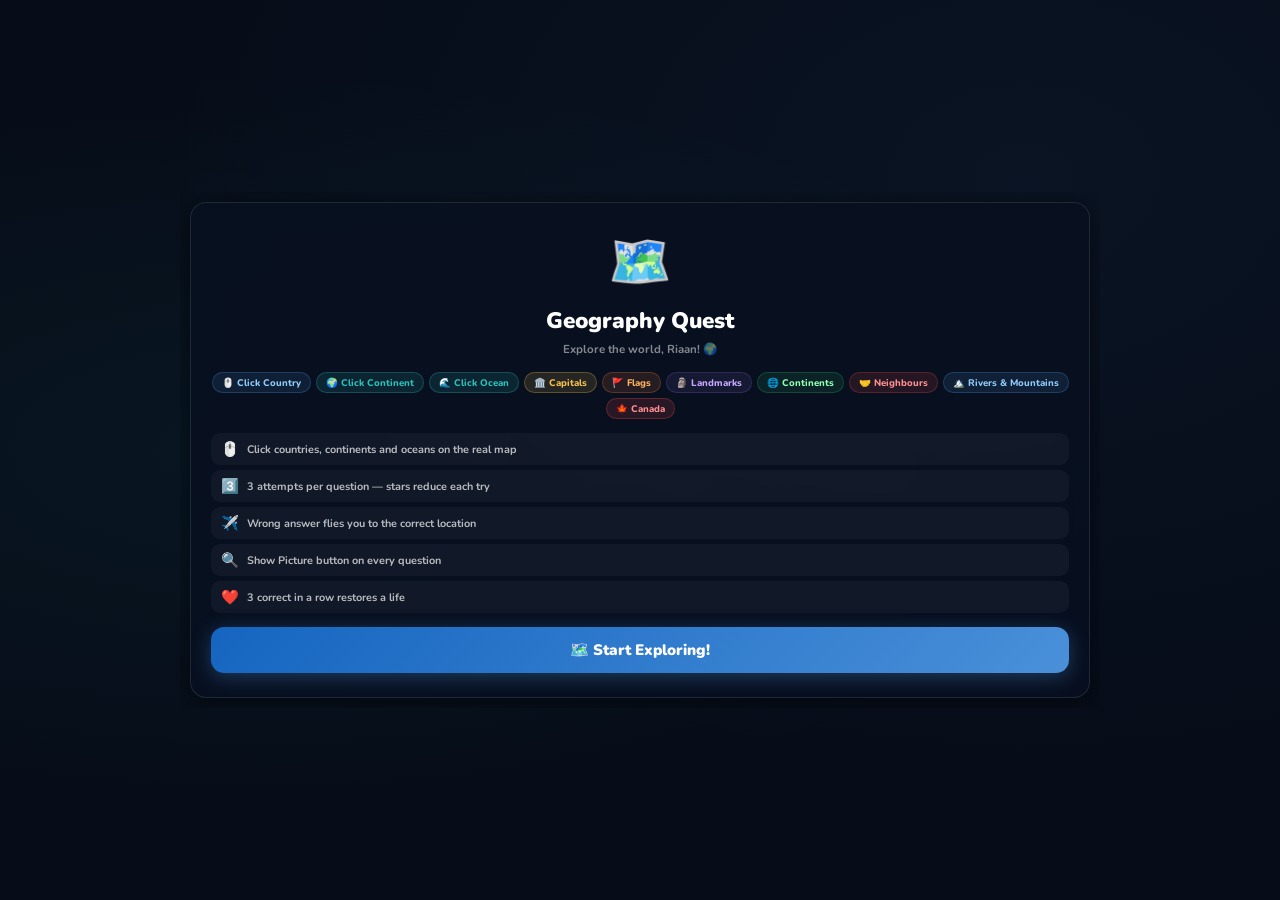
<file: geography-quest.html>
<!DOCTYPE html>
<html lang="en">
<head>
<meta charset="UTF-8">
<meta name="viewport" content="width=device-width, initial-scale=1.0">
<title>Geography Quest 🗺️ — Learning Hub</title>
<link href="https://fonts.googleapis.com/css2?family=Nunito:wght@400;600;700;800;900&display=swap" rel="stylesheet">
<link rel="stylesheet" href="leaflet.css"/>
<style>
:root{
  --teal:#2BBFB8;--teal2:#1A9990;--amber:#F6C04A;--amber2:#E8A020;
  --red:#E84545;--green:#27AE60;--purple:#7C5CBF;--orange:#F07830;
  --blue:#4A90D9;--gc:rgba(8,16,32,0.88);--gb:rgba(255,255,255,0.10);
  --r:16px;--shadow:0 4px 24px rgba(0,0,0,0.5);
}
*{box-sizing:border-box;margin:0;padding:0;-webkit-tap-highlight-color:transparent}
html,body{height:100%;font-family:'Nunito',sans-serif;color:#fff;overflow:hidden}
body{background:#060c18;display:flex;flex-direction:column;align-items:center;justify-content:center}
.bg{position:fixed;inset:0;z-index:0;
  background:radial-gradient(ellipse at 20% 50%,rgba(43,191,184,.06) 0%,transparent 60%),
             radial-gradient(ellipse at 80% 20%,rgba(74,144,217,.06) 0%,transparent 60%),
             #060c18}

.wrap{position:relative;z-index:1;width:100%;max-width:920px;padding:10px;
  display:flex;flex-direction:column;gap:8px;max-height:100vh;overflow-y:auto}
.wrap::-webkit-scrollbar{display:none}

/* HEADER */
.hdr{display:flex;align-items:center;gap:10px;background:var(--gc);backdrop-filter:blur(14px);
  border:1px solid var(--gb);border-radius:var(--r);padding:11px 15px;box-shadow:var(--shadow);flex-shrink:0}
.back-btn{width:32px;height:32px;border-radius:50%;background:rgba(255,255,255,.1);border:none;
  color:#fff;font-size:.95rem;cursor:pointer;display:flex;align-items:center;justify-content:center;flex-shrink:0}
.hdr-title{flex:1;font-size:1rem;font-weight:900;color:#fff}
.hdr-sub{font-size:.62rem;font-weight:700;color:rgba(255,255,255,.45)}
.lives{display:flex;gap:2px;font-size:1rem}
.star-count{font-size:.9rem;font-weight:900;color:var(--amber);white-space:nowrap}

/* INFO ROW */
.info-row{display:flex;gap:7px;flex-shrink:0}
.info-box{flex:1;background:var(--gc);backdrop-filter:blur(14px);border:1px solid var(--gb);
  border-radius:11px;padding:7px 9px;text-align:center;box-shadow:var(--shadow)}
.ib-val{font-size:.95rem;font-weight:900;color:#fff;line-height:1}
.ib-lbl{font-size:.5rem;font-weight:700;color:rgba(255,255,255,.4);margin-top:2px;text-transform:uppercase}
.ib-val.blue{color:#90CAF9}.ib-val.amber{color:var(--amber)}
.streak-badge{display:inline-flex;align-items:center;gap:3px;border-radius:99px;padding:3px 9px;
  font-size:.7rem;font-weight:900;background:rgba(74,144,217,.15);
  border:1px solid rgba(74,144,217,.3);color:#90CAF9;transition:all .3s}
.streak-badge.s3{background:rgba(43,191,184,.15);border-color:rgba(43,191,184,.3);color:var(--teal)}
.streak-badge.s5{background:rgba(246,192,74,.15);border-color:rgba(246,192,74,.3);color:var(--amber)}
.streak-badge.s7{background:rgba(232,69,122,.15);border-color:rgba(232,69,122,.3);color:#FF8FAA;animation:mp .6s ease infinite alternate}
@keyframes mp{from{transform:scale(1)}to{transform:scale(1.08)}}

/* POPUPS */
.popup-overlay{position:fixed;top:50%;left:50%;transform:translate(-50%,-50%) scale(0);
  z-index:9999;text-align:center;pointer-events:none;
  transition:all .25s cubic-bezier(.34,1.56,.64,1);
  background:rgba(6,12,24,0.95);backdrop-filter:blur(18px);
  border-radius:24px;padding:20px 32px;box-shadow:0 8px 40px rgba(0,0,0,0.7)}
.popup-overlay.combo{border:1.5px solid rgba(74,144,217,0.3)}
.popup-overlay.life{border:1.5px solid rgba(232,69,122,0.35);box-shadow:0 8px 40px rgba(232,69,122,0.2)}
.popup-overlay.show{transform:translate(-50%,-50%) scale(1)}
.popup-overlay.hide{transform:translate(-50%,-50%) scale(0);opacity:0}
.po-text{font-size:1.9rem;font-weight:900;white-space:nowrap}
.po-sub{font-size:.85rem;font-weight:800;color:rgba(255,255,255,.65);margin-top:3px}

/* MAP */
.map-wrap{border-radius:var(--r);overflow:hidden;border:2px solid rgba(74,144,217,.5);
  box-shadow:var(--shadow),0 0 24px rgba(74,144,217,.2);flex-shrink:0;position:relative}
#map{height:440px;width:100%;background:#e8edf0}
.map-instruction{position:absolute;top:8px;left:50%;transform:translateX(-50%);z-index:1000;
  background:rgba(6,12,24,.88);backdrop-filter:blur(8px);border:1px solid rgba(255,255,255,.15);
  border-radius:99px;padding:5px 14px;font-size:.68rem;font-weight:800;color:rgba(255,255,255,.8);
  white-space:nowrap;pointer-events:none;display:none}
.map-instruction.show{display:block}
.attempt-badge{position:absolute;bottom:8px;right:8px;z-index:1000;
  background:rgba(6,12,24,.88);backdrop-filter:blur(8px);border-radius:99px;
  padding:4px 10px;font-size:.65rem;font-weight:900;display:none}
.attempt-badge.show{display:block}

/* QUESTION CARD */
.q-card{background:var(--gc);backdrop-filter:blur(14px);border:1.5px solid rgba(74,144,217,.2);
  border-radius:var(--r);padding:16px;box-shadow:var(--shadow),0 0 14px rgba(74,144,217,.08)}
.q-meta{display:flex;align-items:center;justify-content:space-between;margin-bottom:10px}
.mode-tag{font-size:.63rem;font-weight:900;border-radius:99px;padding:3px 11px;border:1px solid}
.mode-tag.clickcountry{background:rgba(74,144,217,.12);color:#90CAF9;border-color:rgba(74,144,217,.25)}
.mode-tag.clickcontinent{background:rgba(43,191,184,.12);color:var(--teal);border-color:rgba(43,191,184,.25)}
.mode-tag.clickocean{background:rgba(43,191,184,.12);color:var(--teal);border-color:rgba(43,191,184,.25)}
.mode-tag.capital{background:rgba(246,192,74,.12);color:var(--amber);border-color:rgba(246,192,74,.25)}
.mode-tag.flag{background:rgba(240,120,48,.12);color:#FFB060;border-color:rgba(240,120,48,.25)}
.mode-tag.landmark{background:rgba(124,92,191,.12);color:#C8A8FF;border-color:rgba(124,92,191,.25)}
.mode-tag.continent_of{background:rgba(39,174,96,.12);color:#90FFB0;border-color:rgba(39,174,96,.25)}
.mode-tag.neighbour{background:rgba(232,69,69,.12);color:#FF9090;border-color:rgba(232,69,69,.25)}
.mode-tag.rivermountain{background:rgba(74,144,217,.12);color:#90CAF9;border-color:rgba(74,144,217,.25)}
.mode-tag.canada{background:rgba(232,69,69,.15);color:#FF9090;border-color:rgba(232,69,69,.3)}
.q-num{font-size:.6rem;font-weight:800;color:rgba(255,255,255,.35)}
.question{font-size:1.3rem;font-weight:900;color:#fff;text-align:center;margin-bottom:12px;
  line-height:1.35;min-height:40px;display:flex;align-items:center;justify-content:center}
.question.small{font-size:1rem}
.flag-display{font-size:3.5rem;text-align:center;margin-bottom:10px;
  animation:bounce .8s ease-in-out infinite alternate}
@keyframes bounce{from{transform:scale(1)}to{transform:scale(1.08)}}

/* MCQ */
.opts{display:grid;grid-template-columns:1fr 1fr;gap:7px;margin-bottom:8px}
.opt{padding:11px 9px;background:rgba(255,255,255,.06);border:1.5px solid rgba(255,255,255,.1);
  border-radius:12px;font-family:'Nunito',sans-serif;font-size:.85rem;font-weight:800;
  color:#fff;cursor:pointer;transition:all .15s;text-align:center}
.opt:hover:not(:disabled){background:rgba(74,144,217,.15);border-color:var(--blue);transform:translateY(-2px)}
.opt.correct{background:rgba(39,174,96,.2)!important;border-color:var(--green)!important;color:#90FFB0!important}
.opt.wrong{background:rgba(232,69,69,.15)!important;border-color:var(--red)!important;color:#FF9090!important;animation:shake .3s ease}

/* ATTEMPTS */
.attempts-row{display:flex;align-items:center;gap:6px;margin-bottom:8px;justify-content:center}
.attempt-dot{width:10px;height:10px;border-radius:50%;background:rgba(255,255,255,.15);
  border:1.5px solid rgba(255,255,255,.2);transition:all .3s}
.attempt-dot.used{background:var(--red);border-color:var(--red)}
.attempt-dot.current{background:var(--amber);border-color:var(--amber);animation:pulse .8s ease infinite}
@keyframes pulse{0%,100%{transform:scale(1)}50%{transform:scale(1.3)}}
.attempt-lbl{font-size:.62rem;font-weight:700;color:rgba(255,255,255,.4)}

/* FEEDBACK */
.feedback-row{min-height:28px;font-size:.8rem;font-weight:800;text-align:center;
  display:flex;align-items:center;justify-content:center;gap:6px;margin-bottom:6px}
.feedback-row.ok{color:#90FFB0}.feedback-row.no{color:#FF9090}.feedback-row.try{color:var(--amber)}

/* BOTTOM BUTTONS */
.btn-row{display:flex;gap:7px;margin-top:6px}
.show-pic-btn{flex:1;padding:8px;background:rgba(74,144,217,.1);border:1.5px solid rgba(74,144,217,.2);
  border-radius:10px;font-family:'Nunito',sans-serif;font-size:.68rem;font-weight:800;
  color:#90CAF9;cursor:pointer;transition:all .2s;display:flex;align-items:center;justify-content:center;gap:5px}
.show-pic-btn:hover{background:rgba(74,144,217,.2);border-color:var(--blue)}
.hint-btn{flex:1;padding:8px;background:rgba(246,192,74,.08);border:1.5px solid rgba(246,192,74,.2);
  border-radius:10px;font-family:'Nunito',sans-serif;font-size:.68rem;font-weight:800;
  color:rgba(246,192,74,.7);cursor:pointer;transition:all .2s;display:flex;align-items:center;justify-content:center;gap:5px}
.hint-btn:hover{background:rgba(246,192,74,.15)}
.hint-btn.used{opacity:.4;cursor:default}
.hint-box{background:rgba(246,192,74,.07);border:1px solid rgba(246,192,74,.18);
  border-radius:10px;padding:8px 12px;margin-top:6px;display:none}
.hint-box.show{display:block}
.hint-txt{font-size:.72rem;font-weight:700;color:rgba(255,255,255,.7)}

/* EXPLANATION */
.explanation-card{margin-top:10px;border-radius:13px;padding:13px 15px;display:none;animation:slideDown .3s ease}
.explanation-card.show{display:block}
.explanation-card.ok{background:rgba(39,174,96,.1);border:1.5px solid rgba(39,174,96,.22)}
.explanation-card.no{background:rgba(232,69,69,.08);border:1.5px solid rgba(232,69,69,.2)}
.ex-result{display:flex;align-items:center;gap:8px;margin-bottom:6px}
.ex-icon{font-size:1.2rem;flex-shrink:0}
.ex-answer{font-size:.88rem;font-weight:900;color:#fff}
.ex-answer span{color:var(--amber)}
.ex-explain{font-size:.74rem;font-weight:700;color:rgba(255,255,255,.7);line-height:1.55;margin-bottom:7px}
.ex-fact{background:rgba(74,144,217,.08);border:1px solid rgba(74,144,217,.18);
  border-radius:9px;padding:8px 11px;margin-bottom:9px}
.ex-fact-lbl{font-size:.57rem;font-weight:900;color:#90CAF9;text-transform:uppercase;letter-spacing:.5px;margin-bottom:2px}
.ex-fact-txt{font-size:.72rem;font-weight:700;color:rgba(255,255,255,.75);line-height:1.5}
.ex-next{width:100%;padding:10px;border:none;border-radius:11px;font-family:'Nunito',sans-serif;
  font-size:.85rem;font-weight:900;cursor:pointer;color:#fff}
.ex-next.ok{background:linear-gradient(135deg,var(--green),#52D08A)}
.ex-next.no{background:linear-gradient(135deg,var(--teal2),var(--teal))}

@keyframes shake{0%,100%{transform:translateX(0)}25%{transform:translateX(-8px)}75%{transform:translateX(8px)}}
@keyframes slideDown{from{opacity:0;transform:translateY(-8px)}to{opacity:1;transform:translateY(0)}}
@keyframes popIn{0%{transform:scale(.94)}60%{transform:scale(1.05)}100%{transform:scale(1)}}

/* SCREENS */
.screen{display:none}.screen.active{display:flex;flex-direction:column;gap:8px}

/* START */
.start-card{background:var(--gc);backdrop-filter:blur(14px);border:1px solid var(--gb);
  border-radius:var(--r);padding:24px 20px;text-align:center;box-shadow:var(--shadow)}
.start-icon{font-size:3.2rem;margin-bottom:8px;display:block;animation:float 3s ease-in-out infinite}
@keyframes float{0%,100%{transform:translateY(0)}50%{transform:translateY(-8px)}}
.start-title{font-size:1.4rem;font-weight:900;color:#fff;margin-bottom:4px}
.start-sub{font-size:.72rem;font-weight:700;color:rgba(255,255,255,.5);margin-bottom:14px;line-height:1.6}
.modes-chips{display:flex;flex-wrap:wrap;gap:5px;justify-content:center;margin-bottom:14px}
.mode-chip{font-size:.6rem;font-weight:800;border-radius:99px;padding:3px 9px;border:1px solid}
.rules{display:flex;flex-direction:column;gap:5px;text-align:left;margin-bottom:14px}
.rule{display:flex;align-items:center;gap:8px;background:rgba(255,255,255,.04);border-radius:9px;padding:6px 10px}
.rule-ico{font-size:.9rem;flex-shrink:0}
.rule-txt{font-size:.68rem;font-weight:700;color:rgba(255,255,255,.7)}
.start-btn{width:100%;padding:13px;border:none;border-radius:13px;
  background:linear-gradient(135deg,#1565C0,var(--blue));
  color:#fff;font-family:'Nunito',sans-serif;font-size:.95rem;font-weight:900;
  cursor:pointer;box-shadow:0 4px 20px rgba(74,144,217,.35);transition:all .2s}
.start-btn:hover{transform:translateY(-2px)}
.pb-row{display:flex;align-items:center;justify-content:center;gap:6px;margin-top:9px;
  font-size:.7rem;font-weight:700;color:rgba(255,255,255,.4)}
.pb-val{color:var(--amber);font-weight:900}

/* ROUND END */
.re-card{background:var(--gc);backdrop-filter:blur(14px);border:1px solid var(--gb);
  border-radius:var(--r);padding:20px 16px;text-align:center;box-shadow:var(--shadow)}
.re-icon{font-size:2.6rem;margin-bottom:6px;display:block}
.re-title{font-size:1.1rem;font-weight:900;color:#fff;margin-bottom:3px}
.re-stats{display:flex;gap:7px;margin:10px 0}
.re-stat{flex:1;background:rgba(255,255,255,.06);border-radius:10px;padding:9px;text-align:center}
.re-sv{font-size:1.1rem;font-weight:900;color:var(--blue)}
.re-sl{font-size:.53rem;font-weight:700;color:rgba(255,255,255,.4);margin-top:2px}
.re-btn{width:100%;padding:10px;border:none;border-radius:12px;font-family:'Nunito',sans-serif;font-size:.85rem;font-weight:900;cursor:pointer;transition:all .2s}
.re-btn.next{background:linear-gradient(135deg,#1565C0,var(--blue));color:#fff;box-shadow:0 3px 12px rgba(74,144,217,.3)}
.re-btn.home{background:rgba(255,255,255,.07);color:rgba(255,255,255,.5);margin-top:6px}

/* GAME OVER */
.go-card{background:var(--gc);backdrop-filter:blur(14px);border:1px solid var(--gb);
  border-radius:var(--r);padding:24px 18px;text-align:center;box-shadow:var(--shadow)}
.go-trophy{font-size:3.8rem;margin-bottom:7px;display:block;animation:float 2s ease-in-out infinite}
.go-title{font-size:1.3rem;font-weight:900;color:#fff;margin-bottom:3px}
.go-score{font-size:2.4rem;font-weight:900;color:#90CAF9;line-height:1}
.go-earned{font-size:.85rem;font-weight:800;color:#90FFB0;margin-top:3px}
.go-msg{font-size:.74rem;font-weight:700;color:rgba(255,255,255,.5);margin:7px 0 3px;line-height:1.5}
.new-best{background:linear-gradient(135deg,rgba(74,144,217,.2),rgba(43,191,184,.15));
  border:1px solid rgba(74,144,217,.3);border-radius:10px;padding:8px 13px;
  font-size:.78rem;font-weight:900;color:#90CAF9;margin:7px 0;animation:popIn .4s ease}
.go-stats{display:flex;gap:6px;margin-bottom:12px}
.go-stat{flex:1;background:rgba(255,255,255,.06);border-radius:10px;padding:8px;text-align:center}
.go-sv{font-size:1rem;font-weight:900;color:#fff}
.go-sl{font-size:.5rem;font-weight:700;color:rgba(255,255,255,.4);margin-top:2px}
.go-btns{display:flex;flex-direction:column;gap:6px}
.go-btn{width:100%;padding:10px;border:none;border-radius:12px;font-family:'Nunito',sans-serif;font-size:.85rem;font-weight:900;cursor:pointer;transition:all .2s}
.go-btn.play{background:linear-gradient(135deg,#1565C0,var(--blue));color:#fff;box-shadow:0 4px 20px rgba(74,144,217,.35)}
.go-btn.home{background:rgba(255,255,255,.07);color:rgba(255,255,255,.5)}

/* Leaflet overrides */
.leaflet-container{background:#e8edf0!important;font-family:'Nunito',sans-serif!important}
.leaflet-popup-content-wrapper{background:rgba(6,12,24,.95)!important;color:#fff!important;
  border:1px solid rgba(255,255,255,.15)!important;border-radius:12px!important;
  backdrop-filter:blur(14px)!important;box-shadow:0 4px 20px rgba(0,0,0,.5)!important}
.leaflet-popup-tip{background:rgba(6,12,24,.95)!important}
.leaflet-popup-content{font-family:'Nunito',sans-serif!important;font-weight:700!important;font-size:.82rem!important}
.leaflet-control-zoom a{background:rgba(6,12,24,.9)!important;color:#fff!important;
  border-color:rgba(255,255,255,.15)!important}
.leaflet-control-attribution{background:rgba(6,12,24,.7)!important;color:rgba(255,255,255,.3)!important;font-size:.45rem!important}
</style>
</head>
<body>
<div class="bg"></div>
<div class="popup-overlay combo" id="combo-popup">
  <div class="po-text" id="combo-text">EXPLORER! 🗺️</div>
  <div class="po-sub" id="combo-sub">3 in a row!</div>
</div>
<div class="popup-overlay life" id="life-popup">
  <div class="po-text">❤️ Life Restored!</div>
  <div class="po-sub">3 correct in a row!</div>
</div>

<div class="wrap">
  <!-- START -->
  <div id="startScreen" class="screen active">
    <div class="start-card">
      <span class="start-icon">🗺️</span>
      <div class="start-title">Geography Quest</div>
      <div class="start-sub" id="start-greeting">Explore the world, one question at a time!</div>
      <div class="modes-chips" id="modes-chips"></div>
      <div class="rules">
        <div class="rule"><span class="rule-ico">🖱️</span><span class="rule-txt">Click countries, continents and oceans on the real map</span></div>
        <div class="rule"><span class="rule-ico">3️⃣</span><span class="rule-txt">3 attempts per question — stars reduce each try</span></div>
        <div class="rule"><span class="rule-ico">✈️</span><span class="rule-txt">Wrong answer flies you to the correct location</span></div>
        <div class="rule"><span class="rule-ico">🔍</span><span class="rule-txt">Show Picture button on every question</span></div>
        <div class="rule"><span class="rule-ico">❤️</span><span class="rule-txt">3 correct in a row restores a life</span></div>
      </div>
      <button class="start-btn" onclick="startGame()">🗺️ Start Exploring!</button>
      <div class="pb-row" id="pb-row" style="display:none">🏆 Personal Best: <span class="pb-val" id="pb-val">0</span> stars</div>
    </div>
  </div>

  <!-- GAME -->
  <div id="gameScreen" class="screen">
    <div class="hdr">
      <button class="back-btn" onclick="confirmQuit()">←</button>
      <div style="flex:1">
        <div class="hdr-title">🗺️ Geography Quest</div>
        <div class="hdr-sub" id="g-player-label">Riaan · Grade 3</div>
      </div>
      <div class="lives" id="lives-display">❤️❤️❤️</div>
      <div class="star-count">⭐ <span id="g-stars">0</span></div>
    </div>
    <div class="info-row">
      <div class="info-box"><div class="ib-val blue" id="g-round">1</div><div class="ib-lbl">Round</div></div>
      <div class="info-box"><div class="ib-val" id="g-qnum">1/10</div><div class="ib-lbl">Question</div></div>
      <div class="info-box" style="flex:1.4">
        <div class="ib-val" id="g-mode-display" style="font-size:.7rem;color:rgba(255,255,255,.7)">Click Country</div>
        <div class="ib-lbl">Mode</div>
      </div>
      <div class="info-box" style="display:flex;align-items:center;justify-content:center">
        <div id="streak-badge" class="streak-badge">0 🗺️</div>
      </div>
    </div>
    <!-- MAP -->
    <div class="map-wrap">
      <div id="map"></div>
      <div class="map-instruction" id="map-instruction">👆 Click on the map</div>
      <div class="attempt-badge" id="attempt-badge"></div>
    </div>
    <!-- QUESTION CARD -->
    <div class="q-card">
      <div class="q-meta">
        <span class="mode-tag" id="g-mode-tag">Click Country</span>
        <span class="q-num" id="g-qnum2">Q 1/10</span>
      </div>
      <div id="flag-area"></div>
      <div class="question" id="g-question">Loading...</div>
      <div class="attempts-row" id="attempts-row">
        <span class="attempt-lbl">Attempts:</span>
        <div class="attempt-dot current" id="dot-0"></div>
        <div class="attempt-dot" id="dot-1"></div>
        <div class="attempt-dot" id="dot-2"></div>
      </div>
      <div class="feedback-row" id="g-feedback"></div>
      <div id="opts-area"></div>
      <div class="btn-row">
        <button class="show-pic-btn" id="show-pic-btn" onclick="showPicture()">🔍 Show Picture</button>
        <button class="hint-btn" id="hint-btn" onclick="useHint()">💡 Hint</button>
      </div>
      <div class="hint-box" id="hint-box"><div class="hint-txt" id="hint-txt"></div></div>
      <div class="explanation-card" id="explanation-card">
        <div class="ex-result">
          <span class="ex-icon" id="ex-icon">✅</span>
          <span class="ex-answer" id="ex-answer">Correct!</span>
        </div>
        <div class="ex-explain" id="ex-explain"></div>
        <div class="ex-fact">
          <div class="ex-fact-lbl">🌍 Geography Fact</div>
          <div class="ex-fact-txt" id="ex-fact-txt"></div>
        </div>
        <button class="ex-next" id="ex-next" onclick="advanceQuestion()">Next →</button>
      </div>
    </div>
  </div>

  <!-- ROUND END -->
  <div id="roundEndScreen" class="screen">
    <div class="re-card">
      <span class="re-icon" id="re-icon">⭐</span>
      <div class="re-title" id="re-title">Round 1 Complete!</div>
      <div class="re-stats">
        <div class="re-stat"><div class="re-sv" id="re-correct">0</div><div class="re-sl">Correct</div></div>
        <div class="re-stat"><div class="re-sv" id="re-acc">0%</div><div class="re-sl">Accuracy</div></div>
        <div class="re-stat"><div class="re-sv" id="re-stars-r">0</div><div class="re-sl">Stars</div></div>
        <div class="re-stat"><div class="re-sv" id="re-streak-r">0</div><div class="re-sl">Best Streak</div></div>
      </div>
      <div style="font-size:.72rem;font-weight:700;color:rgba(255,255,255,.45);margin-bottom:11px;text-align:center" id="re-msg"></div>
      <button class="re-btn next" id="re-next-btn" onclick="nextRound()">Round 2 →</button>
      <button class="re-btn home" onclick="goHome()">🏠 Back to Hub</button>
    </div>
  </div>

  <!-- GAME OVER -->
  <div id="gameOverScreen" class="screen">
    <div class="go-card">
      <span class="go-trophy" id="go-trophy">🏆</span>
      <div class="go-title">Quest Complete!</div>
      <div class="go-score" id="go-score">0 ⭐</div>
      <div class="go-earned" id="go-earned">+0 stars saved</div>
      <div id="new-best-banner" class="new-best" style="display:none">🏆 NEW PERSONAL BEST!</div>
      <div class="go-msg" id="go-msg">Great explorer!</div>
      <div class="go-stats">
        <div class="go-stat"><div class="go-sv" id="go-rounds">1</div><div class="go-sl">Rounds</div></div>
        <div class="go-stat"><div class="go-sv" id="go-correct">0</div><div class="go-sl">Correct</div></div>
        <div class="go-stat"><div class="go-sv" id="go-streak">0</div><div class="go-sl">Best Streak</div></div>
        <div class="go-stat"><div class="go-sv" id="go-pb">0</div><div class="go-sl">Personal Best</div></div>
      </div>
      <div class="go-btns">
        <button class="go-btn play" onclick="restartGame()">🗺️ Play Again</button>
        <button class="go-btn home" onclick="goHome()">🏠 Back to Hub</button>
      </div>
    </div>
  </div>
</div>

<script src="leaflet.js"></script>
<script>
function loadLeaflet(cb){cb();}
</script>
<script>
const SB='https://tnhgihzfwqsflpueivwe.supabase.co',KEY='sb_publishable_MOfPmwQ3sKgia0bnOfrIdw_rY7FaJCr';
const db=(p,o={})=>fetch(`${SB}/rest/v1/${p}`,{headers:{'apikey':KEY,'Authorization':`Bearer ${KEY}`,'Content-Type':'application/json','Prefer':o.prefer||'return=representation',...o.headers},method:o.method||'GET',body:o.body?JSON.stringify(o.body):undefined}).then(r=>r.json()).catch(()=>[]);

const params=new URLSearchParams(window.location.search);
const playerName=params.get('player')||'riaan';
const isQuest=params.get('quest')==='1'; // only quest-launched plays earn stars
let playerId=null,playerGrade=3,personalBest=0;

// ── MAP ───────────────────────────────────────────────────────────
let map,geojsonLayer,currentMarker,correctMarker;
let mapClickEnabled=false,mapClickHandler=null;

function initMap(){
  map=L.map('map',{
    zoomControl:true,attributionControl:true,
    scrollWheelZoom:false,
    minZoom:2,maxZoom:6,
    worldCopyJump:false,
    maxBounds:[[-90,-180],[90,180]],
    maxBoundsViscosity:1.0
  });
  L.tileLayer('https://{s}.basemaps.cartocdn.com/light_nolabels/{z}/{x}/{y}{r}.png',{
    attribution:'© OpenStreetMap © CARTO',maxZoom:6,subdomains:'abcd',noWrap:true
  }).addTo(map);
  map.setView([20,10],2);
  map.setMaxZoom(5);
}

function loadGeoJSON(){
  return fetch('https://raw.githubusercontent.com/holtzy/D3-graph-gallery/master/DATA/world.geojson')
    .then(r=>r.json())
    .then(data=>{
      geojsonLayer=L.geoJSON(data,{
        style:()=>({color:'#4A90D9',weight:0.8,fillColor:'#C8DCF0',fillOpacity:0.7}),
        onEachFeature:(feature,layer)=>{
          layer.on({
            mouseover:e=>{
              if(mapClickEnabled){
                e.target.setStyle({fillColor:'#4A90D9',fillOpacity:0.6,weight:2,color:'#1565C0'});
                e.target.bringToFront();
              }
            },
            mouseout:e=>{
              if(mapClickEnabled&&!e.target._highlighted){
                geojsonLayer.resetStyle(e.target);
              }
            },
            click:e=>{
              if(mapClickEnabled&&mapClickHandler){
                L.DomEvent.stopPropagation(e);
                mapClickHandler(feature.properties.name,layer,e);
              }
            }
          });
        }
      }).addTo(map);
    }).catch(err=>console.log('GeoJSON load failed',err));
}

function enableMapClick(handler){
  mapClickEnabled=true;
  mapClickHandler=handler;
  document.getElementById('map-instruction').className='map-instruction show';
}

function disableMapClick(){
  mapClickEnabled=false;
  mapClickHandler=null;
  document.getElementById('map-instruction').className='map-instruction';
}

// Name aliases for GeoJSON mismatches
const NAME_ALIASES={
  'United States':'United States of America',
  'United Kingdom':'United Kingdom of Great Britain and Northern Ireland',
  'Russia':'Russian Federation',
  'South Korea':'Republic of Korea',
  'North Korea':'Democratic People\'s Republic of Korea',
  'Iran':'Islamic Republic of Iran',
  'Syria':'Syrian Arab Republic',
  'Tanzania':'United Republic of Tanzania',
  'Bolivia':'Bolivia (Plurinational State of)',
  'Venezuela':'Venezuela (Bolivarian Republic of)',
  'Czech Republic':'Czechia',
  'Macedonia':'North Macedonia',
  'East Timor':'Timor-Leste',
  'Ivory Coast':'Côte d\'Ivoire',
  'Congo':'Democratic Republic of the Congo',
};

function resolveCountryName(name){
  return NAME_ALIASES[name]||name;
}

function highlightCountry(name,color){
  if(!geojsonLayer)return;
  const resolved=resolveCountryName(name);
  geojsonLayer.eachLayer(layer=>{
    if(!layer.feature)return;
    const n=layer.feature.properties.name;
    if(n===name||n===resolved||n.includes(name)||name.includes(n)){
      layer.setStyle({fillColor:color,fillOpacity:0.85,color:color==='#52D08A'?'#27AE60':color==='#F6C04A'?'#E8A020':'#E84545',weight:2.5});
      layer._highlighted=true;
      layer.bringToFront();
    }
  });
}

function highlightContinent(q){
  if(!geojsonLayer||!q)return;
  // For continent questions highlight all countries in that continent softly
  const cont=CONTINENTS.find(c=>c.name===q.answer);
  if(!cont)return;
  cont.countries.forEach(cn=>highlightCountry(cn,'rgba(74,144,217,0.4)'));
}

function addPinMarker(lat,lng,label,color){
  if(!map)return;
  if(currentMarker)map.removeLayer(currentMarker);
  const icon=L.divIcon({
    html:`<div style="background:${color};border:3px solid #fff;border-radius:50% 50% 50% 0;
      width:18px;height:18px;transform:rotate(-45deg);
      box-shadow:0 2px 8px rgba(0,0,0,.4)"></div>`,
    iconSize:[18,18],iconAnchor:[9,18],className:''
  });
  currentMarker=L.marker([lat,lng],{icon}).addTo(map)
    .bindPopup(`<b style="color:#1A2B22">${label}</b>`,{className:'geo-popup'}).openPopup();
}

function resetAllStyles(){
  if(!geojsonLayer)return;
  geojsonLayer.eachLayer(l=>{l._highlighted=false;});
  geojsonLayer.resetStyle();
}

function flyToLocation(lat,lng,zoom=4){/* zoom disabled */}

function addMarker(lat,lng,label,color='#F6C04A'){
  if(currentMarker)map.removeLayer(currentMarker);
  const icon=L.divIcon({html:`<div style="background:${color};border:2px solid #fff;border-radius:50%;width:14px;height:14px;box-shadow:0 0 8px ${color}"></div>`,iconSize:[14,14],iconAnchor:[7,7],className:''});
  currentMarker=L.marker([lat,lng],{icon}).addTo(map).bindPopup(`<b>${label}</b>`).openPopup();
}

// ── QUESTION DATA ─────────────────────────────────────────────────
const COUNTRIES=[
  {name:'Canada',lat:60,lng:-95,continent:'North America',capital:'Ottawa',flag:'🇨🇦',
    neighbours:['United States'],fact:'Canada is the second largest country in the world and has the longest coastline!',
    landmark:'CN Tower',currency:'Canadian Dollar',language:'English and French'},
  {name:'United States',lat:38,lng:-97,continent:'North America',capital:'Washington D.C.',flag:'🇺🇸',
    neighbours:['Canada','Mexico'],fact:'The USA has the world\'s largest economy and spans 6 time zones!',
    landmark:'Statue of Liberty',currency:'US Dollar',language:'English'},
  {name:'Brazil',lat:-10,lng:-55,continent:'South America',capital:'Brasília',flag:'🇧🇷',
    neighbours:['Argentina','Peru','Colombia','Venezuela','Bolivia','Paraguay','Uruguay'],
    fact:'Brazil contains 60% of the Amazon rainforest and is the largest country in South America!',
    landmark:'Christ the Redeemer',currency:'Real',language:'Portuguese'},
  {name:'United Kingdom',lat:55,lng:-3,continent:'Europe',capital:'London',flag:'🇬🇧',
    neighbours:['Ireland'],fact:'The UK includes England, Scotland, Wales and Northern Ireland on two islands!',
    landmark:'Big Ben',currency:'Pound Sterling',language:'English'},
  {name:'France',lat:46,lng:2,continent:'Europe',capital:'Paris',flag:'🇫🇷',
    neighbours:['Spain','Germany','Italy','Belgium','Switzerland'],
    fact:'France is the most visited country in the world with over 90 million tourists per year!',
    landmark:'Eiffel Tower',currency:'Euro',language:'French'},
  {name:'Germany',lat:51,lng:10,continent:'Europe',capital:'Berlin',flag:'🇩🇪',
    neighbours:['France','Poland','Netherlands','Belgium','Denmark','Czech Republic','Austria','Switzerland','Luxembourg'],
    fact:'Germany invented the car, the aspirin, and the MP3 format!',
    landmark:'Brandenburg Gate',currency:'Euro',language:'German'},
  {name:'Russia',lat:61,lng:105,continent:'Europe/Asia',capital:'Moscow',flag:'🇷🇺',
    neighbours:['Ukraine','Finland','Norway','China','Mongolia','Kazakhstan'],
    fact:'Russia is the largest country on Earth, spanning 11 time zones across two continents!',
    landmark:'Saint Basil\'s Cathedral',currency:'Ruble',language:'Russian'},
  {name:'China',lat:35,lng:105,continent:'Asia',capital:'Beijing',flag:'🇨🇳',
    neighbours:['India','Russia','Mongolia','Vietnam','Myanmar'],
    fact:'China is home to over 1.4 billion people — the most populous country on Earth!',
    landmark:'Great Wall of China',currency:'Yuan',language:'Mandarin Chinese'},
  {name:'India',lat:20,lng:78,continent:'Asia',capital:'New Delhi',flag:'🇮🇳',
    neighbours:['Pakistan','China','Nepal','Bangladesh','Myanmar','Bhutan'],
    fact:'India has the world\'s largest democracy and is the birthplace of chess and the number zero!',
    landmark:'Taj Mahal',currency:'Rupee',language:'Hindi and English'},
  {name:'Japan',lat:36,lng:138,continent:'Asia',capital:'Tokyo',flag:'🇯🇵',
    neighbours:[],fact:'Japan is an archipelago of 6,852 islands and has the world\'s oldest continuous monarchy!',
    landmark:'Mount Fuji',currency:'Yen',language:'Japanese'},
  {name:'Australia',lat:-25,lng:133,continent:'Australia/Oceania',capital:'Canberra',flag:'🇦🇺',
    neighbours:[],fact:'Australia is the only country that is also a continent! It\'s home to 80% of species found nowhere else.',
    landmark:'Sydney Opera House',currency:'Australian Dollar',language:'English'},
  {name:'South Africa',lat:-29,lng:25,continent:'Africa',capital:'Pretoria',flag:'🇿🇦',
    neighbours:['Namibia','Botswana','Zimbabwe','Mozambique','Lesotho','Eswatini'],
    fact:'South Africa has three capital cities — Pretoria (executive), Cape Town (legislative) and Bloemfontein (judicial)!',
    landmark:'Table Mountain',currency:'Rand',language:'11 official languages'},
  {name:'Egypt',lat:27,lng:30,continent:'Africa',capital:'Cairo',flag:'🇪🇬',
    neighbours:['Libya','Sudan','Israel','Jordan'],
    fact:'Ancient Egypt is one of the world\'s oldest civilisations — the pyramids were built over 4,500 years ago!',
    landmark:'Pyramids of Giza',currency:'Egyptian Pound',language:'Arabic'},
  {name:'Nigeria',lat:10,lng:8,continent:'Africa',capital:'Abuja',flag:'🇳🇬',
    neighbours:['Benin','Niger','Chad','Cameroon'],
    fact:'Nigeria is the most populous country in Africa with over 220 million people!',
    landmark:'Zuma Rock',currency:'Naira',language:'English'},
  {name:'Mexico',lat:23,lng:-102,continent:'North America',capital:'Mexico City',flag:'🇲🇽',
    neighbours:['United States','Guatemala','Belize'],
    fact:'Mexico City is one of the largest cities in the world and was built on an ancient Aztec city called Tenochtitlan!',
    landmark:'Chichen Itza',currency:'Peso',language:'Spanish'},
  {name:'Argentina',lat:-34,lng:-64,continent:'South America',capital:'Buenos Aires',flag:'🇦🇷',
    neighbours:['Brazil','Chile','Bolivia','Paraguay','Uruguay'],
    fact:'Argentina is the 8th largest country in the world and shares Iguazu Falls with Brazil!',
    landmark:'Iguazu Falls',currency:'Peso',language:'Spanish'},
  {name:'Saudi Arabia',lat:24,lng:45,continent:'Asia',capital:'Riyadh',flag:'🇸🇦',
    neighbours:['Iraq','Jordan','Kuwait','UAE','Oman','Yemen','Qatar','Bahrain'],
    fact:'Saudi Arabia has the world\'s second largest oil reserves and contains the holy cities of Mecca and Medina!',
    landmark:'Masmak Fortress',currency:'Saudi Riyal',language:'Arabic'},
  {name:'Italy',lat:42,lng:12,continent:'Europe',capital:'Rome',flag:'🇮🇹',
    neighbours:['France','Switzerland','Austria','Slovenia'],
    fact:'Italy has more UNESCO World Heritage Sites than any other country in the world!',
    landmark:'Colosseum',currency:'Euro',language:'Italian'},
  {name:'Spain',lat:40,lng:-3,continent:'Europe',capital:'Madrid',flag:'🇪🇸',
    neighbours:['France','Portugal','Andorra','Morocco'],
    fact:'Spanish is the world\'s second most spoken native language with over 480 million speakers!',
    landmark:'Sagrada Familia',currency:'Euro',language:'Spanish'},
  {name:'Indonesia',lat:-5,lng:120,continent:'Asia',capital:'Jakarta',flag:'🇮🇩',
    neighbours:['Malaysia','Papua New Guinea','East Timor'],
    fact:'Indonesia is the world\'s largest archipelago with over 17,000 islands!',
    landmark:'Borobudur Temple',currency:'Rupiah',language:'Indonesian'},
];

const CONTINENTS=[
  {name:'Africa',lat:2,lng:20,zoom:3,fact:'Africa is the world\'s second largest continent and has 54 countries — more than any other continent!',
    countries:['Nigeria','Egypt','South Africa','Ethiopia','Kenya','Ghana','Tanzania']},
  {name:'Asia',lat:34,lng:100,zoom:3,fact:'Asia is the largest and most populous continent — over 4.7 billion people live there!',
    countries:['China','India','Japan','Indonesia','Saudi Arabia','Russia']},
  {name:'Europe',lat:54,lng:15,zoom:3,fact:'Europe has 44 countries and gave the world democracy, the Renaissance, and the Industrial Revolution!',
    countries:['France','Germany','United Kingdom','Italy','Spain','Russia']},
  {name:'North America',lat:46,lng:-100,zoom:3,fact:'North America includes 23 countries and spans from the Arctic to the tropics!',
    countries:['United States','Canada','Mexico']},
  {name:'South America',lat:-15,lng:-60,zoom:3,fact:'South America is home to the Amazon, the world\'s largest rainforest and river!',
    countries:['Brazil','Argentina','Colombia','Peru','Chile']},
  {name:'Australia',lat:-25,lng:133,zoom:4,fact:'Australia/Oceania is the smallest continent and home to the most unique wildlife on Earth!',
    countries:['Australia']},
  {name:'Antarctica',lat:-80,lng:0,zoom:3,fact:'Antarctica is the coldest, driest, and windiest continent — and has no permanent human population!',
    countries:[]},
];

const OCEANS=[
  {name:'Pacific Ocean',lat:0,lng:-150,zoom:2,fact:'The Pacific Ocean is the largest and deepest ocean — bigger than all the land on Earth combined!'},
  {name:'Atlantic Ocean',lat:10,lng:-30,zoom:2,fact:'The Atlantic Ocean was the first ocean crossed by an aircraft — Charles Lindbergh flew it solo in 1927!'},
  {name:'Indian Ocean',lat:-20,lng:80,zoom:2,fact:'The Indian Ocean is the warmest ocean in the world and borders the most countries!'},
  {name:'Arctic Ocean',lat:85,lng:0,zoom:2,fact:'The Arctic Ocean is the smallest and shallowest ocean and is mostly covered by sea ice!'},
  {name:'Southern Ocean',lat:-70,lng:0,zoom:2,fact:'The Southern Ocean was officially recognized as the 5th ocean only in 2021!'},
];

const LANDMARKS=[
  {name:'Taj Mahal',country:'India',lat:27.17,lng:78.04,fact:'The Taj Mahal was built by Emperor Shah Jahan for his beloved wife Mumtaz Mahal who died in 1631.'},
  {name:'Eiffel Tower',country:'France',lat:48.86,lng:2.29,fact:'The Eiffel Tower was originally meant to be a temporary structure for the 1889 World Fair!'},
  {name:'Great Wall of China',country:'China',lat:40.43,lng:116.57,fact:'The Great Wall of China is over 21,000 km long — the longest man-made structure on Earth!'},
  {name:'Pyramids of Giza',country:'Egypt',lat:29.97,lng:31.13,fact:'The Great Pyramid was the tallest man-made structure for 3,800 years!'},
  {name:'Colosseum',country:'Italy',lat:41.89,lng:12.49,fact:'The Colosseum could hold up to 80,000 spectators and had a retractable roof called the velarium!'},
  {name:'Sydney Opera House',country:'Australia',lat:-33.86,lng:151.21,fact:'The Sydney Opera House took 14 years to build and cost 102 million dollars — 14 times over budget!'},
  {name:'Christ the Redeemer',country:'Brazil',lat:-22.95,lng:-43.21,fact:'Christ the Redeemer is struck by lightning about 6 times a year!'},
  {name:'Statue of Liberty',country:'United States',lat:40.69,lng:-74.04,fact:'The Statue of Liberty was a gift from France to the USA in 1886 to celebrate freedom!'},
  {name:'Big Ben',country:'United Kingdom',lat:51.50,lng:-0.12,fact:'Big Ben is actually the name of the bell inside the clock tower — the tower is called Elizabeth Tower!'},
  {name:'Mount Fuji',country:'Japan',lat:35.36,lng:138.73,fact:'Mount Fuji is an active volcano and is the tallest mountain in Japan at 3,776 metres!'},
];

const CANADA_PROVINCES=[
  {name:'British Columbia',lat:54,lng:-125,capital:'Victoria',fact:'BC is Canada\'s westernmost province and home to the Rocky Mountains, ancient rainforests, and the Pacific coast!'},
  {name:'Ontario',lat:50,lng:-85,capital:'Toronto',fact:'Ontario is home to Niagara Falls and is Canada\'s most populous province!'},
  {name:'Quebec',lat:53,lng:-72,capital:'Quebec City',fact:'Quebec is the largest province and most French-speaking region in Canada!'},
  {name:'Alberta',lat:54,lng:-115,capital:'Edmonton',fact:'Alberta is home to the Canadian Rockies and Banff National Park — one of the most beautiful places on Earth!'},
  {name:'Manitoba',lat:55,lng:-97,capital:'Winnipeg',fact:'Manitoba means "the place where the spirit speaks" in Cree — named after the sound of waves at Lake Manitoba!'},
];

const RIVERS_MOUNTAINS=[
  {q:'Which is the longest river in the world?',opts:['Amazon','Nile','Mississippi','Yangtze'],a:'Nile',
    fact:'The Nile is 6,650 km long. It flows through 11 countries in northeastern Africa!',
    explain:'The Nile River in Africa is the longest river at 6,650 km. The Amazon is the largest by water volume.',
    pic:'longest river Nile Africa'},
  {q:'Which is the tallest mountain on Earth?',opts:['K2','Kangchenjunga','Mount Everest','Mont Blanc'],a:'Mount Everest',
    fact:'Mount Everest is 8,848.86 metres tall and grows about 4mm taller every year!',
    explain:'Mount Everest in the Himalayas on the Nepal-China border is the tallest at 8,848 metres.',
    pic:'Mount Everest Himalayas'},
  {q:'The Amazon River flows through which continent?',opts:['Africa','Asia','South America','North America'],a:'South America',
    fact:'The Amazon River carries 20% of all the fresh water that flows into the world\'s oceans!',
    explain:'The Amazon River is in South America, mostly in Brazil. It\'s the world\'s largest river by water volume.',
    pic:'Amazon River South America'},
  {q:'Which is the largest ocean on Earth?',opts:['Atlantic','Indian','Arctic','Pacific'],a:'Pacific',
    fact:'The Pacific Ocean covers more area than ALL of Earth\'s land combined — about 165 million km²!',
    explain:'The Pacific Ocean is the largest, deepest, and oldest ocean on Earth.',
    pic:'Pacific Ocean satellite view'},
  {q:'Which desert is the largest in the world?',opts:['Sahara','Arabian','Gobi','Antarctic'],a:'Antarctic',
    fact:'The Antarctic Desert is the largest desert at 14.2 million km² — it\'s a cold desert covered in ice!',
    explain:'Antarctica is technically a desert because it receives very little precipitation. The Sahara is the largest HOT desert.',
    pic:'Antarctic desert ice continent'},
  {q:'The Sahara Desert is on which continent?',opts:['Asia','Africa','South America','Australia'],a:'Africa',
    fact:'The Sahara covers about 31% of Africa and is larger than the entire continental United States!',
    explain:'The Sahara Desert is in northern Africa, covering parts of 11 countries.',
    pic:'Sahara desert Africa'},
  {q:'Which country has the most natural lakes?',opts:['Russia','United States','Brazil','Canada'],a:'Canada',
    fact:'Canada has over 2 million lakes — more than all other countries combined! About 9% of Canada is fresh water.',
    explain:'Canada has the most lakes in the world with over 2 million lakes covering 9% of its territory.',
    pic:'Canadian lakes nature'},
];

// ── Game State ────────────────────────────────────────────────────
let G={round:1,qIdx:0,lives:3,stars:0,correct:0,totalCorrect:0,totalAsked:0,
  streak:0,bestStreak:0,sessionBestStreak:0,answered:false,roundStars:0,
  question:null,qBank:[],bankIdx:0,
  attempts:0,maxAttempts:3,
  lifeRestoreStreak:0,hintUsed:false,hintTimer:null};

function shuffle(a){const r=[...a];for(let i=r.length-1;i>0;i--){const j=Math.floor(Math.random()*(i+1));[r[i],r[j]]=[r[j],r[i]];}return r;}
function rand(min,max){return Math.floor(Math.random()*(max-min+1))+min;}
function cap(s){return s.charAt(0).toUpperCase()+s.slice(1);}

// ── Question Builder ──────────────────────────────────────────────
function buildQuestionBank(grade){
  const bank=[];
  const countries=shuffle([...COUNTRIES]);
  const continents=shuffle([...CONTINENTS]);
  const oceans=shuffle([...OCEANS]);
  const landmarks=shuffle([...LANDMARKS]);
  const canada=shuffle([...CANADA_PROVINCES]);
  const rivers=shuffle([...RIVERS_MOUNTAINS]);

  // Click country questions
  countries.slice(0,8).forEach(c=>{
    bank.push({mode:'clickcountry',display:'Click the Country',
      q:`Find and click ${c.name} on the map 🖱️`,
      answer:c.name,lat:c.lat,lng:c.lng,zoom:4,
      explain:`${c.name} is in ${c.continent}. Its capital is ${c.capital}.`,
      fact:c.fact,pic:`${c.name} country map`,hint:`${c.name} is in ${c.continent}`,flag:c.flag});
  });

  // Click continent
  continents.slice(0,4).forEach(c=>{
    bank.push({mode:'clickcontinent',display:'Click the Continent',
      q:`Click on ${c.name} on the map 🌍`,
      answer:c.name,lat:c.lat,lng:c.lng,zoom:c.zoom,
      explain:`${c.name} includes countries like ${c.countries.slice(0,3).join(', ')}.`,
      fact:c.fact,pic:`${c.name} continent satellite`,hint:`${c.name} is one of the 7 continents`});
  });

  // Capital MCQ
  countries.slice(0,10).forEach(c=>{
    const wrong=shuffle(COUNTRIES.filter(x=>x.name!==c.name)).slice(0,3).map(x=>x.capital);
    bank.push({mode:'capital',display:'Capital City',
      q:`What is the capital of ${c.name}?`,
      opts:shuffle([c.capital,...wrong]),answer:c.capital,lat:c.lat,lng:c.lng,zoom:4,
      explain:`${c.capital} is the capital city of ${c.name}, located in ${c.continent}.`,
      fact:c.fact,pic:`${c.capital} capital city ${c.name}`,hint:`The capital starts with "${c.capital[0]}"`});
  });

  // Flag to country
  countries.slice(0,8).forEach(c=>{
    const wrong=shuffle(COUNTRIES.filter(x=>x.name!==c.name)).slice(0,3).map(x=>x.name);
    bank.push({mode:'flag',display:'Flag Quiz',
      q:`Which country does this flag belong to?`,flag:c.flag,
      opts:shuffle([c.name,...wrong]),answer:c.name,lat:c.lat,lng:c.lng,zoom:4,
      explain:`${c.flag} is the flag of ${c.name}. Its capital is ${c.capital}.`,
      fact:c.fact,pic:`flag of ${c.name}`,hint:`This country is in ${c.continent}`});
  });

  // Landmark MCQ
  landmarks.forEach(l=>{
    const wrong=shuffle(COUNTRIES.filter(x=>x.name!==l.country)).slice(0,3).map(x=>x.name);
    bank.push({mode:'landmark',display:'Famous Landmark',
      q:`The ${l.name} is in which country?`,
      opts:shuffle([l.country,...wrong]),answer:l.country,lat:l.lat,lng:l.lng,zoom:5,
      explain:`The ${l.name} is one of the most famous landmarks in ${l.country}.`,
      fact:l.fact,pic:`${l.name} ${l.country}`,hint:`This landmark is in ${COUNTRIES.find(c=>c.name===l.country)?.continent||'the world'}`});
  });

  // Continent of country
  countries.slice(0,8).forEach(c=>{
    const wrong=shuffle(CONTINENTS.filter(x=>x.name!==c.continent&&!c.continent.includes(x.name))).slice(0,3).map(x=>x.name);
    bank.push({mode:'continent_of',display:'Which Continent?',
      q:`Which continent is ${c.name} on?`,
      opts:shuffle([c.continent.split('/')[0],...wrong]),answer:c.continent.split('/')[0],lat:c.lat,lng:c.lng,zoom:3,
      explain:`${c.name} is located on the continent of ${c.continent}.`,
      fact:c.fact,pic:`${c.name} ${c.continent} map`,hint:`Think about which part of the world ${c.name} is in`});
  });

  // Neighbour (Grade 3 only)
  if(grade>=3){
    countries.filter(c=>c.neighbours.length>0).slice(0,6).forEach(c=>{
      const neighbour=c.neighbours[0];
      const wrong=shuffle(COUNTRIES.filter(x=>x.name!==neighbour&&x.name!==c.name&&!c.neighbours.includes(x.name))).slice(0,3).map(x=>x.name);
      bank.push({mode:'neighbour',display:'Neighbouring Country',
        q:`Which country shares a border with ${c.name}?`,
        opts:shuffle([neighbour,...wrong]),answer:neighbour,lat:c.lat,lng:c.lng,zoom:4,
        explain:`${neighbour} shares a border with ${c.name}. They are neighbouring countries.`,
        fact:c.fact,pic:`${c.name} ${neighbour} border map`,hint:`Think about what countries are close to ${c.name} on the map`});
    });
  }

  // Rivers/Mountains/Oceans
  rivers.forEach(r=>{
    bank.push({mode:'rivermountain',display:'World Features',
      q:r.q,opts:r.opts,answer:r.a,lat:20,lng:0,zoom:2,
      explain:r.explain,fact:r.fact,pic:r.pic,hint:`Think about which is the BIGGEST/LONGEST`});
  });

  // Canada provinces
  canada.slice(0,4).forEach(p=>{
    bank.push({mode:'canada',display:'Canadian Province',
      q:`What is the capital of ${p.name}?`,
      opts:shuffle([p.capital,...shuffle(CANADA_PROVINCES.filter(x=>x.name!==p.name)).slice(0,3).map(x=>x.capital)]),
      answer:p.capital,lat:p.lat,lng:p.lng,zoom:5,
      explain:`${p.capital} is the capital of ${p.name}, Canada.`,
      fact:p.fact,pic:`${p.name} Canada province`,hint:`The capital starts with "${p.capital[0]}"`});
  });

  // Ocean click (Grade 1+)
  oceans.slice(0,3).forEach(o=>{
    const wrong=shuffle(OCEANS.filter(x=>x.name!==o.name)).slice(0,3).map(x=>x.name);
    bank.push({mode:'clickocean',display:'Name the Ocean',
      q:`Which ocean is this? 🌊`,opts:shuffle([o.name,...wrong]),answer:o.name,
      lat:o.lat,lng:o.lng,zoom:o.zoom,
      explain:`This is the ${o.name}. There are 5 oceans on Earth.`,
      fact:o.fact,pic:`${o.name} satellite view`,hint:`This ocean is ${o.name.includes('Pacific')?'the largest ocean':'located near '+o.name.split(' ')[0]}`});
  });

  return shuffle(bank);
}

// ── Init ──────────────────────────────────────────────────────────
async function init(){
  try{
    const players=await db('players?select=*');
    const p=players.find(x=>x.name.toLowerCase()===playerName.toLowerCase());
    if(p){playerId=p.id;playerGrade=p.grade||3;}
  }catch(e){}
  if(playerId){
    try{
      const rows=await db(`game_scores?player_id=eq.${playerId}&game_key=eq.geography-quest`);
      if(rows&&rows.length){personalBest=rows[0].best_score||0;
        document.getElementById('pb-row').style.display='flex';
        document.getElementById('pb-val').textContent=personalBest.toLocaleString();}
    }catch(e){}
  }
  document.getElementById('start-greeting').textContent=`Explore the world, ${cap(playerName)}! 🌍`;
  document.getElementById('g-player-label').textContent=`${cap(playerName)} · Grade ${playerGrade}`;
  const modes=['🖱️ Click Country','🌍 Click Continent','🌊 Click Ocean','🏛️ Capitals','🚩 Flags','🗿 Landmarks','🌐 Continents','🤝 Neighbours','🏔️ Rivers & Mountains','🍁 Canada'];
  document.getElementById('modes-chips').innerHTML=modes.map((m,i)=>{
    const cs=[['rgba(74,144,217,.12)','rgba(74,144,217,.28)','#90CAF9'],['rgba(43,191,184,.12)','rgba(43,191,184,.28)','var(--teal)'],
      ['rgba(43,191,184,.12)','rgba(43,191,184,.28)','var(--teal)'],['rgba(246,192,74,.12)','rgba(246,192,74,.28)','var(--amber)'],
      ['rgba(240,120,48,.12)','rgba(240,120,48,.28)','#FFB060'],['rgba(124,92,191,.12)','rgba(124,92,191,.28)','#C8A8FF'],
      ['rgba(39,174,96,.12)','rgba(39,174,96,.28)','#90FFB0'],['rgba(232,69,69,.12)','rgba(232,69,69,.28)','#FF9090'],
      ['rgba(74,144,217,.12)','rgba(74,144,217,.28)','#90CAF9'],['rgba(232,69,69,.15)','rgba(232,69,69,.3)','#FF9090']];
    const c=cs[i%cs.length];
    return `<span class="mode-chip" style="background:${c[0]};border-color:${c[1]};color:${c[2]}">${m}</span>`;
  }).join('');
}

// ── Game flow ─────────────────────────────────────────────────────
function startGame(){
  G={round:1,qIdx:0,lives:3,stars:0,correct:0,totalCorrect:0,totalAsked:0,
    streak:0,bestStreak:0,sessionBestStreak:0,answered:false,roundStars:0,
    question:null,qBank:buildQuestionBank(playerGrade),bankIdx:0,
    attempts:0,maxAttempts:3,lifeRestoreStreak:0,hintUsed:false,hintTimer:null};
  showScreen('gameScreen');
  // Load Leaflet then init map
  setTimeout(()=>{
    loadLeaflet(()=>{
      if(!map){
        try{initMap();loadGeoJSON().then(()=>loadQuestion()).catch(()=>loadQuestion());}
        catch(e){console.error('Map init failed:',e);loadQuestion();}
      } else {
        loadQuestion();
      }
    });
  },150);
}

function loadQuestion(){
  if(G.qIdx>=10){endRound();return;}
  G.answered=false;G.attempts=0;G.hintUsed=false;
  clearTimeout(G.hintTimer);
  disableMapClick();
  resetAllStyles();
  if(currentMarker)map.removeLayer(currentMarker);
  if(correctMarker)map.removeLayer(correctMarker);

  if(G.bankIdx>=G.qBank.length){G.qBank=buildQuestionBank(playerGrade);G.bankIdx=0;}
  G.question=G.qBank[G.bankIdx++];
  const q=G.question;

  document.getElementById('g-qnum').textContent=`${G.qIdx+1}/10`;
  document.getElementById('g-qnum2').textContent=`Q ${G.qIdx+1}/10`;
  document.getElementById('g-round').textContent=G.round;
  document.getElementById('g-mode-tag').textContent=q.display;
  document.getElementById('g-mode-tag').className=`mode-tag ${q.mode}`;
  document.getElementById('g-mode-display').textContent=q.display;
  document.getElementById('g-question').textContent=q.q;
  document.getElementById('g-question').className=q.q.length>50?'question small':'question';
  document.getElementById('g-feedback').textContent='';
  document.getElementById('g-feedback').className='feedback-row';
  document.getElementById('explanation-card').style.display='none';
  document.getElementById('explanation-card').className='explanation-card';
  document.getElementById('hint-box').className='hint-box';
  document.getElementById('hint-btn').className='hint-btn';

  // Flag display
  const flagArea=document.getElementById('flag-area');
  flagArea.innerHTML=q.flag?`<div class="flag-display">${q.flag}</div>`:'';

  // Attempts dots
  updateAttemptDots();

  // Render answer area
  renderAnswerArea();

  // Map stays at world view — no zoom

  // Hint after 7 seconds
  G.hintTimer=setTimeout(()=>{
    if(!G.answered)document.getElementById('hint-btn').style.display='flex';
  },7000);
  document.getElementById('hint-btn').style.display='none';
}

function renderAnswerArea(){
  const q=G.question;
  const el=document.getElementById('opts-area');
  const isMapClick=['clickcountry','clickcontinent'].includes(q.mode);

  if(isMapClick){
    el.innerHTML=`<div style="font-size:.72rem;font-weight:700;color:rgba(255,255,255,.45);
      text-align:center;padding:8px;background:rgba(255,255,255,.04);border-radius:10px;margin-bottom:6px">
      👆 Click directly on the map above</div>`;
    enableMapClick((clickedName,layer,e)=>handleMapClick(clickedName,layer,e));
    document.getElementById('map-instruction').className='map-instruction show';
    document.getElementById('map-instruction').textContent=`👆 Click ${q.answer} on the map`;
  } else if(q.mode==='clickocean'){
    // Show MCQ for ocean (map zones hard to click precisely)
    el.innerHTML=`<div style="font-size:.72rem;font-weight:700;color:rgba(255,255,255,.45);
      text-align:center;margin-bottom:8px">The map has flown to this ocean — select its name:</div>
      <div class="opts">${q.opts.map(o=>`<button class="opt" onclick="checkMCQ(this,'${o}','${q.answer}')">${o}</button>`).join('')}</div>`;
    // Place ocean marker on map
    addMarker(q.lat,q.lng,'?','rgba(74,144,217,0.8)');
  } else {
    // MCQ
    el.innerHTML=`<div class="opts">${q.opts.map(o=>`<button class="opt" onclick="checkMCQ(this,'${o.replace(/'/g,"\\'")}','${q.answer.replace(/'/g,"\\'")}')">
      ${o}</button>`).join('')}</div>`;
  }
}

function handleMapClick(clickedName,layer,e){
  if(G.answered)return;
  const q=G.question;
  const resolved=resolveCountryName(q.answer);
  let isCorrect=false;
  if(q.mode==='clickcontinent'){
    const cont=CONTINENTS.find(c=>c.name===q.answer);
    isCorrect=cont&&cont.countries.includes(clickedName);
    if(!isCorrect&&(clickedName===q.answer||clickedName===resolved))isCorrect=true;
    const country=COUNTRIES.find(c=>c.name===clickedName);
    if(country&&country.continent.includes(q.answer))isCorrect=true;
  } else {
    // Fuzzy match for clickcountry
    const rClicked=resolveCountryName(clickedName);
    isCorrect=clickedName===q.answer||rClicked===q.answer||
      clickedName===resolved||rClicked===resolved||
      clickedName.includes(q.answer)||q.answer.includes(clickedName);
  }
  if(isCorrect){
    // Green pulse on correct
    layer._highlighted=true;
    layer.setStyle({fillColor:'#52D08A',fillOpacity:0.9,color:'#27AE60',weight:3});
    // If continent question, highlight all continent countries in teal
    if(q.mode==='clickcontinent'){
      const cont=CONTINENTS.find(c=>c.name===q.answer);
      if(cont)setTimeout(()=>cont.countries.forEach(cn=>{
        if(cn!==clickedName)highlightCountry(cn,'#A8E6CF');
      }),300);
    }
    processResult(true);
  } else {
    // Red flash on wrong
    layer.setStyle({fillColor:'#FF9090',fillOpacity:0.75,color:'#E84545',weight:2.5});
    setTimeout(()=>{
      if(!layer._highlighted){geojsonLayer&&geojsonLayer.resetStyle(layer);}
    },900);
    handleWrongAttempt();
  }
}

function checkMCQ(btn,chosen,correct){
  if(G.answered)return;
  if(chosen===correct){
    btn.classList.add('correct');
    // Highlight the answer country on map
    const q=G.question;
    const countryToHighlight=q.mode==='continent_of'?null:
      (q.mode==='capital'||q.mode==='flag'||q.mode==='landmark'||q.mode==='neighbour')?
      (q.mode==='continent_of'?null:COUNTRIES.find(c=>c.name===q.answer||c.capital===q.answer)):null;
    if(countryToHighlight)highlightCountry(countryToHighlight.name,'#52D08A');
    else if(q.mode==='capital'||q.mode==='flag'||q.mode==='landmark')highlightCountry(q.answer,'#52D08A');
    processResult(true);
  } else {
    btn.classList.add('wrong');
    handleWrongAttempt(btn);
  }
}

function handleWrongAttempt(btn){
  G.attempts++;
  updateAttemptDots();
  if(G.attempts>=G.maxAttempts){
    // Out of attempts — show answer
    if(btn)btn.disabled=true;
    document.querySelectorAll('.opt').forEach(b=>b.disabled=true);
    disableMapClick();
    processResult(false);
  } else {
    const remaining=G.maxAttempts-G.attempts;
    const fb=document.getElementById('g-feedback');
    fb.className='feedback-row try';
    fb.textContent=remaining===2?'Not quite! Try again 🔍':`One more try! Think carefully...`;
    // Re-enable map click
    if(['clickcountry','clickcontinent'].includes(G.question.mode)){
      setTimeout(()=>resetAllStyles(),800);
    }
  }
}

function updateAttemptDots(){
  for(let i=0;i<3;i++){
    const dot=document.getElementById(`dot-${i}`);
    if(!dot)return;
    dot.className='attempt-dot';
    if(i<G.attempts)dot.classList.add('used');
    else if(i===G.attempts)dot.classList.add('current');
  }
}

function processResult(isCorrect){
  G.answered=true;
  disableMapClick();
  clearTimeout(G.hintTimer);
  const hintPenalty=G.hintUsed?0.5:1;
  const attemptPenalty=G.attempts===0?1:G.attempts===1?0.7:0.4;
  let earned=0;
  if(isCorrect){
    const base=10+Math.min(G.round-1,5)*5;
    const streakBonus=G.streak>=7?20:G.streak>=5?12:G.streak>=3?6:0;
    earned=Math.floor(base*attemptPenalty*hintPenalty+streakBonus);
    G.stars+=earned;G.roundStars+=earned;
    G.correct++;G.totalCorrect++;G.totalAsked++;
    G.streak++;
    if(G.streak>G.bestStreak)G.bestStreak=G.streak;
    if(G.streak>G.sessionBestStreak)G.sessionBestStreak=G.streak;
    checkLifeRestore();
    updateStreakBadge();
    const combos=[{s:3,t:'EXPLORER! 🗺️',sub:'3 correct!'},{s:5,t:'NAVIGATOR! ⭐',sub:'5 in a row!'},{s:7,t:'GEOGRAPHER! 🌟',sub:'7 in a row!'},{s:10,t:'WORLD MASTER! 💥',sub:'10 in a row!'}];
    const c=combos.slice().reverse().find(c=>G.streak===c.s);
    if(c)showPopup('combo',c.t,c.sub);
    // Highlight correct on map
    highlightCountry(G.question.answer,'#52D08A');
    if(G.question.lat)addPinMarker(G.question.lat,G.question.lng,G.question.answer,'#52D08A');
  } else {
    G.lives--;G.streak=0;G.totalAsked++;
    G.lifeRestoreStreak=0;
    updateStreakBadge();updateLives();
    // Show correct location without zooming
    const q=G.question;
    setTimeout(()=>{
      highlightCountry(q.answer,'#F6C04A');
      addPinMarker(q.lat,q.lng,q.answer,'#F6C04A');
    },300);
    if(G.lives<=0){showExplanation(false,()=>endGame());return;}
  }
  document.getElementById('g-stars').textContent=G.stars.toLocaleString();
  updateLives();
  showExplanation(isCorrect,()=>{G.qIdx++;loadQuestion();});
}

function showExplanation(isCorrect,onNext){
  const q=G.question;
  const ec=document.getElementById('explanation-card');
  document.getElementById('ex-icon').textContent=isCorrect?'✅':'❌';
  document.getElementById('ex-answer').innerHTML=`Answer: <span>${q.answer}</span>`;
  document.getElementById('ex-explain').textContent=q.explain||'';
  document.getElementById('ex-fact-txt').textContent=q.fact||'';
  const nextBtn=document.getElementById('ex-next');
  nextBtn.className=`ex-next ${isCorrect?'ok':'no'}`;
  nextBtn.textContent=G.qIdx>=9||G.lives<=0?'See Results →':'Next Question →';
  ec.className=`explanation-card show ${isCorrect?'ok':'no'}`;
  ec.style.display='block';
  window._exNextFn=onNext;
  setTimeout(()=>ec.scrollIntoView({behavior:'smooth',block:'nearest'}),150);
}

function advanceQuestion(){
  document.getElementById('explanation-card').style.display='none';
  document.getElementById('hint-box').className='hint-box';
  resetAllStyles();
  if(currentMarker)map.removeLayer(currentMarker);
  if(window._exNextFn){window._exNextFn();window._exNextFn=null;}
}

// ── Hint ──────────────────────────────────────────────────────────
function useHint(){
  if(G.hintUsed||G.answered)return;
  G.hintUsed=true;
  document.getElementById('hint-btn').className='hint-btn used';
  document.getElementById('hint-txt').textContent=G.question.hint||'Think carefully about the location on the map!';
  document.getElementById('hint-box').className='hint-box show';
  // Hint: highlight countries in region softly
  if(G.question)highlightContinent(G.question);
}

// ── Show Picture ──────────────────────────────────────────────────
function showPicture(){
  const q=G.question;
  const query=encodeURIComponent(q.pic||q.answer+' geography');
  window.open('https://www.google.com/search?tbm=isch&q='+query,'_blank');
}

// ── Life restore ──────────────────────────────────────────────────
function checkLifeRestore(){
  if(G.lives>=3)return;
  G.lifeRestoreStreak++;
  if(G.lifeRestoreStreak>=3){G.lifeRestoreStreak=0;G.lives=Math.min(3,G.lives+1);updateLives();showPopup('life','❤️ Life Restored!','3 correct in a row!');}
}

// ── UI ────────────────────────────────────────────────────────────
function updateLives(){let h='';for(let i=0;i<3;i++)h+=i<G.lives?'❤️':'🖤';document.getElementById('lives-display').textContent=h;}
function updateStreakBadge(){
  const el=document.getElementById('streak-badge');
  el.textContent=`${G.streak} 🗺️`;
  el.className=`streak-badge${G.streak>=7?' s7':G.streak>=5?' s5':G.streak>=3?' s3':''}`;
}
function showPopup(type,text,sub){
  const el=document.getElementById(type+'-popup');if(!el)return;
  if(type==='combo'){document.getElementById('combo-text').textContent=text;document.getElementById('combo-sub').textContent=sub;}
  el.className=`popup-overlay ${type} show`;
  setTimeout(()=>{el.className=`popup-overlay ${type} hide`;},1500);
  setTimeout(()=>{el.className=`popup-overlay ${type}`;},1800);
}

// ── Round end ─────────────────────────────────────────────────────
function endRound(){
  const acc=G.totalAsked>0?Math.round(G.totalCorrect/G.totalAsked*100):0;
  document.getElementById('re-icon').textContent=G.correct>=8?'🏆':G.correct>=5?'⭐':G.correct>=3?'🗺️':'🌱';
  document.getElementById('re-title').textContent=`Round ${G.round} Complete!`;
  document.getElementById('re-correct').textContent=G.correct;
  document.getElementById('re-acc').textContent=acc+'%';
  document.getElementById('re-stars-r').textContent=G.roundStars.toLocaleString();
  document.getElementById('re-streak-r').textContent=G.bestStreak;
  document.getElementById('re-msg').textContent=G.correct>=8?'Brilliant explorer! 🌟':G.correct>=5?'Great geography! 💪':G.correct>=3?'Good effort! 📈':'Keep exploring! 🌱';
  document.getElementById('re-next-btn').textContent=`Round ${G.round+1} →`;
  showScreen('roundEndScreen');
}

function nextRound(){
  G.round++;G.qIdx=0;G.roundStars=0;G.correct=0;G.streak=0;G.bestStreak=0;G.lifeRestoreStreak=0;
  showScreen('gameScreen');
  setTimeout(()=>{
    if(!map){loadLeaflet(()=>{try{initMap();loadGeoJSON().then(()=>loadQuestion());}catch(e){loadQuestion();}});}
    else loadQuestion();
  },100);
}

// ── Game over ─────────────────────────────────────────────────────
// Daily cap on automated quest earning (quiz/reading/game), shared across
// the whole app -- keeps a big game round from blowing past what quizzes
// and reading already earned today. Parent-configurable via star_config.
async function applyGameDailyCap(proposed){
  if(proposed<=0)return proposed;
  try{
    const cfg=await db('star_config?key=eq.daily_quest_cap&select=value');
    const cap=(Array.isArray(cfg)&&cfg[0]&&typeof cfg[0].value==='number')?cfg[0].value:300;
    // Local midnight, not UTC -- toISOString() rolls the date over at
    // ~5pm Pacific time instead of local midnight.
    const todayStart=new Date();todayStart.setHours(0,0,0,0);
    const logs=await db(`stars_log?player_id=eq.${playerId}&created_at=gte.${todayStart.toISOString()}&category=in.(learning,reading,game)&select=amount`);
    const earned=Math.max(0,(Array.isArray(logs)?logs:[]).reduce((a,l)=>a+Math.max(0,l.amount),0));
    return Math.max(0,Math.min(proposed,cap-earned));
  }catch(e){ return proposed; }
}

async function endGame(){
  showScreen('gameOverScreen');
  const total=G.stars;
  const awarded=(isQuest&&playerId)?await applyGameDailyCap(total):0;
  document.getElementById('go-score').textContent=total.toLocaleString()+' ⭐';
  document.getElementById('go-earned').textContent=!isQuest?'Practice round — no stars this time!':
    awarded===0?`🎉 You've hit today's star cap — amazing work!`:
    awarded<total?`+${awarded.toLocaleString()} stars saved (today's cap almost here!)`:
    `+${awarded.toLocaleString()} stars saved`;
  document.getElementById('go-rounds').textContent=G.round;
  document.getElementById('go-correct').textContent=G.totalCorrect;
  document.getElementById('go-streak').textContent=G.sessionBestStreak;
  const isNewBest=total>personalBest;if(isNewBest)personalBest=total;
  document.getElementById('go-pb').textContent=personalBest.toLocaleString();
  document.getElementById('new-best-banner').style.display=isNewBest?'block':'none';
  document.getElementById('go-msg').textContent=total>=500?'You are a World Explorer! 🏆':total>=300?'Outstanding geography! 🌟':total>=150?'Great quest! 💪':'Keep exploring! 🌱';
  document.getElementById('go-trophy').textContent=total>=500?'🏆':total>=300?'⭐':total>=150?'🗺️':'🌱';
  if(playerId&&total>0){
    try{
      if(isQuest&&awarded>0)await db('stars_log',{method:'POST',prefer:'return=minimal',body:{player_id:playerId,amount:awarded,reason:`Geography Quest — Round ${G.round}, ${G.totalCorrect} correct`,category:'game'}});
      const rows=await db(`game_scores?player_id=eq.${playerId}&game_key=eq.geography-quest`);
      if(rows&&rows.length){
        await db(`game_scores?player_id=eq.${playerId}&game_key=eq.geography-quest`,{method:'PATCH',prefer:'return=minimal',body:{best_score:isNewBest?total:rows[0].best_score,best_round:G.round,total_plays:(rows[0].total_plays||0)+1,last_played:new Date().toISOString()}});
      } else {
        await db('game_scores',{method:'POST',prefer:'return=minimal',body:{player_id:playerId,game_key:'geography-quest',best_score:total,best_round:G.round,total_plays:1}});
      }
    }catch(e){}
  }
}

function restartGame(){startGame();}
function goHome(){window.location.href='index.html?player='+playerName;}
function confirmQuit(){if(confirm('Quit Geography Quest? Progress will be lost.'))goHome();}
function showScreen(id){document.querySelectorAll('.screen').forEach(s=>s.classList.remove('active'));document.getElementById(id).classList.add('active');}

init();
</script>
</body>
</html>
</file>
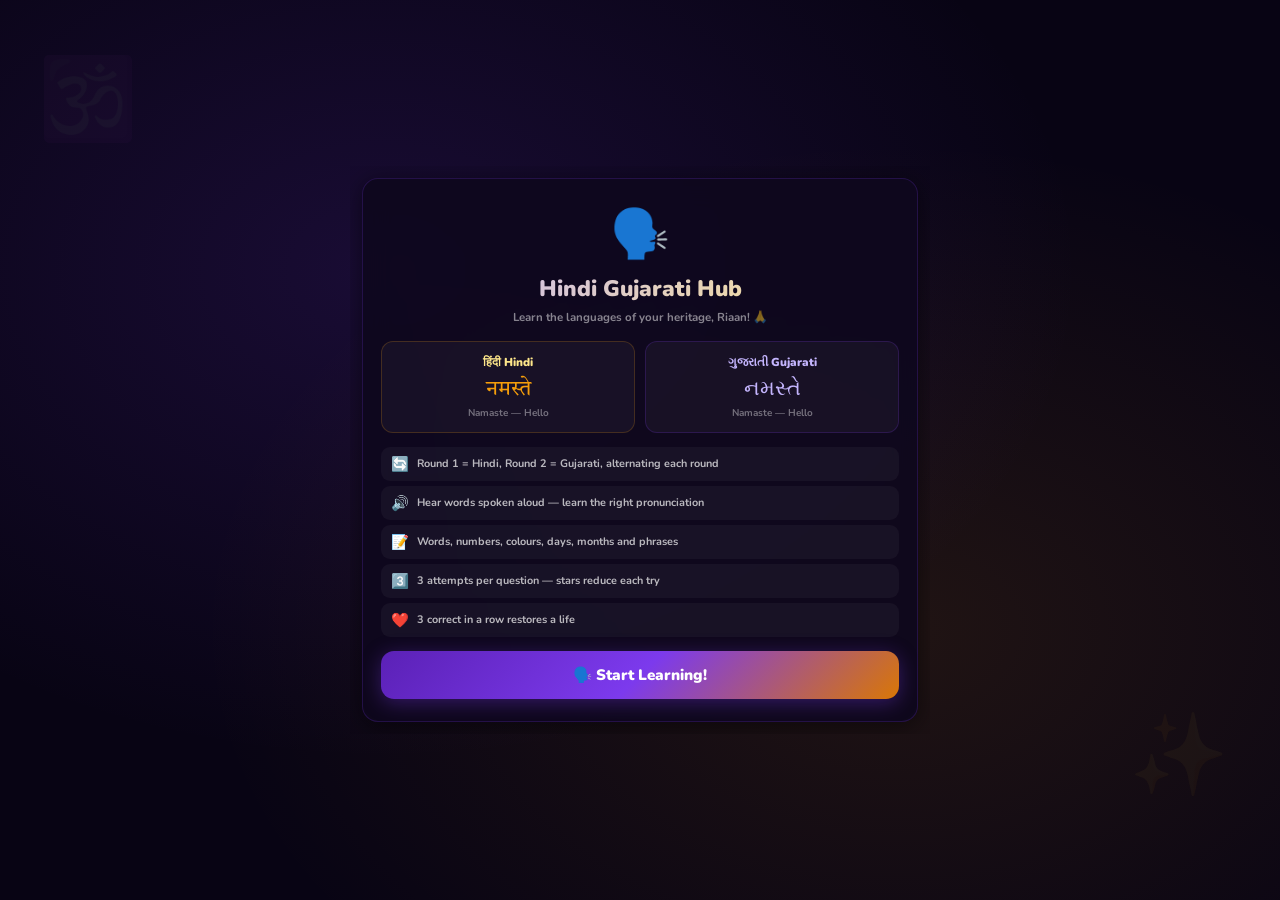
<file: hindi-gujarati-hub.html>
<!DOCTYPE html>
<html lang="en">
<head>
<meta charset="UTF-8">
<meta name="viewport" content="width=device-width, initial-scale=1.0, maximum-scale=1.0, user-scalable=no">
<title>Hindi Gujarati Hub 🗣️ — Learning Hub</title>
<link href="https://fonts.googleapis.com/css2?family=Nunito:wght@400;600;700;800;900&family=Tiro+Devanagari+Hindi:ital@0;1&display=swap" rel="stylesheet">
<style>
:root{
  --purple:#7C3AED;--purple2:#5B21B6;--purple3:#C4B5FD;
  --gold:#F59E0B;--gold2:#D97706;--gold3:#FDE68A;
  --green:#10B981;--red:#EF4444;--blue:#3B82F6;
  --gc:rgba(15,8,30,0.92);--gb:rgba(255,255,255,0.08);
  --r:16px;--shadow:0 4px 24px rgba(0,0,0,0.5);
}
*{box-sizing:border-box;margin:0;padding:0;-webkit-tap-highlight-color:transparent;touch-action:manipulation}
html,body{height:100%;font-family:'Nunito',sans-serif;color:#fff;overflow:hidden}
body{background:#080414;display:flex;flex-direction:column;align-items:center;justify-content:center}
.bg{position:fixed;inset:0;z-index:0;
  background:radial-gradient(ellipse at 30% 30%,rgba(124,58,237,.15) 0%,transparent 55%),
             radial-gradient(ellipse at 70% 70%,rgba(245,158,11,.1) 0%,transparent 55%),#080414}
.bg-deco{position:fixed;pointer-events:none;opacity:.04;font-size:5rem;animation:floatDeco ease-in-out infinite alternate}
@keyframes floatDeco{from{transform:translateY(0) rotate(-5deg)}to{transform:translateY(-15px) rotate(5deg)}}

.wrap{position:relative;z-index:1;width:100%;max-width:580px;padding:12px;
  display:flex;flex-direction:column;gap:9px;max-height:100vh;overflow-y:auto}
.wrap::-webkit-scrollbar{display:none}

/* HEADER */
.hdr{display:flex;align-items:center;gap:10px;background:var(--gc);backdrop-filter:blur(14px);
  border:1px solid rgba(124,58,237,.2);border-radius:var(--r);padding:11px 15px;box-shadow:var(--shadow);flex-shrink:0}
.back-btn{width:36px;height:36px;border-radius:50%;background:rgba(124,58,237,.15);border:none;
  color:#fff;font-size:1rem;cursor:pointer;display:flex;align-items:center;justify-content:center;flex-shrink:0}
.hdr-title{flex:1;font-size:1rem;font-weight:900;
  background:linear-gradient(135deg,var(--purple3),var(--gold3));
  -webkit-background-clip:text;-webkit-text-fill-color:transparent;background-clip:text}
.hdr-sub{font-size:.62rem;font-weight:700;color:rgba(255,255,255,.45)}
.lives{display:flex;gap:2px;font-size:1rem}
.star-count{font-size:.9rem;font-weight:900;color:var(--gold);white-space:nowrap}

/* INFO ROW */
.info-row{display:flex;gap:7px;flex-shrink:0}
.info-box{flex:1;background:var(--gc);backdrop-filter:blur(14px);
  border:1px solid rgba(124,58,237,.12);border-radius:11px;padding:7px 9px;text-align:center;box-shadow:var(--shadow)}
.ib-val{font-size:.95rem;font-weight:900;color:#fff;line-height:1}
.ib-lbl{font-size:.5rem;font-weight:700;color:rgba(255,255,255,.4);margin-top:2px;text-transform:uppercase}
.streak-badge{display:inline-flex;align-items:center;gap:3px;border-radius:99px;padding:3px 9px;
  font-size:.7rem;font-weight:900;background:rgba(124,58,237,.12);
  border:1px solid rgba(124,58,237,.25);color:var(--purple3);transition:all .3s}
.streak-badge.s3{background:rgba(245,158,11,.12);border-color:rgba(245,158,11,.3);color:var(--gold3)}
.streak-badge.s5{background:rgba(16,185,129,.1);border-color:rgba(16,185,129,.25);color:#6EE7B7}
.streak-badge.s7{background:rgba(124,58,237,.18);border-color:rgba(124,58,237,.4);color:var(--purple3);animation:mp .6s ease infinite alternate}
@keyframes mp{from{transform:scale(1)}to{transform:scale(1.08)}}

/* POPUPS */
.popup-overlay{position:fixed;top:50%;left:50%;transform:translate(-50%,-50%) scale(0);
  z-index:9999;text-align:center;pointer-events:none;
  transition:all .25s cubic-bezier(.34,1.56,.64,1);
  background:rgba(8,4,20,0.96);backdrop-filter:blur(18px);
  border-radius:24px;padding:20px 32px;box-shadow:0 8px 40px rgba(0,0,0,0.7)}
.popup-overlay.combo{border:1.5px solid rgba(124,58,237,.35)}
.popup-overlay.life{border:1.5px solid rgba(239,68,68,.35)}
.popup-overlay.show{transform:translate(-50%,-50%) scale(1)}
.popup-overlay.hide{transform:translate(-50%,-50%) scale(0);opacity:0}
.po-text{font-size:1.9rem;font-weight:900;white-space:nowrap}
.po-sub{font-size:.85rem;font-weight:800;color:rgba(255,255,255,.6);margin-top:3px}

/* LANGUAGE BADGE */
.lang-badge{display:inline-flex;align-items:center;gap:8px;border-radius:12px;
  padding:8px 18px;margin-bottom:12px;font-size:.85rem;font-weight:900}
.lang-badge.hindi{background:rgba(245,158,11,.12);border:1.5px solid rgba(245,158,11,.3);color:var(--gold3)}
.lang-badge.gujarati{background:rgba(124,58,237,.15);border:1.5px solid rgba(124,58,237,.35);color:var(--purple3)}
.lang-script{font-family:'Tiro Devanagari Hindi',serif;font-size:1.4rem;color:inherit}

/* GAME CARD */
.q-card{background:var(--gc);backdrop-filter:blur(14px);
  border:1.5px solid rgba(124,58,237,.18);border-radius:var(--r);
  padding:16px;box-shadow:var(--shadow),0 0 20px rgba(124,58,237,.06)}
.q-meta{display:flex;align-items:center;justify-content:space-between;margin-bottom:10px}
.mode-tag{font-size:.63rem;font-weight:900;border-radius:99px;padding:3px 11px;border:1px solid}
.mode-tag.translate{background:rgba(124,58,237,.12);color:var(--purple3);border-color:rgba(124,58,237,.28)}
.mode-tag.meaning{background:rgba(245,158,11,.12);color:var(--gold3);border-color:rgba(245,158,11,.28)}
.mode-tag.listen{background:rgba(16,185,129,.1);color:#6EE7B7;border-color:rgba(16,185,129,.25)}
.mode-tag.phrase{background:rgba(59,130,246,.1);color:#93C5FD;border-color:rgba(59,130,246,.25)}
.q-num{font-size:.6rem;font-weight:800;color:rgba(255,255,255,.35)}

/* BIG WORD DISPLAY */
.word-display{text-align:center;margin-bottom:14px}
.word-english{font-size:2rem;font-weight:900;color:#fff;margin-bottom:4px}
.word-script{font-family:'Tiro Devanagari Hindi',serif;font-size:2.2rem;color:var(--gold);
  display:block;margin-bottom:4px;line-height:1.3}
.word-roman{font-size:.88rem;font-weight:700;color:rgba(255,255,255,.5);font-style:italic}
.word-category{font-size:.6rem;font-weight:800;color:rgba(255,255,255,.3);text-transform:uppercase;
  letter-spacing:.5px;margin-top:4px}

/* SPEAK BUTTON */
.speak-btn{display:flex;align-items:center;gap:8px;margin:0 auto 14px;
  padding:8px 20px;background:rgba(124,58,237,.12);border:1.5px solid rgba(124,58,237,.3);
  border-radius:99px;font-family:'Nunito',sans-serif;font-size:.78rem;font-weight:800;
  color:var(--purple3);cursor:pointer;transition:all .2s}
.speak-btn:active{background:rgba(124,58,237,.25)}
.speak-btn.speaking{animation:pulse .8s ease infinite}
@keyframes pulse{0%,100%{opacity:1}50%{opacity:.5}}

/* MCQ */
.opts{display:grid;grid-template-columns:1fr 1fr;gap:8px;margin-bottom:8px}
.opts.single{grid-template-columns:1fr}
.opt{padding:12px 10px;background:rgba(255,255,255,.05);
  border:1.5px solid rgba(124,58,237,.15);border-radius:12px;
  font-family:'Nunito',sans-serif;font-size:.88rem;font-weight:800;
  color:rgba(255,255,255,.88);cursor:pointer;transition:all .15s;text-align:center;
  -webkit-tap-highlight-color:transparent}
.opt .opt-roman-big{font-size:1.1rem;font-weight:900;color:#fff;display:block;margin-bottom:3px}
.opt .opt-script-small{font-family:'Tiro Devanagari Hindi',serif;font-size:.85rem;
  color:rgba(245,158,11,.6);display:block;font-style:normal}
.opt:active:not(:disabled){transform:scale(.96)}
.opt.correct{background:rgba(16,185,129,.2)!important;border-color:var(--green)!important;color:#6EE7B7!important}
.opt.wrong{background:rgba(239,68,68,.12)!important;border-color:var(--red)!important;color:#FCA5A5!important;animation:shake .3s ease}

/* LISTEN MODE */
.listen-card{background:rgba(124,58,237,.06);border:1.5px solid rgba(124,58,237,.2);
  border-radius:13px;padding:16px;text-align:center;margin-bottom:12px}
.listen-emoji{font-size:2.5rem;margin-bottom:8px;display:block}
.listen-hint{font-size:.75rem;font-weight:700;color:rgba(255,255,255,.5);margin-bottom:10px}

/* PHRASE DISPLAY */
.phrase-card{background:rgba(245,158,11,.06);border:1px solid rgba(245,158,11,.15);
  border-radius:12px;padding:14px;margin-bottom:12px}
.phrase-english{font-size:.88rem;font-weight:700;color:rgba(255,255,255,.7);margin-bottom:8px}
.phrase-script{font-family:'Tiro Devanagari Hindi',serif;font-size:1.4rem;color:var(--gold);
  display:block;margin-bottom:4px;line-height:1.5}
.phrase-roman{font-size:.75rem;font-weight:600;color:rgba(255,255,255,.45);font-style:italic}

/* ATTEMPTS */
.attempts-row{display:flex;align-items:center;gap:6px;margin-bottom:8px;justify-content:center}
.attempt-dot{width:9px;height:9px;border-radius:50%;background:rgba(255,255,255,.15);
  border:1.5px solid rgba(255,255,255,.2);transition:all .3s}
.attempt-dot.used{background:var(--red);border-color:var(--red)}
.attempt-dot.current{background:var(--gold);border-color:var(--gold);animation:pulse .8s ease infinite}
.feedback-row{min-height:24px;font-size:.78rem;font-weight:800;text-align:center;
  margin-bottom:6px;color:var(--gold)}

/* BUTTONS */
.btn-row{display:flex;gap:7px;margin-top:8px}
.show-pic-btn{flex:1;padding:9px;background:rgba(124,58,237,.08);
  border:1.5px solid rgba(124,58,237,.2);border-radius:10px;
  font-family:'Nunito',sans-serif;font-size:.7rem;font-weight:800;
  color:rgba(196,181,253,.7);cursor:pointer;display:flex;align-items:center;justify-content:center;gap:5px}
.show-pic-btn:active{background:rgba(124,58,237,.18)}
.hint-btn{flex:1;padding:9px;background:rgba(255,255,255,.04);
  border:1.5px solid rgba(255,255,255,.1);border-radius:10px;
  font-family:'Nunito',sans-serif;font-size:.7rem;font-weight:800;
  color:rgba(255,255,255,.4);cursor:pointer;display:none;align-items:center;justify-content:center;gap:5px}
.hint-btn:active{background:rgba(245,158,11,.1)}
.hint-btn.used{opacity:.35;cursor:default}
.hint-box{background:rgba(245,158,11,.06);border:1px solid rgba(245,158,11,.15);
  border-radius:10px;padding:8px 12px;margin-top:6px;display:none}
.hint-box.show{display:block}
.hint-txt{font-size:.72rem;font-weight:700;color:rgba(255,255,255,.65)}

/* EXPLANATION */
.explanation-card{margin-top:10px;border-radius:13px;padding:13px 15px;display:none;animation:slideDown .3s ease}
.explanation-card.show{display:block}
.explanation-card.ok{background:rgba(16,185,129,.1);border:1.5px solid rgba(16,185,129,.22)}
.explanation-card.no{background:rgba(239,68,68,.08);border:1.5px solid rgba(239,68,68,.2)}
.ex-result{display:flex;align-items:center;gap:8px;margin-bottom:6px}
.ex-icon{font-size:1.2rem;flex-shrink:0}
.ex-answer{font-size:.88rem;font-weight:900;color:#fff}
.ex-answer span{color:var(--gold)}
.ex-explain{font-size:.74rem;font-weight:700;color:rgba(255,255,255,.7);line-height:1.55;margin-bottom:7px}
.ex-word-box{background:rgba(124,58,237,.08);border:1px solid rgba(124,58,237,.2);
  border-radius:9px;padding:10px 12px;margin-bottom:9px;text-align:center}
.ex-word-script{font-family:'Tiro Devanagari Hindi',serif;font-size:1.6rem;color:var(--gold);display:block;margin-bottom:3px}
.ex-word-roman{font-size:.78rem;font-weight:700;color:rgba(255,255,255,.6);font-style:italic}
.ex-word-eng{font-size:.75rem;font-weight:800;color:var(--purple3);margin-top:3px}
.ex-next{width:100%;padding:11px;border:none;border-radius:11px;font-family:'Nunito',sans-serif;
  font-size:.88rem;font-weight:900;cursor:pointer;color:#fff}
.ex-next.ok{background:linear-gradient(135deg,var(--purple2),var(--purple))}
.ex-next.no{background:linear-gradient(135deg,var(--gold2),var(--gold));color:#1a0a00}

@keyframes shake{0%,100%{transform:translateX(0)}25%{transform:translateX(-8px)}75%{transform:translateX(8px)}}
@keyframes slideDown{from{opacity:0;transform:translateY(-8px)}to{opacity:1;transform:translateY(0)}}
@keyframes popIn{0%{transform:scale(.94)}60%{transform:scale(1.05)}100%{transform:scale(1)}}

/* SCREENS */
.screen{display:none}.screen.active{display:flex;flex-direction:column;gap:9px}

/* START */
.start-card{background:var(--gc);backdrop-filter:blur(14px);
  border:1.5px solid rgba(124,58,237,.2);border-radius:var(--r);
  padding:22px 18px;text-align:center;box-shadow:var(--shadow)}
.start-icon{font-size:3rem;margin-bottom:6px;display:block;animation:float 3s ease-in-out infinite}
@keyframes float{0%,100%{transform:translateY(0)}50%{transform:translateY(-8px)}}
.start-title{font-size:1.4rem;font-weight:900;margin-bottom:4px;
  background:linear-gradient(135deg,var(--purple3),var(--gold3));
  -webkit-background-clip:text;-webkit-text-fill-color:transparent;background-clip:text}
.start-sub{font-size:.72rem;font-weight:700;color:rgba(255,255,255,.5);margin-bottom:14px;line-height:1.6}
.lang-preview{display:flex;gap:10px;margin-bottom:14px}
.lang-card{flex:1;background:rgba(255,255,255,.04);border-radius:12px;padding:12px 8px;text-align:center;border:1px solid}
.lang-card.h{border-color:rgba(245,158,11,.2)}
.lang-card.g{border-color:rgba(124,58,237,.2)}
.lang-card-title{font-size:.72rem;font-weight:900;margin-bottom:6px}
.lang-card.h .lang-card-title{color:var(--gold3)}
.lang-card.g .lang-card-title{color:var(--purple3)}
.lang-sample{font-family:'Tiro Devanagari Hindi',serif;font-size:1.3rem;display:block;margin-bottom:2px}
.lang-card.h .lang-sample{color:var(--gold)}
.lang-card.g .lang-sample{color:var(--purple3)}
.lang-sample-eng{font-size:.62rem;font-weight:700;color:rgba(255,255,255,.4)}
.rules{display:flex;flex-direction:column;gap:5px;text-align:left;margin-bottom:14px}
.rule{display:flex;align-items:center;gap:8px;background:rgba(255,255,255,.04);border-radius:9px;padding:7px 10px}
.rule-ico{font-size:.9rem;flex-shrink:0}
.rule-txt{font-size:.68rem;font-weight:700;color:rgba(255,255,255,.7)}
.start-btn{width:100%;padding:14px;border:none;border-radius:13px;
  background:linear-gradient(135deg,var(--purple2),var(--purple),var(--gold2));
  color:#fff;font-family:'Nunito',sans-serif;font-size:.95rem;font-weight:900;
  cursor:pointer;box-shadow:0 4px 20px rgba(124,58,237,.35);transition:all .2s}
.start-btn:active{transform:scale(.97)}
.pb-row{display:flex;align-items:center;justify-content:center;gap:6px;margin-top:8px;
  font-size:.7rem;font-weight:700;color:rgba(255,255,255,.4)}
.pb-val{color:var(--gold);font-weight:900}

/* ROUND END / GAME OVER */
.re-card,.go-card{background:var(--gc);backdrop-filter:blur(14px);
  border:1.5px solid rgba(124,58,237,.2);border-radius:var(--r);
  padding:20px 16px;text-align:center;box-shadow:var(--shadow)}
.re-icon{font-size:2.6rem;margin-bottom:6px;display:block}
.go-trophy{font-size:3.5rem;margin-bottom:7px;display:block;animation:float 2s ease-in-out infinite}
.re-title,.go-title{font-size:1.1rem;font-weight:900;margin-bottom:3px;
  background:linear-gradient(135deg,var(--purple3),var(--gold3));
  -webkit-background-clip:text;-webkit-text-fill-color:transparent;background-clip:text}
.re-stats,.go-stats{display:flex;gap:7px;margin:10px 0}
.re-stat,.go-stat{flex:1;background:rgba(255,255,255,.05);border-radius:10px;padding:9px;text-align:center}
.re-sv,.go-sv{font-size:1.1rem;font-weight:900;color:var(--gold)}
.re-sl,.go-sl{font-size:.53rem;font-weight:700;color:rgba(255,255,255,.4);margin-top:2px}
.re-msg,.go-msg{font-size:.72rem;font-weight:700;color:rgba(255,255,255,.45);margin-bottom:11px}
.new-best{background:rgba(245,158,11,.1);border:1px solid rgba(245,158,11,.25);
  border-radius:10px;padding:8px 13px;font-size:.78rem;font-weight:900;color:var(--gold);margin:7px 0;animation:popIn .4s ease}
.re-btn,.go-btn{width:100%;padding:11px;border:none;border-radius:12px;
  font-family:'Nunito',sans-serif;font-size:.88rem;font-weight:900;cursor:pointer;transition:all .15s}
.re-btn.next,.go-btn.play{background:linear-gradient(135deg,var(--purple2),var(--purple));color:#fff}
.re-btn.home,.go-btn.home{background:rgba(255,255,255,.06);color:rgba(255,255,255,.5);margin-top:6px}
.re-btn:active,.go-btn:active{transform:scale(.97)}
</style>
</head>
<body>
<div class="bg"></div>
<div class="bg-deco" style="top:5%;left:3%">🕉️</div>
<div class="bg-deco" style="bottom:10%;right:4%;animation-delay:1.5s">✨</div>

<div class="popup-overlay combo" id="combo-popup">
  <div class="po-text" id="combo-text">शाबाश! 🌟</div>
  <div class="po-sub" id="combo-sub">3 in a row!</div>
</div>
<div class="popup-overlay life" id="life-popup">
  <div class="po-text">❤️ Life Restored!</div>
  <div class="po-sub">3 correct in a row!</div>
</div>

<div class="wrap">
  <!-- START -->
  <div id="startScreen" class="screen active">
    <div class="start-card">
      <span class="start-icon">🗣️</span>
      <div class="start-title">Hindi Gujarati Hub</div>
      <div class="start-sub" id="start-greeting">Learn the languages of your heritage!</div>
      <div class="lang-preview">
        <div class="lang-card h">
          <div class="lang-card-title">हिंदी Hindi</div>
          <span class="lang-sample">नमस्ते</span>
          <div class="lang-sample-eng">Namaste — Hello</div>
        </div>
        <div class="lang-card g">
          <div class="lang-card-title">ગુજરાતી Gujarati</div>
          <span class="lang-sample">નમસ્તે</span>
          <div class="lang-sample-eng">Namaste — Hello</div>
        </div>
      </div>
      <div class="rules">
        <div class="rule"><span class="rule-ico">🔄</span><span class="rule-txt">Round 1 = Hindi, Round 2 = Gujarati, alternating each round</span></div>
        <div class="rule"><span class="rule-ico">🔊</span><span class="rule-txt">Hear words spoken aloud — learn the right pronunciation</span></div>
        <div class="rule"><span class="rule-ico">📝</span><span class="rule-txt">Words, numbers, colours, days, months and phrases</span></div>
        <div class="rule"><span class="rule-ico">3️⃣</span><span class="rule-txt">3 attempts per question — stars reduce each try</span></div>
        <div class="rule"><span class="rule-ico">❤️</span><span class="rule-txt">3 correct in a row restores a life</span></div>
      </div>
      <button class="start-btn" onclick="startGame()">🗣️ Start Learning!</button>
      <div class="pb-row" id="pb-row" style="display:none">🏆 Personal Best: <span class="pb-val" id="pb-val">0</span> stars</div>
    </div>
  </div>

  <!-- GAME -->
  <div id="gameScreen" class="screen">
    <div class="hdr">
      <button class="back-btn" onclick="confirmQuit()">←</button>
      <div style="flex:1">
        <div class="hdr-title">🗣️ Hindi Gujarati Hub</div>
        <div class="hdr-sub" id="g-player-label">Riaan · Grade 3</div>
      </div>
      <div class="lives" id="lives-display">❤️❤️❤️</div>
      <div class="star-count">⭐ <span id="g-stars">0</span></div>
    </div>
    <div class="info-row">
      <div class="info-box"><div class="ib-val" style="color:var(--purple3)" id="g-round">1</div><div class="ib-lbl">Round</div></div>
      <div class="info-box"><div class="ib-val" id="g-qnum">1/10</div><div class="ib-lbl">Question</div></div>
      <div class="info-box" style="flex:1.4">
        <div class="ib-val" id="g-lang-disp" style="font-size:.75rem;color:var(--gold)">Hindi</div>
        <div class="ib-lbl">Language</div>
      </div>
      <div class="info-box" style="display:flex;align-items:center;justify-content:center">
        <div id="streak-badge" class="streak-badge">0 🗣️</div>
      </div>
    </div>
    <div class="q-card">
      <div class="q-meta">
        <span class="mode-tag" id="g-mode-tag">Translate</span>
        <span class="q-num" id="g-qnum2">Q 1/10</span>
      </div>
      <div style="text-align:center">
        <div class="lang-badge hindi" id="lang-badge">
          <span class="lang-script">हिंदी</span> Hindi Round
        </div>
      </div>
      <div id="q-content"></div>
      <div class="attempts-row">
        <span style="font-size:.6rem;font-weight:700;color:rgba(255,255,255,.35)">Attempts:</span>
        <div class="attempt-dot current" id="dot-0"></div>
        <div class="attempt-dot" id="dot-1"></div>
        <div class="attempt-dot" id="dot-2"></div>
      </div>
      <div class="feedback-row" id="g-feedback"></div>
      <div class="btn-row">
        <button class="show-pic-btn" onclick="showPicture()">🔍 Show Picture</button>
        <button class="hint-btn" id="hint-btn" onclick="useHint()">💡 Hint</button>
      </div>
      <div class="hint-box" id="hint-box"><div class="hint-txt" id="hint-txt"></div></div>
      <div class="explanation-card" id="explanation-card">
        <div class="ex-result">
          <span class="ex-icon" id="ex-icon">✅</span>
          <span class="ex-answer" id="ex-answer">Correct!</span>
        </div>
        <div class="ex-explain" id="ex-explain"></div>
        <div class="ex-word-box" id="ex-word-box">
          <span class="ex-word-script" id="ex-word-script"></span>
          <div class="ex-word-roman" id="ex-word-roman"></div>
          <div class="ex-word-eng" id="ex-word-eng"></div>
        </div>
        <button class="ex-next" id="ex-next" onclick="advanceQuestion()">Next →</button>
      </div>
    </div>
  </div>

  <!-- ROUND END -->
  <div id="roundEndScreen" class="screen">
    <div class="re-card">
      <span class="re-icon" id="re-icon">⭐</span>
      <div class="re-title" id="re-title">Round 1 Complete!</div>
      <div class="re-stats">
        <div class="re-stat"><div class="re-sv" id="re-correct">0</div><div class="re-sl">Correct</div></div>
        <div class="re-stat"><div class="re-sv" id="re-acc">0%</div><div class="re-sl">Accuracy</div></div>
        <div class="re-stat"><div class="re-sv" id="re-stars-r">0</div><div class="re-sl">Stars</div></div>
        <div class="re-stat"><div class="re-sv" id="re-streak-r">0</div><div class="re-sl">Best Streak</div></div>
      </div>
      <div class="re-msg" id="re-msg"></div>
      <button class="re-btn next" id="re-next-btn" onclick="nextRound()">Next Round →</button>
      <button class="re-btn home" onclick="goHome()">🏠 Back to Hub</button>
    </div>
  </div>

  <!-- GAME OVER -->
  <div id="gameOverScreen" class="screen">
    <div class="go-card">
      <span class="go-trophy" id="go-trophy">🏆</span>
      <div class="go-title">Language Master!</div>
      <div class="go-sv" id="go-score" style="font-size:2.2rem;font-weight:900;color:var(--gold);line-height:1;margin-bottom:3px">0 ⭐</div>
      <div style="font-size:.85rem;font-weight:800;color:#6EE7B7" id="go-earned">+0 stars saved</div>
      <div id="new-best-banner" class="new-best" style="display:none">🏆 NEW PERSONAL BEST!</div>
      <div class="go-msg" id="go-msg">बहुत अच्छे! / ખૂબ સારું!</div>
      <div class="go-stats">
        <div class="go-stat"><div class="go-sv" id="go-rounds">1</div><div class="go-sl">Rounds</div></div>
        <div class="go-stat"><div class="go-sv" id="go-correct">0</div><div class="go-sl">Correct</div></div>
        <div class="go-stat"><div class="go-sv" id="go-streak">0</div><div class="go-sl">Best Streak</div></div>
        <div class="go-stat"><div class="go-sv" id="go-pb">0</div><div class="go-sl">Personal Best</div></div>
      </div>
      <button class="go-btn play" onclick="restartGame()">🗣️ Play Again</button>
      <button class="go-btn home" onclick="goHome()">🏠 Back to Hub</button>
    </div>
  </div>
</div>

<script>
const SB='https://tnhgihzfwqsflpueivwe.supabase.co',KEY='sb_publishable_MOfPmwQ3sKgia0bnOfrIdw_rY7FaJCr';
const db=(p,o={})=>fetch(`${SB}/rest/v1/${p}`,{headers:{'apikey':KEY,'Authorization':`Bearer ${KEY}`,'Content-Type':'application/json','Prefer':o.prefer||'return=representation',...o.headers},method:o.method||'GET',body:o.body?JSON.stringify(o.body):undefined}).then(r=>r.json()).catch(()=>[]);
const params=new URLSearchParams(window.location.search);
const playerName=params.get('player')||'riaan';
const isQuest=params.get('quest')==='1'; // only quest-launched plays earn stars
let playerId=null,playerGrade=3,personalBest=0;

// ── WORD BANK ─────────────────────────────────────────────────────
const HINDI={
  numbers:[
    {eng:'One',script:'एक',roman:'Ek',cat:'Numbers'},
    {eng:'Two',script:'दो',roman:'Do',cat:'Numbers'},
    {eng:'Three',script:'तीन',roman:'Teen',cat:'Numbers'},
    {eng:'Four',script:'चार',roman:'Chaar',cat:'Numbers'},
    {eng:'Five',script:'पाँच',roman:'Paanch',cat:'Numbers'},
    {eng:'Six',script:'छह',roman:'Chhah',cat:'Numbers'},
    {eng:'Seven',script:'सात',roman:'Saat',cat:'Numbers'},
    {eng:'Eight',script:'आठ',roman:'Aath',cat:'Numbers'},
    {eng:'Nine',script:'नौ',roman:'Nau',cat:'Numbers'},
    {eng:'Ten',script:'दस',roman:'Das',cat:'Numbers'},
    {eng:'Twenty',script:'बीस',roman:'Bees',cat:'Numbers'},
    {eng:'Hundred',script:'सौ',roman:'Sau',cat:'Numbers'},
  ],
  colours:[
    {eng:'Red',script:'लाल',roman:'Laal',cat:'Colours'},
    {eng:'Blue',script:'नीला',roman:'Neela',cat:'Colours'},
    {eng:'Green',script:'हरा',roman:'Hara',cat:'Colours'},
    {eng:'Yellow',script:'पीला',roman:'Peela',cat:'Colours'},
    {eng:'White',script:'सफेद',roman:'Safed',cat:'Colours'},
    {eng:'Black',script:'काला',roman:'Kaala',cat:'Colours'},
    {eng:'Orange',script:'नारंगी',roman:'Narangi',cat:'Colours'},
    {eng:'Pink',script:'गुलाबी',roman:'Gulaabi',cat:'Colours'},
    {eng:'Purple',script:'बैंगनी',roman:'Baingani',cat:'Colours'},
    {eng:'Brown',script:'भूरा',roman:'Bhoora',cat:'Colours'},
  ],
  days:[
    {eng:'Monday',script:'सोमवार',roman:'Somvaar',cat:'Days'},
    {eng:'Tuesday',script:'मंगलवार',roman:'Mangalvaar',cat:'Days'},
    {eng:'Wednesday',script:'बुधवार',roman:'Budhvaar',cat:'Days'},
    {eng:'Thursday',script:'गुरुवार',roman:'Guruvaar',cat:'Days'},
    {eng:'Friday',script:'शुक्रवार',roman:'Shukravaar',cat:'Days'},
    {eng:'Saturday',script:'शनिवार',roman:'Shanivaar',cat:'Days'},
    {eng:'Sunday',script:'रविवार',roman:'Ravivaar',cat:'Days'},
  ],
  months:[
    {eng:'January',script:'जनवरी',roman:'Janvari',cat:'Months'},
    {eng:'February',script:'फरवरी',roman:'Farvari',cat:'Months'},
    {eng:'March',script:'मार्च',roman:'March',cat:'Months'},
    {eng:'April',script:'अप्रैल',roman:'April',cat:'Months'},
    {eng:'May',script:'मई',roman:'Mai',cat:'Months'},
    {eng:'June',script:'जून',roman:'June',cat:'Months'},
    {eng:'July',script:'जुलाई',roman:'Julai',cat:'Months'},
    {eng:'August',script:'अगस्त',roman:'Agast',cat:'Months'},
    {eng:'September',script:'सितंबर',roman:'Sitambar',cat:'Months'},
    {eng:'October',script:'अक्टूबर',roman:'October',cat:'Months'},
    {eng:'November',script:'नवंबर',roman:'November',cat:'Months'},
    {eng:'December',script:'दिसंबर',roman:'December',cat:'Months'},
  ],
  vocab:[
    {eng:'Hello / Greetings',script:'नमस्ते',roman:'Namaste',cat:'Greetings'},
    {eng:'Thank you',script:'धन्यवाद',roman:'Dhanyavaad',cat:'Greetings'},
    {eng:'Please',script:'कृपया',roman:'Kripaya',cat:'Greetings'},
    {eng:'Sorry',script:'माफ करें',roman:'Maaf karein',cat:'Greetings'},
    {eng:'Good morning',script:'सुप्रभात',roman:'Suprabhat',cat:'Greetings'},
    {eng:'Good night',script:'शुभ रात्रि',roman:'Shubh Ratri',cat:'Greetings'},
    {eng:'How are you?',script:'आप कैसे हैं?',roman:'Aap kaise hain?',cat:'Phrases'},
    {eng:'I am fine',script:'मैं ठीक हूँ',roman:'Main theek hoon',cat:'Phrases'},
    {eng:'What is your name?',script:'आपका नाम क्या है?',roman:'Aapka naam kya hai?',cat:'Phrases'},
    {eng:'My name is...',script:'मेरा नाम ... है',roman:'Mera naam ... hai',cat:'Phrases'},
    {eng:'Water',script:'पानी',roman:'Paani',cat:'Food & Home'},
    {eng:'Food / Meal',script:'खाना',roman:'Khaana',cat:'Food & Home'},
    {eng:'Milk',script:'दूध',roman:'Doodh',cat:'Food & Home'},
    {eng:'Bread',script:'रोटी',roman:'Roti',cat:'Food & Home'},
    {eng:'Rice',script:'चावल',roman:'Chaaval',cat:'Food & Home'},
    {eng:'Home',script:'घर',roman:'Ghar',cat:'Food & Home'},
    {eng:'Mother',script:'माँ',roman:'Maa',cat:'Family'},
    {eng:'Father',script:'पिताजी',roman:'Pitaji',cat:'Family'},
    {eng:'Brother',script:'भाई',roman:'Bhai',cat:'Family'},
    {eng:'Sister',script:'बहन',roman:'Behen',cat:'Family'},
    {eng:'Grandmother',script:'दादी / नानी',roman:'Daadi / Naani',cat:'Family'},
    {eng:'Grandfather',script:'दादा / नाना',roman:'Daada / Naana',cat:'Family'},
    {eng:'Sun',script:'सूरज',roman:'Suraj',cat:'Nature'},
    {eng:'Moon',script:'चाँद',roman:'Chaand',cat:'Nature'},
    {eng:'Sky',script:'आकाश',roman:'Aakaash',cat:'Nature'},
    {eng:'Rain',script:'बारिश',roman:'Baarish',cat:'Nature'},
    {eng:'Tree',script:'पेड़',roman:'Ped',cat:'Nature'},
    {eng:'Flower',script:'फूल',roman:'Phool',cat:'Nature'},
    {eng:'School',script:'विद्यालय',roman:'Vidyaalay',cat:'Places'},
    {eng:'Book',script:'किताब',roman:'Kitaab',cat:'School'},
    {eng:'Teacher',script:'शिक्षक',roman:'Shikshak',cat:'School'},
    {eng:'Friend',script:'दोस्त',roman:'Dost',cat:'School'},
    {eng:'I love you',script:'मैं तुमसे प्यार करता हूँ',roman:'Main tumse pyaar karta hoon',cat:'Phrases'},
    {eng:'India',script:'भारत',roman:'Bharat',cat:'Places'},
    {eng:'Beautiful',script:'सुंदर',roman:'Sundar',cat:'Describing'},
    {eng:'Big',script:'बड़ा',roman:'Bada',cat:'Describing'},
    {eng:'Small',script:'छोटा',roman:'Chhota',cat:'Describing'},
    {eng:'Good',script:'अच्छा',roman:'Achha',cat:'Describing'},
    {eng:'Happy',script:'खुश',roman:'Khush',cat:'Feelings'},
    {eng:'Sad',script:'उदास',roman:'Udaas',cat:'Feelings'},
    {eng:'Love',script:'प्यार',roman:'Pyaar',cat:'Feelings'},
  ],
  phrases:[
    {eng:'Come here',script:'यहाँ आओ',roman:'Yahaan aao',cat:'Commands'},
    {eng:'Sit down',script:'बैठो',roman:'Baitho',cat:'Commands'},
    {eng:'Be quiet',script:'चुप रहो',roman:'Chup raho',cat:'Commands'},
    {eng:'Very good!',script:'बहुत अच्छे!',roman:'Bahut achhe!',cat:'Praise'},
    {eng:'Well done!',script:'शाबाश!',roman:'Shaabash!',cat:'Praise'},
    {eng:'Let\'s go',script:'चलो',roman:'Chalo',cat:'Commands'},
    {eng:'I am hungry',script:'मुझे भूख लगी है',roman:'Mujhe bhookh lagi hai',cat:'Phrases'},
    {eng:'I am thirsty',script:'मुझे प्यास लगी है',roman:'Mujhe pyaas lagi hai',cat:'Phrases'},
    {eng:'Happy Diwali',script:'दीपावली की शुभकामनाएँ',roman:'Deepawali ki shubhkaamnaayein',cat:'Festivals'},
    {eng:'Happy Holi',script:'होली की शुभकामनाएँ',roman:'Holi ki shubhkaamnaayein',cat:'Festivals'},
  ]
};

const GUJARATI={
  numbers:[
    {eng:'One',script:'એક',roman:'Ek',cat:'Numbers'},
    {eng:'Two',script:'બે',roman:'Be',cat:'Numbers'},
    {eng:'Three',script:'ત્રણ',roman:'Tran',cat:'Numbers'},
    {eng:'Four',script:'ચાર',roman:'Chaar',cat:'Numbers'},
    {eng:'Five',script:'પાંચ',roman:'Paanch',cat:'Numbers'},
    {eng:'Six',script:'છ',roman:'Chha',cat:'Numbers'},
    {eng:'Seven',script:'સાત',roman:'Saat',cat:'Numbers'},
    {eng:'Eight',script:'આઠ',roman:'Aath',cat:'Numbers'},
    {eng:'Nine',script:'નવ',roman:'Nav',cat:'Numbers'},
    {eng:'Ten',script:'દસ',roman:'Das',cat:'Numbers'},
    {eng:'Twenty',script:'વીસ',roman:'Vees',cat:'Numbers'},
    {eng:'Hundred',script:'સો',roman:'So',cat:'Numbers'},
  ],
  colours:[
    {eng:'Red',script:'લાલ',roman:'Laal',cat:'Colours'},
    {eng:'Blue',script:'વાદળી',roman:'Vaadli',cat:'Colours'},
    {eng:'Green',script:'લીલો',roman:'Leelo',cat:'Colours'},
    {eng:'Yellow',script:'પીળો',roman:'Peelo',cat:'Colours'},
    {eng:'White',script:'સફેદ',roman:'Safed',cat:'Colours'},
    {eng:'Black',script:'કાળો',roman:'Kaalo',cat:'Colours'},
    {eng:'Orange',script:'નારંગી',roman:'Naarangi',cat:'Colours'},
    {eng:'Pink',script:'ગુલાબી',roman:'Gulaabi',cat:'Colours'},
  ],
  days:[
    {eng:'Monday',script:'સોમવાર',roman:'Somvaar',cat:'Days'},
    {eng:'Tuesday',script:'મંગળવાર',roman:'Mangalvaar',cat:'Days'},
    {eng:'Wednesday',script:'બુધવાર',roman:'Budhvaar',cat:'Days'},
    {eng:'Thursday',script:'ગુરુવાર',roman:'Guruvaar',cat:'Days'},
    {eng:'Friday',script:'શુક્રવાર',roman:'Shukravaar',cat:'Days'},
    {eng:'Saturday',script:'શનિવાર',roman:'Shanivaar',cat:'Days'},
    {eng:'Sunday',script:'રવિવાર',roman:'Ravivaar',cat:'Days'},
  ],
  vocab:[
    {eng:'Hello / Greetings',script:'નમસ્તે',roman:'Namaste',cat:'Greetings'},
    {eng:'Thank you',script:'આભાર',roman:'Aabhaar',cat:'Greetings'},
    {eng:'Please',script:'કૃપા કરીને',roman:'Krupa karine',cat:'Greetings'},
    {eng:'Sorry',script:'માફ કરો',roman:'Maaf karo',cat:'Greetings'},
    {eng:'Good morning',script:'સુપ્રભાત',roman:'Suprabhat',cat:'Greetings'},
    {eng:'Good night',script:'શુભ રાત્રી',roman:'Shubh Raatri',cat:'Greetings'},
    {eng:'How are you?',script:'તમે કેમ છો?',roman:'Tame kem chho?',cat:'Phrases'},
    {eng:'I am fine',script:'હું ઠીક છું',roman:'Hoon theek chhun',cat:'Phrases'},
    {eng:'What is your name?',script:'તમારું નામ શું છે?',roman:'Tamarun naam shun chhe?',cat:'Phrases'},
    {eng:'Water',script:'પાણી',roman:'Paani',cat:'Food & Home'},
    {eng:'Food / Meal',script:'ખાવાનું',roman:'Khaavaanun',cat:'Food & Home'},
    {eng:'Milk',script:'દૂધ',roman:'Doodh',cat:'Food & Home'},
    {eng:'Bread',script:'રોટલી',roman:'Rotli',cat:'Food & Home'},
    {eng:'Home',script:'ઘર',roman:'Ghar',cat:'Food & Home'},
    {eng:'Mother',script:'મા',roman:'Maa',cat:'Family'},
    {eng:'Father',script:'પિતા / બાપા',roman:'Pita / Baapa',cat:'Family'},
    {eng:'Brother',script:'ભાઈ',roman:'Bhai',cat:'Family'},
    {eng:'Sister',script:'બહેન',roman:'Bahen',cat:'Family'},
    {eng:'Grandmother',script:'દાદી / નાની',roman:'Daadi / Naani',cat:'Family'},
    {eng:'Grandfather',script:'દાદા / નાના',roman:'Daada / Naana',cat:'Family'},
    {eng:'Sun',script:'સૂર્ય',roman:'Surya',cat:'Nature'},
    {eng:'Moon',script:'ચંદ્ર',roman:'Chandra',cat:'Nature'},
    {eng:'Rain',script:'વરસાદ',roman:'Varsaad',cat:'Nature'},
    {eng:'Tree',script:'ઝાડ',roman:'Zaad',cat:'Nature'},
    {eng:'Flower',script:'ફૂલ',roman:'Phool',cat:'Nature'},
    {eng:'Book',script:'પુસ્તક',roman:'Pustak',cat:'School'},
    {eng:'Teacher',script:'શિક્ષક',roman:'Shikshak',cat:'School'},
    {eng:'Friend',script:'મિત્ર',roman:'Mitra',cat:'School'},
    {eng:'India',script:'ભારત',roman:'Bharat',cat:'Places'},
    {eng:'Gujarat',script:'ગુજરાત',roman:'Gujarat',cat:'Places'},
    {eng:'Beautiful',script:'સુંદર',roman:'Sundar',cat:'Describing'},
    {eng:'Good',script:'સારું',roman:'Saarun',cat:'Describing'},
    {eng:'Happy',script:'ખુશ',roman:'Khush',cat:'Feelings'},
    {eng:'Love',script:'પ્રેમ',roman:'Prem',cat:'Feelings'},
    {eng:'Very good!',script:'ખૂબ સારું!',roman:'Khoob saarun!',cat:'Praise'},
    {eng:'Well done!',script:'શાબાશ!',roman:'Shaabash!',cat:'Praise'},
    {eng:'Happy Diwali',script:'દિવાળીની શુભકામનાઓ',roman:'Diwaaline shubhkaamnaao',cat:'Festivals'},
    {eng:'Happy Uttarayan',script:'ઉત્તરાયણની શુભકામના',roman:'Uttaraayanni shubhkaamna',cat:'Festivals'},
  ]
};

function getAllWords(lang){
  const d=lang==='hindi'?HINDI:GUJARATI;
  return shuffle([...d.numbers,...d.colours,...d.days,...(d.months||[]),...d.vocab,...(d.phrases||[])]);
}

function shuffle(a){const r=[...a];for(let i=r.length-1;i>0;i--){const j=Math.floor(Math.random()*(i+1));[r[i],r[j]]=[r[j],r[i]];}return r;}
function rand(min,max){return Math.floor(Math.random()*(max-min+1))+min;}
function cap(s){return s.charAt(0).toUpperCase()+s.slice(1);}

// ── Speech ────────────────────────────────────────────────────────
// Gujarati TTS voices are far rarer than Hindi ones on most devices --
// calling speak() with a lang nobody has a voice for often fails silently
// (no audio, no error) instead of throwing, which looked like a broken
// button. Explicitly pick a matching voice, fall back to reading the
// romanized spelling (word.roman) in an English voice if the target
// language has none installed, and surface a message if speech can't
// happen at all instead of doing nothing.
function speak(text,lang,romanFallback){
  if(!window.speechSynthesis)return;
  window.speechSynthesis.cancel();
  const wantLang=lang==='hindi'?'hi-IN':'gu-IN';
  const voices=window.speechSynthesis.getVoices();
  const exact=voices.find(v=>v.lang===wantLang);
  const family=voices.find(v=>v.lang.toLowerCase().startsWith(wantLang.split('-')[0]));
  const match=exact||family;
  const u=new SpeechSynthesisUtterance(match?text:(romanFallback||text));
  u.lang=match?wantLang:'en-US';
  if(match)u.voice=match;
  u.rate=0.8;u.pitch=1;
  u.onerror=()=>{
    const fb=document.getElementById('g-feedback');
    if(fb)fb.textContent='🔇 Speech isn\'t available on this device';
  };
  window.speechSynthesis.speak(u);
}

// ── Game State ────────────────────────────────────────────────────
let G={round:1,qIdx:0,lives:3,stars:0,correct:0,totalCorrect:0,totalAsked:0,
  streak:0,bestStreak:0,sessionBestStreak:0,answered:false,roundStars:0,
  attempts:0,question:null,wordBank:[],bankIdx:0,
  currentLang:'hindi',lifeRestoreStreak:0,hintUsed:false,hintTimer:null};

// ── Init ──────────────────────────────────────────────────────────
async function init(){
  try{
    const players=await db('players?select=*');
    const p=players.find(x=>x.name.toLowerCase()===playerName.toLowerCase());
    if(p){playerId=p.id;playerGrade=p.grade||3;}
  }catch(e){}
  if(playerId){
    try{
      const rows=await db(`game_scores?player_id=eq.${playerId}&game_key=eq.hindi-gujarati-hub`);
      if(rows&&rows.length){personalBest=rows[0].best_score||0;
        document.getElementById('pb-row').style.display='flex';
        document.getElementById('pb-val').textContent=personalBest.toLocaleString();}
    }catch(e){}
  }
  document.getElementById('start-greeting').textContent=`Learn the languages of your heritage, ${cap(playerName)}! 🙏`;
  document.getElementById('g-player-label').textContent=`${cap(playerName)} · Grade ${playerGrade}`;
}

function startGame(){
  G={round:1,qIdx:0,lives:3,stars:0,correct:0,totalCorrect:0,totalAsked:0,
    streak:0,bestStreak:0,sessionBestStreak:0,answered:false,roundStars:0,
    attempts:0,question:null,wordBank:getAllWords('hindi'),bankIdx:0,
    currentLang:'hindi',lifeRestoreStreak:0,hintUsed:false,hintTimer:null};
  updateLangDisplay();
  showScreen('gameScreen');
  loadQuestion();
}

function updateLangDisplay(){
  const isHindi=G.currentLang==='hindi';
  const badge=document.getElementById('lang-badge');
  badge.className=`lang-badge ${isHindi?'hindi':'gujarati'}`;
  badge.innerHTML=isHindi?'<span class="lang-script">हिंदी</span> Hindi Round':'<span class="lang-script">ગુજ.</span> Gujarati Round';
  document.getElementById('g-lang-disp').textContent=isHindi?'हिंदी Hindi':'ગુ. Gujarati';
  document.getElementById('g-lang-disp').style.color=isHindi?'var(--gold)':'var(--purple3)';
}

function loadQuestion(){
  if(G.qIdx>=10){endRound();return;}
  G.answered=false;G.attempts=0;G.hintUsed=false;
  clearTimeout(G.hintTimer);
  document.getElementById('explanation-card').style.display='none';
  document.getElementById('hint-box').className='hint-box';
  document.getElementById('hint-btn').style.display='none';
  document.getElementById('g-feedback').textContent='';
  if(G.bankIdx>=G.wordBank.length){G.wordBank=getAllWords(G.currentLang);G.bankIdx=0;}
  const word=G.wordBank[G.bankIdx++];
  // Pick mode: 0=translate(Eng→script), 1=meaning(script→Eng), 2=listen
  const modeIdx=G.qIdx%3;
  const modes=['translate','meaning','listen'];
  const mode=modes[modeIdx];
  G.question={word,mode,lang:G.currentLang};
  document.getElementById('g-qnum').textContent=`${G.qIdx+1}/10`;
  document.getElementById('g-qnum2').textContent=`Q ${G.qIdx+1}/10`;
  document.getElementById('g-round').textContent=G.round;
  document.getElementById('g-mode-tag').textContent=mode==='translate'?'🔤 Translate':mode==='meaning'?'📖 What does it mean?':'🔊 Listen & Identify';
  document.getElementById('g-mode-tag').className=`mode-tag ${mode}`;
  updateAttemptDots();
  renderQuestion(word,mode);
  G.hintTimer=setTimeout(()=>{if(!G.answered)document.getElementById('hint-btn').style.display='flex';},7000);
}

function renderQuestion(word,mode){
  const el=document.getElementById('q-content');
  const others=shuffle(G.wordBank.filter(w=>w.script!==word.script)).slice(0,3);
  const lang=G.currentLang==='hindi'?'Hindi':'Gujarati';

  // Options show ONLY romanised pronunciation — no English
  // Script shown small below for recognition, but answer is the roman word
  const makeOpt=(o)=>{
    const key=o.roman.replace(/'/g,"\\'");
    const ans=word.roman.replace(/'/g,"\\'");
    return `<button class="opt" onclick="checkOpt(this,'${key}','${ans}')">
      <span class="opt-roman-big">${o.roman}</span>
      <span class="opt-script-small">${o.script}</span>
    </button>`;
  };

  if(mode==='translate'){
    // Show English — pick Roman pronunciation
    el.innerHTML=`<div class="word-display">
      <div class="word-english">${word.eng}</div>
      <div class="word-category">What is this in ${lang}?</div>
    </div>
    <div class="opts">${shuffle([word,...others]).map(o=>makeOpt(o)).join('')}</div>`;
  } else if(mode==='meaning'){
    // Show Script + Roman — pick English meaning
    const engOpts=shuffle([word,...others]);
    el.innerHTML=`<div class="word-display">
      <span class="word-script">${word.script}</span>
      <div class="word-roman">${word.roman}</div>
      <div class="word-category">${word.cat}</div>
    </div>
    <button class="speak-btn" onclick="speakWord()">🔊 Hear it spoken</button>
    <div class="opts">${engOpts.map(o=>{
      const key=o.eng.replace(/'/g,"\\'");
      const ans=word.eng.replace(/'/g,"\\'");
      return `<button class="opt" onclick="checkOpt(this,'${key}','${ans}')">${o.eng}</button>`;
    }).join('')}</div>`;
    setTimeout(()=>speakWord(),600);
  } else {
    // Listen — hear word, pick Roman pronunciation
    el.innerHTML=`<div class="listen-card">
      <span class="listen-emoji">👂</span>
      <div class="listen-hint">Listen and pick what you heard:</div>
      <button class="speak-btn" id="speak-btn" onclick="speakWord()">🔊 Play the word</button>
    </div>
    <div class="opts">${shuffle([word,...others]).map(o=>makeOpt(o)).join('')}</div>`;
    setTimeout(()=>speakWord(),500);
  }
}
function speakWord(){
  const btn=document.getElementById('speak-btn');
  if(btn){btn.className='speak-btn speaking';btn.textContent='🔊 Speaking...';}
  speak(G.question.word.script,G.currentLang,G.question.word.roman);
  setTimeout(()=>{if(btn){btn.className='speak-btn';btn.textContent='🔊 Play the word';}},2000);
}

// ── Answer handlers ───────────────────────────────────────────────
function checkOpt(btn,chosen,correct){
  if(G.answered)return;
  if(chosen===correct){
    btn.classList.add('correct');
    document.querySelectorAll('.opt').forEach(b=>b.disabled=true);
    processResult(true);
  } else {
    btn.classList.add('wrong');btn.disabled=true;
    G.attempts++;updateAttemptDots();
    if(G.attempts>=3){
      document.querySelectorAll('.opt').forEach(b=>b.disabled=true);
      processResult(false);
    } else {
      document.getElementById('g-feedback').textContent=G.attempts===1?'Not quite! Try again 🤔':'One more try!';
    }
  }
}

function updateAttemptDots(){
  for(let i=0;i<3;i++){
    const dot=document.getElementById(`dot-${i}`);if(!dot)return;
    dot.className='attempt-dot';
    if(i<G.attempts)dot.classList.add('used');
    else if(i===G.attempts)dot.classList.add('current');
  }
}

function processResult(isCorrect){
  G.answered=true;clearTimeout(G.hintTimer);
  const attemptStars=G.attempts===0?2:G.attempts===1?1:0;
  const hintPenalty=G.hintUsed?0.5:1;
  let earned=0;
  if(isCorrect){
    earned=Math.max(0,Math.floor(attemptStars*hintPenalty));
    G.stars+=earned;G.roundStars+=earned;
    G.correct++;G.totalCorrect++;G.totalAsked++;
    G.streak++;
    if(G.streak>G.bestStreak)G.bestStreak=G.streak;
    if(G.streak>G.sessionBestStreak)G.sessionBestStreak=G.streak;
    checkLifeRestore();updateStreakBadge();
    const isH=G.currentLang==='hindi';
    const combos=[
      {s:3,t:isH?'शाबाश! 🌟':'શાબાશ! 🌟',sub:'3 correct!'},
      {s:5,t:isH?'बहुत अच्छे! ⭐':'ખૂબ સારું! ⭐',sub:'5 in a row!'},
      {s:7,t:isH?'अद्भुत! 💫':'અદ્ભુત! 💫',sub:'7 in a row!'},
    ];
    const c=combos.slice().reverse().find(c=>G.streak===c.s);
    if(c)showPopup('combo',c.t,c.sub);
  } else {
    G.lives--;G.streak=0;G.totalAsked++;G.lifeRestoreStreak=0;
    updateStreakBadge();updateLives();
    if(G.lives<=0){showExplanation(false,()=>endGame());return;}
  }
  document.getElementById('g-stars').textContent=G.stars.toLocaleString();
  updateLives();
  showExplanation(isCorrect,()=>{G.qIdx++;loadQuestion();});
}

function showExplanation(isCorrect,onNext){
  const {word,mode}=G.question;
  const ec=document.getElementById('explanation-card');
  document.getElementById('ex-icon').textContent=isCorrect?'✅':'❌';
  document.getElementById('ex-answer').innerHTML=`Answer: <span>${word.eng} = ${word.script}</span>`;
  const explains={
    translate:`In ${G.currentLang==='hindi'?'Hindi':'Gujarati'}, "${word.eng}" is written as "${word.script}" and pronounced "${word.roman}".`,
    meaning:`"${word.script}" (${word.roman}) means "${word.eng}" in ${G.currentLang==='hindi'?'Hindi':'Gujarati'}.`,
    listen:`The word you heard was "${word.script}" (${word.roman}) which means "${word.eng}".`,
  };
  document.getElementById('ex-explain').textContent=explains[mode]||'';
  document.getElementById('ex-word-script').textContent=word.script;
  document.getElementById('ex-word-roman').textContent=word.roman;
  document.getElementById('ex-word-eng').textContent=word.eng+' — '+word.cat;
  const nextBtn=document.getElementById('ex-next');
  nextBtn.className=`ex-next ${isCorrect?'ok':'no'}`;
  nextBtn.textContent=G.qIdx>=9||G.lives<=0?'See Results →':'Next →';
  ec.className=`explanation-card show ${isCorrect?'ok':'no'}`;
  ec.style.display='block';
  window._exNextFn=onNext;
  setTimeout(()=>ec.scrollIntoView({behavior:'smooth',block:'nearest'}),100);
}

function advanceQuestion(){
  document.getElementById('explanation-card').style.display='none';
  document.getElementById('hint-box').className='hint-box';
  document.getElementById('hint-btn').style.display='none';
  clearTimeout(G.hintTimer);
  if(window._exNextFn){window._exNextFn();window._exNextFn=null;}
}

function useHint(){
  if(G.hintUsed||G.answered)return;
  G.hintUsed=true;
  document.getElementById('hint-btn').className='hint-btn used';
  document.getElementById('hint-btn').innerHTML='💡 Used';
  const w=G.question.word;
  document.getElementById('hint-txt').textContent=`The word starts with "${w.script[0]}" and sounds like "${w.roman.split(' ')[0]}"`;
  document.getElementById('hint-box').className='hint-box show';
}

function showPicture(){
  const w=G.question.word;
  window.open(`https://www.google.com/search?tbm=isch&q=${encodeURIComponent(w.eng+' illustration')}`, '_blank');
}

function checkLifeRestore(){
  if(G.lives>=3)return;
  G.lifeRestoreStreak++;
  if(G.lifeRestoreStreak>=3){G.lifeRestoreStreak=0;G.lives=Math.min(3,G.lives+1);updateLives();showPopup('life','❤️ Life Restored!','3 correct in a row!');}
}

function updateLives(){let h='';for(let i=0;i<3;i++)h+=i<G.lives?'❤️':'🖤';document.getElementById('lives-display').textContent=h;}
function updateStreakBadge(){
  const el=document.getElementById('streak-badge');
  el.textContent=`${G.streak} 🗣️`;
  el.className=`streak-badge${G.streak>=7?' s7':G.streak>=5?' s5':G.streak>=3?' s3':''}`;
}
function showPopup(type,text,sub){
  const el=document.getElementById(type+'-popup');if(!el)return;
  if(type==='combo'){document.getElementById('combo-text').textContent=text;document.getElementById('combo-sub').textContent=sub;}
  el.className=`popup-overlay ${type} show`;
  setTimeout(()=>{el.className=`popup-overlay ${type} hide`;},1600);
  setTimeout(()=>{el.className=`popup-overlay ${type}`;},1900);
}

function endRound(){
  const acc=G.totalAsked>0?Math.round(G.totalCorrect/G.totalAsked*100):0;
  document.getElementById('re-icon').textContent=G.correct>=8?'🏆':G.correct>=5?'⭐':G.correct>=3?'🗣️':'🌱';
  document.getElementById('re-title').textContent=`${G.currentLang==='hindi'?'Hindi':'Gujarati'} Round Complete!`;
  document.getElementById('re-correct').textContent=G.correct;
  document.getElementById('re-acc').textContent=acc+'%';
  document.getElementById('re-stars-r').textContent=G.roundStars.toLocaleString();
  document.getElementById('re-streak-r').textContent=G.bestStreak;
  const isH=G.currentLang==='hindi';
  document.getElementById('re-msg').textContent=G.correct>=8?(isH?'बहुत अच्छे! Excellent Hindi! 🌟':'ખૂબ સારું! Excellent Gujarati! 🌟'):G.correct>=5?'Great progress! 💪':'Keep practising! 🌱';
  const nextLang=G.currentLang==='hindi'?'Gujarati':'Hindi';
  document.getElementById('re-next-btn').textContent=`Next: ${nextLang} Round →`;
  showScreen('roundEndScreen');
}

function nextRound(){
  G.round++;G.qIdx=0;G.roundStars=0;G.correct=0;G.streak=0;G.bestStreak=0;G.lifeRestoreStreak=0;
  G.currentLang=G.round%2===1?'hindi':'gujarati';
  G.wordBank=getAllWords(G.currentLang);G.bankIdx=0;
  updateLangDisplay();
  showScreen('gameScreen');loadQuestion();
}

// Daily cap on automated quest earning (quiz/reading/game), shared across
// the whole app -- keeps a big game round from blowing past what quizzes
// and reading already earned today. Parent-configurable via star_config.
async function applyGameDailyCap(proposed){
  if(proposed<=0)return proposed;
  try{
    const cfg=await db('star_config?key=eq.daily_quest_cap&select=value');
    const cap=(Array.isArray(cfg)&&cfg[0]&&typeof cfg[0].value==='number')?cfg[0].value:300;
    // Local midnight, not UTC -- toISOString() rolls the date over at
    // ~5pm Pacific time instead of local midnight.
    const todayStart=new Date();todayStart.setHours(0,0,0,0);
    const logs=await db(`stars_log?player_id=eq.${playerId}&created_at=gte.${todayStart.toISOString()}&category=in.(learning,reading,game)&select=amount`);
    const earned=Math.max(0,(Array.isArray(logs)?logs:[]).reduce((a,l)=>a+Math.max(0,l.amount),0));
    return Math.max(0,Math.min(proposed,cap-earned));
  }catch(e){ return proposed; }
}

async function endGame(){
  showScreen('gameOverScreen');
  const total=G.stars;
  const awarded=(isQuest&&playerId)?await applyGameDailyCap(total):0;
  document.getElementById('go-score').textContent=total.toLocaleString()+' ⭐';
  document.getElementById('go-earned').textContent=!isQuest?'Practice round — no stars this time!':
    awarded===0?`🎉 You've hit today's star cap — amazing work!`:
    awarded<total?`+${awarded.toLocaleString()} stars saved (today's cap almost here!)`:
    `+${awarded.toLocaleString()} stars saved`;
  document.getElementById('go-rounds').textContent=G.round;
  document.getElementById('go-correct').textContent=G.totalCorrect;
  document.getElementById('go-streak').textContent=G.sessionBestStreak;
  const isNewBest=total>personalBest;if(isNewBest)personalBest=total;
  document.getElementById('go-pb').textContent=personalBest.toLocaleString();
  document.getElementById('new-best-banner').style.display=isNewBest?'block':'none';
  document.getElementById('go-msg').textContent=total>=20?'भाषा विशेषज्ञ! / ભાષા નિષ્ણાત! 🏆':total>=12?'बहुत अच्छे! / ખૂબ સારું! 🌟':'Keep learning! 🌱';
  document.getElementById('go-trophy').textContent=total>=20?'🏆':total>=12?'⭐':'🗣️';
  if(playerId&&total>0){
    try{
      if(isQuest&&awarded>0)await db('stars_log',{method:'POST',prefer:'return=minimal',body:{player_id:playerId,amount:awarded,reason:`Hindi Gujarati Hub — Round ${G.round}, ${G.totalCorrect} correct`,category:'game'}});
      const rows=await db(`game_scores?player_id=eq.${playerId}&game_key=eq.hindi-gujarati-hub`);
      if(rows&&rows.length){
        await db(`game_scores?player_id=eq.${playerId}&game_key=eq.hindi-gujarati-hub`,{method:'PATCH',prefer:'return=minimal',body:{best_score:isNewBest?total:rows[0].best_score,best_round:G.round,total_plays:(rows[0].total_plays||0)+1,last_played:new Date().toISOString()}});
      } else {
        await db('game_scores',{method:'POST',prefer:'return=minimal',body:{player_id:playerId,game_key:'hindi-gujarati-hub',best_score:total,best_round:G.round,total_plays:1}});
      }
    }catch(e){}
  }
}

function restartGame(){startGame();}
function goHome(){window.location.href='index.html?player='+playerName;}
function confirmQuit(){if(confirm('Quit Hindi Gujarati Hub?'))goHome();}
function showScreen(id){document.querySelectorAll('.screen').forEach(s=>s.classList.remove('active'));document.getElementById(id).classList.add('active');}

init();
</script>
</body>
</html>
</file>
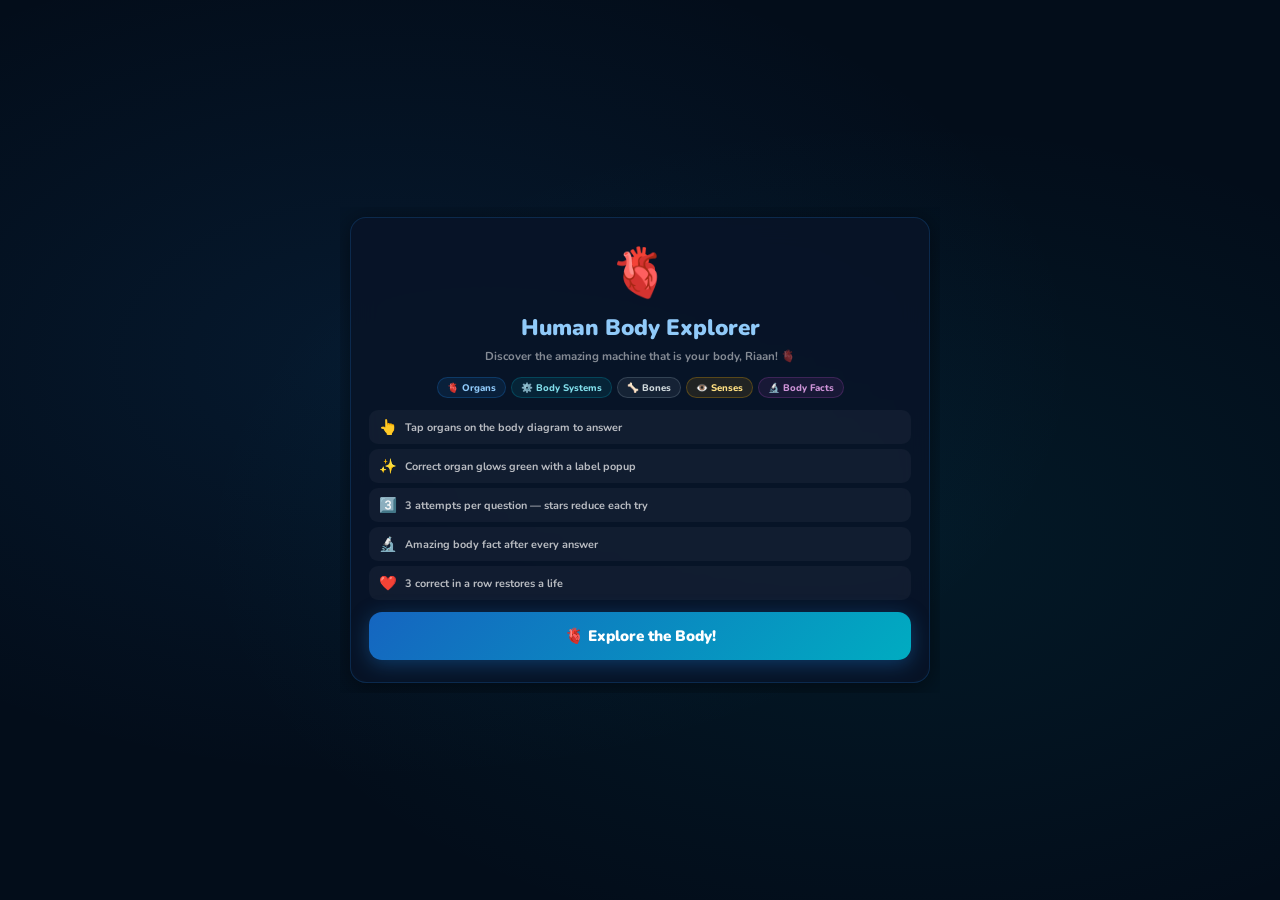
<file: human-body-explorer.html>
<!DOCTYPE html>
<html lang="en">
<head>
<meta charset="UTF-8">
<meta name="viewport" content="width=device-width, initial-scale=1.0, maximum-scale=1.0, user-scalable=no">
<title>Human Body Explorer 🫀 — Learning Hub</title>
<link href="https://fonts.googleapis.com/css2?family=Nunito:wght@400;600;700;800;900&display=swap" rel="stylesheet">
<style>
:root{
  --blue:#1E88E5;--blue2:#1565C0;--blue3:#90CAF9;
  --teal:#00ACC1;--teal2:#00838F;
  --green:#43A047;--red:#E53935;
  --white:#F0F7FF;--light:#E3F2FD;
  --gc:rgba(8,20,40,0.92);--gb:rgba(255,255,255,0.08);
  --r:16px;--shadow:0 4px 24px rgba(0,0,0,0.5);
}
*{box-sizing:border-box;margin:0;padding:0;-webkit-tap-highlight-color:transparent;touch-action:manipulation}
html,body{height:100%;font-family:'Nunito',sans-serif;color:#fff;overflow:hidden}
body{background:#030D1A;display:flex;flex-direction:column;align-items:center;justify-content:center}
.bg{position:fixed;inset:0;z-index:0;
  background:radial-gradient(ellipse at 30% 40%,rgba(30,136,229,.1) 0%,transparent 55%),
             radial-gradient(ellipse at 70% 60%,rgba(0,172,193,.08) 0%,transparent 55%),#030D1A}

.wrap{position:relative;z-index:1;width:100%;max-width:600px;padding:10px;
  display:flex;flex-direction:column;gap:8px;max-height:100vh;overflow-y:auto}
.wrap::-webkit-scrollbar{display:none}

/* HEADER */
.hdr{display:flex;align-items:center;gap:10px;background:var(--gc);backdrop-filter:blur(14px);
  border:1px solid rgba(30,136,229,.2);border-radius:var(--r);padding:11px 15px;
  box-shadow:var(--shadow);flex-shrink:0}
.back-btn{width:36px;height:36px;border-radius:50%;background:rgba(30,136,229,.15);border:none;
  color:#fff;font-size:1rem;cursor:pointer;display:flex;align-items:center;justify-content:center;
  flex-shrink:0;-webkit-tap-highlight-color:transparent}
.hdr-title{flex:1;font-size:1rem;font-weight:900;color:#fff}
.hdr-sub{font-size:.62rem;font-weight:700;color:rgba(255,255,255,.45)}
.lives{display:flex;gap:2px;font-size:1rem}
.star-count{font-size:.9rem;font-weight:900;color:#FDD835;white-space:nowrap}

/* INFO ROW */
.info-row{display:flex;gap:7px;flex-shrink:0}
.info-box{flex:1;background:var(--gc);backdrop-filter:blur(14px);
  border:1px solid rgba(30,136,229,.12);border-radius:11px;padding:7px 9px;
  text-align:center;box-shadow:var(--shadow)}
.ib-val{font-size:.95rem;font-weight:900;color:#fff;line-height:1}
.ib-lbl{font-size:.5rem;font-weight:700;color:rgba(255,255,255,.4);margin-top:2px;text-transform:uppercase}
.ib-val.blue{color:var(--blue3)}
.streak-badge{display:inline-flex;align-items:center;gap:3px;border-radius:99px;padding:3px 9px;
  font-size:.7rem;font-weight:900;background:rgba(30,136,229,.12);
  border:1px solid rgba(30,136,229,.25);color:var(--blue3);transition:all .3s}
.streak-badge.s3{background:rgba(0,172,193,.12);border-color:rgba(0,172,193,.3);color:#80DEEA}
.streak-badge.s5{background:rgba(67,160,71,.12);border-color:rgba(67,160,71,.3);color:#A5D6A7}
.streak-badge.s7{background:rgba(253,216,53,.12);border-color:rgba(253,216,53,.3);color:#FDD835;animation:mp .6s ease infinite alternate}
@keyframes mp{from{transform:scale(1)}to{transform:scale(1.08)}}

/* POPUPS */
.popup-overlay{position:fixed;top:50%;left:50%;transform:translate(-50%,-50%) scale(0);
  z-index:9999;text-align:center;pointer-events:none;
  transition:all .25s cubic-bezier(.34,1.56,.64,1);
  background:rgba(3,13,26,0.96);backdrop-filter:blur(18px);
  border-radius:24px;padding:20px 32px;box-shadow:0 8px 40px rgba(0,0,0,0.7)}
.popup-overlay.combo{border:1.5px solid rgba(30,136,229,0.3)}
.popup-overlay.life{border:1.5px solid rgba(229,57,53,0.35)}
.popup-overlay.show{transform:translate(-50%,-50%) scale(1)}
.popup-overlay.hide{transform:translate(-50%,-50%) scale(0);opacity:0}
.po-text{font-size:1.9rem;font-weight:900;white-space:nowrap}
.po-sub{font-size:.85rem;font-weight:800;color:rgba(255,255,255,.6);margin-top:3px}

/* BODY DIAGRAM CARD */
.body-card{background:var(--gc);backdrop-filter:blur(14px);
  border:1.5px solid rgba(30,136,229,.25);border-radius:var(--r);
  padding:12px;box-shadow:var(--shadow),0 0 20px rgba(30,136,229,.08);
  flex-shrink:0;position:relative}
.body-diagram{display:flex;justify-content:center;align-items:center;position:relative}
.body-diagram svg{width:100%;max-width:280px;height:auto;display:block;margin:0 auto}
/* Organ regions */
.organ-region{cursor:pointer;transition:all .2s;-webkit-tap-highlight-color:transparent}
.organ-region:hover .organ-fill{filter:brightness(1.3)}
.organ-region.correct .organ-fill{filter:drop-shadow(0 0 8px #43A047) brightness(1.4)}
.organ-region.wrong .organ-fill{animation:shake .3s ease}
.organ-region.reveal .organ-fill{filter:drop-shadow(0 0 8px #FDD835) brightness(1.3)}
/* Organ label popup */
.organ-label-popup{position:absolute;background:rgba(8,20,40,.95);backdrop-filter:blur(10px);
  border:1.5px solid rgba(30,136,229,.4);border-radius:10px;padding:6px 12px;
  font-size:.72rem;font-weight:800;color:#90CAF9;white-space:nowrap;
  pointer-events:none;z-index:100;opacity:0;transition:opacity .2s;
  box-shadow:0 4px 12px rgba(0,0,0,.4)}
.organ-label-popup.show{opacity:1}
.body-instruction{font-size:.68rem;font-weight:700;color:rgba(255,255,255,.4);
  text-align:center;margin-top:8px;display:none}
.body-instruction.show{display:block}

/* MODE TAG */
.mode-tag{font-size:.63rem;font-weight:900;border-radius:99px;padding:3px 11px;border:1px solid}
.mode-tag.clickorgan{background:rgba(30,136,229,.12);color:var(--blue3);border-color:rgba(30,136,229,.25)}
.mode-tag.organs{background:rgba(0,172,193,.12);color:#80DEEA;border-color:rgba(0,172,193,.25)}
.mode-tag.systems{background:rgba(67,160,71,.12);color:#A5D6A7;border-color:rgba(67,160,71,.25)}
.mode-tag.bones{background:rgba(144,164,174,.12);color:#CFD8DC;border-color:rgba(144,164,174,.25)}
.mode-tag.senses{background:rgba(255,179,0,.12);color:#FFE082;border-color:rgba(255,179,0,.25)}
.mode-tag.facts{background:rgba(171,71,188,.12);color:#CE93D8;border-color:rgba(171,71,188,.25)}
.mode-tag.truefalse{background:rgba(67,160,71,.12);color:#A5D6A7;border-color:rgba(67,160,71,.25)}

/* QUESTION CARD */
.q-card{background:var(--gc);backdrop-filter:blur(14px);
  border:1.5px solid rgba(30,136,229,.15);border-radius:var(--r);
  padding:15px;box-shadow:var(--shadow)}
.q-meta{display:flex;align-items:center;justify-content:space-between;margin-bottom:10px}
.q-num{font-size:.6rem;font-weight:800;color:rgba(255,255,255,.35)}
.question{font-size:1.1rem;font-weight:900;color:#fff;text-align:center;
  margin-bottom:12px;line-height:1.4;min-height:36px;
  display:flex;align-items:center;justify-content:center}
.question.small{font-size:.92rem}

/* ATTEMPTS */
.attempts-row{display:flex;align-items:center;gap:6px;margin-bottom:8px;justify-content:center}
.attempt-dot{width:9px;height:9px;border-radius:50%;background:rgba(255,255,255,.15);
  border:1.5px solid rgba(255,255,255,.2);transition:all .3s}
.attempt-dot.used{background:var(--red);border-color:var(--red)}
.attempt-dot.current{background:#FDD835;border-color:#FDD835;animation:pulse .8s ease infinite}
@keyframes pulse{0%,100%{transform:scale(1)}50%{transform:scale(1.3)}}
.feedback-row{min-height:24px;font-size:.78rem;font-weight:800;text-align:center;
  margin-bottom:6px;color:#FDD835}

/* MCQ */
.opts{display:grid;grid-template-columns:1fr 1fr;gap:7px;margin-bottom:8px}
.opts.single{grid-template-columns:1fr}
.opt{padding:11px 10px;background:rgba(255,255,255,.05);
  border:1.5px solid rgba(30,136,229,.15);border-radius:12px;
  font-family:'Nunito',sans-serif;font-size:.85rem;font-weight:800;
  color:rgba(255,255,255,.88);cursor:pointer;transition:all .15s;text-align:center;
  -webkit-tap-highlight-color:transparent;touch-action:manipulation}
.opt:active:not(:disabled){background:rgba(30,136,229,.2);transform:scale(.97)}
.opt.correct{background:rgba(67,160,71,.2)!important;border-color:var(--green)!important;color:#A5D6A7!important}
.opt.wrong{background:rgba(229,57,53,.12)!important;border-color:var(--red)!important;color:#EF9A9A!important;animation:shake .3s ease}

/* TRUE FALSE */
.tf-opts{display:grid;grid-template-columns:1fr 1fr;gap:10px;margin-bottom:8px}
.tf-btn{padding:15px;border:2px solid;border-radius:13px;font-family:'Nunito',sans-serif;
  font-size:.95rem;font-weight:900;cursor:pointer;transition:all .15s;text-align:center;
  -webkit-tap-highlight-color:transparent;touch-action:manipulation}
.tf-btn.true-btn{background:rgba(67,160,71,.1);border-color:rgba(67,160,71,.25);color:#A5D6A7}
.tf-btn.false-btn{background:rgba(229,57,53,.1);border-color:rgba(229,57,53,.25);color:#EF9A9A}
.tf-btn:active:not(:disabled){transform:scale(.96)}
.tf-btn.correct{filter:brightness(1.3);box-shadow:0 4px 16px rgba(67,160,71,.3)}
.tf-btn.wrong{opacity:.5;animation:shake .3s ease}

/* CLICK ORGAN instruction */
.click-instruction{background:rgba(30,136,229,.08);border:1px solid rgba(30,136,229,.2);
  border-radius:10px;padding:8px 12px;text-align:center;margin-bottom:8px;
  font-size:.72rem;font-weight:700;color:rgba(144,202,249,.8)}

/* BUTTONS */
.btn-row{display:flex;gap:7px;margin-top:8px}
.show-pic-btn{flex:1;padding:10px;background:rgba(30,136,229,.1);
  border:1.5px solid rgba(30,136,229,.2);border-radius:10px;
  font-family:'Nunito',sans-serif;font-size:.7rem;font-weight:800;
  color:var(--blue3);cursor:pointer;transition:all .15s;
  display:flex;align-items:center;justify-content:center;gap:5px;
  -webkit-tap-highlight-color:transparent;touch-action:manipulation}
.show-pic-btn:active{background:rgba(30,136,229,.2)}
.hint-btn{flex:1;padding:10px;background:rgba(255,255,255,.04);
  border:1.5px solid rgba(255,255,255,.1);border-radius:10px;
  font-family:'Nunito',sans-serif;font-size:.7rem;font-weight:800;
  color:rgba(255,255,255,.4);cursor:pointer;transition:all .15s;
  display:none;align-items:center;justify-content:center;gap:5px;
  -webkit-tap-highlight-color:transparent;touch-action:manipulation}
.hint-btn:active{background:rgba(30,136,229,.1)}
.hint-btn.used{opacity:.35;cursor:default}
.hint-box{background:rgba(30,136,229,.06);border:1px solid rgba(30,136,229,.15);
  border-radius:10px;padding:8px 12px;margin-top:6px;display:none}
.hint-box.show{display:block}
.hint-txt{font-size:.72rem;font-weight:700;color:rgba(255,255,255,.65)}

/* EXPLANATION */
.explanation-card{margin-top:10px;border-radius:13px;padding:13px 15px;display:none;animation:slideDown .3s ease}
.explanation-card.show{display:block}
.explanation-card.ok{background:rgba(67,160,71,.1);border:1.5px solid rgba(67,160,71,.22)}
.explanation-card.no{background:rgba(229,57,53,.08);border:1.5px solid rgba(229,57,53,.2)}
.ex-result{display:flex;align-items:center;gap:8px;margin-bottom:6px}
.ex-icon{font-size:1.2rem;flex-shrink:0}
.ex-answer{font-size:.88rem;font-weight:900;color:#fff}
.ex-answer span{color:#FDD835}
.ex-explain{font-size:.74rem;font-weight:700;color:rgba(255,255,255,.7);line-height:1.55;margin-bottom:7px}
.ex-fact{background:rgba(30,136,229,.07);border:1px solid rgba(30,136,229,.18);
  border-radius:9px;padding:8px 11px;margin-bottom:9px}
.ex-fact-lbl{font-size:.57rem;font-weight:900;color:var(--blue3);text-transform:uppercase;letter-spacing:.5px;margin-bottom:2px}
.ex-fact-txt{font-size:.72rem;font-weight:700;color:rgba(255,255,255,.75);line-height:1.5}
.ex-next{width:100%;padding:11px;border:none;border-radius:11px;font-family:'Nunito',sans-serif;
  font-size:.88rem;font-weight:900;cursor:pointer;color:#fff;
  -webkit-tap-highlight-color:transparent;touch-action:manipulation}
.ex-next.ok{background:linear-gradient(135deg,var(--green),#66BB6A)}
.ex-next.no{background:linear-gradient(135deg,var(--blue2),var(--blue))}

@keyframes shake{0%,100%{transform:translateX(0)}25%{transform:translateX(-8px)}75%{transform:translateX(8px)}}
@keyframes slideDown{from{opacity:0;transform:translateY(-8px)}to{opacity:1;transform:translateY(0)}}
@keyframes popIn{0%{transform:scale(.94)}60%{transform:scale(1.05)}100%{transform:scale(1)}}
@keyframes glowPulse{0%,100%{filter:drop-shadow(0 0 4px currentColor)}50%{filter:drop-shadow(0 0 12px currentColor)}}

/* HOTSPOTS */
.organ-region{cursor:pointer;-webkit-tap-highlight-color:transparent;touch-action:manipulation}
.organ-region path,.organ-region ellipse,.organ-region rect{transition:all .2s}
.organ-region:hover path,.organ-region:hover ellipse{filter:brightness(1.25)}
.organ-region.correct path,.organ-region.correct ellipse,.organ-region.correct rect{
  filter:drop-shadow(0 0 8px #43A047) brightness(1.4)}
.organ-region.wrong path,.organ-region.wrong ellipse{filter:brightness(.7);animation:shake .3s ease}
.organ-region.reveal path,.organ-region.reveal ellipse,.organ-region.reveal rect{
  filter:drop-shadow(0 0 10px #FDD835) brightness(1.5)}
@keyframes hsGlow{0%{opacity:.8}50%{opacity:1}100%{opacity:.9}}

/* SCREENS */
.screen{display:none}.screen.active{display:flex;flex-direction:column;gap:8px}

/* START */
.start-card{background:var(--gc);backdrop-filter:blur(14px);
  border:1.5px solid rgba(30,136,229,.2);border-radius:var(--r);
  padding:22px 18px;text-align:center;box-shadow:var(--shadow)}
.start-icon{font-size:3rem;margin-bottom:6px;display:block;animation:float 3s ease-in-out infinite}
@keyframes float{0%,100%{transform:translateY(0)}50%{transform:translateY(-8px)}}
.start-title{font-size:1.4rem;font-weight:900;color:var(--blue3);margin-bottom:4px}
.start-sub{font-size:.72rem;font-weight:700;color:rgba(255,255,255,.5);margin-bottom:12px;line-height:1.6}
.topic-chips{display:flex;flex-wrap:wrap;gap:5px;justify-content:center;margin-bottom:12px}
.topic-chip{font-size:.6rem;font-weight:800;border-radius:99px;padding:3px 9px;border:1px solid}
.rules{display:flex;flex-direction:column;gap:5px;text-align:left;margin-bottom:12px}
.rule{display:flex;align-items:center;gap:8px;background:rgba(255,255,255,.04);border-radius:9px;padding:7px 10px}
.rule-ico{font-size:.9rem;flex-shrink:0}
.rule-txt{font-size:.68rem;font-weight:700;color:rgba(255,255,255,.7)}
.start-btn{width:100%;padding:14px;border:none;border-radius:13px;
  background:linear-gradient(135deg,var(--blue2),var(--teal));
  color:#fff;font-family:'Nunito',sans-serif;font-size:.95rem;font-weight:900;
  cursor:pointer;box-shadow:0 4px 20px rgba(30,136,229,.35);transition:all .2s;
  -webkit-tap-highlight-color:transparent;touch-action:manipulation}
.start-btn:active{transform:scale(.97)}
.pb-row{display:flex;align-items:center;justify-content:center;gap:6px;margin-top:8px;
  font-size:.7rem;font-weight:700;color:rgba(255,255,255,.4)}
.pb-val{color:#FDD835;font-weight:900}

/* ROUND END / GAME OVER */
.re-card,.go-card{background:var(--gc);backdrop-filter:blur(14px);
  border:1.5px solid rgba(30,136,229,.2);border-radius:var(--r);
  padding:20px 16px;text-align:center;box-shadow:var(--shadow)}
.re-icon{font-size:2.6rem;margin-bottom:6px;display:block}
.go-trophy{font-size:3.5rem;margin-bottom:7px;display:block;animation:float 2s ease-in-out infinite}
.re-title,.go-title{font-size:1.1rem;font-weight:900;color:var(--blue3);margin-bottom:3px}
.re-stats,.go-stats{display:flex;gap:7px;margin:10px 0}
.re-stat,.go-stat{flex:1;background:rgba(255,255,255,.05);border-radius:10px;padding:9px;text-align:center}
.re-sv{font-size:1.1rem;font-weight:900;color:var(--blue3)}
.go-sv{font-size:1.1rem;font-weight:900;color:#FDD835}
.re-sl,.go-sl{font-size:.53rem;font-weight:700;color:rgba(255,255,255,.4);margin-top:2px}
.re-msg,.go-msg{font-size:.72rem;font-weight:700;color:rgba(255,255,255,.45);margin-bottom:11px}
.new-best{background:rgba(30,136,229,.1);border:1px solid rgba(30,136,229,.25);
  border-radius:10px;padding:8px 13px;font-size:.78rem;font-weight:900;
  color:var(--blue3);margin:7px 0;animation:popIn .4s ease}
.re-btn,.go-btn{width:100%;padding:11px;border:none;border-radius:12px;
  font-family:'Nunito',sans-serif;font-size:.88rem;font-weight:900;cursor:pointer;transition:all .15s;
  -webkit-tap-highlight-color:transparent;touch-action:manipulation}
.re-btn.next,.go-btn.play{background:linear-gradient(135deg,var(--blue2),var(--teal));color:#fff}
.re-btn.home,.go-btn.home{background:rgba(255,255,255,.06);color:rgba(255,255,255,.5);margin-top:6px}
.re-btn:active,.go-btn:active{transform:scale(.97)}
</style>
</head>
<body>
<div class="bg"></div>
<div class="popup-overlay combo" id="combo-popup">
  <div class="po-text" id="combo-text">BRILLIANT! 🧠</div>
  <div class="po-sub" id="combo-sub">3 correct!</div>
</div>
<div class="popup-overlay life" id="life-popup">
  <div class="po-text">❤️ Life Restored!</div>
  <div class="po-sub">3 correct in a row!</div>
</div>
<!-- Organ label popup -->
<div class="organ-label-popup" id="organ-label-popup"></div>

<div class="wrap">
  <!-- START -->
  <div id="startScreen" class="screen active">
    <div class="start-card">
      <span class="start-icon">🫀</span>
      <div class="start-title">Human Body Explorer</div>
      <div class="start-sub" id="start-greeting">Discover the amazing machine that is your body!</div>
      <div class="topic-chips">
        <span class="topic-chip" style="background:rgba(30,136,229,.1);border-color:rgba(30,136,229,.25);color:var(--blue3)">🫀 Organs</span>
        <span class="topic-chip" style="background:rgba(0,172,193,.1);border-color:rgba(0,172,193,.25);color:#80DEEA">⚙️ Body Systems</span>
        <span class="topic-chip" style="background:rgba(144,164,174,.1);border-color:rgba(144,164,174,.25);color:#CFD8DC">🦴 Bones</span>
        <span class="topic-chip" style="background:rgba(255,179,0,.1);border-color:rgba(255,179,0,.25);color:#FFE082">👁️ Senses</span>
        <span class="topic-chip" style="background:rgba(171,71,188,.1);border-color:rgba(171,71,188,.25);color:#CE93D8">🔬 Body Facts</span>
      </div>
      <div class="rules">
        <div class="rule"><span class="rule-ico">👆</span><span class="rule-txt">Tap organs on the body diagram to answer</span></div>
        <div class="rule"><span class="rule-ico">✨</span><span class="rule-txt">Correct organ glows green with a label popup</span></div>
        <div class="rule"><span class="rule-ico">3️⃣</span><span class="rule-txt">3 attempts per question — stars reduce each try</span></div>
        <div class="rule"><span class="rule-ico">🔬</span><span class="rule-txt">Amazing body fact after every answer</span></div>
        <div class="rule"><span class="rule-ico">❤️</span><span class="rule-txt">3 correct in a row restores a life</span></div>
      </div>
      <button class="start-btn" onclick="startGame()">🫀 Explore the Body!</button>
      <div class="pb-row" id="pb-row" style="display:none">🏆 Personal Best: <span class="pb-val" id="pb-val">0</span> stars</div>
    </div>
  </div>

  <!-- GAME -->
  <div id="gameScreen" class="screen">
    <div class="hdr">
      <button class="back-btn" onclick="confirmQuit()">←</button>
      <div style="flex:1">
        <div class="hdr-title">🫀 Human Body Explorer</div>
        <div class="hdr-sub" id="g-player-label">Riaan · Grade 3</div>
      </div>
      <div class="lives" id="lives-display">❤️❤️❤️</div>
      <div class="star-count">⭐ <span id="g-stars">0</span></div>
    </div>
    <div class="info-row">
      <div class="info-box"><div class="ib-val blue" id="g-round">1</div><div class="ib-lbl">Round</div></div>
      <div class="info-box"><div class="ib-val" id="g-qnum">1/10</div><div class="ib-lbl">Question</div></div>
      <div class="info-box" style="flex:1.4"><div class="ib-val" id="g-topic-disp" style="font-size:.7rem;color:rgba(255,255,255,.7)">Organs</div><div class="ib-lbl">Topic</div></div>
      <div class="info-box" style="display:flex;align-items:center;justify-content:center">
        <div id="streak-badge" class="streak-badge">0 🫀</div>
      </div>
    </div>

    <!-- BODY DIAGRAM -->
    <div class="body-card" id="body-card">
      <div class="body-diagram" id="body-diagram">
        <!-- SVG Body -->
  <!-- DETAILED MEDICAL SVG BODY DIAGRAM -->
        <svg id="body-svg" viewBox="0 0 220 480" xmlns="http://www.w3.org/2000/svg"
          style="width:100%;max-width:280px;display:block;margin:0 auto">
          <defs>
            <!-- Gradients for realism -->
            <radialGradient id="skinGrad" cx="50%" cy="30%"><stop offset="0%" stop-color="#C8956C"/><stop offset="100%" stop-color="#A0714F"/></radialGradient>
            <radialGradient id="brainGrad" cx="50%" cy="40%"><stop offset="0%" stop-color="#CE93D8"/><stop offset="100%" stop-color="#7B1FA2"/></radialGradient>
            <radialGradient id="heartGrad" cx="40%" cy="35%"><stop offset="0%" stop-color="#EF5350"/><stop offset="100%" stop-color="#B71C1C"/></radialGradient>
            <radialGradient id="lungGrad" cx="50%" cy="40%"><stop offset="0%" stop-color="#90CAF9"/><stop offset="100%" stop-color="#1565C0"/></radialGradient>
            <radialGradient id="liverGrad" cx="40%" cy="35%"><stop offset="0%" stop-color="#A1887F"/><stop offset="100%" stop-color="#4E342E"/></radialGradient>
            <radialGradient id="stomachGrad" cx="50%" cy="40%"><stop offset="0%" stop-color="#FFCC80"/><stop offset="100%" stop-color="#E65100"/></radialGradient>
            <radialGradient id="kidneyGrad" cx="50%" cy="35%"><stop offset="0%" stop-color="#EF9A9A"/><stop offset="100%" stop-color="#C62828"/></radialGradient>
            <radialGradient id="intestineGrad" cx="50%" cy="50%"><stop offset="0%" stop-color="#A5D6A7"/><stop offset="100%" stop-color="#2E7D32"/></radialGradient>
            <radialGradient id="spineGrad" cx="50%" cy="50%"><stop offset="0%" stop-color="#E0E0E0"/><stop offset="100%" stop-color="#757575"/></radialGradient>
            <filter id="glow"><feGaussianBlur stdDeviation="2" result="blur"/><feComposite in="SourceGraphic" in2="blur" operator="over"/></filter>
          </defs>

          <!-- ── BODY SILHOUETTE ── -->
          <!-- Head -->
          <ellipse cx="110" cy="38" rx="30" ry="34" fill="url(#skinGrad)" stroke="#8D6E63" stroke-width="1"/>
          <!-- Neck -->
          <rect x="100" y="68" width="20" height="16" rx="5" fill="url(#skinGrad)" stroke="#8D6E63" stroke-width=".8"/>
          <!-- Torso -->
          <path d="M68 82 Q55 95 54 140 Q52 175 56 200 Q60 215 75 220 L145 220 Q160 215 164 200 Q168 175 166 140 Q165 95 152 82 Q130 75 110 74 Q90 75 68 82Z" fill="url(#skinGrad)" stroke="#8D6E63" stroke-width="1"/>
          <!-- Pelvis/hips -->
          <ellipse cx="110" cy="222" rx="50" ry="18" fill="url(#skinGrad)" stroke="#8D6E63" stroke-width=".8"/>
          <!-- Left arm -->
          <path d="M67 85 Q45 90 36 120 Q28 150 30 185 Q31 195 38 198 Q46 200 52 192 Q56 175 58 155 Q62 125 68 105Z" fill="url(#skinGrad)" stroke="#8D6E63" stroke-width=".8"/>
          <!-- Right arm -->
          <path d="M153 85 Q175 90 184 120 Q192 150 190 185 Q189 195 182 198 Q174 200 168 192 Q164 175 162 155 Q158 125 152 105Z" fill="url(#skinGrad)" stroke="#8D6E63" stroke-width=".8"/>
          <!-- Left leg -->
          <path d="M74 228 Q68 250 67 290 Q66 330 68 370 Q69 385 78 388 Q88 390 93 382 Q96 365 96 330 Q97 290 96 260 Q95 242 90 232Z" fill="url(#skinGrad)" stroke="#8D6E63" stroke-width=".8"/>
          <!-- Right leg -->
          <path d="M146 228 Q152 250 153 290 Q154 330 152 370 Q151 385 142 388 Q132 390 127 382 Q124 365 124 330 Q123 290 124 260 Q125 242 130 232Z" fill="url(#skinGrad)" stroke="#8D6E63" stroke-width=".8"/>
          <!-- Feet -->
          <ellipse cx="80" cy="390" rx="16" ry="7" fill="url(#skinGrad)" stroke="#8D6E63" stroke-width=".8"/>
          <ellipse cx="140" cy="390" rx="16" ry="7" fill="url(#skinGrad)" stroke="#8D6E63" stroke-width=".8"/>

          <!-- ── FACIAL FEATURES ── -->
          <ellipse cx="102" cy="34" rx="4" ry="5" fill="#1A237E" opacity=".8"/>
          <ellipse cx="118" cy="34" rx="4" ry="5" fill="#1A237E" opacity=".8"/>
          <ellipse cx="103" cy="33" rx="1.5" ry="2" fill="#fff" opacity=".6"/>
          <ellipse cx="119" cy="33" rx="1.5" ry="2" fill="#fff" opacity=".6"/>
          <path d="M105 48 Q110 52 115 48" stroke="#8D6E63" stroke-width="1.2" fill="none" stroke-linecap="round"/>
          <!-- Ears -->
          <ellipse cx="80" cy="37" rx="5" ry="7" fill="url(#skinGrad)" stroke="#8D6E63" stroke-width=".8"/>
          <ellipse cx="140" cy="37" rx="5" ry="7" fill="url(#skinGrad)" stroke="#8D6E63" stroke-width=".8"/>
          <!-- Hair -->
          <path d="M82 20 Q90 8 110 6 Q130 8 138 20 Q132 10 110 9 Q88 10 82 20Z" fill="#4A2C0A"/>
          <!-- Nose -->
          <path d="M108 40 Q110 46 112 40" stroke="#8D6E63" stroke-width="1" fill="none" stroke-linecap="round"/>

          <!-- ── RIBCAGE outline (subtle) ── -->
          <path d="M72 93 Q65 110 64 130 Q66 145 75 152 Q85 156 110 156 Q135 156 145 152 Q154 145 156 130 Q155 110 148 93" fill="rgba(200,200,220,0.08)" stroke="rgba(200,220,255,0.2)" stroke-width="1"/>
          <!-- Ribs subtle lines -->
          <path d="M76 102 Q85 106 110 106 Q135 106 144 102" fill="none" stroke="rgba(200,220,255,0.15)" stroke-width=".8"/>
          <path d="M74 112 Q84 117 110 117 Q136 117 146 112" fill="none" stroke="rgba(200,220,255,0.15)" stroke-width=".8"/>
          <path d="M73 122 Q83 128 110 128 Q137 128 147 122" fill="none" stroke="rgba(200,220,255,0.15)" stroke-width=".8"/>
          <path d="M73 132 Q83 138 110 138 Q137 138 147 132" fill="none" stroke="rgba(200,220,255,0.15)" stroke-width=".8"/>

          <!-- ── SPINE (clickable) ── -->
          <g class="organ-region" id="hs-Spine" onclick="organClick('Spine')" style="cursor:pointer">
            <rect x="105" y="88" width="10" height="4" rx="2" fill="url(#spineGrad)" stroke="#B0BEC5" stroke-width=".5"/>
            <rect x="105" y="95" width="10" height="4" rx="2" fill="url(#spineGrad)" stroke="#B0BEC5" stroke-width=".5"/>
            <rect x="105" y="102" width="10" height="4" rx="2" fill="url(#spineGrad)" stroke="#B0BEC5" stroke-width=".5"/>
            <rect x="105" y="109" width="10" height="4" rx="2" fill="url(#spineGrad)" stroke="#B0BEC5" stroke-width=".5"/>
            <rect x="105" y="116" width="10" height="4" rx="2" fill="url(#spineGrad)" stroke="#B0BEC5" stroke-width=".5"/>
            <rect x="105" y="123" width="10" height="4" rx="2" fill="url(#spineGrad)" stroke="#B0BEC5" stroke-width=".5"/>
            <rect x="105" y="130" width="10" height="4" rx="2" fill="url(#spineGrad)" stroke="#B0BEC5" stroke-width=".5"/>
            <rect x="105" y="137" width="10" height="4" rx="2" fill="url(#spineGrad)" stroke="#B0BEC5" stroke-width=".5"/>
            <rect x="105" y="144" width="10" height="4" rx="2" fill="url(#spineGrad)" stroke="#B0BEC5" stroke-width=".5"/>
            <rect x="105" y="151" width="10" height="4" rx="2" fill="url(#spineGrad)" stroke="#B0BEC5" stroke-width=".5"/>
            <!-- invisible wider hit target -->
            <rect x="100" y="86" width="20" height="76" rx="3" fill="transparent"/>
          </g>

          <!-- ── BRAIN (clickable) ── -->
          <g class="organ-region" id="hs-Brain" onclick="organClick('Brain')" style="cursor:pointer">
            <path d="M90 18 Q85 12 88 8 Q93 4 100 5 Q107 4 113 6 Q120 4 126 8 Q130 12 130 18 Q134 22 133 28 Q132 34 128 36 Q124 38 119 36 Q115 40 110 40 Q105 40 101 36 Q96 38 92 36 Q88 34 87 28 Q86 22 90 18Z"
              fill="url(#brainGrad)" stroke="#7B1FA2" stroke-width="1.2" opacity=".9"/>
            <!-- Brain folds -->
            <path d="M93 20 Q97 16 103 18 Q108 16 114 18 Q119 16 124 20" fill="none" stroke="#7B1FA2" stroke-width=".7" opacity=".6"/>
            <path d="M90 26 Q95 22 103 24 Q110 22 118 24 Q124 22 129 26" fill="none" stroke="#7B1FA2" stroke-width=".7" opacity=".6"/>
            <path d="M110 10 L110 36" stroke="#7B1FA2" stroke-width=".8" opacity=".5"/>
          </g>

          <!-- ── LUNGS (clickable) ── -->
          <g class="organ-region" id="hs-Lungs" onclick="organClick('Lungs')" style="cursor:pointer">
            <!-- Left lung -->
            <path d="M72 96 Q64 102 62 115 Q60 130 62 145 Q64 156 72 160 Q80 164 86 158 Q90 150 90 138 Q90 122 88 108 Q86 98 80 94 Q76 92 72 96Z"
              fill="url(#lungGrad)" stroke="#1565C0" stroke-width="1" opacity=".85"/>
            <!-- Right lung -->
            <path d="M148 96 Q156 102 158 115 Q160 130 158 145 Q156 156 148 160 Q140 164 134 158 Q130 150 130 138 Q130 122 132 108 Q134 98 140 94 Q144 92 148 96Z"
              fill="url(#lungGrad)" stroke="#1565C0" stroke-width="1" opacity=".85"/>
            <!-- Lung texture lines -->
            <path d="M68 108 Q74 106 82 108" fill="none" stroke="#90CAF9" stroke-width=".6" opacity=".5"/>
            <path d="M66 118 Q72 116 84 118" fill="none" stroke="#90CAF9" stroke-width=".6" opacity=".5"/>
            <path d="M65 128 Q72 126 84 128" fill="none" stroke="#90CAF9" stroke-width=".6" opacity=".5"/>
            <path d="M152 108 Q146 106 138 108" fill="none" stroke="#90CAF9" stroke-width=".6" opacity=".5"/>
            <path d="M154 118 Q148 116 136 118" fill="none" stroke="#90CAF9" stroke-width=".6" opacity=".5"/>
          </g>

          <!-- ── HEART (clickable) ── -->
          <g class="organ-region" id="hs-Heart" onclick="organClick('Heart')" style="cursor:pointer">
            <path d="M98 100 Q92 94 88 98 Q84 103 86 110 Q88 117 98 124 Q102 127 104 128 Q106 127 110 124 Q120 117 122 110 Q124 103 120 98 Q116 94 110 100 Q107 96 104 98 Q101 96 98 100Z"
              fill="url(#heartGrad)" stroke="#B71C1C" stroke-width="1.2"/>
            <!-- Aorta -->
            <path d="M104 94 Q104 88 108 84 Q112 80 114 84" fill="none" stroke="#EF5350" stroke-width="2" stroke-linecap="round"/>
            <!-- Heart highlight -->
            <ellipse cx="98" cy="106" rx="4" ry="5" fill="rgba(255,200,200,0.3)"/>
          </g>

          <!-- ── LIVER (clickable) ── -->
          <g class="organ-region" id="hs-Liver" onclick="organClick('Liver')" style="cursor:pointer">
            <path d="M110 138 Q120 134 132 136 Q142 138 146 145 Q148 152 144 158 Q138 164 128 164 Q118 164 112 158 Q106 152 108 145 Q108 140 110 138Z"
              fill="url(#liverGrad)" stroke="#4E342E" stroke-width="1.2" opacity=".9"/>
            <!-- Liver highlight -->
            <path d="M114 140 Q124 138 134 142" fill="none" stroke="#BCAAA4" stroke-width=".8" opacity=".6"/>
          </g>

          <!-- ── STOMACH (clickable) ── -->
          <g class="organ-region" id="hs-Stomach" onclick="organClick('Stomach')" style="cursor:pointer">
            <path d="M88 142 Q82 140 80 146 Q78 154 82 162 Q86 170 94 172 Q102 174 108 168 Q112 162 110 154 Q108 146 102 142 Q96 138 90 140 Q88 140 88 142Z"
              fill="url(#stomachGrad)" stroke="#E65100" stroke-width="1.2" opacity=".9"/>
            <!-- Stomach rugae lines -->
            <path d="M84 150 Q90 148 102 150" fill="none" stroke="#FFCC80" stroke-width=".7" opacity=".6"/>
            <path d="M83 157 Q90 155 104 157" fill="none" stroke="#FFCC80" stroke-width=".7" opacity=".6"/>
          </g>

          <!-- ── KIDNEYS (clickable) ── -->
          <g class="organ-region" id="hs-Kidneys" onclick="organClick('Kidneys')" style="cursor:pointer">
            <!-- Left kidney -->
            <path d="M78 174 Q72 172 70 178 Q68 186 72 194 Q76 200 82 200 Q88 200 90 194 Q92 186 90 178 Q88 172 84 172 Q80 171 78 174Z"
              fill="url(#kidneyGrad)" stroke="#C62828" stroke-width="1" opacity=".9"/>
            <!-- Right kidney -->
            <path d="M138 174 Q144 172 146 178 Q148 186 144 194 Q140 200 134 200 Q128 200 126 194 Q124 186 126 178 Q128 172 132 172 Q136 171 138 174Z"
              fill="url(#kidneyGrad)" stroke="#C62828" stroke-width="1" opacity=".9"/>
            <!-- Kidney highlights -->
            <ellipse cx="80" cy="183" rx="3" ry="5" fill="rgba(255,200,200,0.3)"/>
            <ellipse cx="140" cy="183" rx="3" ry="5" fill="rgba(255,200,200,0.3)"/>
          </g>

          <!-- ── SMALL INTESTINE (clickable) ── -->
          <g class="organ-region" id="hs-Small-Intestine" onclick="organClick('Small Intestine')" style="cursor:pointer">
            <path d="M80 176 Q72 182 72 192 Q72 205 80 210 Q90 215 100 210 Q106 214 114 212 Q122 210 128 204 Q134 198 132 188 Q130 178 122 174 Q114 170 108 174 Q102 170 96 172 Q88 170 84 174 Q80 174 80 176Z"
              fill="url(#intestineGrad)" stroke="#2E7D32" stroke-width="1" opacity=".85"/>
            <!-- Intestine loops -->
            <path d="M82 184 Q92 180 102 184 Q112 180 122 184" fill="none" stroke="#81C784" stroke-width=".8" opacity=".6"/>
            <path d="M80 192 Q90 188 100 192 Q110 188 124 192" fill="none" stroke="#81C784" stroke-width=".8" opacity=".6"/>
            <path d="M82 200 Q92 196 104 200 Q114 196 126 200" fill="none" stroke="#81C784" stroke-width=".8" opacity=".6"/>
          </g>

          <!-- ── MUSCLES indicator (clickable) ── -->
          <g class="organ-region" id="hs-Muscles" onclick="organClick('Muscles')" style="cursor:pointer">
            <!-- Bicep left -->
            <path d="M40 110 Q34 115 33 125 Q32 135 36 140 Q40 145 46 143 Q50 140 51 132 Q52 122 49 114 Q46 108 42 108 Q40 108 40 110Z"
              fill="rgba(239,154,154,0.5)" stroke="#EF9A9A" stroke-width="1"/>
            <!-- Muscle lines -->
            <path d="M36 120 Q42 118 48 120" fill="none" stroke="#FFCDD2" stroke-width=".8" opacity=".7"/>
            <path d="M35 128 Q42 126 49 128" fill="none" stroke="#FFCDD2" stroke-width=".8" opacity=".7"/>
            <!-- invisible right side hit area -->
            <rect x="164" y="108" width="20" height="38" rx="8" fill="rgba(239,154,154,0.15)" stroke="#EF9A9A" stroke-width=".5"/>
          </g>

          <!-- ── EYES indicator (clickable) ── -->
          <g class="organ-region" id="hs-Eyes" onclick="organClick('Eyes')" style="cursor:pointer">
            <ellipse cx="102" cy="33" rx="7" ry="6" fill="rgba(255,224,130,0.3)" stroke="#FFE082" stroke-width=".8"/>
            <ellipse cx="118" cy="33" rx="7" ry="6" fill="rgba(255,224,130,0.3)" stroke="#FFE082" stroke-width=".8"/>
          </g>

          <!-- ── EARS indicator (clickable) ── -->
          <g class="organ-region" id="hs-Ears" onclick="organClick('Ears')" style="cursor:pointer">
            <ellipse cx="80" cy="37" rx="6" ry="8" fill="rgba(255,224,130,0.2)" stroke="#FFE082" stroke-width=".8"/>
            <ellipse cx="140" cy="37" rx="6" ry="8" fill="rgba(255,224,130,0.2)" stroke="#FFE082" stroke-width=".8"/>
          </g>

          <!-- ── SKIN indicator (clickable, on left arm outer) ── -->
          <g class="organ-region" id="hs-Skin" onclick="organClick('Skin')" style="cursor:pointer">
            <path d="M30 150 Q26 152 26 158 Q26 166 30 170 Q34 173 38 171 Q42 168 42 162 Q42 154 38 151 Q34 149 30 150Z"
              fill="rgba(200,149,108,0.4)" stroke="#FFB74D" stroke-width="1"/>
            <text x="34" y="162" text-anchor="middle" font-size="7" fill="#FFB74D" opacity=".8">skin</text>
          </g>

          <!-- Organ labels (small, always visible) -->
          <text x="110" y="44" text-anchor="middle" font-size="5.5" fill="rgba(206,147,216,0.7)" font-family="Nunito,sans-serif" font-weight="700">BRAIN</text>
          <text x="88" y="114" text-anchor="middle" font-size="5" fill="rgba(239,83,80,0.8)" font-family="Nunito,sans-serif" font-weight="700">HEART</text>
          <text x="68" y="130" text-anchor="middle" font-size="4.5" fill="rgba(144,202,249,0.7)" font-family="Nunito,sans-serif" font-weight="700">LUNG</text>
          <text x="152" y="130" text-anchor="middle" font-size="4.5" fill="rgba(144,202,249,0.7)" font-family="Nunito,sans-serif" font-weight="700">LUNG</text>
          <text x="130" y="152" text-anchor="middle" font-size="4.5" fill="rgba(161,136,127,0.8)" font-family="Nunito,sans-serif" font-weight="700">LIVER</text>
          <text x="92" y="158" text-anchor="middle" font-size="4.5" fill="rgba(255,204,128,0.8)" font-family="Nunito,sans-serif" font-weight="700">STOM.</text>
          <text x="76" y="188" text-anchor="middle" font-size="4" fill="rgba(239,154,154,0.8)" font-family="Nunito,sans-serif" font-weight="700">KID.</text>
          <text x="144" y="188" text-anchor="middle" font-size="4" fill="rgba(239,154,154,0.8)" font-family="Nunito,sans-serif" font-weight="700">KID.</text>
          <text x="104" y="196" text-anchor="middle" font-size="4.5" fill="rgba(165,214,167,0.8)" font-family="Nunito,sans-serif" font-weight="700">INTESTINE</text>
          <text x="110" y="170" text-anchor="middle" font-size="4" fill="rgba(176,190,197,0.7)" font-family="Nunito,sans-serif" font-weight="700">SPINE</text>
        </svg>
      </div>
      <div class="body-instruction" id="body-instruction">👆 Tap the correct organ on the body above</div>
    </div>

    <!-- QUESTION -->
    <div class="q-card">
      <div class="q-meta">
        <span class="mode-tag" id="g-mode-tag">Organs</span>
        <span class="q-num" id="g-qnum2">Q 1/10</span>
      </div>
      <div class="question" id="g-question">Loading...</div>
      <div class="attempts-row" id="attempts-row">
        <span style="font-size:.6rem;font-weight:700;color:rgba(255,255,255,.35)">Attempts:</span>
        <div class="attempt-dot current" id="dot-0"></div>
        <div class="attempt-dot" id="dot-1"></div>
        <div class="attempt-dot" id="dot-2"></div>
      </div>
      <div class="feedback-row" id="g-feedback"></div>
      <div id="q-content"></div>
      <div class="btn-row">
        <button class="show-pic-btn" onclick="showPicture()">🔍 Show Picture</button>
        <button class="hint-btn" id="hint-btn" onclick="useHint()">💡 Hint</button>
      </div>
      <div class="hint-box" id="hint-box"><div class="hint-txt" id="hint-txt"></div></div>
      <div class="explanation-card" id="explanation-card">
        <div class="ex-result">
          <span class="ex-icon" id="ex-icon">✅</span>
          <span class="ex-answer" id="ex-answer">Correct!</span>
        </div>
        <div class="ex-explain" id="ex-explain"></div>
        <div class="ex-fact">
          <div class="ex-fact-lbl">🔬 Body Fact</div>
          <div class="ex-fact-txt" id="ex-fact-txt"></div>
        </div>
        <button class="ex-next" id="ex-next" onclick="advanceQuestion()">Next →</button>
      </div>
    </div>
  </div>

  <!-- ROUND END -->
  <div id="roundEndScreen" class="screen">
    <div class="re-card">
      <span class="re-icon" id="re-icon">⭐</span>
      <div class="re-title" id="re-title">Round 1 Complete!</div>
      <div class="re-stats">
        <div class="re-stat"><div class="re-sv" id="re-correct">0</div><div class="re-sl">Correct</div></div>
        <div class="re-stat"><div class="re-sv" id="re-acc">0%</div><div class="re-sl">Accuracy</div></div>
        <div class="re-stat"><div class="re-sv" id="re-stars-r">0</div><div class="re-sl">Stars</div></div>
        <div class="re-stat"><div class="re-sv" id="re-streak-r">0</div><div class="re-sl">Best Streak</div></div>
      </div>
      <div class="re-msg" id="re-msg"></div>
      <button class="re-btn next" id="re-next-btn" onclick="nextRound()">Round 2 →</button>
      <button class="re-btn home" onclick="goHome()">🏠 Back to Hub</button>
    </div>
  </div>

  <!-- GAME OVER -->
  <div id="gameOverScreen" class="screen">
    <div class="go-card">
      <span class="go-trophy" id="go-trophy">🏆</span>
      <div class="go-title">Body Expert!</div>
      <div style="font-size:2.2rem;font-weight:900;color:#FDD835;line-height:1" id="go-score">0 ⭐</div>
      <div style="font-size:.85rem;font-weight:800;color:#A5D6A7;margin-top:3px" id="go-earned">+0 stars saved</div>
      <div id="new-best-banner" class="new-best" style="display:none">🏆 NEW PERSONAL BEST!</div>
      <div class="go-msg" id="go-msg">Amazing work!</div>
      <div class="go-stats">
        <div class="go-stat"><div class="go-sv" id="go-rounds">1</div><div class="go-sl">Rounds</div></div>
        <div class="go-stat"><div class="go-sv" id="go-correct">0</div><div class="go-sl">Correct</div></div>
        <div class="go-stat"><div class="go-sv" id="go-streak">0</div><div class="go-sl">Best Streak</div></div>
        <div class="go-stat"><div class="go-sv" id="go-pb">0</div><div class="go-sl">Personal Best</div></div>
      </div>
      <div style="display:flex;flex-direction:column;gap:6px">
        <button class="go-btn play" onclick="restartGame()">🫀 Play Again</button>
        <button class="go-btn home" onclick="goHome()">🏠 Back to Hub</button>
      </div>
    </div>
  </div>
</div>

<script>
const SB='https://tnhgihzfwqsflpueivwe.supabase.co',KEY='sb_publishable_MOfPmwQ3sKgia0bnOfrIdw_rY7FaJCr';
const db=(p,o={})=>fetch(`${SB}/rest/v1/${p}`,{headers:{'apikey':KEY,'Authorization':`Bearer ${KEY}`,'Content-Type':'application/json','Prefer':o.prefer||'return=representation',...o.headers},method:o.method||'GET',body:o.body?JSON.stringify(o.body):undefined}).then(r=>r.json()).catch(()=>[]);
const params=new URLSearchParams(window.location.search);
const playerName=params.get('player')||'riaan';
const isQuest=params.get('quest')==='1'; // only quest-launched plays earn stars
let playerId=null,playerGrade=3,personalBest=0;

// ── ORGAN DATA ────────────────────────────────────────────────────
const ORGANS={
  Brain:{label:'Brain 🧠',system:'Nervous',color:'#CE93D8',x:100,y:30,
    desc:'The brain is the control centre of your body — it controls everything you think, feel and do.'},
  Heart:{label:'Heart ❤️',system:'Circulatory',color:'#EF5350',x:88,y:105,
    desc:'The heart is a muscle that pumps blood to every part of your body about 100,000 times a day.'},
  Lungs:{label:'Lungs 🫁',system:'Respiratory',color:'#90CAF9',x:100,y:100,
    desc:'The lungs take in oxygen from the air you breathe and release carbon dioxide.'},
  Stomach:{label:'Stomach',system:'Digestive',color:'#FFCC80',x:95,y:135,
    desc:'The stomach breaks down food using acids and muscles, turning it into a liquid mush.'},
  Liver:{label:'Liver',system:'Digestive',color:'#BCAAA4',x:112,y:122,
    desc:'The liver is your body\'s largest internal organ. It filters blood and makes bile to help digest fat.'},
  Kidneys:{label:'Kidneys 🫘',system:'Excretory',color:'#EF9A9A',x:100,y:158,
    desc:'The kidneys filter waste from your blood and make urine. You have two kidneys.'},
  'Small Intestine':{label:'Small Intestine',system:'Digestive',color:'#A5D6A7',x:100,y:178,
    desc:'The small intestine absorbs nutrients from digested food into your bloodstream.'},
  Spine:{label:'Spine 🦴',system:'Skeletal',color:'#B0BEC5',x:100,y:140,
    desc:'The spine (backbone) is made of 33 bones called vertebrae. It supports your body and protects your spinal cord.'},
  Muscles:{label:'Muscles 💪',system:'Muscular',color:'#FFCDD2',x:38,y:110,
    desc:'You have over 600 muscles in your body. They work in pairs to move your bones.'},
  Eyes:{label:'Eyes 👁️',system:'Nervous',color:'#FFE082',x:100,y:25,
    desc:'Your eyes detect light and send signals to your brain, which creates the images you see.'},
  Ears:{label:'Ears 👂',system:'Nervous',color:'#FFE082',x:100,y:35,
    desc:'Your ears capture sound waves and convert them to signals your brain understands.'},
  Skin:{label:'Skin',system:'Integumentary',color:'#FFE082',x:42,y:160,
    desc:'Skin is your body\'s largest organ! It protects you, regulates temperature and allows you to feel touch.'},
};

// ── QUESTION BANK ─────────────────────────────────────────────────
const QUESTIONS=[
  // CLICK ORGAN
  {mode:'clickorgan',topic:'organs',q:'Tap the HEART on the body',answer:'Heart',
   explain:'The heart is in the chest, slightly to the left. It is about the size of your fist!',
   fact:'Your heart beats about 100,000 times a day — that\'s 35 million times a year!',
   pic:'human heart anatomy diagram',hint:'It is in your chest, slightly left of centre',grade:1},
  {mode:'clickorgan',topic:'organs',q:'Tap the BRAIN on the body',answer:'Brain',
   explain:'The brain sits inside the skull, protected by bone. It is the command centre for your entire body.',
   fact:'Your brain uses about 20% of your body\'s energy — even though it only weighs about 1.4 kg!',
   pic:'human brain anatomy',hint:'It is protected by your skull at the top',grade:1},
  {mode:'clickorgan',topic:'organs',q:'Tap the LUNGS on the body',answer:'Lungs',
   explain:'You have two lungs in your chest. The right lung is slightly bigger than the left to make room for the heart.',
   fact:'If you spread out the surface area of your lungs flat, they would cover a tennis court!',
   pic:'human lungs respiratory system',hint:'They are on either side of your heart in your chest',grade:1},
  {mode:'clickorgan',topic:'organs',q:'Tap the STOMACH on the body',answer:'Stomach',
   explain:'The stomach is in the upper left of your belly. It mixes food with acid to break it down.',
   fact:'Your stomach produces a new layer of mucus every 2 weeks to stop it digesting itself!',
   pic:'human stomach digestive system',hint:'It is below your heart and lungs, in your belly',grade:1},
  {mode:'clickorgan',topic:'organs',q:'Tap the LIVER on the body',answer:'Liver',
   explain:'The liver is on the right side of your belly, under your ribs. It is dark reddish-brown.',
   fact:'The liver can regenerate — if 70% of it is removed, it can grow back to full size within a few weeks!',
   pic:'human liver anatomy',hint:'It is on the RIGHT side of your belly under your ribs',grade:3},
  {mode:'clickorgan',topic:'organs',q:'Tap the KIDNEYS on the body',answer:'Kidneys',
   explain:'You have two kidneys, one on each side of your spine in your lower back.',
   fact:'Your kidneys filter ALL your blood about 40 times every day — processing about 200 litres of blood!',
   pic:'human kidneys anatomy',hint:'Two bean-shaped organs on either side of your spine',grade:1},
  {mode:'clickorgan',topic:'organs',q:'Tap the SPINE on the body',answer:'Spine',
   explain:'The spine runs down the back of your body from your neck to your bottom.',
   fact:'A newborn baby has 270 bones. As you grow, some bones fuse together — adults have 206 bones!',
   pic:'human spine vertebrae skeleton',hint:'It runs down the middle of your back',grade:1},
  {mode:'clickorgan',topic:'senses',q:'Tap the EYES on the body',answer:'Eyes',
   explain:'Your eyes are in your head, protected by your eye socket bones and eyelids.',
   fact:'Your eyes can distinguish about 10 million different colours! They are the second most complex organ after the brain.',
   pic:'human eye anatomy',hint:'They are in your face — you use them to read this!',grade:1},
  {mode:'clickorgan',topic:'senses',q:'Tap the EARS on the body',answer:'Ears',
   explain:'Your ears are on the sides of your head. They collect sound waves and send them to your brain.',
   fact:'Your ears never stop working — even when you sleep! Your brain learns to ignore sounds while you sleep.',
   pic:'human ear anatomy hearing',hint:'They are on the sides of your head',grade:1},
  // MCQ ORGANS
  {mode:'organs',topic:'organs',q:'What does the HEART do?',
   opts:['Digest food','Pump blood around the body','Help you breathe','Filter waste'],answer:'Pump blood around the body',
   explain:'The heart is a muscle that pumps blood to every cell in your body, delivering oxygen and nutrients.',
   fact:'The sound of your heartbeat (lub-dub) is made by your heart valves opening and closing.',
   pic:'heart pumping blood circulatory system',hint:'Think about what blood needs to do',grade:1},
  {mode:'organs',topic:'organs',q:'What is the job of the LUNGS?',
   opts:['Pump blood','Digest food','Take in oxygen and release carbon dioxide','Filter blood'],answer:'Take in oxygen and release carbon dioxide',
   explain:'Lungs are the organs of respiration — they take in oxygen you need and breathe out carbon dioxide you don\'t.',
   fact:'You breathe about 20,000 times a day without even thinking about it!',
   pic:'lungs breathing oxygen respiration',hint:'What do you breathe IN and breathe OUT?',grade:1},
  {mode:'organs',topic:'organs',q:'Which organ filters waste from your blood?',
   opts:['Liver','Stomach','Kidneys','Heart'],answer:'Kidneys',
   explain:'The kidneys filter blood to remove waste products and excess water, which become urine.',
   fact:'Each kidney is only about the size of a computer mouse but processes 200 litres of blood every day!',
   pic:'kidneys blood filtration',hint:'You have two of them, shaped like beans',grade:1},
  {mode:'organs',topic:'organs',q:'What is the LARGEST organ in the human body?',
   opts:['Liver','Brain','Lungs','Skin'],answer:'Skin',
   explain:'Skin is the largest organ! An adult\'s skin weighs about 4 kg and covers an area of about 2 square metres.',
   fact:'You shed about 30,000-40,000 dead skin cells every hour — you completely replace your outer skin every 2-4 weeks!',
   pic:'human skin largest organ',hint:'It covers your entire body!',grade:3},
  {mode:'organs',topic:'organs',q:'What does the LIVER do?',
   opts:['Pump blood','Filter blood and produce bile','Take in oxygen','Move your body'],answer:'Filter blood and produce bile',
   explain:'The liver filters toxins from blood, produces bile to help digest fats, and stores energy as glycogen.',
   fact:'The liver performs over 500 different jobs in your body — it is the hardest working organ!',
   pic:'liver functions human body',hint:'It produces bile to help digest fat',grade:3},
  // BODY SYSTEMS
  {mode:'systems',topic:'systems',q:'Which system pumps blood around your body?',
   opts:['Respiratory','Digestive','Circulatory','Nervous'],answer:'Circulatory',
   explain:'The circulatory system includes the heart, blood vessels and blood — it transports oxygen and nutrients to every cell.',
   fact:'If you laid all your blood vessels end to end, they would circle the Earth more than twice — about 96,000 km!',
   pic:'circulatory system heart blood vessels',hint:'It involves your heart and blood vessels',grade:1},
  {mode:'systems',topic:'systems',q:'The NERVOUS system is controlled by which organ?',
   opts:['Heart','Liver','Stomach','Brain'],answer:'Brain',
   explain:'The brain and spinal cord form the nervous system\'s control centre. They send and receive signals throughout your body.',
   fact:'Your brain has about 86 billion nerve cells (neurons) and they can send signals at speeds of up to 430 km/h!',
   pic:'nervous system brain spinal cord',hint:'It\'s in your head and makes all decisions',grade:1},
  {mode:'systems',topic:'systems',q:'Which system breaks down food so your body can use it?',
   opts:['Skeletal','Digestive','Muscular','Circulatory'],answer:'Digestive',
   explain:'The digestive system breaks down food into nutrients the body can absorb and use for energy and growth.',
   fact:'It takes about 24-72 hours for food to travel through your entire digestive system — from mouth to exit!',
   pic:'digestive system human body',hint:'It includes your mouth, stomach and intestines',grade:1},
  {mode:'systems',topic:'systems',q:'Which system protects your organs and allows movement?',
   opts:['Digestive','Nervous','Skeletal','Respiratory'],answer:'Skeletal',
   explain:'The skeletal system (bones) provides structure, protects organs, allows movement and produces blood cells.',
   fact:'Bones are actually alive! They constantly break down and rebuild. Your entire skeleton is replaced about every 10 years!',
   pic:'skeletal system human body bones',hint:'Think about your bones',grade:1},
  {mode:'systems',topic:'systems',q:'How many bones does an adult human have?',
   opts:['106','206','306','406'],answer:'206',
   explain:'An adult human has 206 bones. Babies start with about 270 — some bones fuse together as you grow.',
   fact:'The smallest bone in your body is in your ear — the stirrup (stapes) is only 3mm long!',
   pic:'human skeleton 206 bones',hint:'Think 2-0-6',grade:3},
  // BONES
  {mode:'bones',topic:'bones',q:'What is the longest bone in the human body?',
   opts:['Spine','Arm bone (Humerus)','Thigh bone (Femur)','Rib'],answer:'Thigh bone (Femur)',
   explain:'The femur (thigh bone) is the longest and strongest bone in the body, running from your hip to your knee.',
   fact:'The femur can support 30 times the weight of a human body — it\'s incredibly strong!',
   pic:'femur thigh bone longest human',hint:'It connects your hip to your knee',grade:3},
  {mode:'bones',topic:'bones',q:'How many bones are in the human spine?',
   opts:['12','23','33','45'],answer:'33',
   explain:'The spine has 33 vertebrae (bones) stacked on top of each other like building blocks.',
   fact:'Your spine is slightly flexible — you are actually about 1 cm taller in the morning than at night because the discs compress during the day!',
   pic:'human spine vertebrae 33 bones',hint:'Think thirty-three',grade:3},
  {mode:'bones',topic:'bones',q:'What protects the brain?',
   opts:['Ribcage','Spine','Skull','Knee cap'],answer:'Skull',
   explain:'The skull is made of 22 bones fused together to form a hard protective case for the brain.',
   fact:'The skull looks like one bone but is actually 22 bones! Most of them fuse together by the time you are 2 years old.',
   pic:'human skull brain protection',hint:'It is the bones of your head',grade:1},
  // SENSES
  {mode:'senses',topic:'senses',q:'How many senses does the human body have?',
   opts:['3','4','5','6'],answer:'5',
   explain:'The five senses are: sight (eyes), hearing (ears), smell (nose), taste (tongue) and touch (skin).',
   fact:'Scientists have discovered that humans may actually have up to 21 senses including balance, temperature and pain!',
   pic:'five senses human body',hint:'Count: see, hear, smell, taste, touch',grade:1},
  {mode:'senses',topic:'senses',q:'Which organ gives you your sense of smell?',
   opts:['Eyes','Ears','Nose','Tongue'],answer:'Nose',
   explain:'The nose contains smell receptors that detect chemicals in the air and send signals to the brain.',
   fact:'Humans can smell about 1 trillion different scents! Smell is the sense most closely linked to memory.',
   pic:'nose smell sense human',hint:'You breathe through it too',grade:1},
  // BODY FACTS
  {mode:'facts',topic:'facts',q:'How much of your body is made of water?',
   opts:['About 30%','About 45%','About 60%','About 80%'],answer:'About 60%',
   explain:'About 60% of the human body is water. Your brain is about 73% water and your lungs are about 83% water!',
   fact:'You lose about 2-3 litres of water every day through breathing, sweating and going to the toilet — that\'s why you need to drink plenty of water!',
   pic:'human body water composition',hint:'More than half your body',grade:3},
  {mode:'facts',topic:'facts',q:'True or False: Your heart is about the size of your fist.',
   opts:['True','False'],answer:'True',
   explain:'Your heart really is about the same size as your fist! Hold up your fist — that\'s how big your heart is right now.',
   fact:'A child\'s heart beats faster than an adult\'s — about 90-120 times per minute compared to 60-100 for adults.',
   pic:'heart size fist comparison',hint:'Make a fist and look at it',grade:1},
  {mode:'truefalse',topic:'facts',q:'The small intestine is shorter than the large intestine.',
   answer:false,
   explain:'Actually the small intestine is LONGER — about 6-7 metres! The large intestine is only about 1.5 metres but wider.',
   fact:'The small intestine is coiled up tightly to fit inside your belly. If stretched out it would be taller than a double decker bus!',
   pic:'small intestine large intestine comparison',hint:'Despite the name, think about which is actually longer',grade:3},
  {mode:'truefalse',topic:'facts',q:'You use more muscles to smile than to frown.',
   answer:false,
   explain:'Actually a frown uses about 43 muscles while a smile uses only about 17! So smiling is actually easier.',
   fact:'So it really IS easier to smile than to frown — you use fewer muscles! Keep smiling! 😊',
   pic:'muscles smile frown face',hint:'Which requires more effort — smiling or frowning?',grade:3},
  {mode:'facts',topic:'facts',q:'What is the hardest substance in the human body?',
   opts:['Bone','Cartilage','Tooth enamel','Fingernail'],answer:'Tooth enamel',
   explain:'Tooth enamel is the hardest substance your body makes — even harder than bone! It protects your teeth from damage.',
   fact:'Despite being the hardest substance in your body, tooth enamel cannot repair itself — that\'s why you must brush your teeth carefully!',
   pic:'tooth enamel hardest human body',hint:'It covers the outside of your teeth',grade:3},
];

function shuffle(a){const r=[...a];for(let i=r.length-1;i>0;i--){const j=Math.floor(Math.random()*(i+1));[r[i],r[j]]=[r[j],r[i]];}return r;}
function rand(min,max){return Math.floor(Math.random()*(max-min+1))+min;}
function cap(s){return s.charAt(0).toUpperCase()+s.slice(1);}

// ── Game State ────────────────────────────────────────────────────
let G={round:1,qIdx:0,lives:3,stars:0,correct:0,totalCorrect:0,totalAsked:0,
  streak:0,bestStreak:0,sessionBestStreak:0,answered:false,roundStars:0,
  attempts:0,question:null,qBank:[],bankIdx:0,
  lifeRestoreStreak:0,hintUsed:false,hintTimer:null,organClickEnabled:false};

// ── Init ──────────────────────────────────────────────────────────
async function init(){
  try{
    const players=await db('players?select=*');
    const p=players.find(x=>x.name.toLowerCase()===playerName.toLowerCase());
    if(p){playerId=p.id;playerGrade=p.grade||3;}
  }catch(e){}
  if(playerId){
    try{
      const rows=await db(`game_scores?player_id=eq.${playerId}&game_key=eq.human-body-explorer`);
      if(rows&&rows.length){personalBest=rows[0].best_score||0;
        document.getElementById('pb-row').style.display='flex';
        document.getElementById('pb-val').textContent=personalBest.toLocaleString();}
    }catch(e){}
  }
  document.getElementById('start-greeting').textContent=`Discover the amazing machine that is your body, ${cap(playerName)}! 🫀`;
  document.getElementById('g-player-label').textContent=`${cap(playerName)} · Grade ${playerGrade}`;
}

function startGame(){
  G={round:1,qIdx:0,lives:3,stars:0,correct:0,totalCorrect:0,totalAsked:0,
    streak:0,bestStreak:0,sessionBestStreak:0,answered:false,roundStars:0,
    attempts:0,question:null,
    qBank:shuffle(QUESTIONS.filter(q=>q.grade<=playerGrade)),bankIdx:0,
    lifeRestoreStreak:0,hintUsed:false,hintTimer:null,organClickEnabled:false};
  showScreen('gameScreen');
  resetBodyDiagram();
  loadQuestion();
}

function loadQuestion(){
  if(G.qIdx>=10){endRound();return;}
  G.answered=false;G.attempts=0;G.hintUsed=false;G.organClickEnabled=false;
  clearTimeout(G.hintTimer);
  document.getElementById('explanation-card').style.display='none';
  document.getElementById('hint-box').className='hint-box';
  document.getElementById('hint-btn').style.display='none';
  document.getElementById('g-feedback').textContent='';
  document.getElementById('body-instruction').className='body-instruction';
  if(G.bankIdx>=G.qBank.length){G.qBank=shuffle(QUESTIONS.filter(q=>q.grade<=playerGrade));G.bankIdx=0;}
  G.question=G.qBank[G.bankIdx++];
  const q=G.question;
  document.getElementById('g-qnum').textContent=`${G.qIdx+1}/10`;
  document.getElementById('g-qnum2').textContent=`Q ${G.qIdx+1}/10`;
  document.getElementById('g-round').textContent=G.round;
  document.getElementById('g-mode-tag').textContent=modeLabel(q.mode);
  document.getElementById('g-mode-tag').className=`mode-tag ${q.topic}`;
  document.getElementById('g-topic-disp').textContent=modeLabel(q.mode);
  document.getElementById('g-question').textContent=q.q;
  document.getElementById('g-question').className=q.q.length>55?'question small':'question';
  updateAttemptDots();
  resetBodyDiagram();
  renderQuestion(q);
  G.hintTimer=setTimeout(()=>{if(!G.answered)document.getElementById('hint-btn').style.display='flex';},7000);
}

function modeLabel(m){
  return{clickorgan:'👆 Click the Organ',organs:'🫀 Organ Function',systems:'⚙️ Body Systems',
    bones:'🦴 Skeleton',senses:'👁️ The Senses',facts:'🔬 Body Facts',truefalse:'✅ True or False'}[m]||'🫀 Body';
}

function renderQuestion(q){
  const el=document.getElementById('q-content');
  if(q.mode==='clickorgan'){
    G.organClickEnabled=true;
    document.getElementById('body-instruction').className='body-instruction show';
    el.innerHTML=`<div class="click-instruction">👆 Tap the <strong>${q.answer}</strong> on the body diagram above</div>`;
  } else if(q.mode==='truefalse'){
    G.organClickEnabled=false;
    el.innerHTML=`<div class="tf-opts">
      <button class="tf-btn true-btn" onclick="checkTF(this,true,${q.answer})">✅ True</button>
      <button class="tf-btn false-btn" onclick="checkTF(this,false,${q.answer})">❌ False</button>
    </div>`;
  } else {
    G.organClickEnabled=false;
    const opts=q.opts||['True','False'];
    el.innerHTML=`<div class="opts ${opts.length>4?'single':''}">${opts.map(o=>
      `<button class="opt" onclick="checkOpt(this,'${o.replace(/'/g,"\\'")}','${q.answer.replace(/'/g,"\\'")}')">
        ${o}</button>`).join('')}</div>`;
  }
}

// ── Organ click handler ───────────────────────────────────────────
function organClick(organName){
  if(!G.organClickEnabled||G.answered)return;
  const correct=organName===G.question.answer;
  const hsId='hs-'+organName.replace(/\s+/g,'-');
  const el=document.getElementById(hsId);
  if(correct){
    if(el){el.className='organ-region correct';}
    showOrganLabel(organName,true);
    processResult(true);
  } else {
    if(el){
      el.className='organ-region wrong';
      setTimeout(()=>{if(el)el.className='organ-region';},800);
    }
    handleWrong();
  }
}

function showOrganLabel(organName,isCorrect){
  const organ=ORGANS[organName];
  if(!organ)return;
  const popup=document.getElementById('organ-label-popup');
  popup.textContent=organ.label;
  popup.style.color=isCorrect?'#A5D6A7':'#EF9A9A';
  popup.style.borderColor=isCorrect?'rgba(67,160,71,.4)':'rgba(229,57,53,.4)';
  // Position near the hotspot
  const hsId='hs-'+organName.replace(/\s+/g,'-');
  const hs=document.getElementById(hsId);
  if(hs){
    const rect=hs.getBoundingClientRect();
    popup.style.left=`${Math.max(10,rect.left+rect.width/2-60)}px`;
    popup.style.top=`${Math.max(60,rect.top-40)}px`;
  }
  popup.className='organ-label-popup show';
  setTimeout(()=>popup.className='organ-label-popup',2000);
}

function resetBodyDiagram(){
  document.querySelectorAll('.organ-region').forEach(el=>{el.className='organ-region';});
  const popup=document.getElementById('organ-label-popup');
  if(popup)popup.className='organ-label-popup';
}

// ── Answer handlers ───────────────────────────────────────────────
function checkOpt(btn,chosen,correct){
  if(G.answered)return;
  clearTimeout(G.hintTimer);
  if(chosen===correct){
    btn.classList.add('correct');
    document.querySelectorAll('.opt').forEach(b=>b.disabled=true);
    processResult(true);
  } else {
    btn.classList.add('wrong');btn.disabled=true;
    handleWrong();
  }
}

function checkTF(btn,chosen,correct){
  if(G.answered)return;
  clearTimeout(G.hintTimer);
  const isCorrect=(chosen===true&&correct===true)||(chosen===false&&correct===false);
  if(isCorrect){
    document.querySelectorAll('.tf-btn').forEach(b=>b.disabled=true);
    btn.classList.add('correct');processResult(true);
  } else {
    // Only disable the button just clicked -- matches checkOpt's retry behaviour.
    // Disabling both buttons here left no way to retry within the 3-attempt limit.
    btn.classList.add('wrong');btn.disabled=true;
    handleWrong();
  }
}

function handleWrong(){
  G.attempts++;
  updateAttemptDots();
  if(G.attempts>=3){
    document.querySelectorAll('.opt,.tf-btn').forEach(b=>b.disabled=true);
    G.organClickEnabled=false;
    // Reveal correct organ
    const q=G.question;
    if(q.mode==='clickorgan'){
      const hsId='hs-'+q.answer.replace(/\s+/g,'-');
      const el=document.getElementById(hsId);
      if(el){el.className='organ-region reveal';}
      showOrganLabel(q.answer,false);
    }
    processResult(false);
  } else {
    const fb=document.getElementById('g-feedback');
    fb.textContent=G.attempts===1?'Not quite! Try again 🤔':'One more try!';
  }
}

function updateAttemptDots(){
  for(let i=0;i<3;i++){
    const dot=document.getElementById(`dot-${i}`);if(!dot)return;
    dot.className='attempt-dot';
    if(i<G.attempts)dot.classList.add('used');
    else if(i===G.attempts)dot.classList.add('current');
  }
}

function processResult(isCorrect){
  G.answered=true;G.organClickEnabled=false;
  clearTimeout(G.hintTimer);
  const attemptStars=G.attempts===0?2:G.attempts===1?1:0;
  const hintPenalty=G.hintUsed?0.5:1;
  let earned=0;
  if(isCorrect){
    earned=Math.max(0,Math.floor(attemptStars*hintPenalty));
    G.stars+=earned;G.roundStars+=earned;
    G.correct++;G.totalCorrect++;G.totalAsked++;
    G.streak++;
    if(G.streak>G.bestStreak)G.bestStreak=G.streak;
    if(G.streak>G.sessionBestStreak)G.sessionBestStreak=G.streak;
    checkLifeRestore();updateStreakBadge();
    const combos=[{s:3,t:'BRILLIANT! 🧠',sub:'3 correct!'},{s:5,t:'BODY EXPERT! 💪',sub:'5 in a row!'},{s:7,t:'ANATOMY ACE! 🌟',sub:'7 in a row!'}];
    const c=combos.slice().reverse().find(c=>G.streak===c.s);
    if(c)showPopup('combo',c.t,c.sub);
  } else {
    G.lives--;G.streak=0;G.totalAsked++;G.lifeRestoreStreak=0;
    updateStreakBadge();updateLives();
    if(G.lives<=0){showExplanation(false,()=>endGame());return;}
  }
  document.getElementById('g-stars').textContent=G.stars.toLocaleString();
  updateLives();
  showExplanation(isCorrect,()=>{G.qIdx++;loadQuestion();});
}

function showExplanation(isCorrect,onNext){
  const q=G.question;
  const ec=document.getElementById('explanation-card');
  document.getElementById('ex-icon').textContent=isCorrect?'✅':'❌';
  document.getElementById('ex-answer').innerHTML=`Answer: <span>${q.answer}</span>`;
  document.getElementById('ex-explain').textContent=q.explain||'';
  document.getElementById('ex-fact-txt').textContent=q.fact||'';
  const nextBtn=document.getElementById('ex-next');
  nextBtn.className=`ex-next ${isCorrect?'ok':'no'}`;
  nextBtn.textContent=G.qIdx>=9||G.lives<=0?'See Results →':'Next Question →';
  ec.className=`explanation-card show ${isCorrect?'ok':'no'}`;
  ec.style.display='block';
  window._exNextFn=onNext;
  setTimeout(()=>ec.scrollIntoView({behavior:'smooth',block:'nearest'}),100);
}

function advanceQuestion(){
  document.getElementById('explanation-card').style.display='none';
  document.getElementById('hint-box').className='hint-box';
  document.getElementById('hint-btn').style.display='none';
  clearTimeout(G.hintTimer);
  resetBodyDiagram();
  if(window._exNextFn){window._exNextFn();window._exNextFn=null;}
}

function useHint(){
  if(G.hintUsed||G.answered)return;
  G.hintUsed=true;
  const btn=document.getElementById('hint-btn');
  btn.className='hint-btn used';btn.innerHTML='💡 Used';
  document.getElementById('hint-txt').textContent=G.question.hint||'Think carefully!';
  document.getElementById('hint-box').className='hint-box show';
  // For clickorgan, briefly highlight the area
  if(G.question.mode==='clickorgan'){
    const q=G.question;
    const el=document.getElementById(`organ-${q.answer.toLowerCase().replace(/\s+/g,'-').replace(/[^a-z-]/g,'')}`)
             ||document.getElementById(`organ-${q.answer.toLowerCase().split(' ')[0]}`);
    if(el){
      el.style.opacity='.7';
      setTimeout(()=>{el.style.opacity='';},1200);
    }
  }
}

function showPicture(){
  const q=encodeURIComponent(G.question.pic||G.question.q);
  window.open('https://www.google.com/search?tbm=isch&q='+q,'_blank');
}

function checkLifeRestore(){
  if(G.lives>=3)return;
  G.lifeRestoreStreak++;
  if(G.lifeRestoreStreak>=3){G.lifeRestoreStreak=0;G.lives=Math.min(3,G.lives+1);updateLives();showPopup('life','❤️ Life Restored!','3 correct in a row!');}
}

function updateLives(){let h='';for(let i=0;i<3;i++)h+=i<G.lives?'❤️':'🖤';document.getElementById('lives-display').textContent=h;}
function updateStreakBadge(){
  const el=document.getElementById('streak-badge');
  el.textContent=`${G.streak} 🫀`;
  el.className=`streak-badge${G.streak>=7?' s7':G.streak>=5?' s5':G.streak>=3?' s3':''}`;
}
function showPopup(type,text,sub){
  const el=document.getElementById(type+'-popup');if(!el)return;
  if(type==='combo'){document.getElementById('combo-text').textContent=text;document.getElementById('combo-sub').textContent=sub;}
  el.className=`popup-overlay ${type} show`;
  setTimeout(()=>{el.className=`popup-overlay ${type} hide`;},1500);
  setTimeout(()=>{el.className=`popup-overlay ${type}`;},1800);
}

function endRound(){
  const acc=G.totalAsked>0?Math.round(G.totalCorrect/G.totalAsked*100):0;
  document.getElementById('re-icon').textContent=G.correct>=8?'🏆':G.correct>=5?'⭐':G.correct>=3?'🫀':'🌱';
  document.getElementById('re-title').textContent=`Round ${G.round} Complete!`;
  document.getElementById('re-correct').textContent=G.correct;
  document.getElementById('re-acc').textContent=acc+'%';
  document.getElementById('re-stars-r').textContent=G.roundStars.toLocaleString();
  document.getElementById('re-streak-r').textContent=G.bestStreak;
  document.getElementById('re-msg').textContent=G.correct>=8?'Brilliant body knowledge! 🌟':G.correct>=5?'Great anatomy skills! 💪':G.correct>=3?'Good effort! 📈':'Keep exploring! 🌱';
  document.getElementById('re-next-btn').textContent=`Round ${G.round+1} →`;
  showScreen('roundEndScreen');
}

function nextRound(){
  G.round++;G.qIdx=0;G.roundStars=0;G.correct=0;G.streak=0;G.bestStreak=0;G.lifeRestoreStreak=0;
  showScreen('gameScreen');resetBodyDiagram();loadQuestion();
}

// Daily cap on automated quest earning (quiz/reading/game), shared across
// the whole app -- keeps a big game round from blowing past what quizzes
// and reading already earned today. Parent-configurable via star_config.
async function applyGameDailyCap(proposed){
  if(proposed<=0)return proposed;
  try{
    const cfg=await db('star_config?key=eq.daily_quest_cap&select=value');
    const cap=(Array.isArray(cfg)&&cfg[0]&&typeof cfg[0].value==='number')?cfg[0].value:300;
    // Local midnight, not UTC -- toISOString() rolls the date over at
    // ~5pm Pacific time instead of local midnight.
    const todayStart=new Date();todayStart.setHours(0,0,0,0);
    const logs=await db(`stars_log?player_id=eq.${playerId}&created_at=gte.${todayStart.toISOString()}&category=in.(learning,reading,game)&select=amount`);
    const earned=Math.max(0,(Array.isArray(logs)?logs:[]).reduce((a,l)=>a+Math.max(0,l.amount),0));
    return Math.max(0,Math.min(proposed,cap-earned));
  }catch(e){ return proposed; }
}

async function endGame(){
  showScreen('gameOverScreen');
  const total=G.stars;
  const awarded=(isQuest&&playerId)?await applyGameDailyCap(total):0;
  document.getElementById('go-score').textContent=total.toLocaleString()+' ⭐';
  document.getElementById('go-earned').textContent=!isQuest?'Practice round — no stars this time!':
    awarded===0?`🎉 You've hit today's star cap — amazing work!`:
    awarded<total?`+${awarded.toLocaleString()} stars saved (today's cap almost here!)`:
    `+${awarded.toLocaleString()} stars saved`;
  document.getElementById('go-rounds').textContent=G.round;
  document.getElementById('go-correct').textContent=G.totalCorrect;
  document.getElementById('go-streak').textContent=G.sessionBestStreak;
  const isNewBest=total>personalBest;if(isNewBest)personalBest=total;
  document.getElementById('go-pb').textContent=personalBest.toLocaleString();
  document.getElementById('new-best-banner').style.display=isNewBest?'block':'none';
  document.getElementById('go-msg').textContent=total>=20?'Body Expert! 🏆':total>=12?'Outstanding anatomy! 🌟':total>=7?'Great effort! 💪':'Keep learning! 🌱';
  document.getElementById('go-trophy').textContent=total>=20?'🏆':total>=12?'⭐':total>=7?'🫀':'🌱';
  if(playerId&&total>0){
    try{
      if(isQuest&&awarded>0)await db('stars_log',{method:'POST',prefer:'return=minimal',body:{player_id:playerId,amount:awarded,reason:`Human Body Explorer — Round ${G.round}, ${G.totalCorrect} correct`,category:'game'}});
      const rows=await db(`game_scores?player_id=eq.${playerId}&game_key=eq.human-body-explorer`);
      if(rows&&rows.length){
        await db(`game_scores?player_id=eq.${playerId}&game_key=eq.human-body-explorer`,{method:'PATCH',prefer:'return=minimal',body:{best_score:isNewBest?total:rows[0].best_score,best_round:G.round,total_plays:(rows[0].total_plays||0)+1,last_played:new Date().toISOString()}});
      } else {
        await db('game_scores',{method:'POST',prefer:'return=minimal',body:{player_id:playerId,game_key:'human-body-explorer',best_score:total,best_round:G.round,total_plays:1}});
      }
    }catch(e){}
  }
}

function restartGame(){startGame();}
function goHome(){window.location.href='index.html?player='+playerName;}
function confirmQuit(){if(confirm('Quit Human Body Explorer? Progress will be lost.'))goHome();}
function showScreen(id){document.querySelectorAll('.screen').forEach(s=>s.classList.remove('active'));document.getElementById(id).classList.add('active');}

init();
</script>
</body>
</html>
</file>
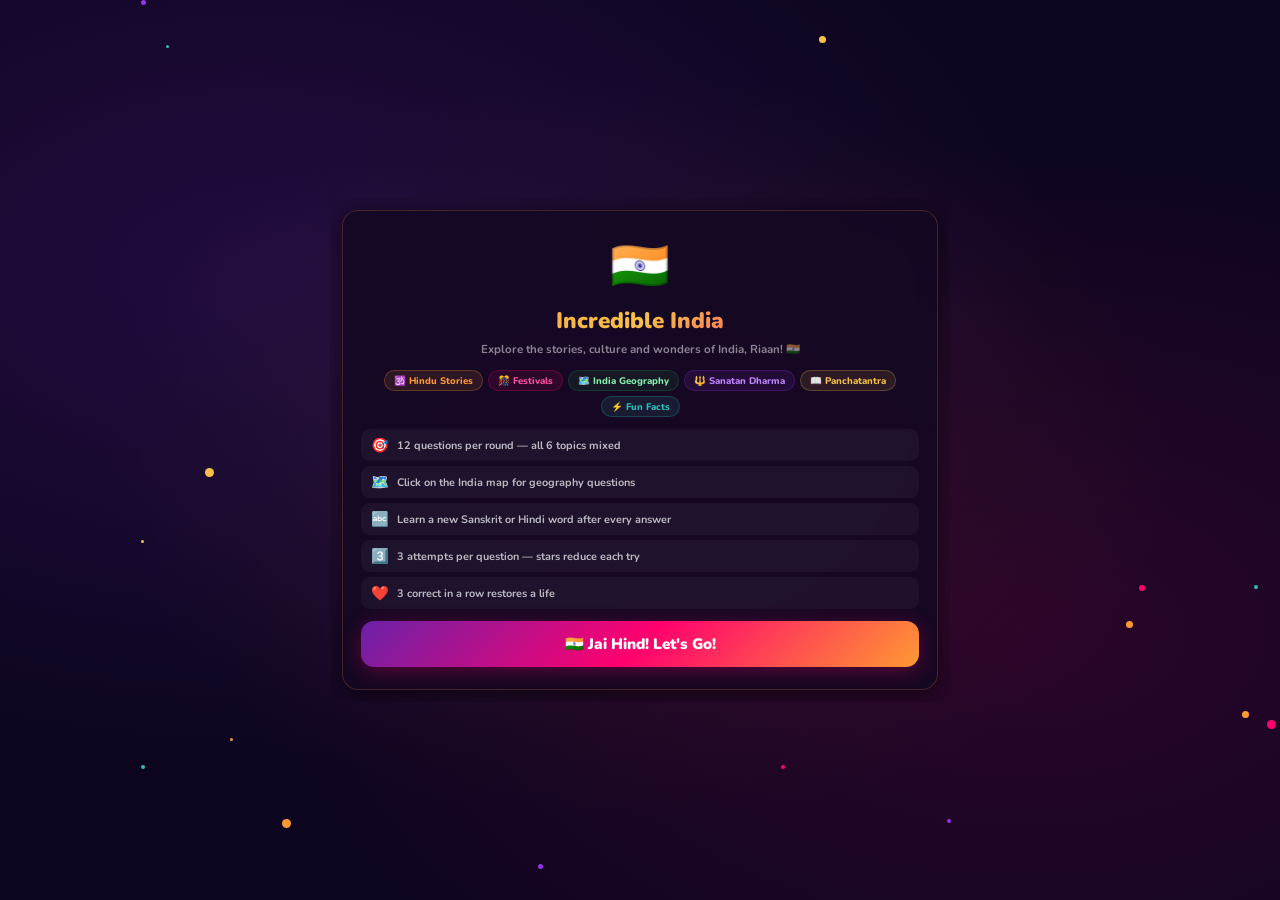
<file: incredible-india.html>
<!DOCTYPE html>
<html lang="en">
<head>
<meta charset="UTF-8">
<meta name="viewport" content="width=device-width, initial-scale=1.0, maximum-scale=1.0, user-scalable=no">
<title>Incredible India 🇮🇳 — Learning Hub</title>
<link href="https://fonts.googleapis.com/css2?family=Nunito:wght@400;600;700;800;900&family=Tiro+Devanagari+Hindi:ital@0;1&display=swap" rel="stylesheet">
<style>
:root{
  --saffron:#FF9933;--saffron2:#FF6600;--gold:#F6C04A;--gold2:#E8A020;
  --pink:#FF006E;--pink2:#FF4DA6;--purple:#6B21A8;--purple2:#9333EA;
  --teal:#2BBFB8;--green:#16A34A;--white:#F8F4FF;
  --gc:rgba(20,8,35,0.90);--gb:rgba(255,255,255,0.08);
  --r:16px;--shadow:0 4px 24px rgba(0,0,0,0.5);
}
*{box-sizing:border-box;margin:0;padding:0;-webkit-tap-highlight-color:transparent}
html,body{height:100%;font-family:'Nunito',sans-serif;color:#fff;overflow:hidden}
body{background:#0D0520;display:flex;flex-direction:column;align-items:center;justify-content:center}

.bg{position:fixed;inset:0;z-index:0;
  background:radial-gradient(ellipse at 20% 30%,rgba(147,51,234,.15) 0%,transparent 55%),
             radial-gradient(ellipse at 80% 70%,rgba(255,0,110,.12) 0%,transparent 55%),
             radial-gradient(ellipse at 50% 50%,rgba(255,153,51,.08) 0%,transparent 60%),#0D0520}
/* Rangoli dots decoration */
.rangoli-dot{position:fixed;border-radius:50%;pointer-events:none;animation:twinkle ease-in-out infinite alternate}
@keyframes twinkle{from{opacity:.15;transform:scale(1)}to{opacity:.5;transform:scale(1.3)}}

.wrap{position:relative;z-index:1;width:100%;max-width:620px;padding:12px;
  display:flex;flex-direction:column;gap:9px;max-height:100vh;overflow-y:auto}
.wrap::-webkit-scrollbar{display:none}

/* HEADER */
.hdr{display:flex;align-items:center;gap:10px;background:var(--gc);backdrop-filter:blur(14px);
  border:1px solid rgba(255,153,51,.2);border-radius:var(--r);padding:11px 15px;
  box-shadow:var(--shadow);flex-shrink:0}
.back-btn{width:32px;height:32px;border-radius:50%;background:rgba(255,153,51,.15);border:none;
  color:#fff;font-size:.95rem;cursor:pointer;display:flex;align-items:center;justify-content:center;flex-shrink:0}
.hdr-title{flex:1;font-size:1rem;font-weight:900;
  background:linear-gradient(135deg,var(--saffron),var(--gold),var(--pink));
  -webkit-background-clip:text;-webkit-text-fill-color:transparent;background-clip:text}
.hdr-sub{font-size:.62rem;font-weight:700;color:rgba(255,255,255,.45)}
.lives{display:flex;gap:2px;font-size:1rem}
.star-count{font-size:.9rem;font-weight:900;color:var(--gold);white-space:nowrap}

/* INFO ROW */
.info-row{display:flex;gap:7px;flex-shrink:0}
.info-box{flex:1;background:var(--gc);backdrop-filter:blur(14px);
  border:1px solid rgba(255,153,51,.12);border-radius:11px;padding:7px 9px;
  text-align:center;box-shadow:var(--shadow)}
.ib-val{font-size:.95rem;font-weight:900;color:#fff;line-height:1}
.ib-lbl{font-size:.5rem;font-weight:700;color:rgba(255,255,255,.4);margin-top:2px;text-transform:uppercase}
.streak-badge{display:inline-flex;align-items:center;gap:3px;border-radius:99px;padding:3px 9px;
  font-size:.7rem;font-weight:900;background:rgba(255,153,51,.12);
  border:1px solid rgba(255,153,51,.25);color:var(--saffron);transition:all .3s}
.streak-badge.s3{background:rgba(255,0,110,.12);border-color:rgba(255,0,110,.3);color:var(--pink2)}
.streak-badge.s5{background:rgba(147,51,234,.15);border-color:rgba(147,51,234,.3);color:#C084FC}
.streak-badge.s7{background:rgba(246,192,74,.15);border-color:rgba(246,192,74,.3);color:var(--gold);animation:mp .6s ease infinite alternate}
@keyframes mp{from{transform:scale(1)}to{transform:scale(1.08)}}

/* POPUPS */
.popup-overlay{position:fixed;top:50%;left:50%;transform:translate(-50%,-50%) scale(0);
  z-index:9999;text-align:center;pointer-events:none;
  transition:all .25s cubic-bezier(.34,1.56,.64,1);
  background:rgba(13,5,32,0.96);backdrop-filter:blur(18px);
  border-radius:24px;padding:20px 32px;box-shadow:0 8px 40px rgba(0,0,0,0.7)}
.popup-overlay.combo{border:1.5px solid rgba(255,153,51,0.35)}
.popup-overlay.life{border:1.5px solid rgba(255,0,110,0.35)}
.popup-overlay.show{transform:translate(-50%,-50%) scale(1)}
.popup-overlay.hide{transform:translate(-50%,-50%) scale(0);opacity:0}
.po-text{font-size:1.9rem;font-weight:900;white-space:nowrap}
.po-sub{font-size:.85rem;font-weight:800;color:rgba(255,255,255,.6);margin-top:3px}

/* TOPIC TAG */
.topic-tag{font-size:.63rem;font-weight:900;border-radius:99px;padding:3px 11px;border:1px solid}
.topic-tag.stories{background:rgba(255,153,51,.12);color:var(--saffron);border-color:rgba(255,153,51,.28)}
.topic-tag.festivals{background:rgba(255,0,110,.12);color:var(--pink2);border-color:rgba(255,0,110,.28)}
.topic-tag.geography{background:rgba(22,163,74,.12);color:#86EFAC;border-color:rgba(22,163,74,.28)}
.topic-tag.dharma{background:rgba(147,51,234,.12);color:#C084FC;border-color:rgba(147,51,234,.28)}
.topic-tag.panchatantra{background:rgba(246,192,74,.12);color:var(--gold);border-color:rgba(246,192,74,.28)}
.topic-tag.funfacts{background:rgba(43,191,184,.12);color:var(--teal);border-color:rgba(43,191,184,.28)}

/* GAME CARD */
.game-card{background:var(--gc);backdrop-filter:blur(14px);
  border:1.5px solid rgba(255,153,51,.15);border-radius:var(--r);
  padding:16px;box-shadow:var(--shadow),0 0 20px rgba(255,153,51,.05)}
.q-meta{display:flex;align-items:center;justify-content:space-between;margin-bottom:10px}
.q-num{font-size:.6rem;font-weight:800;color:rgba(255,255,255,.35)}
.question{font-size:1.15rem;font-weight:900;color:#fff;text-align:center;
  margin-bottom:12px;line-height:1.4;min-height:40px;
  display:flex;align-items:center;justify-content:center}
.question.small{font-size:.95rem}

/* MCQ */
.opts{display:grid;grid-template-columns:1fr 1fr;gap:7px;margin-bottom:8px}
.opts.single{grid-template-columns:1fr}
.opt{padding:11px 10px;background:rgba(255,255,255,.05);
  border:1.5px solid rgba(255,153,51,.12);border-radius:12px;
  font-family:'Nunito',sans-serif;font-size:.85rem;font-weight:800;
  color:rgba(255,255,255,.88);cursor:pointer;transition:all .15s;text-align:center}
.opt:hover:not(:disabled){background:rgba(255,153,51,.12);border-color:rgba(255,153,51,.35);transform:translateY(-2px)}
.opt.correct{background:rgba(22,163,74,.2)!important;border-color:var(--green)!important;color:#86EFAC!important}
.opt.wrong{background:rgba(255,0,110,.12)!important;border-color:var(--pink)!important;color:#FF8FAA!important;animation:shake .3s ease}

/* TRUE FALSE */
.tf-opts{display:grid;grid-template-columns:1fr 1fr;gap:10px;margin-bottom:8px}
.tf-btn{padding:15px;border:2px solid;border-radius:13px;font-family:'Nunito',sans-serif;
  font-size:1rem;font-weight:900;cursor:pointer;transition:all .2s;text-align:center}
.tf-btn.true-btn{background:rgba(22,163,74,.1);border-color:rgba(22,163,74,.25);color:#86EFAC}
.tf-btn.false-btn{background:rgba(255,0,110,.1);border-color:rgba(255,0,110,.25);color:#FF8FAA}
.tf-btn:hover:not(:disabled){transform:translateY(-3px);filter:brightness(1.2)}
.tf-btn.correct{filter:brightness(1.3);box-shadow:0 4px 16px rgba(22,163,74,.3)}
.tf-btn.wrong{opacity:.5;animation:shake .3s ease}

/* FILL BLANK */
.fill-sent{font-size:.95rem;line-height:1.8;color:rgba(255,255,255,.85);text-align:center;
  margin-bottom:12px;padding:12px;background:rgba(255,153,51,.05);
  border-radius:11px;border:1px solid rgba(255,153,51,.12)}
.fill-blank{display:inline-block;min-width:70px;border-bottom:2px solid var(--gold);
  color:var(--gold);font-weight:700;text-align:center;padding:0 4px}

/* SEQUENCE */
.seq-bank{display:flex;flex-direction:column;gap:6px;margin-bottom:10px}
.seq-sent{padding:9px 12px;background:rgba(255,255,255,.05);
  border:1.5px solid rgba(255,153,51,.15);border-radius:10px;
  font-size:.82rem;font-weight:700;color:rgba(255,255,255,.85);
  cursor:pointer;transition:all .2s;display:flex;align-items:center;gap:8px}
.seq-sent:hover:not(.placed){background:rgba(255,153,51,.1);border-color:rgba(255,153,51,.3)}
.seq-sent.placed{opacity:.3;cursor:default}
.seq-slots{display:flex;flex-direction:column;gap:6px;margin-bottom:8px}
.seq-slot{display:flex;align-items:center;gap:8px;
  background:rgba(255,255,255,.03);border:1.5px dashed rgba(255,255,255,.12);
  border-radius:10px;padding:9px 12px;min-height:44px;cursor:pointer;transition:all .2s}
.seq-slot.filled{background:rgba(255,153,51,.07);border-style:solid;border-color:rgba(255,153,51,.2);color:rgba(255,255,255,.85)}
.seq-slot-num{width:20px;height:20px;border-radius:50%;background:rgba(255,153,51,.15);
  display:flex;align-items:center;justify-content:center;font-size:.62rem;font-weight:900;
  color:var(--saffron);flex-shrink:0}
.seq-slot-txt{font-size:.78rem;font-weight:700;color:rgba(255,255,255,.3)}
.seq-slot.filled .seq-slot-txt{color:rgba(255,255,255,.85)}

/* MATCH PAIRS */
.match-area{display:flex;gap:10px;margin-bottom:8px}
.match-col{flex:1;display:flex;flex-direction:column;gap:6px}
.match-col-lbl{font-size:.58rem;font-weight:900;color:rgba(255,255,255,.35);text-transform:uppercase;letter-spacing:.5px;margin-bottom:4px;text-align:center}
.match-item{padding:9px 10px;border-radius:10px;font-size:.78rem;font-weight:800;
  cursor:pointer;transition:all .2s;text-align:center;border:1.5px solid}
.match-item.left{background:rgba(147,51,234,.1);border-color:rgba(147,51,234,.25);color:#C084FC}
.match-item.right{background:rgba(255,153,51,.08);border-color:rgba(255,153,51,.2);color:var(--saffron)}
.match-item.selected{border-color:#fff;background:rgba(255,255,255,.15)}
.match-item.matched-ok{background:rgba(22,163,74,.15);border-color:var(--green);color:#86EFAC;cursor:default}
.match-item.matched-no{background:rgba(255,0,110,.12);border-color:var(--pink);color:#FF8FAA;animation:shake .3s ease;cursor:default}

/* INDIA MAP */
.india-map-wrap{background:rgba(22,163,74,.05);border:1.5px solid rgba(22,163,74,.2);
  border-radius:13px;overflow:hidden;margin-bottom:10px;position:relative}
.india-map-wrap svg{width:100%;height:auto;display:block}
.india-map-wrap svg path{fill:#1A3A2A;stroke:#86EFAC;stroke-width:.5;cursor:pointer;transition:all .2s}
.india-map-wrap svg path:hover{fill:#2D6A4F;stroke:#86EFAC;stroke-width:1.5}
.india-map-wrap svg path.correct{fill:#16A34A;stroke:#86EFAC;stroke-width:2}
.india-map-wrap svg path.wrong{fill:#FF006E;stroke:#FF8FAA;stroke-width:2;animation:shake .3s ease}
.india-map-wrap svg path.reveal{fill:#F6C04A;stroke:#E8A020;stroke-width:2}
.map-hint{font-size:.68rem;font-weight:700;color:rgba(255,255,255,.45);
  text-align:center;padding:6px;background:rgba(22,163,74,.08);border-radius:8px;margin-bottom:8px}

/* EMOJI DISPLAY */
.emoji-big{font-size:3rem;text-align:center;margin-bottom:10px;animation:bounce .8s ease-in-out infinite alternate}
@keyframes bounce{from{transform:scale(1)}to{transform:scale(1.1)}}

/* ATTEMPTS */
.attempts-row{display:flex;align-items:center;gap:6px;margin-bottom:8px;justify-content:center}
.attempt-dot{width:9px;height:9px;border-radius:50%;background:rgba(255,255,255,.15);border:1.5px solid rgba(255,255,255,.2);transition:all .3s}
.attempt-dot.used{background:var(--pink);border-color:var(--pink)}
.attempt-dot.current{background:var(--gold);border-color:var(--gold);animation:pulse .8s ease infinite}
@keyframes pulse{0%,100%{transform:scale(1)}50%{transform:scale(1.3)}}
.feedback-row{min-height:24px;font-size:.78rem;font-weight:800;text-align:center;
  margin-bottom:6px;color:var(--gold)}

/* HINT + SHOW PIC */
.btn-row{display:flex;gap:7px;margin-top:8px}
.show-pic-btn{flex:1;padding:8px;background:rgba(255,153,51,.08);
  border:1.5px solid rgba(255,153,51,.2);border-radius:10px;
  font-family:'Nunito',sans-serif;font-size:.68rem;font-weight:800;
  color:rgba(255,153,51,.8);cursor:pointer;transition:all .2s;
  display:flex;align-items:center;justify-content:center;gap:5px}
.show-pic-btn:hover{background:rgba(255,153,51,.15);color:var(--saffron)}
.hint-btn{flex:1;padding:8px;background:rgba(255,255,255,.04);
  border:1.5px solid rgba(255,255,255,.1);border-radius:10px;
  font-family:'Nunito',sans-serif;font-size:.68rem;font-weight:800;
  color:rgba(255,255,255,.4);cursor:pointer;transition:all .2s;
  display:none;align-items:center;justify-content:center;gap:5px}
.hint-btn:hover{background:rgba(255,153,51,.1);border-color:rgba(255,153,51,.2);color:var(--saffron)}
.hint-btn.used{opacity:.35;cursor:default}
.hint-box{background:rgba(255,153,51,.06);border:1px solid rgba(255,153,51,.15);
  border-radius:10px;padding:8px 12px;margin-top:6px;display:none}
.hint-box.show{display:block}
.hint-txt{font-size:.72rem;font-weight:700;color:rgba(255,255,255,.65)}

/* EXPLANATION */
.explanation-card{margin-top:10px;border-radius:13px;padding:13px 15px;display:none;animation:slideDown .3s ease}
.explanation-card.show{display:block}
.explanation-card.ok{background:rgba(22,163,74,.1);border:1.5px solid rgba(22,163,74,.22)}
.explanation-card.no{background:rgba(255,0,110,.08);border:1.5px solid rgba(255,0,110,.2)}
.ex-result{display:flex;align-items:center;gap:8px;margin-bottom:6px}
.ex-icon{font-size:1.2rem;flex-shrink:0}
.ex-answer{font-size:.88rem;font-weight:900;color:#fff}
.ex-answer span{color:var(--gold)}
.ex-explain{font-size:.74rem;font-weight:700;color:rgba(255,255,255,.7);line-height:1.55;margin-bottom:7px}
.ex-fact{background:rgba(255,153,51,.07);border:1px solid rgba(255,153,51,.18);
  border-radius:9px;padding:8px 11px;margin-bottom:7px}
.ex-fact-lbl{font-size:.57rem;font-weight:900;color:var(--saffron);text-transform:uppercase;letter-spacing:.5px;margin-bottom:2px}
.ex-fact-txt{font-size:.72rem;font-weight:700;color:rgba(255,255,255,.75);line-height:1.5}
.ex-word{background:rgba(147,51,234,.08);border:1px solid rgba(147,51,234,.2);
  border-radius:9px;padding:8px 11px;margin-bottom:9px}
.ex-word-lbl{font-size:.57rem;font-weight:900;color:#C084FC;text-transform:uppercase;letter-spacing:.5px;margin-bottom:3px}
.ex-word-txt{font-size:.78rem;font-weight:700;color:rgba(255,255,255,.8);line-height:1.5}
.ex-word-deva{font-family:'Tiro Devanagari Hindi',serif;font-size:1.1rem;color:#C084FC;display:block;margin-bottom:2px}
.ex-next{width:100%;padding:10px;border:none;border-radius:11px;font-family:'Nunito',sans-serif;
  font-size:.85rem;font-weight:900;cursor:pointer;color:#fff}
.ex-next.ok{background:linear-gradient(135deg,var(--green),#4ADE80)}
.ex-next.no{background:linear-gradient(135deg,var(--saffron2),var(--saffron))}

@keyframes shake{0%,100%{transform:translateX(0)}25%{transform:translateX(-8px)}75%{transform:translateX(8px)}}
@keyframes slideDown{from{opacity:0;transform:translateY(-8px)}to{opacity:1;transform:translateY(0)}}
@keyframes popIn{0%{transform:scale(.94)}60%{transform:scale(1.05)}100%{transform:scale(1)}}

/* SCREENS */
.screen{display:none}.screen.active{display:flex;flex-direction:column;gap:9px}

/* START */
.start-card{background:var(--gc);backdrop-filter:blur(14px);
  border:1.5px solid rgba(255,153,51,.2);border-radius:var(--r);
  padding:22px 18px;text-align:center;box-shadow:var(--shadow)}
.start-icon{font-size:3rem;margin-bottom:6px;display:block;animation:float 3s ease-in-out infinite}
@keyframes float{0%,100%{transform:translateY(0)}50%{transform:translateY(-8px)}}
.start-title{font-size:1.4rem;font-weight:900;margin-bottom:4px;
  background:linear-gradient(135deg,var(--saffron),var(--gold),var(--pink));
  -webkit-background-clip:text;-webkit-text-fill-color:transparent;background-clip:text}
.start-sub{font-size:.72rem;font-weight:700;color:rgba(255,255,255,.5);margin-bottom:12px;line-height:1.6}
.topic-chips{display:flex;flex-wrap:wrap;gap:5px;justify-content:center;margin-bottom:12px}
.topic-chip{font-size:.6rem;font-weight:800;border-radius:99px;padding:3px 9px;border:1px solid}
.rules{display:flex;flex-direction:column;gap:5px;text-align:left;margin-bottom:12px}
.rule{display:flex;align-items:center;gap:8px;background:rgba(255,255,255,.04);border-radius:9px;padding:6px 10px}
.rule-ico{font-size:.9rem;flex-shrink:0}
.rule-txt{font-size:.68rem;font-weight:700;color:rgba(255,255,255,.7)}
.start-btn{width:100%;padding:13px;border:none;border-radius:13px;
  background:linear-gradient(135deg,var(--purple),var(--pink),var(--saffron));
  color:#fff;font-family:'Nunito',sans-serif;font-size:.95rem;font-weight:900;
  cursor:pointer;box-shadow:0 4px 20px rgba(255,0,110,.3);transition:all .2s}
.start-btn:hover{transform:translateY(-2px)}
.pb-row{display:flex;align-items:center;justify-content:center;gap:6px;margin-top:8px;
  font-size:.7rem;font-weight:700;color:rgba(255,255,255,.4)}
.pb-val{color:var(--gold);font-weight:900}

/* ROUND END / GAME OVER */
.re-card,.go-card{background:var(--gc);backdrop-filter:blur(14px);
  border:1.5px solid rgba(255,153,51,.2);border-radius:var(--r);
  padding:20px 16px;text-align:center;box-shadow:var(--shadow)}
.re-icon,.go-trophy{font-size:2.6rem;margin-bottom:6px;display:block}
.go-trophy{animation:float 2s ease-in-out infinite}
.re-title,.go-title{font-size:1.1rem;font-weight:900;margin-bottom:3px;
  background:linear-gradient(135deg,var(--saffron),var(--gold));
  -webkit-background-clip:text;-webkit-text-fill-color:transparent;background-clip:text}
.re-stats,.go-stats{display:flex;gap:7px;margin:10px 0}
.re-stat,.go-stat{flex:1;background:rgba(255,255,255,.05);border-radius:10px;padding:9px;text-align:center}
.re-sv,.go-sv{font-size:1.1rem;font-weight:900;color:var(--gold)}
.re-sl,.go-sl{font-size:.53rem;font-weight:700;color:rgba(255,255,255,.4);margin-top:2px}
.re-msg,.go-msg{font-size:.72rem;font-weight:700;color:rgba(255,255,255,.45);margin-bottom:11px}
.new-best{background:rgba(255,153,51,.1);border:1px solid rgba(255,153,51,.25);
  border-radius:10px;padding:8px 13px;font-size:.78rem;font-weight:900;
  color:var(--saffron);margin:7px 0;animation:popIn .4s ease}
.re-btn,.go-btn{width:100%;padding:10px;border:none;border-radius:12px;
  font-family:'Nunito',sans-serif;font-size:.85rem;font-weight:900;cursor:pointer;transition:all .2s}
.re-btn.next,.go-btn.play{background:linear-gradient(135deg,var(--purple),var(--pink));color:#fff;box-shadow:0 3px 12px rgba(255,0,110,.25)}
.re-btn.home,.go-btn.home{background:rgba(255,255,255,.06);color:rgba(255,255,255,.5);margin-top:6px}
</style>
</head>
<body>
<div class="bg"></div>
<div class="popup-overlay combo" id="combo-popup">
  <div class="po-text" id="combo-text">JAI HIND! 🇮🇳</div>
  <div class="po-sub" id="combo-sub">3 in a row!</div>
</div>
<div class="popup-overlay life" id="life-popup">
  <div class="po-text">❤️ Life Restored!</div>
  <div class="po-sub">3 correct in a row!</div>
</div>

<div class="wrap">
  <!-- START -->
  <div id="startScreen" class="screen active">
    <div class="start-card">
      <span class="start-icon">🇮🇳</span>
      <div class="start-title">Incredible India</div>
      <div class="start-sub" id="start-greeting">Explore the stories, culture and wonders of India!</div>
      <div class="topic-chips">
        <span class="topic-chip" style="background:rgba(255,153,51,.1);border-color:rgba(255,153,51,.25);color:var(--saffron)">🕉️ Hindu Stories</span>
        <span class="topic-chip" style="background:rgba(255,0,110,.1);border-color:rgba(255,0,110,.25);color:var(--pink2)">🎊 Festivals</span>
        <span class="topic-chip" style="background:rgba(22,163,74,.1);border-color:rgba(22,163,74,.25);color:#86EFAC">🗺️ India Geography</span>
        <span class="topic-chip" style="background:rgba(147,51,234,.1);border-color:rgba(147,51,234,.25);color:#C084FC">🔱 Sanatan Dharma</span>
        <span class="topic-chip" style="background:rgba(246,192,74,.1);border-color:rgba(246,192,74,.25);color:var(--gold)">📖 Panchatantra</span>
        <span class="topic-chip" style="background:rgba(43,191,184,.1);border-color:rgba(43,191,184,.25);color:var(--teal)">⚡ Fun Facts</span>
      </div>
      <div class="rules">
        <div class="rule"><span class="rule-ico">🎯</span><span class="rule-txt">12 questions per round — all 6 topics mixed</span></div>
        <div class="rule"><span class="rule-ico">🗺️</span><span class="rule-txt">Click on the India map for geography questions</span></div>
        <div class="rule"><span class="rule-ico">🔤</span><span class="rule-txt">Learn a new Sanskrit or Hindi word after every answer</span></div>
        <div class="rule"><span class="rule-ico">3️⃣</span><span class="rule-txt">3 attempts per question — stars reduce each try</span></div>
        <div class="rule"><span class="rule-ico">❤️</span><span class="rule-txt">3 correct in a row restores a life</span></div>
      </div>
      <button class="start-btn" onclick="startGame()">🇮🇳 Jai Hind! Let's Go!</button>
      <div class="pb-row" id="pb-row" style="display:none">🏆 Personal Best: <span class="pb-val" id="pb-val">0</span> stars</div>
    </div>
  </div>

  <!-- GAME -->
  <div id="gameScreen" class="screen">
    <div class="hdr">
      <button class="back-btn" onclick="confirmQuit()">←</button>
      <div style="flex:1">
        <div class="hdr-title">🇮🇳 Incredible India</div>
        <div class="hdr-sub" id="g-player-label">Riaan · Grade 3</div>
      </div>
      <div class="lives" id="lives-display">❤️❤️❤️</div>
      <div class="star-count">⭐ <span id="g-stars">0</span></div>
    </div>
    <div class="info-row">
      <div class="info-box"><div class="ib-val" style="color:var(--saffron)" id="g-round">1</div><div class="ib-lbl">Round</div></div>
      <div class="info-box"><div class="ib-val" id="g-qnum">1/12</div><div class="ib-lbl">Question</div></div>
      <div class="info-box" style="flex:1.4"><div class="ib-val" id="g-topic-disp" style="font-size:.7rem;color:rgba(255,255,255,.7)">Hindu Stories</div><div class="ib-lbl">Topic</div></div>
      <div class="info-box" style="display:flex;align-items:center;justify-content:center">
        <div id="streak-badge" class="streak-badge">0 🇮🇳</div>
      </div>
    </div>
    <div class="game-card">
      <div class="q-meta">
        <span class="topic-tag" id="g-topic-tag">Hindu Stories</span>
        <span class="q-num" id="g-qnum2">Q 1/12</span>
      </div>
      <div id="emoji-area"></div>
      <div class="question" id="g-question">Loading...</div>
      <div class="attempts-row" id="attempts-row">
        <span style="font-size:.6rem;font-weight:700;color:rgba(255,255,255,.35)">Attempts:</span>
        <div class="attempt-dot current" id="dot-0"></div>
        <div class="attempt-dot" id="dot-1"></div>
        <div class="attempt-dot" id="dot-2"></div>
      </div>
      <div class="feedback-row" id="g-feedback"></div>
      <div id="q-content"></div>
      <div class="btn-row">
        <button class="show-pic-btn" onclick="showPicture()">🔍 Show Picture</button>
        <button class="hint-btn" id="hint-btn" onclick="useHint()">💡 Hint</button>
      </div>
      <div class="hint-box" id="hint-box"><div class="hint-txt" id="hint-txt"></div></div>
      <div class="explanation-card" id="explanation-card">
        <div class="ex-result">
          <span class="ex-icon" id="ex-icon">✅</span>
          <span class="ex-answer" id="ex-answer">Correct!</span>
        </div>
        <div class="ex-explain" id="ex-explain"></div>
        <div class="ex-fact" id="ex-fact-box">
          <div class="ex-fact-lbl">🇮🇳 Did You Know?</div>
          <div class="ex-fact-txt" id="ex-fact-txt"></div>
        </div>
        <div class="ex-word" id="ex-word-box">
          <div class="ex-word-lbl">🔤 Sanskrit / Hindi Word</div>
          <span class="ex-word-deva" id="ex-word-deva"></span>
          <div class="ex-word-txt" id="ex-word-txt"></div>
        </div>
        <button class="ex-next" id="ex-next" onclick="advanceQuestion()">Next →</button>
      </div>
    </div>
  </div>

  <!-- ROUND END -->
  <div id="roundEndScreen" class="screen">
    <div class="re-card">
      <span class="re-icon" id="re-icon">⭐</span>
      <div class="re-title" id="re-title">Round 1 Complete!</div>
      <div class="re-stats">
        <div class="re-stat"><div class="re-sv" id="re-correct">0</div><div class="re-sl">Correct</div></div>
        <div class="re-stat"><div class="re-sv" id="re-acc">0%</div><div class="re-sl">Accuracy</div></div>
        <div class="re-stat"><div class="re-sv" id="re-stars-r">0</div><div class="re-sl">Stars</div></div>
        <div class="re-stat"><div class="re-sv" id="re-streak-r">0</div><div class="re-sl">Best Streak</div></div>
      </div>
      <div class="re-msg" id="re-msg"></div>
      <button class="re-btn next" id="re-next-btn" onclick="nextRound()">Next Round →</button>
      <button class="re-btn home" onclick="goHome()">🏠 Back to Hub</button>
    </div>
  </div>

  <!-- GAME OVER -->
  <div id="gameOverScreen" class="screen">
    <div class="go-card">
      <span class="go-trophy" id="go-trophy">🏆</span>
      <div class="go-title">Incredible Explorer!</div>
      <div class="go-sv" id="go-score" style="font-size:2.2rem;font-weight:900;color:var(--gold);line-height:1">0 ⭐</div>
      <div style="font-size:.85rem;font-weight:800;color:#86EFAC;margin-top:3px" id="go-earned">+0 stars saved</div>
      <div id="new-best-banner" class="new-best" style="display:none">🏆 NEW PERSONAL BEST!</div>
      <div class="go-msg" id="go-msg">Jai Hind!</div>
      <div class="go-stats">
        <div class="go-stat"><div class="go-sv" id="go-rounds">1</div><div class="go-sl">Rounds</div></div>
        <div class="go-stat"><div class="go-sv" id="go-correct">0</div><div class="go-sl">Correct</div></div>
        <div class="go-stat"><div class="go-sv" id="go-streak">0</div><div class="go-sl">Best Streak</div></div>
        <div class="go-stat"><div class="go-sv" id="go-pb">0</div><div class="go-sl">Personal Best</div></div>
      </div>
      <div class="go-btns" style="display:flex;flex-direction:column;gap:6px">
        <button class="go-btn play" onclick="restartGame()">🇮🇳 Play Again</button>
        <button class="go-btn home" onclick="goHome()">🏠 Back to Hub</button>
      </div>
    </div>
  </div>
</div>

<script>
const SB='https://tnhgihzfwqsflpueivwe.supabase.co',KEY='sb_publishable_MOfPmwQ3sKgia0bnOfrIdw_rY7FaJCr';
const db=(p,o={})=>fetch(`${SB}/rest/v1/${p}`,{headers:{'apikey':KEY,'Authorization':`Bearer ${KEY}`,'Content-Type':'application/json','Prefer':o.prefer||'return=representation',...o.headers},method:o.method||'GET',body:o.body?JSON.stringify(o.body):undefined}).then(r=>r.json()).catch(()=>[]);
const params=new URLSearchParams(window.location.search);
const playerName=params.get('player')||'riaan';
const isQuest=params.get('quest')==='1'; // only quest-launched plays earn stars
let playerId=null,playerGrade=3,personalBest=0;

// ── Rangoli decoration ────────────────────────────────────────────
function buildBG(){
  const colors=['#FF9933','#FF006E','#9333EA','#F6C04A','#2BBFB8'];
  for(let i=0;i<16;i++){
    const el=document.createElement('div');
    el.className='rangoli-dot';
    const size=rand(3,9);
    el.style.cssText=`width:${size}px;height:${size}px;left:${rand(0,100)}%;top:${rand(0,100)}%;
      background:${colors[i%colors.length]};animation-duration:${rand(20,50)/10}s;animation-delay:${rand(0,30)/10}s`;
    document.querySelector('.bg').appendChild(el);
  }
}

// ── QUESTION BANK ─────────────────────────────────────────────────
const SANSKRIT_WORDS=[
  {deva:'नमस्ते',word:'Namaste',meaning:'A respectful greeting — "I bow to the divine in you"'},
  {deva:'धर्म',word:'Dharma',meaning:'Right action, duty, righteousness — living in harmony with the universe'},
  {deva:'अहिंसा',word:'Ahimsa',meaning:'Non-violence — the principle of not harming any living being'},
  {deva:'सत्य',word:'Satya',meaning:'Truth — one of the most important values in Sanatan Dharma'},
  {deva:'करुणा',word:'Karuna',meaning:'Compassion — feeling the pain of others and wanting to help'},
  {deva:'ज्ञान',word:'Gyan',meaning:'Knowledge or wisdom — understanding the true nature of things'},
  {deva:'भक्ति',word:'Bhakti',meaning:'Devotion — loving dedication to God'},
  {deva:'शान्ति',word:'Shanti',meaning:'Peace — inner and outer harmony'},
  {deva:'माया',word:'Maya',meaning:'Illusion — the idea that the material world is not the ultimate reality'},
  {deva:'प्रेम',word:'Prem',meaning:'Love — pure, unconditional love for all beings'},
  {deva:'गुरु',word:'Guru',meaning:'Teacher or spiritual guide — one who brings light to darkness'},
  {deva:'आत्मा',word:'Atma',meaning:'Soul — the eternal self within every living being'},
  {deva:'ॐ',word:'Om (Aum)',meaning:'The sacred sound of the universe — the first sound of creation'},
  {deva:'योग',word:'Yoga',meaning:'Union — the practice of connecting body, mind and spirit'},
  {deva:'कर्म',word:'Karma',meaning:'Action and its consequences — what you do comes back to you'},
  {deva:'वेद',word:'Veda',meaning:'Knowledge — the oldest sacred scriptures of Sanatan Dharma'},
  {deva:'पूजा',word:'Puja',meaning:'Worship or prayer — offering devotion to the divine'},
  {deva:'मंदिर',word:'Mandir',meaning:'Temple — a sacred place of worship'},
  {deva:'त्योहार',word:'Tyohar',meaning:'Festival — a celebration of joy, culture and devotion'},
  {deva:'आशीर्वाद',word:'Ashirwad',meaning:'Blessing — divine grace or a wish of well-being from elders'},
];

const QUESTIONS=[
  // ── HINDU STORIES ──────────────────────────────────────────────
  {topic:'stories',emoji:'🕉️',
   q:'Who was the author of the Ramayana?',
   opts:['Vyasa','Valmiki','Tulsidas','Kalidasa'],a:'Valmiki',
   explain:'The Ramayana was written by the sage Valmiki and tells the story of Lord Rama\'s journey.',
   fact:'The Ramayana has over 24,000 verses! It is one of the two great epics of India alongside the Mahabharata.',
   pic:'Ramayana Valmiki epic',hint:'His name starts with V',grade:1},
  {topic:'stories',emoji:'🦅',
   q:'Who was Hanuman devoted to?',
   opts:['Krishna','Shiva','Rama','Brahma'],a:'Rama',
   explain:'Hanuman was the greatest devotee of Lord Rama, helping him rescue Sita from Lanka.',
   fact:'Hanuman is known for his extraordinary strength, intelligence and devotion. He could fly, grow in size and even lifted an entire mountain!',
   pic:'Hanuman Lord Rama devotion',hint:'Hanuman helped rescue whose wife?',grade:1},
  {topic:'stories',emoji:'🎵',
   q:'Which instrument is Lord Krishna famous for playing?',
   opts:['Tabla','Sitar','Flute','Veena'],a:'Flute',
   explain:'Lord Krishna is always depicted playing the flute (bansuri). His music was said to enchant all living beings.',
   fact:'Krishna\'s flute music is called "Murali Gaan" and is said to represent the call of the divine to all souls.',
   pic:'Krishna flute bansuri',hint:'It is a wind instrument',grade:1},
  {topic:'stories',emoji:'🐘',
   q:'Ganesha has the head of which animal?',
   opts:['Horse','Elephant','Lion','Tiger'],a:'Elephant',
   explain:'Lord Ganesha has an elephant head which represents wisdom, memory and the ability to overcome obstacles.',
   fact:'Ganesha is worshipped first before beginning any new task. He is the remover of obstacles and the god of wisdom!',
   pic:'Ganesha elephant head god',hint:'The largest land animal',grade:1},
  {topic:'stories',emoji:'⚔️',
   q:'The Mahabharata war was fought at which battlefield?',
   opts:['Ayodhya','Kurukshetra','Mathura','Dwarka'],a:'Kurukshetra',
   explain:'The great war of the Mahabharata was fought at Kurukshetra, located in present-day Haryana, India.',
   fact:'The Bhagavad Gita — one of Hinduism\'s most sacred texts — was spoken by Lord Krishna to Arjuna on the battlefield of Kurukshetra!',
   pic:'Kurukshetra Mahabharata battlefield',hint:'Kuru + kshetra = field of the Kurus',grade:3},
  {topic:'stories',emoji:'🌺',
   q:'Goddess Lakshmi is associated with which of these?',
   opts:['War and strength','Wealth and prosperity','Knowledge and arts','Destruction and renewal'],a:'Wealth and prosperity',
   explain:'Goddess Lakshmi is the goddess of wealth, prosperity, fortune and beauty. She is the consort of Lord Vishnu.',
   fact:'During Diwali, people clean their homes and welcome Goddess Lakshmi by lighting diyas — a clean home invites her blessings!',
   pic:'Goddess Lakshmi wealth prosperity lotus',hint:'Celebrated during Diwali',grade:1},
  {topic:'stories',emoji:'🎓',
   q:'Goddess Saraswati is the goddess of:',
   opts:['Wealth','Love','Knowledge and arts','Rain'],a:'Knowledge and arts',
   explain:'Goddess Saraswati represents knowledge, wisdom, music, art and learning. She rides a white swan.',
   fact:'Vasant Panchami is celebrated as Saraswati Puja — students offer their books and musical instruments to seek her blessings!',
   pic:'Goddess Saraswati knowledge music',hint:'She holds a veena (musical instrument)',grade:1},
  {topic:'stories',emoji:'🌊',
   q:'In the Ramayana, Rama built a bridge to reach which island?',
   opts:['Bali','Lanka','Java','Cyprus'],a:'Lanka',
   explain:'Lord Rama built a floating bridge (Ram Setu) with the help of the Vanara army to cross the ocean to Lanka to rescue Sita.',
   fact:'A chain of limestone shoals between India and Sri Lanka is called Adam\'s Bridge or Ram Setu — some believe this is the ancient bridge from the Ramayana!',
   pic:'Ram Setu bridge Lanka Ramayana',hint:'It is where Ravana lived',grade:3},

  // ── FESTIVALS ──────────────────────────────────────────────────
  {topic:'festivals',emoji:'🪔',
   q:'Diwali is known as the festival of:',
   opts:['Colors','Lights','Harvest','Spring'],a:'Lights',
   explain:'Diwali, or Deepavali, means "row of lights" — celebrated by lighting diyas to symbolise the victory of light over darkness.',
   fact:'Diwali is celebrated by over 1 billion people across the world, not just in India but in UK, Canada, USA, and many more countries!',
   pic:'Diwali festival lights diyas India',hint:'Diya = small oil lamp',grade:1},
  {topic:'festivals',emoji:'🎨',
   q:'Which festival is called the festival of colours?',
   opts:['Diwali','Navratri','Holi','Onam'],a:'Holi',
   explain:'Holi is the Hindu festival of colours celebrated in spring, marking the triumph of good over evil.',
   fact:'The coloured powders used in Holi (called gulal) were originally made from flowers and plants — they were all natural and medicinal!',
   pic:'Holi festival colours India celebration',hint:'People throw coloured powder',grade:1},
  {topic:'festivals',emoji:'🏏',
   q:'Janmashtami celebrates the birthday of which deity?',
   opts:['Rama','Shiva','Ganesha','Krishna'],a:'Krishna',
   explain:'Janmashtami celebrates the birth of Lord Krishna, the eighth avatar of Vishnu, at midnight.',
   fact:'The Dahi Handi tradition on Janmashtami involves forming a human pyramid to break a pot of butter — just like young Krishna stealing butter!',
   pic:'Janmashtami Krishna birthday celebration',hint:'He loved butter and played the flute',grade:1},
  {topic:'festivals',emoji:'💃',
   q:'Navratri is a 9-night festival that celebrates:',
   opts:['Lord Rama\'s victory','The 9 forms of Goddess Durga','The harvest season','Lord Krishna\'s birth'],a:'The 9 forms of Goddess Durga',
   explain:'Navratri means "nine nights" and celebrates the nine forms of Goddess Durga. People fast, dance Garba and worship daily.',
   fact:'The Garba dance performed during Navratri is one of India\'s most famous folk dances. It originates from Gujarat!',
   pic:'Navratri Garba dance Gujarat Durga',hint:'Nava = nine, ratri = nights',grade:3},
  {topic:'festivals',emoji:'🌸',
   q:'Which harvest festival is mainly celebrated in Kerala?',
   opts:['Baisakhi','Pongal','Onam','Lohri'],a:'Onam',
   explain:'Onam is the harvest festival of Kerala celebrated with elaborate flower carpets (pookalam), boat races and a grand feast.',
   fact:'The Onam feast called Sadya has 26 different dishes served on a banana leaf — including rice, curries, pickles and payasam dessert!',
   pic:'Onam Kerala harvest festival pookalam',hint:'Celebrated in the state that borders the Arabian Sea in the south',grade:3},
  {topic:'festivals',emoji:'🎉',
   q:'Raksha Bandhan celebrates the bond between:',
   opts:['Teacher and student','Brother and sister','Mother and child','Friends'],a:'Brother and sister',
   explain:'On Raksha Bandhan, sisters tie a rakhi (sacred thread) on their brother\'s wrist. Brothers promise to protect their sisters.',
   fact:'The word Raksha means protection and Bandhan means bond — so Raksha Bandhan literally means "the bond of protection"!',
   pic:'Raksha Bandhan rakhi brother sister',hint:'Rakhi thread is tied on the wrist',grade:1},

  // ── INDIA GEOGRAPHY ────────────────────────────────────────────
  {topic:'geography',emoji:'🏔️',
   q:'Which is the highest mountain peak in India?',
   opts:['Nanda Devi','K2','Kangchenjunga','Mount Everest'],a:'Kangchenjunga',
   explain:'Kangchenjunga at 8,586m is the highest peak within India, located on the border of Sikkim and Nepal.',
   fact:'Kangchenjunga means "Five Treasures of Snow" in Tibetan — its five peaks represent gold, silver, gems, grain and holy books!',
   pic:'Kangchenjunga mountain Sikkim India',hint:'It is on the border of Sikkim',grade:3},
  {topic:'geography',emoji:'🌊',
   q:'Which is the longest river in India?',
   opts:['Yamuna','Brahmaputra','Godavari','Ganga'],a:'Ganga',
   explain:'The Ganga (Ganges) is the longest river in India at 2,525 km, flowing from the Himalayas to the Bay of Bengal.',
   fact:'The Ganga is considered the most sacred river in Hinduism. Over 400 million people live in its basin — one of the most densely populated river basins on Earth!',
   pic:'Ganga river Varanasi India holy',hint:'Also called Ganges',grade:1},
  {topic:'geography',emoji:'🏛️',
   q:'The Taj Mahal is located in which city?',
   opts:['Delhi','Jaipur','Agra','Varanasi'],a:'Agra',
   explain:'The Taj Mahal is in Agra, Uttar Pradesh. It was built by Mughal Emperor Shah Jahan for his wife Mumtaz Mahal.',
   fact:'The Taj Mahal took 22 years to build (1632–1653) and required over 20,000 workers and 1,000 elephants to transport marble!',
   pic:'Taj Mahal Agra India marble',hint:'City on the banks of the Yamuna river',grade:1},
  {topic:'geography',emoji:'🦁',
   q:'In which Indian state would you find Gir Forest — home of the Asiatic Lion?',
   opts:['Rajasthan','Gujarat','Maharashtra','Kerala'],a:'Gujarat',
   explain:'Gir National Park in Gujarat is the only natural habitat of the Asiatic lion in the world.',
   fact:'In 1900 there were only 20 Asiatic lions left! Thanks to conservation in Gujarat, there are now over 600 — a great success story!',
   pic:'Gir Forest Asiatic lion Gujarat India',hint:'Home state of Riaan and Kairav\'s heritage!',grade:1},
  {topic:'geography',emoji:'💃',
   q:'Bharatanatyam is the classical dance from which state?',
   opts:['Kerala','Odisha','Tamil Nadu','Manipur'],a:'Tamil Nadu',
   explain:'Bharatanatyam is one of India\'s oldest classical dances, originating from Tamil Nadu\'s temple traditions.',
   fact:'Bharatanatyam has 64 basic gestures called mudras — each hand position tells part of a story!',
   pic:'Bharatanatyam classical dance Tamil Nadu',hint:'Southern state, capital is Chennai',grade:3},
  {topic:'geography',emoji:'🍛',
   q:'Which state is famous for its butter chicken and naan bread?',
   opts:['Gujarat','Bengal','Punjab','Kerala'],a:'Punjab',
   explain:'Punjab is famous for its rich food culture including butter chicken, dal makhani, naan and lassi.',
   fact:'Punjab means "five rivers" (Punj = five, Aab = rivers). It is known as the breadbasket of India, producing a large portion of India\'s wheat!',
   pic:'Punjab food butter chicken naan India',hint:'The golden temple is in this state',grade:1},
  {topic:'geography',emoji:'🏯',
   q:'Which city is known as the Pink City of India?',
   opts:['Jodhpur','Jaipur','Jaisalmer','Udaipur'],a:'Jaipur',
   explain:'Jaipur is called the Pink City because in 1876, Maharaja Ram Singh painted the whole city pink to welcome Prince Albert of Wales.',
   fact:'Jaipur is also famous for its stunning palaces including the Hawa Mahal (Palace of Winds) which has 953 small windows!',
   pic:'Jaipur Pink City Hawa Mahal Rajasthan',hint:'Capital of Rajasthan',grade:3},

  // ── SANATAN DHARMA ─────────────────────────────────────────────
  {topic:'dharma',emoji:'🔱',
   q:'What does "Om" (ॐ) represent?',
   opts:['A type of dance','The sacred sound of the universe','A festival greeting','A prayer book'],a:'The sacred sound of the universe',
   explain:'Om (Aum) is the most sacred sound in Hinduism, representing the vibration of the universe. It is chanted at the beginning of prayers.',
   fact:'Scientists have found that the vibration of Om matches the natural frequency of Earth\'s electromagnetic field — about 7.83 Hz!',
   pic:'Om Aum sacred symbol Hindu',hint:'ॐ — found at the start of many mantras',grade:1},
  {topic:'dharma',emoji:'⚖️',
   q:'What does KARMA mean in Sanatan Dharma?',
   opts:['A type of yoga pose','Your actions and their consequences','A Hindu festival','A sacred river'],a:'Your actions and their consequences',
   explain:'Karma means that every action has a consequence. Good actions lead to good outcomes; harmful actions lead to suffering.',
   fact:'The concept of karma appears in Buddhism, Jainism and Sikhism too — it is one of the most widely believed spiritual concepts in the world!',
   pic:'Karma concept Hinduism action consequence',hint:'What goes around comes around',grade:1},
  {topic:'dharma',emoji:'🧘',
   q:'What is YOGA originally?',
   opts:['A type of Indian food','A union of body, mind and spirit','A festival','A temple ritual'],a:'A union of body, mind and spirit',
   explain:'Yoga comes from the Sanskrit word "Yuj" meaning to unite. It is the practice of connecting body, mind and soul.',
   fact:'Yoga is over 5,000 years old! It was developed by ancient Indian sages and is now practised by over 300 million people worldwide!',
   pic:'Yoga meditation ancient India spiritual',hint:'Yuj = to unite or join',grade:1},
  {topic:'dharma',emoji:'📚',
   q:'How many Vedas are there?',
   opts:['2','3','4','6'],a:'4',
   explain:'There are four Vedas: Rigveda, Samaveda, Yajurveda and Atharvaveda. They are the oldest sacred scriptures of Hinduism.',
   fact:'The Vedas are over 3,500 years old — some hymns may be even older. They contain knowledge about philosophy, medicine, mathematics and spirituality!',
   pic:'four Vedas ancient Hindu scriptures',hint:'Rig, Sama, Yajur and Atharva',grade:3},
  {topic:'dharma',emoji:'🕊️',
   q:'What does AHIMSA mean?',
   opts:['Non-violence','Devotion','Knowledge','Duty'],a:'Non-violence',
   explain:'Ahimsa means non-violence — not harming any living being in thought, word or action. It is central to Hindu, Buddhist and Jain philosophy.',
   fact:'Mahatma Gandhi used the principle of Ahimsa to lead India\'s independence movement — proving that non-violent resistance can change the world!',
   pic:'Ahimsa non-violence Gandhi India',hint:'A = not, himsa = harm',grade:1},
  {topic:'dharma',emoji:'🌸',
   q:'The four aims of life in Sanatan Dharma are Dharma, Artha, Kama and:',
   opts:['Yoga','Moksha','Karma','Bhakti'],a:'Moksha',
   explain:'The four Purusharthas (aims of life) are: Dharma (righteousness), Artha (prosperity), Kama (pleasure) and Moksha (liberation/freedom from the cycle of rebirth).',
   fact:'Moksha is considered the highest goal — it is liberation from the cycle of birth and death (samsara) and union with the divine!',
   pic:'Moksha liberation Hinduism spiritual',hint:'Liberation or spiritual freedom',grade:3},

  // ── PANCHATANTRA ───────────────────────────────────────────────
  {topic:'panchatantra',emoji:'🦁',
   q:'In the Panchatantra fable "The Lion and the Mouse", what is the moral?',
   opts:['Size matters most','A small friend can be a great help','Lions are the best','Never trust mice'],a:'A small friend can be a great help',
   explain:'When the lion gets caught in a net, the little mouse gnaws through the ropes to free him. Even the smallest friend can be the most important one.',
   fact:'The Panchatantra was written over 2,000 years ago by Vishnu Sharma and has been translated into 50+ languages — one of the most translated books in history!',
   pic:'Panchatantra lion mouse fable India',hint:'The mouse helps by chewing through the net',grade:1},
  {topic:'panchatantra',emoji:'🐦',
   q:'In "The Crow and the Pitcher", how does the crow get the water?',
   opts:['Breaks the pitcher','Tips it over','Drops stones in to raise the water level','Waits for rain'],a:'Drops stones in to raise the water level',
   explain:'The thirsty crow drops pebbles into a pitcher until the water level rises enough to drink. This story teaches patience and clever thinking.',
   fact:'Scientists actually tested this — crows really can solve this puzzle! They are one of the most intelligent birds, comparable in problem-solving to a 7-year-old child!',
   pic:'crow pitcher stones water Aesop fable',hint:'The water level rises as stones displace it',grade:1},
  {topic:'panchatantra',emoji:'🐢',
   q:'In "The Hare and the Tortoise", why does the hare LOSE the race?',
   opts:['He gets injured','He takes a nap because he is overconfident','He goes the wrong way','He gives up'],a:'He takes a nap because he is overconfident',
   explain:'The hare was so confident he would win that he stopped to sleep. The slow but steady tortoise kept going and won.',
   fact:'The moral "slow and steady wins the race" is one of the most famous lessons in children\'s literature worldwide — this story appears in BOTH the Greek Aesop fables AND the Indian Panchatantra!',
   pic:'hare tortoise race fable slow steady',hint:'Too much confidence made him careless',grade:1},
  {topic:'panchatantra',emoji:'🐟',
   q:'The Panchatantra was written to teach wisdom to:',
   opts:['Farmers','Three princes who were not learning','Temple priests','Army generals'],a:'Three princes who were not learning',
   explain:'Vishnu Sharma wrote the Panchatantra to teach three dull princes wisdom through entertaining animal fables.',
   fact:'The word Panchatantra means "five principles" — the stories are divided into five books each teaching a different lesson about life and wisdom!',
   pic:'Panchatantra Vishnu Sharma ancient India wisdom',hint:'Pancha = five, tantra = principles',grade:3},

  // ── FUN FACTS ──────────────────────────────────────────────────
  {topic:'funfacts',emoji:'🔢',
   q:'India gave the world which mathematical concept?',
   opts:['The decimal point','The number zero','The plus sign','Multiplication'],a:'The number zero',
   explain:'The concept of zero as a number was invented in India by mathematician Brahmagupta around 628 CE.',
   fact:'Without zero, modern mathematics, computers and smartphones would be impossible! India\'s gift of zero changed the entire world.',
   pic:'zero number India Brahmagupta mathematics',hint:'Without it, you can\'t count beyond 9!',grade:1},
  {topic:'funfacts',emoji:'🎮',
   q:'Which popular board game was invented in India?',
   opts:['Monopoly','Ludo (Pachisi)','Chess','Scrabble'],a:'Chess',
   explain:'Chess (called Chaturanga) was invented in India around 600 CE. It spread to Persia and then to the world.',
   fact:'The word "checkmate" comes from the Persian "Shah Mat" meaning "the king is dead" — showing how chess spread from India to Persia to the world!',
   pic:'chess India Chaturanga ancient invention',hint:'Chaturanga = four divisions (of the army)',grade:3},
  {topic:'funfacts',emoji:'💊',
   q:'Ayurveda is India\'s ancient system of:',
   opts:['Astronomy','Architecture','Medicine and healing','Mathematics'],a:'Medicine and healing',
   explain:'Ayurveda is one of the world\'s oldest medical systems, developed in India over 3,000 years ago. Ayur = life, Veda = knowledge.',
   fact:'Many modern medicines are based on Ayurvedic plants! Turmeric, used in Ayurveda for thousands of years, is now being studied by scientists worldwide for its healing properties.',
   pic:'Ayurveda ancient Indian medicine herbs',hint:'Ayur = life, Veda = knowledge',grade:1},
  {topic:'funfacts',emoji:'🌙',
   q:'What was the name of India\'s first Moon mission?',
   opts:['Mangalyaan','Chandrayaan-1','Aryabhata','Astrosat'],a:'Chandrayaan-1',
   explain:'Chandrayaan-1 was India\'s first lunar probe launched in 2008. It discovered water molecules on the Moon!',
   fact:'India made history in 2023 with Chandrayaan-3 — becoming the FIRST country to successfully land near the Moon\'s south pole!',
   pic:'Chandrayaan India Moon mission ISRO',hint:'Chandra = Moon, yaan = vehicle',grade:3},
  {topic:'funfacts',emoji:'🐅',
   q:'What is the national animal of India?',
   opts:['Lion','Elephant','Bengal Tiger','Peacock'],a:'Bengal Tiger',
   explain:'The Bengal Tiger is India\'s national animal, representing strength and grace. Project Tiger was launched in 1973 to protect them.',
   fact:'India has over 70% of the world\'s wild tigers! Tiger numbers have grown from 1,411 in 2006 to over 3,000 today thanks to conservation efforts.',
   pic:'Bengal Tiger India national animal',hint:'Striped big cat — the largest wild cat in India',grade:1},
  {topic:'funfacts',emoji:'🦚',
   q:'What is the national bird of India?',
   opts:['Eagle','Flamingo','Peacock','Parrot'],a:'Peacock',
   explain:'The Indian Peacock is the national bird of India, known for its spectacular feathers and sacred connection to Lord Murugan and Lord Krishna.',
   fact:'A peacock\'s tail feathers (called a "train") can be up to 1.8 metres long — longer than its body! The male fans it out to attract females.',
   pic:'Indian Peacock national bird feathers',hint:'Lord Krishna wears its feather in his crown',grade:1},
];

function shuffle(a){const r=[...a];for(let i=r.length-1;i>0;i--){const j=Math.floor(Math.random()*(i+1));[r[i],r[j]]=[r[j],r[i]];}return r;}
function rand(min,max){return Math.floor(Math.random()*(max-min+1))+min;}
function cap(s){return s.charAt(0).toUpperCase()+s.slice(1);}

function getWordForTopic(topic){
  const topicWords={
    stories:['धर्म','भक्ति','आत्मा','ॐ'],
    festivals:['त्योहार','पूजा','शान्ति','प्रेम'],
    geography:['नमस्ते','ज्ञान','गुरु','आशीर्वाद'],
    dharma:['धर्म','अहिंसा','सत्य','योग','कर्म','माया'],
    panchatantra:['ज्ञान','सत्य','करुणा','प्रेम'],
    funfacts:['ज्ञान','नमस्ते','सत्य','गुरु'],
  };
  const pool=topicWords[topic]||['ॐ'];
  const deva=pool[Math.floor(Math.random()*pool.length)];
  return SANSKRIT_WORDS.find(w=>w.deva===deva)||SANSKRIT_WORDS[0];
}

// ── Game State ────────────────────────────────────────────────────
let G={round:1,qIdx:0,lives:3,stars:0,correct:0,totalCorrect:0,totalAsked:0,
  streak:0,bestStreak:0,sessionBestStreak:0,answered:false,roundStars:0,
  attempts:0,question:null,qBank:[],bankIdx:0,
  lifeRestoreStreak:0,hintUsed:false,hintTimer:null};

// ── Init ──────────────────────────────────────────────────────────
async function init(){
  buildBG();
  try{
    const players=await db('players?select=*');
    const p=players.find(x=>x.name.toLowerCase()===playerName.toLowerCase());
    if(p){playerId=p.id;playerGrade=p.grade||3;}
  }catch(e){}
  if(playerId){
    try{
      const rows=await db(`game_scores?player_id=eq.${playerId}&game_key=eq.incredible-india`);
      if(rows&&rows.length){personalBest=rows[0].best_score||0;
        document.getElementById('pb-row').style.display='flex';
        document.getElementById('pb-val').textContent=personalBest.toLocaleString();}
    }catch(e){}
  }
  document.getElementById('start-greeting').textContent=`Explore the stories, culture and wonders of India, ${cap(playerName)}! 🇮🇳`;
  document.getElementById('g-player-label').textContent=`${cap(playerName)} · Grade ${playerGrade}`;
}

function startGame(){
  G={round:1,qIdx:0,lives:3,stars:0,correct:0,totalCorrect:0,totalAsked:0,
    streak:0,bestStreak:0,sessionBestStreak:0,answered:false,roundStars:0,
    attempts:0,question:null,
    qBank:shuffle(QUESTIONS.filter(q=>q.grade<=playerGrade)),bankIdx:0,
    lifeRestoreStreak:0,hintUsed:false,hintTimer:null};
  showScreen('gameScreen');
  loadQuestion();
}

function loadQuestion(){
  if(G.qIdx>=12){endRound();return;}
  G.answered=false;G.attempts=0;G.hintUsed=false;
  clearTimeout(G.hintTimer);
  document.getElementById('explanation-card').style.display='none';
  document.getElementById('hint-box').className='hint-box';
  document.getElementById('hint-btn').style.display='none';
  document.getElementById('g-feedback').textContent='';
  if(G.bankIdx>=G.qBank.length){G.qBank=shuffle(QUESTIONS.filter(q=>q.grade<=playerGrade));G.bankIdx=0;}
  G.question=G.qBank[G.bankIdx++];
  const q=G.question;
  document.getElementById('g-qnum').textContent=`${G.qIdx+1}/12`;
  document.getElementById('g-qnum2').textContent=`Q ${G.qIdx+1}/12`;
  document.getElementById('g-round').textContent=G.round;
  document.getElementById('g-topic-tag').textContent=topicLabel(q.topic);
  document.getElementById('g-topic-tag').className=`topic-tag ${q.topic}`;
  document.getElementById('g-topic-disp').textContent=topicLabel(q.topic);
  document.getElementById('g-question').textContent=q.q;
  document.getElementById('g-question').className=q.q.length>55?'question small':'question';
  document.getElementById('emoji-area').innerHTML=q.emoji?`<div class="emoji-big">${q.emoji}</div>`:'';
  updateAttemptDots();
  renderQuestion();
  G.hintTimer=setTimeout(()=>{if(!G.answered)document.getElementById('hint-btn').style.display='flex';},7000);
}

function topicLabel(t){
  return{stories:'🕉️ Hindu Stories',festivals:'🎊 Festivals',geography:'🗺️ India Geography',
    dharma:'🔱 Sanatan Dharma',panchatantra:'📖 Panchatantra',funfacts:'⚡ Fun Facts'}[t]||'🇮🇳 India';
}

function renderQuestion(){
  const q=G.question;
  const el=document.getElementById('q-content');
  el.innerHTML=`<div class="opts">${q.opts.map(o=>
    `<button class="opt" onclick="checkOpt(this,'${o.replace(/'/g,"\\'")}','${q.a.replace(/'/g,"\\'")}')">
      ${o}</button>`).join('')}</div>`;
}

function checkOpt(btn,chosen,correct){
  if(G.answered)return;
  clearTimeout(G.hintTimer);
  if(chosen===correct){
    btn.classList.add('correct');
    document.querySelectorAll('.opt').forEach(b=>b.disabled=true);
    processResult(true);
  } else {
    btn.classList.add('wrong');
    btn.disabled=true;
    G.attempts++;
    updateAttemptDots();
    if(G.attempts>=3){
      document.querySelectorAll('.opt').forEach(b=>b.disabled=true);
      processResult(false);
    } else {
      const fb=document.getElementById('g-feedback');
      fb.textContent=G.attempts===1?'Not quite! Try again 🤔':'One more try! Think carefully...';
      setTimeout(()=>{btn.classList.remove('wrong');btn.style.opacity='.4';},600);
    }
  }
}

function updateAttemptDots(){
  for(let i=0;i<3;i++){
    const dot=document.getElementById(`dot-${i}`);
    if(!dot)return;
    dot.className='attempt-dot';
    if(i<G.attempts)dot.classList.add('used');
    else if(i===G.attempts)dot.classList.add('current');
  }
}

function processResult(isCorrect){
  G.answered=true;
  clearTimeout(G.hintTimer);
  // New star system: 2 stars first try, 1 star second try, 0 third+
  const attemptStars=G.attempts===0?2:G.attempts===1?1:0;
  const hintPenalty=G.hintUsed?0.5:1;
  let earned=0;
  if(isCorrect){
    earned=Math.max(0,Math.floor(attemptStars*hintPenalty));
    G.stars+=earned;G.roundStars+=earned;
    G.correct++;G.totalCorrect++;G.totalAsked++;
    G.streak++;
    if(G.streak>G.bestStreak)G.bestStreak=G.streak;
    if(G.streak>G.sessionBestStreak)G.sessionBestStreak=G.streak;
    checkLifeRestore();
    updateStreakBadge();
    const combos=[
      {s:3,t:'JAI HIND! 🇮🇳',sub:'3 correct!'},
      {s:5,t:'BHARAT MATA KI JAI! 🙏',sub:'5 in a row!'},
      {s:7,t:'INCREDIBLE INDIA! 🌟',sub:'7 in a row!'},
      {s:10,t:'DESH KA GAURAV! 💥',sub:'10 in a row!'}
    ];
    const c=combos.slice().reverse().find(c=>G.streak===c.s);
    if(c)showPopup('combo',c.t,c.sub);
  } else {
    G.lives--;G.streak=0;G.totalAsked++;
    G.lifeRestoreStreak=0;
    updateStreakBadge();updateLives();
    if(G.lives<=0){showExplanation(false,()=>endGame());return;}
  }
  document.getElementById('g-stars').textContent=G.stars.toLocaleString();
  updateLives();
  showExplanation(isCorrect,()=>{G.qIdx++;loadQuestion();});
}

function showExplanation(isCorrect,onNext){
  const q=G.question;
  const ec=document.getElementById('explanation-card');
  document.getElementById('ex-icon').textContent=isCorrect?'✅':'❌';
  document.getElementById('ex-answer').innerHTML=`Answer: <span>${q.a}</span>`;
  document.getElementById('ex-explain').textContent=q.explain||'';
  document.getElementById('ex-fact-txt').textContent=q.fact||'';
  const word=getWordForTopic(q.topic);
  document.getElementById('ex-word-deva').textContent=word.deva;
  document.getElementById('ex-word-txt').textContent=`${word.word} — ${word.meaning}`;
  const nextBtn=document.getElementById('ex-next');
  nextBtn.className=`ex-next ${isCorrect?'ok':'no'}`;
  nextBtn.textContent=G.qIdx>=11||G.lives<=0?'See Results →':'Next Question →';
  ec.className=`explanation-card show ${isCorrect?'ok':'no'}`;
  ec.style.display='block';
  window._exNextFn=onNext;
  setTimeout(()=>ec.scrollIntoView({behavior:'smooth',block:'nearest'}),100);
}

function advanceQuestion(){
  document.getElementById('explanation-card').style.display='none';
  document.getElementById('hint-box').className='hint-box';
  document.getElementById('hint-btn').style.display='none';
  clearTimeout(G.hintTimer);
  if(window._exNextFn){window._exNextFn();window._exNextFn=null;}
}

function useHint(){
  if(G.hintUsed||G.answered)return;
  G.hintUsed=true;
  const btn=document.getElementById('hint-btn');
  btn.className='hint-btn used';btn.innerHTML='💡 Used';
  document.getElementById('hint-txt').textContent=G.question.hint||'Think carefully about what you know!';
  document.getElementById('hint-box').className='hint-box show';
}

function showPicture(){
  const q=encodeURIComponent(G.question.pic||G.question.q.slice(0,40));
  window.open('https://www.google.com/search?tbm=isch&q='+q,'_blank');
}

function checkLifeRestore(){
  if(G.lives>=3)return;
  G.lifeRestoreStreak++;
  if(G.lifeRestoreStreak>=3){G.lifeRestoreStreak=0;G.lives=Math.min(3,G.lives+1);updateLives();showPopup('life','❤️ Life Restored!','3 correct in a row!');}
}

function updateLives(){let h='';for(let i=0;i<3;i++)h+=i<G.lives?'❤️':'🖤';document.getElementById('lives-display').textContent=h;}
function updateStreakBadge(){
  const el=document.getElementById('streak-badge');
  el.textContent=`${G.streak} 🇮🇳`;
  el.className=`streak-badge${G.streak>=7?' s7':G.streak>=5?' s5':G.streak>=3?' s3':''}`;
}
function showPopup(type,text,sub){
  const el=document.getElementById(type+'-popup');if(!el)return;
  if(type==='combo'){document.getElementById('combo-text').textContent=text;document.getElementById('combo-sub').textContent=sub;}
  el.className=`popup-overlay ${type} show`;
  setTimeout(()=>{el.className=`popup-overlay ${type} hide`;},1600);
  setTimeout(()=>{el.className=`popup-overlay ${type}`;},1900);
}

function endRound(){
  const acc=G.totalAsked>0?Math.round(G.totalCorrect/G.totalAsked*100):0;
  document.getElementById('re-icon').textContent=G.correct>=10?'🏆':G.correct>=7?'⭐':G.correct>=4?'🇮🇳':'🌱';
  document.getElementById('re-title').textContent=`Round ${G.round} Complete!`;
  document.getElementById('re-correct').textContent=G.correct;
  document.getElementById('re-acc').textContent=acc+'%';
  document.getElementById('re-stars-r').textContent=G.roundStars.toLocaleString();
  document.getElementById('re-streak-r').textContent=G.bestStreak;
  document.getElementById('re-msg').textContent=G.correct>=10?'Incredible explorer! Jai Hind! 🌟':G.correct>=7?'Great knowledge of India! 💪':G.correct>=4?'Good effort! Keep learning! 📈':'Keep exploring India! 🌱';
  document.getElementById('re-next-btn').textContent=`Round ${G.round+1} →`;
  showScreen('roundEndScreen');
}

function nextRound(){
  G.round++;G.qIdx=0;G.roundStars=0;G.correct=0;G.streak=0;G.bestStreak=0;G.lifeRestoreStreak=0;
  showScreen('gameScreen');loadQuestion();
}

// Daily cap on automated quest earning (quiz/reading/game), shared across
// the whole app -- keeps a big game round from blowing past what quizzes
// and reading already earned today. Parent-configurable via star_config.
async function applyGameDailyCap(proposed){
  if(proposed<=0)return proposed;
  try{
    const cfg=await db('star_config?key=eq.daily_quest_cap&select=value');
    const cap=(Array.isArray(cfg)&&cfg[0]&&typeof cfg[0].value==='number')?cfg[0].value:300;
    // Local midnight, not UTC -- toISOString() rolls the date over at
    // ~5pm Pacific time instead of local midnight.
    const todayStart=new Date();todayStart.setHours(0,0,0,0);
    const logs=await db(`stars_log?player_id=eq.${playerId}&created_at=gte.${todayStart.toISOString()}&category=in.(learning,reading,game)&select=amount`);
    const earned=Math.max(0,(Array.isArray(logs)?logs:[]).reduce((a,l)=>a+Math.max(0,l.amount),0));
    return Math.max(0,Math.min(proposed,cap-earned));
  }catch(e){ return proposed; }
}

async function endGame(){
  showScreen('gameOverScreen');
  const total=G.stars;
  const awarded=(isQuest&&playerId)?await applyGameDailyCap(total):0;
  document.getElementById('go-score').textContent=total.toLocaleString()+' ⭐';
  document.getElementById('go-earned').textContent=!isQuest?'Practice round — no stars this time!':
    awarded===0?`🎉 You've hit today's star cap — amazing work!`:
    awarded<total?`+${awarded.toLocaleString()} stars saved (today's cap almost here!)`:
    `+${awarded.toLocaleString()} stars saved`;
  document.getElementById('go-rounds').textContent=G.round;
  document.getElementById('go-correct').textContent=G.totalCorrect;
  document.getElementById('go-streak').textContent=G.sessionBestStreak;
  const isNewBest=total>personalBest;if(isNewBest)personalBest=total;
  document.getElementById('go-pb').textContent=personalBest.toLocaleString();
  document.getElementById('new-best-banner').style.display=isNewBest?'block':'none';
  document.getElementById('go-msg').textContent=total>=40?'Incredible India explorer! 🇮🇳':total>=25?'Outstanding knowledge! 🌟':total>=15?'Great effort! 💪':'Keep learning about India! 🌱';
  document.getElementById('go-trophy').textContent=total>=40?'🏆':total>=25?'⭐':total>=15?'🇮🇳':'🌱';
  if(playerId&&total>0){
    try{
      if(isQuest&&awarded>0)await db('stars_log',{method:'POST',prefer:'return=minimal',body:{player_id:playerId,amount:awarded,reason:`Incredible India — Round ${G.round}, ${G.totalCorrect} correct`,category:'game'}});
      const rows=await db(`game_scores?player_id=eq.${playerId}&game_key=eq.incredible-india`);
      if(rows&&rows.length){
        await db(`game_scores?player_id=eq.${playerId}&game_key=eq.incredible-india`,{method:'PATCH',prefer:'return=minimal',body:{best_score:isNewBest?total:rows[0].best_score,best_round:G.round,total_plays:(rows[0].total_plays||0)+1,last_played:new Date().toISOString()}});
      } else {
        await db('game_scores',{method:'POST',prefer:'return=minimal',body:{player_id:playerId,game_key:'incredible-india',best_score:total,best_round:G.round,total_plays:1}});
      }
    }catch(e){}
  }
}

function restartGame(){startGame();}
function goHome(){window.location.href='index.html?player='+playerName;}
function confirmQuit(){if(confirm('Quit Incredible India? Progress will be lost.'))goHome();}
function showScreen(id){document.querySelectorAll('.screen').forEach(s=>s.classList.remove('active'));document.getElementById(id).classList.add('active');}

init();
</script>
</body>
</html>
</file>
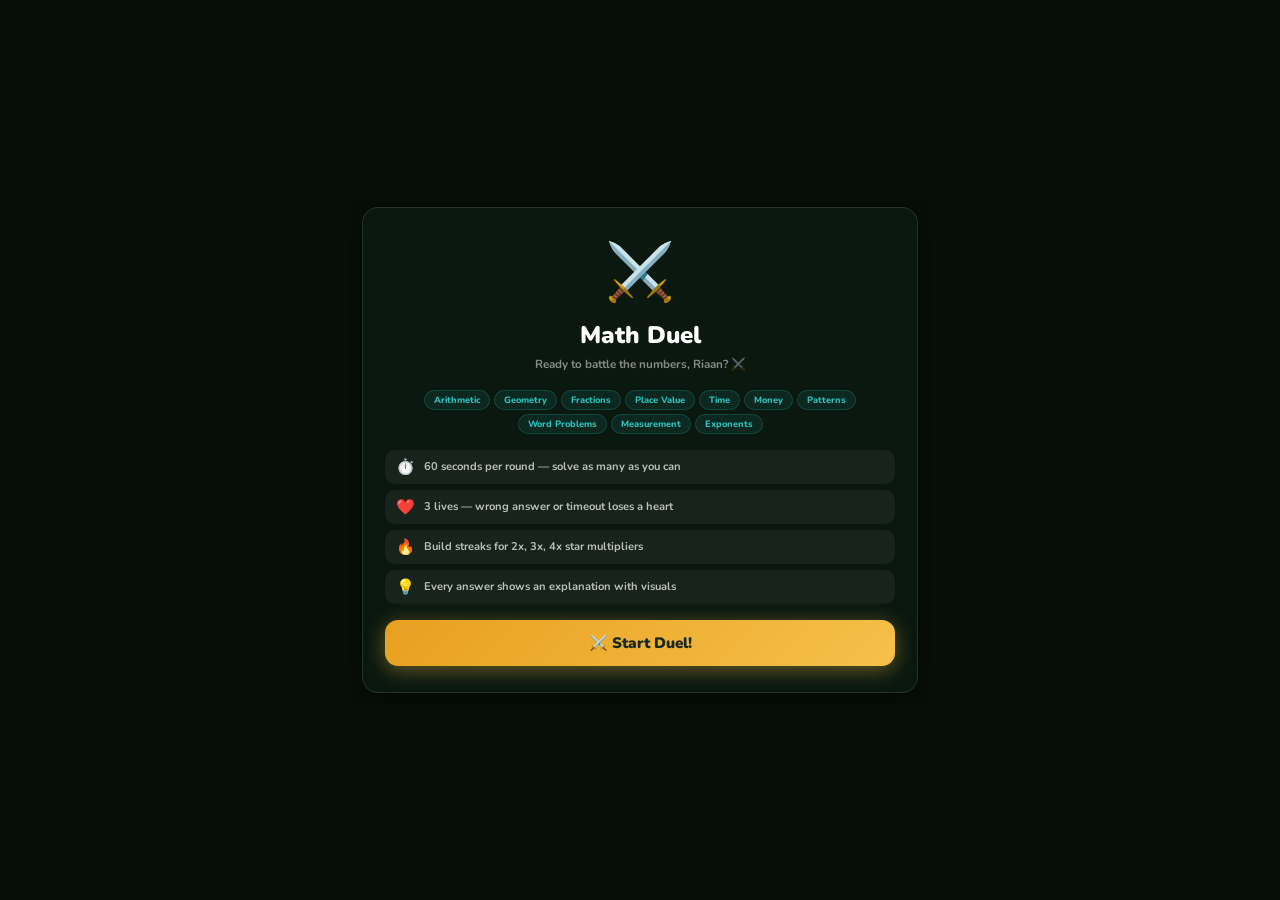
<file: math-duel.html>
<!DOCTYPE html>
<html lang="en">
<head>
<meta charset="UTF-8">
<meta name="viewport" content="width=device-width, initial-scale=1.0">
<title>Math Duel ⚔️ — Learning Hub</title>
<link href="https://fonts.googleapis.com/css2?family=Nunito:wght@400;600;700;800;900&display=swap" rel="stylesheet">
<style>
:root{
  --teal:#2BBFB8;--teal2:#1A9990;--amber:#F6C04A;--amber2:#E8A020;
  --red:#E84545;--green:#27AE60;--purple:#7C5CBF;--orange:#F07830;
  --gc:rgba(12,28,18,0.78);--gb:rgba(255,255,255,0.11);
  --r:16px;--shadow:0 4px 24px rgba(0,0,0,0.4);
}
*{box-sizing:border-box;margin:0;padding:0;-webkit-tap-highlight-color:transparent}
html,body{height:100%;font-family:'Nunito',sans-serif;color:#fff;overflow:hidden}
body{background:#0a1a10;display:flex;flex-direction:column;align-items:center;justify-content:center}
.bg{position:fixed;inset:0;z-index:0;
  background:url('https://raw.githubusercontent.com/prachi8833/Learning-Hub/main/bg-sunset-village-Tasks.png') center/cover no-repeat}
.bg::after{content:'';position:absolute;inset:0;background:rgba(4,10,6,0.75)}
.wrap{position:relative;z-index:1;width:100%;max-width:580px;padding:12px;
  display:flex;flex-direction:column;gap:10px;max-height:100vh;overflow-y:auto}
.wrap::-webkit-scrollbar{display:none}

/* HEADER */
.hdr{display:flex;align-items:center;gap:10px;background:var(--gc);backdrop-filter:blur(14px);
  border:1px solid var(--gb);border-radius:var(--r);padding:12px 16px;box-shadow:var(--shadow);flex-shrink:0}
.back-btn{width:32px;height:32px;border-radius:50%;background:rgba(255,255,255,.1);border:none;
  color:#fff;font-size:.95rem;cursor:pointer;display:flex;align-items:center;justify-content:center;flex-shrink:0}
.hdr-title{flex:1;font-size:1rem;font-weight:900;color:#fff}
.hdr-sub{font-size:.62rem;font-weight:700;color:rgba(255,255,255,.45)}
.lives{display:flex;gap:2px;font-size:1rem}
.star-count{font-size:.9rem;font-weight:900;color:var(--amber);white-space:nowrap}

/* INFO ROW */
.info-row{display:flex;gap:8px;flex-shrink:0}
.info-box{flex:1;background:var(--gc);backdrop-filter:blur(14px);border:1px solid var(--gb);
  border-radius:12px;padding:8px 10px;text-align:center;box-shadow:var(--shadow)}
.ib-val{font-size:1rem;font-weight:900;color:#fff;line-height:1}
.ib-lbl{font-size:.52rem;font-weight:700;color:rgba(255,255,255,.4);margin-top:2px;text-transform:uppercase}
.ib-val.amber{color:var(--amber)}.ib-val.teal{color:var(--teal)}
.mult-badge{display:inline-flex;align-items:center;gap:3px;background:rgba(246,192,74,.18);
  border:1px solid rgba(246,192,74,.35);border-radius:99px;padding:3px 9px;
  font-size:.7rem;font-weight:900;color:var(--amber);transition:all .3s}
.mult-badge.x2{background:rgba(43,191,184,.18);border-color:rgba(43,191,184,.35);color:var(--teal)}
.mult-badge.x3{background:rgba(124,92,191,.18);border-color:rgba(124,92,191,.35);color:#C8A8FF}
.mult-badge.x4{background:rgba(232,69,122,.18);border-color:rgba(232,69,122,.35);color:#FFB0D0;animation:mp .6s ease infinite alternate}
@keyframes mp{from{transform:scale(1)}to{transform:scale(1.08)}}

/* TIMER */
.timer-wrap{background:rgba(255,255,255,.08);border-radius:99px;height:8px;overflow:hidden;flex-shrink:0}
.timer-bar{height:100%;border-radius:99px;transition:width .08s linear,background .3s}

/* COMBO */
.combo-announce{position:fixed;top:50%;left:50%;transform:translate(-50%,-50%) scale(0);
  z-index:999;text-align:center;pointer-events:none;transition:all .25s cubic-bezier(.34,1.56,.64,1);
  background:rgba(8,20,12,0.92);backdrop-filter:blur(18px);-webkit-backdrop-filter:blur(18px);
  border:1.5px solid rgba(255,255,255,0.12);border-radius:24px;
  padding:20px 36px;box-shadow:0 8px 40px rgba(0,0,0,0.6)}
.combo-announce.show{transform:translate(-50%,-50%) scale(1)}
.combo-announce.hide{transform:translate(-50%,-50%) scale(0);opacity:0}
.ca-text{font-size:2.2rem;font-weight:900;white-space:nowrap}
.ca-sub{font-size:.9rem;font-weight:800;color:rgba(255,255,255,.7);margin-top:4px}

/* GAME CARD */
.game-card{background:var(--gc);backdrop-filter:blur(14px);border:1px solid var(--gb);
  border-radius:var(--r);padding:18px 18px 14px;box-shadow:var(--shadow)}
.q-meta{display:flex;align-items:center;justify-content:space-between;margin-bottom:10px}
.q-tag{background:rgba(43,191,184,.12);color:var(--teal);font-size:.62rem;font-weight:900;
  border-radius:99px;padding:3px 11px;border:1px solid rgba(43,191,184,.2)}
.q-topic{font-size:.6rem;font-weight:800;color:rgba(255,255,255,.35);text-transform:uppercase;letter-spacing:.5px}
.question{font-size:1.85rem;font-weight:900;color:#fff;margin-bottom:14px;text-align:center;
  text-shadow:0 2px 12px rgba(0,0,0,.4);min-height:50px;display:flex;align-items:center;justify-content:center;line-height:1.2}

/* TOGGLE */
.input-toggle{display:flex;align-items:center;justify-content:flex-end;gap:6px;margin-bottom:10px}
.it-lbl{font-size:.6rem;font-weight:700;color:rgba(255,255,255,.35)}
.toggle-btn{display:flex;background:rgba(255,255,255,.08);border-radius:99px;padding:2px;gap:2px}
.tb-opt{padding:4px 10px;border-radius:99px;font-family:'Nunito',sans-serif;font-size:.62rem;
  font-weight:800;cursor:pointer;border:none;color:rgba(255,255,255,.45);background:transparent;transition:all .2s}
.tb-opt.active{background:var(--teal2);color:#fff}

/* KEYBOARD */
.keyboard-wrap{display:flex;gap:8px;align-items:center}
.answer-input{flex:1;padding:11px 14px;background:rgba(255,255,255,.08);
  border:2px solid rgba(255,255,255,.15);border-radius:13px;font-family:'Nunito',sans-serif;
  font-size:1.4rem;font-weight:900;color:#fff;text-align:center;outline:none;transition:border-color .2s;-webkit-appearance:none}
.answer-input:focus{border-color:var(--teal)}
.answer-input.correct{border-color:var(--green);background:rgba(39,174,96,.15)}
.answer-input.wrong{border-color:var(--red);background:rgba(232,69,69,.15);animation:shake .3s ease}
.submit-btn{padding:11px 14px;background:linear-gradient(135deg,var(--teal2),var(--teal));
  border:none;border-radius:13px;color:#fff;font-family:'Nunito',sans-serif;font-size:.78rem;
  font-weight:900;cursor:pointer;white-space:nowrap}

/* OPTIONS */
.opts{display:grid;grid-template-columns:1fr 1fr;gap:7px}
.opt{padding:11px;background:rgba(255,255,255,.07);border:1.5px solid rgba(255,255,255,.1);
  border-radius:13px;font-family:'Nunito',sans-serif;font-size:.95rem;font-weight:800;
  color:#fff;cursor:pointer;transition:all .15s;text-align:center}
.opt:hover:not(:disabled){background:rgba(43,191,184,.15);border-color:var(--teal);transform:translateY(-2px)}
.opt.correct{background:rgba(39,174,96,.2)!important;border-color:var(--green)!important;color:#90FFB0!important}
.opt.wrong{background:rgba(232,69,69,.15)!important;border-color:var(--red)!important;color:#FF9090!important;animation:shake .3s ease}

@keyframes shake{0%,100%{transform:translateX(0)}25%{transform:translateX(-8px)}75%{transform:translateX(8px)}}
@keyframes popIn{0%{transform:scale(.94)}60%{transform:scale(1.05)}100%{transform:scale(1)}}
@keyframes slideDown{from{opacity:0;transform:translateY(-8px)}to{opacity:1;transform:translateY(0)}}

/* EXPLANATION CARD */
.explanation-card{margin-top:12px;border-radius:14px;padding:14px 16px;animation:slideDown .3s ease;display:none}
.explanation-card.show{display:block}
.explanation-card.ok{background:rgba(39,174,96,.12);border:1.5px solid rgba(39,174,96,.25)}
.explanation-card.no{background:rgba(232,69,69,.1);border:1.5px solid rgba(232,69,69,.22)}
.ex-result{display:flex;align-items:center;gap:8px;margin-bottom:8px}
.ex-icon{font-size:1.3rem;flex-shrink:0}
.ex-answer{font-size:.92rem;font-weight:900;color:#fff}
.ex-answer span{font-size:1.05rem;color:var(--amber)}
.ex-explain{font-size:.78rem;font-weight:700;color:rgba(255,255,255,.7);line-height:1.5;margin-bottom:10px}
.ex-visual{display:flex;justify-content:center;margin:10px 0;min-height:0}
.ex-visual svg{max-width:100%;height:auto}
.ex-next{width:100%;padding:10px;border:none;border-radius:11px;font-family:'Nunito',sans-serif;
  font-size:.85rem;font-weight:900;cursor:pointer;transition:all .2s;color:#fff}
.ex-next.ok{background:linear-gradient(135deg,var(--green),#52D08A);box-shadow:0 3px 12px rgba(39,174,96,.3)}
.ex-next.no{background:linear-gradient(135deg,var(--teal2),var(--teal));box-shadow:0 3px 12px rgba(43,191,184,.3)}
.speed-tag{background:rgba(246,192,74,.18);color:var(--amber);font-size:.6rem;
  font-weight:900;border-radius:99px;padding:2px 8px;border:1px solid rgba(246,192,74,.25);margin-left:5px}

/* SCREENS */
.screen{display:none}.screen.active{display:flex;flex-direction:column;gap:10px}

/* START */
.start-card{background:var(--gc);backdrop-filter:blur(14px);border:1px solid var(--gb);
  border-radius:var(--r);padding:26px 22px;text-align:center;box-shadow:var(--shadow)}
.start-icon{font-size:3.5rem;margin-bottom:8px;display:block;animation:float 3s ease-in-out infinite}
@keyframes float{0%,100%{transform:translateY(0)}50%{transform:translateY(-8px)}}
.start-title{font-size:1.5rem;font-weight:900;color:#fff;margin-bottom:4px}
.start-sub{font-size:.73rem;font-weight:700;color:rgba(255,255,255,.5);margin-bottom:16px;line-height:1.6}
.rules{display:flex;flex-direction:column;gap:6px;text-align:left;margin-bottom:16px}
.rule{display:flex;align-items:center;gap:9px;background:rgba(255,255,255,.05);border-radius:10px;padding:7px 11px}
.rule-ico{font-size:.95rem;flex-shrink:0}
.rule-txt{font-size:.7rem;font-weight:700;color:rgba(255,255,255,.7)}
.topics-row{display:flex;flex-wrap:wrap;gap:4px;justify-content:center;margin-bottom:16px}
.topic-chip{background:rgba(43,191,184,.1);border:1px solid rgba(43,191,184,.2);color:var(--teal);
  font-size:.58rem;font-weight:800;border-radius:99px;padding:3px 9px}
.start-btn{width:100%;padding:13px;border:none;border-radius:13px;
  background:linear-gradient(135deg,var(--amber2),var(--amber));
  color:#1A2B1E;font-family:'Nunito',sans-serif;font-size:.95rem;font-weight:900;
  cursor:pointer;box-shadow:0 4px 20px rgba(246,192,74,.4);transition:all .2s}
.start-btn:hover{transform:translateY(-2px)}
.pb-row{display:flex;align-items:center;justify-content:center;gap:6px;margin-top:10px;
  font-size:.7rem;font-weight:700;color:rgba(255,255,255,.4)}
.pb-val{color:var(--amber);font-weight:900}

/* ROUND END */
.re-card{background:var(--gc);backdrop-filter:blur(14px);border:1px solid var(--gb);
  border-radius:var(--r);padding:22px 18px;text-align:center;box-shadow:var(--shadow)}
.re-icon{font-size:2.8rem;margin-bottom:7px;display:block}
.re-title{font-size:1.2rem;font-weight:900;color:#fff;margin-bottom:3px}
.re-stats{display:flex;gap:7px;margin:12px 0}
.re-stat{flex:1;background:rgba(255,255,255,.06);border-radius:11px;padding:10px;text-align:center}
.re-sv{font-size:1.2rem;font-weight:900;color:var(--amber)}
.re-sl{font-size:.55rem;font-weight:700;color:rgba(255,255,255,.4);margin-top:2px}
.topic-breakdown{margin:0 0 12px;text-align:left}
.tb-title{font-size:.6rem;font-weight:900;color:rgba(255,255,255,.35);text-transform:uppercase;letter-spacing:.5px;margin-bottom:6px}
.tb-row{display:flex;align-items:center;gap:7px;margin-bottom:4px}
.tb-name{font-size:.65rem;font-weight:700;color:rgba(255,255,255,.6);width:85px;flex-shrink:0}
.tb-bar-bg{flex:1;height:5px;background:rgba(255,255,255,.08);border-radius:99px;overflow:hidden}
.tb-bar-fill{height:100%;border-radius:99px;transition:width .6s}
.tb-pct{font-size:.58rem;font-weight:800;color:rgba(255,255,255,.4);width:26px;text-align:right;flex-shrink:0}
.re-btn{width:100%;padding:11px;border:none;border-radius:13px;font-family:'Nunito',sans-serif;font-size:.88rem;font-weight:900;cursor:pointer;transition:all .2s}
.re-btn.next{background:linear-gradient(135deg,var(--teal2),var(--teal));color:#fff;box-shadow:0 3px 12px rgba(43,191,184,.3)}
.re-btn.home{background:rgba(255,255,255,.07);color:rgba(255,255,255,.5);margin-top:7px}

/* GAME OVER */
.go-card{background:var(--gc);backdrop-filter:blur(14px);border:1px solid var(--gb);
  border-radius:var(--r);padding:26px 20px;text-align:center;box-shadow:var(--shadow)}
.go-trophy{font-size:4rem;margin-bottom:8px;display:block;animation:float 2s ease-in-out infinite}
.go-title{font-size:1.4rem;font-weight:900;color:#fff;margin-bottom:3px}
.go-score{font-size:2.6rem;font-weight:900;color:var(--amber);line-height:1}
.go-earned{font-size:.88rem;font-weight:800;color:#90FFB0;margin-top:4px}
.go-msg{font-size:.76rem;font-weight:700;color:rgba(255,255,255,.5);margin:8px 0 4px;line-height:1.5}
.new-best{background:linear-gradient(135deg,rgba(246,192,74,.2),rgba(240,120,48,.2));
  border:1px solid rgba(246,192,74,.3);border-radius:11px;padding:9px 14px;
  font-size:.8rem;font-weight:900;color:var(--amber);margin:8px 0;animation:popIn .4s ease}
.go-stats{display:flex;gap:7px;margin-bottom:14px}
.go-stat{flex:1;background:rgba(255,255,255,.06);border-radius:11px;padding:9px;text-align:center}
.go-sv{font-size:1.1rem;font-weight:900;color:#fff}
.go-sl{font-size:.52rem;font-weight:700;color:rgba(255,255,255,.4);margin-top:2px}
.go-btns{display:flex;flex-direction:column;gap:7px}
.go-btn{width:100%;padding:11px;border:none;border-radius:13px;font-family:'Nunito',sans-serif;font-size:.88rem;font-weight:900;cursor:pointer;transition:all .2s}
.go-btn.play{background:linear-gradient(135deg,var(--amber2),var(--amber));color:#1A2B1E;box-shadow:0 4px 20px rgba(246,192,74,.4)}
.go-btn.home{background:rgba(255,255,255,.07);color:rgba(255,255,255,.5)}
</style>
</head>
<body>
<div class="bg"></div>
<div class="combo-announce" id="combo-announce">
  <div class="ca-text" id="ca-text">ON FIRE! 🔥</div>
  <div class="ca-sub" id="ca-sub">3 in a row!</div>
</div>

<div class="wrap">
  <!-- START -->
  <div id="startScreen" class="screen active">
    <div class="start-card">
      <span class="start-icon">⚔️</span>
      <div class="start-title">Math Duel</div>
      <div class="start-sub" id="start-greeting">Ready to battle the numbers?</div>
      <div class="topics-row" id="topics-row"></div>
      <div class="rules">
        <div class="rule"><span class="rule-ico">⏱️</span><span class="rule-txt">60 seconds per round — solve as many as you can</span></div>
        <div class="rule"><span class="rule-ico">❤️</span><span class="rule-txt">3 lives — wrong answer or timeout loses a heart</span></div>
        <div class="rule"><span class="rule-ico">🔥</span><span class="rule-txt">Build streaks for 2x, 3x, 4x star multipliers</span></div>
        <div class="rule"><span class="rule-ico">💡</span><span class="rule-txt">Every answer shows an explanation with visuals</span></div>
      </div>
      <button class="start-btn" onclick="startGame()">⚔️ Start Duel!</button>
      <div class="pb-row" id="pb-row" style="display:none">🏆 Personal Best: <span class="pb-val" id="pb-val">0</span> stars</div>
    </div>
  </div>

  <!-- GAME -->
  <div id="gameScreen" class="screen">
    <div class="hdr">
      <button class="back-btn" onclick="confirmQuit()">←</button>
      <div style="flex:1">
        <div class="hdr-title">⚔️ Math Duel</div>
        <div class="hdr-sub" id="g-player-label">Riaan · Grade 3</div>
      </div>
      <div class="lives" id="lives-display">❤️❤️❤️</div>
      <div class="star-count">⭐ <span id="g-stars">0</span></div>
    </div>
    <div class="info-row">
      <div class="info-box"><div class="ib-val teal" id="g-round">1</div><div class="ib-lbl">Round</div></div>
      <div class="info-box"><div class="ib-val" id="g-qnum">1/10</div><div class="ib-lbl">Question</div></div>
      <div class="info-box" style="display:flex;flex-direction:column;align-items:center;justify-content:center;padding:6px 10px">
        <div style="position:relative;width:38px;height:38px">
          <svg width="38" height="38" viewBox="0 0 38 38" style="transform:rotate(-90deg)">
            <circle cx="19" cy="19" r="15" fill="none" stroke="rgba(255,255,255,.1)" stroke-width="3.5"/>
            <circle cx="19" cy="19" r="15" fill="none" stroke="var(--amber)" stroke-width="3.5"
              stroke-linecap="round" stroke-dasharray="94.2" id="gt-ring" stroke-dashoffset="0"/>
          </svg>
          <div style="position:absolute;inset:0;display:flex;align-items:center;justify-content:center;
            font-size:.72rem;font-weight:900;color:var(--amber)" id="gt-num">60</div>
        </div>
        <div class="ib-lbl">Secs</div>
      </div>
      <div class="info-box" style="display:flex;align-items:center;justify-content:center">
        <div id="mult-badge" class="mult-badge">1x ⭐</div>
      </div>
    </div>
    <div class="timer-wrap"><div class="timer-bar" id="q-timer-bar" style="width:100%"></div></div>
    <div class="game-card">
      <div class="q-meta">
        <span class="q-tag" id="g-diff-tag">Level 1</span>
        <span class="q-topic" id="g-topic-tag">Arithmetic</span>
      </div>
      <div class="question" id="g-question">5 + 3 = ?</div>
      <div class="input-toggle" id="input-toggle-row">
        <span class="it-lbl">Input:</span>
        <div class="toggle-btn">
          <button class="tb-opt active" id="tb-keyboard" onclick="setInputMode('keyboard')">⌨️ Type</button>
          <button class="tb-opt" id="tb-buttons" onclick="setInputMode('buttons')">👆 Tap</button>
        </div>
      </div>
      <div id="keyboard-area">
        <div class="keyboard-wrap">
          <input class="answer-input" type="number" id="answer-input" placeholder="?"
            autocomplete="off" autocorrect="off" spellcheck="false" onkeydown="handleKey(event)">
          <button class="submit-btn" onclick="submitKeyboard()">Enter ↵</button>
        </div>
      </div>
      <div id="buttons-area" style="display:none">
        <div class="opts" id="g-opts"></div>
      </div>
      <!-- EXPLANATION CARD -->
      <div class="explanation-card" id="explanation-card">
        <div class="ex-result">
          <span class="ex-icon" id="ex-icon">✅</span>
          <span class="ex-answer" id="ex-answer">Answer: <span>12</span></span>
          <span class="speed-tag" id="ex-speed" style="display:none">+speed!</span>
        </div>
        <div class="ex-explain" id="ex-explain">Explanation here</div>
        <div class="ex-visual" id="ex-visual"></div>
        <button class="ex-next" id="ex-next" onclick="advanceQuestion()">Next Question →</button>
      </div>
    </div>
  </div>

  <!-- ROUND END -->
  <div id="roundEndScreen" class="screen">
    <div class="re-card">
      <span class="re-icon" id="re-icon">⭐</span>
      <div class="re-title" id="re-title">Round 1 Complete!</div>
      <div class="re-stats">
        <div class="re-stat"><div class="re-sv" id="re-correct">0</div><div class="re-sl">Correct</div></div>
        <div class="re-stat"><div class="re-sv" id="re-acc">0%</div><div class="re-sl">Accuracy</div></div>
        <div class="re-stat"><div class="re-sv" id="re-stars-r">0</div><div class="re-sl">Stars</div></div>
        <div class="re-stat"><div class="re-sv" id="re-streak-r">0</div><div class="re-sl">Best Streak</div></div>
      </div>
      <div class="topic-breakdown" id="topic-breakdown"></div>
      <div style="font-size:.74rem;font-weight:700;color:rgba(255,255,255,.45);margin-bottom:12px;text-align:center" id="re-msg"></div>
      <button class="re-btn next" id="re-next-btn" onclick="nextRound()">Round 2 →</button>
      <button class="re-btn home" onclick="goHome()">🏠 Back to Hub</button>
    </div>
  </div>

  <!-- GAME OVER -->
  <div id="gameOverScreen" class="screen">
    <div class="go-card">
      <span class="go-trophy" id="go-trophy">🏆</span>
      <div class="go-title">Duel Complete!</div>
      <div class="go-score" id="go-score">0 ⭐</div>
      <div class="go-earned" id="go-earned">+0 stars saved</div>
      <div id="new-best-banner" class="new-best" style="display:none">🏆 NEW PERSONAL BEST!</div>
      <div class="go-msg" id="go-msg">Great effort!</div>
      <div class="go-stats">
        <div class="go-stat"><div class="go-sv" id="go-rounds">1</div><div class="go-sl">Rounds</div></div>
        <div class="go-stat"><div class="go-sv" id="go-correct">0</div><div class="go-sl">Correct</div></div>
        <div class="go-stat"><div class="go-sv" id="go-best-streak">0</div><div class="go-sl">Best Streak</div></div>
        <div class="go-stat"><div class="go-sv" id="go-pb">0</div><div class="go-sl">Personal Best</div></div>
      </div>
      <div class="go-btns">
        <button class="go-btn play" onclick="restartGame()">⚔️ Play Again</button>
        <button class="go-btn home" onclick="goHome()">🏠 Back to Hub</button>
      </div>
    </div>
  </div>
</div>

<script>
// ── Supabase ──────────────────────────────────────────────────────
const SB='https://tnhgihzfwqsflpueivwe.supabase.co',KEY='sb_publishable_MOfPmwQ3sKgia0bnOfrIdw_rY7FaJCr';
const db=(p,o={})=>fetch(`${SB}/rest/v1/${p}`,{headers:{'apikey':KEY,'Authorization':`Bearer ${KEY}`,'Content-Type':'application/json','Prefer':o.prefer||'return=representation',...o.headers},method:o.method||'GET',body:o.body?JSON.stringify(o.body):undefined}).then(r=>r.json()).catch(()=>[]);

const params=new URLSearchParams(window.location.search);
const playerName=params.get('player')||'riaan';
const isQuest=params.get('quest')==='1'; // only quest-launched plays earn stars
let playerId=null,playerGrade=3,personalBest=0,inputMode='keyboard';

// ── SVG Visuals ───────────────────────────────────────────────────
const VISUALS={
  triangle:`<svg viewBox="0 0 180 130" width="160" height="110" xmlns="http://www.w3.org/2000/svg">
    <polygon points="90,15 160,110 20,110" fill="rgba(43,191,184,.15)" stroke="#2BBFB8" stroke-width="2.5"/>
    <circle cx="90" cy="15" r="5" fill="#F6C04A"/>
    <circle cx="160" cy="110" r="5" fill="#F6C04A"/>
    <circle cx="20" cy="110" r="5" fill="#F6C04A"/>
    <text x="90" y="8" text-anchor="middle" fill="#F6C04A" font-size="11" font-family="Nunito" font-weight="800">vertex</text>
    <text x="90" y="125" text-anchor="middle" fill="rgba(255,255,255,.6)" font-size="11" font-family="Nunito" font-weight="700">3 sides · 3 corners</text>
  </svg>`,
  square:`<svg viewBox="0 0 180 130" width="160" height="110" xmlns="http://www.w3.org/2000/svg">
    <rect x="40" y="20" width="100" height="100" fill="rgba(124,92,191,.15)" stroke="#7C5CBF" stroke-width="2.5"/>
    <text x="90" y="75" text-anchor="middle" fill="rgba(255,255,255,.7)" font-size="13" font-family="Nunito" font-weight="800">4 equal sides</text>
    <text x="90" y="92" text-anchor="middle" fill="rgba(255,255,255,.5)" font-size="10" font-family="Nunito">4 right angle corners</text>
  </svg>`,
  rectangle:`<svg viewBox="0 0 200 120" width="170" height="100" xmlns="http://www.w3.org/2000/svg">
    <rect x="20" y="30" width="160" height="70" fill="rgba(74,144,217,.15)" stroke="#4A90D9" stroke-width="2.5"/>
    <text x="100" y="70" text-anchor="middle" fill="rgba(255,255,255,.7)" font-size="12" font-family="Nunito" font-weight="800">4 sides · opposite sides equal</text>
  </svg>`,
  pentagon:`<svg viewBox="0 0 180 140" width="160" height="120" xmlns="http://www.w3.org/2000/svg">
    <polygon points="90,10 160,65 135,130 45,130 20,65" fill="rgba(240,120,48,.15)" stroke="#F07830" stroke-width="2.5"/>
    <text x="90" y="128" text-anchor="middle" fill="rgba(255,255,255,.6)" font-size="11" font-family="Nunito" font-weight="700">5 sides · 5 corners</text>
  </svg>`,
  hexagon:`<svg viewBox="0 0 180 140" width="160" height="120" xmlns="http://www.w3.org/2000/svg">
    <polygon points="90,10 150,45 150,95 90,130 30,95 30,45" fill="rgba(43,191,184,.15)" stroke="#2BBFB8" stroke-width="2.5"/>
    <text x="90" y="148" text-anchor="middle" fill="rgba(255,255,255,.6)" font-size="11" font-family="Nunito" font-weight="700">6 sides · 6 corners</text>
  </svg>`,
  octagon:`<svg viewBox="0 0 180 180" width="150" height="150" xmlns="http://www.w3.org/2000/svg">
    <polygon points="60,10 120,10 165,55 165,125 120,170 60,170 15,125 15,55" fill="rgba(232,69,122,.15)" stroke="#E8457A" stroke-width="2.5"/>
    <text x="90" y="92" text-anchor="middle" fill="rgba(255,255,255,.7)" font-size="13" font-family="Nunito" font-weight="800">8 sides</text>
  </svg>`,
  circle:`<svg viewBox="0 0 180 140" width="160" height="120" xmlns="http://www.w3.org/2000/svg">
    <circle cx="90" cy="65" r="55" fill="rgba(246,192,74,.12)" stroke="#F6C04A" stroke-width="2.5"/>
    <line x1="90" y1="65" x2="145" y2="65" stroke="#F6C04A" stroke-width="1.5" stroke-dasharray="4,3"/>
    <text x="117" y="59" text-anchor="middle" fill="#F6C04A" font-size="10" font-family="Nunito" font-weight="700">radius</text>
    <text x="90" y="135" text-anchor="middle" fill="rgba(255,255,255,.6)" font-size="11" font-family="Nunito">No corners · perfectly round</text>
  </svg>`,
  right_angle:`<svg viewBox="0 0 180 140" width="160" height="120" xmlns="http://www.w3.org/2000/svg">
    <line x1="30" y1="110" x2="150" y2="110" stroke="#2BBFB8" stroke-width="2.5"/>
    <line x1="30" y1="110" x2="30" y2="20" stroke="#2BBFB8" stroke-width="2.5"/>
    <rect x="30" y="90" width="20" height="20" fill="none" stroke="#F6C04A" stroke-width="2"/>
    <text x="68" y="88" fill="#F6C04A" font-size="12" font-family="Nunito" font-weight="800">90°</text>
    <text x="90" y="128" text-anchor="middle" fill="rgba(255,255,255,.6)" font-size="11" font-family="Nunito">Right angle = exactly 90°</text>
  </svg>`,
  acute_angle:`<svg viewBox="0 0 180 140" width="160" height="120" xmlns="http://www.w3.org/2000/svg">
    <line x1="20" y1="110" x2="160" y2="110" stroke="#27AE60" stroke-width="2.5"/>
    <line x1="20" y1="110" x2="90" y2="30" stroke="#27AE60" stroke-width="2.5"/>
    <path d="M 50,110 A 30,30 0 0,1 38,82" fill="none" stroke="#F6C04A" stroke-width="2"/>
    <text x="62" y="96" fill="#F6C04A" font-size="12" font-family="Nunito" font-weight="800">45°</text>
    <text x="90" y="128" text-anchor="middle" fill="rgba(255,255,255,.6)" font-size="11" font-family="Nunito">Acute angle — less than 90°</text>
  </svg>`,
  obtuse_angle:`<svg viewBox="0 0 200 140" width="170" height="120" xmlns="http://www.w3.org/2000/svg">
    <line x1="20" y1="100" x2="180" y2="100" stroke="#F07830" stroke-width="2.5"/>
    <line x1="20" y1="100" x2="60" y2="20" stroke="#F07830" stroke-width="2.5"/>
    <path d="M 70,100 A 50,50 0 0,1 38,65" fill="none" stroke="#F6C04A" stroke-width="2"/>
    <text x="62" y="92" fill="#F6C04A" font-size="11" font-family="Nunito" font-weight="800">120°</text>
    <text x="100" y="128" text-anchor="middle" fill="rgba(255,255,255,.6)" font-size="11" font-family="Nunito">Obtuse — between 90° and 180°</text>
  </svg>`,
  straight_angle:`<svg viewBox="0 0 200 100" width="180" height="90" xmlns="http://www.w3.org/2000/svg">
    <line x1="10" y1="60" x2="190" y2="60" stroke="#E84545" stroke-width="2.5"/>
    <circle cx="100" cy="60" r="4" fill="#F6C04A"/>
    <path d="M 60,60 A 40,40 0 0,1 140,60" fill="none" stroke="#F6C04A" stroke-width="2"/>
    <text x="100" y="48" text-anchor="middle" fill="#F6C04A" font-size="12" font-family="Nunito" font-weight="800">180°</text>
    <text x="100" y="85" text-anchor="middle" fill="rgba(255,255,255,.6)" font-size="11" font-family="Nunito">Straight line = 180°</text>
  </svg>`,
  full_rotation:`<svg viewBox="0 0 180 160" width="150" height="140" xmlns="http://www.w3.org/2000/svg">
    <circle cx="90" cy="80" r="55" fill="none" stroke="rgba(255,255,255,.12)" stroke-width="1.5"/>
    <line x1="90" y1="80" x2="145" y2="80" stroke="#2BBFB8" stroke-width="2"/>
    <path d="M 145,80 A 55,55 0 1,1 144,74" fill="none" stroke="#F6C04A" stroke-width="2.5" marker-end="url(#arr)"/>
    <defs><marker id="arr" markerWidth="8" markerHeight="8" refX="6" refY="3" orient="auto"><path d="M0,0 L0,6 L8,3 z" fill="#F6C04A"/></marker></defs>
    <text x="90" y="84" text-anchor="middle" fill="#F6C04A" font-size="13" font-family="Nunito" font-weight="900">360°</text>
    <text x="90" y="150" text-anchor="middle" fill="rgba(255,255,255,.6)" font-size="11" font-family="Nunito">Full rotation = 360°</text>
  </svg>`,
  triangle_angles:`<svg viewBox="0 0 200 150" width="170" height="130" xmlns="http://www.w3.org/2000/svg">
    <polygon points="100,15 175,130 25,130" fill="rgba(43,191,184,.12)" stroke="#2BBFB8" stroke-width="2"/>
    <text x="100" y="12" text-anchor="middle" fill="#F6C04A" font-size="11" font-family="Nunito" font-weight="800">60°</text>
    <text x="170" y="145" text-anchor="middle" fill="#F6C04A" font-size="11" font-family="Nunito" font-weight="800">60°</text>
    <text x="28" y="145" text-anchor="middle" fill="#F6C04A" font-size="11" font-family="Nunito" font-weight="800">60°</text>
    <text x="100" y="85" text-anchor="middle" fill="rgba(255,255,255,.7)" font-size="12" font-family="Nunito" font-weight="800">60+60+60=180°</text>
  </svg>`,
  equilateral:`<svg viewBox="0 0 200 160" width="170" height="135" xmlns="http://www.w3.org/2000/svg">
    <polygon points="100,15 178,135 22,135" fill="rgba(39,174,96,.12)" stroke="#27AE60" stroke-width="2.5"/>
    <line x1="100" y1="15" x2="178" y2="135" stroke="#27AE60" stroke-width="2.5"/>
    <text x="143" y="82" fill="#F6C04A" font-size="10" font-family="Nunito" font-weight="700">equal</text>
    <line x1="22" y1="135" x2="178" y2="135" stroke="#27AE60" stroke-width="2.5"/>
    <text x="100" y="150" text-anchor="middle" fill="rgba(255,255,255,.6)" font-size="11" font-family="Nunito">All 3 sides equal</text>
  </svg>`,
  half:`<svg viewBox="0 0 200 120" width="180" height="105" xmlns="http://www.w3.org/2000/svg">
    <rect x="10" y="30" width="180" height="60" rx="6" fill="rgba(255,255,255,.06)" stroke="rgba(255,255,255,.2)" stroke-width="1.5"/>
    <rect x="10" y="30" width="90" height="60" rx="6" fill="rgba(43,191,184,.3)" stroke="#2BBFB8" stroke-width="2"/>
    <line x1="100" y1="25" x2="100" y2="95" stroke="#F6C04A" stroke-width="2" stroke-dasharray="4,3"/>
    <text x="55" y="65" text-anchor="middle" fill="#fff" font-size="16" font-family="Nunito" font-weight="900">1/2</text>
    <text x="145" y="65" text-anchor="middle" fill="rgba(255,255,255,.35)" font-size="16" font-family="Nunito" font-weight="900">1/2</text>
    <text x="100" y="112" text-anchor="middle" fill="rgba(255,255,255,.6)" font-size="10" font-family="Nunito">One half shaded</text>
  </svg>`,
  quarter:`<svg viewBox="0 0 200 120" width="180" height="105" xmlns="http://www.w3.org/2000/svg">
    <rect x="10" y="25" width="180" height="60" rx="6" fill="rgba(255,255,255,.06)" stroke="rgba(255,255,255,.2)" stroke-width="1.5"/>
    <rect x="10" y="25" width="45" height="60" rx="6" fill="rgba(246,192,74,.3)" stroke="#F6C04A" stroke-width="2"/>
    <line x1="55" y1="20" x2="55" y2="90" stroke="#F6C04A" stroke-width="1.5" stroke-dasharray="4,3"/>
    <line x1="100" y1="20" x2="100" y2="90" stroke="rgba(255,255,255,.2)" stroke-width="1.5" stroke-dasharray="4,3"/>
    <line x1="145" y1="20" x2="145" y2="90" stroke="rgba(255,255,255,.2)" stroke-width="1.5" stroke-dasharray="4,3"/>
    <text x="32" y="60" text-anchor="middle" fill="#fff" font-size="14" font-family="Nunito" font-weight="900">1/4</text>
    <text x="100" y="108" text-anchor="middle" fill="rgba(255,255,255,.6)" font-size="10" font-family="Nunito">One quarter = 1 out of 4 equal parts</text>
  </svg>`,
  fraction_34:`<svg viewBox="0 0 200 120" width="180" height="105" xmlns="http://www.w3.org/2000/svg">
    <rect x="10" y="25" width="180" height="60" rx="6" fill="rgba(255,255,255,.06)" stroke="rgba(255,255,255,.2)" stroke-width="1.5"/>
    <rect x="10" y="25" width="135" height="60" rx="6" fill="rgba(124,92,191,.3)" stroke="#7C5CBF" stroke-width="2"/>
    <line x1="55" y1="20" x2="55" y2="90" stroke="rgba(255,255,255,.3)" stroke-width="1.5" stroke-dasharray="4,3"/>
    <line x1="100" y1="20" x2="100" y2="90" stroke="rgba(255,255,255,.3)" stroke-width="1.5" stroke-dasharray="4,3"/>
    <line x1="145" y1="20" x2="145" y2="90" stroke="#F6C04A" stroke-width="1.5" stroke-dasharray="4,3"/>
    <text x="72" y="60" text-anchor="middle" fill="#fff" font-size="16" font-family="Nunito" font-weight="900">3/4</text>
    <text x="172" y="60" text-anchor="middle" fill="rgba(255,255,255,.3)" font-size="14" font-family="Nunito" font-weight="800">1/4</text>
    <text x="100" y="108" text-anchor="middle" fill="rgba(255,255,255,.6)" font-size="10" font-family="Nunito">3 out of 4 parts shaded</text>
  </svg>`,
  clock_2_30:`<svg viewBox="0 0 160 160" width="130" height="130" xmlns="http://www.w3.org/2000/svg">
    <circle cx="80" cy="80" r="70" fill="rgba(255,255,255,.05)" stroke="rgba(255,255,255,.25)" stroke-width="2"/>
    <circle cx="80" cy="80" r="4" fill="#F6C04A"/>
    <line x1="80" y1="80" x2="80" y2="30" stroke="#fff" stroke-width="3" stroke-linecap="round"/>
    <line x1="80" y1="80" x2="115" y2="80" stroke="#F6C04A" stroke-width="2.5" stroke-linecap="round"/>
    <text x="80" y="18" text-anchor="middle" fill="rgba(255,255,255,.6)" font-size="12" font-family="Nunito" font-weight="800">12</text>
    <text x="142" y="84" text-anchor="middle" fill="rgba(255,255,255,.6)" font-size="12" font-family="Nunito" font-weight="800">3</text>
    <text x="80" y="150" text-anchor="middle" fill="rgba(255,255,255,.6)" font-size="12" font-family="Nunito" font-weight="800">6</text>
    <text x="18" y="84" text-anchor="middle" fill="rgba(255,255,255,.6)" font-size="12" font-family="Nunito" font-weight="800">9</text>
    <text x="80" y="176" text-anchor="middle" fill="#F6C04A" font-size="11" font-family="Nunito" font-weight="700">2:30</text>
  </svg>`,
  place_value:`<svg viewBox="0 0 220 110" width="200" height="100" xmlns="http://www.w3.org/2000/svg">
    <rect x="10" y="20" width="60" height="50" rx="8" fill="rgba(43,191,184,.15)" stroke="#2BBFB8" stroke-width="2"/>
    <rect x="80" y="20" width="60" height="50" rx="8" fill="rgba(246,192,74,.15)" stroke="#F6C04A" stroke-width="2"/>
    <rect x="150" y="20" width="60" height="50" rx="8" fill="rgba(124,92,191,.15)" stroke="#7C5CBF" stroke-width="2"/>
    <text x="40" y="52" text-anchor="middle" fill="#2BBFB8" font-size="20" font-family="Nunito" font-weight="900">H</text>
    <text x="110" y="52" text-anchor="middle" fill="#F6C04A" font-size="20" font-family="Nunito" font-weight="900">T</text>
    <text x="180" y="52" text-anchor="middle" fill="#C8A8FF" font-size="20" font-family="Nunito" font-weight="900">O</text>
    <text x="40" y="88" text-anchor="middle" fill="rgba(255,255,255,.5)" font-size="9" font-family="Nunito">Hundreds</text>
    <text x="110" y="88" text-anchor="middle" fill="rgba(255,255,255,.5)" font-size="9" font-family="Nunito">Tens</text>
    <text x="180" y="88" text-anchor="middle" fill="rgba(255,255,255,.5)" font-size="9" font-family="Nunito">Ones</text>
  </svg>`,
  number_line:`<svg viewBox="0 0 220 80" width="200" height="70" xmlns="http://www.w3.org/2000/svg">
    <line x1="10" y1="40" x2="210" y2="40" stroke="rgba(255,255,255,.4)" stroke-width="2"/>
    <circle cx="10" cy="40" r="3" fill="#fff"/><circle cx="60" cy="40" r="3" fill="#fff"/>
    <circle cx="110" cy="40" r="3" fill="#fff"/><circle cx="160" cy="40" r="3" fill="#fff"/>
    <circle cx="210" cy="40" r="5" fill="#F6C04A"/>
    <text x="10" y="58" text-anchor="middle" fill="rgba(255,255,255,.5)" font-size="11" font-family="Nunito">0</text>
    <text x="60" y="58" text-anchor="middle" fill="rgba(255,255,255,.5)" font-size="11" font-family="Nunito">2</text>
    <text x="110" y="58" text-anchor="middle" fill="rgba(255,255,255,.5)" font-size="11" font-family="Nunito">4</text>
    <text x="160" y="58" text-anchor="middle" fill="rgba(255,255,255,.5)" font-size="11" font-family="Nunito">6</text>
    <text x="210" y="58" text-anchor="middle" fill="#F6C04A" font-size="11" font-family="Nunito" font-weight="800">8</text>
    <text x="110" y="25" text-anchor="middle" fill="rgba(255,255,255,.5)" font-size="10" font-family="Nunito">+2 each time</text>
  </svg>`,
  power2:`<svg viewBox="0 0 200 120" width="180" height="105" xmlns="http://www.w3.org/2000/svg">
    <text x="100" y="65" text-anchor="middle" fill="#fff" font-size="36" font-family="Nunito" font-weight="900">3</text>
    <text x="125" y="38" fill="#F6C04A" font-size="20" font-family="Nunito" font-weight="900">2</text>
    <text x="100" y="95" text-anchor="middle" fill="rgba(255,255,255,.6)" font-size="13" font-family="Nunito">= 3 × 3 = 9</text>
    <line x1="60" y1="105" x2="140" y2="105" stroke="rgba(255,255,255,.15)" stroke-width="1"/>
    <text x="100" y="115" text-anchor="middle" fill="rgba(255,255,255,.4)" font-size="10" font-family="Nunito">multiply by itself twice</text>
  </svg>`,
  power3:`<svg viewBox="0 0 200 120" width="180" height="105" xmlns="http://www.w3.org/2000/svg">
    <text x="95" y="65" text-anchor="middle" fill="#fff" font-size="36" font-family="Nunito" font-weight="900">2</text>
    <text x="122" y="38" fill="#F6C04A" font-size="20" font-family="Nunito" font-weight="900">3</text>
    <text x="100" y="95" text-anchor="middle" fill="rgba(255,255,255,.6)" font-size="12" font-family="Nunito">= 2×2×2 = 8</text>
    <text x="100" y="113" text-anchor="middle" fill="rgba(255,255,255,.4)" font-size="10" font-family="Nunito">multiply by itself 3 times</text>
  </svg>`,
  ruler:`<svg viewBox="0 0 220 80" width="200" height="70" xmlns="http://www.w3.org/2000/svg">
    <rect x="10" y="25" width="200" height="30" rx="4" fill="rgba(255,255,255,.08)" stroke="rgba(255,255,255,.3)" stroke-width="1.5"/>
    <line x1="10" y1="25" x2="10" y2="55" stroke="#fff" stroke-width="2"/>
    <line x1="30" y1="32" x2="30" y2="48" stroke="rgba(255,255,255,.5)" stroke-width="1"/>
    <line x1="50" y1="28" x2="50" y2="52" stroke="#F6C04A" stroke-width="1.5"/>
    <line x1="70" y1="32" x2="70" y2="48" stroke="rgba(255,255,255,.5)" stroke-width="1"/>
    <line x1="90" y1="28" x2="90" y2="52" stroke="#F6C04A" stroke-width="1.5"/>
    <line x1="110" y1="32" x2="110" y2="48" stroke="rgba(255,255,255,.5)" stroke-width="1"/>
    <line x1="130" y1="28" x2="130" y2="52" stroke="#F6C04A" stroke-width="1.5"/>
    <line x1="210" y1="25" x2="210" y2="55" stroke="#fff" stroke-width="2"/>
    <text x="10" y="70" text-anchor="middle" fill="rgba(255,255,255,.5)" font-size="10" font-family="Nunito">0</text>
    <text x="110" y="70" text-anchor="middle" fill="#F6C04A" font-size="10" font-family="Nunito">50 cm</text>
    <text x="210" y="70" text-anchor="middle" fill="rgba(255,255,255,.5)" font-size="10" font-family="Nunito">100 cm = 1m</text>
  </svg>`,
  perimeter:`<svg viewBox="0 0 200 140" width="180" height="125" xmlns="http://www.w3.org/2000/svg">
    <rect x="30" y="20" width="140" height="80" rx="4" fill="rgba(43,191,184,.1)" stroke="#2BBFB8" stroke-width="2.5"/>
    <text x="100" y="14" text-anchor="middle" fill="#F6C04A" font-size="12" font-family="Nunito" font-weight="800">4 cm</text>
    <text x="178" y="65" fill="#F6C04A" font-size="12" font-family="Nunito" font-weight="800">3 cm</text>
    <text x="100" y="118" text-anchor="middle" fill="#F6C04A" font-size="12" font-family="Nunito" font-weight="800">4 cm</text>
    <text x="5" y="65" fill="#F6C04A" font-size="12" font-family="Nunito" font-weight="800">3 cm</text>
    <text x="100" y="138" text-anchor="middle" fill="rgba(255,255,255,.6)" font-size="11" font-family="Nunito">4+3+4+3 = 14 cm perimeter</text>
  </svg>`,
  area:`<svg viewBox="0 0 200 140" width="180" height="125" xmlns="http://www.w3.org/2000/svg">
    <rect x="30" y="20" width="120" height="90" rx="4" fill="rgba(124,92,191,.15)" stroke="#7C5CBF" stroke-width="2"/>
    ${Array.from({length:3},(_,r)=>Array.from({length:4},(_,c)=>`<rect x="${30+c*30}" y="${20+r*30}" width="30" height="30" fill="none" stroke="rgba(255,255,255,.12)" stroke-width="1"/>`).join('')).join('')}
    <text x="90" y="68" text-anchor="middle" fill="rgba(255,255,255,.7)" font-size="12" font-family="Nunito" font-weight="800">4 × 3 = 12</text>
    <text x="90" y="126" text-anchor="middle" fill="rgba(255,255,255,.6)" font-size="11" font-family="Nunito">Area = length × width</text>
  </svg>`,
};

function getVisual(key){
  return VISUALS[key]||'';
}

// ── Question Bank ─────────────────────────────────────────────────
function buildBank(grade){
  const G1=[
    {q:'How many sides does a triangle have?',a:'3',opts:['3','4','5','6'],topic:'Shapes',n:true,
      explain:'A triangle has 3 straight sides and 3 corners called vertices.',visual:'triangle'},
    {q:'How many sides does a square have?',a:'4',opts:['3','4','5','6'],topic:'Shapes',n:true,
      explain:'A square has 4 equal sides and 4 right angle corners.',visual:'square'},
    {q:'How many sides does a rectangle have?',a:'4',opts:['2','3','4','5'],topic:'Shapes',n:true,
      explain:'A rectangle has 4 sides — opposite sides are equal in length.',visual:'rectangle'},
    {q:'Which shape is perfectly round?',a:'Circle',opts:['Circle','Square','Triangle','Oval'],topic:'Shapes',n:false,
      explain:'A circle is perfectly round with no corners or straight edges.',visual:'circle'},
    {q:'How many corners does a triangle have?',a:'3',opts:['2','3','4','5'],topic:'Shapes',n:true,
      explain:'A triangle has 3 corners (called vertices) and 3 sides.',visual:'triangle'},
    {q:'How many sides does a pentagon have?',a:'5',opts:['4','5','6','8'],topic:'Shapes',n:true,
      explain:'A pentagon has 5 sides. Think of the Pentagon building in the USA!',visual:'pentagon'},
    {q:'What shape has 6 sides?',a:'Hexagon',opts:['Pentagon','Hexagon','Octagon','Heptagon'],topic:'Shapes',n:false,
      explain:'A hexagon has 6 sides. Honeycomb cells are hexagons!',visual:'hexagon'},
    {q:'How many minutes are in one hour?',a:'60',opts:['30','45','60','100'],topic:'Time',n:true,
      explain:'There are 60 minutes in one hour. The minute hand goes all the way around once.',visual:'clock_2_30'},
    {q:'How many hours are in one day?',a:'24',opts:['12','20','24','48'],topic:'Time',n:true,
      explain:'There are 24 hours in one day — 12 in the morning (AM) and 12 at night (PM).',visual:null},
    {q:'How many days are in one week?',a:'7',opts:['5','6','7','8'],topic:'Time',n:true,
      explain:'There are 7 days in a week: Monday, Tuesday, Wednesday, Thursday, Friday, Saturday, Sunday.',visual:null},
    {q:'How many months are in one year?',a:'12',opts:['10','11','12','13'],topic:'Time',n:true,
      explain:'There are 12 months in a year. You can count them: Jan, Feb, Mar, Apr, May, Jun, Jul, Aug, Sep, Oct, Nov, Dec.',visual:null},
    {q:'What time is it 30 minutes after 2:00?',a:'2:30',opts:['2:30','3:00','2:15','2:45'],topic:'Time',n:false,
      explain:'2:00 + 30 minutes = 2:30. The minute hand moves to the 6.',visual:'clock_2_30'},
    {q:'How many cents are in one dollar?',a:'100',opts:['10','50','100','1000'],topic:'Money',n:true,
      explain:'There are 100 cents in one dollar. So 50¢ = half a dollar.',visual:null},
    {q:'How many nickels make one dollar?',a:'20',opts:['10','15','20','25'],topic:'Money',n:true,
      explain:'A nickel is 5¢. 100 ÷ 5 = 20 nickels make one dollar.',visual:null},
    {q:'How many centimetres are in one metre?',a:'100',opts:['10','100','1000','50'],topic:'Measurement',n:true,
      explain:'There are 100 centimetres in 1 metre. A door is about 2 metres tall.',visual:'ruler'},
    {q:'How many millimetres in 1 centimetre?',a:'10',opts:['5','10','100','1000'],topic:'Measurement',n:true,
      explain:'There are 10 millimetres in 1 centimetre. A centimetre is about the width of your fingernail.',visual:'ruler'},
    {q:'What is the tens digit in 47?',a:'4',opts:['4','7','0','47'],topic:'Place Value',n:true,
      explain:'In 47: the 4 is in the tens place (= 40) and 7 is in the ones place.',visual:'place_value'},
    {q:'What is the ones digit in 83?',a:'3',opts:['8','3','83','0'],topic:'Place Value',n:true,
      explain:'In 83: the 8 is in the tens place (= 80) and 3 is in the ones place.',visual:'place_value'},
    {q:'What number is 3 tens and 5 ones?',a:'35',opts:['35','53','30','50'],topic:'Place Value',n:true,
      explain:'3 tens = 30, and 5 ones = 5. So 30 + 5 = 35.',visual:'place_value'},
    {q:'What comes next: 2, 4, 6, 8, ___?',a:'10',opts:['9','10','11','12'],topic:'Patterns',n:true,
      explain:'The pattern adds 2 each time: 2, 4, 6, 8, 10. These are even numbers!',visual:'number_line'},
    {q:'What comes next: 5, 10, 15, 20, ___?',a:'25',opts:['22','24','25','30'],topic:'Patterns',n:true,
      explain:'The pattern adds 5 each time. These are multiples of 5!',visual:null},
    {q:'What comes next: 1, 3, 5, 7, ___?',a:'9',opts:['8','9','10','11'],topic:'Patterns',n:true,
      explain:'The pattern adds 2 each time: 1, 3, 5, 7, 9. These are odd numbers!',visual:null},
    {q:'What comes next: 10, 20, 30, 40, ___?',a:'50',opts:['45','48','50','60'],topic:'Patterns',n:true,
      explain:'The pattern adds 10 each time. These are multiples of 10!',visual:null},
  ];
  const G3=[
    {q:'What is a 90 degree angle called?',a:'Right angle',opts:['Acute angle','Right angle','Obtuse angle','Straight angle'],topic:'Geometry',n:false,
      explain:'A right angle is exactly 90°. It looks like the corner of a square.',visual:'right_angle'},
    {q:'An angle less than 90 degrees is called?',a:'Acute angle',opts:['Acute angle','Right angle','Obtuse angle','Reflex angle'],topic:'Geometry',n:false,
      explain:'Acute angles are sharp and less than 90°. Think "acute" = cute and small!',visual:'acute_angle'},
    {q:'An angle greater than 90 but less than 180 degrees?',a:'Obtuse angle',opts:['Acute angle','Right angle','Obtuse angle','Reflex angle'],topic:'Geometry',n:false,
      explain:'Obtuse angles are wide and between 90° and 180°. They are blunt, not sharp.',visual:'obtuse_angle'},
    {q:'How many degrees in a straight line?',a:'180',opts:['90','180','270','360'],topic:'Geometry',n:true,
      explain:'A straight line is a 180° angle — it is completely flat.',visual:'straight_angle'},
    {q:'How many degrees in a full rotation?',a:'360',opts:['180','270','360','720'],topic:'Geometry',n:true,
      explain:'A full turn all the way around is 360°. Half a turn is 180°.',visual:'full_rotation'},
    {q:'How many sides does an octagon have?',a:'8',opts:['6','7','8','10'],topic:'Geometry',n:true,
      explain:'An octagon has 8 sides. A stop sign is an octagon!',visual:'octagon'},
    {q:'How many sides does a hexagon have?',a:'6',opts:['5','6','7','8'],topic:'Geometry',n:true,
      explain:'A hexagon has 6 sides. Honeycomb cells are hexagons!',visual:'hexagon'},
    {q:'What do all angles of a triangle add up to?',a:'180',opts:['90','180','270','360'],topic:'Geometry',n:true,
      explain:'The three angles inside any triangle always add up to exactly 180°.',visual:'triangle_angles'},
    {q:'What is the perimeter of a square with sides of 5 cm?',a:'20',opts:['10','15','20','25'],topic:'Geometry',n:true,
      explain:'Perimeter = add all sides. A square has 4 equal sides: 5+5+5+5 = 20 cm.',visual:'perimeter'},
    {q:'What is the area of a rectangle 4 cm by 3 cm?',a:'12',opts:['7','12','14','24'],topic:'Geometry',n:true,
      explain:'Area = length × width = 4 × 3 = 12 square centimetres.',visual:'area'},
    {q:'A triangle with all equal sides is called?',a:'Equilateral',opts:['Equilateral','Isosceles','Scalene','Right'],topic:'Geometry',n:false,
      explain:'Equilateral triangle: all 3 sides equal, all 3 angles equal (60° each).',visual:'equilateral'},
    {q:'What is half of 20?',a:'10',opts:['5','8','10','15'],topic:'Fractions',n:true,
      explain:'Half means dividing by 2. 20 ÷ 2 = 10. Half of 20 is 10.',visual:'half'},
    {q:'What is a quarter of 40?',a:'10',opts:['4','8','10','20'],topic:'Fractions',n:true,
      explain:'A quarter means dividing by 4. 40 ÷ 4 = 10.',visual:'quarter'},
    {q:'What is 1/2 + 1/2?',a:'1',opts:['1/4','1/2','1','2'],topic:'Fractions',n:false,
      explain:'One half plus one half = one whole. Two halves make a whole!',visual:'half'},
    {q:'Which fraction is bigger: 3/4 or 1/2?',a:'3/4',opts:['3/4','1/2','They are equal','Cannot tell'],topic:'Fractions',n:false,
      explain:'3/4 = 75% and 1/2 = 50%. So 3/4 is bigger than 1/2.',visual:'fraction_34'},
    {q:'What is 3/4 of 80?',a:'60',opts:['20','40','60','80'],topic:'Fractions',n:true,
      explain:'3/4 of 80: find 1/4 first (80÷4=20), then multiply by 3 (20×3=60).',visual:'fraction_34'},
    {q:'What is 1/3 of 90?',a:'30',opts:['9','30','45','60'],topic:'Fractions',n:true,
      explain:'1/3 of 90 means dividing by 3. 90 ÷ 3 = 30.',visual:null},
    {q:'What is the hundreds digit in 3,472?',a:'4',opts:['3','4','7','2'],topic:'Place Value',n:true,
      explain:'In 3,472: 3=thousands, 4=hundreds, 7=tens, 2=ones. The hundreds digit is 4.',visual:'place_value'},
    {q:'Round 76 to the nearest 10.',a:'80',opts:['70','75','80','100'],topic:'Place Value',n:true,
      explain:'76 is between 70 and 80. Since the ones digit is 6 (≥5), we round up to 80.',visual:null},
    {q:'Round 342 to the nearest 100.',a:'300',opts:['300','340','400','350'],topic:'Place Value',n:true,
      explain:'342 is between 300 and 400. Since the tens digit is 4 (<5), we round down to 300.',visual:null},
    {q:'What is 400 + 60 + 8?',a:'468',opts:['408','460','468','486'],topic:'Place Value',n:true,
      explain:'400 (hundreds) + 60 (tens) + 8 (ones) = 468. This is expanded form!',visual:'place_value'},
    {q:'How many minutes in 2 hours?',a:'120',opts:['60','90','100','120'],topic:'Time',n:true,
      explain:'1 hour = 60 minutes. So 2 hours = 60 × 2 = 120 minutes.',visual:null},
    {q:'How many hours from 9am to 3pm?',a:'6',opts:['4','5','6','7'],topic:'Time',n:true,
      explain:'Count from 9am: 10, 11, 12pm, 1pm, 2pm, 3pm = 6 hours.',visual:null},
    {q:'You have $10.00 and spend $3.75. Change?',a:'$6.25',opts:['$6.00','$6.25','$6.50','$7.25'],topic:'Money',n:false,
      explain:'$10.00 - $3.75 = $6.25. Count up: $3.75 → $4.00 (25¢) → $10.00 ($6.00) = $6.25.',visual:null},
    {q:'Three items cost $2.50 each. Total?',a:'$7.50',opts:['$6.00','$7.00','$7.50','$8.50'],topic:'Money',n:false,
      explain:'$2.50 × 3 = $7.50. You can add: $2.50 + $2.50 + $2.50 = $7.50.',visual:null},
    {q:'How many metres in one kilometre?',a:'1000',opts:['100','500','1000','10000'],topic:'Measurement',n:true,
      explain:'1 kilometre = 1000 metres. A km is about the distance of 10 football fields!',visual:null},
    {q:'How many grams in one kilogram?',a:'1000',opts:['100','500','1000','10000'],topic:'Measurement',n:true,
      explain:'1 kilogram = 1000 grams. A bag of sugar is usually 1 kilogram.',visual:null},
    {q:'What comes next: 2, 4, 8, 16, ___?',a:'32',opts:['20','24','28','32'],topic:'Patterns',n:true,
      explain:'The pattern doubles each time: ×2. 16 × 2 = 32.',visual:null},
    {q:'What comes next: 100, 90, 80, 70, ___?',a:'60',opts:['50','60','65','75'],topic:'Patterns',n:true,
      explain:'The pattern subtracts 10 each time. 70 - 10 = 60.',visual:null},
    {q:'What comes next: 3, 6, 12, 24, ___?',a:'48',opts:['36','42','48','60'],topic:'Patterns',n:true,
      explain:'The pattern doubles each time: 3→6→12→24→48.',visual:null},
    {q:'24 apples in 4 bags equally. Each bag has?',a:'6',opts:['4','6','8','12'],topic:'Word Problems',n:true,
      explain:'24 ÷ 4 = 6. Dividing equally means sharing into equal groups.',visual:null},
    {q:'Sam reads 15 pages a day for 6 days. Total?',a:'90',opts:['21','75','90','105'],topic:'Word Problems',n:true,
      explain:'15 × 6 = 90. Multiply pages per day by number of days.',visual:null},
    {q:'A box holds 12 eggs. How many in 5 boxes?',a:'60',opts:['17','50','60','72'],topic:'Word Problems',n:true,
      explain:'12 × 5 = 60. Five boxes of 12 eggs each.',visual:null},
    {q:'There are 32 students, 8 groups. Each group?',a:'4',opts:['4','6','8','10'],topic:'Word Problems',n:true,
      explain:'32 ÷ 8 = 4. Divide total students by number of groups.',visual:null},
    {q:'What is 2²?',a:'4',opts:['4','6','8','2'],topic:'Exponents',n:true,
      explain:'2² means 2 × 2 = 4. The small 2 tells you how many times to multiply.',visual:'power2'},
    {q:'What is 3²?',a:'9',opts:['6','8','9','12'],topic:'Exponents',n:true,
      explain:'3² means 3 × 3 = 9.',visual:'power2'},
    {q:'What is 2³?',a:'8',opts:['6','8','9','12'],topic:'Exponents',n:true,
      explain:'2³ means 2 × 2 × 2 = 8. The 3 means multiply 2 by itself 3 times.',visual:'power3'},
    {q:'What is 4²?',a:'16',opts:['8','12','16','20'],topic:'Exponents',n:true,
      explain:'4² = 4 × 4 = 16.',visual:'power2'},
    {q:'What is 5²?',a:'25',opts:['10','20','25','30'],topic:'Exponents',n:true,
      explain:'5² = 5 × 5 = 25.',visual:'power2'},
    {q:'What is 10²?',a:'100',opts:['20','100','200','1000'],topic:'Exponents',n:true,
      explain:'10² = 10 × 10 = 100. Any number squared means ×itself.',visual:'power2'},
    {q:'What is 3³?',a:'27',opts:['9','18','27','36'],topic:'Exponents',n:true,
      explain:'3³ = 3 × 3 × 3 = 9 × 3 = 27.',visual:'power3'},
    {q:'How many lines of symmetry does a square have?',a:'4',opts:['1','2','4','8'],topic:'Geometry',n:true,
      explain:'A square has 4 lines of symmetry: 2 through opposite corners and 2 through opposite sides.',visual:'square'},
  ];
  if(grade<=1)return shuffle([...G1]);
  return shuffle([...G1,...G3]);
}

function shuffle(a){const r=[...a];for(let i=r.length-1;i>0;i--){const j=Math.floor(Math.random()*(i+1));[r[i],r[j]]=[r[j],r[i]];}return r;}
function rand(min,max){return Math.floor(Math.random()*(max-min+1))+min;}

function genArithmetic(diff,grade){
  const levels=[
    {ops:['+','-'],min:1,max:10},{ops:['+','-'],min:5,max:20},
    {ops:['+','-','×'],min:2,max:12},{ops:['+','-','×','÷'],min:3,max:15},
    {ops:['+','-','×','÷'],min:5,max:25},{ops:['+','-','×','÷'],min:10,max:50},
  ];
  const d=levels[Math.min(diff,levels.length-1)];
  const opsGrade=grade<=1?['+','-']:d.ops;
  const op=opsGrade[Math.floor(Math.random()*opsGrade.length)];
  let a,b,ans,q,explain;
  if(op==='+'){a=rand(d.min,d.max);b=rand(d.min,d.max);ans=a+b;q=`${a} + ${b} = ?`;explain=`${a} + ${b} = ${ans}. Count on from ${a} by adding ${b}.`;}
  else if(op==='-'){a=rand(d.min,d.max);b=rand(d.min,a);ans=a-b;q=`${a} − ${b} = ?`;explain=`${a} − ${b} = ${ans}. Take away ${b} from ${a}.`;}
  else if(op==='×'){a=rand(2,Math.min(d.max,12));b=rand(2,Math.min(d.max,12));ans=a*b;q=`${a} × ${b} = ?`;explain=`${a} × ${b} = ${ans}. Think of it as ${a} groups of ${b}.`;}
  else{b=rand(2,Math.min(d.max,12));ans=rand(2,Math.min(d.max,12));a=b*ans;q=`${a} ÷ ${b} = ?`;explain=`${a} ÷ ${b} = ${ans}. Ask: how many groups of ${b} fit into ${a}?`;}
  const w=new Set();let t=0;
  while(w.size<3&&t<50){t++;const off=rand(1,Math.max(3,Math.floor(Math.abs(ans)*.25)));const wv=Math.random()<0.5?ans+off:Math.max(0,ans-off);if(wv!==ans)w.add(String(wv));}
  return {q,a:String(ans),opts:shuffle([String(ans),...w]),topic:'Arithmetic',n:true,explain,visual:null};
}

let recentResults=[];
function recordResult(c){recentResults.push(c?1:0);if(recentResults.length>5)recentResults.shift();}
function getAdaptiveDiff(base){
  if(recentResults.length<3)return base;
  const acc=recentResults.reduce((a,b)=>a+b,0)/recentResults.length;
  return acc>=0.8?Math.min(base+1,5):acc<=0.4?Math.max(base-1,0):base;
}

// ── Game State ────────────────────────────────────────────────────
let G={round:1,qIdx:0,lives:3,stars:0,correct:0,totalCorrect:0,totalAsked:0,
  streak:0,bestStreak:0,sessionBestStreak:0,globalTimer:60,globalInterval:null,
  qTimer:0,qInterval:null,qMaxTime:8,answered:false,roundStars:0,
  baseDiff:0,currentDiff:0,question:null,bank:[],bankIdx:0,topicStats:{},
  lastSpeedBonus:0,lastWasCorrect:false};

const MULTS=[{s:0,m:1,l:'1x ⭐',c:''},{s:3,m:2,l:'2x 🔥',c:'x2'},{s:5,m:3,l:'3x ⚡',c:'x3'},{s:7,m:4,l:'4x 🌟',c:'x4'}];
function getMult(){let m=MULTS[0];for(const lv of MULTS){if(G.streak>=lv.s)m=lv;}return m;}

const COMBOS=[{s:3,t:'ON FIRE! 🔥',sub:'3 in a row!'},{s:5,t:'UNSTOPPABLE! ⚡',sub:'5 in a row!'},{s:7,t:'LEGENDARY! 🌟',sub:'7 in a row!'},{s:10,t:'GODMODE! 💥',sub:'10 in a row!'}];

// ── Init ──────────────────────────────────────────────────────────
async function init(){
  try{
    const players=await db('players?select=*');
    const p=players.find(x=>x.name.toLowerCase()===playerName.toLowerCase());
    if(p){playerId=p.id;playerGrade=p.grade||3;}
  }catch(e){}
  inputMode=playerGrade<=1?'buttons':'keyboard';
  applyInputMode();
  if(playerId){
    try{
      const rows=await db(`game_scores?player_id=eq.${playerId}&game_key=eq.math-duel`);
      if(rows&&rows.length){personalBest=rows[0].best_score||0;document.getElementById('pb-row').style.display='flex';document.getElementById('pb-val').textContent=personalBest.toLocaleString();}
    }catch(e){}
  }
  const cap=s=>s.charAt(0).toUpperCase()+s.slice(1);
  document.getElementById('start-greeting').textContent=`Ready to battle the numbers, ${cap(playerName)}? ⚔️`;
  const topics=playerGrade<=1
    ?['Arithmetic','Shapes','Time','Money','Patterns','Measurement','Place Value']
    :['Arithmetic','Geometry','Fractions','Place Value','Time','Money','Patterns','Word Problems','Measurement','Exponents'];
  document.getElementById('topics-row').innerHTML=topics.map(t=>`<span class="topic-chip">${t}</span>`).join('');
}

function setInputMode(m){inputMode=m;applyInputMode();}
function applyInputMode(){
  document.getElementById('tb-keyboard').classList.toggle('active',inputMode==='keyboard');
  document.getElementById('tb-buttons').classList.toggle('active',inputMode==='buttons');
  document.getElementById('keyboard-area').style.display=inputMode==='keyboard'?'block':'none';
  document.getElementById('buttons-area').style.display=inputMode==='buttons'?'block':'none';
  if(inputMode==='keyboard')setTimeout(()=>{const i=document.getElementById('answer-input');if(i)i.focus();},100);
}
function handleKey(e){if(e.key==='Enter')submitKeyboard();}
function submitKeyboard(){
  const inp=document.getElementById('answer-input');
  const val=inp.value.trim();
  if(!val||G.answered)return;
  checkAnswer(val,inp);
}

// ── Game Flow ─────────────────────────────────────────────────────
function startGame(){
  recentResults=[];
  G={round:1,qIdx:0,lives:3,stars:0,correct:0,totalCorrect:0,totalAsked:0,
    streak:0,bestStreak:0,sessionBestStreak:0,globalTimer:60,globalInterval:null,
    qTimer:0,qInterval:null,qMaxTime:8,answered:false,roundStars:0,
    baseDiff:0,currentDiff:0,question:null,bank:[],bankIdx:0,topicStats:{},
    lastSpeedBonus:0,lastWasCorrect:false};
  G.bank=buildBank(playerGrade);
  document.getElementById('g-player-label').textContent=`${playerName.charAt(0).toUpperCase()+playerName.slice(1)} · Grade ${playerGrade}`;
  showScreen('gameScreen');
  applyInputMode();
  startRound();
}

function startRound(){
  G.qIdx=0;G.roundStars=0;G.correct=0;G.streak=0;G.bestStreak=0;
  G.globalTimer=60;G.baseDiff=Math.min(G.round-1,5);G.topicStats={};
  document.getElementById('g-round').textContent=G.round;
  updateLives();updateMult();
  clearInterval(G.globalInterval);
  updateGlobalTimer();
  G.globalInterval=setInterval(()=>{G.globalTimer--;updateGlobalTimer();if(G.globalTimer<=0){clearInterval(G.globalInterval);endRound('timeout');}},1000);
  loadQuestion();
}

function loadQuestion(){
  if(G.qIdx>=10){clearInterval(G.globalInterval);endRound('complete');return;}
  G.answered=false;
  G.currentDiff=getAdaptiveDiff(G.baseDiff);
  G.question=Math.random()<0.55?genArithmetic(G.currentDiff,playerGrade):(()=>{if(G.bankIdx>=G.bank.length){G.bank=buildBank(playerGrade);G.bankIdx=0;}return G.bank[G.bankIdx++];})();

  const q=G.question;
  document.getElementById('g-qnum').textContent=`${G.qIdx+1}/10`;
  document.getElementById('g-diff-tag').textContent=`Level ${G.currentDiff+1}`;
  document.getElementById('g-topic-tag').textContent=q.topic||'Arithmetic';
  document.getElementById('g-question').textContent=q.q;

  // Hide explanation card
  const ec=document.getElementById('explanation-card');
  ec.className='explanation-card';
  ec.style.display='none';

  const forceButtons=!q.n;
  document.getElementById('input-toggle-row').style.opacity=forceButtons?'0.4':'1';
  document.getElementById('keyboard-area').style.display=(!forceButtons&&inputMode==='keyboard')?'block':'none';
  document.getElementById('buttons-area').style.display=(forceButtons||inputMode==='buttons')?'block':'none';

  document.getElementById('g-opts').innerHTML=(q.opts||[]).map(o=>
    `<button class="opt" onclick="checkAnswerBtn(this,'${o.replace(/'/g,"\\'")}','${q.a.replace(/'/g,"\\'")}')">
      ${o}</button>`).join('');

  const inp=document.getElementById('answer-input');
  inp.value='';inp.className='answer-input';
  if(!forceButtons&&inputMode==='keyboard')setTimeout(()=>inp.focus(),50);

  clearInterval(G.qInterval);
  G.qTimer=G.qMaxTime;updateQTimerBar();
  G.qInterval=setInterval(()=>{G.qTimer-=0.1;updateQTimerBar();if(G.qTimer<=0){clearInterval(G.qInterval);timeoutQuestion();}},100);
}

function checkAnswerBtn(btn,chosen,correct){
  if(G.answered)return;
  document.querySelectorAll('.opt').forEach(b=>b.disabled=true);
  if(chosen===correct){btn.classList.add('correct');processResult(true,null);}
  else{btn.classList.add('wrong');processResult(false,null);}
}

function checkAnswer(val,inp){
  if(G.answered)return;
  G.answered=true;
  clearInterval(G.qInterval);
  document.querySelectorAll('.opt').forEach(b=>b.disabled=true);
  const correct=G.question.a.toString().trim().toLowerCase();
  const given=val.toString().trim().toLowerCase();
  if(given===correct){inp.className='answer-input correct';processResult(true,inp);}
  else{inp.className='answer-input wrong';processResult(false,inp);}
}

function processResult(isCorrect,inp){
  G.answered=true;
  clearInterval(G.qInterval);
  const timeLeft=G.qTimer/G.qMaxTime;
  const mult=getMult().mult;
  let earnedStars=0,speedBonus=0;

  if(isCorrect){
    const base=(10+Math.min(G.currentDiff,5)*5)*mult;
    speedBonus=timeLeft>0.7?15:timeLeft>0.4?8:timeLeft>0.2?3:0;
    earnedStars=base+speedBonus;
    G.stars+=earnedStars;G.roundStars+=earnedStars;
    G.correct++;G.totalCorrect++;G.totalAsked++;
    G.streak++;
    if(G.streak>G.bestStreak)G.bestStreak=G.streak;
    if(G.streak>G.sessionBestStreak)G.sessionBestStreak=G.streak;
    recordResult(true);
    const combo=COMBOS.slice().reverse().find(c=>G.streak===c.s);
    if(combo)showCombo(combo.t,combo.sub);
  } else {
    G.lives--;G.streak=0;G.totalAsked++;
    recordResult(false);
    if(G.lives<=0){
      // Show explanation then game over
      showExplanation(false,0,()=>{clearInterval(G.globalInterval);endGame();});
      return;
    }
  }

  G.lastSpeedBonus=speedBonus;G.lastWasCorrect=isCorrect;
  updateMult();updateLives();
  document.getElementById('g-stars').textContent=G.stars.toLocaleString();

  // Track topic
  const t=G.question.topic||'Arithmetic';
  if(!G.topicStats[t])G.topicStats[t]={c:0,total:0};
  G.topicStats[t].total++;
  if(isCorrect)G.topicStats[t].c++;

  showExplanation(isCorrect,speedBonus,()=>{G.qIdx++;loadQuestion();});
}

function timeoutQuestion(){
  if(G.answered)return;
  document.querySelectorAll('.opt').forEach(b=>b.disabled=true);
  G.lives--;G.streak=0;G.totalAsked++;
  recordResult(false);
  updateLives();updateMult();
  const t=G.question.topic||'Arithmetic';
  if(!G.topicStats[t])G.topicStats[t]={c:0,total:0};
  G.topicStats[t].total++;
  if(G.lives<=0){
    showExplanation(false,0,()=>{clearInterval(G.globalInterval);endGame();});
    return;
  }
  showExplanation(false,0,()=>{G.qIdx++;loadQuestion();});
}

// ── Explanation Card ──────────────────────────────────────────────
function showExplanation(isCorrect,speedBonus,onNext){
  const q=G.question;
  const ec=document.getElementById('explanation-card');
  const isOk=isCorrect;

  document.getElementById('ex-icon').textContent=isOk?'✅':'❌';
  document.getElementById('ex-answer').innerHTML=`Answer: <span>${q.a}</span>`;

  const speedEl=document.getElementById('ex-speed');
  if(isOk&&speedBonus>0){speedEl.style.display='inline';speedEl.textContent=`+${speedBonus} speed!`;}
  else speedEl.style.display='none';

  document.getElementById('ex-explain').textContent=q.explain||`The correct answer is ${q.a}.`;

  const vis=document.getElementById('ex-visual');
  if(q.visual&&getVisual(q.visual)){vis.innerHTML=getVisual(q.visual);vis.style.display='flex';}
  else{vis.innerHTML='';vis.style.display='none';}

  const nextBtn=document.getElementById('ex-next');
  nextBtn.className=`ex-next ${isOk?'ok':'no'}`;
  nextBtn.textContent=G.qIdx>=9||G.lives<=0?'See Results →':'Next Question →';

  ec.className=`explanation-card show ${isOk?'ok':'no'}`;
  ec.style.display='block';

  // Store callback
  window._exNextFn=onNext;

  // Scroll explanation into view
  setTimeout(()=>ec.scrollIntoView({behavior:'smooth',block:'nearest'}),100);
}

function advanceQuestion(){
  document.getElementById('explanation-card').style.display='none';
  if(window._exNextFn){window._exNextFn();window._exNextFn=null;}
}

// ── UI Helpers ────────────────────────────────────────────────────
function updateLives(){let h='';for(let i=0;i<3;i++)h+=i<G.lives?'❤️':'🖤';document.getElementById('lives-display').textContent=h;}
function updateMult(){const m=getMult();const el=document.getElementById('mult-badge');el.textContent=m.l;el.className='mult-badge'+(m.c?' '+m.c:'');}
function updateQTimerBar(){
  const pct=Math.max(0,(G.qTimer/G.qMaxTime)*100);
  const bar=document.getElementById('q-timer-bar');
  bar.style.width=pct+'%';
  bar.style.background=pct>60?'linear-gradient(90deg,var(--green),var(--teal))':pct>30?'linear-gradient(90deg,var(--amber2),var(--amber))':'linear-gradient(90deg,var(--red),#F07070)';
}
function updateGlobalTimer(){
  const t=G.globalTimer;
  const ring=document.getElementById('gt-ring');
  const num=document.getElementById('gt-num');
  num.textContent=t;
  ring.style.strokeDashoffset=94.2*(1-t/60);
  const urgent=t<=10;
  ring.style.stroke=urgent?'var(--red)':t<=20?'var(--orange)':'var(--amber)';
  num.style.color=urgent?'var(--red)':t<=20?'var(--orange)':'var(--amber)';
}
function showCombo(text,sub){
  const el=document.getElementById('combo-announce');
  document.getElementById('ca-text').textContent=text;
  document.getElementById('ca-sub').textContent=sub;
  el.className='combo-announce show';
  setTimeout(()=>{el.className='combo-announce hide';},1400);
  setTimeout(()=>{el.className='combo-announce';},1700);
}

// ── Round End ─────────────────────────────────────────────────────
function endRound(reason){
  clearInterval(G.qInterval);clearInterval(G.globalInterval);
  const acc=G.totalAsked>0?Math.round(G.totalCorrect/G.totalAsked*100):0;
  document.getElementById('re-icon').textContent=G.correct>=8?'🏆':G.correct>=5?'⭐':G.correct>=3?'💪':'🌱';
  document.getElementById('re-title').textContent=`Round ${G.round} Complete!`;
  document.getElementById('re-correct').textContent=G.correct;
  document.getElementById('re-acc').textContent=acc+'%';
  document.getElementById('re-stars-r').textContent=G.roundStars.toLocaleString();
  document.getElementById('re-streak-r').textContent=G.bestStreak;
  document.getElementById('re-msg').textContent=G.correct>=8?'Incredible round! 🌟':G.correct>=5?'Great work! 💪':G.correct>=3?'Good effort! 📈':'Keep practising! 🌱';
  document.getElementById('re-next-btn').textContent=`Round ${G.round+1} →`;
  const topics=Object.entries(G.topicStats).filter(([,v])=>v.total>0);
  const tb=document.getElementById('topic-breakdown');
  tb.innerHTML=topics.length?`<div class="tb-title">Topic Accuracy This Round</div>`+
    topics.map(([name,{c,total}])=>{const pct=Math.round(c/total*100);return `<div class="tb-row"><div class="tb-name">${name}</div><div class="tb-bar-bg"><div class="tb-bar-fill" style="width:${pct}%;background:${pct>=80?'var(--green)':pct>=50?'var(--amber)':'var(--red)'}"></div></div><div class="tb-pct">${pct}%</div></div>`;}).join(''):'';
  showScreen('roundEndScreen');
}

function nextRound(){G.round++;G.qMaxTime=Math.max(4,8-(G.round-1)*0.4);showScreen('gameScreen');startRound();}

// ── Game Over ─────────────────────────────────────────────────────
// Daily cap on automated quest earning (quiz/reading/game), shared across
// the whole app -- keeps a big game round from blowing past what quizzes
// and reading already earned today. Parent-configurable via star_config.
async function applyGameDailyCap(proposed){
  if(proposed<=0)return proposed;
  try{
    const cfg=await db('star_config?key=eq.daily_quest_cap&select=value');
    const cap=(Array.isArray(cfg)&&cfg[0]&&typeof cfg[0].value==='number')?cfg[0].value:300;
    // Local midnight, not UTC -- toISOString() rolls the date over at
    // ~5pm Pacific time instead of local midnight.
    const todayStart=new Date();todayStart.setHours(0,0,0,0);
    const logs=await db(`stars_log?player_id=eq.${playerId}&created_at=gte.${todayStart.toISOString()}&category=in.(learning,reading,game)&select=amount`);
    const earned=Math.max(0,(Array.isArray(logs)?logs:[]).reduce((a,l)=>a+Math.max(0,l.amount),0));
    return Math.max(0,Math.min(proposed,cap-earned));
  }catch(e){ return proposed; }
}

async function endGame(){
  clearInterval(G.qInterval);clearInterval(G.globalInterval);
  showScreen('gameOverScreen');
  const total=G.stars;
  const awarded=(isQuest&&playerId)?await applyGameDailyCap(total):0;
  document.getElementById('go-score').textContent=total.toLocaleString()+' ⭐';
  document.getElementById('go-earned').textContent=!isQuest?'Practice round — no stars this time!':
    awarded===0?`🎉 You've hit today's star cap — amazing work!`:
    awarded<total?`+${awarded.toLocaleString()} stars saved (today's cap almost here!)`:
    `+${awarded.toLocaleString()} stars saved to your account`;
  document.getElementById('go-rounds').textContent=G.round;
  document.getElementById('go-correct').textContent=G.totalCorrect;
  document.getElementById('go-best-streak').textContent=G.sessionBestStreak;
  const isNewBest=total>personalBest;
  if(isNewBest)personalBest=total;
  document.getElementById('go-pb').textContent=personalBest.toLocaleString();
  document.getElementById('new-best-banner').style.display=isNewBest?'block':'none';
  document.getElementById('go-msg').textContent=total>=500?'You are a Math Legend! 🏆':total>=300?'Outstanding! 🌟':total>=150?'Great duel! 💪':'Keep practising! 🌱';
  document.getElementById('go-trophy').textContent=total>=500?'🏆':total>=300?'⭐':total>=150?'💪':'🌱';
  if(playerId&&total>0){
    try{
      if(isQuest&&awarded>0)await db('stars_log',{method:'POST',prefer:'return=minimal',body:{player_id:playerId,amount:awarded,reason:`Math Duel — ${G.round} rounds, ${G.totalCorrect} correct`,category:'game'}});
      const rows=await db(`game_scores?player_id=eq.${playerId}&game_key=eq.math-duel`);
      if(rows&&rows.length){
        await db(`game_scores?player_id=eq.${playerId}&game_key=eq.math-duel`,{method:'PATCH',prefer:'return=minimal',body:{best_score:isNewBest?total:rows[0].best_score,best_round:G.round,total_plays:(rows[0].total_plays||0)+1,last_played:new Date().toISOString()}});
      } else {
        await db('game_scores',{method:'POST',prefer:'return=minimal',body:{player_id:playerId,game_key:'math-duel',best_score:total,best_round:G.round,total_plays:1}});
      }
    }catch(e){}
  }
}

function restartGame(){startGame();}
function goHome(){window.location.href='index.html?player='+playerName;}
function confirmQuit(){if(confirm('Quit Math Duel? Your progress will be lost.'))goHome();}
function showScreen(id){document.querySelectorAll('.screen').forEach(s=>s.classList.remove('active'));document.getElementById(id).classList.add('active');}

init();
</script>
</body>
</html>
</file>
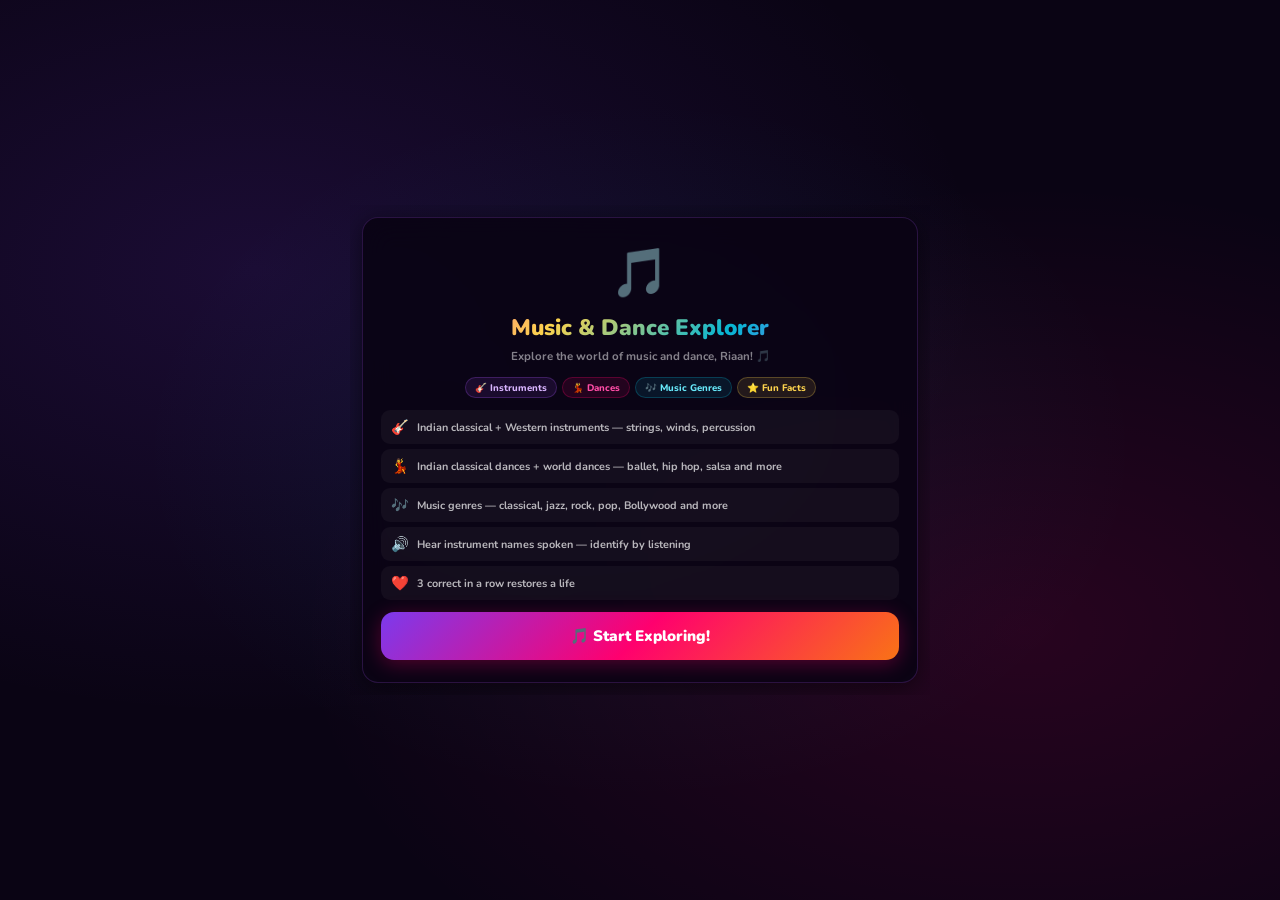
<file: music-dance-explorer.html>
<!DOCTYPE html>
<html lang="en">
<head>
<meta charset="UTF-8">
<meta name="viewport" content="width=device-width, initial-scale=1.0, maximum-scale=1.0, user-scalable=no">
<title>Music & Dance Explorer 🎵 — Learning Hub</title>
<link href="https://fonts.googleapis.com/css2?family=Nunito:wght@400;600;700;800;900&display=swap" rel="stylesheet">
<style>
:root{
  --pink:#FF006E;--pink2:#FF4DA6;--purple:#7C3AED;--purple2:#A855F7;
  --yellow:#FCD34D;--orange:#F97316;--teal:#06B6D4;--green:#10B981;
  --red:#EF4444;--blue:#3B82F6;
  --gc:rgba(10,4,20,0.92);--gb:rgba(255,255,255,0.08);
  --r:16px;--shadow:0 4px 24px rgba(0,0,0,0.5);
}
*{box-sizing:border-box;margin:0;padding:0;-webkit-tap-highlight-color:transparent;touch-action:manipulation}
html,body{height:100%;font-family:'Nunito',sans-serif;color:#fff;overflow:hidden}
body{background:#0A0414;display:flex;flex-direction:column;align-items:center;justify-content:center}
.bg{position:fixed;inset:0;z-index:0;
  background:radial-gradient(ellipse at 20% 30%,rgba(124,58,237,.15) 0%,transparent 50%),
             radial-gradient(ellipse at 80% 70%,rgba(255,0,110,.12) 0%,transparent 50%),
             radial-gradient(ellipse at 50% 50%,rgba(6,182,212,.08) 0%,transparent 55%),#0A0414}
.note{position:fixed;pointer-events:none;font-size:1.4rem;opacity:0;
  animation:noteFloat linear infinite}
@keyframes noteFloat{0%{transform:translateY(100vh) rotate(0deg);opacity:0}
  10%{opacity:.2}90%{opacity:.15}100%{transform:translateY(-10vh) rotate(360deg);opacity:0}}

.wrap{position:relative;z-index:1;width:100%;max-width:580px;padding:12px;
  display:flex;flex-direction:column;gap:9px;max-height:100vh;overflow-y:auto}
.wrap::-webkit-scrollbar{display:none}

/* HEADER */
.hdr{display:flex;align-items:center;gap:10px;background:var(--gc);backdrop-filter:blur(14px);
  border:1px solid rgba(168,85,247,.2);border-radius:var(--r);padding:11px 15px;
  box-shadow:var(--shadow);flex-shrink:0}
.back-btn{width:36px;height:36px;border-radius:50%;background:rgba(168,85,247,.15);border:none;
  color:#fff;font-size:1rem;cursor:pointer;display:flex;align-items:center;justify-content:center;flex-shrink:0}
.hdr-title{flex:1;font-size:1rem;font-weight:900;
  background:linear-gradient(135deg,var(--pink2),var(--yellow),var(--teal));
  -webkit-background-clip:text;-webkit-text-fill-color:transparent;background-clip:text}
.hdr-sub{font-size:.62rem;font-weight:700;color:rgba(255,255,255,.45)}
.lives{display:flex;gap:2px;font-size:1rem}
.star-count{font-size:.9rem;font-weight:900;color:var(--yellow);white-space:nowrap}

/* INFO ROW */
.info-row{display:flex;gap:7px;flex-shrink:0}
.info-box{flex:1;background:var(--gc);backdrop-filter:blur(14px);
  border:1px solid rgba(168,85,247,.1);border-radius:11px;padding:7px 9px;text-align:center;box-shadow:var(--shadow)}
.ib-val{font-size:.95rem;font-weight:900;color:#fff;line-height:1}
.ib-lbl{font-size:.5rem;font-weight:700;color:rgba(255,255,255,.4);margin-top:2px;text-transform:uppercase}
.streak-badge{display:inline-flex;align-items:center;gap:3px;border-radius:99px;padding:3px 9px;
  font-size:.7rem;font-weight:900;background:rgba(255,0,110,.1);
  border:1px solid rgba(255,0,110,.22);color:var(--pink2);transition:all .3s}
.streak-badge.s3{background:rgba(252,211,77,.1);border-color:rgba(252,211,77,.25);color:var(--yellow)}
.streak-badge.s5{background:rgba(6,182,212,.1);border-color:rgba(6,182,212,.25);color:#67E8F9}
.streak-badge.s7{background:rgba(168,85,247,.15);border-color:rgba(168,85,247,.35);color:#D8B4FE;animation:mp .6s ease infinite alternate}
@keyframes mp{from{transform:scale(1)}to{transform:scale(1.08)}}

/* POPUPS */
.popup-overlay{position:fixed;top:50%;left:50%;transform:translate(-50%,-50%) scale(0);
  z-index:9999;text-align:center;pointer-events:none;
  transition:all .25s cubic-bezier(.34,1.56,.64,1);
  background:rgba(10,4,20,0.96);backdrop-filter:blur(18px);
  border-radius:24px;padding:20px 32px;box-shadow:0 8px 40px rgba(0,0,0,0.7)}
.popup-overlay.combo{border:1.5px solid rgba(252,211,77,.35)}
.popup-overlay.life{border:1.5px solid rgba(239,68,68,.35)}
.popup-overlay.show{transform:translate(-50%,-50%) scale(1)}
.popup-overlay.hide{transform:translate(-50%,-50%) scale(0);opacity:0}
.po-text{font-size:1.9rem;font-weight:900;white-space:nowrap}
.po-sub{font-size:.85rem;font-weight:800;color:rgba(255,255,255,.6);margin-top:3px}

/* TOPIC TAG */
.topic-tag{font-size:.63rem;font-weight:900;border-radius:99px;padding:3px 11px;border:1px solid}
.topic-tag.instrument{background:rgba(168,85,247,.12);color:#D8B4FE;border-color:rgba(168,85,247,.28)}
.topic-tag.dance{background:rgba(255,0,110,.12);color:var(--pink2);border-color:rgba(255,0,110,.28)}
.topic-tag.genre{background:rgba(6,182,212,.1);color:#67E8F9;border-color:rgba(6,182,212,.25)}
.topic-tag.fact{background:rgba(252,211,77,.1);color:var(--yellow);border-color:rgba(252,211,77,.25)}

/* GAME CARD */
.q-card{background:var(--gc);backdrop-filter:blur(14px);
  border:1.5px solid rgba(168,85,247,.15);border-radius:var(--r);
  padding:16px;box-shadow:var(--shadow)}
.q-meta{display:flex;align-items:center;justify-content:space-between;margin-bottom:10px}
.q-num{font-size:.6rem;font-weight:800;color:rgba(255,255,255,.35)}

/* BIG EMOJI */
.item-display{text-align:center;margin-bottom:12px}
.item-emoji{font-size:4rem;display:block;margin-bottom:8px;
  animation:bounce .8s ease-in-out infinite alternate;
  filter:drop-shadow(0 4px 12px rgba(168,85,247,.4))}
@keyframes bounce{from{transform:scale(1) rotate(-3deg)}to{transform:scale(1.1) rotate(3deg)}}
.item-name{font-size:1.6rem;font-weight:900;color:#fff;margin-bottom:4px}
.item-sub{font-size:.75rem;font-weight:700;color:rgba(255,255,255,.45)}
.question-text{font-size:1.05rem;font-weight:900;color:#fff;text-align:center;
  margin-bottom:12px;line-height:1.4}

/* MCQ */
.opts{display:grid;grid-template-columns:1fr 1fr;gap:8px;margin-bottom:8px}
.opts.single{grid-template-columns:1fr}
.opt{padding:12px 10px;background:rgba(255,255,255,.05);
  border:1.5px solid rgba(168,85,247,.15);border-radius:12px;
  font-family:'Nunito',sans-serif;font-size:.85rem;font-weight:800;
  color:rgba(255,255,255,.88);cursor:pointer;transition:all .15s;text-align:center;
  -webkit-tap-highlight-color:transparent}
.opt:active:not(:disabled){transform:scale(.96)}
.opt.correct{background:rgba(16,185,129,.2)!important;border-color:var(--green)!important;color:#6EE7B7!important}
.opt.wrong{background:rgba(239,68,68,.12)!important;border-color:var(--red)!important;color:#FCA5A5!important;animation:shake .3s ease}

/* ATTEMPTS */
.attempts-row{display:flex;align-items:center;gap:6px;margin-bottom:8px;justify-content:center}
.attempt-dot{width:9px;height:9px;border-radius:50%;background:rgba(255,255,255,.15);
  border:1.5px solid rgba(255,255,255,.2);transition:all .3s}
.attempt-dot.used{background:var(--red);border-color:var(--red)}
.attempt-dot.current{background:var(--yellow);border-color:var(--yellow);animation:pulse .8s ease infinite}
@keyframes pulse{0%,100%{transform:scale(1)}50%{transform:scale(1.3)}}
.feedback-row{min-height:24px;font-size:.78rem;font-weight:800;text-align:center;
  margin-bottom:6px;color:var(--yellow)}

/* SPEAK BTN */
.speak-btn{display:flex;align-items:center;gap:8px;margin:0 auto 12px;
  padding:8px 20px;background:rgba(6,182,212,.1);border:1.5px solid rgba(6,182,212,.25);
  border-radius:99px;font-family:'Nunito',sans-serif;font-size:.78rem;font-weight:800;
  color:#67E8F9;cursor:pointer;transition:all .2s}
.speak-btn:active{background:rgba(6,182,212,.2)}
.speak-btn.speaking{animation:speakPulse .6s ease infinite alternate}
@keyframes speakPulse{from{opacity:1}to{opacity:.4}}

/* BUTTONS */
.btn-row{display:flex;gap:7px;margin-top:8px}
.show-pic-btn{flex:1;padding:9px;background:rgba(168,85,247,.08);
  border:1.5px solid rgba(168,85,247,.2);border-radius:10px;
  font-family:'Nunito',sans-serif;font-size:.7rem;font-weight:800;
  color:rgba(216,180,254,.7);cursor:pointer;display:flex;align-items:center;justify-content:center;gap:5px}
.show-pic-btn:active{background:rgba(168,85,247,.18)}
.hint-btn{flex:1;padding:9px;background:rgba(255,255,255,.04);
  border:1.5px solid rgba(255,255,255,.1);border-radius:10px;
  font-family:'Nunito',sans-serif;font-size:.7rem;font-weight:800;
  color:rgba(255,255,255,.4);cursor:pointer;display:none;align-items:center;justify-content:center;gap:5px}
.hint-btn:active{background:rgba(252,211,77,.1)}
.hint-btn.used{opacity:.35;cursor:default}
.hint-box{background:rgba(252,211,77,.06);border:1px solid rgba(252,211,77,.15);
  border-radius:10px;padding:8px 12px;margin-top:6px;display:none}
.hint-box.show{display:block}
.hint-txt{font-size:.72rem;font-weight:700;color:rgba(255,255,255,.65)}

/* EXPLANATION */
.explanation-card{margin-top:10px;border-radius:13px;padding:13px 15px;display:none;animation:slideDown .3s ease}
.explanation-card.show{display:block}
.explanation-card.ok{background:rgba(16,185,129,.1);border:1.5px solid rgba(16,185,129,.22)}
.explanation-card.no{background:rgba(239,68,68,.08);border:1.5px solid rgba(239,68,68,.2)}
.ex-result{display:flex;align-items:center;gap:8px;margin-bottom:6px}
.ex-icon{font-size:1.2rem;flex-shrink:0}
.ex-answer{font-size:.88rem;font-weight:900;color:#fff}
.ex-answer span{color:var(--yellow)}
.ex-explain{font-size:.74rem;font-weight:700;color:rgba(255,255,255,.7);line-height:1.55;margin-bottom:7px}
.ex-fact{background:rgba(168,85,247,.08);border:1px solid rgba(168,85,247,.2);
  border-radius:9px;padding:8px 11px;margin-bottom:9px}
.ex-fact-lbl{font-size:.57rem;font-weight:900;color:#D8B4FE;text-transform:uppercase;letter-spacing:.5px;margin-bottom:2px}
.ex-fact-txt{font-size:.72rem;font-weight:700;color:rgba(255,255,255,.75);line-height:1.5}
.ex-next{width:100%;padding:11px;border:none;border-radius:11px;font-family:'Nunito',sans-serif;
  font-size:.88rem;font-weight:900;cursor:pointer;color:#fff}
.ex-next.ok{background:linear-gradient(135deg,var(--purple),var(--purple2))}
.ex-next.no{background:linear-gradient(135deg,var(--pink),var(--pink2))}

@keyframes shake{0%,100%{transform:translateX(0)}25%{transform:translateX(-8px)}75%{transform:translateX(8px)}}
@keyframes slideDown{from{opacity:0;transform:translateY(-8px)}to{opacity:1;transform:translateY(0)}}
@keyframes popIn{0%{transform:scale(.94)}60%{transform:scale(1.05)}100%{transform:scale(1)}}

/* SCREENS */
.screen{display:none}.screen.active{display:flex;flex-direction:column;gap:9px}

/* START */
.start-card{background:var(--gc);backdrop-filter:blur(14px);
  border:1.5px solid rgba(168,85,247,.2);border-radius:var(--r);
  padding:22px 18px;text-align:center;box-shadow:var(--shadow)}
.start-icon{font-size:3rem;margin-bottom:6px;display:block;animation:float 2s ease-in-out infinite}
@keyframes float{0%,100%{transform:translateY(0) rotate(-5deg)}50%{transform:translateY(-8px) rotate(5deg)}}
.start-title{font-size:1.4rem;font-weight:900;margin-bottom:4px;
  background:linear-gradient(135deg,var(--pink2),var(--yellow),var(--teal),var(--purple2));
  -webkit-background-clip:text;-webkit-text-fill-color:transparent;background-clip:text}
.start-sub{font-size:.72rem;font-weight:700;color:rgba(255,255,255,.5);margin-bottom:12px;line-height:1.6}
.topic-chips{display:flex;flex-wrap:wrap;gap:5px;justify-content:center;margin-bottom:12px}
.topic-chip{font-size:.6rem;font-weight:800;border-radius:99px;padding:3px 9px;border:1px solid}
.rules{display:flex;flex-direction:column;gap:5px;text-align:left;margin-bottom:12px}
.rule{display:flex;align-items:center;gap:8px;background:rgba(255,255,255,.04);border-radius:9px;padding:7px 10px}
.rule-ico{font-size:.9rem;flex-shrink:0}
.rule-txt{font-size:.68rem;font-weight:700;color:rgba(255,255,255,.7)}
.start-btn{width:100%;padding:14px;border:none;border-radius:13px;
  background:linear-gradient(135deg,var(--purple),var(--pink),var(--orange));
  color:#fff;font-family:'Nunito',sans-serif;font-size:.95rem;font-weight:900;
  cursor:pointer;box-shadow:0 4px 20px rgba(255,0,110,.3);transition:all .2s}
.start-btn:active{transform:scale(.97)}
.pb-row{display:flex;align-items:center;justify-content:center;gap:6px;margin-top:8px;
  font-size:.7rem;font-weight:700;color:rgba(255,255,255,.4)}
.pb-val{color:var(--yellow);font-weight:900}

/* ROUND END / GAME OVER */
.re-card,.go-card{background:var(--gc);backdrop-filter:blur(14px);
  border:1.5px solid rgba(168,85,247,.2);border-radius:var(--r);
  padding:20px 16px;text-align:center;box-shadow:var(--shadow)}
.re-icon{font-size:2.6rem;margin-bottom:6px;display:block}
.go-trophy{font-size:3.5rem;margin-bottom:7px;display:block;animation:float 2s ease-in-out infinite}
.re-title,.go-title{font-size:1.1rem;font-weight:900;margin-bottom:3px;
  background:linear-gradient(135deg,var(--pink2),var(--yellow));
  -webkit-background-clip:text;-webkit-text-fill-color:transparent;background-clip:text}
.re-stats,.go-stats{display:flex;gap:7px;margin:10px 0}
.re-stat,.go-stat{flex:1;background:rgba(255,255,255,.05);border-radius:10px;padding:9px;text-align:center}
.re-sv,.go-sv{font-size:1.1rem;font-weight:900;color:var(--yellow)}
.re-sl,.go-sl{font-size:.53rem;font-weight:700;color:rgba(255,255,255,.4);margin-top:2px}
.re-msg,.go-msg{font-size:.72rem;font-weight:700;color:rgba(255,255,255,.45);margin-bottom:11px}
.new-best{background:rgba(252,211,77,.1);border:1px solid rgba(252,211,77,.25);
  border-radius:10px;padding:8px 13px;font-size:.78rem;font-weight:900;color:var(--yellow);margin:7px 0;animation:popIn .4s ease}
.re-btn,.go-btn{width:100%;padding:11px;border:none;border-radius:12px;
  font-family:'Nunito',sans-serif;font-size:.88rem;font-weight:900;cursor:pointer;transition:all .15s}
.re-btn.next,.go-btn.play{background:linear-gradient(135deg,var(--purple),var(--pink));color:#fff}
.re-btn.home,.go-btn.home{background:rgba(255,255,255,.06);color:rgba(255,255,255,.5);margin-top:6px}
.re-btn:active,.go-btn:active{transform:scale(.97)}
</style>
</head>
<body>
<div class="bg"></div>
<div class="popup-overlay combo" id="combo-popup">
  <div class="po-text" id="combo-text">ROCKSTAR! 🎸</div>
  <div class="po-sub" id="combo-sub">3 in a row!</div>
</div>
<div class="popup-overlay life" id="life-popup">
  <div class="po-text">❤️ Life Restored!</div>
  <div class="po-sub">3 correct in a row!</div>
</div>

<div class="wrap">
  <!-- START -->
  <div id="startScreen" class="screen active">
    <div class="start-card">
      <span class="start-icon">🎵</span>
      <div class="start-title">Music & Dance Explorer</div>
      <div class="start-sub" id="start-greeting">Explore the world of music and dance!</div>
      <div class="topic-chips">
        <span class="topic-chip" style="background:rgba(168,85,247,.1);border-color:rgba(168,85,247,.25);color:#D8B4FE">🎸 Instruments</span>
        <span class="topic-chip" style="background:rgba(255,0,110,.1);border-color:rgba(255,0,110,.25);color:var(--pink2)">💃 Dances</span>
        <span class="topic-chip" style="background:rgba(6,182,212,.1);border-color:rgba(6,182,212,.25);color:#67E8F9">🎶 Music Genres</span>
        <span class="topic-chip" style="background:rgba(252,211,77,.1);border-color:rgba(252,211,77,.25);color:var(--yellow)">⭐ Fun Facts</span>
      </div>
      <div class="rules">
        <div class="rule"><span class="rule-ico">🎸</span><span class="rule-txt">Indian classical + Western instruments — strings, winds, percussion</span></div>
        <div class="rule"><span class="rule-ico">💃</span><span class="rule-txt">Indian classical dances + world dances — ballet, hip hop, salsa and more</span></div>
        <div class="rule"><span class="rule-ico">🎶</span><span class="rule-txt">Music genres — classical, jazz, rock, pop, Bollywood and more</span></div>
        <div class="rule"><span class="rule-ico">🔊</span><span class="rule-txt">Hear instrument names spoken — identify by listening</span></div>
        <div class="rule"><span class="rule-ico">❤️</span><span class="rule-txt">3 correct in a row restores a life</span></div>
      </div>
      <button class="start-btn" onclick="startGame()">🎵 Start Exploring!</button>
      <div class="pb-row" id="pb-row" style="display:none">🏆 Personal Best: <span class="pb-val" id="pb-val">0</span> stars</div>
    </div>
  </div>

  <!-- GAME -->
  <div id="gameScreen" class="screen">
    <div class="hdr">
      <button class="back-btn" onclick="confirmQuit()">←</button>
      <div style="flex:1">
        <div class="hdr-title">🎵 Music & Dance Explorer</div>
        <div class="hdr-sub" id="g-player-label">Riaan · Grade 3</div>
      </div>
      <div class="lives" id="lives-display">❤️❤️❤️</div>
      <div class="star-count">⭐ <span id="g-stars">0</span></div>
    </div>
    <div class="info-row">
      <div class="info-box"><div class="ib-val" style="color:var(--pink2)" id="g-round">1</div><div class="ib-lbl">Round</div></div>
      <div class="info-box"><div class="ib-val" id="g-qnum">1/10</div><div class="ib-lbl">Question</div></div>
      <div class="info-box" style="flex:1.4"><div class="ib-val" id="g-topic-disp" style="font-size:.7rem;color:rgba(255,255,255,.7)">Instruments</div><div class="ib-lbl">Topic</div></div>
      <div class="info-box" style="display:flex;align-items:center;justify-content:center">
        <div id="streak-badge" class="streak-badge">0 🎵</div>
      </div>
    </div>
    <div class="q-card">
      <div class="q-meta">
        <span class="topic-tag" id="g-topic-tag">Instrument</span>
        <span class="q-num" id="g-qnum2">Q 1/10</span>
      </div>
      <div id="q-content"></div>
      <div class="attempts-row">
        <span style="font-size:.6rem;font-weight:700;color:rgba(255,255,255,.35)">Attempts:</span>
        <div class="attempt-dot current" id="dot-0"></div>
        <div class="attempt-dot" id="dot-1"></div>
        <div class="attempt-dot" id="dot-2"></div>
      </div>
      <div class="feedback-row" id="g-feedback"></div>
      <div class="btn-row">
        <button class="show-pic-btn" onclick="showPicture()">🔍 Show Picture</button>
        <button class="hint-btn" id="hint-btn" onclick="useHint()">💡 Hint</button>
      </div>
      <div class="hint-box" id="hint-box"><div class="hint-txt" id="hint-txt"></div></div>
      <div class="explanation-card" id="explanation-card">
        <div class="ex-result">
          <span class="ex-icon" id="ex-icon">✅</span>
          <span class="ex-answer" id="ex-answer">Correct!</span>
        </div>
        <div class="ex-explain" id="ex-explain"></div>
        <div class="ex-fact">
          <div class="ex-fact-lbl">🎵 Music Fact</div>
          <div class="ex-fact-txt" id="ex-fact-txt"></div>
        </div>
        <button class="ex-next" id="ex-next" onclick="advanceQuestion()">Next →</button>
      </div>
    </div>
  </div>

  <!-- ROUND END -->
  <div id="roundEndScreen" class="screen">
    <div class="re-card">
      <span class="re-icon" id="re-icon">⭐</span>
      <div class="re-title" id="re-title">Round 1 Complete!</div>
      <div class="re-stats">
        <div class="re-stat"><div class="re-sv" id="re-correct">0</div><div class="re-sl">Correct</div></div>
        <div class="re-stat"><div class="re-sv" id="re-acc">0%</div><div class="re-sl">Accuracy</div></div>
        <div class="re-stat"><div class="re-sv" id="re-stars-r">0</div><div class="re-sl">Stars</div></div>
        <div class="re-stat"><div class="re-sv" id="re-streak-r">0</div><div class="re-sl">Best Streak</div></div>
      </div>
      <div class="re-msg" id="re-msg"></div>
      <button class="re-btn next" onclick="nextRound()">Round 2 →</button>
      <button class="re-btn home" onclick="goHome()">🏠 Back to Hub</button>
    </div>
  </div>

  <!-- GAME OVER -->
  <div id="gameOverScreen" class="screen">
    <div class="go-card">
      <span class="go-trophy" id="go-trophy">🏆</span>
      <div class="go-title">Music Master!</div>
      <div class="go-sv" id="go-score" style="font-size:2.2rem;font-weight:900;color:var(--yellow);line-height:1;margin-bottom:3px">0 ⭐</div>
      <div style="font-size:.85rem;font-weight:800;color:#6EE7B7" id="go-earned">+0 stars saved</div>
      <div id="new-best-banner" class="new-best" style="display:none">🏆 NEW PERSONAL BEST!</div>
      <div class="go-msg" id="go-msg">Amazing performance!</div>
      <div class="go-stats">
        <div class="go-stat"><div class="go-sv" id="go-rounds">1</div><div class="go-sl">Rounds</div></div>
        <div class="go-stat"><div class="go-sv" id="go-correct">0</div><div class="go-sl">Correct</div></div>
        <div class="go-stat"><div class="go-sv" id="go-streak">0</div><div class="go-sl">Best Streak</div></div>
        <div class="go-stat"><div class="go-sv" id="go-pb">0</div><div class="go-sl">Personal Best</div></div>
      </div>
      <button class="go-btn play" onclick="restartGame()">🎵 Play Again</button>
      <button class="go-btn home" onclick="goHome()">🏠 Back to Hub</button>
    </div>
  </div>
</div>

<script>
const SB='https://tnhgihzfwqsflpueivwe.supabase.co',KEY='sb_publishable_MOfPmwQ3sKgia0bnOfrIdw_rY7FaJCr';
const db=(p,o={})=>fetch(`${SB}/rest/v1/${p}`,{headers:{'apikey':KEY,'Authorization':`Bearer ${KEY}`,'Content-Type':'application/json','Prefer':o.prefer||'return=representation',...o.headers},method:o.method||'GET',body:o.body?JSON.stringify(o.body):undefined}).then(r=>r.json()).catch(()=>[]);
const params=new URLSearchParams(window.location.search);
const playerName=params.get('player')||'riaan';
const isQuest=params.get('quest')==='1'; // only quest-launched plays earn stars
let playerId=null,playerGrade=3,personalBest=0;

// ── Floating notes ────────────────────────────────────────────────
function buildBG(){
  const notes=['🎵','🎶','🎸','🎹','🎺','🎻','🥁','🎷'];
  for(let i=0;i<10;i++){
    const el=document.createElement('div');
    el.className='note';
    el.textContent=notes[i%notes.length];
    el.style.cssText=`left:${Math.random()*100}%;animation-duration:${8+Math.random()*12}s;
      animation-delay:${Math.random()*8}s;font-size:${0.8+Math.random()*1.2}rem`;
    document.querySelector('.bg').appendChild(el);
  }
}

// ── DATA ──────────────────────────────────────────────────────────
const INSTRUMENTS=[
  // Indian Classical
  {name:'Sitar',emoji:'🪕',family:'String',origin:'Indian Classical',
   desc:'A long-necked string instrument from India with 18-21 strings. Ravi Shankar made it famous worldwide.',
   fact:'The sitar has sympathetic strings that vibrate on their own when nearby strings are played, creating a rich resonant sound!',
   pic:'sitar Indian classical instrument',hint:'It has over 18 strings and a long neck',grade:1},
  {name:'Tabla',emoji:'🥁',family:'Percussion',origin:'Indian Classical',
   desc:'A pair of hand drums central to Hindustani classical music. The right drum is called dayan, the left is bayan.',
   fact:'The tabla can produce over 16 different sounds called "bols" — more than almost any other drum in the world!',
   pic:'tabla Indian classical drums',hint:'It is a pair of drums played with the hands',grade:1},
  {name:'Veena',emoji:'🎸',family:'String',origin:'Indian Classical',
   desc:'One of India\'s oldest instruments, associated with Goddess Saraswati. It has 4 main strings and 3 drone strings.',
   fact:'The Veena is over 2,500 years old and is mentioned in ancient Vedic texts — one of humanity\'s oldest string instruments!',
   pic:'veena Indian classical string instrument',hint:'Goddess Saraswati plays this instrument',grade:3},
  {name:'Bansuri',emoji:'🎵',family:'Wind',origin:'Indian Classical',
   desc:'A bamboo flute associated with Lord Krishna. It produces a pure, mellow tone.',
   fact:'The bansuri has no keys or valves — the player controls pitch entirely with breath and finger placement!',
   pic:'bansuri bamboo flute Krishna India',hint:'Lord Krishna played this flute made of bamboo',grade:1},
  {name:'Sarod',emoji:'🎸',family:'String',origin:'Indian Classical',
   desc:'A fretless string instrument with a metal fingerboard. It produces a deep, resonant sound.',
   fact:'The sarod descended from the Afghan rabab and was developed in India in the 19th century!',
   pic:'sarod Indian classical instrument',hint:'It has a metal fingerboard and no frets',grade:3},
  {name:'Harmonium',emoji:'🎹',family:'Wind',origin:'Indian',
   desc:'A keyboard instrument where air is pumped through reeds. Common in Indian devotional music and Bollywood.',
   fact:'The harmonium was brought to India by European missionaries but became so beloved that India is now its biggest user!',
   pic:'harmonium Indian keyboard instrument',hint:'It has a keyboard and you pump air into it',grade:1},
  {name:'Mridangam',emoji:'🥁',family:'Percussion',origin:'Indian Classical',
   desc:'A double-headed drum used in Carnatic classical music from South India.',
   fact:'The mridangam is said to be the "king of percussion" in Carnatic music and is over 2,000 years old!',
   pic:'mridangam South Indian drum Carnatic',hint:'The main drum of South Indian classical music',grade:3},
  {name:'Shehnai',emoji:'🎺',family:'Wind',origin:'Indian',
   desc:'A woodwind instrument often played at weddings and auspicious occasions in India.',
   fact:'Ustad Bismillah Khan made the shehnai famous — he played it at India\'s Independence ceremony in 1947!',
   pic:'shehnai Indian woodwind instrument',hint:'Played at Indian weddings — sounds like a clarinet',grade:3},
  // Western
  {name:'Piano',emoji:'🎹',family:'Keyboard',origin:'Western',
   desc:'A keyboard instrument invented in Italy around 1700. It has 88 keys and uses hammers to strike strings.',
   fact:'The piano was invented by Bartolomeo Cristofori in 1700. Its full name is "pianoforte" meaning soft-loud in Italian!',
   pic:'piano keyboard instrument classical',hint:'It has 88 black and white keys',grade:1},
  {name:'Guitar',emoji:'🎸',family:'String',origin:'Western',
   desc:'A string instrument with 6 strings, played by plucking or strumming. The most popular instrument in the world.',
   fact:'The guitar is the world\'s most popular instrument — there are over 50 million guitar players worldwide!',
   pic:'acoustic guitar string instrument',hint:'Most popular instrument — 6 strings',grade:1},
  {name:'Violin',emoji:'🎻',family:'String',origin:'Western',
   desc:'A bowed string instrument played with a bow made of horsehair. The highest-pitched instrument in the string family.',
   fact:'A professional violin bow uses about 150-200 individual hairs from a horse\'s tail!',
   pic:'violin string instrument classical',hint:'It is played with a bow made of horsehair',grade:1},
  {name:'Trumpet',emoji:'🎺',family:'Brass',origin:'Western',
   desc:'A brass wind instrument that produces sound by buzzing lips into the mouthpiece.',
   fact:'Louis Armstrong, one of the greatest jazz musicians ever, played the trumpet. He could hold a single note for over 3 minutes!',
   pic:'trumpet brass wind instrument jazz',hint:'It is a shiny brass instrument you blow into',grade:1},
  {name:'Drums',emoji:'🥁',family:'Percussion',origin:'Western',
   desc:'A percussion instrument set including bass drum, snare, cymbals and tom-toms played with sticks.',
   fact:'The drum kit was invented in the early 1900s when musicians started combining multiple drums to be played by one person!',
   pic:'drum kit percussion instrument rock',hint:'You hit it with sticks — the heartbeat of a band',grade:1},
  {name:'Flute',emoji:'🎵',family:'Wind',origin:'Western',
   desc:'A woodwind instrument played by blowing air across a hole. One of the oldest instruments in the world.',
   fact:'The oldest known musical instrument is a flute — a 40,000-year-old flute was found carved from a vulture bone!',
   pic:'flute woodwind instrument orchestra',hint:'You blow across a hole in this silver instrument',grade:1},
  {name:'Saxophone',emoji:'🎷',family:'Wind',origin:'Western',
   desc:'A woodwind instrument invented by Adolphe Sax in the 1840s. Essential to jazz music.',
   fact:'The saxophone is the only major instrument named after its inventor — Adolphe Sax invented it in 1846!',
   pic:'saxophone jazz wind instrument',hint:'Named after its inventor Adolphe Sax',grade:3},
  {name:'Cello',emoji:'🎻',family:'String',origin:'Western',
   desc:'A large bowed string instrument deeper in pitch than the violin or viola. Played seated between the knees.',
   fact:'The cello\'s range is similar to the human voice, which is why it sounds so emotional and expressive!',
   pic:'cello string instrument orchestra classical',hint:'Larger than a violin, played sitting down between your knees',grade:3},
  {name:'Harp',emoji:'🪕',family:'String',origin:'Western',
   desc:'A large triangular instrument with 47 strings plucked with the fingers. One of the oldest instruments.',
   fact:'A concert harp weighs about 80 pounds and costs up to $180,000 — one of the most expensive instruments!',
   pic:'harp orchestral string instrument',hint:'Large triangular instrument with 47 strings',grade:3},
  {name:'Clarinet',emoji:'🎵',family:'Wind',origin:'Western',
   desc:'A woodwind instrument with a single reed mouthpiece. Used in classical music, jazz and marching bands.',
   fact:'The clarinet can play a wider range of notes than almost any other wind instrument — nearly 4 octaves!',
   pic:'clarinet woodwind instrument',hint:'A black woodwind with a single reed mouthpiece',grade:3},
  {name:'Trombone',emoji:'🎺',family:'Brass',origin:'Western',
   desc:'A brass instrument with a sliding tube that changes pitch. Has a deep, rich sound.',
   fact:'The trombone is the only brass instrument that changes pitch using a slide instead of valves!',
   pic:'trombone brass slide instrument',hint:'It has a sliding section to change the pitch',grade:3},
];

const DANCES=[
  // Indian
  {name:'Bharatanatyam',emoji:'💃',origin:'Tamil Nadu, India',type:'Indian Classical',
   desc:'One of India\'s oldest classical dances from Tamil Nadu temples. Known for precise footwork, expressive hand gestures (mudras) and facial expressions.',
   fact:'Bharatanatyam has 64 basic gestures called mudras — each tells part of a story!',
   pic:'Bharatanatyam classical dance Tamil Nadu India',hint:'The oldest classical dance from South India',grade:1},
  {name:'Kathak',emoji:'💃',origin:'North India',type:'Indian Classical',
   desc:'A classical dance of North India combining Hindu devotional themes with Mughal elegance. Known for fast spinning and intricate footwork.',
   fact:'Kathak dancers wear hundreds of tiny bells (ghungroo) on their feet — the sound is part of the performance!',
   pic:'Kathak classical dance North India',hint:'North Indian classical dance with spinning and bells on feet',grade:1},
  {name:'Garba',emoji:'🕺',origin:'Gujarat, India',type:'Indian Folk',
   desc:'A circular folk dance from Gujarat performed during Navratri festival. Dancers move in circles around a central image.',
   fact:'The word Garba comes from Sanskrit "Garbha" meaning womb — the circular dance represents the cycle of life!',
   pic:'Garba dance Gujarat Navratri festival',hint:'Circular dance from Gujarat performed during Navratri',grade:1},
  {name:'Dandiya Raas',emoji:'🕺',origin:'Gujarat, India',type:'Indian Folk',
   desc:'A stick dance from Gujarat where pairs of dancers tap decorated sticks together in rhythmic patterns.',
   fact:'Dandiya sticks represent the sword fight between Goddess Durga and the demon Mahishasura in Hindu mythology!',
   pic:'Dandiya Raas stick dance Gujarat',hint:'Pairs tap decorated sticks together — from Gujarat',grade:1},
  {name:'Odissi',emoji:'💃',origin:'Odisha, India',type:'Indian Classical',
   desc:'A classical dance from Odisha known for its graceful tribhangi posture — the S-curve of head, torso and hip.',
   fact:'Odissi was nearly lost when temple dancing was banned under British rule — it was revived in the 1950s!',
   pic:'Odissi classical dance Odisha India',hint:'Classical dance from Odisha with an S-shaped posture',grade:3},
  {name:'Kathakali',emoji:'🎭',origin:'Kerala, India',type:'Indian Classical',
   desc:'A dramatic dance-drama from Kerala featuring elaborate costumes, heavy makeup and stories from Hindu epics.',
   fact:'Kathakali makeup can take 6-8 hours to apply — actors arrive at midnight to prepare for an evening show!',
   pic:'Kathakali dance drama Kerala elaborate makeup',hint:'Dramatic dance from Kerala with colourful makeup taking hours to apply',grade:3},
  {name:'Bhangra',emoji:'🕺',origin:'Punjab, India',type:'Indian Folk',
   desc:'An energetic folk dance from Punjab originally celebrating the harvest festival of Vaisakhi.',
   fact:'Bhangra has influenced music worldwide — you can hear its beats in Western pop, hip hop and electronic music!',
   pic:'Bhangra dance Punjab India folk',hint:'Energetic harvest dance from Punjab',grade:1},
  {name:'Manipuri',emoji:'💃',origin:'Manipur, India',type:'Indian Classical',
   desc:'A graceful classical dance from Manipur in northeastern India, known for its soft flowing movements.',
   fact:'Manipuri dance uses costumes with a unique cylindrical skirt called "Potloi" that can be over 30 kg!',
   pic:'Manipuri classical dance Northeast India',hint:'Graceful classical dance from northeastern India',grade:3},
  // Western/World
  {name:'Ballet',emoji:'🩰',origin:'France/Italy',type:'Western Classical',
   desc:'A classical dance form originating in Italy and France in the 15th century. Known for pointe shoes, turnout and graceful movements.',
   fact:'Ballerinas dance on the tips of their toes wearing "pointe shoes" — they typically go through 2-3 pairs every week!',
   pic:'ballet classical dance pointe shoes',hint:'Classical dance on the tips of the toes with pointe shoes',grade:1},
  {name:'Hip Hop',emoji:'🕺',origin:'United States',type:'Street Dance',
   desc:'A street dance style born in New York in the 1970s. Includes breakdancing, popping, locking and freestyling.',
   fact:'Hip hop dance was invented in the South Bronx, New York in the early 1970s — it grew out of block parties!',
   pic:'hip hop street dance breakdancing',hint:'Street dance from New York — includes breakdancing',grade:1},
  {name:'Salsa',emoji:'💃',origin:'Cuba/Latin America',type:'Latin',
   desc:'A partner dance from Cuba and Latin America. Fast, rhythmic with hip movements danced to salsa music.',
   fact:'Salsa music is a mix of Cuban son, jazz and African rhythms — the word "salsa" means sauce in Spanish!',
   pic:'salsa Latin dance Cuba partner',hint:'Latin partner dance from Cuba with hip movements',grade:1},
  {name:'Flamenco',emoji:'💃',origin:'Spain',type:'Spanish',
   desc:'A passionate Spanish dance from Andalusia featuring stomping feet, clapping, castanets and emotional expression.',
   fact:'Flamenco is a UNESCO Intangible Cultural Heritage! The hand movements are called "floreos" and can take years to perfect.',
   pic:'Flamenco Spanish dance Andalusia',hint:'Passionate Spanish dance with stomping and clapping',grade:1},
  {name:'Tango',emoji:'🕺',origin:'Argentina',type:'Latin',
   desc:'A dramatic partner dance from Buenos Aires, Argentina. Known for close embrace, dramatic pauses and leg flicks.',
   fact:'The tango originated in the slums of Buenos Aires in the late 1800s and became a worldwide sensation!',
   pic:'Tango Argentine dance Buenos Aires',hint:'Dramatic partner dance from Argentina',grade:3},
  {name:'Waltz',emoji:'💃',origin:'Austria/Germany',type:'Ballroom',
   desc:'A smooth ballroom dance in 3/4 time. Partners rotate and glide across the floor.',
   fact:'The waltz was considered scandalous in the 1800s because partners danced in a close embrace — it was almost banned!',
   pic:'Waltz ballroom dance classical',hint:'Smooth spinning ballroom dance in 3/4 time',grade:3},
  {name:'Tap Dance',emoji:'🕺',origin:'United States',type:'American',
   desc:'A dance style using metal-tipped shoes to create rhythmic sounds. Combines African and Irish step dancing.',
   fact:'Tap shoes have metal plates on the heel and toe — a tap dancer\'s feet become a percussion instrument!',
   pic:'tap dance metal shoes rhythm',hint:'Uses metal-tipped shoes to make rhythmic sounds',grade:1},
  {name:'Breakdancing',emoji:'🕺',origin:'United States',type:'Street Dance',
   desc:'An acrobatic street dance with spins on the head, freezes and power moves. Part of hip hop culture.',
   fact:'Breakdancing became an Olympic sport at the 2024 Paris Olympics — making it official worldwide!',
   pic:'breakdancing b-boy acrobatic street dance',hint:'Acrobatic dance with headspins — became an Olympic sport in 2024',grade:1},
  {name:'Haka',emoji:'🕺',origin:'New Zealand (Māori)',type:'Ceremonial',
   desc:'A powerful ceremonial dance of the Māori people of New Zealand. Used for welcoming, celebrating and challenges.',
   fact:'The New Zealand All Blacks rugby team performs the Haka before every match — it terrifies opponents!',
   pic:'Haka Maori New Zealand ceremonial dance',hint:'Powerful ceremonial dance from New Zealand\'s Māori people',grade:3},
];

const GENRES=[
  {name:'Classical',emoji:'🎼',desc:'Formal Western music from composers like Mozart, Beethoven and Bach, written from the 17th-19th centuries.',
   example:'Beethoven\'s Symphony No. 9, Mozart\'s The Magic Flute',
   fact:'Classical music can improve concentration and memory — studies show babies who hear it develop better!',
   pic:'classical music orchestra Beethoven Mozart',grade:1},
  {name:'Jazz',emoji:'🎷',desc:'An American music genre born in New Orleans in the early 1900s, featuring improvisation and swing rhythm.',
   example:'Louis Armstrong, Miles Davis, John Coltrane',
   fact:'Jazz improvisation means musicians make up the music on the spot — no two performances are ever the same!',
   pic:'jazz music New Orleans improvisation',grade:3},
  {name:'Rock',emoji:'🎸',desc:'A genre that developed from rock and roll in the 1960s, featuring electric guitars, bass and drums.',
   example:'The Beatles, Led Zeppelin, Queen',
   fact:'The Beatles are the best-selling music act of all time — they sold over 600 million records worldwide!',
   pic:'rock music electric guitar band',grade:1},
  {name:'Pop',emoji:'🎤',desc:'Popular music designed for wide audiences with catchy melodies and simple structure.',
   example:'Michael Jackson, Taylor Swift, BTS',
   fact:'Michael Jackson\'s "Thriller" is the best-selling album of all time with over 70 million copies sold!',
   pic:'pop music concert singer microphone',grade:1},
  {name:'Hip Hop',emoji:'🎤',desc:'A genre from New York in the 1970s featuring rap vocals over beats. Became the world\'s most popular genre.',
   example:'Tupac, Jay-Z, Kendrick Lamar, Drake',
   fact:'Hip hop is now the most streamed music genre in the world — it has over 10 billion streams monthly!',
   pic:'hip hop rap music culture',grade:1},
  {name:'Bollywood',emoji:'🎬',desc:'The music from Indian Hindi cinema — energetic, melodic songs mixing Indian classical with Western and electronic sounds.',
   example:'A.R. Rahman, Lata Mangeshkar, Kishore Kumar',
   fact:'A.R. Rahman (composer of Jai Ho) has won 2 Oscars, 2 Grammys, a BAFTA and 6 National Film Awards!',
   pic:'Bollywood Hindi film music India',grade:1},
  {name:'Carnatic',emoji:'🎵',desc:'A South Indian classical music tradition over 1,500 years old, based on ragas (melody scales) and talas (rhythms).',
   example:'M.S. Subbulakshmi, Tyagaraja',
   fact:'Carnatic music has 72 parent scales (melakarta ragas) from which thousands of other scales are derived!',
   pic:'Carnatic classical music South India',grade:3},
  {name:'Hindustani',emoji:'🎵',desc:'The classical music tradition of North India, featuring deep improvisations in ragas performed over a drone.',
   example:'Ravi Shankar, Pandit Jasraj, Zakir Hussain',
   fact:'A Hindustani raga concert can last several hours — musicians begin slowly and gradually increase speed!',
   pic:'Hindustani classical music North India raga',grade:3},
  {name:'Folk',emoji:'🎸',desc:'Traditional music passed down through generations within communities, reflecting cultural identity and history.',
   example:'Baul music from Bengal, Lok Geet from Rajasthan',
   fact:'Every country in the world has its own folk music tradition — there are thousands of different folk styles!',
   pic:'folk music traditional instruments culture',grade:1},
  {name:'Electronic',emoji:'🎹',desc:'Music created using electronic instruments and computers — includes EDM, techno, house and ambient music.',
   example:'Daft Punk, David Guetta, Avicii',
   fact:'Electronic music pioneer Robert Moog invented the synthesizer in 1964 — it changed music forever!',
   pic:'electronic music DJ synthesizer EDM',grade:3},
  {name:'Reggae',emoji:'🎵',desc:'A Jamaican music genre developed in the 1960s with a distinctive offbeat rhythm and social message lyrics.',
   example:'Bob Marley, Jimmy Cliff',
   fact:'Bob Marley\'s "One Love" was named the Song of the Millennium by the BBC in 1999!',
   pic:'reggae music Jamaica Bob Marley',grade:3},
];

const MUSIC_FACTS=[
  {q:'How many strings does a standard guitar have?',opts:['4','5','6','8'],a:'6',
   explain:'A standard acoustic or electric guitar has 6 strings tuned E-A-D-G-B-E.',
   fact:'Bass guitars only have 4 strings — that\'s why bass sounds deeper than regular guitar!',pic:'guitar strings music',grade:1},
  {q:'Which of these is a percussion instrument?',opts:['Flute','Violin','Tabla','Trumpet'],a:'Tabla',
   explain:'Tabla is a percussion instrument — it makes sound by being struck or hit.',
   fact:'Percussion instruments are the oldest type of instrument — humans have been hitting things to make rhythm for 100,000 years!',pic:'tabla percussion instrument India',grade:1},
  {q:'The musical note ♩ is called a:',opts:['Half note','Whole note','Quarter note','Eighth note'],a:'Quarter note',
   explain:'A quarter note (♩) gets one beat. A half note gets 2 beats. A whole note gets 4 beats.',
   fact:'Musical notation was invented in medieval Europe by monks who needed to write down church music!',pic:'music notes notation quarter note',grade:3},
  {q:'How many strings does a violin have?',opts:['3','4','5','6'],a:'4',
   explain:'A violin has 4 strings tuned G-D-A-E from lowest to highest pitch.',
   fact:'The world\'s most expensive violin — a Stradivarius — sold for $16 million! Antonio Stradivari made about 1,100 instruments.',pic:'violin strings classical instrument',grade:1},
  {q:'Which instrument family does the flute belong to?',opts:['String','Brass','Percussion','Woodwind'],a:'Woodwind',
   explain:'The flute is a woodwind instrument even though it\'s made of metal — it produces sound by air vibrating.',
   fact:'The oldest musical instrument ever found is a flute made from a vulture bone 40,000 years ago!',pic:'flute woodwind instrument',grade:1},
  {q:'What is the lowest-pitched string instrument in an orchestra?',opts:['Violin','Viola','Cello','Double Bass'],a:'Double Bass',
   explain:'The double bass is the largest and lowest-pitched string instrument in the orchestra.',
   fact:'A double bass can be over 180cm tall — taller than most people! Players stand or sit on high stools to play it.',pic:'double bass orchestra string lowest',grade:3},
  {q:'Ravi Shankar was famous for playing which Indian instrument?',opts:['Tabla','Veena','Sitar','Shehnai'],a:'Sitar',
   explain:'Ravi Shankar was the world\'s most celebrated sitar player, bringing Indian classical music to global audiences.',
   fact:'Ravi Shankar taught the Beatles\' George Harrison to play sitar — helping Indian music reach millions worldwide!',pic:'Ravi Shankar sitar Indian classical',grade:1},
  {q:'What does "forte" mean in music?',opts:['Slowly','Loudly','Quickly','Softly'],a:'Loudly',
   explain:'Forte (f) means loud in Italian musical notation. Piano (p) means soft. Fortissimo (ff) means very loud.',
   fact:'Musical terms like forte, piano and allegro are in Italian because Italy was the centre of classical music in the 1600s!',pic:'music dynamics forte piano notation',grade:3},
  {q:'Which of these is a string instrument?',opts:['Trombone','Tabla','Sitar','Flute'],a:'Sitar',
   explain:'The sitar is a string instrument — sound is made by plucking or strumming strings.',
   fact:'String instruments make sound through vibrating strings — the tighter and shorter the string, the higher the pitch!',pic:'sitar Indian string instrument',grade:1},
  {q:'How many keys does a standard piano have?',opts:['72','80','88','96'],a:'88',
   explain:'A standard piano has 88 keys — 52 white and 36 black.',
   fact:'The piano was invented in Italy around 1700 and was originally called "gravicembalo col piano e forte" — keyboard with soft and loud!',pic:'piano 88 keys keyboard',grade:3},
  {q:'What do you call a group of musicians who play together?',opts:['A choir','An orchestra','A band','All of the above'],a:'All of the above',
   explain:'Choir = singers, Orchestra = large classical ensemble, Band = smaller group. All are groups of musicians!',
   fact:'The world\'s largest orchestra ever assembled had 8,097 musicians playing together in Frankfurt, Germany in 2017!',pic:'orchestra band musicians ensemble',grade:1},
  {q:'Which dance style uses metal-tipped shoes to make rhythm?',opts:['Ballet','Waltz','Tap Dance','Salsa'],a:'Tap Dance',
   explain:'Tap dancers wear shoes with metal plates (taps) on the heel and toe to create percussion sounds.',
   fact:'Fred Astaire and Ginger Rogers made tap dancing famous in Hollywood movies of the 1930s!',pic:'tap dance shoes metal rhythm',grade:1},
  {q:'Bharatanatyam originates from which Indian state?',opts:['Kerala','Gujarat','Tamil Nadu','Rajasthan'],a:'Tamil Nadu',
   explain:'Bharatanatyam is the classical dance of Tamil Nadu, originating from the temples of that region.',
   fact:'Bharatanatyam was performed in temples for centuries — the dancers were called "Devadasis" meaning servants of God.',pic:'Bharatanatyam Tamil Nadu India classical dance',grade:1},
  {q:'What is the correct beat count for waltz music?',opts:['2/4','3/4','4/4','6/8'],a:'3/4',
   explain:'Waltz is in 3/4 time — three beats per bar, counted ONE-two-three, ONE-two-three.',
   fact:'Johann Strauss II (The Waltz King) composed over 500 waltzes including the famous "Blue Danube"!',pic:'waltz ballroom dance 3/4 time',grade:3},
  {q:'Which instrument is Ustad Zakir Hussain famous for?',opts:['Sitar','Tabla','Bansuri','Sarod'],a:'Tabla',
   explain:'Zakir Hussain is one of the world\'s greatest tabla players, known for his incredible speed and musicality.',
   fact:'Zakir Hussain has won 4 Grammy Awards — the first Indian percussionist to win this international honour!',pic:'Zakir Hussain tabla player India',grade:3},
];

function shuffle(a){const r=[...a];for(let i=r.length-1;i>0;i--){const j=Math.floor(Math.random()*(i+1));[r[i],r[j]]=[r[j],r[i]];}return r;}
function rand(min,max){return Math.floor(Math.random()*(max-min+1))+min;}
function cap(s){return s.charAt(0).toUpperCase()+s.slice(1);}

function buildQuestionBank(grade){
  const bank=[];
  // Instruments — show emoji, pick name
  INSTRUMENTS.filter(i=>i.grade<=grade).forEach(inst=>{
    const others=shuffle(INSTRUMENTS.filter(x=>x.name!==inst.name)).slice(0,3).map(x=>x.name);
    bank.push({topic:'instrument',mode:'emoji_to_name',
      q:`What instrument is this? ${inst.emoji}`,display:inst.name,
      opts:shuffle([inst.name,...others]),answer:inst.name,
      explain:inst.desc,fact:inst.fact,pic:inst.pic,
      hint:`It belongs to the ${inst.family} family and comes from ${inst.origin}`,grade:inst.grade});
  });
  // Instruments — show name, pick family
  INSTRUMENTS.filter(i=>i.grade<=grade).forEach(inst=>{
    const families=['String','Wind','Brass','Percussion','Keyboard','Woodwind'];
    const others=shuffle(families.filter(f=>f!==inst.family)).slice(0,3);
    bank.push({topic:'instrument',mode:'name_to_family',
      q:`Which instrument family does the ${inst.name} belong to?`,
      emoji:inst.emoji,opts:shuffle([inst.family,...others]),answer:inst.family,
      explain:`The ${inst.name} is a ${inst.family} instrument. ${inst.desc}`,
      fact:inst.fact,pic:inst.pic,
      hint:`Think about HOW the ${inst.name} makes sound`,grade:inst.grade});
  });
  // Dances — show name, pick origin
  DANCES.filter(d=>d.grade<=grade).forEach(dance=>{
    const others=shuffle(DANCES.filter(x=>x.name!==dance.name)).slice(0,3).map(x=>x.origin);
    bank.push({topic:'dance',mode:'name_to_origin',
      q:`Where does ${dance.name} come from?`,emoji:dance.emoji,
      opts:shuffle([dance.origin,...others]),answer:dance.origin,
      explain:dance.desc,fact:dance.fact,pic:dance.pic,
      hint:`Think about which country or region is associated with ${dance.name}`,grade:dance.grade});
  });
  // Dances — show description, pick name
  DANCES.filter(d=>d.grade<=grade).forEach(dance=>{
    const others=shuffle(DANCES.filter(x=>x.name!==dance.name)).slice(0,3).map(x=>x.name);
    bank.push({topic:'dance',mode:'desc_to_name',
      q:`This dance is known for: "${dance.desc.slice(0,60)}..."`,
      opts:shuffle([dance.name,...others]),answer:dance.name,
      explain:dance.desc,fact:dance.fact,pic:dance.pic,
      hint:`This dance comes from ${dance.origin}`,grade:dance.grade});
  });
  // Genres
  GENRES.filter(g=>g.grade<=grade).forEach(genre=>{
    const others=shuffle(GENRES.filter(x=>x.name!==genre.name)).slice(0,3).map(x=>x.name);
    bank.push({topic:'genre',mode:'desc_to_genre',
      q:`Which music genre features: "${genre.example}"?`,emoji:genre.emoji,
      opts:shuffle([genre.name,...others]),answer:genre.name,
      explain:genre.desc,fact:genre.fact,pic:genre.pic,
      hint:`This genre originated in ${genre.desc.split(' ').slice(0,5).join(' ')}...`,grade:genre.grade});
  });
  // Music facts
  bank.push(...MUSIC_FACTS.filter(f=>f.grade<=grade).map(f=>({...f,topic:'fact',answer:f.a||f.answer})));
  return shuffle(bank);
}

// ── Speech ────────────────────────────────────────────────────────
function speakText(text){
  if(!window.speechSynthesis)return;
  window.speechSynthesis.cancel();
  const u=new SpeechSynthesisUtterance(text);
  u.rate=0.9;u.lang='en-GB';
  window.speechSynthesis.speak(u);
}

// ── Game State ────────────────────────────────────────────────────
let G={round:1,qIdx:0,lives:3,stars:0,correct:0,totalCorrect:0,totalAsked:0,
  streak:0,bestStreak:0,sessionBestStreak:0,answered:false,roundStars:0,
  attempts:0,question:null,qBank:[],bankIdx:0,
  lifeRestoreStreak:0,hintUsed:false,hintTimer:null};

async function init(){
  buildBG();
  try{
    const players=await db('players?select=*');
    const p=players.find(x=>x.name.toLowerCase()===playerName.toLowerCase());
    if(p){playerId=p.id;playerGrade=p.grade||3;}
  }catch(e){}
  if(playerId){
    try{
      const rows=await db(`game_scores?player_id=eq.${playerId}&game_key=eq.music-dance-explorer`);
      if(rows&&rows.length){personalBest=rows[0].best_score||0;
        document.getElementById('pb-row').style.display='flex';
        document.getElementById('pb-val').textContent=personalBest.toLocaleString();}
    }catch(e){}
  }
  document.getElementById('start-greeting').textContent=`Explore the world of music and dance, ${cap(playerName)}! 🎵`;
  document.getElementById('g-player-label').textContent=`${cap(playerName)} · Grade ${playerGrade}`;
}

function startGame(){
  G={round:1,qIdx:0,lives:3,stars:0,correct:0,totalCorrect:0,totalAsked:0,
    streak:0,bestStreak:0,sessionBestStreak:0,answered:false,roundStars:0,
    attempts:0,question:null,qBank:buildQuestionBank(playerGrade),bankIdx:0,
    lifeRestoreStreak:0,hintUsed:false,hintTimer:null};
  showScreen('gameScreen');loadQuestion();
}

function loadQuestion(){
  if(G.qIdx>=10){endRound();return;}
  G.answered=false;G.attempts=0;G.hintUsed=false;
  clearTimeout(G.hintTimer);
  document.getElementById('explanation-card').style.display='none';
  document.getElementById('hint-box').className='hint-box';
  document.getElementById('hint-btn').style.display='none';
  document.getElementById('g-feedback').textContent='';
  if(G.bankIdx>=G.qBank.length){G.qBank=buildQuestionBank(playerGrade);G.bankIdx=0;}
  G.question=G.qBank[G.bankIdx++];
  const q=G.question;
  document.getElementById('g-qnum').textContent=`${G.qIdx+1}/10`;
  document.getElementById('g-qnum2').textContent=`Q ${G.qIdx+1}/10`;
  document.getElementById('g-round').textContent=G.round;
  document.getElementById('g-topic-tag').textContent=
    q.topic==='instrument'?'🎸 Instrument':q.topic==='dance'?'💃 Dance':
    q.topic==='genre'?'🎶 Genre':'⭐ Music Fact';
  document.getElementById('g-topic-tag').className=`topic-tag ${q.topic}`;
  document.getElementById('g-topic-disp').textContent=
    q.topic==='instrument'?'Instruments':q.topic==='dance'?'Dances':
    q.topic==='genre'?'Genres':'Music Facts';
  updateAttemptDots();
  renderQuestion(q);
  G.hintTimer=setTimeout(()=>{if(!G.answered)document.getElementById('hint-btn').style.display='flex';},7000);
}

function renderQuestion(q){
  const el=document.getElementById('q-content');
  let html='';
  // Show emoji if available
  if(q.emoji){
    html+=`<div class="item-display"><span class="item-emoji">${q.emoji}</span></div>`;
  }
  if(q.display){
    html+=`<div class="item-display"><div class="item-name">${q.display}</div></div>`;
  }
  html+=`<div class="question-text">${q.q}</div>`;
  // Speak button for instrument name mode
  if(q.mode==='name_to_family'||q.mode==='name_to_origin'){
    html+=`<button class="speak-btn" id="speak-btn" onclick="speakText('${q.answer}')">🔊 Hear it</button>`;
  }
  html+=`<div class="opts ${q.opts&&q.opts.length>4?'single':''}">${(q.opts||[]).map(o=>
    `<button class="opt" onclick="checkOpt(this,'${o.replace(/'/g,"\\'")}','${q.answer.replace(/'/g,"\\'")}')">
      ${o}</button>`).join('')}</div>`;
  el.innerHTML=html;
}

function checkOpt(btn,chosen,correct){
  if(G.answered)return;
  clearTimeout(G.hintTimer);
  if(chosen===correct){
    btn.classList.add('correct');
    document.querySelectorAll('.opt').forEach(b=>b.disabled=true);
    processResult(true);
  } else {
    btn.classList.add('wrong');btn.disabled=true;
    G.attempts++;updateAttemptDots();
    if(G.attempts>=3){
      document.querySelectorAll('.opt').forEach(b=>b.disabled=true);
      processResult(false);
    } else {
      document.getElementById('g-feedback').textContent=G.attempts===1?'Not quite! Try again 🎵':'One more try!';
    }
  }
}

function updateAttemptDots(){
  for(let i=0;i<3;i++){
    const dot=document.getElementById(`dot-${i}`);if(!dot)return;
    dot.className='attempt-dot';
    if(i<G.attempts)dot.classList.add('used');
    else if(i===G.attempts)dot.classList.add('current');
  }
}

function processResult(isCorrect){
  G.answered=true;clearTimeout(G.hintTimer);
  const attemptStars=G.attempts===0?2:G.attempts===1?1:0;
  const hintPenalty=G.hintUsed?0.5:1;
  let earned=0;
  if(isCorrect){
    earned=Math.max(0,Math.floor(attemptStars*hintPenalty));
    G.stars+=earned;G.roundStars+=earned;
    G.correct++;G.totalCorrect++;G.totalAsked++;
    G.streak++;
    if(G.streak>G.bestStreak)G.bestStreak=G.streak;
    if(G.streak>G.sessionBestStreak)G.sessionBestStreak=G.streak;
    checkLifeRestore();updateStreakBadge();
    const combos=[{s:3,t:'ROCKSTAR! 🎸',sub:'3 correct!'},{s:5,t:'MUSIC MAESTRO! 🎵',sub:'5 in a row!'},{s:7,t:'VIRTUOSO! 🌟',sub:'7 in a row!'},{s:10,t:'LEGEND! 💥',sub:'10 in a row!'}];
    const c=combos.slice().reverse().find(c=>G.streak===c.s);
    if(c)showPopup('combo',c.t,c.sub);
  } else {
    G.lives--;G.streak=0;G.totalAsked++;G.lifeRestoreStreak=0;
    updateStreakBadge();updateLives();
    if(G.lives<=0){showExplanation(false,()=>endGame());return;}
  }
  document.getElementById('g-stars').textContent=G.stars.toLocaleString();
  updateLives();
  showExplanation(isCorrect,()=>{G.qIdx++;loadQuestion();});
}

function showExplanation(isCorrect,onNext){
  const q=G.question;
  const ec=document.getElementById('explanation-card');
  document.getElementById('ex-icon').textContent=isCorrect?'✅':'❌';
  document.getElementById('ex-answer').innerHTML=`Answer: <span>${q.answer}</span>`;
  document.getElementById('ex-explain').textContent=q.explain||'';
  document.getElementById('ex-fact-txt').textContent=q.fact||'';
  const nextBtn=document.getElementById('ex-next');
  nextBtn.className=`ex-next ${isCorrect?'ok':'no'}`;
  nextBtn.textContent=G.qIdx>=9||G.lives<=0?'See Results →':'Next →';
  ec.className=`explanation-card show ${isCorrect?'ok':'no'}`;
  ec.style.display='block';
  window._exNextFn=onNext;
  setTimeout(()=>ec.scrollIntoView({behavior:'smooth',block:'nearest'}),100);
}

function advanceQuestion(){
  document.getElementById('explanation-card').style.display='none';
  document.getElementById('hint-box').className='hint-box';
  document.getElementById('hint-btn').style.display='none';
  clearTimeout(G.hintTimer);
  if(window._exNextFn){window._exNextFn();window._exNextFn=null;}
}

function useHint(){
  if(G.hintUsed||G.answered)return;
  G.hintUsed=true;
  document.getElementById('hint-btn').className='hint-btn used';
  document.getElementById('hint-btn').innerHTML='💡 Used';
  document.getElementById('hint-txt').textContent=G.question.hint||'Think carefully!';
  document.getElementById('hint-box').className='hint-box show';
}

function showPicture(){
  const q=encodeURIComponent(G.question.pic||G.question.answer+' music');
  window.open('https://www.google.com/search?tbm=isch&q='+q,'_blank');
}

function checkLifeRestore(){
  if(G.lives>=3)return;
  G.lifeRestoreStreak++;
  if(G.lifeRestoreStreak>=3){G.lifeRestoreStreak=0;G.lives=Math.min(3,G.lives+1);updateLives();showPopup('life','❤️ Life Restored!','3 correct in a row!');}
}

function updateLives(){let h='';for(let i=0;i<3;i++)h+=i<G.lives?'❤️':'🖤';document.getElementById('lives-display').textContent=h;}
function updateStreakBadge(){
  const el=document.getElementById('streak-badge');
  el.textContent=`${G.streak} 🎵`;
  el.className=`streak-badge${G.streak>=7?' s7':G.streak>=5?' s5':G.streak>=3?' s3':''}`;
}
function showPopup(type,text,sub){
  const el=document.getElementById(type+'-popup');if(!el)return;
  if(type==='combo'){document.getElementById('combo-text').textContent=text;document.getElementById('combo-sub').textContent=sub;}
  el.className=`popup-overlay ${type} show`;
  setTimeout(()=>{el.className=`popup-overlay ${type} hide`;},1500);
  setTimeout(()=>{el.className=`popup-overlay ${type}`;},1800);
}

function endRound(){
  const acc=G.totalAsked>0?Math.round(G.totalCorrect/G.totalAsked*100):0;
  document.getElementById('re-icon').textContent=G.correct>=8?'🏆':G.correct>=5?'🎵':'🌱';
  document.getElementById('re-title').textContent=`Round ${G.round} Complete!`;
  document.getElementById('re-correct').textContent=G.correct;
  document.getElementById('re-acc').textContent=acc+'%';
  document.getElementById('re-stars-r').textContent=G.roundStars.toLocaleString();
  document.getElementById('re-streak-r').textContent=G.bestStreak;
  document.getElementById('re-msg').textContent=G.correct>=8?'Music Maestro! 🌟':G.correct>=5?'Great performance! 💪':'Keep practising! 🌱';
  showScreen('roundEndScreen');
}

function nextRound(){
  G.round++;G.qIdx=0;G.roundStars=0;G.correct=0;G.streak=0;G.bestStreak=0;G.lifeRestoreStreak=0;
  showScreen('gameScreen');loadQuestion();
}

// Daily cap on automated quest earning (quiz/reading/game), shared across
// the whole app -- keeps a big game round from blowing past what quizzes
// and reading already earned today. Parent-configurable via star_config.
async function applyGameDailyCap(proposed){
  if(proposed<=0)return proposed;
  try{
    const cfg=await db('star_config?key=eq.daily_quest_cap&select=value');
    const cap=(Array.isArray(cfg)&&cfg[0]&&typeof cfg[0].value==='number')?cfg[0].value:300;
    // Local midnight, not UTC -- toISOString() rolls the date over at
    // ~5pm Pacific time instead of local midnight.
    const todayStart=new Date();todayStart.setHours(0,0,0,0);
    const logs=await db(`stars_log?player_id=eq.${playerId}&created_at=gte.${todayStart.toISOString()}&category=in.(learning,reading,game)&select=amount`);
    const earned=Math.max(0,(Array.isArray(logs)?logs:[]).reduce((a,l)=>a+Math.max(0,l.amount),0));
    return Math.max(0,Math.min(proposed,cap-earned));
  }catch(e){ return proposed; }
}

async function endGame(){
  showScreen('gameOverScreen');
  const total=G.stars;
  const awarded=(isQuest&&playerId)?await applyGameDailyCap(total):0;
  document.getElementById('go-score').textContent=total.toLocaleString()+' ⭐';
  document.getElementById('go-earned').textContent=!isQuest?'Practice round — no stars this time!':
    awarded===0?`🎉 You've hit today's star cap — amazing work!`:
    awarded<total?`+${awarded.toLocaleString()} stars saved (today's cap almost here!)`:
    `+${awarded.toLocaleString()} stars saved`;
  document.getElementById('go-rounds').textContent=G.round;
  document.getElementById('go-correct').textContent=G.totalCorrect;
  document.getElementById('go-streak').textContent=G.sessionBestStreak;
  const isNewBest=total>personalBest;if(isNewBest)personalBest=total;
  document.getElementById('go-pb').textContent=personalBest.toLocaleString();
  document.getElementById('new-best-banner').style.display=isNewBest?'block':'none';
  document.getElementById('go-msg').textContent=total>=20?'Music Legend! 🏆':total>=12?'Outstanding! 🌟':total>=7?'Great effort! 💪':'Keep exploring! 🌱';
  document.getElementById('go-trophy').textContent=total>=20?'🏆':total>=12?'🎵':'⭐';
  if(playerId&&total>0){
    try{
      if(isQuest&&awarded>0)await db('stars_log',{method:'POST',prefer:'return=minimal',body:{player_id:playerId,amount:awarded,reason:`Music & Dance — Round ${G.round}, ${G.totalCorrect} correct`,category:'game'}});
      const rows=await db(`game_scores?player_id=eq.${playerId}&game_key=eq.music-dance-explorer`);
      if(rows&&rows.length){
        await db(`game_scores?player_id=eq.${playerId}&game_key=eq.music-dance-explorer`,{method:'PATCH',prefer:'return=minimal',body:{best_score:isNewBest?total:rows[0].best_score,best_round:G.round,total_plays:(rows[0].total_plays||0)+1,last_played:new Date().toISOString()}});
      } else {
        await db('game_scores',{method:'POST',prefer:'return=minimal',body:{player_id:playerId,game_key:'music-dance-explorer',best_score:total,best_round:G.round,total_plays:1}});
      }
    }catch(e){}
  }
}

function restartGame(){startGame();}
function goHome(){window.location.href='index.html?player='+playerName;}
function confirmQuit(){if(confirm('Quit Music & Dance Explorer?'))goHome();}
function showScreen(id){document.querySelectorAll('.screen').forEach(s=>s.classList.remove('active'));document.getElementById(id).classList.add('active');}

init();
</script>
</body>
</html>
</file>
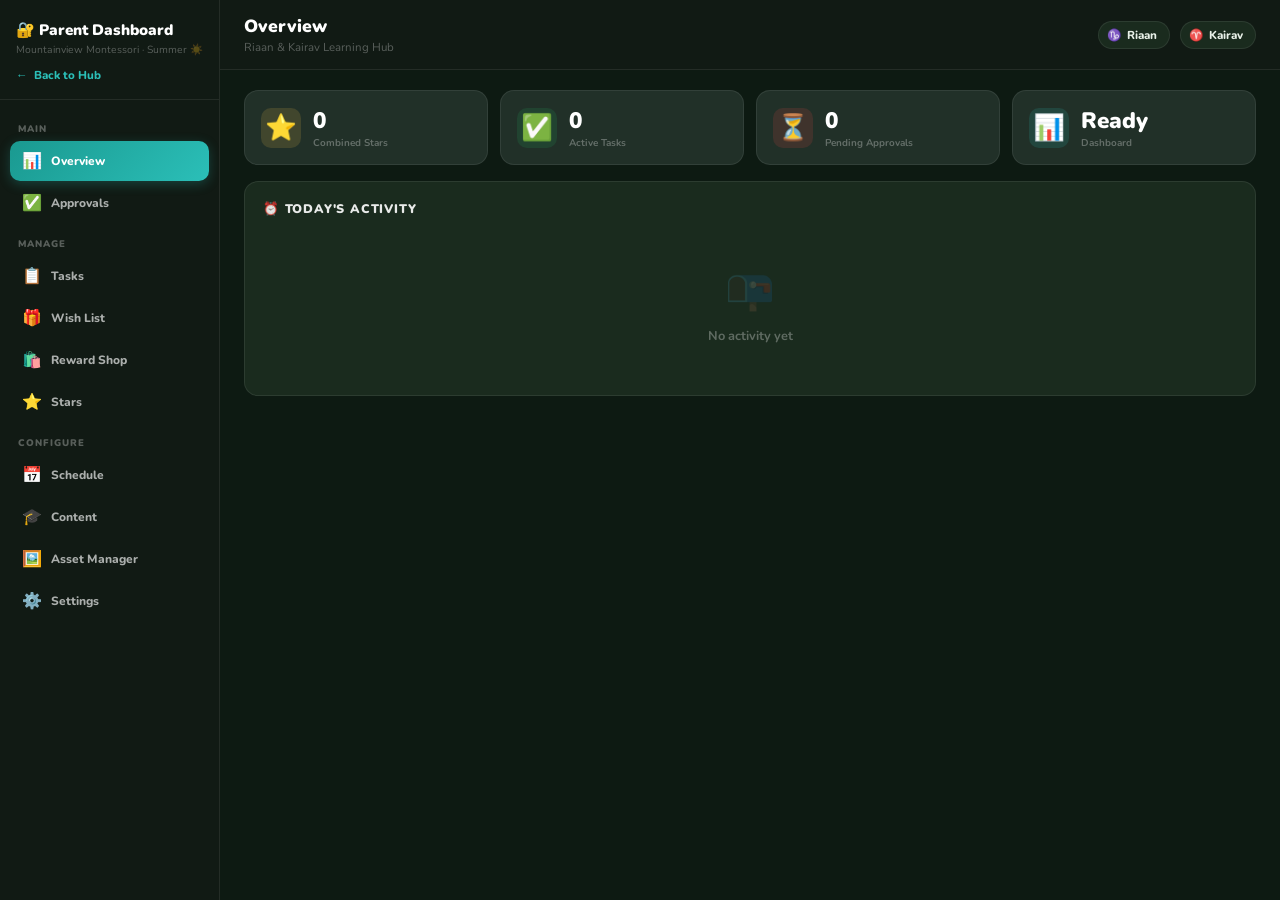
<file: parent_dashboard.html>
<!DOCTYPE html>
<html lang="en">
<head>
<meta charset="UTF-8">
<meta name="viewport" content="width=device-width, initial-scale=1.0">
<title>Parent Dashboard — Learning Hub</title>
<link href="https://fonts.googleapis.com/css2?family=Nunito:wght@400;600;700;800;900&display=swap" rel="stylesheet">
<style>
:root{
  --bg:#0D1A12; --card:#1A2B1E; --card2:#213028;
  --teal:#2BBFB8; --teal2:#1A9990;
  --green:#27AE60; --red:#E84545; --amber:#F6C04A;
  --amber2:#E8A020; --purple:#7C5CBF; --blue:#3A8FD4;
  --orange:#F07830; --pink:#E8457A;
  --text:#E8F0E8; --mid:rgba(255,255,255,.55); --light:rgba(255,255,255,.3);
  --border:rgba(255,255,255,.08); --r:14px;
}
*{box-sizing:border-box;margin:0;padding:0;-webkit-tap-highlight-color:transparent}
body{font-family:'Nunito',sans-serif;background:var(--bg);color:var(--text);min-height:100vh;display:flex}
.pd-sidebar{width:220px;min-width:220px;background:#111A14;border-right:1px solid var(--border);display:flex;flex-direction:column;position:fixed;top:0;bottom:0;left:0;z-index:10;overflow-y:auto}
.pd-logo{padding:20px 16px 16px;border-bottom:1px solid var(--border)}
.pd-logo h1{font-size:.95rem;font-weight:900;color:#fff}
.pd-logo p{font-size:.65rem;color:var(--light);margin-top:2px}
.pd-logo .back-btn{display:flex;align-items:center;gap:6px;margin-top:10px;font-size:.72rem;font-weight:800;color:var(--teal);cursor:pointer;text-decoration:none}
.pd-nav{padding:10px 10px;flex:1}
.pd-nav-section{font-size:.6rem;font-weight:900;color:var(--light);text-transform:uppercase;letter-spacing:1px;padding:12px 8px 6px}
.pd-nav-item{display:flex;align-items:center;gap:9px;padding:9px 12px;border-radius:10px;cursor:pointer;transition:all .15s;margin-bottom:2px}
.pd-nav-item:hover{background:rgba(255,255,255,.05)}
.pd-nav-item.active{background:linear-gradient(135deg,var(--teal2),var(--teal));box-shadow:0 3px 12px rgba(43,191,184,.25)}
.pd-nav-item .ni{font-size:1rem;width:20px;text-align:center}
.pd-nav-item .nl{font-size:.75rem;font-weight:800;color:rgba(255,255,255,.65)}
.pd-nav-item.active .nl{color:#fff}
.pd-nav-badge{margin-left:auto;background:var(--red);color:#fff;font-size:.55rem;font-weight:900;border-radius:99px;padding:2px 6px;min-width:16px;text-align:center}
.pd-main{margin-left:220px;flex:1;display:flex;flex-direction:column;min-height:100vh}
.pd-topbar{background:#111A14;border-bottom:1px solid var(--border);padding:14px 24px;display:flex;align-items:center;justify-content:space-between;position:sticky;top:0;z-index:5}
.pd-topbar h2{font-size:1.1rem;font-weight:900;color:#fff}
.pd-topbar p{font-size:.72rem;color:var(--light);margin-top:1px}
.pd-topbar-right{display:flex;align-items:center;gap:10px}
.topbar-kid-chip{display:flex;align-items:center;gap:6px;background:var(--card);border:1px solid var(--border);border-radius:99px;padding:5px 12px 5px 8px}
.topbar-kid-chip span{font-size:.72rem;font-weight:800}
.pd-content{padding:20px 24px;flex:1}
.pd-section{display:none}
.pd-section.active{display:block}
.card{background:var(--card);border-radius:var(--r);border:1px solid var(--border);padding:18px;margin-bottom:16px}
.card-title{font-size:.78rem;font-weight:900;color:var(--light);text-transform:uppercase;letter-spacing:.8px;margin-bottom:14px;display:flex;align-items:center;justify-content:space-between}
.card-title span{color:rgba(255,255,255,.9)}
.two-col{display:grid;grid-template-columns:1fr 1fr;gap:16px}
.three-col{display:grid;grid-template-columns:1fr 1fr 1fr;gap:16px}
.four-col{display:grid;grid-template-columns:repeat(4,1fr);gap:12px}
.kid-overview{background:var(--card2);border-radius:var(--r);border:1px solid var(--border);padding:18px}
.ko-header{display:flex;align-items:center;gap:12px;margin-bottom:14px}
.ko-avatar{font-size:2.2rem;width:44px;height:44px;border-radius:50%;overflow:hidden;display:flex;align-items:center;justify-content:center;background:rgba(255,255,255,.08)}
.ko-avatar img{width:100%;height:100%;object-fit:cover}
.ko-name{font-size:1.1rem;font-weight:900;color:#fff}
.ko-grade{font-size:.68rem;color:var(--light);margin-top:1px}
.ko-stats{display:grid;grid-template-columns:1fr 1fr 1fr;gap:8px;margin-bottom:12px}
.ko-stat{background:rgba(255,255,255,.04);border-radius:10px;padding:10px;text-align:center}
.ko-stat-val{font-size:1.3rem;font-weight:900}
.ko-stat-lbl{font-size:.58rem;font-weight:700;color:var(--light);margin-top:1px}
.ko-stat.stars .ko-stat-val{color:var(--amber)}
.ko-stat.streak .ko-stat-val{color:#E07030}
.ko-stat.tasks .ko-stat-val{color:var(--green)}
.ko-actions{display:flex;gap:8px}
.ko-btn{flex:1;padding:8px;border:none;border-radius:9px;font-family:'Nunito',sans-serif;font-size:.72rem;font-weight:800;cursor:pointer;transition:all .15s}
.ko-btn:hover{opacity:.85;transform:translateY(-1px)}
.ko-btn.add{background:var(--green);color:#fff}
.ko-btn.deduct{background:var(--red);color:#fff}
.ko-btn.view{background:rgba(255,255,255,.08);color:rgba(255,255,255,.75)}
.stat-mini{background:var(--card2);border-radius:var(--r);border:1px solid var(--border);padding:14px 16px;display:flex;align-items:center;gap:12px}
.sm-icon{font-size:1.6rem;width:40px;height:40px;border-radius:10px;display:flex;align-items:center;justify-content:center;flex-shrink:0}
.sm-val{font-size:1.4rem;font-weight:900;color:#fff}
.sm-lbl{font-size:.62rem;font-weight:700;color:var(--light)}
.pd-table{width:100%;border-collapse:collapse}
.pd-table th{text-align:left;font-size:.62rem;font-weight:900;color:var(--light);text-transform:uppercase;letter-spacing:.8px;padding:8px 12px;border-bottom:1px solid var(--border)}
.pd-table td{padding:11px 12px;border-bottom:1px solid rgba(255,255,255,.04);font-size:.78rem;font-weight:700;color:rgba(255,255,255,.8);vertical-align:middle}
.pd-table tr:hover td{background:rgba(255,255,255,.02)}
.pd-table tr:last-child td{border-bottom:none}
.badge-pill{display:inline-block;border-radius:99px;padding:3px 10px;font-size:.62rem;font-weight:900}
.badge-pill.green{background:rgba(39,174,96,.2);color:#52D08A}
.badge-pill.red{background:rgba(232,69,69,.2);color:#F07070}
.badge-pill.amber{background:rgba(246,192,74,.2);color:var(--amber)}
.badge-pill.blue{background:rgba(58,143,212,.2);color:#6AB0E8}
.badge-pill.purple{background:rgba(124,92,191,.2);color:#A88AE8}
.badge-pill.off{background:rgba(255,255,255,.06);color:var(--light)}
.btn{padding:8px 14px;border:none;border-radius:9px;font-family:'Nunito',sans-serif;font-size:.75rem;font-weight:800;cursor:pointer;transition:all .15s;display:inline-flex;align-items:center;gap:5px}
.btn:hover{opacity:.85;transform:translateY(-1px)}
.btn-green{background:var(--green);color:#fff}
.btn-red{background:var(--red);color:#fff}
.btn-teal{background:var(--teal2);color:#fff}
.btn-amber{background:var(--amber);color:#333}
.btn-purple{background:var(--purple);color:#fff}
.btn-ghost{background:rgba(255,255,255,.08);color:rgba(255,255,255,.75)}
.btn-sm{padding:5px 10px;font-size:.65rem}
.btn-icon{width:30px;height:30px;padding:0;border-radius:8px;display:inline-flex;align-items:center;justify-content:center;font-size:.85rem}
.form-group{margin-bottom:12px}
.form-label{font-size:.68rem;font-weight:800;color:var(--mid);display:block;margin-bottom:5px}
.form-input{width:100%;background:rgba(255,255,255,.06);border:1px solid rgba(255,255,255,.12);border-radius:9px;padding:10px 13px;font-family:'Nunito',sans-serif;font-size:.82rem;font-weight:700;color:#fff;outline:none;transition:border .15s}
.form-input:focus{border-color:var(--teal)}
.form-input::placeholder{color:rgba(255,255,255,.25)}
.form-select{appearance:none;background-image:url("data:image/svg+xml,%3Csvg xmlns='http://www.w3.org/2000/svg' width='10' height='6'%3E%3Cpath d='M0 0l5 6 5-6z' fill='rgba(255,255,255,.4)'/%3E%3C/svg%3E");background-repeat:no-repeat;background-position:right 12px center}
.form-row{display:grid;grid-template-columns:1fr 1fr;gap:10px}
.form-row-3{display:grid;grid-template-columns:1fr 1fr 1fr;gap:10px}
.tab-row{display:flex;gap:6px;margin-bottom:16px;background:rgba(255,255,255,.04);border-radius:10px;padding:4px;flex-wrap:wrap}
.tab-btn{flex:1;padding:8px;border:none;border-radius:8px;font-family:'Nunito',sans-serif;font-size:.72rem;font-weight:800;cursor:pointer;transition:all .2s;background:transparent;color:var(--mid)}
.tab-btn.active{background:var(--teal2);color:#fff;box-shadow:0 2px 8px rgba(26,153,144,.3)}
.wish-row{display:flex;align-items:center;gap:12px;padding:12px;background:rgba(255,255,255,.03);border-radius:10px;margin-bottom:8px;border:1px solid transparent;transition:all .15s}
.wish-row:hover{border-color:var(--border)}
.wish-thumb{width:52px;height:44px;border-radius:8px;background:rgba(255,255,255,.06);display:flex;align-items:center;justify-content:center;font-size:1.5rem;flex-shrink:0;overflow:hidden}
.wish-thumb img{width:100%;height:100%;object-fit:cover;border-radius:8px}
.wish-info{flex:1}
.wish-name{font-size:.82rem;font-weight:800;color:#fff}
.wish-cost{font-size:.65rem;font-weight:700;color:var(--amber);margin-top:2px;display:flex;gap:8px;align-items:center}
.wish-progress{height:4px;background:rgba(255,255,255,.1);border-radius:99px;overflow:hidden;margin-top:5px}
.wish-progress-fill{height:100%;background:var(--teal);border-radius:99px}
.tr-actions{display:flex;gap:5px;flex-shrink:0}
.empty-state{text-align:center;padding:32px;color:var(--light);font-size:.8rem;font-weight:700}
.empty-state .es-icon{font-size:2.5rem;margin-bottom:10px;display:block;opacity:.5}
.history-row{display:flex;align-items:center;gap:10px;padding:9px 0;border-bottom:1px solid rgba(255,255,255,.04)}
.history-row:last-child{border-bottom:none}
.hr-icon{font-size:1rem;width:28px;text-align:center;flex-shrink:0}
.hr-info{flex:1}
.hr-reason{font-size:.75rem;font-weight:800;color:rgba(255,255,255,.8)}
.hr-date{font-size:.62rem;color:var(--light);margin-top:1px}
.hr-amount{font-size:.82rem;font-weight:900}
.hr-amount.pos{color:var(--amber)}
.hr-amount.neg{color:var(--red)}
.modal-overlay{position:fixed;inset:0;background:rgba(0,0,0,.7);backdrop-filter:blur(4px);z-index:100;display:none;align-items:center;justify-content:center;padding:20px}
.modal-overlay.open{display:flex}
.modal-box{background:#1E2D22;border-radius:18px;border:1px solid var(--border);padding:24px;width:100%;max-width:500px;max-height:90vh;overflow-y:auto}
.modal-box::-webkit-scrollbar{width:4px}
.modal-box::-webkit-scrollbar-thumb{background:rgba(255,255,255,.15);border-radius:99px}
.modal-title{font-size:1rem;font-weight:900;color:#fff;margin-bottom:18px;display:flex;align-items:center;justify-content:space-between}
.modal-close{background:rgba(255,255,255,.08);border:none;color:rgba(255,255,255,.6);width:28px;height:28px;border-radius:50%;cursor:pointer;font-size:1rem;display:flex;align-items:center;justify-content:center}
.toast{position:fixed;bottom:24px;right:24px;background:var(--green);color:#fff;padding:12px 18px;border-radius:12px;font-size:.8rem;font-weight:800;z-index:999;transform:translateY(80px);opacity:0;transition:all .3s;box-shadow:0 8px 24px rgba(0,0,0,.3)}
.toast.show{transform:translateY(0);opacity:1}
.toast.error{background:var(--red)}
.toast.info{background:var(--teal2)}
/* Upload progress */
.upload-progress{background:rgba(43,191,184,.1);border:1px solid rgba(43,191,184,.2);border-radius:9px;padding:10px 14px;margin-top:8px;font-size:.72rem;font-weight:700;color:var(--teal);display:none}
.upload-progress.show{display:block}
@media(max-width:900px){
  .pd-sidebar{width:60px}
  .pd-sidebar .nl,.pd-logo h1,.pd-logo p,.back-btn span,.pd-nav-section,.pd-nav-badge{display:none}
  .pd-nav-item{padding:10px;justify-content:center}
  .pd-main{margin-left:60px}
  .two-col,.three-col,.four-col{grid-template-columns:1fr}
  .form-row,.form-row-3{grid-template-columns:1fr}
}
@media(max-width:600px){
  /* Full mobile — hide sidebar completely, use bottom nav feel */
  .pd-sidebar{display:none}
  .pd-main{margin-left:0}
  .pd-topbar{padding:10px 14px}
  .pd-topbar h2{font-size:.9rem}
  .pd-topbar-right{gap:6px}
  .topbar-kid-chip{padding:4px 8px 4px 6px}
  .topbar-kid-chip span{font-size:.62rem}
  .pd-content{padding:12px 14px 30px}
  .card{padding:14px;margin-bottom:12px}
  .two-col,.three-col,.four-col,.form-row,.form-row-3{grid-template-columns:1fr}
  .btn{font-size:.68rem;padding:7px 11px}
  .btn-sm{font-size:.6rem;padding:4px 8px}
  .tab-row{flex-wrap:wrap;gap:4px}
  .tab-btn{font-size:.62rem;padding:6px 8px;flex:none;min-width:calc(33% - 4px)}
  .wish-row{flex-wrap:wrap;gap:8px}
  .wish-thumb{width:44px;height:38px}
  .tr-actions{width:100%;justify-content:flex-end}
  .modal-overlay{padding:10px 0}
  .modal-box{border-radius:18px 18px 0 0;max-height:92vh;margin-top:auto}
  .ko-actions{flex-wrap:wrap}
  .ko-btn{min-width:calc(50% - 4px)}
  /* Touch targets */
  .btn,.ko-btn,.tab-btn,.pd-nav-item,.wish-row{
    touch-action:manipulation;
    -webkit-tap-highlight-color:transparent;
  }
  /* Fix modal inputs on iOS */
  .form-input{font-size:16px !important} /* prevents iOS zoom on focus */
}
</style>
</head>
<body>
<aside class="pd-sidebar">
  <div class="pd-logo">
    <h1>🔐 Parent Dashboard</h1>
    <p>Mountainview Montessori · Summer ☀️</p>
    <a class="back-btn" href="index.html">← <span>Back to Hub</span></a>
  </div>
  <nav class="pd-nav">
    <div class="pd-nav-section">Main</div>
    <div class="pd-nav-item active" onclick="showSection('overview')"><span class="ni">📊</span><span class="nl">Overview</span></div>
    <div class="pd-nav-item" onclick="showSection('pending')"><span class="ni">✅</span><span class="nl">Approvals</span><span class="pd-nav-badge" id="nav-pending-badge" style="display:none">0</span></div>
    <div class="pd-nav-section">Manage</div>
    <div class="pd-nav-item" onclick="showSection('tasks')"><span class="ni">📋</span><span class="nl">Tasks</span></div>
    <div class="pd-nav-item" onclick="showSection('wishlist')"><span class="ni">🎁</span><span class="nl">Wish List</span></div>
    <div class="pd-nav-item" onclick="showSection('rewards')"><span class="ni">🛍️</span><span class="nl">Reward Shop</span></div>
    <div class="pd-nav-item" onclick="showSection('stars')"><span class="ni">⭐</span><span class="nl">Stars</span></div>
    <div class="pd-nav-section">Configure</div>
    <div class="pd-nav-item" onclick="showSection('schedule')"><span class="ni">📅</span><span class="nl">Schedule</span></div>
    <div class="pd-nav-item" onclick="showSection('content')"><span class="ni">🎓</span><span class="nl">Content</span></div>
    <div class="pd-nav-item" onclick="showSection('backgrounds')"><span class="ni">🖼️</span><span class="nl">Asset Manager</span></div>
    <div class="pd-nav-item" onclick="showSection('settings')"><span class="ni">⚙️</span><span class="nl">Settings</span></div>
  </nav>
</aside>

<div class="pd-main">
  <div class="pd-topbar">
    <div><h2 id="section-title">Overview</h2><p id="section-sub">Riaan & Kairav Learning Hub</p></div>
    <div class="pd-topbar-right">
      <div class="topbar-kid-chip" id="chip-riaan"><span>♑</span><span>Riaan</span></div>
      <div class="topbar-kid-chip" id="chip-kairav"><span>♈</span><span>Kairav</span></div>
    </div>
  </div>

  <div class="pd-content">
    <!-- OVERVIEW -->
    <div id="section-overview" class="pd-section active">
      <div class="two-col" id="overview-kids"></div>
      <div class="four-col" style="margin-bottom:16px" id="overview-stats"></div>
      <div class="card"><div class="card-title"><span>⏰ Today's Activity</span></div><div id="overview-activity"></div></div>
    </div>

    <!-- PENDING -->
    <div id="section-pending" class="pd-section">
      <div class="card">
        <div class="card-title"><span>✅ Pending Task Approvals</span><button class="btn btn-green btn-sm" onclick="approveAllPending()">✓ Approve All</button></div>
        <div id="pending-list"></div>
      </div>
      <div class="card"><div class="card-title"><span>🎁 Pending Reward Redemptions</span></div><div id="redemption-list"></div></div>
      <div class="card"><div class="card-title"><span>⭐ Pending Star Requests (Good Deeds)</span></div><div id="star-request-list"></div></div>
      <div class="card"><div class="card-title"><span>🎁 Pending Wish List Requests</span></div><div id="wish-request-list"></div></div>
    </div>

    <!-- TASKS -->
    <div id="section-tasks" class="pd-section">
      <div class="card">
        <div class="card-title"><span>📋 All Tasks</span><button class="btn btn-teal btn-sm" onclick="openAddTask()">+ Add Task</button></div>
        <div class="tab-row">
          <button class="tab-btn active" onclick="filterTaskBlock('all',this)">All</button>
          <button class="tab-btn" onclick="filterTaskBlock('morning',this)">🌅 Morning</button>
          <button class="tab-btn" onclick="filterTaskBlock('learning',this)">🧠 Learning</button>
          <button class="tab-btn" onclick="filterTaskBlock('afternoon',this)">☀️ Afternoon</button>
          <button class="tab-btn" onclick="filterTaskBlock('evening',this)">🌙 Evening</button>
          <button class="tab-btn" onclick="filterTaskBlock('weekly',this)">📅 Weekly</button>
        </div>
        <div id="task-list"></div>
      </div>
    </div>

    <!-- WISH LIST -->
    <div id="section-wishlist" class="pd-section">
      <div class="card">
        <div class="card-title"><span>🎁 Wish List Manager</span><button class="btn btn-teal btn-sm" onclick="openAddWish()">+ Add Item</button></div>
        <div class="tab-row">
          <button class="tab-btn active" onclick="filterWishFor('all',this)">All Items</button>
          <button class="tab-btn" onclick="filterWishFor('both',this)">👥 Both Kids</button>
          <button class="tab-btn" onclick="filterWishFor('riaan',this)">♑ Riaan Only</button>
          <button class="tab-btn" onclick="filterWishFor('kairav',this)">♈ Kairav Only</button>
        </div>
        <div id="wish-unified-list"></div>
      </div>
    </div>

    <!-- REWARDS -->
    <div id="section-rewards" class="pd-section">
      <div class="card">
        <div class="card-title"><span>🛍️ Reward Shop Items</span><button class="btn btn-teal btn-sm" onclick="openAddReward()">+ Add Reward</button></div>
        <div class="tab-row">
          <button class="tab-btn active" onclick="filterRewardCat('all',this)">All</button>
          <button class="tab-btn" onclick="filterRewardCat('toy',this)">🎮 Toys</button>
          <button class="tab-btn" onclick="filterRewardCat('screen',this)">📺 Screen</button>
          <button class="tab-btn" onclick="filterRewardCat('experience',this)">🎡 Experience</button>
          <button class="tab-btn" onclick="filterRewardCat('privilege',this)">⭐ Privilege</button>
        </div>
        <div id="reward-list"></div>
      </div>
    </div>

    <!-- STARS -->
    <div id="section-stars" class="pd-section">
      <div class="two-col" style="margin-bottom:16px">
        <div class="card">
          <div class="card-title"><span>⭐ Add Bonus Stars</span></div>
          <div class="form-group"><label class="form-label">Select Kid</label><select class="form-input form-select" id="star-kid"><option value="">Choose...</option></select></div>
          <div class="form-group"><label class="form-label">Stars to Add</label><input class="form-input" type="number" id="star-amount" placeholder="e.g. 50" min="1"></div>
          <div class="form-group"><label class="form-label">Reason</label><input class="form-input" type="text" id="star-reason" placeholder="e.g. Great behaviour today!"></div>
          <button class="btn btn-green" style="width:100%" onclick="submitStars(true)">⭐ Add Stars</button>
        </div>
        <div class="card">
          <div class="card-title"><span>⚠️ Deduct Stars</span></div>
          <div class="form-group"><label class="form-label">Select Kid</label><select class="form-input form-select" id="deduct-kid"><option value="">Choose...</option></select></div>
          <div class="form-group"><label class="form-label">Stars to Deduct</label><input class="form-input" type="number" id="deduct-amount" placeholder="e.g. 25" min="1"></div>
          <div class="form-group"><label class="form-label">Reason</label><input class="form-input" type="text" id="deduct-reason" placeholder="e.g. Missed chore"></div>
          <button class="btn btn-red" style="width:100%" onclick="submitStars(false)">⚠️ Deduct Stars</button>
        </div>
      </div>
      <div class="card">
        <div class="card-title">
          <span>📜 Star History</span>
          <select class="form-input form-select" style="width:auto;padding:5px 28px 5px 10px;font-size:.7rem" id="history-filter" onchange="loadHistory()"><option value="">Both kids</option></select>
        </div>
        <div id="star-history"></div>
      </div>
    </div>

    <!-- SCHEDULE -->
    <div id="section-schedule" class="pd-section">
      <div class="card">
        <div class="card-title"><span>📅 Schedule Mode</span></div>
        <div style="display:grid;grid-template-columns:1fr 1fr;gap:12px;margin-bottom:16px">
          <div style="border-radius:var(--r);padding:16px;border:2px solid rgba(240,120,48,.2);background:rgba(240,120,48,.1);cursor:pointer;text-align:center" id="mode-summer" onclick="setMode('summer')">
            <div style="font-size:2rem;margin-bottom:6px">☀️</div>
            <div style="font-size:.85rem;font-weight:900;color:#fff">Summer Break</div>
            <div style="font-size:.65rem;color:var(--light);margin-top:2px">No school — flexible schedule</div>
          </div>
          <div style="border-radius:var(--r);padding:16px;border:2px solid rgba(43,191,184,.15);background:rgba(43,191,184,.08);cursor:pointer;text-align:center" id="mode-school" onclick="setMode('school')">
            <div style="font-size:2rem;margin-bottom:6px">🎒</div>
            <div style="font-size:.85rem;font-weight:900;color:#fff">School Days</div>
            <div style="font-size:.65rem;color:var(--light);margin-top:2px">Mountainview Montessori 8:30–2:30</div>
          </div>
        </div>
        <div class="two-col">
          <div class="form-group"><label class="form-label">Wake Up Time</label><input class="form-input" type="time" id="sch-wake" value="07:00"></div>
          <div class="form-group"><label class="form-label">Bedtime</label><input class="form-input" type="time" id="sch-bed" value="21:30"></div>
        </div>
        <button class="btn btn-teal" onclick="saveSchedule()">💾 Save Schedule</button>
      </div>
    </div>

    <!-- CONTENT -->
    <div id="section-content" class="pd-section">
      <div class="card"><div class="card-title"><span>🎓 Question Bank</span></div><div id="content-stats"></div></div>
    </div>

    <!-- SETTINGS -->
    <!-- ─── ASSET MANAGER SECTION ─── -->
    <div id="section-backgrounds" class="pd-section">
      <div class="card" style="margin-bottom:16px">
        <div class="card-title"><span>🖼️ Asset Manager</span></div>
        <p style="font-size:.78rem;color:rgba(255,255,255,.5);font-weight:700;margin:0 0 16px">
          Upload your own images for backgrounds, subjects, nav icons, skill badges, and the Tara mascot. Kids see it immediately — no code changes or GitHub needed.
        </p>
        <div id="asset-tabs" class="tab-row" style="margin-bottom:16px"></div>
        <div id="bg-grid" style="display:grid;grid-template-columns:repeat(auto-fill,minmax(240px,1fr));gap:14px">
          <!-- Cards injected by JS -->
          <div style="text-align:center;padding:24px;color:rgba(255,255,255,.3);font-size:.8rem">Loading…</div>
        </div>
      </div>

      <!-- Hidden file input -->
      <input type="file" id="bg-file-input" accept="image/*" style="display:none" onchange="handleAssetUpload(event)">
    </div>

    <div id="section-settings" class="pd-section">
      <div class="card">
        <div class="card-title"><span>⚙️ App Settings</span></div>
        <div style="padding:10px 0;font-size:.82rem;color:rgba(255,255,255,.65);font-weight:700">Settings panel ready</div>
      </div>

      <div class="card" style="margin-top:16px">
        <div class="card-title"><span>🔄 Restart Center</span></div>
        <p style="font-size:.78rem;color:rgba(255,255,255,.5);font-weight:700;margin:0 0 16px">
          Reset progress for one kid, both kids, or a single subject. Each reset type explains exactly what it touches before you confirm.
        </p>
        <div class="form-group">
          <label class="form-label">Kid(s)</label>
          <div style="display:flex;gap:14px;padding:4px 0">
            <label style="display:flex;align-items:center;gap:6px;font-size:.82rem;font-weight:700;color:#fff;cursor:pointer"><input type="checkbox" id="rc-kid-riaan" class="rc-kid-cb"> Riaan</label>
            <label style="display:flex;align-items:center;gap:6px;font-size:.82rem;font-weight:700;color:#fff;cursor:pointer"><input type="checkbox" id="rc-kid-kairav" class="rc-kid-cb"> Kairav</label>
          </div>
        </div>
        <div class="form-group">
          <label class="form-label">Reset Type</label>
          <select class="form-input form-select" id="rc-type" onchange="onResetTypeChange()"></select>
        </div>
        <div class="form-group" id="rc-subject-group" style="display:none">
          <label class="form-label">Subject</label>
          <select class="form-input form-select" id="rc-subject"></select>
        </div>
        <div id="rc-danger-note" style="font-size:.74rem;font-weight:700;padding:10px 12px;border-radius:10px;margin-bottom:12px"></div>
        <button class="btn btn-red" style="width:100%" onclick="openResetConfirm()">🔄 Continue</button>
      </div>
    </div>
  </div>
</div>

<div class="modal-overlay" id="modal" onclick="if(event.target===this)closeModal()">
  <div class="modal-box"><div id="modal-content"></div></div>
</div>
<div class="toast" id="toast"></div>

<style>
.pd-mob-nav{display:none;position:fixed;bottom:0;left:0;right:0;z-index:50;background:#111A14;border-top:1px solid var(--border);padding:4px 0 8px}
.pd-mob-nav-inner{display:flex;justify-content:space-around}
.pd-mn-it{flex:1;text-align:center;cursor:pointer;padding:4px 2px;touch-action:manipulation;-webkit-tap-highlight-color:transparent}
.pd-mn-ico{font-size:1.2rem;display:block}
.pd-mn-lb{font-size:.5rem;font-weight:800;color:rgba(255,255,255,.4);display:block;margin-top:1px}
.pd-mn-it.active .pd-mn-lb{color:var(--teal)}
@media(max-width:600px){.pd-mob-nav{display:block}.pd-main{padding-bottom:60px}}
</style>

<div class="pd-mob-nav">
  <div class="pd-mob-nav-inner">
    <div class="pd-mn-it active" onclick="showSection('overview');setMobActive(this)"><span class="pd-mn-ico">📊</span><span class="pd-mn-lb">Overview</span></div>
    <div class="pd-mn-it" onclick="showSection('pending');setMobActive(this)"><span class="pd-mn-ico">✅</span><span class="pd-mn-lb">Approvals</span></div>
    <div class="pd-mn-it" onclick="showSection('tasks');setMobActive(this)"><span class="pd-mn-ico">📋</span><span class="pd-mn-lb">Tasks</span></div>
    <div class="pd-mn-it" onclick="showSection('wishlist');setMobActive(this)"><span class="pd-mn-ico">🎁</span><span class="pd-mn-lb">Wishes</span></div>
    <div class="pd-mn-it" onclick="showSection('stars');setMobActive(this)"><span class="pd-mn-ico">⭐</span><span class="pd-mn-lb">Stars</span></div>
    <div class="pd-mn-it" onclick="showSection('rewards');setMobActive(this)"><span class="pd-mn-ico">🛍️</span><span class="pd-mn-lb">Rewards</span></div>
  </div>
</div>

<script>
function setMobActive(el){document.querySelectorAll('.pd-mn-it').forEach(x=>x.classList.remove('active'));el.classList.add('active');}
const SB='https://tnhgihzfwqsflpueivwe.supabase.co';
const KEY='sb_publishable_MOfPmwQ3sKgia0bnOfrIdw_rY7FaJCr';
// ── BUCKET NAME — must match exactly (case-sensitive) ──
const WISH_BUCKET='Wish-images';
const AVATAR_BUCKET='Avatars';

const db=(p,o={})=>fetch(`${SB}/rest/v1/${p}`,{
  headers:{'apikey':KEY,'Authorization':`Bearer ${KEY}`,'Content-Type':'application/json',
    'Prefer':o.prefer||'return=representation',...o.headers},
  method:o.method||'GET',body:o.body?JSON.stringify(o.body):undefined
}).then(r=>r.json()).catch(()=>[]);

// ── FIXED: Upload to Supabase Storage ──────────────────────
// Uses PUT (not POST), includes Content-Type, consistent bucket name
async function uploadToStorage(bucket, path, file){
  const res=await fetch(`${SB}/storage/v1/object/${bucket}/${path}`,{
    method:'PUT',  // ← MUST be PUT for Supabase Storage
    headers:{
      'apikey':KEY,
      'Authorization':`Bearer ${KEY}`,
      'Content-Type':file.type||'image/jpeg',  // ← MUST include content type
      'x-upsert':'true',  // ← overwrite if exists
    },
    body:file
  });
  if(!res.ok){
    const err=await res.json().catch(()=>({}));
    throw new Error(err.message||`Upload failed (${res.status})`);
  }
  return `${SB}/storage/v1/object/public/${bucket}/${path}?t=${Date.now()}`;
}

let D={players:[],tasks:[],wishList:[],rewardShop:[],subjects:[],settings:{}};
let D_wishFilter='all';
const sectionTitles={overview:'Overview',pending:'Pending Approvals',tasks:'Task Manager',
  wishlist:'Wish List',rewards:'Reward Shop',stars:'Stars & History',
  schedule:'Daily Schedule',content:'Learning Content',
  backgrounds:'Background Images',settings:'Settings'};

async function init(){
  await loadAll();
  renderOverview();
  loadPending();
  loadTasks();
  loadWishList();
  loadRewards();
  loadHistory();
  loadContent();
  initResetCenter();
}

async function loadAll(){
  const[players,tasks,wish,rewards,subjects]=await Promise.all([
    db('players?select=*&order=name'),
    db('tasks?select=*&order=sort_order'),
    db('wish_list?active=eq.true&gifted=eq.false&select=*'),
    db('reward_shop?select=*&order=sort_order'),
    db('subjects?select=key,name,icon&order=sort_order')
  ]);
  D.players=Array.isArray(players)?players:[];
  D.tasks=Array.isArray(tasks)?tasks:[];
  D.wishList=Array.isArray(wish)?wish:[];
  D.rewardShop=Array.isArray(rewards)?rewards:[];
  D.subjects=Array.isArray(subjects)?subjects:[];
  // Populate kid selects
  ['star-kid','deduct-kid','history-filter'].forEach(id=>{
    const el=document.getElementById(id);if(!el)return;
    const extra=id==='history-filter'?'<option value="">Both kids</option>':'<option value="">Choose...</option>';
    el.innerHTML=extra+D.players.map(p=>`<option value="${p.id}">${p.avatar||'⭐'} ${p.name}</option>`).join('');
  });
  // Show avatars in topbar chips
  D.players.forEach(p=>{
    const chip=document.getElementById('chip-'+p.name.toLowerCase());
    if(chip){
      chip.innerHTML=p.avatar_url
        ?`<img src="${p.avatar_url}" style="width:22px;height:22px;border-radius:50%;object-fit:cover"><span>${p.name}</span>`
        :`<span>${p.avatar||'⭐'}</span><span>${p.name}</span>`;
    }
  });
}

function showSection(name){
  document.querySelectorAll('.pd-section').forEach(s=>s.classList.remove('active'));
  document.querySelectorAll('.pd-nav-item').forEach(n=>n.classList.remove('active'));
  document.getElementById('section-'+name).classList.add('active');
  document.querySelectorAll('.pd-nav-item').forEach(n=>{
    if(n.getAttribute('onclick')===`showSection('${name}')`)n.classList.add('active');
  });
  document.getElementById('section-title').textContent=sectionTitles[name]||name;
  if(name==='pending')loadPending();
  if(name==='stars')loadHistory();
  if(name==='content')loadContent();
}

async function renderOverview(){
  const kidsEl=document.getElementById('overview-kids');
  const statsEl=document.getElementById('overview-stats');
  let kidsHtml='',totalStars=0;
  for(const p of D.players){
    const logs=await db(`stars_log?player_id=eq.${p.id}&select=amount`);
    const stars=Math.max(0,(Array.isArray(logs)?logs:[]).reduce((a,l)=>a+l.amount,0));
    const streak=await db(`streaks?player_id=eq.${p.id}&select=current_streak`);
    const str=(Array.isArray(streak)?streak:[])[0]?.current_streak||0;
    const tc=await db(`task_completions?player_id=eq.${p.id}&completion_date=eq.${today()}&select=status`);
    const doneTasks=(Array.isArray(tc)?tc:[]).filter(t=>t.status==='approved').length;
    totalStars+=stars;
    const avHtml=p.avatar_url
      ?`<img src="${p.avatar_url}" style="width:100%;height:100%;object-fit:cover">`
      :(p.avatar||'⭐');
    kidsHtml+=`<div class="kid-overview">
      <div class="ko-header">
        <div class="ko-avatar">${avHtml}</div>
        <div><div class="ko-name">${p.name}</div><div class="ko-grade">Age ${p.age} · Grade ${p.grade}</div></div>
      </div>
      <div class="ko-stats">
        <div class="ko-stat stars"><div class="ko-stat-val">${stars.toLocaleString()}</div><div class="ko-stat-lbl">⭐ Stars</div></div>
        <div class="ko-stat streak"><div class="ko-stat-val">${str}</div><div class="ko-stat-lbl">🔥 Streak</div></div>
        <div class="ko-stat tasks"><div class="ko-stat-val">${doneTasks}</div><div class="ko-stat-lbl">✅ Today</div></div>
      </div>
      <div class="ko-actions">
        <button class="ko-btn add" onclick="quickStar('${p.id}','${p.name}',true)">+ Stars</button>
        <button class="ko-btn deduct" onclick="quickStar('${p.id}','${p.name}',false)">- Stars</button>
      </div>
    </div>`;
  }
  kidsEl.innerHTML=kidsHtml;
  const pending=await db('task_completions?status=eq.pending&select=id');
  const nb=document.getElementById('nav-pending-badge');
  const pLen=(Array.isArray(pending)?pending:[]).length;
  if(pLen>0){nb.style.display='block';nb.textContent=pLen;}else{nb.style.display='none';}
  statsEl.innerHTML=`
    <div class="stat-mini"><div class="sm-icon" style="background:rgba(246,192,74,.15)">⭐</div><div><div class="sm-val">${totalStars.toLocaleString()}</div><div class="sm-lbl">Combined Stars</div></div></div>
    <div class="stat-mini"><div class="sm-icon" style="background:rgba(39,174,96,.15)">✅</div><div><div class="sm-val">${D.tasks.filter(t=>t.active).length}</div><div class="sm-lbl">Active Tasks</div></div></div>
    <div class="stat-mini"><div class="sm-icon" style="background:rgba(232,69,69,.15)">⏳</div><div><div class="sm-val">${pLen}</div><div class="sm-lbl">Pending Approvals</div></div></div>
    <div class="stat-mini"><div class="sm-icon" style="background:rgba(43,191,184,.15)">📊</div><div><div class="sm-val">Ready</div><div class="sm-lbl">Dashboard</div></div></div>`;
  const recent=await db('stars_log?order=created_at.desc&limit=8&select=*');
  document.getElementById('overview-activity').innerHTML=(Array.isArray(recent)?recent:[]).length
    ?recent.map(l=>{
      const p=D.players.find(x=>x.id===l.player_id);
      return `<div class="history-row">
        <div class="hr-icon">${l.amount>0?'⭐':'🔻'}</div>
        <div class="hr-info"><div class="hr-reason">${p?.name||'?'} — ${l.reason}</div><div class="hr-date">${new Date(l.created_at).toLocaleString()}</div></div>
        <div class="hr-amount ${l.amount>0?'pos':'neg'}">${l.amount>0?'+':''}${l.amount}</div>
      </div>`;}).join('')
    :`<div class="empty-state"><span class="es-icon">📭</span>No activity yet</div>`;
}

async function loadPending(){
  const[pending,redemptions,starReqs,wishReqs]=await Promise.all([
    db('task_completions?status=eq.pending&select=*&order=created_at.desc'),
    db('redemptions?status=eq.pending&select=*&order=created_at.desc'),
    db('star_requests?status=eq.pending&select=*&order=created_at.desc'),
    db('wish_requests?status=eq.pending&select=*&order=created_at.desc')
  ]);

  // Task approvals
  const pEl=document.getElementById('pending-list');
  pEl.innerHTML=(Array.isArray(pending)?pending:[]).length
    ?pending.map(pc=>{
      const task=D.tasks.find(t=>t.id===pc.task_id);
      const player=D.players.find(p=>p.id===pc.player_id);
      return `<div style="display:flex;align-items:center;gap:10px;padding:11px 12px;background:rgba(246,192,74,.06);border-radius:10px;margin-bottom:8px;border:1px solid rgba(246,192,74,.15)">
        <div style="flex:1">
          <div style="font-size:.72rem;font-weight:900;color:var(--amber)">${player?.avatar||'⭐'} ${player?.name||'?'}</div>
          <div style="font-size:.82rem;font-weight:800;color:#fff;margin-top:1px">${task?.icon||'✅'} ${task?.title||'Task'} · +${task?.stars_value||15}⭐</div>
          <div style="font-size:.62rem;color:var(--light)">${new Date(pc.created_at).toLocaleString()}</div>
        </div>
        <div style="display:flex;gap:6px;flex-shrink:0">
          <button class="btn btn-green btn-sm" onclick="approveTask('${pc.id}','${pc.player_id}',${task?.stars_value||15})">✓ Approve</button>
          <button class="btn btn-red btn-sm" onclick="rejectTask('${pc.id}','${pc.player_id}')">✕ Reject</button>
        </div>
      </div>`;}).join('')
    :`<div class="empty-state"><span class="es-icon">🎉</span>No pending task approvals!</div>`;

  // Reward redemptions
  const rEl=document.getElementById('redemption-list');
  rEl.innerHTML=(Array.isArray(redemptions)?redemptions:[]).length
    ?redemptions.map(r=>{
      const player=D.players.find(p=>p.id===r.player_id);
      const reward=D.rewardShop.find(x=>x.id===r.reward_id);
      return `<div style="display:flex;align-items:center;gap:10px;padding:11px 12px;background:rgba(232,69,122,.06);border-radius:10px;margin-bottom:8px;border:1px solid rgba(232,69,122,.15)">
        <div style="flex:1">
          <div style="font-size:.72rem;font-weight:900;color:var(--pink)">${player?.avatar||'⭐'} ${player?.name||'?'}</div>
          <div style="font-size:.82rem;font-weight:800;color:#fff;margin-top:1px">🎁 ${reward?.title||'Reward'} · ${r.stars_spent?.toLocaleString()||0} ⭐</div>
          <div style="font-size:.62rem;color:var(--light)">${new Date(r.created_at).toLocaleString()}</div>
        </div>
        <div style="display:flex;gap:6px;flex-shrink:0">
          <button class="btn btn-green btn-sm" onclick="approveRedemption('${r.id}','${r.player_id}',${r.stars_spent||0},'${(reward?.title||'Reward').replace(/'/g,"\\'")}')">✓ Approve</button>
          <button class="btn btn-red btn-sm" onclick="rejectRedemption('${r.id}','${r.player_id}','${(reward?.title||'Reward').replace(/'/g,"\\'")}')">✕ Reject</button>
        </div>
      </div>`;}).join('')
    :`<div class="empty-state"><span class="es-icon">🎁</span>No pending redemptions!</div>`;

  // Star requests
  const srEl=document.getElementById('star-request-list');
  srEl.innerHTML=(Array.isArray(starReqs)?starReqs:[]).length
    ?starReqs.map(r=>{
      const player=D.players.find(p=>p.id===r.player_id);
      return `<div style="display:flex;align-items:flex-start;gap:10px;padding:12px;background:rgba(246,192,74,.06);border-radius:10px;margin-bottom:8px;border:1px solid rgba(246,192,74,.15)">
        <div style="flex:1">
          <div style="font-size:.72rem;font-weight:900;color:var(--amber)">${player?.avatar||'⭐'} ${player?.name||'?'} · requested ${r.requested_amount} ⭐</div>
          <div style="font-size:.8rem;font-weight:700;color:rgba(255,255,255,.8);margin-top:4px;line-height:1.4">"${r.description}"</div>
          <div style="font-size:.62rem;color:var(--light);margin-top:3px">${new Date(r.created_at).toLocaleString()}</div>
        </div>
        <div style="display:flex;flex-direction:column;gap:5px;flex-shrink:0">
          <button class="btn btn-green btn-sm" onclick="approveStarRequest('${r.id}','${r.player_id}',${r.requested_amount})">✓ Approve</button>
          <button class="btn btn-amber btn-sm" onclick="approveStarRequestCustom('${r.id}','${r.player_id}',${r.requested_amount},'${(player?.name||'?')}')">✏️ Custom</button>
          <button class="btn btn-red btn-sm" onclick="rejectStarRequest('${r.id}','${r.player_id}')">✕ Reject</button>
        </div>
      </div>`;}).join('')
    :`<div class="empty-state"><span class="es-icon">⭐</span>No star requests!</div>`;

  // Wish requests
  const wrEl=document.getElementById('wish-request-list');
  wrEl.innerHTML=(Array.isArray(wishReqs)?wishReqs:[]).length
    ?wishReqs.map(r=>{
      const player=D.players.find(p=>p.id===r.player_id);
      return `<div style="display:flex;align-items:flex-start;gap:10px;padding:12px;background:rgba(43,191,184,.06);border-radius:10px;margin-bottom:8px;border:1px solid rgba(43,191,184,.15)">
        <div style="flex:1">
          <div style="font-size:.72rem;font-weight:900;color:var(--teal)">${player?.avatar||'⭐'} ${player?.name||'?'} wants something!</div>
          <div style="font-size:.8rem;font-weight:700;color:rgba(255,255,255,.8);margin-top:4px;line-height:1.4">"${r.description}"</div>
          <div style="font-size:.62rem;color:var(--light);margin-top:3px">${new Date(r.created_at).toLocaleString()}</div>
        </div>
        <div style="display:flex;flex-direction:column;gap:5px;flex-shrink:0">
          <button class="btn btn-green btn-sm" onclick="approveWishRequest('${r.id}','${r.player_id}','${(r.description||'').replace(/'/g,"\\'").slice(0,40)}')">✓ Add to List</button>
          <button class="btn btn-red btn-sm" onclick="rejectWishRequest('${r.id}','${r.player_id}')">✕ Decline</button>
        </div>
      </div>`;}).join('')
    :`<div class="empty-state"><span class="es-icon">🎁</span>No wish requests!</div>`;

  // Update badge count
  const total=(Array.isArray(pending)?pending.length:0)+(Array.isArray(redemptions)?redemptions.length:0)+(Array.isArray(starReqs)?starReqs.length:0)+(Array.isArray(wishReqs)?wishReqs.length:0);
  const nb=document.getElementById('nav-pending-badge');
  if(nb){nb.style.display=total>0?'block':'none';if(total>0)nb.textContent=total;}
}
async function approveTask(cid,pid,stars){
  await db(`task_completions?id=eq.${cid}`,{method:'PATCH',prefer:'return=minimal',body:{status:'approved',approved_at:new Date().toISOString()}});
  await db('stars_log',{method:'POST',prefer:'return=minimal',body:{player_id:pid,amount:parseInt(stars),reason:'Task approved by parent',category:'task'}});
  await sendKidNotif(pid,`✅ Your task was approved! +${stars} ⭐ added!`,'success','✅');
  toast('Task approved! ✅');loadPending();renderOverview();
}
async function rejectTask(cid,pid){
  await db(`task_completions?id=eq.${cid}`,{method:'PATCH',prefer:'return=minimal',body:{status:'rejected'}});
  if(pid)await sendKidNotif(pid,'❌ A task was not approved this time. Keep trying!','warning','❌');
  toast('Task rejected','info');loadPending();
}
async function approveAllPending(){
  const pending=await db('task_completions?status=eq.pending&select=*');
  for(const pc of pending){const task=D.tasks.find(t=>t.id===pc.task_id);await approveTask(pc.id,pc.player_id,task?.stars_value||15);}
  toast(`All tasks approved! ✅`);
}

// Reward redemption approve/reject
async function approveRedemption(rid,pid,stars,title){
  await db(`redemptions?id=eq.${rid}`,{method:'PATCH',prefer:'return=minimal',body:{status:'approved',approved_at:new Date().toISOString()}});
  await db('stars_log',{method:'POST',prefer:'return=minimal',body:{player_id:pid,amount:-parseInt(stars),reason:`Redeemed: ${title}`,category:'spend'}});
  await sendKidNotif(pid,`🎉 "${title}" approved! ${stars} ⭐ deducted. Enjoy!`,'success','🎉');
  toast(`Redemption approved! ${stars} ⭐ deducted`);loadPending();renderOverview();
}
async function rejectRedemption(rid,pid,title){
  showModal(`<div class="modal-title">✕ Reject Redemption <button class="modal-close" onclick="closeModal()">✕</button></div>
    <div style="font-size:.82rem;color:rgba(255,255,255,.7);margin-bottom:12px">Add a note for ${D.players.find(p=>p.id===pid)?.name||'the kid'} explaining why:</div>
    <textarea class="form-input" id="rej-note" placeholder="e.g. You need to complete 2 more chores first!" style="height:80px;resize:none;margin-bottom:12px"></textarea>
    <button class="btn btn-red" style="width:100%" onclick="submitRejectRedemption('${rid}','${pid}','${title.replace(/'/g,"\\'")}')">✕ Reject & Notify</button>`);
}
async function submitRejectRedemption(rid,pid,title){
  const note=document.getElementById('rej-note').value.trim()||'Not approved this time.';
  await db(`redemptions?id=eq.${rid}`,{method:'PATCH',prefer:'return=minimal',body:{status:'rejected',parent_note:note}});
  await sendKidNotif(pid,`❌ "${title}" was not approved. Parent says: "${note}"`,'warning','❌');
  toast('Redemption rejected','info');closeModal();loadPending();
}

// Star request approve/reject
async function approveStarRequest(rid,pid,amount){
  await db(`star_requests?id=eq.${rid}`,{method:'PATCH',prefer:'return=minimal',body:{status:'approved',approved_amount:amount}});
  await db('stars_log',{method:'POST',prefer:'return=minimal',body:{player_id:pid,amount:parseInt(amount),reason:'Good deed approved by parent',category:'bonus'}});
  await sendKidNotif(pid,`⭐ Your good deed was rewarded! +${amount} stars added! Well done!`,'success','⭐');
  toast(`+${amount} stars approved! ⭐`);loadPending();renderOverview();
}
async function approveStarRequestCustom(rid,pid,suggested,name){
  showModal(`<div class="modal-title">⭐ Approve Star Request <button class="modal-close" onclick="closeModal()">✕</button></div>
    <div style="font-size:.82rem;color:rgba(255,255,255,.7);margin-bottom:12px">${name} requested ${suggested} stars. How many would you like to give?</div>
    <input class="form-input" type="number" id="custom-stars" value="${suggested}" min="1" max="500" style="margin-bottom:8px">
    <input class="form-input" type="text" id="custom-note" placeholder="Add a note (optional) e.g. Great job helping today!" style="margin-bottom:12px">
    <button class="btn btn-green" style="width:100%" onclick="submitCustomStarApproval('${rid}','${pid}')">✓ Approve with Custom Amount</button>`);
}
async function submitCustomStarApproval(rid,pid){
  const amount=parseInt(document.getElementById('custom-stars').value)||0;
  const note=document.getElementById('custom-note').value.trim();
  if(!amount){toast('Enter a valid amount','error');return;}
  await db(`star_requests?id=eq.${rid}`,{method:'PATCH',prefer:'return=minimal',body:{status:'approved',approved_amount:amount,parent_note:note}});
  await db('stars_log',{method:'POST',prefer:'return=minimal',body:{player_id:pid,amount,reason:(note||'Good deed approved by parent'),category:'bonus'}});
  await sendKidNotif(pid,`⭐ Your good deed was rewarded! +${amount} stars!${note?' Parent says: "'+note+'"':''}`,'success','⭐');
  toast(`+${amount} stars approved! ⭐`);closeModal();loadPending();renderOverview();
}
async function rejectStarRequest(rid,pid){
  showModal(`<div class="modal-title">✕ Reject Star Request <button class="modal-close" onclick="closeModal()">✕</button></div>
    <textarea class="form-input" id="rej-sr-note" placeholder="e.g. Let\'s talk about this first!" style="height:80px;resize:none;margin-bottom:12px"></textarea>
    <button class="btn btn-red" style="width:100%" onclick="submitRejectStarReq('${rid}','${pid}')">✕ Reject & Notify</button>`);
}
async function submitRejectStarReq(rid,pid){
  const note=document.getElementById('rej-sr-note').value.trim()||'Not approved this time.';
  await db(`star_requests?id=eq.${rid}`,{method:'PATCH',prefer:'return=minimal',body:{status:'rejected',parent_note:note}});
  await sendKidNotif(pid,`Your star request was reviewed. Parent says: "${note}"`,'warning','💬');
  toast('Star request rejected','info');closeModal();loadPending();
}

// Wish request approve/reject
async function approveWishRequest(rid,pid,desc){
  // Add to wish list automatically
  const player=D.players.find(p=>p.id===pid);
  showModal(`<div class="modal-title">🎁 Add to Wish List <button class="modal-close" onclick="closeModal()">✕</button></div>
    <div style="font-size:.78rem;color:rgba(255,255,255,.6);margin-bottom:12px">${player?.name||'Kid'} requested: "${desc}"</div>
    <div class="form-group"><label class="form-label">Gift Name</label><input class="form-input" id="awr-title" value="${desc.slice(0,50)}"></div>
    <div class="form-group"><label class="form-label">Star Cost</label><input class="form-input" type="number" id="awr-cost" placeholder="e.g. 1500" min="100"></div>
    <button class="btn btn-teal" style="width:100%;margin-top:6px" onclick="submitApproveWishReq('${rid}','${pid}')">✓ Add to Wish List</button>`);
}
async function submitApproveWishReq(rid,pid){
  const title=document.getElementById('awr-title').value.trim();
  const cost=parseInt(document.getElementById('awr-cost').value);
  if(!title||!cost){toast('Fill in name and cost','error');return;}
  const player=D.players.find(p=>p.id===pid);
  await db('wish_list',{method:'POST',prefer:'return=minimal',body:{player_id:pid,title,star_cost:cost,assigned_to:player?.name?.toLowerCase()||'both',active:true,gifted:false}});
  await db(`wish_requests?id=eq.${rid}`,{method:'PATCH',prefer:'return=minimal',body:{status:'approved',parent_note:'Added to wish list!'}});
  await sendKidNotif(pid,`🎁 "${title}" has been added to your wish list! Start saving! ⭐`,'success','🎁');
  toast('Added to wish list! 🎁');closeModal();loadPending();loadWishList();
}
async function rejectWishRequest(rid,pid){
  showModal(`<div class="modal-title">✕ Decline Wish Request <button class="modal-close" onclick="closeModal()">✕</button></div>
    <textarea class="form-input" id="rej-wr-note" placeholder="e.g. Maybe for your birthday! Or: Let\'s discuss this." style="height:80px;resize:none;margin-bottom:12px"></textarea>
    <button class="btn btn-red" style="width:100%" onclick="submitRejectWishReq('${rid}','${pid}')">✕ Decline & Notify</button>`);
}
async function submitRejectWishReq(rid,pid){
  const note=document.getElementById('rej-wr-note').value.trim()||'Not added this time.';
  await db(`wish_requests?id=eq.${rid}`,{method:'PATCH',prefer:'return=minimal',body:{status:'rejected',parent_note:note}});
  await sendKidNotif(pid,`Your wish request was reviewed. Parent says: "${note}"`,'info','💬');
  toast('Wish request declined','info');closeModal();loadPending();
}

// Send notification to kid
async function sendKidNotif(playerId,message,type,icon){
  type=type||'info';icon=icon||'🔔';
  try{await db('kid_notifications',{method:'POST',prefer:'return=minimal',body:{player_id:playerId,message,type,icon,read:false}});}catch(e){}
}

function filterTaskBlock(b,btn){
  document.querySelectorAll('#section-tasks .tab-btn').forEach(x=>x.classList.remove('active'));
  if(btn)btn.classList.add('active');
  const el=document.getElementById('task-list');
  const filtered=b==='all'?D.tasks:D.tasks.filter(t=>t.time_block===b);
  renderTaskRows(filtered,el);
}
function loadTasks(){renderTaskRows(D.tasks,document.getElementById('task-list'));}
function renderTaskRows(tasks,el){
  if(!el)return;
  el.innerHTML=tasks.length?tasks.map(t=>`<div class="wish-row" style="padding:10px 12px">
    <div style="flex:1">
      <div class="wish-name">${t.icon||'✅'} ${t.title}</div>
      <div class="wish-cost" style="font-size:.65rem;color:var(--light);margin-top:3px">${t.stars_value}⭐ · ${t.time_block} · ${t.assigned_to||'both'}</div>
    </div>
    <div class="tr-actions">
      <button class="btn btn-ghost btn-icon btn-sm" onclick="openEditTask('${t.id}')">✏️</button>
      <button class="btn btn-red btn-icon btn-sm" onclick="deleteTask('${t.id}')">🗑️</button>
    </div>
  </div>`).join(''):`<div class="empty-state"><span class="es-icon">📋</span>No tasks found</div>`;
}
async function deleteTask(id){
  if(!confirm('Delete this task?'))return;
  await db(`tasks?id=eq.${id}`,{method:'DELETE',prefer:'return=minimal'});
  D.tasks=D.tasks.filter(t=>t.id!==id);toast('Task deleted 🗑️','info');loadTasks();
}
function openAddTask(){
  showModal(`<div class="modal-title">➕ Add New Task <button class="modal-close" onclick="closeModal()">✕</button></div>
    <div class="form-group"><label class="form-label">Task Name</label><input class="form-input" id="nt-title" placeholder="e.g. Brush teeth"></div>
    <div class="form-row">
      <div class="form-group"><label class="form-label">Icon</label><input class="form-input" id="nt-icon" placeholder="✅" value="✅"></div>
      <div class="form-group"><label class="form-label">Stars</label><input class="form-input" type="number" id="nt-stars" value="15" min="5"></div>
    </div>
    <div class="form-row">
      <div class="form-group"><label class="form-label">Time Block</label>
        <select class="form-input form-select" id="nt-block">
          <option value="morning">🌅 Morning</option><option value="learning">🧠 Learning</option>
          <option value="afternoon">☀️ Afternoon</option><option value="evening">🌙 Evening</option>
          <option value="bedtime">💤 Bedtime</option><option value="weekly">📅 Weekly</option>
        </select>
      </div>
      <div class="form-group"><label class="form-label">Assigned To</label>
        <select class="form-input form-select" id="nt-assigned">
          <option value="both">👥 Both Kids</option><option value="Riaan">♑ Riaan Only</option><option value="Kairav">♈ Kairav Only</option>
        </select>
      </div>
    </div>
    <button class="btn btn-teal" style="width:100%;margin-top:6px" onclick="submitAddTask()">➕ Add Task</button>`);
}
async function submitAddTask(){
  const title=document.getElementById('nt-title').value.trim();
  if(!title){toast('Please enter a task name','error');return;}
  const body={title,icon:document.getElementById('nt-icon').value||'✅',stars_value:parseInt(document.getElementById('nt-stars').value)||15,time_block:document.getElementById('nt-block').value,assigned_to:document.getElementById('nt-assigned').value,day_type:'both',active:true};
  await db('tasks',{method:'POST',prefer:'return=minimal',body});
  const fresh=await db('tasks?select=*&order=sort_order');
  if(Array.isArray(fresh)&&fresh.length)D.tasks=fresh;
  toast('Task added! ✅');closeModal();loadTasks();
}
function openEditTask(id){
  const t=D.tasks.find(x=>x.id===id);if(!t)return;
  showModal(`<div class="modal-title">✏️ Edit Task <button class="modal-close" onclick="closeModal()">✕</button></div>
    <div class="form-group"><label class="form-label">Task Name</label><input class="form-input" id="et-title" value="${t.title}"></div>
    <div class="form-row">
      <div class="form-group"><label class="form-label">Icon</label><input class="form-input" id="et-icon" value="${t.icon}"></div>
      <div class="form-group"><label class="form-label">Stars</label><input class="form-input" type="number" id="et-stars" value="${t.stars_value}"></div>
    </div>
    <button class="btn btn-teal" style="width:100%;margin-top:6px" onclick="submitEditTask('${id}')">💾 Save</button>`);
}
async function submitEditTask(id){
  const body={title:document.getElementById('et-title').value,icon:document.getElementById('et-icon').value,stars_value:parseInt(document.getElementById('et-stars').value)};
  await db(`tasks?id=eq.${id}`,{method:'PATCH',prefer:'return=minimal',body});
  D.tasks=D.tasks.map(t=>t.id===id?{...t,...body}:t);
  toast('Task updated! ✅');closeModal();loadTasks();
}

async function loadWishList(){
  const wish=await db('wish_list?active=eq.true&gifted=eq.false&select=*&order=created_at.desc');
  D.wishList=Array.isArray(wish)?wish:[];renderWishList();
}
function renderWishList(){
  let items=D.wishList;
  if(D_wishFilter!=='all')items=items.filter(w=>w.assigned_to===D_wishFilter||w.assigned_to==='both');
  const el=document.getElementById('wish-unified-list');
  if(!items.length){el.innerHTML=`<div class="empty-state"><span class="es-icon">🎁</span>No wish items found</div>`;return;}
  el.innerHTML=items.map(w=>{
    const forBadge=w.assigned_to==='both'?'<span class="badge-pill purple">👥 Both</span>':w.assigned_to==='riaan'?'<span class="badge-pill blue">♑ Riaan</span>':'<span class="badge-pill purple">♈ Kairav</span>';
    return `<div class="wish-row">
      <div class="wish-thumb">${w.image_url?`<img src="${w.image_url}" onerror="this.parentElement.textContent='🎁'">`:'🎁'}</div>
      <div class="wish-info">
        <div class="wish-name">${w.title}</div>
        <div class="wish-cost"><span>${w.star_cost.toLocaleString()} ⭐</span>${forBadge}</div>
        <div class="wish-progress"><div class="wish-progress-fill" style="width:0%"></div></div>
      </div>
      <div class="tr-actions">
        <button class="btn btn-green btn-icon btn-sm" title="Mark gifted" onclick="markGifted('${w.id}')">🎀</button>
        <button class="btn btn-ghost btn-icon btn-sm" title="Edit" onclick="editWish('${w.id}')">✏️</button>
        <button class="btn btn-red btn-icon btn-sm" title="Remove" onclick="deleteWish('${w.id}')">🗑️</button>
      </div>
    </div>`;
  }).join('');
}
function filterWishFor(f,btn){
  D_wishFilter=f;
  document.querySelectorAll('#section-wishlist .tab-btn').forEach(x=>x.classList.remove('active'));
  btn.classList.add('active');renderWishList();
}
function openAddWish(){
  showModal(`<div class="modal-title">🎁 Add Wish Item <button class="modal-close" onclick="closeModal()">✕</button></div>
    <div class="form-group"><label class="form-label">Gift Name</label><input class="form-input" id="wl-title" placeholder="e.g. LEGO Technic Set"></div>
    <div class="form-row">
      <div class="form-group"><label class="form-label">Star Cost</label><input class="form-input" type="number" id="wl-cost" placeholder="e.g. 2500" min="100"></div>
      <div class="form-group"><label class="form-label">For...</label>
        <select class="form-input form-select" id="wl-for">
          <option value="both">👥 Both Kids</option><option value="riaan">♑ Riaan Only</option><option value="kairav">♈ Kairav Only</option>
        </select>
      </div>
    </div>
    <div class="form-group"><label class="form-label">Description (optional)</label><input class="form-input" id="wl-desc" placeholder="e.g. The big one from the Lego website"></div>
    <div class="form-group">
      <label class="form-label">📸 Upload Image (optional — max 3MB)</label>
      <input class="form-input" type="file" id="wl-img" accept="image/jpeg,image/png,image/webp,image/gif">
      <div class="upload-progress" id="wl-upload-status"></div>
    </div>
    <button class="btn btn-teal" style="width:100%;margin-top:6px" id="wl-submit-btn" onclick="submitAddWish()">🎁 Add to Wish List</button>`);
}
async function submitAddWish(){
  const title=document.getElementById('wl-title').value.trim();
  const cost=parseInt(document.getElementById('wl-cost').value);
  const assigned=document.getElementById('wl-for').value;
  if(!title||!cost){toast('Fill in name and star cost','error');return;}
  const btn=document.getElementById('wl-submit-btn');
  const statusEl=document.getElementById('wl-upload-status');
  btn.disabled=true;btn.textContent='Saving...';
  let imageUrl='';
  const fileInput=document.getElementById('wl-img');
  if(fileInput&&fileInput.files.length>0){
    const file=fileInput.files[0];
    if(file.size>3*1024*1024){toast('Image too large — max 3MB','error');btn.disabled=false;btn.textContent='🎁 Add to Wish List';return;}
    statusEl.textContent='📤 Uploading image...';statusEl.classList.add('show');
    try{
      const fileName=`${Date.now()}-${file.name.replace(/[^a-zA-Z0-9._-]/g,'_')}`;
      imageUrl=await uploadToStorage(WISH_BUCKET,fileName,file);
      statusEl.textContent='✅ Image uploaded!';
    }catch(err){
      console.error('Wish image upload error:',err);
      statusEl.textContent=`⚠️ Image upload failed: ${err.message} — saving without image`;
      statusEl.style.color='var(--amber)';
    }
  }
  const body={title,star_cost:cost,assigned_to:assigned,description:document.getElementById('wl-desc').value,active:true,gifted:false};
  if(imageUrl)body.image_url=imageUrl;
  await db('wish_list',{method:'POST',prefer:'return=minimal',body});
  toast('Added to wish list! 🎁');closeModal();loadWishList();
}
async function markGifted(id){
  if(!confirm('Mark this as gifted? It will be removed from the active list.'))return;
  await db(`wish_list?id=eq.${id}`,{method:'PATCH',prefer:'return=minimal',body:{gifted:true,gifted_at:new Date().toISOString()}});
  toast('Marked as gifted! 🎀');loadWishList();
}
async function editWish(id){
  const w=D.wishList.find(x=>x.id===id);if(!w)return;
  showModal(`<div class="modal-title">✏️ Edit Wish Item <button class="modal-close" onclick="closeModal()">✕</button></div>
    <div class="form-group"><label class="form-label">Gift Name</label><input class="form-input" id="ew-title" value="${w.title}"></div>
    <div class="form-row">
      <div class="form-group"><label class="form-label">Star Cost</label><input class="form-input" type="number" id="ew-cost" value="${w.star_cost}"></div>
      <div class="form-group"><label class="form-label">For...</label>
        <select class="form-input form-select" id="ew-for">
          <option value="both" ${w.assigned_to==='both'?'selected':''}>👥 Both Kids</option>
          <option value="riaan" ${w.assigned_to==='riaan'?'selected':''}>♑ Riaan Only</option>
          <option value="kairav" ${w.assigned_to==='kairav'?'selected':''}>♈ Kairav Only</option>
        </select>
      </div>
    </div>
    <div class="form-group">
      <label class="form-label">📸 Update Image (optional — max 3MB)</label>
      <input class="form-input" type="file" id="ew-img" accept="image/jpeg,image/png,image/webp,image/gif">
      <div style="font-size:.65rem;color:var(--light);margin-top:4px">${w.image_url?'✓ Has image — upload to replace':'No image yet'}</div>
      <div class="upload-progress" id="ew-upload-status"></div>
    </div>
    <button class="btn btn-teal" style="width:100%;margin-top:6px" id="ew-submit-btn" onclick="submitEditWish('${id}')">💾 Save</button>`);
}
async function submitEditWish(id){
  const btn=document.getElementById('ew-submit-btn');
  const statusEl=document.getElementById('ew-upload-status');
  btn.disabled=true;btn.textContent='Saving...';
  const body={title:document.getElementById('ew-title').value,star_cost:parseInt(document.getElementById('ew-cost').value),assigned_to:document.getElementById('ew-for').value};
  const fileInput=document.getElementById('ew-img');
  if(fileInput&&fileInput.files.length>0){
    const file=fileInput.files[0];
    if(file.size>3*1024*1024){toast('Image too large — max 3MB','error');btn.disabled=false;btn.textContent='💾 Save';return;}
    statusEl.textContent='📤 Uploading image...';statusEl.classList.add('show');
    try{
      const fileName=`${Date.now()}-${file.name.replace(/[^a-zA-Z0-9._-]/g,'_')}`;
      body.image_url=await uploadToStorage(WISH_BUCKET,fileName,file);
      statusEl.textContent='✅ Image uploaded!';
    }catch(err){
      console.error('Edit wish image upload error:',err);
      statusEl.textContent=`⚠️ Image upload failed: ${err.message}`;
      statusEl.style.color='var(--amber)';
    }
  }
  await db(`wish_list?id=eq.${id}`,{method:'PATCH',prefer:'return=minimal',body});
  toast('Wish item updated! ✅');closeModal();loadWishList();
}
async function deleteWish(id){
  if(!confirm('Remove this from the wish list?'))return;
  await db(`wish_list?id=eq.${id}`,{method:'PATCH',prefer:'return=minimal',body:{active:false}});
  toast('Removed from wish list','info');loadWishList();
}

function loadRewards(){
  const el=document.getElementById('reward-list');
  el.innerHTML=D.rewardShop.length?D.rewardShop.map(r=>`
    <div class="wish-row" style="padding:10px 12px">
      <div style="flex:1">
        <div class="wish-name">${r.icon||'🎁'} ${r.title}</div>
        <div class="wish-cost" style="font-size:.65rem;color:var(--light);margin-top:3px">${r.star_cost}⭐ · ${r.category}</div>
      </div>
      <div class="tr-actions">
        <button class="btn btn-ghost btn-icon btn-sm" onclick="editReward('${r.id}')">✏️</button>
        <button class="btn btn-red btn-icon btn-sm" onclick="deleteReward('${r.id}')">🗑️</button>
      </div>
    </div>`).join(''):`<div class="empty-state"><span class="es-icon">🛍️</span>No rewards yet</div>`;
}
function filterRewardCat(cat,btn){
  document.querySelectorAll('#section-rewards .tab-btn').forEach(x=>x.classList.remove('active'));
  btn.classList.add('active');
  const el=document.getElementById('reward-list');
  const filtered=cat==='all'?D.rewardShop:D.rewardShop.filter(r=>r.category===cat);
  el.innerHTML=filtered.length?filtered.map(r=>`
    <div class="wish-row" style="padding:10px 12px">
      <div style="flex:1">
        <div class="wish-name">${r.icon||'🎁'} ${r.title}</div>
        <div class="wish-cost" style="font-size:.65rem;color:var(--light);margin-top:3px">${r.star_cost}⭐ · ${r.category}</div>
      </div>
      <div class="tr-actions">
        <button class="btn btn-ghost btn-icon btn-sm" onclick="editReward('${r.id}')">✏️</button>
        <button class="btn btn-red btn-icon btn-sm" onclick="deleteReward('${r.id}')">🗑️</button>
      </div>
    </div>`).join(''):`<div class="empty-state"><span class="es-icon">🛍️</span>No rewards in this category</div>`;
}
function openAddReward(){
  showModal(`<div class="modal-title">➕ Add Reward <button class="modal-close" onclick="closeModal()">✕</button></div>
    <div class="form-row">
      <div class="form-group"><label class="form-label">Title</label><input class="form-input" id="nr-title" placeholder="e.g. 30 min TV"></div>
      <div class="form-group"><label class="form-label">Icon</label><input class="form-input" id="nr-icon" placeholder="📺" value="🎁"></div>
    </div>
    <div class="form-group"><label class="form-label">Star Cost</label><input class="form-input" type="number" id="nr-cost" placeholder="50" min="1"></div>
    <div class="form-group"><label class="form-label">Category</label>
      <select class="form-input form-select" id="nr-cat">
        <option value="toy">🎮 Toys & Games</option><option value="screen">📺 Screen Time</option>
        <option value="experience">🎡 Experience</option><option value="privilege">⭐ Privilege</option>
      </select>
    </div>
    <button class="btn btn-teal" style="width:100%;margin-top:6px" onclick="submitAddReward()">➕ Add Reward</button>`);
}
async function submitAddReward(){
  const title=document.getElementById('nr-title').value.trim();
  const cost=parseInt(document.getElementById('nr-cost').value);
  if(!title||!cost){toast('Fill in title and cost','error');return;}
  const body={title,icon:document.getElementById('nr-icon').value||'🎁',star_cost:cost,category:document.getElementById('nr-cat').value,active:true};
  const r=await db('reward_shop',{method:'POST',body});
  if(r[0]){D.rewardShop.push(r[0]);toast('Reward added! ✅');closeModal();loadRewards();}
}
function editReward(id){
  const r=D.rewardShop.find(x=>x.id===id);if(!r)return;
  showModal(`<div class="modal-title">✏️ Edit Reward <button class="modal-close" onclick="closeModal()">✕</button></div>
    <div class="form-row">
      <div class="form-group"><label class="form-label">Title</label><input class="form-input" id="er-title" value="${r.title}"></div>
      <div class="form-group"><label class="form-label">Icon</label><input class="form-input" id="er-icon" value="${r.icon||'🎁'}"></div>
    </div>
    <div class="form-group"><label class="form-label">Star Cost</label><input class="form-input" type="number" id="er-cost" value="${r.star_cost}"></div>
    <div class="form-row">
      <div class="form-group">
        <label class="form-label" style="display:flex;align-items:center;gap:8px;cursor:pointer">
          <input type="checkbox" id="er-weekend" ${r.weekend_deal?'checked':''} style="width:16px;height:16px">
          🔥 Weekend Deal
        </label>
      </div>
      <div class="form-group"><label class="form-label">Discount %</label><input class="form-input" type="number" id="er-discount" value="${r.weekend_discount_pct||20}" min="5" max="60"></div>
    </div>
    <div class="form-row">
      <div class="form-group">
        <label class="form-label" style="display:flex;align-items:center;gap:8px;cursor:pointer">
          <input type="checkbox" id="er-limited" ${r.is_limited?'checked':''} style="width:16px;height:16px">
          ⏰ Limited Time
        </label>
      </div>
      <div class="form-group"><label class="form-label">Expires At</label><input class="form-input" type="datetime-local" id="er-expires" value="${r.expires_at?r.expires_at.slice(0,16):''}"></div>
    </div>
    <button class="btn btn-teal" style="width:100%;margin-top:6px" onclick="submitEditReward('${id}')">💾 Save</button>`);
}
async function submitEditReward(id){
  const expiresVal=document.getElementById('er-expires')?.value;
  const body={
    title:document.getElementById('er-title').value,
    icon:document.getElementById('er-icon').value,
    star_cost:parseInt(document.getElementById('er-cost').value),
    weekend_deal:document.getElementById('er-weekend')?.checked||false,
    weekend_discount_pct:parseInt(document.getElementById('er-discount')?.value)||20,
    is_limited:document.getElementById('er-limited')?.checked||false,
    expires_at:expiresVal?new Date(expiresVal).toISOString():null,
  };
  await db(`reward_shop?id=eq.${id}`,{method:'PATCH',prefer:'return=minimal',body});
  D.rewardShop=D.rewardShop.map(r=>r.id===id?{...r,...body}:r);
  toast('Reward updated! ✅');closeModal();loadRewards();
}
async function deleteReward(id){
  if(!confirm('Delete this reward?'))return;
  await db(`reward_shop?id=eq.${id}`,{method:'DELETE',prefer:'return=minimal'});
  D.rewardShop=D.rewardShop.filter(r=>r.id!==id);toast('Reward deleted','info');loadRewards();
}

async function submitStars(isAdd){
  const kid=isAdd?'star-kid':'deduct-kid';
  const amt=isAdd?'star-amount':'deduct-amount';
  const rsn=isAdd?'star-reason':'deduct-reason';
  const pid=document.getElementById(kid).value;
  const amount=parseInt(document.getElementById(amt).value);
  const reason=document.getElementById(rsn).value.trim();
  if(!pid){toast('Select a kid','error');return;}
  if(!amount||amount<1){toast('Enter a valid amount','error');return;}
  if(!reason){toast('Enter a reason','error');return;}
  await db('stars_log',{method:'POST',prefer:'return=minimal',body:{player_id:pid,amount:isAdd?amount:-amount,reason,category:isAdd?'bonus':'deduct'}});
  toast(isAdd?`+${amount} stars added! ⭐`:`-${amount} stars deducted`);
  document.getElementById(amt).value='';document.getElementById(rsn).value='';
  loadHistory();renderOverview();
}
function quickStar(pid,name,isAdd){
  showModal(`<div class="modal-title">${isAdd?'⭐ Add Stars to':'⚠️ Deduct Stars from'} ${name} <button class="modal-close" onclick="closeModal()">✕</button></div>
    <div class="form-group"><label class="form-label">Amount</label><input class="form-input" type="number" id="qs-amt" placeholder="e.g. 50" min="1" autofocus></div>
    <div class="form-group"><label class="form-label">Reason</label><input class="form-input" id="qs-rsn" placeholder="${isAdd?'e.g. Great behaviour!':'e.g. Missed homework'}"></div>
    <button class="btn ${isAdd?'btn-green':'btn-red'}" style="width:100%;margin-top:6px" onclick="submitQuickStar('${pid}',${isAdd})">${isAdd?'Add Stars ⭐':'Deduct Stars ⚠️'}</button>`);
}
async function submitQuickStar(pid,isAdd){
  const amount=parseInt(document.getElementById('qs-amt').value);
  const reason=document.getElementById('qs-rsn').value.trim();
  if(!amount||!reason){toast('Fill in all fields','error');return;}
  await db('stars_log',{method:'POST',prefer:'return=minimal',body:{player_id:pid,amount:isAdd?amount:-amount,reason,category:isAdd?'bonus':'deduct'}});
  toast(isAdd?`+${amount} stars added! ⭐`:`-${amount} stars deducted`);
  closeModal();loadHistory();renderOverview();
}

// ─── RESTART CENTER ─────────────────────────────────────────
// Scalable by design: add a new object to RESET_TYPES (and a matching
// reset<Name>(pid) function + a dispatch line in runReset) to add a new
// reset type -- no other UI plumbing needed.
const RESET_TYPES=[
  {key:'stars',         label:'⭐ Reset Stars to 0',       danger:'medium',
    note:'Zeroes the star balance by logging one corrective entry. Full history is kept -- fully reversible by adding stars back.'},
  {key:'today_quest',   label:"🗺️ Reset Today's Quest",    danger:'high',
    note:"Deletes ALL of today's sessions and today's star gains (reading, games, tasks, quizzes) and today's game plays. Removes stars earned today. Cannot be undone. Only affects today -- history before today is untouched."},
  {key:'subject_level', label:'📚 Reset a Subject Level',  danger:'low', needsSubject:true,
    note:'Resets the chosen subject back to Level 1. Does not touch stars or other subjects.'},
  {key:'full_player',   label:'💥 Full Player Reset',      danger:'extreme',
    note:'Wipes EVERYTHING for this kid: all-time stars, all subject levels, all session history, game history, badges, streaks, active goal, and pending redemptions. This is a total fresh start and cannot be undone.'},
];
const DANGER_STYLE={
  low:    'background:rgba(39,174,96,.12);color:#52D08A;border:1px solid rgba(39,174,96,.25)',
  medium: 'background:rgba(246,192,74,.12);color:#F6C04A;border:1px solid rgba(246,192,74,.25)',
  high:   'background:rgba(240,120,48,.14);color:#F07830;border:1px solid rgba(240,120,48,.3)',
  extreme:'background:rgba(232,69,69,.14);color:#E84545;border:1px solid rgba(232,69,69,.35)',
};

function initResetCenter(){
  const sel=document.getElementById('rc-type');
  if(!sel)return;
  sel.innerHTML=RESET_TYPES.map(t=>`<option value="${t.key}">${t.label}</option>`).join('');
  onResetTypeChange();
}
async function onResetTypeChange(){
  const type=RESET_TYPES.find(t=>t.key===document.getElementById('rc-type').value);
  document.getElementById('rc-subject-group').style.display=type.needsSubject?'block':'none';
  if(type.needsSubject){
    const subjSel=document.getElementById('rc-subject');
    if(!subjSel.dataset.loaded){
      const subjects=await db('subjects?order=sort_order&select=key,name');
      subjSel.innerHTML=(Array.isArray(subjects)?subjects:[]).map(s=>`<option value="${s.key}">${s.name}</option>`).join('');
      subjSel.dataset.loaded='1';
    }
  }
  const note=document.getElementById('rc-danger-note');
  note.setAttribute('style',`font-size:.74rem;font-weight:700;padding:10px 12px;border-radius:10px;margin-bottom:12px;${DANGER_STYLE[type.danger]}`);
  note.textContent=type.note;
}

function openResetConfirm(){
  const type=RESET_TYPES.find(t=>t.key===document.getElementById('rc-type').value);
  const riaan=D.players.find(p=>p.name==='Riaan'), kairav=D.players.find(p=>p.name==='Kairav');
  const pids=[];
  if(document.getElementById('rc-kid-riaan').checked&&riaan)pids.push(riaan.id);
  if(document.getElementById('rc-kid-kairav').checked&&kairav)pids.push(kairav.id);
  if(!pids.length){toast('Select at least one kid','error');return;}
  const names=D.players.filter(p=>pids.includes(p.id)).map(p=>p.name).join(' & ');
  let subjectKey='',subjName='';
  if(type.needsSubject){
    const subjSel=document.getElementById('rc-subject');
    if(!subjSel.value){toast('Select a subject','error');return;}
    subjectKey=subjSel.value;subjName=subjSel.selectedOptions[0]?.textContent||subjSel.value;
  }
  const heavy=type.danger==='high'||type.danger==='extreme';
  showModal(`<div class="modal-title">⚠️ Confirm Reset <button class="modal-close" onclick="closeModal()">✕</button></div>
    <div style="font-size:.85rem;color:#fff;font-weight:700;margin-bottom:8px">${type.label}${subjName?` — ${subjName}`:''} for <b>${names}</b></div>
    <div style="font-size:.76rem;color:rgba(255,255,255,.55);font-weight:700;margin-bottom:14px">${type.note}</div>
    ${heavy?`<div class="form-group"><label class="form-label">Type "${names}" to confirm</label><input class="form-input" id="rc-confirm-txt" placeholder="${names}"></div>`:''}
    <button class="btn btn-red" style="width:100%" onclick='runReset(${JSON.stringify(type.key)},${JSON.stringify(pids)},${JSON.stringify(subjectKey)},${JSON.stringify(names)})'>🔄 Reset Now</button>`);
}

async function runReset(typeKey,pids,subjectKey,expectedNames){
  const type=RESET_TYPES.find(t=>t.key===typeKey);
  if(type.danger==='high'||type.danger==='extreme'){
    const txt=document.getElementById('rc-confirm-txt').value.trim();
    if(txt!==expectedNames){toast('Typed name did not match -- reset cancelled','error');return;}
  }
  for(const pid of pids){
    if(typeKey==='stars')         await resetStars(pid);
    if(typeKey==='today_quest')   await resetTodayQuest(pid);
    if(typeKey==='subject_level') await resetSubjectLevel(pid,subjectKey);
    if(typeKey==='full_player')   await resetFullPlayer(pid);
  }
  closeModal();toast('Reset complete ✅');renderOverview();loadHistory();
}

async function resetStars(pid){
  const logs=await db(`stars_log?player_id=eq.${pid}&select=amount`);
  const balance=Math.max(0,(Array.isArray(logs)?logs:[]).reduce((a,l)=>a+l.amount,0));
  if(balance>0){
    await db('stars_log',{method:'POST',prefer:'return=minimal',body:{player_id:pid,amount:-balance,reason:'Balance reset by parent',category:'reset'}});
  }
}
async function resetTodayQuest(pid){
  const todayStart=localMidnightISO();
  await db(`sessions?player_id=eq.${pid}&created_at=gte.${todayStart}`,{method:'DELETE',prefer:'return=minimal'});
  await db(`stars_log?player_id=eq.${pid}&created_at=gte.${todayStart}`,{method:'DELETE',prefer:'return=minimal'});
  await db(`game_scores?player_id=eq.${pid}&last_played=gte.${todayStart}`,{method:'PATCH',prefer:'return=minimal',body:{last_played:null}});
  await db(`task_completions?player_id=eq.${pid}&completion_date=eq.${today()}`,{method:'DELETE',prefer:'return=minimal'});
}
async function resetSubjectLevel(pid,subjectKey){
  await db(`level_progress?player_id=eq.${pid}&subject_key=eq.${subjectKey}`,{method:'DELETE',prefer:'return=minimal'});
}
async function resetFullPlayer(pid){
  await db(`stars_log?player_id=eq.${pid}`,{method:'DELETE',prefer:'return=minimal'});
  await db(`sessions?player_id=eq.${pid}`,{method:'DELETE',prefer:'return=minimal'});
  await db(`level_progress?player_id=eq.${pid}`,{method:'DELETE',prefer:'return=minimal'});
  await db(`game_scores?player_id=eq.${pid}`,{method:'DELETE',prefer:'return=minimal'});
  await db(`task_completions?player_id=eq.${pid}`,{method:'DELETE',prefer:'return=minimal'});
  await db(`earned_badges?player_id=eq.${pid}`,{method:'DELETE',prefer:'return=minimal'});
  await db(`streaks?player_id=eq.${pid}`,{method:'DELETE',prefer:'return=minimal'});
  await db(`active_goals?player_id=eq.${pid}`,{method:'DELETE',prefer:'return=minimal'});
  await db(`redemptions?player_id=eq.${pid}&status=eq.pending`,{method:'DELETE',prefer:'return=minimal'});
}
async function loadHistory(){
  const filter=document.getElementById('history-filter')?.value||'';
  let url='stars_log?order=created_at.desc&limit=30&select=*';
  if(filter)url+=`&player_id=eq.${filter}`;
  const hist=await db(url);
  document.getElementById('star-history').innerHTML=(Array.isArray(hist)?hist:[]).length
    ?hist.map(l=>{
      const p=D.players.find(x=>x.id===l.player_id);
      return `<div class="history-row">
        <div class="hr-icon">${l.amount>0?'⭐':'🔻'}</div>
        <div class="hr-info"><div class="hr-reason">${p?.avatar||'?'} ${p?.name||'?'} — ${l.reason}</div><div class="hr-date">${new Date(l.created_at).toLocaleString()}</div></div>
        <div class="hr-amount ${l.amount>0?'pos':'neg'}">${l.amount>0?'+':''}${l.amount}</div>
      </div>`;}).join('')
    :`<div class="empty-state"><span class="es-icon">📜</span>No history yet</div>`;
}

async function setMode(mode){
  toast(`Switched to ${mode==='summer'?'Summer ☀️':'School 🎒'} mode!`);
}
async function saveSchedule(){toast('Schedule saved! 📅');}
async function loadContent(){
  const counts=await db('questions?select=subject_key&limit=1000');
  const bySubject={};
  (Array.isArray(counts)?counts:[]).forEach(q=>{bySubject[q.subject_key]=(bySubject[q.subject_key]||0)+1;});
  const total=Object.values(bySubject).reduce((a,b)=>a+b,0);
  document.getElementById('content-stats').innerHTML=total
    ?`<div style="margin-bottom:12px;font-size:.82rem;font-weight:800;color:rgba(255,255,255,.7)">Total questions: <span style="color:var(--amber)">${total.toLocaleString()}</span></div>`
    +Object.entries(bySubject).map(([k,v])=>`<div style="display:flex;align-items:center;gap:10px;margin-bottom:7px"><div style="flex:1;font-size:.75rem;font-weight:700;color:rgba(255,255,255,.7)">${k}</div><div style="font-size:.75rem;font-weight:900;color:var(--teal)">${v} questions</div></div>`).join('')
    :`<div style="text-align:center;padding:20px;font-size:.75rem;color:rgba(255,255,255,.5)">No questions found</div>`;
}

// LOCAL calendar date, not UTC -- toISOString() rolls the date over at
// ~5pm Pacific time instead of local midnight (see index.html for the
// full explanation). localMidnightISO() gives the correct UTC instant
// for bounding created_at (timestamptz) queries against local midnight.
function today(){const d=new Date();return `${d.getFullYear()}-${String(d.getMonth()+1).padStart(2,'0')}-${String(d.getDate()).padStart(2,'0')}`;}
function localMidnightISO(){const d=new Date();d.setHours(0,0,0,0);return d.toISOString();}
function showModal(html){document.getElementById('modal-content').innerHTML=html;document.getElementById('modal').classList.add('open');}
function closeModal(){document.getElementById('modal').classList.remove('open');}
function toast(msg,type=''){
  const el=document.getElementById('toast');
  el.textContent=msg;el.className='toast'+(type?' '+type:'');el.classList.add('show');
  setTimeout(()=>el.classList.remove('show'),3000);
}

// ═══════════════════════════════════════════════
// 🖼️  ASSET MANAGER — scalable, config-driven image uploads.
// Add a new category to ASSET_CATEGORIES (or a new item to an
// existing category's items()) to manage more images -- no other
// code changes needed. Every category shares one Storage bucket
// (backgrounds) and one settings table (app_settings), keyed by
// `${prefix}${itemKey}` e.g. "bg_home", "subjectimg_math",
// "navicon_learn", "skillicon_focusmaster", "tara_img".
// ═══════════════════════════════════════════════

const SB_STORAGE = `${SB}/storage/v1/object`;
const SB_STORAGE_PUBLIC = `${SB}/storage/v1/object/public/backgrounds`;

const ASSET_CATEGORIES = [
  { key:'backgrounds', label:'🖼️ Backgrounds', prefix:'bg_', items:()=>[
      { key:'home',    label:'🏠 Home',         desc:'Player select & main home screen' },
      { key:'learn',   label:'📚 Learn',         desc:'Subject explorer screen' },
      { key:'games',   label:'🎮 Games',         desc:'Choice Games screen' },
      { key:'tasks',   label:'📋 Tasks',         desc:'Daily tasks & schedule screen' },
      { key:'rewards', label:'🎁 Rewards',        desc:'Star shop & wish list screen' },
      { key:'profile', label:'👤 Profile',        desc:'Kid profile & achievements screen' },
      { key:'parent',  label:'🔑 Parent Dashboard', desc:'This dashboard background' },
    ]},
  { key:'subjects', label:'📚 Subject Images', prefix:'subjectimg_', items:()=>
      D.subjects.map(s=>({ key:s.key, label:`${s.icon||'📘'} ${s.name}`, desc:'Subject card image' })) },
  { key:'navicons', label:'🧭 Nav Icons', prefix:'navicon_', items:()=>[
      { key:'home',    label:'🏠 Home',    desc:'Sidebar & mobile nav icon' },
      { key:'learn',   label:'🎓 Learn',   desc:'Sidebar & mobile nav icon' },
      { key:'games',   label:'🎮 Games',   desc:'Sidebar & mobile nav icon' },
      { key:'tasks',   label:'✅ Tasks',   desc:'Sidebar & mobile nav icon' },
      { key:'rewards', label:'🎁 Rewards', desc:'Sidebar & mobile nav icon' },
      { key:'profile', label:'👤 Profile', desc:'Sidebar & mobile nav icon' },
    ]},
  { key:'skills', label:'⚡ Skill Icons', prefix:'skillicon_', items:()=>[
      { key:'problemsolver',  label:'⚙️ Problem Solver',  desc:'Learn screen skill badge' },
      { key:'quicklearner',   label:'⚡ Quick Learner',   desc:'Learn screen skill badge' },
      { key:'curiousmind',    label:'💡 Curious Mind',    desc:'Learn screen skill badge' },
      { key:'focusmaster',    label:'🎯 Focus Master',    desc:'Learn screen skill badge' },
      { key:'consistentstar', label:'⭐ Consistent Star', desc:'Learn screen skill badge' },
    ]},
  { key:'tara', label:'⭐ Tara Mascot', prefix:'tara_', items:()=>[
      { key:'img', label:'⭐ Tara', desc:'Animated mascot shown on the Home screen' },
    ]},
];
let _assetTab = 'backgrounds';
const assetSettings = {}; // flat: `${prefix}${itemKey}` -> public URL

async function loadAssetSettings(){
  try{
    const rows = await db('app_settings?select=key,value');
    if(Array.isArray(rows)) rows.forEach(r => { assetSettings[r.key] = r.value; });
  }catch(e){ console.warn('loadAssetSettings error',e); }
  renderAssetTabs();
  renderAssetGrid();
}

function renderAssetTabs(){
  const el = document.getElementById('asset-tabs');
  if(!el) return;
  el.innerHTML = ASSET_CATEGORIES.map(c=>
    `<button class="tab-btn${c.key===_assetTab?' active':''}" onclick="switchAssetTab('${c.key}')">${c.label}</button>`
  ).join('');
}

function switchAssetTab(key){
  _assetTab = key;
  renderAssetTabs();
  renderAssetGrid();
}

function renderAssetGrid(){
  const grid = document.getElementById('bg-grid');
  if(!grid) return;
  const cat = ASSET_CATEGORIES.find(c=>c.key===_assetTab);
  const items = cat.items();
  if(!items.length){
    grid.innerHTML = `<div style="grid-column:1/-1;text-align:center;padding:24px;color:rgba(255,255,255,.3);font-size:.8rem">Nothing here yet.</div>`;
    return;
  }
  grid.innerHTML = items.map(it => {
    const settingKey = `${cat.prefix}${it.key}`;
    const url = assetSettings[settingKey] || null;
    const hasCustom = !!url;
    return `
    <div class="bg-card" id="assetcard-${settingKey}" style="
      border-radius:14px;overflow:hidden;
      border:1.5px solid ${hasCustom?'rgba(43,191,184,.4)':'rgba(255,255,255,.1)'};
      background:rgba(255,255,255,.04);
      transition:border-color .2s;
    ">
      <!-- Thumbnail -->
      <div style="position:relative;height:130px;background:#0D1A12;overflow:hidden">
        ${hasCustom
          ? `<img src="${url}" style="width:100%;height:100%;object-fit:${cat.key==='backgrounds'?'cover':'contain'}" onerror="this.style.display='none'">`
          : `<div style="display:flex;align-items:center;justify-content:center;height:100%;flex-direction:column;gap:6px">
               <div style="font-size:2rem;opacity:.3">🖼️</div>
               <div style="font-size:.65rem;font-weight:700;color:rgba(255,255,255,.25)">No custom image</div>
             </div>`
        }
        ${hasCustom ? `<div style="position:absolute;top:8px;right:8px;background:rgba(43,191,184,.9);border-radius:99px;padding:2px 8px;font-size:.58rem;font-weight:900;color:#fff">✓ Custom</div>` : ''}
      </div>
      <!-- Info + actions -->
      <div style="padding:12px">
        <div style="font-size:.82rem;font-weight:900;color:#fff;margin-bottom:2px">${it.label}</div>
        <div style="font-size:.65rem;color:rgba(255,255,255,.4);font-weight:700;margin-bottom:10px">${it.desc||''}</div>
        <div style="display:flex;gap:8px;flex-wrap:wrap">
          <button onclick="triggerAssetUpload('${settingKey}')" style="
            flex:1;padding:7px 10px;border:none;border-radius:8px;
            background:var(--teal);color:#fff;
            font-size:.7rem;font-weight:900;cursor:pointer;
            font-family:'Nunito',sans-serif;
          ">📤 Upload</button>
          ${hasCustom ? `
          <button onclick="removeAsset('${settingKey}')" style="
            padding:7px 10px;border:1px solid rgba(255,100,100,.3);border-radius:8px;
            background:rgba(255,100,100,.1);color:#FF8A80;
            font-size:.7rem;font-weight:900;cursor:pointer;
            font-family:'Nunito',sans-serif;
          ">🗑️</button>
          ` : ''}
        </div>
        ${hasCustom ? `<div style="margin-top:8px;font-size:.58rem;color:rgba(255,255,255,.25);word-break:break-all;font-weight:700">${url.split('/').pop()}</div>` : ''}
      </div>
    </div>`;
  }).join('');
}

// Which setting key we're uploading for (e.g. "subjectimg_math")
let _assetUploadTarget = null;

function triggerAssetUpload(settingKey){
  _assetUploadTarget = settingKey;
  const inp = document.getElementById('bg-file-input');
  inp.value = ''; // reset so same file can be re-uploaded
  inp.click();
}

async function handleAssetUpload(event){
  const file = event.target.files[0];
  if(!file || !_assetUploadTarget) return;

  if(!file.type.startsWith('image/')){
    toast('Please choose an image file (JPG, PNG, WebP)','error'); return;
  }
  if(file.size > 8 * 1024 * 1024){
    toast('Image must be under 8MB','error'); return;
  }

  const settingKey = _assetUploadTarget;
  const ext = file.name.split('.').pop().toLowerCase();
  const filename = `${settingKey.replace(/_/g,'-')}.${ext}`;

  const card = document.getElementById(`assetcard-${settingKey}`);
  if(card){
    const btn = card.querySelector('button');
    if(btn){ btn.textContent = '⏳ Uploading…'; btn.disabled = true; }
  }

  try{
    // 1. Upload to Supabase Storage
    const uploadRes = await fetch(`${SB_STORAGE}/backgrounds/${filename}`, {
      method: 'PUT',
      headers: { 'apikey': KEY, 'Authorization': `Bearer ${KEY}`, 'Content-Type': file.type, 'x-upsert': 'true' },
      body: file,
    });
    if(!uploadRes.ok){
      const err = await uploadRes.text();
      throw new Error(`Upload failed: ${err}`);
    }

    // 2. Build public URL
    const publicUrl = `${SB_STORAGE_PUBLIC}/${filename}?t=${Date.now()}`;

    // 3. Upsert into app_settings
    const upsertRes = await fetch(`${SB}/rest/v1/app_settings`, {
      method: 'POST',
      headers: { 'apikey': KEY, 'Authorization': `Bearer ${KEY}`, 'Content-Type': 'application/json', 'Prefer': 'resolution=merge-duplicates,return=minimal' },
      body: JSON.stringify({ key: settingKey, value: publicUrl, updated_at: new Date().toISOString() }),
    });
    if(!upsertRes.ok) throw new Error('Failed to save setting');

    // 4. Update local cache + re-render
    assetSettings[settingKey] = publicUrl;
    renderAssetGrid();
    toast(`✅ Image updated!`);

    // 5. If it's the parent dashboard's own background, apply immediately
    if(settingKey === 'bg_parent') document.body.style.backgroundImage = `url('${publicUrl}')`;

  }catch(e){
    console.error('asset upload error', e);
    toast(`Upload failed: ${e.message}`, 'error');
    renderAssetGrid(); // reset button state
  }
}

async function removeAsset(settingKey){
  if(!confirm(`Remove this custom image? It will revert to the default.`)) return;
  try{
    await fetch(`${SB}/rest/v1/app_settings?key=eq.${settingKey}`, {
      method: 'DELETE',
      headers: { 'apikey': KEY, 'Authorization': `Bearer ${KEY}` },
    });
    delete assetSettings[settingKey];
    renderAssetGrid();
    toast(`Removed — reverted to default`);
  }catch(e){
    toast('Remove failed','error');
  }
}

// Load assets on init
async function initBackgrounds(){
  await loadAssetSettings();
  // Apply parent dashboard background if set
  const parentBg = assetSettings['bg_parent'];
  if(parentBg) document.body.style.backgroundImage = `url('${parentBg}')`;
}

// ─── Wire into showSection ───────────────────────────────
const _origShowSection = showSection;
showSection = function(name){
  _origShowSection(name);
  if(name === 'backgrounds') loadAssetSettings();
};

init();
initBackgrounds();
</script>
</body>
</html>
</file>
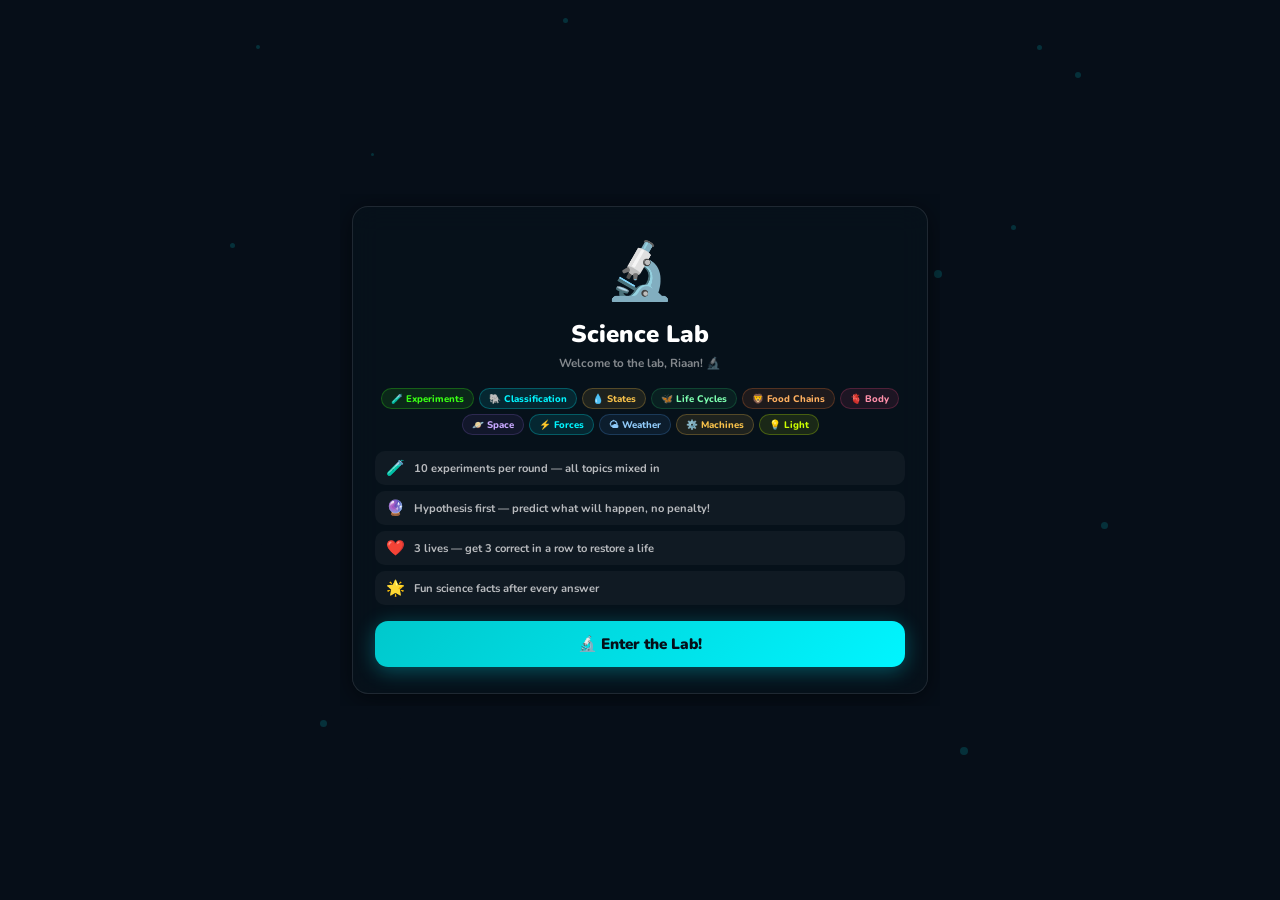
<file: science-lab.html>
<!DOCTYPE html>
<html lang="en">
<head>
<meta charset="UTF-8">
<meta name="viewport" content="width=device-width, initial-scale=1.0">
<title>Science Lab 🔬 — Learning Hub</title>
<link href="https://fonts.googleapis.com/css2?family=Nunito:wght@400;600;700;800;900&display=swap" rel="stylesheet">
<style>
:root{
  --teal:#2BBFB8;--teal2:#1A9990;--amber:#F6C04A;--amber2:#E8A020;
  --red:#E84545;--green:#27AE60;--purple:#7C5CBF;--orange:#F07830;
  --neon:#39FF14;--cyan:#00F5FF;--pink:#FF006E;--lime:#CCFF00;
  --gc:rgba(8,18,28,0.85);--gb:rgba(255,255,255,0.10);
  --r:16px;--shadow:0 4px 24px rgba(0,0,0,0.5);
}
*{box-sizing:border-box;margin:0;padding:0;-webkit-tap-highlight-color:transparent}
html,body{height:100%;font-family:'Nunito',sans-serif;color:#fff;overflow:hidden}
body{background:#060e18;display:flex;flex-direction:column;align-items:center;justify-content:center}

.bg{position:fixed;inset:0;z-index:0;background:#060e18;overflow:hidden}
.bg-atom{position:absolute;border-radius:50%;border:1px solid;opacity:0.06;animation:atomSpin linear infinite}
@keyframes atomSpin{from{transform:rotate(0deg)}to{transform:rotate(360deg)}}
.bg-particle{position:absolute;border-radius:50%;animation:particleFloat ease-in-out infinite alternate}
@keyframes particleFloat{from{transform:translateY(0) scale(1);opacity:.06}to{transform:translateY(-30px) scale(1.2);opacity:.14}}

.wrap{position:relative;z-index:1;width:100%;max-width:600px;padding:12px;
  display:flex;flex-direction:column;gap:10px;max-height:100vh;overflow-y:auto}
.wrap::-webkit-scrollbar{display:none}

/* HEADER */
.hdr{display:flex;align-items:center;gap:10px;background:var(--gc);backdrop-filter:blur(14px);
  border:1px solid var(--gb);border-radius:var(--r);padding:12px 16px;box-shadow:var(--shadow);flex-shrink:0}
.back-btn{width:32px;height:32px;border-radius:50%;background:rgba(255,255,255,.1);border:none;
  color:#fff;font-size:.95rem;cursor:pointer;display:flex;align-items:center;justify-content:center;flex-shrink:0}
.hdr-title{flex:1;font-size:1rem;font-weight:900;color:#fff}
.hdr-sub{font-size:.62rem;font-weight:700;color:rgba(255,255,255,.45)}
.lives{display:flex;gap:2px;font-size:1rem}
.star-count{font-size:.9rem;font-weight:900;color:var(--amber);white-space:nowrap}

/* INFO ROW */
.info-row{display:flex;gap:8px;flex-shrink:0}
.info-box{flex:1;background:var(--gc);backdrop-filter:blur(14px);border:1px solid var(--gb);
  border-radius:12px;padding:8px 10px;text-align:center;box-shadow:var(--shadow)}
.ib-val{font-size:1rem;font-weight:900;color:#fff;line-height:1}
.ib-lbl{font-size:.52rem;font-weight:700;color:rgba(255,255,255,.4);margin-top:2px;text-transform:uppercase}
.ib-val.cyan{color:var(--cyan)}.ib-val.amber{color:var(--amber)}
.streak-badge{display:inline-flex;align-items:center;gap:3px;border-radius:99px;padding:3px 9px;
  font-size:.7rem;font-weight:900;transition:all .3s;background:rgba(0,245,255,.1);
  border:1px solid rgba(0,245,255,.25);color:var(--cyan)}
.streak-badge.s3{background:rgba(57,255,20,.1);border-color:rgba(57,255,20,.3);color:var(--neon)}
.streak-badge.s5{background:rgba(204,255,0,.1);border-color:rgba(204,255,0,.3);color:var(--lime)}
.streak-badge.s7{background:rgba(255,0,110,.1);border-color:rgba(255,0,110,.3);color:#FF6BA8;animation:mp .6s ease infinite alternate}
@keyframes mp{from{transform:scale(1)}to{transform:scale(1.08)}}

/* POPUPS */
.popup-overlay{position:fixed;top:50%;left:50%;transform:translate(-50%,-50%) scale(0);
  z-index:999;text-align:center;pointer-events:none;
  transition:all .25s cubic-bezier(.34,1.56,.64,1);
  background:rgba(6,14,24,0.94);backdrop-filter:blur(18px);-webkit-backdrop-filter:blur(18px);
  border-radius:24px;padding:22px 36px;box-shadow:0 8px 40px rgba(0,0,0,0.7)}
.popup-overlay.combo{border:1.5px solid rgba(0,245,255,0.25)}
.popup-overlay.life{border:1.5px solid rgba(232,69,122,0.35);box-shadow:0 8px 40px rgba(232,69,122,0.2)}
.popup-overlay.show{transform:translate(-50%,-50%) scale(1)}
.popup-overlay.hide{transform:translate(-50%,-50%) scale(0);opacity:0}
.po-text{font-size:2rem;font-weight:900;white-space:nowrap}
.po-sub{font-size:.88rem;font-weight:800;color:rgba(255,255,255,.65);margin-top:4px}

/* GAME CARD */
.game-card{background:var(--gc);backdrop-filter:blur(14px);border:1px solid var(--gb);
  border-radius:var(--r);padding:18px;box-shadow:var(--shadow)}
.q-meta{display:flex;align-items:center;justify-content:space-between;margin-bottom:12px}
.topic-tag{font-size:.65rem;font-weight:900;border-radius:99px;padding:4px 13px;border:1px solid}
.topic-tag.experiment{background:rgba(57,255,20,.1);color:var(--neon);border-color:rgba(57,255,20,.25)}
.topic-tag.classification{background:rgba(0,245,255,.1);color:var(--cyan);border-color:rgba(0,245,255,.25)}
.topic-tag.states{background:rgba(246,192,74,.1);color:var(--amber);border-color:rgba(246,192,74,.25)}
.topic-tag.lifecycle{background:rgba(39,174,96,.1);color:#7DFFB0;border-color:rgba(39,174,96,.25)}
.topic-tag.foodchain{background:rgba(240,120,48,.1);color:#FFB060;border-color:rgba(240,120,48,.25)}
.topic-tag.body{background:rgba(232,69,122,.1);color:#FF8FAA;border-color:rgba(232,69,122,.25)}
.topic-tag.space{background:rgba(124,92,191,.1);color:#C8A8FF;border-color:rgba(124,92,191,.25)}
.topic-tag.forces{background:rgba(0,245,255,.1);color:var(--cyan);border-color:rgba(0,245,255,.25)}
.topic-tag.weather{background:rgba(74,144,217,.1);color:#90CAF9;border-color:rgba(74,144,217,.25)}
.topic-tag.machines{background:rgba(246,192,74,.1);color:var(--amber);border-color:rgba(246,192,74,.25)}
.topic-tag.light{background:rgba(204,255,0,.1);color:var(--lime);border-color:rgba(204,255,0,.25)}
.topic-tag.hypothesis{background:rgba(255,0,110,.1);color:#FF8FAA;border-color:rgba(255,0,110,.25)}
.q-grade{font-size:.6rem;font-weight:800;color:rgba(255,255,255,.35);text-transform:uppercase;letter-spacing:.5px}
.question{font-size:1.4rem;font-weight:900;color:#fff;margin-bottom:14px;text-align:center;
  line-height:1.35;min-height:44px;display:flex;align-items:center;justify-content:center}
.question.small{font-size:1.05rem}

/* MCQ */
.opts{display:grid;grid-template-columns:1fr 1fr;gap:8px}
.opts.single{grid-template-columns:1fr}
.opt{padding:12px 10px;background:rgba(255,255,255,.06);border:1.5px solid rgba(255,255,255,.1);
  border-radius:13px;font-family:'Nunito',sans-serif;font-size:.9rem;font-weight:800;
  color:#fff;cursor:pointer;transition:all .15s;text-align:center;word-break:break-word}
.opt:hover:not(:disabled){background:rgba(0,245,255,.1);border-color:var(--cyan);transform:translateY(-2px)}
.opt.correct{background:rgba(39,174,96,.2)!important;border-color:var(--green)!important;color:#90FFB0!important}
.opt.wrong{background:rgba(232,69,69,.15)!important;border-color:var(--red)!important;color:#FF9090!important;animation:shake .3s ease}
.opt.hypothesis{background:rgba(124,92,191,.1);border-color:rgba(124,92,191,.25);color:#C8A8FF}
.opt.hypothesis:hover{background:rgba(124,92,191,.2);border-color:#7C5CBF}

/* SEQUENCE */
.sequence-area{display:flex;flex-direction:column;gap:8px}
.seq-bank{display:flex;flex-wrap:wrap;gap:7px;justify-content:center;margin-bottom:10px}
.seq-item{padding:9px 14px;background:rgba(255,255,255,.08);border:1.5px solid rgba(255,255,255,.15);
  border-radius:11px;font-size:.85rem;font-weight:800;color:#fff;cursor:pointer;transition:all .2s;
  display:flex;align-items:center;gap:6px}
.seq-item:hover:not(.used){background:rgba(0,245,255,.12);border-color:var(--cyan);transform:translateY(-2px)}
.seq-item.used{opacity:.25;cursor:default}
.seq-slots{display:flex;flex-direction:column;gap:6px;margin-bottom:10px}
.seq-slot{display:flex;align-items:center;gap:10px;background:rgba(255,255,255,.04);
  border:1.5px dashed rgba(255,255,255,.15);border-radius:11px;padding:10px 14px;min-height:46px;cursor:pointer}
.seq-slot.filled{background:rgba(0,245,255,.08);border-style:solid;border-color:rgba(0,245,255,.25)}
.seq-slot .slot-num{width:22px;height:22px;border-radius:50%;background:rgba(255,255,255,.1);
  display:flex;align-items:center;justify-content:center;font-size:.65rem;font-weight:900;
  color:rgba(255,255,255,.5);flex-shrink:0}
.seq-slot .slot-text{font-size:.82rem;font-weight:800;color:rgba(255,255,255,.5)}
.seq-slot.filled .slot-text{color:#fff}

/* CLASSIFY */
.classify-item{font-size:2.8rem;text-align:center;margin-bottom:12px;animation:bounce .8s ease-in-out infinite alternate}
@keyframes bounce{from{transform:scale(1)}to{transform:scale(1.12)}}
.classify-bins{display:grid;grid-template-columns:1fr 1fr;gap:8px}
.classify-bins.three{grid-template-columns:1fr 1fr 1fr}
.classify-bin{padding:12px 8px;background:rgba(255,255,255,.06);border:1.5px solid rgba(255,255,255,.1);
  border-radius:13px;font-family:'Nunito',sans-serif;font-size:.78rem;font-weight:800;
  color:rgba(255,255,255,.7);cursor:pointer;transition:all .15s;text-align:center}
.classify-bin:hover:not(:disabled){transform:translateY(-2px);border-color:var(--cyan);background:rgba(0,245,255,.1)}
.classify-bin.correct{background:rgba(39,174,96,.2)!important;border-color:var(--green)!important;color:#90FFB0!important}
.classify-bin.wrong{background:rgba(232,69,69,.15)!important;border-color:var(--red)!important;color:#FF9090!important;animation:shake .3s ease}

/* EXPERIMENT */
.experiment-area{display:flex;flex-direction:column;align-items:center;gap:14px}
.beakers{display:flex;align-items:center;justify-content:center;gap:16px;margin-bottom:4px}
.beaker{display:flex;flex-direction:column;align-items:center;gap:4px;cursor:pointer;transition:all .2s}
.beaker:hover .beaker-body{transform:scale(1.05)}
.beaker-body{width:64px;height:80px;border-radius:4px 4px 12px 12px;border:2.5px solid;
  display:flex;align-items:flex-end;justify-content:center;padding-bottom:8px;
  font-size:1.8rem;transition:all .3s;position:relative;overflow:hidden}
.beaker-liquid{position:absolute;bottom:0;left:0;right:0;border-radius:0 0 10px 10px;transition:height .5s}
.beaker-emoji{position:relative;z-index:1;font-size:1.6rem}
.beaker-label{font-size:.65rem;font-weight:900;color:rgba(255,255,255,.6)}
.plus-sign{font-size:2rem;font-weight:900;color:rgba(255,255,255,.4)}
.reaction-display{width:100%;min-height:90px;border-radius:14px;display:flex;align-items:center;
  justify-content:center;background:rgba(255,255,255,.04);border:1.5px dashed rgba(255,255,255,.12);
  position:relative;overflow:hidden;flex-direction:column;gap:6px}
.reaction-display.active{border-style:solid}
.reaction-text{font-size:1rem;font-weight:900;color:#fff;text-align:center;z-index:2;position:relative}
.reaction-sub{font-size:.72rem;font-weight:700;color:rgba(255,255,255,.6);text-align:center;z-index:2;position:relative}

/* PARTICLES CSS animation */
.particle{position:absolute;border-radius:50%;pointer-events:none;animation:particleRise linear forwards}
@keyframes particleRise{0%{transform:translateY(0) scale(1);opacity:.9}100%{transform:translateY(-100px) scale(.3);opacity:0}}
.spark{position:absolute;pointer-events:none;animation:sparkFly linear forwards}
@keyframes sparkFly{0%{transform:translate(0,0) scale(1);opacity:1}100%{transform:translate(var(--dx),var(--dy)) scale(.2);opacity:0}}

/* EXPLANATION */
.explanation-card{margin-top:12px;border-radius:14px;padding:14px 16px;display:none;animation:slideDown .3s ease}
.explanation-card.show{display:block}
.explanation-card.ok{background:rgba(39,174,96,.1);border:1.5px solid rgba(39,174,96,.22)}
.explanation-card.no{background:rgba(232,69,69,.08);border:1.5px solid rgba(232,69,69,.2)}
.explanation-card.hyp{background:rgba(124,92,191,.1);border:1.5px solid rgba(124,92,191,.22)}
.ex-result{display:flex;align-items:center;gap:8px;margin-bottom:7px}
.ex-icon{font-size:1.3rem;flex-shrink:0}
.ex-answer{font-size:.9rem;font-weight:900;color:#fff}
.ex-answer span{color:var(--cyan)}
.ex-explain{font-size:.76rem;font-weight:700;color:rgba(255,255,255,.7);line-height:1.55;margin-bottom:8px}
.ex-fact{background:rgba(0,245,255,.07);border:1px solid rgba(0,245,255,.18);border-radius:10px;
  padding:9px 12px;margin-bottom:10px}
.ex-fact-lbl{font-size:.58rem;font-weight:900;color:var(--cyan);text-transform:uppercase;letter-spacing:.5px;margin-bottom:3px}
.ex-fact-txt{font-size:.74rem;font-weight:700;color:rgba(255,255,255,.75);line-height:1.5}
.ex-next{width:100%;padding:10px;border:none;border-radius:11px;font-family:'Nunito',sans-serif;
  font-size:.85rem;font-weight:900;cursor:pointer;transition:all .2s;color:#fff}
.ex-next.ok{background:linear-gradient(135deg,var(--green),#52D08A);box-shadow:0 3px 12px rgba(39,174,96,.3)}
.ex-next.no{background:linear-gradient(135deg,var(--teal2),var(--teal));box-shadow:0 3px 12px rgba(43,191,184,.3)}
.ex-next.hyp{background:linear-gradient(135deg,var(--purple),#9B6BDF);box-shadow:0 3px 12px rgba(124,92,191,.3)}

.check-btn{width:100%;margin-top:10px;padding:11px;border:none;border-radius:13px;
  background:linear-gradient(135deg,var(--teal2),var(--teal));color:#fff;
  font-family:'Nunito',sans-serif;font-size:.88rem;font-weight:900;cursor:pointer;
  box-shadow:0 3px 12px rgba(43,191,184,.3)}



/* SHOW PICTURE BUTTON */
.show-pic-btn{margin-top:10px;width:100%;padding:9px;
  background:rgba(0,245,255,.07);border:1.5px solid rgba(0,245,255,.18);
  border-radius:11px;font-family:'Nunito',sans-serif;font-size:.72rem;font-weight:800;
  color:rgba(0,245,255,.7);cursor:pointer;transition:all .2s;
  display:flex;align-items:center;justify-content:center;gap:6px}
.show-pic-btn:hover{background:rgba(0,245,255,.15);border-color:var(--cyan);color:var(--cyan);transform:translateY(-1px)}
@keyframes shake{0%,100%{transform:translateX(0)}25%{transform:translateX(-8px)}75%{transform:translateX(8px)}}
@keyframes slideDown{from{opacity:0;transform:translateY(-8px)}to{opacity:1;transform:translateY(0)}}
@keyframes popIn{0%{transform:scale(.94)}60%{transform:scale(1.05)}100%{transform:scale(1)}}

/* SCREENS */
.screen{display:none}.screen.active{display:flex;flex-direction:column;gap:10px}

/* START */
.start-card{background:var(--gc);backdrop-filter:blur(14px);border:1px solid var(--gb);
  border-radius:var(--r);padding:26px 22px;text-align:center;box-shadow:var(--shadow)}
.start-icon{font-size:3.5rem;margin-bottom:8px;display:block;animation:float 3s ease-in-out infinite}
@keyframes float{0%,100%{transform:translateY(0)}50%{transform:translateY(-8px)}}
.start-title{font-size:1.5rem;font-weight:900;color:#fff;margin-bottom:4px}
.start-sub{font-size:.73rem;font-weight:700;color:rgba(255,255,255,.5);margin-bottom:16px;line-height:1.6}
.topics-grid{display:flex;flex-wrap:wrap;gap:5px;justify-content:center;margin-bottom:16px}
.topic-chip{font-size:.6rem;font-weight:800;border-radius:99px;padding:3px 9px;border:1px solid}
.rules{display:flex;flex-direction:column;gap:6px;text-align:left;margin-bottom:16px}
.rule{display:flex;align-items:center;gap:9px;background:rgba(255,255,255,.04);border-radius:10px;padding:7px 11px}
.rule-ico{font-size:.95rem;flex-shrink:0}
.rule-txt{font-size:.7rem;font-weight:700;color:rgba(255,255,255,.7)}
.start-btn{width:100%;padding:13px;border:none;border-radius:13px;
  background:linear-gradient(135deg,#00C8CC,var(--cyan));
  color:#060e18;font-family:'Nunito',sans-serif;font-size:.95rem;font-weight:900;
  cursor:pointer;box-shadow:0 4px 20px rgba(0,245,255,.3);transition:all .2s}
.start-btn:hover{transform:translateY(-2px)}
.pb-row{display:flex;align-items:center;justify-content:center;gap:6px;margin-top:10px;
  font-size:.7rem;font-weight:700;color:rgba(255,255,255,.4)}
.pb-val{color:var(--amber);font-weight:900}

/* ROUND END */
.re-card{background:var(--gc);backdrop-filter:blur(14px);border:1px solid var(--gb);
  border-radius:var(--r);padding:22px 18px;text-align:center;box-shadow:var(--shadow)}
.re-icon{font-size:2.8rem;margin-bottom:7px;display:block}
.re-title{font-size:1.2rem;font-weight:900;color:#fff;margin-bottom:3px}
.re-stats{display:flex;gap:7px;margin:12px 0}
.re-stat{flex:1;background:rgba(255,255,255,.06);border-radius:11px;padding:10px;text-align:center}
.re-sv{font-size:1.2rem;font-weight:900;color:var(--cyan)}
.re-sl{font-size:.55rem;font-weight:700;color:rgba(255,255,255,.4);margin-top:2px}
.topic-breakdown{margin:0 0 12px;text-align:left}
.tb-title{font-size:.6rem;font-weight:900;color:rgba(255,255,255,.35);text-transform:uppercase;letter-spacing:.5px;margin-bottom:6px}
.tb-row{display:flex;align-items:center;gap:7px;margin-bottom:4px}
.tb-name{font-size:.65rem;font-weight:700;color:rgba(255,255,255,.6);width:90px;flex-shrink:0}
.tb-bar-bg{flex:1;height:5px;background:rgba(255,255,255,.08);border-radius:99px;overflow:hidden}
.tb-bar-fill{height:100%;border-radius:99px;transition:width .6s}
.tb-pct{font-size:.58rem;font-weight:800;color:rgba(255,255,255,.4);width:26px;text-align:right;flex-shrink:0}
.re-btn{width:100%;padding:11px;border:none;border-radius:13px;font-family:'Nunito',sans-serif;font-size:.88rem;font-weight:900;cursor:pointer;transition:all .2s}
.re-btn.next{background:linear-gradient(135deg,#00C8CC,var(--cyan));color:#060e18;box-shadow:0 3px 12px rgba(0,245,255,.3)}
.re-btn.home{background:rgba(255,255,255,.07);color:rgba(255,255,255,.5);margin-top:7px}

/* GAME OVER */
.go-card{background:var(--gc);backdrop-filter:blur(14px);border:1px solid var(--gb);
  border-radius:var(--r);padding:26px 20px;text-align:center;box-shadow:var(--shadow)}
.go-trophy{font-size:4rem;margin-bottom:8px;display:block;animation:float 2s ease-in-out infinite}
.go-title{font-size:1.4rem;font-weight:900;color:#fff;margin-bottom:3px}
.go-score{font-size:2.6rem;font-weight:900;color:var(--cyan);line-height:1}
.go-earned{font-size:.88rem;font-weight:800;color:#90FFB0;margin-top:4px}
.go-msg{font-size:.76rem;font-weight:700;color:rgba(255,255,255,.5);margin:8px 0 4px;line-height:1.5}
.new-best{background:linear-gradient(135deg,rgba(0,245,255,.15),rgba(57,255,20,.1));
  border:1px solid rgba(0,245,255,.3);border-radius:11px;padding:9px 14px;
  font-size:.8rem;font-weight:900;color:var(--cyan);margin:8px 0;animation:popIn .4s ease}
.go-stats{display:flex;gap:7px;margin-bottom:14px}
.go-stat{flex:1;background:rgba(255,255,255,.06);border-radius:11px;padding:9px;text-align:center}
.go-sv{font-size:1.1rem;font-weight:900;color:#fff}
.go-sl{font-size:.52rem;font-weight:700;color:rgba(255,255,255,.4);margin-top:2px}
.go-btns{display:flex;flex-direction:column;gap:7px}
.go-btn{width:100%;padding:11px;border:none;border-radius:13px;font-family:'Nunito',sans-serif;font-size:.88rem;font-weight:900;cursor:pointer;transition:all .2s}
.go-btn.play{background:linear-gradient(135deg,#00C8CC,var(--cyan));color:#060e18;box-shadow:0 4px 20px rgba(0,245,255,.3)}
.go-btn.home{background:rgba(255,255,255,.07);color:rgba(255,255,255,.5)}
</style>
</head>
<body>
<div class="bg" id="bg-el"></div>
<div class="popup-overlay combo" id="combo-popup">
  <div class="po-text" id="combo-text">EUREKA! 🔬</div>
  <div class="po-sub" id="combo-sub">3 correct!</div>
</div>
<div class="popup-overlay life" id="life-popup">
  <div class="po-text">❤️ Life Restored!</div>
  <div class="po-sub">3 correct in a row!</div>
</div>

<div class="wrap">
  <!-- START -->
  <div id="startScreen" class="screen active">
    <div class="start-card">
      <span class="start-icon">🔬</span>
      <div class="start-title">Science Lab</div>
      <div class="start-sub" id="start-greeting">Welcome to the lab, Scientist!</div>
      <div class="topics-grid" id="topics-grid"></div>
      <div class="rules">
        <div class="rule"><span class="rule-ico">🧪</span><span class="rule-txt">10 experiments per round — all topics mixed in</span></div>
        <div class="rule"><span class="rule-ico">🔮</span><span class="rule-txt">Hypothesis first — predict what will happen, no penalty!</span></div>
        <div class="rule"><span class="rule-ico">❤️</span><span class="rule-txt">3 lives — get 3 correct in a row to restore a life</span></div>
        <div class="rule"><span class="rule-ico">🌟</span><span class="rule-txt">Fun science facts after every answer</span></div>
      </div>
      <button class="start-btn" onclick="startGame()">🔬 Enter the Lab!</button>
      <div class="pb-row" id="pb-row" style="display:none">🏆 Personal Best: <span class="pb-val" id="pb-val">0</span> stars</div>
    </div>
  </div>

  <!-- GAME -->
  <div id="gameScreen" class="screen">
    <div class="hdr">
      <button class="back-btn" onclick="confirmQuit()">←</button>
      <div style="flex:1">
        <div class="hdr-title">🔬 Science Lab</div>
        <div class="hdr-sub" id="g-player-label">Riaan · Grade 3</div>
      </div>
      <div class="lives" id="lives-display">❤️❤️❤️</div>
      <div class="star-count">⭐ <span id="g-stars">0</span></div>
    </div>
    <div class="info-row">
      <div class="info-box"><div class="ib-val cyan" id="g-round">1</div><div class="ib-lbl">Round</div></div>
      <div class="info-box"><div class="ib-val" id="g-qnum">1/10</div><div class="ib-lbl">Question</div></div>
      <div class="info-box" style="flex:1.5">
        <div class="ib-val" id="g-topic-display" style="font-size:.75rem;color:rgba(255,255,255,.7)">Classification</div>
        <div class="ib-lbl">Topic</div>
      </div>
      <div class="info-box" style="display:flex;align-items:center;justify-content:center">
        <div id="streak-badge" class="streak-badge">0 🔬</div>
      </div>
    </div>
    <div class="game-card" id="game-card">
      <div class="q-meta">
        <span class="topic-tag" id="g-topic-tag">Classification</span>
        <span class="q-grade" id="g-grade-tag">Grade 3</span>
      </div>
      <div id="q-content"></div>
      <div id="hint-area" style="text-align:center;margin-top:8px">
        <button id="hint-btn" style="display:none;padding:6px 16px;background:rgba(0,245,255,.1);
          border:1.5px solid rgba(0,245,255,.2);border-radius:99px;font-family:'Nunito',sans-serif;
          font-size:.65rem;font-weight:900;color:var(--cyan);cursor:pointer;transition:all .2s"
          onclick="useHint()">💡 Hint</button>
        <div id="hint-box" style="display:none;margin-top:8px;background:rgba(0,245,255,.07);
          border:1px solid rgba(0,245,255,.18);border-radius:11px;padding:9px 12px">
          <div id="hint-txt" style="font-size:.75rem;font-weight:700;color:rgba(255,255,255,.7)"></div>
          <div style="font-size:.6rem;font-weight:800;color:rgba(0,245,255,.5);margin-top:3px">💡 Hint halves your stars for this question</div>
        </div>
      </div>
      <div class="explanation-card" id="explanation-card">
        <div class="ex-result">
          <span class="ex-icon" id="ex-icon">✅</span>
          <span class="ex-answer" id="ex-answer">Correct!</span>
        </div>
        <div class="ex-explain" id="ex-explain"></div>
        <div class="ex-fact" id="ex-fact">
          <div class="ex-fact-lbl">🔬 Science Fact</div>
          <div class="ex-fact-txt" id="ex-fact-txt"></div>
        </div>
        <button class="ex-next" id="ex-next" onclick="advanceQuestion()">Next →</button>
      </div>
    </div>
  </div>

  <!-- ROUND END -->
  <div id="roundEndScreen" class="screen">
    <div class="re-card">
      <span class="re-icon" id="re-icon">⭐</span>
      <div class="re-title" id="re-title">Round 1 Complete!</div>
      <div class="re-stats">
        <div class="re-stat"><div class="re-sv" id="re-correct">0</div><div class="re-sl">Correct</div></div>
        <div class="re-stat"><div class="re-sv" id="re-acc">0%</div><div class="re-sl">Accuracy</div></div>
        <div class="re-stat"><div class="re-sv" id="re-stars-r">0</div><div class="re-sl">Stars</div></div>
        <div class="re-stat"><div class="re-sv" id="re-streak-r">0</div><div class="re-sl">Best Streak</div></div>
      </div>
      <div class="topic-breakdown" id="topic-breakdown"></div>
      <div style="font-size:.74rem;font-weight:700;color:rgba(255,255,255,.45);margin-bottom:12px;text-align:center" id="re-msg"></div>
      <button class="re-btn next" id="re-next-btn" onclick="nextRound()">Round 2 →</button>
      <button class="re-btn home" onclick="goHome()">🏠 Back to Hub</button>
    </div>
  </div>

  <!-- GAME OVER -->
  <div id="gameOverScreen" class="screen">
    <div class="go-card">
      <span class="go-trophy" id="go-trophy">🏆</span>
      <div class="go-title">Experiment Complete!</div>
      <div class="go-score" id="go-score">0 ⭐</div>
      <div class="go-earned" id="go-earned">+0 stars saved</div>
      <div id="new-best-banner" class="new-best" style="display:none">🏆 NEW PERSONAL BEST!</div>
      <div class="go-msg" id="go-msg">Great scientist!</div>
      <div class="go-stats">
        <div class="go-stat"><div class="go-sv" id="go-rounds">1</div><div class="go-sl">Rounds</div></div>
        <div class="go-stat"><div class="go-sv" id="go-correct">0</div><div class="go-sl">Correct</div></div>
        <div class="go-stat"><div class="go-sv" id="go-streak">0</div><div class="go-sl">Best Streak</div></div>
        <div class="go-stat"><div class="go-sv" id="go-pb">0</div><div class="go-sl">Personal Best</div></div>
      </div>
      <div class="go-btns">
        <button class="go-btn play" onclick="restartGame()">🔬 Try Again</button>
        <button class="go-btn home" onclick="goHome()">🏠 Back to Hub</button>
      </div>
    </div>
  </div>
</div>

<script>
// ── Supabase ──────────────────────────────────────────────────────
const SB='https://tnhgihzfwqsflpueivwe.supabase.co',KEY='sb_publishable_MOfPmwQ3sKgia0bnOfrIdw_rY7FaJCr';
const db=(p,o={})=>fetch(`${SB}/rest/v1/${p}`,{headers:{'apikey':KEY,'Authorization':`Bearer ${KEY}`,'Content-Type':'application/json','Prefer':o.prefer||'return=representation',...o.headers},method:o.method||'GET',body:o.body?JSON.stringify(o.body):undefined}).then(r=>r.json()).catch(()=>[]);

const params=new URLSearchParams(window.location.search);
const playerName=params.get('player')||'riaan';
const isQuest=params.get('quest')==='1'; // only quest-launched plays earn stars
let playerId=null,playerGrade=3,personalBest=0;

// ── Background decoration ─────────────────────────────────────────
function buildBG(){
  const bg=document.getElementById('bg-el');
  const atoms=[
    {size:200,color:'rgba(0,245,255,.08)',dur:25,x:10,y:10},
    {size:150,color:'rgba(57,255,20,.06)',dur:35,x:70,y:60},
    {size:300,color:'rgba(124,92,191,.05)',dur:45,x:30,y:70},
  ];
  atoms.forEach(a=>{
    const el=document.createElement('div');
    el.className='bg-atom';
    el.style.cssText=`width:${a.size}px;height:${a.size}px;left:${a.x}%;top:${a.y}%;
      border-color:${a.color};animation-duration:${a.dur}s;margin-left:-${a.size/2}px;margin-top:-${a.size/2}px`;
    bg.appendChild(el);
  });
  for(let i=0;i<12;i++){
    const el=document.createElement('div');
    el.className='bg-particle';
    const size=rand(3,8);
    el.style.cssText=`width:${size}px;height:${size}px;left:${rand(0,100)}%;top:${rand(0,100)}%;
      background:rgba(0,245,255,.15);animation-duration:${rand(3,7)}s;animation-delay:${rand(0,4)}s`;
    bg.appendChild(el);
  }
}

// ── Question Bank ─────────────────────────────────────────────────
const QUESTIONS={
  classification:[
    // Animal classification
    {q:'🐬 A dolphin is a:',opts:['Mammal','Fish','Reptile','Amphibian'],a:'Mammal',topic:'classification',
      explain:'Dolphins are mammals — they breathe air, are warm-blooded, and nurse their young with milk.',
      imgKey:'dolphin',fact:'Dolphins sleep with one eye open and half their brain active to watch for danger!',grade:1},
    {q:'🐊 A crocodile is a:',opts:['Mammal','Reptile','Amphibian','Bird'],a:'Reptile',topic:'classification',
      explain:'Crocodiles are reptiles — cold-blooded, scaly skin, lay eggs on land.',
      imgKey:'crocodile',fact:'Crocodiles have been on Earth for over 200 million years — they outlived the dinosaurs!',grade:1},
    {q:'🐸 A frog is a:',opts:['Reptile','Fish','Amphibian','Mammal'],a:'Amphibian',topic:'classification',
      explain:'Frogs are amphibians — they can live on land AND in water, and have moist skin.',
      imgKey:'frog',fact:'Frogs drink water through their skin — they never actually drink with their mouths!',grade:1},
    {q:'🦅 An eagle is a:',opts:['Mammal','Insect','Bird','Reptile'],a:'Bird',topic:'classification',
      explain:'Eagles are birds — they have feathers, wings, beaks, and lay eggs.',
      imgKey:'eagle',fact:'Bald eagles can spot a fish from 3 kilometres away and dive at 160 km/h!',grade:1},
    {q:'🦋 A butterfly is a:',opts:['Bird','Insect','Mammal','Reptile'],a:'Insect',topic:'classification',
      explain:'Butterflies are insects — they have 6 legs, 3 body segments, and an exoskeleton.',
      imgKey:'butterfly',fact:'Butterflies taste with their feet! They have taste sensors on their legs.',grade:1},
    {q:'🦈 A shark is a:',opts:['Mammal','Amphibian','Fish','Reptile'],a:'Fish',topic:'classification',
      explain:'Sharks are fish — they breathe through gills, live fully in water, and are cold-blooded.',
      imgKey:'shark',fact:'Sharks have been on Earth for over 450 million years — older than trees!',grade:3},
    {q:'🦇 A bat is a:',opts:['Bird','Insect','Reptile','Mammal'],a:'Mammal',topic:'classification',
      explain:'Bats are the only flying mammals — warm-blooded and nurse their young with milk.',
      imgKey:'bat',fact:'A single brown bat can eat up to 1,200 mosquitoes in just one hour!',grade:3},
    {q:'🐙 An octopus is a:',opts:['Fish','Mammal','Mollusc','Reptile'],a:'Mollusc',topic:'classification',
      explain:'Octopuses are molluscs — soft-bodied invertebrates related to snails and clams.',
      fact:'Octopuses have three hearts, blue blood, and can change colour in 0.3 seconds!',grade:3},
  ],
  states:[
    {q:'What state of matter is ICE?',imgKey:'states_matter',opts:['Solid','Liquid','Gas','Plasma'],a:'Solid',topic:'states',
      explain:'Ice is a solid — it has a fixed shape and fixed volume. The water molecules are locked in place.',
      imgKey:'states_matter',fact:'Ice is less dense than liquid water, which is why it floats — a property unique among common substances!',grade:1},
    {q:'What state of matter is STEAM?',imgKey:'states_matter',opts:['Solid','Liquid','Gas','Plasma'],a:'Gas',topic:'states',
      explain:'Steam is water in gas form — the molecules have enough energy to spread out and move freely.',
      imgKey:'states_matter',fact:'Steam (water vapour) is actually invisible! The white cloud you see is tiny water droplets, not true steam.',grade:1},
    {q:'What happens when you HEAT ice?',imgKey:'states_matter',opts:['It melts into liquid','It turns to gas','It gets harder','It disappears'],a:'It melts into liquid',topic:'states',
      explain:'Heating ice adds energy to the molecules, breaking the bonds and melting it into liquid water.',
      fact:'The exact temperature at which water freezes and melts is 0°C — called the melting point!',grade:1},
    {q:'What happens when you COOL water vapour?',imgKey:'water_cycle',opts:['It freezes to ice','It condenses to liquid','It becomes denser gas','Nothing changes'],a:'It condenses to liquid',topic:'states',
      explain:'Cooling removes energy from water vapour molecules, slowing them down until they condense into liquid.',
      fact:'This is exactly how clouds form — water vapour rises, cools, and condenses into tiny droplets!',grade:1},
    {q:'Which state has NO fixed shape or volume?',imgKey:'states_matter',opts:['Solid','Liquid','Gas','All of them'],a:'Gas',topic:'states',
      explain:'Gases expand to fill any container completely — they have neither fixed shape nor fixed volume.',
      fact:'Air is a mixture of gases — about 78% nitrogen and 21% oxygen, with tiny amounts of other gases.',grade:3},
    {q:'What is it called when liquid becomes gas WITHOUT boiling?',imgKey:'water_cycle',opts:['Condensation','Evaporation','Sublimation','Melting'],a:'Evaporation',topic:'states',
      explain:'Evaporation happens at the surface of a liquid — fast-moving molecules escape into the air.',
      fact:'Evaporation is why you feel cold after swimming — water evaporates from your skin taking heat with it!',grade:3},
    {q:'What is SUBLIMATION?',imgKey:'states_matter',opts:['Liquid to gas','Solid directly to gas','Gas to solid','Liquid to solid'],a:'Solid directly to gas',topic:'states',
      explain:'Sublimation is when a solid transforms directly into gas without becoming liquid first.',
      fact:'Dry ice (solid CO2) sublimates at room temperature — it goes straight from solid to gas!',grade:3},
  ],
  lifecycle:[
    {q:'What is the FIRST stage of a butterfly life cycle?',opts:['Caterpillar','Egg','Chrysalis','Butterfly'],a:'Egg',topic:'lifecycle',
      explain:'All butterflies begin as eggs laid on leaves. The egg hatches into a caterpillar.',
      imgKey:'butterfly_lifecycle',fact:'A butterfly egg is tiny — usually about 1-3mm. The mother chooses leaves that the caterpillar will eat!',grade:1},
    {q:'What is the THIRD stage of a butterfly life cycle?',opts:['Egg','Caterpillar','Chrysalis','Butterfly'],a:'Chrysalis',topic:'lifecycle',
      explain:'Egg → Caterpillar → Chrysalis → Butterfly. The chrysalis is the transformation stage.',
      imgKey:'butterfly_lifecycle',fact:'Inside a chrysalis, the caterpillar essentially dissolves into cells that rearrange into a butterfly!',grade:1},
    {q:'What is the correct order for a frog life cycle?',opts:['Egg→Tadpole→Froglet→Frog','Tadpole→Egg→Frog→Froglet','Egg→Frog→Tadpole→Froglet','Frog→Egg→Froglet→Tadpole'],a:'Egg→Tadpole→Froglet→Frog',topic:'lifecycle',
      explain:'Frogs: egg (in water) → tadpole (fish-like, breathes with gills) → froglet (grows legs) → adult frog.',
      imgKey:'frog_lifecycle',fact:'A tadpole breathes through gills like a fish! As it transforms, it grows lungs to breathe air.',grade:1},
    {q:'In a plant life cycle, what comes after GERMINATION?',opts:['Flowering','Seed dispersal','Seedling growth','Pollination'],a:'Seedling growth',topic:'lifecycle',
      explain:'Seed → Germination (sprouting) → Seedling growth → Mature plant → Flowering → Pollination → Seed dispersal.',
      fact:'Some seeds need to pass through an animal\'s digestive system before they can germinate!',grade:3},
    {q:'What process transfers pollen between flowers?',opts:['Germination','Pollination','Photosynthesis','Transpiration'],a:'Pollination',topic:'lifecycle',
      explain:'Pollination is the transfer of pollen from one flower to another, usually by insects, wind, or birds.',
      fact:'One-third of all our food depends on pollination by bees! Without bees, most fruits and vegetables would disappear.',grade:3},
  ],
  foodchain:[
    {q:'In a food chain, what are PLANTS called?',imgKey:'food_chain',opts:['Consumers','Producers','Predators','Decomposers'],a:'Producers',topic:'foodchain',
      explain:'Plants are producers — they make their own food from sunlight through photosynthesis.',
      fact:'Plants produce oxygen as a byproduct of photosynthesis — every breath you take comes from plants!',grade:1},
    {q:'What eats ONLY plants?',imgKey:'food_chain',opts:['Carnivore','Herbivore','Omnivore','Decomposer'],a:'Herbivore',topic:'foodchain',
      explain:'Herbivores eat only plants. Examples: cows, rabbits, caterpillars, deer.',
      fact:'The largest animal on Earth, the blue whale, eats tiny shrimp-like creatures called krill — a herbivore!',grade:1},
    {q:'What is the correct food chain order?',imgKey:'food_chain',opts:['Grass→Fox→Rabbit','Grass→Rabbit→Fox','Fox→Rabbit→Grass','Rabbit→Grass→Fox'],a:'Grass→Rabbit→Fox',topic:'foodchain',
      explain:'Energy flows from producer to herbivore to carnivore: Grass (producer) → Rabbit (herbivore) → Fox (carnivore).',
      imgKey:'food_chain',fact:'Only about 10% of energy passes from one level to the next — that\'s why there are always more plants than animals!',grade:1},
    {q:'What is an APEX predator?',imgKey:'food_chain',opts:['An animal with no predators','The smallest predator','A plant eater','A decomposer'],a:'An animal with no predators',topic:'foodchain',
      explain:'Apex predators are at the top of the food chain — no other animal hunts them.',
      fact:'Removing an apex predator can collapse an entire ecosystem. When wolves were removed from Yellowstone, rivers actually changed course!',grade:3},
    {q:'What do DECOMPOSERS do in an ecosystem?',imgKey:'food_chain',opts:['Hunt prey','Make food from sunlight','Break down dead matter','Pollinate plants'],a:'Break down dead matter',topic:'foodchain',
      explain:'Decomposers like fungi and bacteria break down dead plants and animals, returning nutrients to the soil.',
      fact:'A teaspoon of healthy soil contains more living organisms than there are people on Earth!',grade:3},
  ],
  body:[
    {q:'Which organ pumps blood around your body?',opts:['Lungs','Brain','Heart','Liver'],a:'Heart',topic:'body',
      explain:'The heart is a muscle that pumps blood continuously — about 100,000 times every day!',
      imgKey:'heart',fact:'Your heart beats about 100,000 times a day — over 3 billion times in an average lifetime!',grade:1},
    {q:'Which organs let you breathe?',opts:['Heart','Lungs','Kidneys','Stomach'],a:'Lungs',topic:'body',
      explain:'The lungs take in oxygen from air and release carbon dioxide — the gas exchange of respiration.',
      imgKey:'lungs',fact:'Your lungs contain about 300 million tiny air sacs — if spread flat, they would cover a tennis court!',grade:1},
    {q:'What does the BRAIN do?',opts:['Pumps blood','Digests food','Controls the body','Filters blood'],a:'Controls the body',topic:'body',
      explain:'The brain is the control centre — it processes information, controls movement, and manages all body functions.',
      imgKey:'brain',fact:'Your brain uses about 20% of all your body\'s energy — even though it\'s only 2% of your body weight!',grade:1},
    {q:'Which system carries blood around your body?',imgKey:'heart',opts:['Respiratory','Digestive','Circulatory','Nervous'],a:'Circulatory',topic:'body',
      explain:'The circulatory system includes the heart, blood, and blood vessels to transport nutrients and oxygen.',
      fact:'If you laid out all the blood vessels in your body end to end, they would circle the Earth more than twice!',grade:3},
    {q:'What does the SMALL INTESTINE do?',imgKey:'skeleton',opts:['Pumps blood','Absorbs nutrients','Makes bile','Filters waste'],a:'Absorbs nutrients',topic:'body',
      explain:'The small intestine absorbs nutrients from digested food into the bloodstream.',
      fact:'The small intestine is about 6 metres long — nearly as long as a car! Despite the name, it\'s the longest part of your digestive system.',grade:3},
    {q:'Which system fights infection and disease?',imgKey:'brain',opts:['Circulatory','Nervous','Immune','Skeletal'],a:'Immune',topic:'body',
      explain:'The immune system defends your body against bacteria, viruses, and other harmful invaders.',
      fact:'You are born with some immunity from your mother, and your immune system learns to fight new diseases throughout your life!',grade:3},
  ],
  space:[
    {q:'Which is the LARGEST planet in our solar system?',opts:['Saturn','Earth','Jupiter','Neptune'],a:'Jupiter',topic:'space',
      explain:'Jupiter is the largest planet — so large that all other planets could fit inside it!',
      imgKey:'jupiter',fact:'Jupiter has a storm called the Great Red Spot that has been raging for over 350 years — bigger than Earth!',grade:1},
    {q:'Which planet has beautiful rings?',opts:['Jupiter','Mars','Saturn','Uranus'],a:'Saturn',topic:'space',
      explain:'Saturn is famous for its spectacular rings made of ice and rock particles.',
      imgKey:'saturn',fact:'Saturn\'s rings are enormous but incredibly thin — up to 282,000 km wide but only 10-100 metres thick!',grade:1},
    {q:'What is the closest star to Earth?',opts:['Polaris','Alpha Centauri','The Sun','Sirius'],a:'The Sun',topic:'space',
      explain:'The Sun is our closest star — about 150 million kilometres away.',
      imgKey:'sun',fact:'Light from the Sun takes about 8 minutes to reach Earth. Light from the next nearest star takes 4.2 YEARS!',grade:1},
    {q:'Which planet is called the RED planet?',opts:['Venus','Mars','Jupiter','Mercury'],a:'Mars',topic:'space',
      explain:'Mars appears red because its soil contains iron oxide — essentially rust!',
      imgKey:'mars',fact:'Mars has the largest volcano in the solar system — Olympus Mons, three times the height of Mount Everest!',grade:1},
    {q:'How many moons does Earth have?',opts:['0','1','2','4'],a:'1',topic:'space',
      explain:'Earth has one natural satellite — the Moon. It was formed about 4.5 billion years ago.',
      imgKey:'moon',fact:'The Moon is slowly moving away from Earth at about 3.8 cm per year — about the same speed as your fingernails grow!',grade:1},
    {q:'What is a LIGHT YEAR?',imgKey:'solar_system',opts:['One year of sunlight','The distance light travels in one year','The speed of light','The age of a star'],a:'The distance light travels in one year',topic:'space',
      explain:'A light year is a unit of distance — how far light travels in one year: about 9.46 trillion kilometres!',
      fact:'The Andromeda Galaxy is 2.5 million light years away — the light you see left before humans existed!',grade:3},
    {q:'What causes day and night on Earth?',imgKey:'solar_system',opts:['Earth orbiting the Sun','The Moon blocking the Sun','Earth rotating on its axis','Clouds covering the Sun'],a:'Earth rotating on its axis',topic:'space',
      explain:'Earth spins on its axis once every 24 hours — the side facing the Sun has day, the other side has night.',
      fact:'Earth spins at about 1,670 km/h at the equator — faster than a commercial jet aircraft!',grade:1},
    {q:'What is a BLACK HOLE?',imgKey:'black_hole',opts:['A dark planet','A region with gravity so strong nothing can escape','An empty region of space','A dead star that exploded'],a:'A region with gravity so strong nothing can escape',topic:'space',
      explain:'Black holes form when massive stars collapse — the gravity becomes so powerful that even light cannot escape.',
      fact:'The supermassive black hole at the centre of our Milky Way galaxy is 4 million times the mass of our Sun!',grade:3},
  ],
  forces:[
    {q:'What force pulls objects toward the centre of the Earth?',imgKey:'gravity',opts:['Magnetism','Friction','Gravity','Tension'],a:'Gravity',topic:'forces',
      explain:'Gravity is a force of attraction between objects with mass. Earth\'s gravity pulls everything toward its centre.',
      imgKey:'gravity',fact:'On the Moon, gravity is 6 times weaker than on Earth — that\'s why astronauts can jump so high!',grade:1},
    {q:'Which falls faster: a heavy ball or a light ball (ignoring air)?',imgKey:'gravity',opts:['Heavy ball','Light ball','They fall at the same speed','Depends on size'],a:'They fall at the same speed',topic:'forces',
      explain:'Without air resistance, all objects fall at the same rate regardless of mass — proven by Galileo!',
      fact:'Galileo supposedly dropped two cannon balls of different weights from the Tower of Pisa to prove this!',grade:3},
    {q:'What force SLOWS DOWN a moving object?',imgKey:'lever',opts:['Gravity','Thrust','Friction','Magnetism'],a:'Friction',topic:'forces',
      explain:'Friction acts against motion between two surfaces — it converts movement energy into heat.',
      fact:'Without friction you couldn\'t walk, drive, or even write! Friction between your pencil and paper makes writing possible.',grade:1},
    {q:'Like poles of a magnet:',imgKey:'magnet',opts:['Attract each other','Repel each other','Have no effect','Spin around'],a:'Repel each other',topic:'forces',
      explain:'Like poles (N-N or S-S) repel. Opposite poles (N-S) attract. This is the fundamental rule of magnetism.',
      imgKey:'magnet',fact:'Earth itself is a giant magnet! Its iron core creates a magnetic field that protects us from solar radiation.',grade:1},
    {q:'What force keeps planets orbiting the Sun?',imgKey:'solar_system',opts:['Friction','Magnetism','Gravity','Thrust'],a:'Gravity',topic:'forces',
      explain:'The Sun\'s gravity pulls planets toward it, while their orbital speed keeps them moving in a curved path.',
      fact:'If the Sun suddenly disappeared, Earth would fly off in a straight line — it\'s the Sun\'s gravity that curves our path!',grade:3},
    {q:'What is INERTIA?',imgKey:'gravity',opts:['A type of friction','The tendency of objects to keep doing what they are doing','The force of gravity','Magnetic attraction'],a:'The tendency of objects to keep doing what they are doing',topic:'forces',
      explain:'Inertia means a still object stays still, and a moving object keeps moving, unless a force acts on it.',
      fact:'You experience inertia when a car brakes suddenly — your body keeps moving forward because of inertia!',grade:3},
  ],
  weather:[
    {q:'What is EVAPORATION in the water cycle?',imgKey:'water_cycle',opts:['Rain falling from clouds','Water turning to vapour from heat','Vapour forming clouds','Snow melting'],a:'Water turning to vapour from heat',topic:'weather',
      explain:'Evaporation is when liquid water absorbs heat energy and turns into water vapour gas.',
      fact:'Every single day, the Sun evaporates about one trillion tonnes of water from Earth\'s surface!',grade:1},
    {q:'What is CONDENSATION in the water cycle?',imgKey:'water_cycle',opts:['Rain falling','Water vapour cooling to form droplets','Ice melting','Water soaking into ground'],a:'Water vapour cooling to form droplets',topic:'weather',
      explain:'Condensation happens when warm water vapour rises, cools, and turns back into tiny liquid water droplets that form clouds.',
      fact:'A single cumulus cloud can weigh over 500,000 kg — but it stays up because the droplets are so tiny they float!',grade:1},
    {q:'What causes THUNDER?',imgKey:'lightning',opts:['Clouds bumping together','Rapid air expansion from lightning heat','Rain falling heavily','Strong winds'],a:'Rapid air expansion from lightning heat',topic:'weather',
      explain:'Lightning superheats the air to 30,000°C instantly — the air expands explosively, creating a shock wave we hear as thunder.',
      fact:'You can estimate how far away lightning is: count seconds between flash and thunder, divide by 3 = kilometres away!',grade:3},
    {q:'What type of cloud brings heavy rain?',imgKey:'cumulonimbus',opts:['Cirrus','Cumulus','Cumulonimbus','Stratus'],a:'Cumulonimbus',topic:'weather',
      explain:'Cumulonimbus are tall, dark storm clouds that can produce heavy rain, lightning, and thunderstorms.',
      fact:'A single thunderstorm can release energy equivalent to 10 atomic bombs — most of it as rain and wind!',grade:3},
    {q:'What causes SEASONS on Earth?',imgKey:'solar_system',opts:['Earth\'s distance from the Sun','Earth\'s tilted axis as it orbits the Sun','The Moon\'s gravity','Sunspots on the Sun'],a:'Earth\'s tilted axis as it orbits the Sun',topic:'weather',
      explain:'Earth is tilted at 23.5 degrees. As it orbits, different hemispheres receive more direct sunlight — this creates seasons.',
      fact:'In summer the Sun appears higher in the sky — its rays hit more directly, spreading less heat over a smaller area.',grade:3},
  ],
  machines:[
    {q:'A LEVER is used to:',imgKey:'lever',opts:['Move water','Lift or move loads with less effort','Cut objects','Generate electricity'],a:'Lift or move loads with less effort',topic:'machines',
      explain:'A lever uses a fulcrum (pivot point) to multiply force — a small effort can lift a heavy load.',
      fact:'Archimedes said "Give me a lever long enough and I shall move the world" — he was mathematically correct!',grade:1},
    {q:'A PULLEY helps us to:',imgKey:'lever',opts:['Spin objects faster','Lift heavy objects more easily','Measure weight','Create heat'],a:'Lift heavy objects more easily',topic:'machines',
      explain:'A pulley redirects force and can multiply it — making it easier to lift heavy loads.',
      fact:'The ancient Egyptians used pulley systems to help build the pyramids — one of the earliest simple machines!',grade:1},
    {q:'An INCLINED PLANE is basically a:',imgKey:'lever',opts:['Spinning wheel','Ramp','Spinning top','Wedge'],a:'Ramp',topic:'machines',
      explain:'An inclined plane is a slanted surface (ramp) that reduces the force needed to move objects upward.',
      fact:'Wheelchair ramps, skateboard ramps, and even roads up mountains are all inclined planes!',grade:1},
    {q:'A WHEEL AND AXLE works by:',imgKey:'lever',opts:['Using gravity','Reducing friction and transferring force through rotation','Cutting with sharp edges','Using water pressure'],a:'Reducing friction and transferring force through rotation',topic:'machines',
      explain:'A wheel and axle reduces friction and can multiply force — like a doorknob, steering wheel, or bicycle wheel.',
      imgKey:'lever',fact:'The wheel was invented about 5,500 years ago in Mesopotamia — but oddly, it wasn\'t first used for transport but for pottery!',grade:3},
    {q:'Which simple machine is a SCREW based on?',imgKey:'lever',opts:['Lever','Pulley','Inclined plane','Wheel and axle'],a:'Inclined plane',topic:'machines',
      explain:'A screw is essentially an inclined plane wrapped around a cylinder — the spiral thread is a ramp!',
      fact:'Screws can hold things together with incredible strength because the inclined plane shape converts rotation into a powerful holding force.',grade:3},
  ],
  light:[
    {q:'Which travels FASTER — light or sound?',imgKey:'lightning',opts:['Sound','Light','They travel at the same speed','It depends on weather'],a:'Light',topic:'light',
      explain:'Light travels at 300,000 km/s. Sound travels at only about 0.34 km/s — nearly a million times slower!',
      imgKey:'lightning',fact:'That\'s why you see lightning before you hear thunder — the light arrives almost instantly but sound takes 3 seconds per kilometre!',grade:1},
    {q:'What happens when light hits a MIRROR?',imgKey:'prism',opts:['It is absorbed','It passes through','It is reflected','It disappears'],a:'It is reflected',topic:'light',
      explain:'Smooth, shiny surfaces like mirrors reflect light — the angle of reflection equals the angle of incidence.',
      imgKey:'moon',fact:'The Moon has no light of its own — it simply reflects sunlight! It works like a giant mirror in space.',grade:1},
    {q:'What are the colours of the RAINBOW in order?',imgKey:'rainbow',opts:['Red Orange Yellow Green Blue Indigo Violet','Blue Red Yellow Green Orange Violet Indigo','Red Yellow Blue Green Orange Violet Indigo','Orange Red Yellow Green Blue Violet Indigo'],a:'Red Orange Yellow Green Blue Indigo Violet',topic:'light',
      explain:'ROY G BIV: Red, Orange, Yellow, Green, Blue, Indigo, Violet. Each colour has a different wavelength.',
      imgKey:'rainbow',fact:'A rainbow is actually a full circle — you usually only see the top half because the ground is in the way!',grade:1},
    {q:'What is REFRACTION?',imgKey:'prism',opts:['Light bouncing off a surface','Light bending as it passes from one medium to another','Light being absorbed by dark objects','Light splitting into colours'],a:'Light bending as it passes from one medium to another',topic:'light',
      explain:'Refraction is when light changes speed as it enters a new material (like water or glass), causing it to bend.',
      fact:'A straw in a glass of water appears bent or broken — that\'s refraction making it look displaced!',grade:3},
    {q:'What splits white light into a rainbow?',imgKey:'prism',opts:['A mirror','A lens','A prism','A black surface'],a:'A prism',topic:'light',
      explain:'A prism refracts each wavelength of light by a slightly different amount, separating white light into its spectrum of colours.',
      imgKey:'prism',fact:'Isaac Newton was the first to prove that white light contains all colours by splitting it with a prism in 1666!',grade:3},
  ],
};

// Hypothesis experiments
const EXPERIMENTS=[
  {sub1:{name:'Baking Soda',emoji:'🥄',color:'#F5F5F5',liquid:'rgba(245,245,245,.6)'},
   sub2:{name:'Vinegar',emoji:'🧪',color:'#FFEE88',liquid:'rgba(255,238,136,.6)'},
   hypothesis:'What do you THINK will happen when you mix Baking Soda and Vinegar?',
   hyp_opts:['It will explode violently','It will bubble and fizz (CO₂ gas)','It will turn red','Nothing will happen'],
   hyp_answer:'It will bubble and fizz (CO₂ gas)',
   result:'Fizzing! 🫧',result_color:'rgba(255,255,255,.15)',
   particles:[{color:'#fff',count:20},{color:'#e8f8ff',count:15}],
   question:'What gas is produced when baking soda reacts with vinegar?',
   opts:['Oxygen','Hydrogen','Carbon Dioxide','Nitrogen'],
   a:'Carbon Dioxide',topic:'experiment',
   explain:'Baking soda (sodium bicarbonate) reacts with vinegar (acetic acid) to produce CO₂ — the bubbles you see!',
   imgKey:'baking_soda_vinegar',fact:'This same reaction happens in your stomach! Baking soda is used in antacids to neutralise stomach acid.',grade:1},
  {sub1:{name:'Salt',emoji:'🧂',color:'#FFFFFF',liquid:'rgba(255,255,255,.5)'},
   sub2:{name:'Water',emoji:'💧',color:'#88CCFF',liquid:'rgba(136,204,255,.6)'},
   hypothesis:'What happens when you mix salt into water?',
   hyp_opts:['Salt dissolves into the water','Salt sinks to the bottom','Salt makes the water boil','Salt creates a new substance'],
   hyp_answer:'Salt dissolves into the water',
   result:'Salt dissolves! ✨',result_color:'rgba(136,204,255,.15)',
   particles:[{color:'#88ccff',count:12}],
   question:'When salt dissolves in water, what type of mixture is formed?',
   opts:['Compound','Solution','Suspension','Colloid'],
   a:'Solution',topic:'experiment',
   explain:'When salt dissolves evenly in water, it forms a solution — a homogeneous mixture.',
   imgKey:'states_matter',fact:'Seawater is a salt solution — the ocean contains about 35 grams of salt per litre of water!',grade:3},
  {sub1:{name:'Oil',emoji:'🫙',color:'#FFD700',liquid:'rgba(255,215,0,.6)'},
   sub2:{name:'Water',emoji:'💧',color:'#88CCFF',liquid:'rgba(136,204,255,.6)'},
   hypothesis:'What do you THINK happens when you mix oil and water?',
   hyp_opts:['They mix completely','They separate into layers','Oil dissolves into water','Water becomes oily'],
   hyp_answer:'They separate into layers',
   result:'They separate! 🔀',result_color:'rgba(255,215,0,.1)',
   particles:[{color:'#FFD700',count:10}],
   question:'Why do oil and water NOT mix?',
   opts:['Oil is heavier than water','Oil molecules repel water molecules','Water is too cold','Oil has no colour'],
   a:'Oil molecules repel water molecules',topic:'experiment',
   explain:'Water molecules are polar (charged) and oil molecules are non-polar — "like dissolves like" — so they repel each other.',
   imgKey:'oil_water',fact:'This is why soap works — soap molecules have one end that likes water and one end that likes oil, letting them mix!',grade:3},
  {sub1:{name:'Red Cabbage','emoji':'🥬',color:'#CC44AA',liquid:'rgba(204,68,170,.5)'},
   sub2:{name:'Lemon Juice',emoji:'🍋',color:'#FFFF44',liquid:'rgba(255,255,68,.5)'},
   hypothesis:'What happens when red cabbage juice meets an acid like lemon juice?',
   hyp_opts:['It turns blue/green','It turns pink/red','It turns black','It creates smoke'],
   hyp_answer:'It turns pink/red',
   result:'Turns pink! 🌸',result_color:'rgba(255,100,150,.15)',
   particles:[{color:'#FF8FA8',count:18},{color:'#FF6B9D',count:10}],
   question:'Red cabbage juice is a natural pH indicator. Acids turn it:',
   opts:['Blue/green','Pink/red','Yellow','Black'],
   a:'Pink/red',topic:'experiment',
   explain:'Red cabbage contains anthocyanins — natural pigments that change colour depending on pH. Acids turn it pink/red.',
   imgKey:'states_matter',fact:'You can make a natural pH indicator at home with red cabbage juice — it turns green with bases and pink with acids!',grade:3},
];

// Simple machines, light, weather questions (additional)
const EXTRA_Q=[
  {q:'What is PHOTOSYNTHESIS?',imgKey:'photosynthesis',opts:['How animals breathe','How plants make food from sunlight','How water evaporates','How rocks form'],a:'How plants make food from sunlight',topic:'lifecycle',
    explain:'Photosynthesis: plants absorb sunlight, water, and CO₂ to produce glucose (food) and oxygen.',
    fact:'One large tree can produce enough oxygen for 4 people to breathe for a whole year!',grade:1},
  {q:'What does a plant need for photosynthesis? (select all that apply)',imgKey:'photosynthesis',opts:['Sunlight, Water, CO₂','Sunlight, Oxygen, Soil','Water, Nitrogen, Moonlight','CO₂, Darkness, Warmth'],a:'Sunlight, Water, CO₂',topic:'lifecycle',
    explain:'The photosynthesis equation: 6CO₂ + 6H₂O + light energy → C₆H₁₂O₆ (glucose) + 6O₂',
    fact:'Plants are the only organisms that make their own food — every other living thing ultimately depends on them!',grade:3},
  {q:'What are the BONES in your body called collectively?',imgKey:'skeleton',opts:['The muscular system','The skeletal system','The nervous system','The circulatory system'],a:'The skeletal system',topic:'body',
    explain:'All your bones together form the skeletal system — 206 bones in an adult human body.',
    fact:'Babies are born with about 270 bones — many fuse together as you grow into the 206 of an adult!',grade:1},
  {q:'Which planet is CLOSEST to the Sun?',imgKey:'solar_system',opts:['Venus','Earth','Mars','Mercury'],a:'Mercury',topic:'space',
    explain:'Mercury is the closest planet to the Sun, but Venus is actually hotter because of its thick atmosphere.',
    fact:'Mercury has no atmosphere, so temperatures swing from 430°C in the day to -180°C at night!',grade:1},
  {q:'What is a FOOD WEB?',imgKey:'food_chain',opts:['A single food chain','Multiple food chains interconnected','A spider web made of food','The path food takes through your body'],a:'Multiple food chains interconnected',topic:'foodchain',
    explain:'A food web shows how multiple food chains in an ecosystem are connected — most animals eat more than one thing.',
    fact:'Remove any species from a food web and it causes ripple effects throughout the entire ecosystem!',grade:3},
];

function getAllQuestions(grade){
  let all=[];
  Object.values(QUESTIONS).forEach(arr=>all.push(...arr.filter(q=>q.grade<=grade)));
  all.push(...EXTRA_Q.filter(q=>q.grade<=grade));
  return shuffle(all);
}

function shuffle(a){const r=[...a];for(let i=r.length-1;i>0;i--){const j=Math.floor(Math.random()*(i+1));[r[i],r[j]]=[r[j],r[i]];}return r;}
function rand(min,max){return Math.floor(Math.random()*(max-min+1))+min;}
function cap(s){return s.charAt(0).toUpperCase()+s.slice(1);}


// ── Show Picture button ───────────────────────────────────────────
function showPicture(query) {
  const url = 'https://www.google.com/search?tbm=isch&q=' + encodeURIComponent(query);
  window.open(url, '_blank');
}

function loadQuestionImage(imgKey) {
  // No-op — images shown via showPicture button instead
}


// ── Game state ────────────────────────────────────────────────────
let G={round:1,qIdx:0,lives:3,stars:0,correct:0,totalCorrect:0,totalAsked:0,
  streak:0,bestStreak:0,sessionBestStreak:0,answered:false,roundStars:0,
  question:null,qBank:[],bankIdx:0,topicStats:{},
  lifeRestoreStreak:0,hintUsed:false,hintTimer:null,
  hypothesisPhase:false,currentExp:null,expIdx:0,experiments:[]};

// ── Init ──────────────────────────────────────────────────────────
async function init(){
  buildBG();
  try{
    const players=await db('players?select=*');
    const p=players.find(x=>x.name.toLowerCase()===playerName.toLowerCase());
    if(p){playerId=p.id;playerGrade=p.grade||3;}
  }catch(e){}
  if(playerId){
    try{
      const rows=await db(`game_scores?player_id=eq.${playerId}&game_key=eq.science-lab`);
      if(rows&&rows.length){personalBest=rows[0].best_score||0;
        document.getElementById('pb-row').style.display='flex';
        document.getElementById('pb-val').textContent=personalBest.toLocaleString();}
    }catch(e){}
  }
  document.getElementById('start-greeting').textContent=
    `Welcome to the lab, ${cap(playerName)}! 🔬`;
  document.getElementById('g-player-label').textContent=
    `${cap(playerName)} · Grade ${playerGrade}`;
  const topics=['🧪 Experiments','🐘 Classification','💧 States','🦋 Life Cycles',
    '🦁 Food Chains','🫀 Body','🪐 Space','⚡ Forces','🌤 Weather','⚙️ Machines','💡 Light'];
  document.getElementById('topics-grid').innerHTML=topics.map((t,i)=>{
    const colors=['rgba(57,255,20,.1)','rgba(0,245,255,.1)','rgba(246,192,74,.1)','rgba(39,174,96,.1)',
      'rgba(240,120,48,.1)','rgba(232,69,122,.1)','rgba(124,92,191,.1)','rgba(0,245,255,.1)',
      'rgba(74,144,217,.1)','rgba(246,192,74,.1)','rgba(204,255,0,.1)'];
    const borders=['rgba(57,255,20,.25)','rgba(0,245,255,.25)','rgba(246,192,74,.25)','rgba(39,174,96,.25)',
      'rgba(240,120,48,.25)','rgba(232,69,122,.25)','rgba(124,92,191,.25)','rgba(0,245,255,.25)',
      'rgba(74,144,217,.25)','rgba(246,192,74,.25)','rgba(204,255,0,.25)'];
    const textColors=['var(--neon)','var(--cyan)','var(--amber)','#7DFFB0',
      '#FFB060','#FF8FAA','#C8A8FF','var(--cyan)','#90CAF9','var(--amber)','var(--lime)'];
    return `<span class="topic-chip" style="background:${colors[i]};border-color:${borders[i]};color:${textColors[i]}">${t}</span>`;
  }).join('');
}

function startGame(){
  G={round:1,qIdx:0,lives:3,stars:0,correct:0,totalCorrect:0,totalAsked:0,
    streak:0,bestStreak:0,sessionBestStreak:0,answered:false,roundStars:0,
    question:null,qBank:getAllQuestions(playerGrade),bankIdx:0,topicStats:{},
    lifeRestoreStreak:0,hintUsed:false,hintTimer:null,
    hypothesisPhase:false,currentExp:null,expIdx:0,
    experiments:shuffle([...EXPERIMENTS])};
  showScreen('gameScreen');
  loadQuestion();
}

function loadQuestion(){
  if(G.qIdx>=10){endRound();return;}
  G.answered=false;G.hintUsed=false;
  clearTimeout(G.hintTimer);
  document.getElementById('explanation-card').style.display='none';
  document.getElementById('explanation-card').className='explanation-card';
  document.getElementById('hint-btn').style.display='none';
  document.getElementById('hint-box').style.display='none';

  // Every 4th question is an experiment (hypothesis mode)
  const isExp=G.qIdx%4===2&&G.expIdx<G.experiments.length;
  if(isExp){
    G.currentExp=G.experiments[G.expIdx++];
    G.question={...G.currentExp,isExperiment:true};
    G.hypothesisPhase=true;
    renderHypothesis();
  } else {
    if(G.bankIdx>=G.qBank.length){G.qBank=getAllQuestions(playerGrade);G.bankIdx=0;}
    G.question=G.qBank[G.bankIdx++];
    G.question.isExperiment=false;
    G.hypothesisPhase=false;
    renderQuestion();
  }
  document.getElementById('g-qnum').textContent=`${G.qIdx+1}/10`;
  document.getElementById('g-round').textContent=G.round;

  // Hint after 6 seconds
  G.hintTimer=setTimeout(()=>{
    if(!G.answered&&!G.hypothesisPhase)
      document.getElementById('hint-btn').style.display='inline-block';
  },6000);
}

// ── Render ────────────────────────────────────────────────────────
function renderQuestion(){
  const q=G.question;
  document.getElementById('g-topic-tag').textContent=topicLabel(q.topic);
  document.getElementById('g-topic-tag').className=`topic-tag ${q.topic}`;
  document.getElementById('g-grade-tag').textContent=`Grade ${q.grade}`;
  document.getElementById('g-topic-display').textContent=topicLabel(q.topic);
  // Image search button injected after question renders (see below)
  const el=document.getElementById('q-content');
  const qClass=q.q.length>60?'question small':'question';
    const sq=encodeURIComponent((q.imgKey||q.topic+' '+q.q.slice(0,35)).replace(/_/g,' '));
  el.innerHTML=`<div class="${qClass}">${q.q}</div>
    <div class="opts ${q.opts.length>4?'single':''}">${q.opts.map(o=>
      `<button class="opt" onclick="checkOpt(this,'${o.replace(/'/g,"\\'")}','${q.a.replace(/'/g,"\\'")}')">
        ${o}</button>`).join('')}</div>`;
  const picBtn=document.createElement('button');
  picBtn.className='show-pic-btn';
  picBtn.innerHTML='🔍 Show Picture';
  picBtn.onclick=()=>window.open('https://www.google.com/search?tbm=isch&q='+sq,'_blank');
  el.appendChild(picBtn);
}


function renderHypothesis(){
  const exp=G.currentExp;
  document.getElementById('g-topic-tag').textContent='🔮 Hypothesis';
  document.getElementById('g-topic-tag').className='topic-tag hypothesis';
  document.getElementById('g-grade-tag').textContent='No penalty!';
  document.getElementById('g-topic-display').textContent='Experiment';
  const el=document.getElementById('q-content');
  el.innerHTML=`
    <div style="font-size:.72rem;font-weight:700;color:rgba(255,255,255,.45);text-align:center;margin-bottom:10px">🔮 HYPOTHESIS — What do you think will happen?</div>
    <div class="experiment-area">
      <div class="beakers">
        <div class="beaker">
          <div class="beaker-body" style="border-color:${exp.sub1.color};background:rgba(255,255,255,.04)">
            <div class="beaker-liquid" style="height:50%;background:${exp.sub1.liquid}"></div>
            <span class="beaker-emoji">${exp.sub1.emoji}</span>
          </div>
          <div class="beaker-label">${exp.sub1.name}</div>
        </div>
        <div class="plus-sign">+</div>
        <div class="beaker">
          <div class="beaker-body" style="border-color:${exp.sub2.color};background:rgba(255,255,255,.04)">
            <div class="beaker-liquid" style="height:50%;background:${exp.sub2.liquid}"></div>
            <span class="beaker-emoji">${exp.sub2.emoji}</span>
          </div>
          <div class="beaker-label">${exp.sub2.name}</div>
        </div>
      </div>
      <div class="reaction-display" id="reaction-display">
        <div style="font-size:.75rem;font-weight:700;color:rgba(255,255,255,.3)">Make your hypothesis then tap Mix! →</div>
      </div>
    </div>
    <div style="font-size:.78rem;font-weight:700;color:rgba(255,255,255,.6);text-align:center;margin:10px 0 10px">${exp.hypothesis}</div>
    <div class="opts">${exp.hyp_opts.map(o=>
      `<button class="opt hypothesis" onclick="pickHypothesis(this,'${o.replace(/'/g,"\\'")}','${exp.hyp_answer.replace(/'/g,"\\'")}')">
        ${o}</button>`).join('')}</div>`;
}

function pickHypothesis(btn,chosen,correct){
  if(G.answered)return;
  G.answered=true;
  document.querySelectorAll('.opt').forEach(b=>b.disabled=true);
  btn.style.background='rgba(124,92,191,.3)';
  btn.style.borderColor='#7C5CBF';
  // Show animated reaction
  showReaction(G.currentExp);
  setTimeout(()=>{
    showHypothesisResult(chosen===correct,G.currentExp);
  },2000);
}

function showReaction(exp){
  const display=document.getElementById('reaction-display');
  if(!display)return;
  display.className='reaction-display active';
  display.style.background=exp.result_color;
  display.innerHTML=`<div class="reaction-text">${exp.result}</div>
    <div class="reaction-sub">${exp.sub1.name} + ${exp.sub2.name}</div>`;
  // Animate particles
  exp.particles.forEach(({color,count})=>{
    for(let i=0;i<count;i++){
      setTimeout(()=>{
        const p=document.createElement('div');
        p.className='particle';
        const size=rand(4,10);
        p.style.cssText=`width:${size}px;height:${size}px;background:${color};
          left:${rand(20,80)}%;bottom:${rand(5,30)}%;
          animation-duration:${rand(8,18)/10}s;animation-delay:${rand(0,8)/10}s`;
        display.appendChild(p);
        setTimeout(()=>p.remove(),2000);
      },i*80);
    }
  });
}

function showHypothesisResult(wasCorrect,exp){
  const ec=document.getElementById('explanation-card');
  document.getElementById('ex-icon').textContent=wasCorrect?'✅':'💡';
  document.getElementById('ex-answer').innerHTML=wasCorrect
    ?'Great hypothesis! <span>You predicted correctly!</span>'
    :`<span>The correct prediction was: ${exp.hyp_answer}</span>`;
  document.getElementById('ex-explain').textContent=
    `This is a hypothesis — a scientific prediction. Even if wrong, you still earn stars for thinking like a scientist! Now let\'s find out WHY this happens...`;
  document.getElementById('ex-fact-txt').textContent=
    `Scientists make hypotheses ALL the time and are often wrong — that\'s how science works! Every "wrong" result is a discovery.`;
  const nextBtn=document.getElementById('ex-next');
  nextBtn.className='ex-next hyp';
  nextBtn.textContent='🧪 Mix & Find Out Why →';
  ec.className='explanation-card show hyp';
  ec.style.display='block';
  // Give some stars for hypothesising
  const earned=10;
  G.stars+=earned;G.roundStars+=earned;
  document.getElementById('g-stars').textContent=G.stars.toLocaleString();
  window._exNextFn=()=>{
    G.answered=false;G.hypothesisPhase=false;
    renderExperimentQuestion(exp);
  };
}

function renderExperimentQuestion(exp){
  document.getElementById('explanation-card').style.display='none';
  document.getElementById('g-topic-tag').textContent='🧪 Experiment';
  document.getElementById('g-topic-tag').className='topic-tag experiment';
  document.getElementById('g-grade-tag').textContent=`Grade ${exp.grade}`;
  const el=document.getElementById('q-content');
  el.innerHTML=`
    <div style="font-size:.7rem;font-weight:700;color:rgba(255,255,255,.4);text-align:center;margin-bottom:8px">Now explain the science:</div>
    <div class="experiment-area" style="margin-bottom:10px">
      <div class="beakers">
        <div class="beaker" style="opacity:.7">
          <div class="beaker-body" style="border-color:${exp.sub1.color};background:rgba(255,255,255,.04)">
            <div class="beaker-liquid" style="height:50%;background:${exp.sub1.liquid}"></div>
            <span class="beaker-emoji">${exp.sub1.emoji}</span>
          </div>
          <div class="beaker-label">${exp.sub1.name}</div>
        </div>
        <div class="plus-sign">+</div>
        <div class="beaker" style="opacity:.7">
          <div class="beaker-body" style="border-color:${exp.sub2.color};background:rgba(255,255,255,.04)">
            <div class="beaker-liquid" style="height:50%;background:${exp.sub2.liquid}"></div>
            <span class="beaker-emoji">${exp.sub2.emoji}</span>
          </div>
          <div class="beaker-label">${exp.sub2.name}</div>
        </div>
        <div style="font-size:1.5rem;color:rgba(255,255,255,.4)">=</div>
        <div style="font-size:1.5rem">${exp.result}</div>
      </div>
    </div>
    <div class="question small">${exp.question}</div>
    <div class="opts">${exp.opts.map(o=>
      `<button class="opt" onclick="checkOpt(this,'${o.replace(/'/g,"\\'")}','${exp.a.replace(/'/g,"\\'")}')">
        ${o}</button>`).join('')}</div>
`;
  // Add show picture button
  const expPicBtn=document.createElement('button');
  expPicBtn.className='show-pic-btn';
  expPicBtn.textContent='🔍 Show Picture';
  const expQ=encodeURIComponent(exp.sub1.name+' '+exp.sub2.name+' chemical reaction');
  expPicBtn.onclick=()=>window.open('https://www.google.com/search?tbm=isch&q='+expQ,'_blank');
  el.appendChild(expPicBtn);
  G.question={...exp,isExperiment:true};
  document.getElementById('hint-btn').style.display='none';
  G.hintTimer=setTimeout(()=>{
    if(!G.answered)document.getElementById('hint-btn').style.display='inline-block';
  },6000);
}

// ── Answer handling ───────────────────────────────────────────────
function checkOpt(btn,chosen,correct){
  if(G.answered)return;
  G.answered=true;
  clearTimeout(G.hintTimer);
  document.querySelectorAll('.opt').forEach(b=>b.disabled=true);
  if(chosen===correct){btn.classList.add('correct');processResult(true);}
  else{btn.classList.add('wrong');processResult(false);}
}

function processResult(isCorrect){
  const hintPenalty=G.hintUsed?0.5:1;
  let earned=0;
  if(isCorrect){
    const base=10+Math.min(G.round-1,5)*5;
    const streakBonus=G.streak>=7?20:G.streak>=5?12:G.streak>=3?6:0;
    earned=Math.floor((base+streakBonus)*hintPenalty);
    G.stars+=earned;G.roundStars+=earned;
    G.correct++;G.totalCorrect++;G.totalAsked++;
    G.streak++;
    if(G.streak>G.bestStreak)G.bestStreak=G.streak;
    if(G.streak>G.sessionBestStreak)G.sessionBestStreak=G.streak;
    checkLifeRestore();
    updateStreakBadge();
    const combos=[{s:3,t:'EUREKA! 🔬',sub:'3 correct!'},{s:5,t:'SUPER SCIENTIST! ⚡',sub:'5 in a row!'},{s:7,t:'EINSTEIN MODE! 🌟',sub:'7 in a row!'},{s:10,t:'SCIENCE GOD! 💥',sub:'10 in a row!'}];
    const c=combos.slice().reverse().find(c=>G.streak===c.s);
    if(c)showPopup('combo',c.t,c.sub);
  } else {
    G.lives--;G.streak=0;G.totalAsked++;
    G.lifeRestoreStreak=0;
    updateStreakBadge();updateLives();
    if(G.lives<=0){showExplanation(false,()=>endGame());return;}
  }
  const t=G.question.topic||'classification';
  if(!G.topicStats[t])G.topicStats[t]={c:0,total:0};
  G.topicStats[t].total++;
  if(isCorrect)G.topicStats[t].c++;
  document.getElementById('g-stars').textContent=G.stars.toLocaleString();
  updateLives();
  showExplanation(isCorrect,()=>{G.qIdx++;loadQuestion();});
}

function showExplanation(isCorrect,onNext){
  const q=G.question;
  const ec=document.getElementById('explanation-card');
  document.getElementById('ex-icon').textContent=isCorrect?'✅':'❌';
  document.getElementById('ex-answer').innerHTML=`Answer: <span>${q.a}</span>`;
  document.getElementById('ex-explain').textContent=q.explain||'';
  document.getElementById('ex-fact-txt').textContent=q.fact||'';
  const nextBtn=document.getElementById('ex-next');
  nextBtn.className=`ex-next ${isCorrect?'ok':'no'}`;
  nextBtn.textContent=G.qIdx>=9||G.lives<=0?'See Results →':'Next Experiment →';
  ec.className=`explanation-card show ${isCorrect?'ok':'no'}`;
  ec.style.display='block';
  window._exNextFn=onNext;
  setTimeout(()=>ec.scrollIntoView({behavior:'smooth',block:'nearest'}),100);
}

function advanceQuestion(){
  document.getElementById('explanation-card').style.display='none';
  document.getElementById('hint-box').style.display='none';
  document.getElementById('hint-btn').style.display='none';
  clearTimeout(G.hintTimer);
  if(window._exNextFn){window._exNextFn();window._exNextFn=null;}
}

// ── Hint ──────────────────────────────────────────────────────────
function useHint(){
  if(G.hintUsed||G.answered)return;
  G.hintUsed=true;
  const btn=document.getElementById('hint-btn');
  btn.textContent='💡 Used';btn.style.opacity='.5';btn.style.cursor='default';
  const q=G.question;
  let hint='Think carefully about the topic: '+topicLabel(q.topic||'science');
  if(q.opts&&q.opts.length)hint=`The answer starts with "${q.a[0]}" — it\'s one of the ${q.opts.length} options above.`;
  document.getElementById('hint-txt').textContent=hint;
  document.getElementById('hint-box').style.display='block';
}

// ── Life restore ──────────────────────────────────────────────────
function checkLifeRestore(){
  if(G.lives>=3)return;
  G.lifeRestoreStreak++;
  if(G.lifeRestoreStreak>=3){G.lifeRestoreStreak=0;G.lives=Math.min(3,G.lives+1);updateLives();showPopup('life','❤️ Life Restored!','3 correct in a row!');}
}

// ── UI ────────────────────────────────────────────────────────────
function updateLives(){let h='';for(let i=0;i<3;i++)h+=i<G.lives?'❤️':'🖤';document.getElementById('lives-display').textContent=h;}
function updateStreakBadge(){
  const el=document.getElementById('streak-badge');
  el.textContent=`${G.streak} 🔬`;
  el.className=`streak-badge${G.streak>=7?' s7':G.streak>=5?' s5':G.streak>=3?' s3':''}`;
}
function showPopup(type,text,sub){
  const el=document.getElementById(type+'-popup');
  if(!el)return;
  if(type==='combo'){document.getElementById('combo-text').textContent=text;document.getElementById('combo-sub').textContent=sub;}
  el.className=`popup-overlay ${type} show`;
  setTimeout(()=>{el.className=`popup-overlay ${type} hide`;},1500);
  setTimeout(()=>{el.className=`popup-overlay ${type}`;},1800);
}
function topicLabel(t){
  return{classification:'🐘 Classification',states:'💧 States of Matter',lifecycle:'🦋 Life Cycle',
    foodchain:'🦁 Food Chain',body:'🫀 Body Systems',space:'🪐 Space Science',
    forces:'⚡ Forces',weather:'🌤 Weather',machines:'⚙️ Machines',light:'💡 Light & Sound',
    experiment:'🧪 Experiment'}[t]||'🔬 Science';
}

// ── Round end ─────────────────────────────────────────────────────
function endRound(){
  const acc=G.totalAsked>0?Math.round(G.totalCorrect/G.totalAsked*100):0;
  document.getElementById('re-icon').textContent=G.correct>=8?'🏆':G.correct>=5?'⭐':G.correct>=3?'🔬':'🌱';
  document.getElementById('re-title').textContent=`Round ${G.round} Complete!`;
  document.getElementById('re-correct').textContent=G.correct;
  document.getElementById('re-acc').textContent=acc+'%';
  document.getElementById('re-stars-r').textContent=G.roundStars.toLocaleString();
  document.getElementById('re-streak-r').textContent=G.bestStreak;
  document.getElementById('re-msg').textContent=G.correct>=8?'Brilliant scientist! 🌟':G.correct>=5?'Great lab work! 💪':G.correct>=3?'Good effort! 📈':'Keep experimenting! 🌱';
  document.getElementById('re-next-btn').textContent=`Round ${G.round+1} →`;
  const topics=Object.entries(G.topicStats).filter(([,v])=>v.total>0);
  const tb=document.getElementById('topic-breakdown');
  tb.innerHTML=topics.length?`<div class="tb-title">Topic Accuracy This Round</div>`+
    topics.map(([name,{c,total}])=>{const pct=Math.round(c/total*100);
      return `<div class="tb-row"><div class="tb-name">${topicLabel(name)}</div>
        <div class="tb-bar-bg"><div class="tb-bar-fill" style="width:${pct}%;background:${pct>=80?'var(--green)':pct>=50?'var(--cyan)':'var(--red)'}"></div></div>
        <div class="tb-pct">${pct}%</div></div>`;}).join(''):'';
  showScreen('roundEndScreen');
}

function nextRound(){
  G.round++;G.qIdx=0;G.roundStars=0;G.correct=0;G.streak=0;G.bestStreak=0;
  G.topicStats={};G.lifeRestoreStreak=0;
  showScreen('gameScreen');loadQuestion();
}

// ── Game over ─────────────────────────────────────────────────────
// Daily cap on automated quest earning (quiz/reading/game), shared across
// the whole app -- keeps a big game round from blowing past what quizzes
// and reading already earned today. Parent-configurable via star_config.
async function applyGameDailyCap(proposed){
  if(proposed<=0)return proposed;
  try{
    const cfg=await db('star_config?key=eq.daily_quest_cap&select=value');
    const cap=(Array.isArray(cfg)&&cfg[0]&&typeof cfg[0].value==='number')?cfg[0].value:300;
    // Local midnight, not UTC -- toISOString() rolls the date over at
    // ~5pm Pacific time instead of local midnight.
    const todayStart=new Date();todayStart.setHours(0,0,0,0);
    const logs=await db(`stars_log?player_id=eq.${playerId}&created_at=gte.${todayStart.toISOString()}&category=in.(learning,reading,game)&select=amount`);
    const earned=Math.max(0,(Array.isArray(logs)?logs:[]).reduce((a,l)=>a+Math.max(0,l.amount),0));
    return Math.max(0,Math.min(proposed,cap-earned));
  }catch(e){ return proposed; }
}

async function endGame(){
  showScreen('gameOverScreen');
  const total=G.stars;
  const awarded=(isQuest&&playerId)?await applyGameDailyCap(total):0;
  document.getElementById('go-score').textContent=total.toLocaleString()+' ⭐';
  document.getElementById('go-earned').textContent=!isQuest?'Practice round — no stars this time!':
    awarded===0?`🎉 You've hit today's star cap — amazing work!`:
    awarded<total?`+${awarded.toLocaleString()} stars saved (today's cap almost here!)`:
    `+${awarded.toLocaleString()} stars saved`;
  document.getElementById('go-rounds').textContent=G.round;
  document.getElementById('go-correct').textContent=G.totalCorrect;
  document.getElementById('go-streak').textContent=G.sessionBestStreak;
  const isNewBest=total>personalBest;
  if(isNewBest)personalBest=total;
  document.getElementById('go-pb').textContent=personalBest.toLocaleString();
  document.getElementById('new-best-banner').style.display=isNewBest?'block':'none';
  document.getElementById('go-msg').textContent=total>=500?'You are a Science Legend! 🏆':total>=300?'Outstanding scientist! 🌟':total>=150?'Great lab work! 💪':'Keep experimenting! 🌱';
  document.getElementById('go-trophy').textContent=total>=500?'🏆':total>=300?'⭐':total>=150?'🔬':'🌱';
  if(playerId&&total>0){
    try{
      if(isQuest&&awarded>0)await db('stars_log',{method:'POST',prefer:'return=minimal',body:{
        player_id:playerId,amount:awarded,
        reason:`Science Lab — Round ${G.round}, ${G.totalCorrect} correct`,category:'game'}});
      const rows=await db(`game_scores?player_id=eq.${playerId}&game_key=eq.science-lab`);
      if(rows&&rows.length){
        await db(`game_scores?player_id=eq.${playerId}&game_key=eq.science-lab`,
          {method:'PATCH',prefer:'return=minimal',body:{
            best_score:isNewBest?total:rows[0].best_score,
            best_round:G.round,total_plays:(rows[0].total_plays||0)+1,
            last_played:new Date().toISOString()}});
      } else {
        await db('game_scores',{method:'POST',prefer:'return=minimal',body:{
          player_id:playerId,game_key:'science-lab',
          best_score:total,best_round:G.round,total_plays:1}});
      }
    }catch(e){}
  }
}

function restartGame(){startGame();}
function goHome(){window.location.href='index.html?player='+playerName;}
function confirmQuit(){if(confirm('Quit Science Lab? Progress will be lost.'))goHome();}
function showScreen(id){document.querySelectorAll('.screen').forEach(s=>s.classList.remove('active'));document.getElementById(id).classList.add('active');}

init();
</script>
</body>
</html>
</file>
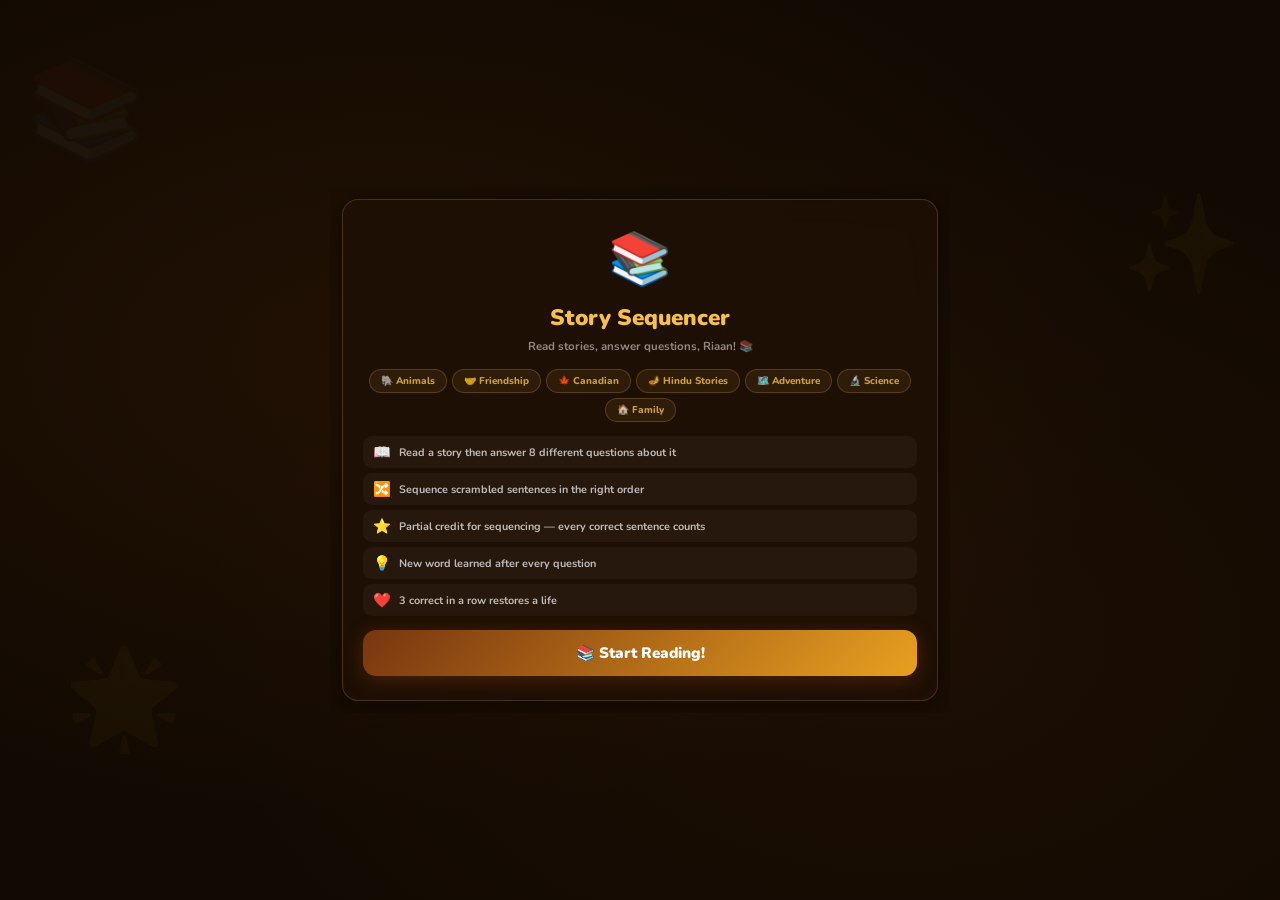
<file: story-sequencer.html>
<!DOCTYPE html>
<html lang="en">
<head>
<meta charset="UTF-8">
<meta name="viewport" content="width=device-width, initial-scale=1.0">
<title>Story Sequencer 📚 — Learning Hub</title>
<link href="https://fonts.googleapis.com/css2?family=Nunito:wght@400;600;700;800;900&family=Lora:ital,wght@0,400;0,600;1,400&display=swap" rel="stylesheet">
<style>
:root{
  --amber:#F6C04A;--amber2:#E8A020;--amber3:#FDE68A;
  --brown:#92400E;--brown2:#78350F;--cream:#FEF3C7;
  --red:#E84545;--green:#27AE60;--purple:#7C5CBF;
  --warm1:rgba(30,16,4,0.92);--warm2:rgba(255,255,255,0.08);
  --r:16px;--shadow:0 4px 24px rgba(0,0,0,0.5);
}
*{box-sizing:border-box;margin:0;padding:0;-webkit-tap-highlight-color:transparent}
html,body{height:100%;font-family:'Nunito',sans-serif;color:#fff;overflow:hidden}
body{background:#120A02;display:flex;flex-direction:column;align-items:center;justify-content:center}

.bg{position:fixed;inset:0;z-index:0;
  background:radial-gradient(ellipse at 30% 40%,rgba(146,64,14,.12) 0%,transparent 60%),
             radial-gradient(ellipse at 70% 70%,rgba(120,53,15,.10) 0%,transparent 55%),#120A02}
.bg-deco{position:fixed;font-size:6rem;opacity:.03;pointer-events:none;user-select:none}

.wrap{position:relative;z-index:1;width:100%;max-width:620px;padding:12px;
  display:flex;flex-direction:column;gap:9px;max-height:100vh;overflow-y:auto}
.wrap::-webkit-scrollbar{display:none}

/* HEADER */
.hdr{display:flex;align-items:center;gap:10px;background:var(--warm1);backdrop-filter:blur(14px);
  border:1px solid rgba(246,192,74,.15);border-radius:var(--r);padding:11px 15px;box-shadow:var(--shadow);flex-shrink:0}
.back-btn{width:32px;height:32px;border-radius:50%;background:rgba(246,192,74,.1);border:none;
  color:#fff;font-size:.95rem;cursor:pointer;display:flex;align-items:center;justify-content:center;flex-shrink:0}
.hdr-title{flex:1;font-size:1rem;font-weight:900;color:#fff}
.hdr-sub{font-size:.62rem;font-weight:700;color:rgba(255,255,255,.45)}
.lives{display:flex;gap:2px;font-size:1rem}
.star-count{font-size:.9rem;font-weight:900;color:var(--amber);white-space:nowrap}

/* INFO ROW */
.info-row{display:flex;gap:7px;flex-shrink:0}
.info-box{flex:1;background:var(--warm1);backdrop-filter:blur(14px);
  border:1px solid rgba(246,192,74,.12);border-radius:11px;padding:7px 9px;
  text-align:center;box-shadow:var(--shadow)}
.ib-val{font-size:.95rem;font-weight:900;color:#fff;line-height:1}
.ib-lbl{font-size:.5rem;font-weight:700;color:rgba(255,255,255,.4);margin-top:2px;text-transform:uppercase}
.ib-val.amber{color:var(--amber)}
.streak-badge{display:inline-flex;align-items:center;gap:3px;border-radius:99px;padding:3px 9px;
  font-size:.7rem;font-weight:900;background:rgba(246,192,74,.1);
  border:1px solid rgba(246,192,74,.2);color:var(--amber);transition:all .3s}
.streak-badge.s3{background:rgba(39,174,96,.12);border-color:rgba(39,174,96,.28);color:#90FFB0}
.streak-badge.s5{background:rgba(124,92,191,.12);border-color:rgba(124,92,191,.28);color:#C8A8FF}
.streak-badge.s7{background:rgba(246,192,74,.15);border-color:rgba(246,192,74,.3);color:var(--amber);animation:mp .6s ease infinite alternate}
@keyframes mp{from{transform:scale(1)}to{transform:scale(1.08)}}

/* POPUPS */
.popup-overlay{position:fixed;top:50%;left:50%;transform:translate(-50%,-50%) scale(0);
  z-index:9999;text-align:center;pointer-events:none;
  transition:all .25s cubic-bezier(.34,1.56,.64,1);
  background:rgba(18,10,2,0.95);backdrop-filter:blur(18px);
  border-radius:24px;padding:20px 32px;box-shadow:0 8px 40px rgba(0,0,0,0.7)}
.popup-overlay.combo{border:1.5px solid rgba(246,192,74,0.3)}
.popup-overlay.life{border:1.5px solid rgba(232,69,122,0.35)}
.popup-overlay.show{transform:translate(-50%,-50%) scale(1)}
.popup-overlay.hide{transform:translate(-50%,-50%) scale(0);opacity:0}
.po-text{font-size:1.9rem;font-weight:900;white-space:nowrap}
.po-sub{font-size:.85rem;font-weight:800;color:rgba(255,255,255,.6);margin-top:3px}

/* STORY CARD */
.story-card{background:var(--warm1);backdrop-filter:blur(14px);
  border:1.5px solid rgba(246,192,74,.2);border-radius:var(--r);
  padding:16px;box-shadow:var(--shadow),0 0 20px rgba(146,64,14,.1)}
.story-header{display:flex;align-items:center;gap:8px;margin-bottom:10px}
.story-cat{font-size:.6rem;font-weight:900;border-radius:99px;padding:3px 10px;border:1px solid}
.story-title{font-size:.88rem;font-weight:900;color:var(--amber);flex:1}
.story-grade{font-size:.58rem;font-weight:700;color:rgba(255,255,255,.35)}
.story-body{font-family:'Lora',serif;font-size:.9rem;line-height:1.75;color:rgba(255,255,255,.85)}
.story-body .sentence{transition:all .3s;border-radius:4px;padding:1px 3px;margin:0 -3px;display:inline}
.story-body .sentence.highlight{background:rgba(246,192,74,.2);color:#fff;border-radius:6px}
.story-body .sentence.highlight-q{background:rgba(124,92,191,.25);color:#fff;border-radius:6px}
.story-body .sentence.wrong{background:rgba(232,69,69,.15);color:#FF9090}
.story-body .sentence.correct{background:rgba(39,174,96,.15);color:#90FFB0}
.story-progress{display:flex;gap:4px;margin-top:10px}
.sp-dot{flex:1;height:4px;border-radius:99px;background:rgba(255,255,255,.1);transition:all .3s}
.sp-dot.done{background:var(--amber)}
.sp-dot.current{background:rgba(246,192,74,.5);animation:spPulse 1s ease infinite}
@keyframes spPulse{0%,100%{opacity:.5}50%{opacity:1}}

/* QUESTION CARD */
.q-card{background:var(--warm1);backdrop-filter:blur(14px);
  border:1.5px solid rgba(246,192,74,.15);border-radius:var(--r);
  padding:15px;box-shadow:var(--shadow)}
.q-meta{display:flex;align-items:center;justify-content:space-between;margin-bottom:10px}
.mode-tag{font-size:.62rem;font-weight:900;border-radius:99px;padding:3px 11px;border:1px solid}
.mode-tag.sequence{background:rgba(246,192,74,.1);color:var(--amber);border-color:rgba(246,192,74,.25)}
.mode-tag.inference{background:rgba(124,92,191,.1);color:#C8A8FF;border-color:rgba(124,92,191,.25)}
.mode-tag.fill{background:rgba(43,191,184,.1);color:#7DFFCC;border-color:rgba(43,191,184,.25)}
.mode-tag.predict{background:rgba(240,120,48,.1);color:#FFB060;border-color:rgba(240,120,48,.25)}
.mode-tag.whosaid{background:rgba(74,144,217,.1);color:#90CAF9;border-color:rgba(74,144,217,.25)}
.mode-tag.mood{background:rgba(232,69,122,.1);color:#FF8FAA;border-color:rgba(232,69,122,.25)}
.mode-tag.truefalse{background:rgba(39,174,96,.1);color:#90FFB0;border-color:rgba(39,174,96,.25)}
.mode-tag.vocabulary{background:rgba(246,192,74,.1);color:var(--amber);border-color:rgba(246,192,74,.25)}
.mode-tag.character{background:rgba(232,69,122,.1);color:#FF8FAA;border-color:rgba(232,69,122,.25)}
.mode-tag.title{background:rgba(124,92,191,.1);color:#C8A8FF;border-color:rgba(124,92,191,.25)}
.q-num{font-size:.6rem;font-weight:800;color:rgba(255,255,255,.35)}
.question{font-size:1.1rem;font-weight:900;color:#fff;text-align:center;
  margin-bottom:12px;line-height:1.4;min-height:38px;
  display:flex;align-items:center;justify-content:center}
.question.small{font-size:.92rem}

/* MCQ */
.opts{display:grid;grid-template-columns:1fr 1fr;gap:7px;margin-bottom:8px}
.opts.single{grid-template-columns:1fr}
.opt{padding:11px 10px;background:rgba(255,255,255,.05);
  border:1.5px solid rgba(246,192,74,.12);
  border-radius:12px;font-family:'Nunito',sans-serif;font-size:.85rem;font-weight:800;
  color:rgba(255,255,255,.85);cursor:pointer;transition:all .15s;text-align:center;word-break:break-word}
.opt:hover:not(:disabled){background:rgba(246,192,74,.1);border-color:rgba(246,192,74,.3);transform:translateY(-2px)}
.opt.correct{background:rgba(39,174,96,.2)!important;border-color:var(--green)!important;color:#90FFB0!important}
.opt.wrong{background:rgba(232,69,69,.15)!important;border-color:var(--red)!important;color:#FF9090!important;animation:shake .3s ease}

/* SEQUENCE */
.seq-instruction{font-size:.7rem;font-weight:700;color:rgba(255,255,255,.45);
  text-align:center;margin-bottom:10px;padding:6px;background:rgba(246,192,74,.05);
  border-radius:8px;border:1px solid rgba(246,192,74,.1)}
.seq-bank{display:flex;flex-direction:column;gap:6px;margin-bottom:10px}
.seq-sentence{padding:10px 13px;background:rgba(255,255,255,.06);
  border:1.5px solid rgba(246,192,74,.15);border-radius:11px;
  font-family:'Lora',serif;font-size:.82rem;font-weight:400;color:rgba(255,255,255,.85);
  cursor:pointer;transition:all .2s;line-height:1.5;display:flex;align-items:center;gap:8px}
.seq-sentence:hover:not(.placed){background:rgba(246,192,74,.1);border-color:rgba(246,192,74,.3);transform:translateX(3px)}
.seq-sentence.placed{opacity:.3;cursor:default;transform:none}
.seq-sentence.correct-order{background:rgba(39,174,96,.15);border-color:rgba(39,174,96,.3)}
.seq-sentence.wrong-order{background:rgba(232,69,69,.1);border-color:rgba(232,69,69,.25)}
.seq-num{width:22px;height:22px;border-radius:50%;background:rgba(246,192,74,.15);
  display:flex;align-items:center;justify-content:center;font-size:.65rem;font-weight:900;
  color:var(--amber);flex-shrink:0}
.seq-slots{display:flex;flex-direction:column;gap:6px;margin-bottom:10px}
.seq-slot{padding:10px 13px;background:rgba(255,255,255,.03);
  border:1.5px dashed rgba(255,255,255,.12);border-radius:11px;
  font-family:'Lora',serif;font-size:.82rem;font-weight:400;
  color:rgba(255,255,255,.25);display:flex;align-items:center;gap:8px;
  min-height:46px;transition:all .2s;cursor:pointer}
.seq-slot.filled{background:rgba(246,192,74,.08);border-style:solid;border-color:rgba(246,192,74,.2);color:rgba(255,255,255,.85)}
.seq-slot.filled:hover{background:rgba(232,69,69,.1);border-color:rgba(232,69,69,.25)}
.seq-slot .slot-num{width:22px;height:22px;border-radius:50%;background:rgba(255,255,255,.08);
  display:flex;align-items:center;justify-content:center;font-size:.65rem;font-weight:900;
  color:rgba(255,255,255,.4);flex-shrink:0}

/* FILL BLANK */
.fill-sentence{font-family:'Lora',serif;font-size:.95rem;line-height:1.8;color:rgba(255,255,255,.85);
  text-align:center;margin-bottom:12px;padding:12px;background:rgba(246,192,74,.05);
  border-radius:11px;border:1px solid rgba(246,192,74,.1)}
.fill-blank{display:inline-block;min-width:80px;border-bottom:2px solid var(--amber);
  color:var(--amber);font-weight:700;text-align:center;padding:0 4px}

/* TRUE/FALSE */
.tf-opts{display:grid;grid-template-columns:1fr 1fr;gap:10px}
.tf-btn{padding:16px;border:2px solid rgba(255,255,255,.1);border-radius:13px;
  font-family:'Nunito',sans-serif;font-size:1rem;font-weight:900;
  cursor:pointer;transition:all .2s;text-align:center}
.tf-btn.true-btn{background:rgba(39,174,96,.1);border-color:rgba(39,174,96,.2);color:#90FFB0}
.tf-btn.false-btn{background:rgba(232,69,69,.1);border-color:rgba(232,69,69,.2);color:#FF9090}
.tf-btn:hover:not(:disabled){transform:translateY(-3px);filter:brightness(1.2)}
.tf-btn.correct{filter:brightness(1.3);box-shadow:0 4px 16px rgba(39,174,96,.3)}
.tf-btn.wrong{opacity:.5;animation:shake .3s ease}

/* MOOD */
.mood-opts{display:grid;grid-template-columns:1fr 1fr;gap:8px}
.mood-btn{padding:14px 10px;border:1.5px solid rgba(255,255,255,.1);border-radius:13px;
  font-family:'Nunito',sans-serif;font-size:.88rem;font-weight:800;
  cursor:pointer;transition:all .2s;text-align:center;background:rgba(255,255,255,.05)}
.mood-btn:hover:not(:disabled){transform:translateY(-2px);filter:brightness(1.15)}
.mood-btn.correct{background:rgba(39,174,96,.2)!important;border-color:var(--green)!important;color:#90FFB0!important}
.mood-btn.wrong{background:rgba(232,69,69,.1)!important;border-color:var(--red)!important;animation:shake .3s ease}

/* HINT + SHOW PIC */
.btn-row{display:flex;gap:7px;margin-top:8px}
.show-pic-btn{flex:1;padding:8px;background:rgba(246,192,74,.08);
  border:1.5px solid rgba(246,192,74,.18);border-radius:10px;
  font-family:'Nunito',sans-serif;font-size:.68rem;font-weight:800;
  color:rgba(246,192,74,.7);cursor:pointer;transition:all .2s;
  display:flex;align-items:center;justify-content:center;gap:5px}
.show-pic-btn:hover{background:rgba(246,192,74,.15);color:var(--amber)}
.hint-btn{flex:1;padding:8px;background:rgba(255,255,255,.05);
  border:1.5px solid rgba(255,255,255,.1);border-radius:10px;
  font-family:'Nunito',sans-serif;font-size:.68rem;font-weight:800;
  color:rgba(255,255,255,.4);cursor:pointer;transition:all .2s;
  display:flex;align-items:center;justify-content:center;gap:5px;display:none}
.hint-btn:hover{background:rgba(246,192,74,.1);border-color:rgba(246,192,74,.2);color:var(--amber)}
.hint-btn.used{opacity:.35;cursor:default}
.hint-box{background:rgba(246,192,74,.07);border:1px solid rgba(246,192,74,.15);
  border-radius:10px;padding:8px 12px;margin-top:6px;display:none}
.hint-box.show{display:block}
.hint-txt{font-size:.72rem;font-weight:700;color:rgba(255,255,255,.65)}

/* EXPLANATION */
.explanation-card{margin-top:10px;border-radius:13px;padding:13px 15px;display:none;animation:slideDown .3s ease}
.explanation-card.show{display:block}
.explanation-card.ok{background:rgba(39,174,96,.1);border:1.5px solid rgba(39,174,96,.22)}
.explanation-card.no{background:rgba(232,69,69,.08);border:1.5px solid rgba(232,69,69,.2)}
.explanation-card.partial{background:rgba(246,192,74,.08);border:1.5px solid rgba(246,192,74,.2)}
.ex-result{display:flex;align-items:center;gap:8px;margin-bottom:6px}
.ex-icon{font-size:1.2rem;flex-shrink:0}
.ex-answer{font-size:.88rem;font-weight:900;color:#fff}
.ex-answer span{color:var(--amber)}
.ex-explain{font-size:.74rem;font-weight:700;color:rgba(255,255,255,.7);line-height:1.55;margin-bottom:7px}
.ex-word{background:rgba(246,192,74,.07);border:1px solid rgba(246,192,74,.15);
  border-radius:9px;padding:8px 11px;margin-bottom:9px;display:none}
.ex-word.show{display:block}
.ex-word-lbl{font-size:.57rem;font-weight:900;color:var(--amber);text-transform:uppercase;letter-spacing:.5px;margin-bottom:2px}
.ex-word-txt{font-size:.72rem;font-weight:700;color:rgba(255,255,255,.75);line-height:1.5}
.ex-next{width:100%;padding:10px;border:none;border-radius:11px;font-family:'Nunito',sans-serif;
  font-size:.85rem;font-weight:900;cursor:pointer;color:#fff}
.ex-next.ok{background:linear-gradient(135deg,var(--green),#52D08A)}
.ex-next.no{background:linear-gradient(135deg,var(--amber2),var(--amber));color:#1A0A00}
.ex-next.partial{background:linear-gradient(135deg,var(--amber2),var(--amber));color:#1A0A00}

/* ROUND SUMMARY */
.round-story-card{background:var(--warm1);backdrop-filter:blur(14px);
  border:1.5px solid rgba(246,192,74,.2);border-radius:var(--r);padding:16px;box-shadow:var(--shadow)}
.rs-title{font-size:.78rem;font-weight:900;color:var(--amber);margin-bottom:10px;
  display:flex;align-items:center;gap:6px}
.rs-story{font-family:'Lora',serif;font-size:.85rem;line-height:1.8;color:rgba(255,255,255,.8)}
.rs-sentence{display:inline}
.rs-sentence.missed{color:#FF9090;background:rgba(232,69,69,.1);border-radius:4px;padding:1px 3px}
.rs-fact{background:rgba(246,192,74,.07);border:1px solid rgba(246,192,74,.15);
  border-radius:9px;padding:9px 12px;margin-top:10px}
.rs-fact-lbl{font-size:.57rem;font-weight:900;color:var(--amber);text-transform:uppercase;letter-spacing:.5px;margin-bottom:3px}
.rs-fact-txt{font-size:.72rem;font-weight:700;color:rgba(255,255,255,.7);line-height:1.5}

/* SCREENS */
.screen{display:none}.screen.active{display:flex;flex-direction:column;gap:9px}

/* START */
.start-card{background:var(--warm1);backdrop-filter:blur(14px);
  border:1.5px solid rgba(246,192,74,.2);border-radius:var(--r);
  padding:24px 20px;text-align:center;box-shadow:var(--shadow)}
.start-icon{font-size:3.2rem;margin-bottom:8px;display:block;animation:float 3s ease-in-out infinite}
@keyframes float{0%,100%{transform:translateY(0)}50%{transform:translateY(-8px)}}
.start-title{font-size:1.4rem;font-weight:900;color:var(--amber);margin-bottom:4px}
.start-sub{font-size:.72rem;font-weight:700;color:rgba(255,255,255,.5);margin-bottom:14px;line-height:1.6}
.cat-chips{display:flex;flex-wrap:wrap;gap:5px;justify-content:center;margin-bottom:14px}
.cat-chip{font-size:.62rem;font-weight:800;border-radius:99px;padding:4px 11px;border:1px solid;
  background:rgba(246,192,74,.08);border-color:rgba(246,192,74,.2);color:rgba(246,192,74,.8)}
.rules{display:flex;flex-direction:column;gap:5px;text-align:left;margin-bottom:14px}
.rule{display:flex;align-items:center;gap:8px;background:rgba(255,255,255,.04);border-radius:9px;padding:6px 10px}
.rule-ico{font-size:.9rem;flex-shrink:0}
.rule-txt{font-size:.68rem;font-weight:700;color:rgba(255,255,255,.7)}
.start-btn{width:100%;padding:13px;border:none;border-radius:13px;
  background:linear-gradient(135deg,var(--brown2),var(--amber2));
  color:#fff;font-family:'Nunito',sans-serif;font-size:.95rem;font-weight:900;
  cursor:pointer;box-shadow:0 4px 20px rgba(146,64,14,.4);transition:all .2s}
.start-btn:hover{transform:translateY(-2px)}
.pb-row{display:flex;align-items:center;justify-content:center;gap:6px;margin-top:9px;
  font-size:.7rem;font-weight:700;color:rgba(255,255,255,.4)}
.pb-val{color:var(--amber);font-weight:900}

/* ROUND END */
.re-card{background:var(--warm1);backdrop-filter:blur(14px);
  border:1.5px solid rgba(246,192,74,.2);border-radius:var(--r);
  padding:20px 16px;text-align:center;box-shadow:var(--shadow)}
.re-icon{font-size:2.6rem;margin-bottom:6px;display:block}
.re-title{font-size:1.1rem;font-weight:900;color:var(--amber);margin-bottom:3px}
.re-stats{display:flex;gap:7px;margin:10px 0}
.re-stat{flex:1;background:rgba(255,255,255,.05);border-radius:10px;padding:9px;text-align:center}
.re-sv{font-size:1.1rem;font-weight:900;color:var(--amber)}
.re-sl{font-size:.53rem;font-weight:700;color:rgba(255,255,255,.4);margin-top:2px}
.re-btn{width:100%;padding:10px;border:none;border-radius:12px;font-family:'Nunito',sans-serif;
  font-size:.85rem;font-weight:900;cursor:pointer;transition:all .2s}
.re-btn.next{background:linear-gradient(135deg,var(--brown2),var(--amber2));color:#fff}
.re-btn.home{background:rgba(255,255,255,.06);color:rgba(255,255,255,.5);margin-top:6px}

/* GAME OVER */
.go-card{background:var(--warm1);backdrop-filter:blur(14px);
  border:1.5px solid rgba(246,192,74,.2);border-radius:var(--r);
  padding:24px 18px;text-align:center;box-shadow:var(--shadow)}
.go-trophy{font-size:3.8rem;margin-bottom:7px;display:block;animation:float 2s ease-in-out infinite}
.go-title{font-size:1.3rem;font-weight:900;color:var(--amber);margin-bottom:3px}
.go-score{font-size:2.4rem;font-weight:900;color:var(--amber);line-height:1}
.go-earned{font-size:.85rem;font-weight:800;color:#90FFB0;margin-top:3px}
.go-msg{font-size:.74rem;font-weight:700;color:rgba(255,255,255,.5);margin:7px 0 3px;line-height:1.5}
.new-best{background:rgba(246,192,74,.1);border:1px solid rgba(246,192,74,.25);
  border-radius:10px;padding:8px 13px;font-size:.78rem;font-weight:900;
  color:var(--amber);margin:7px 0;animation:popIn .4s ease}
.go-stats{display:flex;gap:6px;margin-bottom:12px}
.go-stat{flex:1;background:rgba(255,255,255,.05);border-radius:10px;padding:8px;text-align:center}
.go-sv{font-size:1rem;font-weight:900;color:#fff}
.go-sl{font-size:.5rem;font-weight:700;color:rgba(255,255,255,.4);margin-top:2px}
.go-btns{display:flex;flex-direction:column;gap:6px}
.go-btn{width:100%;padding:10px;border:none;border-radius:12px;font-family:'Nunito',sans-serif;font-size:.85rem;font-weight:900;cursor:pointer;transition:all .2s}
.go-btn.play{background:linear-gradient(135deg,var(--brown2),var(--amber2));color:#fff}
.go-btn.home{background:rgba(255,255,255,.06);color:rgba(255,255,255,.5)}

@keyframes shake{0%,100%{transform:translateX(0)}25%{transform:translateX(-8px)}75%{transform:translateX(8px)}}
@keyframes slideDown{from{opacity:0;transform:translateY(-8px)}to{opacity:1;transform:translateY(0)}}
@keyframes popIn{0%{transform:scale(.94)}60%{transform:scale(1.05)}100%{transform:scale(1)}}
</style>
</head>
<body>
<div class="bg"></div>
<div class="bg-deco" style="top:5%;left:2%">📚</div>
<div class="bg-deco" style="top:20%;right:3%">✨</div>
<div class="bg-deco" style="bottom:15%;left:5%">🌟</div>

<div class="popup-overlay combo" id="combo-popup">
  <div class="po-text" id="combo-text">BOOKWORM! 📚</div>
  <div class="po-sub" id="combo-sub">3 correct!</div>
</div>
<div class="popup-overlay life" id="life-popup">
  <div class="po-text">❤️ Life Restored!</div>
  <div class="po-sub">3 correct in a row!</div>
</div>

<div class="wrap">
  <!-- START -->
  <div id="startScreen" class="screen active">
    <div class="start-card">
      <span class="start-icon">📚</span>
      <div class="start-title">Story Sequencer</div>
      <div class="start-sub" id="start-greeting">Read stories, answer questions, explore words!</div>
      <div class="cat-chips">
        <span class="cat-chip">🐘 Animals</span><span class="cat-chip">🤝 Friendship</span>
        <span class="cat-chip">🍁 Canadian</span><span class="cat-chip">🪔 Hindu Stories</span>
        <span class="cat-chip">🗺️ Adventure</span><span class="cat-chip">🔬 Science</span>
        <span class="cat-chip">🏠 Family</span>
      </div>
      <div class="rules">
        <div class="rule"><span class="rule-ico">📖</span><span class="rule-txt">Read a story then answer 8 different questions about it</span></div>
        <div class="rule"><span class="rule-ico">🔀</span><span class="rule-txt">Sequence scrambled sentences in the right order</span></div>
        <div class="rule"><span class="rule-ico">⭐</span><span class="rule-txt">Partial credit for sequencing — every correct sentence counts</span></div>
        <div class="rule"><span class="rule-ico">💡</span><span class="rule-txt">New word learned after every question</span></div>
        <div class="rule"><span class="rule-ico">❤️</span><span class="rule-txt">3 correct in a row restores a life</span></div>
      </div>
      <button class="start-btn" onclick="startGame()">📚 Start Reading!</button>
      <div class="pb-row" id="pb-row" style="display:none">🏆 Personal Best: <span class="pb-val" id="pb-val">0</span> stars</div>
    </div>
  </div>

  <!-- GAME -->
  <div id="gameScreen" class="screen">
    <div class="hdr">
      <button class="back-btn" onclick="confirmQuit()">←</button>
      <div style="flex:1">
        <div class="hdr-title">📚 Story Sequencer</div>
        <div class="hdr-sub" id="g-player-label">Riaan · Grade 3</div>
      </div>
      <div class="lives" id="lives-display">❤️❤️❤️</div>
      <div class="star-count">⭐ <span id="g-stars">0</span></div>
    </div>
    <div class="info-row">
      <div class="info-box"><div class="ib-val amber" id="g-round">1</div><div class="ib-lbl">Story</div></div>
      <div class="info-box"><div class="ib-val" id="g-qnum">1/8</div><div class="ib-lbl">Question</div></div>
      <div class="info-box" style="flex:1.5">
        <div class="ib-val" id="g-mode-display" style="font-size:.7rem;color:rgba(255,255,255,.7)">Sequencing</div>
        <div class="ib-lbl">Mode</div>
      </div>
      <div class="info-box" style="display:flex;align-items:center;justify-content:center">
        <div id="streak-badge" class="streak-badge">0 📚</div>
      </div>
    </div>
    <!-- STORY -->
    <div class="story-card" id="story-card">
      <div class="story-header">
        <span class="story-cat" id="g-story-cat">Animals</span>
        <span class="story-title" id="g-story-title">Loading...</span>
        <span class="story-grade" id="g-story-grade">Grade 3</span>
      </div>
      <div class="story-body" id="story-body"></div>
      <div class="story-progress" id="story-progress"></div>
    </div>
    <!-- QUESTION -->
    <div class="q-card">
      <div class="q-meta">
        <span class="mode-tag" id="g-mode-tag">Sequence</span>
        <span class="q-num" id="g-qnum2">Q 1/8</span>
      </div>
      <div class="question" id="g-question">Loading...</div>
      <div id="q-content"></div>
      <div class="btn-row">
        <button class="show-pic-btn" onclick="showPicture()">🔍 Show Picture</button>
        <button class="hint-btn" id="hint-btn" onclick="useHint()">💡 Hint</button>
      </div>
      <div class="hint-box" id="hint-box"><div class="hint-txt" id="hint-txt"></div></div>
      <div class="explanation-card" id="explanation-card">
        <div class="ex-result">
          <span class="ex-icon" id="ex-icon">✅</span>
          <span class="ex-answer" id="ex-answer">Correct!</span>
        </div>
        <div class="ex-explain" id="ex-explain"></div>
        <div class="ex-word" id="ex-word">
          <div class="ex-word-lbl">📖 New Word</div>
          <div class="ex-word-txt" id="ex-word-txt"></div>
        </div>
        <button class="ex-next" id="ex-next" onclick="advanceQuestion()">Next →</button>
      </div>
    </div>
  </div>

  <!-- ROUND END -->
  <div id="roundEndScreen" class="screen">
    <div class="re-card">
      <span class="re-icon" id="re-icon">⭐</span>
      <div class="re-title" id="re-title">Story 1 Complete!</div>
      <div class="re-stats">
        <div class="re-stat"><div class="re-sv" id="re-correct">0</div><div class="re-sl">Correct</div></div>
        <div class="re-stat"><div class="re-sv" id="re-acc">0%</div><div class="re-sl">Accuracy</div></div>
        <div class="re-stat"><div class="re-sv" id="re-stars-r">0</div><div class="re-sl">Stars</div></div>
        <div class="re-stat"><div class="re-sv" id="re-streak-r">0</div><div class="re-sl">Best Streak</div></div>
      </div>
      <div style="font-size:.72rem;font-weight:700;color:rgba(255,255,255,.45);margin-bottom:10px;text-align:center" id="re-msg"></div>
      <button class="re-btn next" id="re-next-btn" onclick="nextRound()">Next Story →</button>
      <button class="re-btn home" onclick="goHome()">🏠 Back to Hub</button>
    </div>
    <!-- Story review -->
    <div class="round-story-card" id="round-story-review"></div>
  </div>

  <!-- GAME OVER -->
  <div id="gameOverScreen" class="screen">
    <div class="go-card">
      <span class="go-trophy" id="go-trophy">🏆</span>
      <div class="go-title">Story Complete!</div>
      <div class="go-score" id="go-score">0 ⭐</div>
      <div class="go-earned" id="go-earned">+0 stars saved</div>
      <div id="new-best-banner" class="new-best" style="display:none">🏆 NEW PERSONAL BEST!</div>
      <div class="go-msg" id="go-msg">Great reading!</div>
      <div class="go-stats">
        <div class="go-stat"><div class="go-sv" id="go-stories">1</div><div class="go-sl">Stories</div></div>
        <div class="go-stat"><div class="go-sv" id="go-correct">0</div><div class="go-sl">Correct</div></div>
        <div class="go-stat"><div class="go-sv" id="go-streak">0</div><div class="go-sl">Best Streak</div></div>
        <div class="go-stat"><div class="go-sv" id="go-pb">0</div><div class="go-sl">Personal Best</div></div>
      </div>
      <div class="go-btns">
        <button class="go-btn play" onclick="restartGame()">📚 Read Again</button>
        <button class="go-btn home" onclick="goHome()">🏠 Back to Hub</button>
      </div>
    </div>
  </div>
</div>

<script>
const SB='https://tnhgihzfwqsflpueivwe.supabase.co',KEY='sb_publishable_MOfPmwQ3sKgia0bnOfrIdw_rY7FaJCr';
const db=(p,o={})=>fetch(`${SB}/rest/v1/${p}`,{headers:{'apikey':KEY,'Authorization':`Bearer ${KEY}`,'Content-Type':'application/json','Prefer':o.prefer||'return=representation',...o.headers},method:o.method||'GET',body:o.body?JSON.stringify(o.body):undefined}).then(r=>r.json()).catch(()=>[]);

const params=new URLSearchParams(window.location.search);
const playerName=params.get('player')||'riaan';
const isQuest=params.get('quest')==='1'; // only quest-launched plays earn stars
let playerId=null,playerGrade=3,personalBest=0;

// ── STORY BANK ────────────────────────────────────────────────────
const STORIES=[
  // ANIMALS
  {id:'elephant_river',title:'The Elephant at the River',category:'Animals',emoji:'🐘',
   grade:1,pic:'elephant drinking river Africa',
   sentences:[
     'A big elephant walked slowly to the river.',
     'She dipped her long trunk into the cool water.',
     'She sprayed water all over her back to cool down.',
     'Then she splashed and played until the sun went down.'
   ],
   vocab:[
     {word:'trunk',def:'The long nose of an elephant, used to breathe, smell, drink and pick up things'},
     {word:'sprayed',def:'Shot liquid out in small drops'},
     {word:'dipped',def:'Put something briefly into a liquid'},
     {word:'splashed',def:'Hit a liquid so that it flies up in drops'},
   ],
   fact:'Elephants use their trunks like a built-in water hose — they can suck up to 14 litres of water at once!',
   mood:'Happy',
   questions:{
     inference:'Why did the elephant spray water on her back?',inference_opts:['To clean herself','To cool down in the heat','To scare other animals','To wash her trunk'],inference_ans:'To cool down in the heat',
     predict:'What do you think the elephant does the next morning?',predict_opts:['She goes back to the river','She flies away','She turns into a fish','She sleeps all day'],predict_ans:'She goes back to the river',
     character:'How did the elephant feel at the river?',character_opts:['Scared','Lonely','Happy and refreshed','Angry'],character_ans:'Happy and refreshed',
     truefalse_q:'The elephant used her ears to carry water.',truefalse_ans:false,
     vocabulary_word:'trunk',vocabulary_q:'In this story, the word "trunk" means:',vocabulary_opts:['A suitcase','A car boot','The elephant\'s long nose','A tree stump'],vocabulary_ans:'The elephant\'s long nose',
     fill_sentence:'She dipped her long ___ into the cool water.',fill_blank:'trunk',fill_opts:['tail','trunk','leg','ear'],
     title_opts:['The Hot Desert','The Elephant at the River','A Day at the Zoo','The Clever Fish'],title_ans:'The Elephant at the River',
     whosaid:null
   }
  },
  // FRIENDSHIP
  {id:'maya_kite',title:'Maya\'s Kite',category:'Friendship',emoji:'🤝',
   grade:1,pic:'children flying kite together park',
   sentences:[
     'Maya wanted to fly her new kite in the park.',
     'But the string got all twisted and she started to cry.',
     'Her friend Sam ran over and helped untangle the string.',
     'Together they sent the kite soaring high into the blue sky.',
     'Maya smiled and said, "Everything is better with a friend!"'
   ],
   vocab:[
     {word:'twisted',def:'Turned or wound so as to form a spiral or tangle'},
     {word:'untangle',def:'Free something from being twisted or knotted'},
     {word:'soaring',def:'Flying or rising high in the air'},
     {word:'together',def:'With another person or group'},
   ],
   fact:'The kite was invented in China about 2,800 years ago — making it one of the oldest flying objects ever made!',
   mood:'Happy',
   questions:{
     inference:'Why did Maya start to cry?',inference_opts:['She lost her kite','Her string got twisted and she couldn\'t fly it','Sam took her kite','It started to rain'],inference_ans:'Her string got twisted and she couldn\'t fly it',
     predict:'What will Maya and Sam probably do next time?',predict_opts:['Never fly kites again','Fly kites together again','Give the kite away','Stay inside'],predict_ans:'Fly kites together again',
     character:'How did Maya feel at the END of the story?',character_opts:['Sad and upset','Happy and grateful','Tired','Confused'],character_ans:'Happy and grateful',
     truefalse_q:'Sam helped Maya fix her kite string.',truefalse_ans:true,
     vocabulary_word:'soaring',vocabulary_q:'What does "soaring" mean in this story?',vocabulary_opts:['Falling down fast','Flying high in the air','Spinning around','Getting wet'],vocabulary_ans:'Flying high in the air',
     fill_sentence:'Together they sent the kite ___ high into the blue sky.',fill_blank:'soaring',fill_opts:['falling','soaring','crashing','rolling'],
     title_opts:['Sam Goes to the Park','The Broken Kite','Maya\'s Kite','A Windy Day'],title_ans:'Maya\'s Kite',
     whosaid:{line:'"Everything is better with a friend!"',opts:['Sam','Maya','A stranger','Maya\'s mum'],ans:'Maya'}
   }
  },
  // CANADIAN
  {id:'hockey_night',title:'Hockey Night in Canada',category:'Canadian',emoji:'🍁',
   grade:1,pic:'children ice hockey Canada winter',
   sentences:[
     'Every Saturday night, the Singh family watched hockey together.',
     'Priya pulled on her red and white jersey and cheered loudly.',
     'When Canada scored, her dad lifted her up in the air.',
     'They ate samosas and drank hot chocolate while the snow fell outside.',
     'Priya said it was the best night of the whole week.'
   ],
   vocab:[
     {word:'jersey',def:'A shirt worn as part of a team\'s uniform'},
     {word:'cheered',def:'Shouted with excitement to show support'},
     {word:'scored',def:'Got a point or goal in a game'},
     {word:'tradition',def:'Something families do regularly, passed down through generations'},
   ],
   fact:'Hockey is Canada\'s national winter sport. Canada has won the most Olympic gold medals in ice hockey!',
   mood:'Happy',
   questions:{
     inference:'Why did Priya\'s dad lift her up?',inference_opts:['She was scared','Canada scored a goal','She dropped her samosa','The TV broke'],inference_ans:'Canada scored a goal',
     predict:'What will the Singh family probably do NEXT Saturday?',predict_opts:['Move to a new city','Watch hockey again','Stop watching hockey','Go swimming'],predict_ans:'Watch hockey again',
     character:'How did Priya feel during the game?',character_opts:['Bored','Excited and happy','Nervous and worried','Tired and sleepy'],character_ans:'Excited and happy',
     truefalse_q:'The Singh family watched hockey on Friday nights.',truefalse_ans:false,
     vocabulary_word:'jersey',vocabulary_q:'What is a "jersey" in this story?',vocabulary_opts:['A type of food','A hockey team shirt','A warm blanket','A province in Canada'],vocabulary_ans:'A hockey team shirt',
     fill_sentence:'Priya pulled on her red and white ___ and cheered loudly.',fill_blank:'jersey',fill_opts:['hat','jersey','skates','boots'],
     title_opts:['Snow Day','The Hockey Match','Hockey Night in Canada','Samosas and Hot Chocolate'],title_ans:'Hockey Night in Canada',
     whosaid:{line:'"It was the best night of the whole week."',opts:['Priya\'s dad','Priya','Priya\'s mum','The hockey commentator'],ans:'Priya'}
   }
  },
  // HINDU STORY
  {id:'ganesha_pen',title:'Ganesha and the Pen',category:'Hindu Stories',emoji:'🪔',
   grade:3,pic:'Ganesha writing Mahabharata Hindu mythology',
   sentences:[
     'Long ago, the wise sage Vyasa wanted to write the great story of the Mahabharata.',
     'But the story was so vast that his hand could never write fast enough.',
     'He prayed to Lord Ganesha, the remover of obstacles, for help.',
     'Ganesha agreed, but with one condition — Vyasa must never stop dictating.',
     'Ganesha broke off his own tusk to use as a pen and began to write.',
     'Together, they created one of the longest poems ever written.'
   ],
   vocab:[
     {word:'sage',def:'A very wise person, especially one who is respected for spiritual knowledge'},
     {word:'vast',def:'Very large or great in area or amount'},
     {word:'obstacles',def:'Things that block your way or make something difficult'},
     {word:'dictating',def:'Speaking aloud so someone else can write it down'},
     {word:'tusk',def:'A long pointed tooth that sticks out of an animal\'s mouth'},
     {word:'condition',def:'A rule that must be agreed to before something happens'},
   ],
   fact:'The Mahabharata is one of the longest epic poems in the world with over 200,000 verse lines — 10 times longer than the Iliad and Odyssey combined!',
   mood:'Inspiring',
   questions:{
     inference:'Why did Ganesha break off his own tusk?',inference_opts:['It was hurting him','He needed a pen to write with','He wanted to give Vyasa a gift','He was angry'],inference_ans:'He needed a pen to write with',
     predict:'What do you think happened if Vyasa stopped dictating?',predict_opts:['Ganesha would continue writing','Ganesha would stop writing immediately','The pen would break','The story would end'],predict_ans:'Ganesha would stop writing immediately',
     character:'What does Ganesha\'s action show about his character?',character_opts:['He was selfish','He was wise and willing to sacrifice','He was lazy','He was forgetful'],character_ans:'He was wise and willing to sacrifice',
     truefalse_q:'Vyasa wrote the Mahabharata all by himself.',truefalse_ans:false,
     vocabulary_word:'obstacles',vocabulary_q:'Ganesha is called "the remover of obstacles." What are obstacles?',vocabulary_opts:['Beautiful flowers','Things that block your way','Musical instruments','Types of food'],vocabulary_ans:'Things that block your way',
     fill_sentence:'Ganesha broke off his own ___ to use as a pen.',fill_blank:'tusk',fill_opts:['ear','tusk','trunk','tail'],
     title_opts:['The Longest Book','How Paper Was Made','Ganesha and the Pen','Vyasa\'s Dream'],title_ans:'Ganesha and the Pen',
     whosaid:{line:'"You must never stop dictating."',opts:['Vyasa','Ganesha','A student','Lord Brahma'],ans:'Ganesha'}
   }
  },
  // ADVENTURE
  {id:'lighthouse_keeper',title:'The Lighthouse Keeper\'s Discovery',category:'Adventure',emoji:'🗺️',
   grade:3,pic:'lighthouse rocky coast ocean stormy',
   sentences:[
     'Old Thomas had kept the lighthouse for forty years, guiding ships safely through the fog.',
     'One stormy night, he noticed an unusual light blinking from the rocky shore below.',
     'He pulled on his heavy coat and climbed down the steep path with his lantern.',
     'Hidden in a crevice was an old iron box, still locked tight after decades.',
     'Inside were letters — love letters from a sailor to his family, never delivered.',
     'Thomas posted them the very next morning, and three families finally received news of their grandfather.'
   ],
   vocab:[
     {word:'crevice',def:'A narrow opening or crack in rock or a wall'},
     {word:'decades',def:'Periods of ten years'},
     {word:'steep',def:'Rising or falling sharply; almost vertical'},
     {word:'guiding',def:'Showing the way to someone who is travelling'},
     {word:'unusual',def:'Not often seen or done; remarkable or surprising'},
     {word:'delivered',def:'Taken and given to the correct person or place'},
   ],
   fact:'Lighthouses were built as early as 280 BC — the Lighthouse of Alexandria in Egypt was one of the Seven Wonders of the Ancient World!',
   mood:'Exciting',
   questions:{
     inference:'Why did Thomas climb down to the rocky shore in a storm?',inference_opts:['He was looking for fish','He saw an unusual light and was curious','He lost his keys','He wanted a walk'],inference_ans:'He saw an unusual light and was curious',
     predict:'How do you think the three families felt when they received the letters?',predict_opts:['Confused and angry','Overwhelmed with emotion and gratitude','They threw them away','They didn\'t care'],predict_ans:'Overwhelmed with emotion and gratitude',
     character:'What does Thomas posting the letters tell us about him?',character_opts:['He was nosy','He was kind and responsible','He wanted a reward','He was bored'],character_ans:'He was kind and responsible',
     truefalse_q:'The iron box was hidden inside the lighthouse.',truefalse_ans:false,
     vocabulary_word:'crevice',vocabulary_q:'Where was the iron box hidden?',vocabulary_opts:['In a tall tower','In a crevice in the rocks','Under the sea','In Thomas\'s coat'],vocabulary_ans:'In a crevice in the rocks',
     fill_sentence:'Old Thomas had kept the lighthouse for ___ years.',fill_blank:'forty',fill_opts:['ten','forty','two','hundred'],
     title_opts:['Lost at Sea','The Lighthouse Keeper\'s Discovery','Thomas and the Storm','Letters from the Past'],title_ans:'The Lighthouse Keeper\'s Discovery',
     whosaid:null
   }
  },
  // SCIENCE
  {id:'seed_travels',title:'How Seeds Travel',category:'Science',emoji:'🔬',
   grade:3,pic:'dandelion seeds blowing wind nature',
   sentences:[
     'Plants cannot walk, so they have clever ways to send their seeds far away.',
     'Some seeds have tiny parachutes of fluff, like dandelions, and float on the wind.',
     'Others have hooks that catch on animal fur and hitch a ride to a new place.',
     'Coconuts travel across entire oceans, floating on the water for months.',
     'Some seeds are inside fruits that animals eat and then deposit elsewhere.',
     'Each method ensures the plant\'s children grow up far from their parents.'
   ],
   vocab:[
     {word:'deposit',def:'To leave something somewhere, especially seeds left in animal droppings'},
     {word:'ensures',def:'Makes certain that something will happen'},
     {word:'method',def:'A particular way of doing something'},
     {word:'hitch',def:'To get a free ride; to travel by attaching to something else'},
     {word:'fluff',def:'Soft light fibres or threads'},
     {word:'parachutes',def:'Devices shaped like umbrellas that slow a fall through air'},
   ],
   fact:'A coconut is technically a seed! It can survive floating in salt water for up to 110 days and still germinate when it reaches land.',
   mood:'Interesting',
   questions:{
     inference:'Why do plants need to send seeds far away?',inference_opts:['So birds can eat them','So they don\'t compete with the parent plant','Because seeds are heavy','To make more parachutes'],inference_ans:'So they don\'t compete with the parent plant',
     predict:'If you planted a dandelion seed indoors with no wind, what would be different?',predict_opts:['It would grow faster','The seeds couldn\'t travel by wind','It would never grow','The seeds would swim'],predict_ans:'The seeds couldn\'t travel by wind',
     character:'What does this story show about plants?',character_opts:['Plants are boring','Plants have clever survival strategies','Plants need humans to survive','Plants can walk slowly'],character_ans:'Plants have clever survival strategies',
     truefalse_q:'Coconut seeds travel by attaching to animal fur.',truefalse_ans:false,
     vocabulary_word:'deposit',vocabulary_q:'What does "deposit" mean in this story?',vocabulary_opts:['Put money in a bank','Leave seeds somewhere in droppings','Float on water','Catch on fur'],vocabulary_ans:'Leave seeds somewhere in droppings',
     fill_sentence:'Some seeds have hooks that catch on animal fur and ___ a ride.',fill_blank:'hitch',fill_opts:['buy','hitch','steal','lose'],
     title_opts:['The Life of a Flower','Coconuts and Oceans','How Seeds Travel','Animals and Plants'],title_ans:'How Seeds Travel',
     whosaid:null
   }
  },
  // DIWALI
  {id:'diwali_light',title:'The Festival of Lights',category:'Hindu Stories',emoji:'🪔',
   grade:1,pic:'Diwali diyas oil lamps festival lights India',
   sentences:[
     'Arjun and his family lit little clay lamps called diyas all around their home.',
     'The warm golden light danced and flickered in the gentle breeze.',
     'Arjun\'s grandmother told him that the lights welcome goodness and push away darkness.',
     'They shared sweet mithai with their neighbours and burst colourful crackers.',
     'Arjun looked up at the sky full of colours and felt his heart fill with joy.'
   ],
   vocab:[
     {word:'diyas',def:'Small clay oil lamps used during Diwali celebrations'},
     {word:'flickered',def:'Shone with a light that keeps going on and off or moving'},
     {word:'mithai',def:'Traditional Indian sweets shared during festivals'},
     {word:'goodness',def:'The quality of being kind, honest, and morally right'},
   ],
   fact:'Diwali is celebrated by over 1 billion people worldwide and is one of the biggest festivals in the world! It celebrates the victory of light over darkness.',
   mood:'Happy',
   questions:{
     inference:'Why did Arjun\'s family light diyas?',inference_opts:['Because the electricity went off','To welcome goodness and push away darkness','To cook food','Because they were cold'],inference_ans:'To welcome goodness and push away darkness',
     predict:'What will Arjun probably remember most about Diwali?',predict_opts:['A boring evening at home','The lights, sweets and fireworks with family','Going to school','A sad moment'],predict_ans:'The lights, sweets and fireworks with family',
     character:'How did Arjun feel at the end of the story?',character_opts:['Sad and lonely','Full of joy','Tired and grumpy','Scared of the crackers'],character_ans:'Full of joy',
     truefalse_q:'Diyas are made of metal.',truefalse_ans:false,
     vocabulary_word:'flickered',vocabulary_q:'What does "flickered" tell us about the lamp light?',vocabulary_opts:['It was very bright and strong','It moved on and off gently like a dance','It made a loud sound','It was blue and cold'],vocabulary_ans:'It moved on and off gently like a dance',
     fill_sentence:'The warm golden light danced and ___ in the gentle breeze.',fill_blank:'flickered',fill_opts:['stopped','flickered','crashed','disappeared'],
     title_opts:['A Dark Night','Arjun Goes to School','The Festival of Lights','Fireworks in the Sky'],title_ans:'The Festival of Lights',
     whosaid:{line:'"The lights welcome goodness and push away darkness."',opts:['Arjun','A neighbour','Arjun\'s grandmother','Arjun\'s father'],ans:'Arjun\'s grandmother'}
   }
  },
  // FAMILY
  {id:'baking_nani',title:'Baking with Nani',category:'Family',emoji:'🏠',
   grade:1,pic:'grandmother granddaughter baking kitchen together',
   sentences:[
     'Every Sunday, Mia went to her grandmother\'s house to bake.',
     'Nani\'s kitchen always smelled of warm cardamom and butter.',
     'They made soft round rotis and pressed patterns into the edges.',
     'Mia\'s hands were always covered in flour by the end.',
     '"One day you will teach your children this," said Nani with a smile.'
   ],
   vocab:[
     {word:'cardamom',def:'A sweet spice with a warm, aromatic smell used in Indian cooking'},
     {word:'rotis',def:'Soft round flatbreads made from wheat flour, common in South Asian cooking'},
     {word:'patterns',def:'Repeated designs or shapes'},
     {word:'tradition',def:'Something passed down through generations in a family or culture'},
   ],
   fact:'Roti has been made in South Asia for thousands of years. The word comes from Sanskrit "rotika" meaning bread!',
   mood:'Warm and cozy',
   questions:{
     inference:'Why does Nani say "One day you will teach your children this"?',inference_opts:['She wants Mia to open a bakery','She is passing on a family tradition','She thinks Mia is a bad cook','She wants to stop baking'],inference_ans:'She is passing on a family tradition',
     predict:'What will Mia probably do when she grows up?',predict_opts:['Forget everything','Bake with her own children','Never cook again','Move far away'],predict_ans:'Bake with her own children',
     character:'How does Mia feel about baking with Nani?',character_opts:['Bored and tired','Happy and close to her grandmother','Confused','Scared of getting messy'],character_ans:'Happy and close to her grandmother',
     truefalse_q:'Mia went to Nani\'s house every Saturday.',truefalse_ans:false,
     vocabulary_word:'cardamom',vocabulary_q:'What is cardamom in this story?',vocabulary_opts:['A type of bread','A sweet warm spice','A kitchen tool','A flower'],vocabulary_ans:'A sweet warm spice',
     fill_sentence:'Nani\'s kitchen always smelled of warm ___ and butter.',fill_blank:'cardamom',fill_opts:['pepper','cardamom','garlic','sugar'],
     title_opts:['Sunday at School','The Flour Fight','Baking with Nani','A Roti Recipe'],title_ans:'Baking with Nani',
     whosaid:{line:'"One day you will teach your children this."',opts:['Mia','Mia\'s mum','Nani','Mia\'s dad'],ans:'Nani'}
   }
  },
];

// ── Helpers ───────────────────────────────────────────────────────
function shuffle(a){const r=[...a];for(let i=r.length-1;i>0;i--){const j=Math.floor(Math.random()*(i+1));[r[i],r[j]]=[r[j],r[i]];}return r;}
function cap(s){return s.charAt(0).toUpperCase()+s.slice(1);}
function rand(min,max){return Math.floor(Math.random()*(max-min+1))+min;}

// ── Build question set for a story ────────────────────────────────
function buildQuestions(story){
  const q=story.questions;
  const set=[];
  // Always include sequence
  set.push({mode:'sequence',display:'Sequence It!',
    q:'Put the sentences in the correct order:',
    sentences:[...story.sentences],answer:[...story.sentences],
    hint:'Read the story above — what happened first?'});
  // Inference
  set.push({mode:'inference',display:'Think About It',
    q:q.inference,opts:q.inference_opts,answer:q.inference_ans,
    hint:'The answer isn\'t directly in the story — think about WHY.',
    word:story.vocab[0]});
  // Predict
  set.push({mode:'predict',display:'Predict Ending',
    q:q.predict,opts:q.predict_opts,answer:q.predict_ans,
    hint:'Think about what makes the most sense based on the story.',
    word:story.vocab[1]||story.vocab[0]});
  // Character feelings
  set.push({mode:'character',display:'Character Feelings',
    q:q.character,opts:q.character_opts,answer:q.character_ans,
    hint:'Look for clues in what the character does or says.',
    word:story.vocab[2]||story.vocab[0]});
  // True/False
  set.push({mode:'truefalse',display:'True or False',
    q:q.truefalse_q,answer:q.truefalse_ans,
    hint:'Read the story carefully — did this actually happen?',
    word:story.vocab[3]||story.vocab[0]});
  // Vocabulary
  set.push({mode:'vocabulary',display:'Vocabulary',
    q:q.vocabulary_q,opts:q.vocabulary_opts,answer:q.vocabulary_ans,
    highlight:q.vocabulary_word,
    hint:`Find the word "${q.vocabulary_word}" in the story above.`,
    word:story.vocab.find(v=>v.word===q.vocabulary_word)||story.vocab[0]});
  // Fill blank
  set.push({mode:'fill',display:'Fill the Blank',
    q:'Choose the correct word to complete the sentence:',
    sentence:q.fill_sentence,blank:q.fill_blank,opts:q.fill_opts,answer:q.fill_blank,
    hint:`The missing word is in the story above.`,
    word:story.vocab.find(v=>v.word===q.fill_blank)||story.vocab[0]});
  // Story title
  set.push({mode:'title',display:'Story Title',
    q:'Which title best fits this story?',
    opts:q.title_opts,answer:q.title_ans,
    hint:'Think about the MAIN idea of the whole story.',
    word:story.vocab[story.vocab.length-1]});
  // Who said it (if available)
  if(q.whosaid){
    set.push({mode:'whosaid',display:'Who Said It?',
      q:`Who said: "${q.whosaid.line}"`,
      opts:q.whosaid.opts,answer:q.whosaid.ans,
      hint:'Find the speech marks in the story.',
      word:story.vocab[1]||story.vocab[0]});
  }
  // Story mood
  set.push({mode:'mood',display:'Story Mood',
    q:'What is the overall mood of this story?',
    opts:shuffle([story.mood,'Scary','Sad','Angry'].filter((v,i,a)=>a.indexOf(v)===i).slice(0,4)),
    answer:story.mood,
    hint:'Think about how the story made you FEEL.',
    word:story.vocab[story.vocab.length-1]});

  // Shuffle all except keep sequence first
  const first=set[0];
  const rest=shuffle(set.slice(1));
  return [first,...rest].slice(0,8);
}

// ── Game State ────────────────────────────────────────────────────
let G={round:1,qIdx:0,lives:3,stars:0,correct:0,totalCorrect:0,totalAsked:0,
  streak:0,bestStreak:0,sessionBestStreak:0,answered:false,roundStars:0,
  story:null,questions:[],storyPool:[],storyIdx:0,
  lifeRestoreStreak:0,hintUsed:false,hintTimer:null,
  missedSentences:[],seqState:{placed:[],shuffled:[]}};

// ── Init ──────────────────────────────────────────────────────────
async function init(){
  try{
    const players=await db('players?select=*');
    const p=players.find(x=>x.name.toLowerCase()===playerName.toLowerCase());
    if(p){playerId=p.id;playerGrade=p.grade||3;}
  }catch(e){}
  if(playerId){
    try{
      const rows=await db(`game_scores?player_id=eq.${playerId}&game_key=eq.story-sequencer`);
      if(rows&&rows.length){personalBest=rows[0].best_score||0;
        document.getElementById('pb-row').style.display='flex';
        document.getElementById('pb-val').textContent=personalBest.toLocaleString();}
    }catch(e){}
  }
  document.getElementById('start-greeting').textContent=`Read stories, answer questions, ${cap(playerName)}! 📚`;
  document.getElementById('g-player-label').textContent=`${cap(playerName)} · Grade ${playerGrade}`;
}

function startGame(){
  const pool=shuffle(STORIES.filter(s=>s.grade<=playerGrade));
  G={round:1,qIdx:0,lives:3,stars:0,correct:0,totalCorrect:0,totalAsked:0,
    streak:0,bestStreak:0,sessionBestStreak:0,answered:false,roundStars:0,
    story:null,questions:[],storyPool:pool,storyIdx:0,
    lifeRestoreStreak:0,hintUsed:false,hintTimer:null,
    missedSentences:[],seqState:{placed:[],shuffled:[]}};
  showScreen('gameScreen');
  loadStory();
}

function loadStory(){
  if(G.storyIdx>=G.storyPool.length){
    G.storyPool=shuffle(STORIES.filter(s=>s.grade<=playerGrade));
    G.storyIdx=0;
  }
  G.story=G.storyPool[G.storyIdx++];
  G.questions=buildQuestions(G.story);
  G.qIdx=0;G.roundStars=0;G.correct=0;G.missedSentences=[];
  renderStory();
  loadQuestion();
}

// ── Render story ──────────────────────────────────────────────────
function renderStory(highlightIdx=-1,highlightMode='highlight'){
  const s=G.story;
  const catColors={
    'Animals':'rgba(43,191,184,.15)','Friendship':'rgba(232,69,122,.15)',
    'Canadian':'rgba(232,69,69,.15)','Hindu Stories':'rgba(246,192,74,.15)',
    'Adventure':'rgba(124,92,191,.15)','Science':'rgba(39,174,96,.15)','Family':'rgba(240,120,48,.15)'
  };
  const catBorders={
    'Animals':'rgba(43,191,184,.3)','Friendship':'rgba(232,69,122,.3)',
    'Canadian':'rgba(232,69,69,.3)','Hindu Stories':'rgba(246,192,74,.3)',
    'Adventure':'rgba(124,92,191,.3)','Science':'rgba(39,174,96,.3)','Family':'rgba(240,120,48,.3)'
  };
  const catText={
    'Animals':'#7DFFCC','Friendship':'#FF8FAA','Canadian':'#FF9090',
    'Hindu Stories':'var(--amber)','Adventure':'#C8A8FF','Science':'#90FFB0','Family':'#FFB060'
  };
  const cat=document.getElementById('g-story-cat');
  cat.textContent=`${s.emoji} ${s.category}`;
  cat.style.cssText=`background:${catColors[s.category]||'rgba(255,255,255,.1)'};border-color:${catBorders[s.category]||'rgba(255,255,255,.2)'};color:${catText[s.category]||'#fff'}`;
  document.getElementById('g-story-title').textContent=s.title;
  document.getElementById('g-story-grade').textContent=`Grade ${s.grade}`;
  const body=document.getElementById('story-body');
  body.innerHTML=s.sentences.map((sent,i)=>{
    let cls='sentence';
    if(i===highlightIdx&&highlightMode==='highlight')cls+=' highlight';
    if(i===highlightIdx&&highlightMode==='question')cls+=' highlight-q';
    return `<span class="${cls}" id="sent-${i}">${sent} </span>`;
  }).join('');
  // Progress dots
  const prog=document.getElementById('story-progress');
  prog.innerHTML=Array(8).fill(0).map((_,i)=>`<div class="sp-dot ${i<G.qIdx?'done':i===G.qIdx?'current':''}" id="sp-${i}"></div>`).join('');
}

// ── Load question ─────────────────────────────────────────────────
function loadQuestion(){
  if(G.qIdx>=G.questions.length){endRound();return;}
  G.answered=false;G.hintUsed=false;
  clearTimeout(G.hintTimer);
  const q=G.questions[G.qIdx];
  document.getElementById('g-qnum').textContent=`${G.qIdx+1}/8`;
  document.getElementById('g-qnum2').textContent=`Q ${G.qIdx+1}/8`;
  document.getElementById('g-round').textContent=G.round;
  document.getElementById('g-mode-tag').textContent=q.display;
  document.getElementById('g-mode-tag').className=`mode-tag ${q.mode}`;
  document.getElementById('g-mode-display').textContent=q.display;
  document.getElementById('g-question').textContent=q.q;
  document.getElementById('g-question').className=q.q.length>60?'question small':'question';
  document.getElementById('explanation-card').style.display='none';
  document.getElementById('hint-box').className='hint-box';
  document.getElementById('hint-btn').style.display='none';
  document.getElementById('q-content').innerHTML='';
  // Highlight relevant sentence for vocabulary questions
  const highlightIdx=q.mode==='vocabulary'?
    G.story.sentences.findIndex(s=>s.toLowerCase().includes(q.highlight||'')):-1;
  renderStory(highlightIdx,'question');
  renderQuestion(q);
  // Show hint after 8 seconds
  G.hintTimer=setTimeout(()=>{
    if(!G.answered)document.getElementById('hint-btn').style.display='flex';
  },8000);
}

// ── Render question ───────────────────────────────────────────────
function renderQuestion(q){
  const el=document.getElementById('q-content');
  if(q.mode==='sequence')renderSequence(q,el);
  else if(q.mode==='truefalse')renderTrueFalse(q,el);
  else if(q.mode==='mood')renderMood(q,el);
  else if(q.mode==='fill')renderFill(q,el);
  else renderMCQ(q,el);
}

function renderMCQ(q,el){
  el.innerHTML=`<div class="opts ${q.opts&&q.opts.length>4?'single':''}">${
    (q.opts||[]).map(o=>`<button class="opt" onclick="checkOpt(this,'${o.replace(/'/g,"\\'")}','${q.answer.replace(/'/g,"\\'")}')">
      ${o}</button>`).join('')}</div>`;
}

function renderTrueFalse(q,el){
  el.innerHTML=`<div class="tf-opts">
    <button class="tf-btn true-btn" onclick="checkTF(this,true,${q.answer})">✅ True</button>
    <button class="tf-btn false-btn" onclick="checkTF(this,false,${q.answer})">❌ False</button>
  </div>`;
}

function renderMood(q,el){
  const moods=[{v:'Happy',e:'😊'},{v:'Sad',e:'😢'},{v:'Scary',e:'😨'},{v:'Exciting',e:'🤩'},
    {v:'Angry',e:'😠'},{v:'Inspiring',e:'💫'},{v:'Warm and cozy',e:'🥰'},{v:'Interesting',e:'🤔'}];
  el.innerHTML=`<div class="mood-opts">${(q.opts||[]).map(o=>{
    const m=moods.find(x=>x.v===o)||{e:'📖'};
    return `<button class="mood-btn" onclick="checkOpt(this,'${o.replace(/'/g,"\\'")}','${q.answer.replace(/'/g,"\\'")}')">
      <div style="font-size:1.5rem;margin-bottom:4px">${m.e}</div>${o}</button>`;
  }).join('')}</div>`;
}

function renderFill(q,el){
  const displayed=q.sentence.replace(q.blank,`<span class="fill-blank">${q.blank[0]}____</span>`);
  el.innerHTML=`<div class="fill-sentence">${displayed}</div>
    <div class="opts">${q.opts.map(o=>`<button class="opt" onclick="checkOpt(this,'${o}','${q.answer}')">
      ${o}</button>`).join('')}</div>`;
}

function renderSequence(q,el){
  const shuffled=shuffle([...q.sentences]);
  G.seqState={placed:[],shuffled,available:[...shuffled]};
  el.innerHTML=`<div class="seq-instruction">Tap sentences to place them in order ↓</div>
    <div class="seq-slots" id="seq-slots">${q.sentences.map((_,i)=>
      `<div class="seq-slot" id="slot-${i}" onclick="removeFromSlot(${i})">
        <div class="slot-num">${i+1}</div>
        <span style="font-size:.75rem;color:rgba(255,255,255,.2);font-family:'Lora',serif">Tap a sentence below...</span>
      </div>`).join('')}</div>
    <div class="seq-bank" id="seq-bank">${shuffled.map((s,i)=>
      `<div class="seq-sentence" id="seq-${i}" onclick="tapSequence(${i})">
        <div class="seq-num">${String.fromCharCode(65+i)}</div>
        <span>${s}</span>
      </div>`).join('')}</div>
    <button onclick="submitSequence()" style="width:100%;padding:10px;margin-top:4px;
      background:linear-gradient(135deg,rgba(146,64,14,.6),rgba(232,160,32,.4));
      border:1.5px solid rgba(246,192,74,.3);border-radius:11px;
      font-family:'Nunito',sans-serif;font-size:.82rem;font-weight:900;
      color:var(--amber);cursor:pointer">Check Order ✓</button>`;
}

function tapSequence(idx){
  if(G.answered)return;
  const el=document.getElementById(`seq-${idx}`);
  if(el.classList.contains('placed'))return;
  const sentence=G.seqState.shuffled[idx];
  const nextSlot=G.seqState.placed.length;
  if(nextSlot>=G.questions[G.qIdx].sentences.length)return;
  G.seqState.placed.push({idx,sentence});
  el.classList.add('placed');
  const slot=document.getElementById(`slot-${nextSlot}`);
  slot.className='seq-slot filled';
  slot.innerHTML=`<div class="slot-num">${nextSlot+1}</div><span>${sentence}</span>`;
}

function removeFromSlot(slotIdx){
  if(G.answered)return;
  const placed=G.seqState.placed;
  if(slotIdx>=placed.length)return;
  const removed=placed.splice(slotIdx,1)[0];
  G.seqState.placed=placed;
  // Restore bank item
  const bankEl=document.getElementById(`seq-${removed.idx}`);
  if(bankEl)bankEl.classList.remove('placed');
  // Re-render slots from slotIdx onwards
  for(let i=slotIdx;i<G.questions[G.qIdx].sentences.length;i++){
    const slot=document.getElementById(`slot-${i}`);
    if(i<placed.length){
      slot.className='seq-slot filled';
      slot.innerHTML=`<div class="slot-num">${i+1}</div><span>${placed[i].sentence}</span>`;
    } else {
      slot.className='seq-slot';
      slot.innerHTML=`<div class="slot-num">${i+1}</div><span style="font-size:.75rem;color:rgba(255,255,255,.2);font-family:'Lora',serif">Tap a sentence below...</span>`;
    }
  }
}

function submitSequence(){
  if(G.answered)return;
  const q=G.questions[G.qIdx];
  const placed=G.seqState.placed;
  if(placed.length<q.sentences.length){
    // Flash unplaced slots
    for(let i=placed.length;i<q.sentences.length;i++){
      const slot=document.getElementById(`slot-${i}`);
      slot.style.borderColor='var(--red)';
      setTimeout(()=>slot.style.borderColor='',800);
    }
    return;
  }
  // Score it
  const placedSentences=placed.map(p=>p.sentence);
  let correctCount=0;
  const missed=[];
  placedSentences.forEach((s,i)=>{
    if(s===q.answer[i]){
      correctCount++;
      const slot=document.getElementById(`slot-${i}`);
      if(slot)slot.classList.add('correct-order');
    } else {
      missed.push(i);
      const slot=document.getElementById(`slot-${i}`);
      if(slot)slot.classList.add('wrong-order');
      G.missedSentences.push(i);
    }
  });
  G.answered=true;
  // Partial credit
  const total=q.sentences.length;
  const pct=correctCount/total;
  const base=20+Math.min(G.round-1,3)*5;
  const earned=Math.floor(base*pct);
  const isCorrect=correctCount===total;
  G.stars+=earned;G.roundStars+=earned;G.totalAsked++;
  if(isCorrect){
    G.correct++;G.totalCorrect++;G.streak++;
    if(G.streak>G.bestStreak)G.bestStreak=G.streak;
    if(G.streak>G.sessionBestStreak)G.sessionBestStreak=G.streak;
    checkLifeRestore();
  } else {
    G.streak=0;G.lifeRestoreStreak=0;
    if(correctCount<2){G.lives--;updateLives();if(G.lives<=0){showExplanation(false,'seq',correctCount,total,()=>endGame());return;}}
  }
  document.getElementById('g-stars').textContent=G.stars.toLocaleString();
  updateStreakBadge();updateLives();
  showExplanation(isCorrect?true:pct>=0.5?'partial':false,'seq',correctCount,total,()=>{G.qIdx++;loadQuestion();});
}

// ── Answer handlers ───────────────────────────────────────────────
function checkOpt(btn,chosen,correct){
  if(G.answered)return;
  G.answered=true;
  clearTimeout(G.hintTimer);
  document.querySelectorAll('.opt,.mood-btn').forEach(b=>b.disabled=true);
  if(chosen===correct){btn.classList.add('correct');processResult(true);}
  else{btn.classList.add('wrong');processResult(false);}
}

function checkTF(btn,chosen,correct){
  if(G.answered)return;
  G.answered=true;
  clearTimeout(G.hintTimer);
  document.querySelectorAll('.tf-btn').forEach(b=>b.disabled=true);
  const isCorrect=(chosen===correct)||(chosen===true&&correct===true)||(chosen===false&&correct===false);
  if(isCorrect){btn.classList.add('correct');processResult(true);}
  else{btn.classList.add('wrong');processResult(false);}
}

function processResult(isCorrect){
  const hintPenalty=G.hintUsed?0.5:1;
  let earned=0;
  if(isCorrect===true){
    const base=10+Math.min(G.round-1,4)*5;
    const streakBonus=G.streak>=7?20:G.streak>=5?12:G.streak>=3?6:0;
    earned=Math.floor((base+streakBonus)*hintPenalty);
    G.stars+=earned;G.roundStars+=earned;
    G.correct++;G.totalCorrect++;G.totalAsked++;
    G.streak++;
    if(G.streak>G.bestStreak)G.bestStreak=G.streak;
    if(G.streak>G.sessionBestStreak)G.sessionBestStreak=G.streak;
    checkLifeRestore();
    updateStreakBadge();
    const combos=[{s:3,t:'BOOKWORM! 📚',sub:'3 correct!'},{s:5,t:'STORY MASTER! ⭐',sub:'5 in a row!'},{s:7,t:'LITERARY GENIUS! 🌟',sub:'7 in a row!'}];
    const c=combos.slice().reverse().find(c=>G.streak===c.s);
    if(c)showPopup('combo',c.t,c.sub);
  } else {
    G.lives--;G.streak=0;G.totalAsked++;
    G.lifeRestoreStreak=0;
    updateStreakBadge();updateLives();
    if(G.lives<=0){showExplanation(false,'mcq',0,1,()=>endGame());return;}
  }
  document.getElementById('g-stars').textContent=G.stars.toLocaleString();
  updateLives();
  showExplanation(isCorrect,'mcq',0,1,()=>{G.qIdx++;loadQuestion();});
}

function showExplanation(isCorrect,type,correctCount,total,onNext){
  const q=G.questions[G.qIdx];
  const ec=document.getElementById('explanation-card');
  const isPartial=isCorrect==='partial';
  const cls=isCorrect===true?'ok':isPartial?'partial':'no';
  document.getElementById('ex-icon').textContent=isCorrect===true?'✅':isPartial?'⭐':'❌';
  if(type==='seq'){
    document.getElementById('ex-answer').innerHTML=`<span>${correctCount}/${total}</span> sentences in correct order`;
  } else {
    document.getElementById('ex-answer').innerHTML=`Answer: <span>${q.answer}</span>`;
  }
  // Explanation
  const explanations={
    inference:`This is an inference question — the answer isn't stated directly. You have to think about the character's motivation.`,
    predict:`Prediction questions ask you to use clues in the story to guess what happens next.`,
    character:`Character feeling questions look at what the character does or says to understand how they feel.`,
    truefalse:`Always go back and check the exact words in the story for true/false questions.`,
    vocabulary:`Context clues — the words around an unknown word help you figure out its meaning.`,
    fill:`Fill-in-the-blank questions test whether you understand which word fits the meaning of the sentence.`,
    title:`A good title captures the MAIN IDEA of the whole story, not just one detail.`,
    whosaid:`Check the story for speech marks — they show exactly who said what.`,
    mood:`The mood of a story is the overall feeling it gives the reader.`,
    sequence:`Sequencing means putting events in the order they happened.`,
  };
  document.getElementById('ex-explain').textContent=explanations[q.mode]||'';
  // New word
  if(q.word){
    document.getElementById('ex-word-txt').textContent=`${q.word.word.toUpperCase()} — ${q.word.def}`;
    document.getElementById('ex-word').className='ex-word show';
  } else {
    document.getElementById('ex-word').className='ex-word';
  }
  const nextBtn=document.getElementById('ex-next');
  nextBtn.className=`ex-next ${cls}`;
  nextBtn.textContent=G.qIdx>=G.questions.length-1||G.lives<=0?'See Results →':'Next Question →';
  ec.className=`explanation-card show ${cls}`;
  ec.style.display='block';
  window._exNextFn=onNext;
  setTimeout(()=>ec.scrollIntoView({behavior:'smooth',block:'nearest'}),100);
}

function advanceQuestion(){
  document.getElementById('explanation-card').style.display='none';
  document.getElementById('hint-box').className='hint-box';
  document.getElementById('hint-btn').style.display='none';
  clearTimeout(G.hintTimer);
  if(window._exNextFn){window._exNextFn();window._exNextFn=null;}
}

// ── Hint ──────────────────────────────────────────────────────────
function useHint(){
  if(G.hintUsed||G.answered)return;
  G.hintUsed=true;
  const btn=document.getElementById('hint-btn');
  btn.className='hint-btn used';btn.textContent='💡 Used';
  document.getElementById('hint-txt').textContent=G.questions[G.qIdx].hint||'Re-read the story carefully.';
  document.getElementById('hint-box').className='hint-box show';
}

// ── Show picture ──────────────────────────────────────────────────
function showPicture(){
  const q=encodeURIComponent(G.story.pic||G.story.title);
  window.open('https://www.google.com/search?tbm=isch&q='+q,'_blank');
}

// ── Life restore ──────────────────────────────────────────────────
function checkLifeRestore(){
  if(G.lives>=3)return;
  G.lifeRestoreStreak++;
  if(G.lifeRestoreStreak>=3){G.lifeRestoreStreak=0;G.lives=Math.min(3,G.lives+1);updateLives();showPopup('life','❤️ Life Restored!','3 correct in a row!');}
}

// ── UI ────────────────────────────────────────────────────────────
function updateLives(){let h='';for(let i=0;i<3;i++)h+=i<G.lives?'❤️':'🖤';document.getElementById('lives-display').textContent=h;}
function updateStreakBadge(){
  const el=document.getElementById('streak-badge');
  el.textContent=`${G.streak} 📚`;
  el.className=`streak-badge${G.streak>=7?' s7':G.streak>=5?' s5':G.streak>=3?' s3':''}`;
}
function showPopup(type,text,sub){
  const el=document.getElementById(type+'-popup');if(!el)return;
  if(type==='combo'){document.getElementById('combo-text').textContent=text;document.getElementById('combo-sub').textContent=sub;}
  el.className=`popup-overlay ${type} show`;
  setTimeout(()=>{el.className=`popup-overlay ${type} hide`;},1500);
  setTimeout(()=>{el.className=`popup-overlay ${type}`;},1800);
}

// ── Round end ─────────────────────────────────────────────────────
function endRound(){
  const acc=G.totalAsked>0?Math.round(G.totalCorrect/G.totalAsked*100):0;
  document.getElementById('re-icon').textContent=G.correct>=6?'🏆':G.correct>=4?'⭐':G.correct>=2?'📚':'🌱';
  document.getElementById('re-title').textContent=`"${G.story.title}" Complete!`;
  document.getElementById('re-correct').textContent=G.correct;
  document.getElementById('re-acc').textContent=acc+'%';
  document.getElementById('re-stars-r').textContent=G.roundStars.toLocaleString();
  document.getElementById('re-streak-r').textContent=G.bestStreak;
  document.getElementById('re-msg').textContent=G.correct>=6?'Brilliant reading! 🌟':G.correct>=4?'Great comprehension! 💪':G.correct>=2?'Good effort! 📈':'Keep reading! 🌱';
  document.getElementById('re-next-btn').textContent='Next Story →';
  // Story review with highlights
  const review=document.getElementById('round-story-review');
  const storyHtml=G.story.sentences.map((s,i)=>{
    const missed=G.missedSentences.includes(i);
    return `<span class="rs-sentence ${missed?'missed':''}">${s} </span>`;
  }).join('');
  review.innerHTML=`<div class="rs-title">📖 ${G.story.title}
    ${G.missedSentences.length?'<span style="font-size:.6rem;font-weight:700;color:#FF9090;margin-left:6px">Red = missed sequence</span>':''}</div>
    <div class="rs-story">${storyHtml}</div>
    <div class="rs-fact"><div class="rs-fact-lbl">💡 Did you know?</div><div class="rs-fact-txt">${G.story.fact}</div></div>`;
  showScreen('roundEndScreen');
}

function nextRound(){
  G.round++;G.qIdx=0;G.correct=0;G.streak=0;G.bestStreak=0;G.lifeRestoreStreak=0;
  showScreen('gameScreen');
  loadStory();
}

// ── Game over ─────────────────────────────────────────────────────
// Daily cap on automated quest earning (quiz/reading/game), shared across
// the whole app -- keeps a big game round from blowing past what quizzes
// and reading already earned today. Parent-configurable via star_config.
async function applyGameDailyCap(proposed){
  if(proposed<=0)return proposed;
  try{
    const cfg=await db('star_config?key=eq.daily_quest_cap&select=value');
    const cap=(Array.isArray(cfg)&&cfg[0]&&typeof cfg[0].value==='number')?cfg[0].value:300;
    // Local midnight, not UTC -- toISOString() rolls the date over at
    // ~5pm Pacific time instead of local midnight.
    const todayStart=new Date();todayStart.setHours(0,0,0,0);
    const logs=await db(`stars_log?player_id=eq.${playerId}&created_at=gte.${todayStart.toISOString()}&category=in.(learning,reading,game)&select=amount`);
    const earned=Math.max(0,(Array.isArray(logs)?logs:[]).reduce((a,l)=>a+Math.max(0,l.amount),0));
    return Math.max(0,Math.min(proposed,cap-earned));
  }catch(e){ return proposed; }
}

async function endGame(){
  showScreen('gameOverScreen');
  const total=G.stars;
  const awarded=(isQuest&&playerId)?await applyGameDailyCap(total):0;
  document.getElementById('go-score').textContent=total.toLocaleString()+' ⭐';
  document.getElementById('go-earned').textContent=!isQuest?'Practice round — no stars this time!':
    awarded===0?`🎉 You've hit today's star cap — amazing work!`:
    awarded<total?`+${awarded.toLocaleString()} stars saved (today's cap almost here!)`:
    `+${awarded.toLocaleString()} stars saved`;
  document.getElementById('go-stories').textContent=G.round;
  document.getElementById('go-correct').textContent=G.totalCorrect;
  document.getElementById('go-streak').textContent=G.sessionBestStreak;
  const isNewBest=total>personalBest;if(isNewBest)personalBest=total;
  document.getElementById('go-pb').textContent=personalBest.toLocaleString();
  document.getElementById('new-best-banner').style.display=isNewBest?'block':'none';
  document.getElementById('go-msg').textContent=total>=400?'You are a Story Legend! 🏆':total>=250?'Outstanding reader! 🌟':total>=120?'Great reading! 💪':'Keep reading every day! 🌱';
  document.getElementById('go-trophy').textContent=total>=400?'🏆':total>=250?'⭐':total>=120?'📚':'🌱';
  if(playerId&&total>0){
    try{
      if(isQuest&&awarded>0)await db('stars_log',{method:'POST',prefer:'return=minimal',body:{player_id:playerId,amount:awarded,reason:`Story Sequencer — ${G.round} stories, ${G.totalCorrect} correct`,category:'game'}});
      const rows=await db(`game_scores?player_id=eq.${playerId}&game_key=eq.story-sequencer`);
      if(rows&&rows.length){
        await db(`game_scores?player_id=eq.${playerId}&game_key=eq.story-sequencer`,{method:'PATCH',prefer:'return=minimal',body:{best_score:isNewBest?total:rows[0].best_score,best_round:G.round,total_plays:(rows[0].total_plays||0)+1,last_played:new Date().toISOString()}});
      } else {
        await db('game_scores',{method:'POST',prefer:'return=minimal',body:{player_id:playerId,game_key:'story-sequencer',best_score:total,best_round:G.round,total_plays:1}});
      }
    }catch(e){}
  }
}

function restartGame(){startGame();}
function goHome(){window.location.href='index.html?player='+playerName;}
function confirmQuit(){if(confirm('Quit Story Sequencer? Progress will be lost.'))goHome();}
function showScreen(id){document.querySelectorAll('.screen').forEach(s=>s.classList.remove('active'));document.getElementById(id).classList.add('active');}

init();
</script>
</body>
</html>
</file>
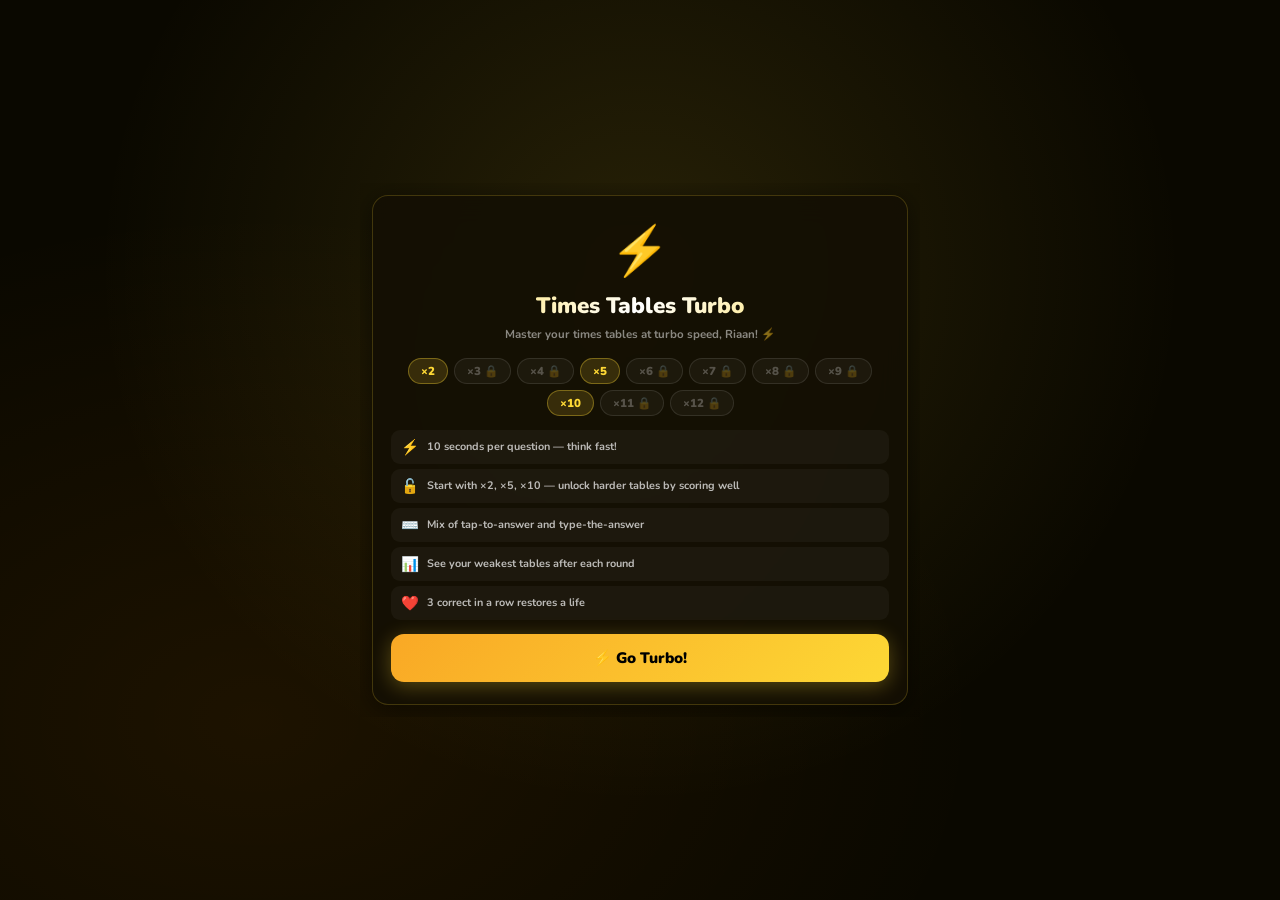
<file: times-tables-turbo.html>
<!DOCTYPE html>
<html lang="en">
<head>
<meta charset="UTF-8">
<meta name="viewport" content="width=device-width, initial-scale=1.0, maximum-scale=1.0, user-scalable=no">
<title>Times Tables Turbo ⚡ — Learning Hub</title>
<link href="https://fonts.googleapis.com/css2?family=Nunito:wght@400;600;700;800;900&display=swap" rel="stylesheet">
<style>
:root{
  --yellow:#FDD835;--yellow2:#F9A825;--yellow3:#FFF9C4;
  --white:#FFFFFF;--orange:#FF8F00;
  --green:#43A047;--red:#E53935;--blue:#1E88E5;
  --gc:rgba(20,16,4,0.92);--gb:rgba(255,255,255,0.08);
  --r:16px;--shadow:0 4px 24px rgba(0,0,0,0.5);
}
*{box-sizing:border-box;margin:0;padding:0;-webkit-tap-highlight-color:transparent;touch-action:manipulation}
html,body{height:100%;font-family:'Nunito',sans-serif;color:#fff;overflow:hidden}
body{background:#0A0800;display:flex;flex-direction:column;align-items:center;justify-content:center}

.bg{position:fixed;inset:0;z-index:0;
  background:radial-gradient(ellipse at 50% 30%,rgba(253,216,53,.12) 0%,transparent 60%),
             radial-gradient(ellipse at 20% 80%,rgba(255,143,0,.08) 0%,transparent 50%),#0A0800}

/* Lightning particles */
.bolt{position:fixed;pointer-events:none;font-size:1.2rem;opacity:0;animation:boltFlash ease-in-out infinite}
@keyframes boltFlash{0%,100%{opacity:0;transform:scale(.8)}50%{opacity:.15;transform:scale(1.2)}}

.wrap{position:relative;z-index:1;width:100%;max-width:560px;padding:12px;
  display:flex;flex-direction:column;gap:9px;max-height:100vh;overflow-y:auto}
.wrap::-webkit-scrollbar{display:none}

/* HEADER */
.hdr{display:flex;align-items:center;gap:10px;background:var(--gc);backdrop-filter:blur(14px);
  border:1px solid rgba(253,216,53,.2);border-radius:var(--r);padding:11px 15px;
  box-shadow:var(--shadow);flex-shrink:0}
.back-btn{width:36px;height:36px;border-radius:50%;background:rgba(253,216,53,.15);border:none;
  color:#fff;font-size:1rem;cursor:pointer;display:flex;align-items:center;justify-content:center;flex-shrink:0}
.hdr-title{flex:1;font-size:1rem;font-weight:900;
  background:linear-gradient(135deg,var(--yellow),var(--white));
  -webkit-background-clip:text;-webkit-text-fill-color:transparent;background-clip:text}
.hdr-sub{font-size:.62rem;font-weight:700;color:rgba(255,255,255,.45)}
.lives{display:flex;gap:2px;font-size:1rem}
.star-count{font-size:.9rem;font-weight:900;color:var(--yellow);white-space:nowrap}

/* INFO ROW */
.info-row{display:flex;gap:7px;flex-shrink:0}
.info-box{flex:1;background:var(--gc);backdrop-filter:blur(14px);
  border:1px solid rgba(253,216,53,.12);border-radius:11px;padding:7px 9px;
  text-align:center;box-shadow:var(--shadow)}
.ib-val{font-size:.95rem;font-weight:900;color:#fff;line-height:1}
.ib-lbl{font-size:.5rem;font-weight:700;color:rgba(255,255,255,.4);margin-top:2px;text-transform:uppercase}
.streak-badge{display:inline-flex;align-items:center;gap:3px;border-radius:99px;padding:3px 9px;
  font-size:.7rem;font-weight:900;background:rgba(253,216,53,.12);
  border:1px solid rgba(253,216,53,.25);color:var(--yellow);transition:all .3s}
.streak-badge.s3{background:rgba(255,143,0,.15);border-color:rgba(255,143,0,.3);color:#FFB300}
.streak-badge.s5{background:rgba(67,160,71,.12);border-color:rgba(67,160,71,.3);color:#A5D6A7}
.streak-badge.s7{background:rgba(253,216,53,.18);border-color:rgba(253,216,53,.4);color:var(--yellow);animation:mp .5s ease infinite alternate}
@keyframes mp{from{transform:scale(1)}to{transform:scale(1.1)}}

/* POPUPS */
.popup-overlay{position:fixed;top:50%;left:50%;transform:translate(-50%,-50%) scale(0);
  z-index:9999;text-align:center;pointer-events:none;
  transition:all .25s cubic-bezier(.34,1.56,.64,1);
  background:rgba(10,8,0,0.96);backdrop-filter:blur(18px);
  border-radius:24px;padding:20px 32px;box-shadow:0 8px 40px rgba(0,0,0,0.7)}
.popup-overlay.combo{border:1.5px solid rgba(253,216,53,0.4)}
.popup-overlay.life{border:1.5px solid rgba(229,57,53,0.35)}
.popup-overlay.show{transform:translate(-50%,-50%) scale(1)}
.popup-overlay.hide{transform:translate(-50%,-50%) scale(0);opacity:0}
.po-text{font-size:1.9rem;font-weight:900;white-space:nowrap}
.po-sub{font-size:.85rem;font-weight:800;color:rgba(255,255,255,.6);margin-top:3px}

/* TIMER BAR */
.timer-wrap{border-radius:99px;height:10px;background:rgba(255,255,255,.08);overflow:hidden;flex-shrink:0}
.timer-bar{height:100%;border-radius:99px;transition:width .1s linear,background .3s}

/* QUESTION CARD */
.q-card{background:var(--gc);backdrop-filter:blur(14px);
  border:1.5px solid rgba(253,216,53,.2);border-radius:var(--r);
  padding:18px;box-shadow:var(--shadow),0 0 30px rgba(253,216,53,.05);text-align:center}

/* TABLE BADGE */
.table-badge{display:inline-flex;align-items:center;gap:6px;border-radius:99px;
  padding:5px 16px;font-size:.72rem;font-weight:900;margin-bottom:14px;
  background:rgba(253,216,53,.12);border:1.5px solid rgba(253,216,53,.3);color:var(--yellow)}

/* BIG QUESTION */
.q-equation{font-size:3rem;font-weight:900;color:#fff;margin-bottom:6px;
  letter-spacing:2px;text-shadow:0 0 20px rgba(253,216,53,.3)}
.q-equation .operator{color:var(--yellow)}
.q-equation .blank{color:var(--yellow);border-bottom:3px solid var(--yellow);
  display:inline-block;min-width:60px;text-align:center}
.q-mode-label{font-size:.65rem;font-weight:700;color:rgba(255,255,255,.4);margin-bottom:14px}

/* MCQ OPTIONS */
.opts-grid{display:grid;grid-template-columns:1fr 1fr;gap:10px;margin-bottom:10px}
.opt{padding:16px;background:rgba(255,255,255,.06);
  border:2px solid rgba(253,216,53,.15);border-radius:14px;
  font-family:'Nunito',sans-serif;font-size:1.6rem;font-weight:900;
  color:#fff;cursor:pointer;transition:all .15s;text-align:center;
  -webkit-tap-highlight-color:transparent}
.opt:active:not(:disabled){transform:scale(.95)}
.opt.correct{background:rgba(67,160,71,.25)!important;border-color:var(--green)!important;
  color:#A5D6A7!important;box-shadow:0 0 16px rgba(67,160,71,.3)}
.opt.wrong{background:rgba(229,57,53,.2)!important;border-color:var(--red)!important;
  color:#EF9A9A!important;animation:shake .3s ease}

/* KEYBOARD INPUT */
.keyboard-area{display:flex;flex-direction:column;gap:10px;align-items:center}
.answer-display{font-size:2.8rem;font-weight:900;color:var(--yellow);
  min-width:120px;min-height:64px;background:rgba(253,216,53,.08);
  border:2px solid rgba(253,216,53,.25);border-radius:14px;
  display:flex;align-items:center;justify-content:center;
  letter-spacing:4px;margin-bottom:6px;transition:all .2s}
.answer-display.correct{background:rgba(67,160,71,.2);border-color:var(--green);color:#A5D6A7}
.answer-display.wrong{background:rgba(229,57,53,.15);border-color:var(--red);color:#EF9A9A;animation:shake .3s ease}
.numpad{display:grid;grid-template-columns:repeat(3,1fr);gap:8px;width:100%;max-width:280px}
.num-btn{padding:14px;background:rgba(255,255,255,.07);border:1.5px solid rgba(253,216,53,.12);
  border-radius:12px;font-family:'Nunito',sans-serif;font-size:1.4rem;font-weight:900;
  color:#fff;cursor:pointer;transition:all .12s;text-align:center;
  -webkit-tap-highlight-color:transparent}
.num-btn:active{transform:scale(.92);background:rgba(253,216,53,.2)}
.num-btn.del{font-size:1rem;color:rgba(255,255,255,.5)}
.num-btn.enter{background:linear-gradient(135deg,rgba(253,216,53,.3),rgba(249,168,37,.3));
  border-color:rgba(253,216,53,.4);color:var(--yellow);font-size:.9rem}
.num-btn.enter:active{background:rgba(253,216,53,.4)}

/* FEEDBACK */
.feedback-row{min-height:24px;font-size:.82rem;font-weight:800;text-align:center;
  margin-bottom:6px;color:var(--yellow)}

/* HINT/SHOW PIC */
.btn-row{display:flex;gap:7px;margin-top:8px}
.show-pic-btn{flex:1;padding:9px;background:rgba(253,216,53,.08);
  border:1.5px solid rgba(253,216,53,.18);border-radius:10px;
  font-family:'Nunito',sans-serif;font-size:.7rem;font-weight:800;
  color:rgba(253,216,53,.7);cursor:pointer;display:flex;align-items:center;justify-content:center;gap:5px}
.show-pic-btn:active{background:rgba(253,216,53,.18)}

/* EXPLANATION */
.explanation-card{margin-top:10px;border-radius:13px;padding:13px 15px;display:none;animation:slideDown .3s ease;text-align:left}
.explanation-card.show{display:block}
.explanation-card.ok{background:rgba(67,160,71,.1);border:1.5px solid rgba(67,160,71,.22)}
.explanation-card.no{background:rgba(229,57,53,.08);border:1.5px solid rgba(229,57,53,.2)}
.ex-result{display:flex;align-items:center;gap:8px;margin-bottom:6px}
.ex-icon{font-size:1.2rem;flex-shrink:0}
.ex-answer{font-size:.88rem;font-weight:900;color:#fff}
.ex-answer span{color:var(--yellow)}
.ex-explain{font-size:.74rem;font-weight:700;color:rgba(255,255,255,.7);line-height:1.55;margin-bottom:8px}
.ex-table{background:rgba(253,216,53,.06);border:1px solid rgba(253,216,53,.15);
  border-radius:9px;padding:8px 12px;margin-bottom:9px;display:flex;flex-wrap:wrap;gap:6px}
.ex-table-item{font-size:.72rem;font-weight:800;color:rgba(255,255,255,.6);padding:2px 8px;
  background:rgba(255,255,255,.05);border-radius:99px}
.ex-table-item.current{color:var(--yellow);background:rgba(253,216,53,.12);border:1px solid rgba(253,216,53,.2)}
.ex-next{width:100%;padding:11px;border:none;border-radius:11px;font-family:'Nunito',sans-serif;
  font-size:.88rem;font-weight:900;cursor:pointer;color:#000}
.ex-next.ok{background:linear-gradient(135deg,var(--yellow2),var(--yellow))}
.ex-next.no{background:linear-gradient(135deg,var(--yellow2),var(--yellow))}

@keyframes shake{0%,100%{transform:translateX(0)}25%{transform:translateX(-8px)}75%{transform:translateX(8px)}}
@keyframes slideDown{from{opacity:0;transform:translateY(-8px)}to{opacity:1;transform:translateY(0)}}
@keyframes popIn{0%{transform:scale(.94)}60%{transform:scale(1.05)}100%{transform:scale(1)}}

/* SCREENS */
.screen{display:none}.screen.active{display:flex;flex-direction:column;gap:9px}

/* UNLOCK BADGE */
.unlock-banner{background:rgba(253,216,53,.12);border:1.5px solid rgba(253,216,53,.3);
  border-radius:14px;padding:12px 16px;text-align:center;animation:popIn .4s ease}
.ub-icon{font-size:2rem;margin-bottom:4px;display:block}
.ub-title{font-size:.88rem;font-weight:900;color:var(--yellow)}
.ub-sub{font-size:.68rem;font-weight:700;color:rgba(255,255,255,.5);margin-top:2px}

/* START */
.start-card{background:var(--gc);backdrop-filter:blur(14px);
  border:1.5px solid rgba(253,216,53,.2);border-radius:var(--r);
  padding:22px 18px;text-align:center;box-shadow:var(--shadow)}
.start-icon{font-size:3rem;margin-bottom:6px;display:block;animation:float 2s ease-in-out infinite}
@keyframes float{0%,100%{transform:translateY(0) rotate(-5deg)}50%{transform:translateY(-8px) rotate(5deg)}}
.start-title{font-size:1.4rem;font-weight:900;margin-bottom:4px;
  background:linear-gradient(135deg,var(--yellow),var(--white),var(--yellow));
  -webkit-background-clip:text;-webkit-text-fill-color:transparent;background-clip:text}
.start-sub{font-size:.72rem;font-weight:700;color:rgba(255,255,255,.5);margin-bottom:14px;line-height:1.6}
.tables-unlocked{display:flex;flex-wrap:wrap;gap:6px;justify-content:center;margin-bottom:14px}
.table-chip{font-size:.72rem;font-weight:900;border-radius:99px;padding:4px 12px;border:1.5px solid;
  transition:all .2s}
.table-chip.unlocked{background:rgba(253,216,53,.15);border-color:rgba(253,216,53,.35);color:var(--yellow)}
.table-chip.locked{background:rgba(255,255,255,.04);border-color:rgba(255,255,255,.1);color:rgba(255,255,255,.25)}
.rules{display:flex;flex-direction:column;gap:5px;text-align:left;margin-bottom:14px}
.rule{display:flex;align-items:center;gap:8px;background:rgba(255,255,255,.04);border-radius:9px;padding:7px 10px}
.rule-ico{font-size:.9rem;flex-shrink:0}
.rule-txt{font-size:.68rem;font-weight:700;color:rgba(255,255,255,.7)}
.start-btn{width:100%;padding:14px;border:none;border-radius:13px;
  background:linear-gradient(135deg,var(--yellow2),var(--yellow));
  color:#000;font-family:'Nunito',sans-serif;font-size:.95rem;font-weight:900;
  cursor:pointer;box-shadow:0 4px 20px rgba(253,216,53,.3);transition:all .2s}
.start-btn:active{transform:scale(.97)}
.pb-row{display:flex;align-items:center;justify-content:center;gap:6px;margin-top:8px;
  font-size:.7rem;font-weight:700;color:rgba(255,255,255,.4)}
.pb-val{color:var(--yellow);font-weight:900}

/* ROUND END */
.re-card{background:var(--gc);backdrop-filter:blur(14px);
  border:1.5px solid rgba(253,216,53,.2);border-radius:var(--r);
  padding:20px 16px;text-align:center;box-shadow:var(--shadow)}
.re-icon{font-size:2.6rem;margin-bottom:6px;display:block}
.re-title{font-size:1.1rem;font-weight:900;color:var(--yellow);margin-bottom:3px}
.re-stats{display:flex;gap:7px;margin:10px 0}
.re-stat{flex:1;background:rgba(255,255,255,.05);border-radius:10px;padding:9px;text-align:center}
.re-sv{font-size:1.1rem;font-weight:900;color:var(--yellow)}
.re-sl{font-size:.53rem;font-weight:700;color:rgba(255,255,255,.4);margin-top:2px}
.weak-tables{margin-bottom:12px;text-align:left}
.wt-title{font-size:.62rem;font-weight:900;color:rgba(255,255,255,.35);text-transform:uppercase;letter-spacing:.5px;margin-bottom:6px}
.wt-row{display:flex;align-items:center;gap:7px;margin-bottom:4px}
.wt-table{font-size:.68rem;font-weight:800;color:rgba(255,255,255,.6);width:50px;flex-shrink:0}
.wt-bar-bg{flex:1;height:5px;background:rgba(255,255,255,.08);border-radius:99px;overflow:hidden}
.wt-bar{height:100%;border-radius:99px;transition:width .6s}
.wt-pct{font-size:.58rem;font-weight:800;color:rgba(255,255,255,.4);width:28px;text-align:right}
.re-msg{font-size:.72rem;font-weight:700;color:rgba(255,255,255,.45);margin-bottom:11px}
.re-btn{width:100%;padding:11px;border:none;border-radius:12px;font-family:'Nunito',sans-serif;
  font-size:.88rem;font-weight:900;cursor:pointer;transition:all .15s}
.re-btn.next{background:linear-gradient(135deg,var(--yellow2),var(--yellow));color:#000}
.re-btn.home{background:rgba(255,255,255,.06);color:rgba(255,255,255,.5);margin-top:6px}
.re-btn:active{transform:scale(.97)}

/* GAME OVER */
.go-card{background:var(--gc);backdrop-filter:blur(14px);
  border:1.5px solid rgba(253,216,53,.2);border-radius:var(--r);
  padding:24px 18px;text-align:center;box-shadow:var(--shadow)}
.go-trophy{font-size:3.5rem;margin-bottom:7px;display:block;animation:float 2s ease-in-out infinite}
.go-title{font-size:1.3rem;font-weight:900;color:var(--yellow);margin-bottom:3px}
.go-score{font-size:2.2rem;font-weight:900;color:var(--yellow);line-height:1}
.go-earned{font-size:.85rem;font-weight:800;color:#A5D6A7;margin-top:3px}
.go-msg{font-size:.74rem;font-weight:700;color:rgba(255,255,255,.5);margin:7px 0 3px;line-height:1.5}
.new-best{background:rgba(253,216,53,.1);border:1px solid rgba(253,216,53,.25);
  border-radius:10px;padding:8px 13px;font-size:.78rem;font-weight:900;
  color:var(--yellow);margin:7px 0;animation:popIn .4s ease}
.go-stats{display:flex;gap:6px;margin-bottom:12px}
.go-stat{flex:1;background:rgba(255,255,255,.05);border-radius:10px;padding:8px;text-align:center}
.go-sv{font-size:1rem;font-weight:900;color:#fff}
.go-sl{font-size:.5rem;font-weight:700;color:rgba(255,255,255,.4);margin-top:2px}
.go-btn{width:100%;padding:11px;border:none;border-radius:12px;font-family:'Nunito',sans-serif;
  font-size:.88rem;font-weight:900;cursor:pointer;transition:all .15s;margin-bottom:6px}
.go-btn.play{background:linear-gradient(135deg,var(--yellow2),var(--yellow));color:#000}
.go-btn.home{background:rgba(255,255,255,.06);color:rgba(255,255,255,.5)}
.go-btn:active{transform:scale(.97)}
</style>
</head>
<body>
<div class="bg"></div>
<div class="popup-overlay combo" id="combo-popup">
  <div class="po-text" id="combo-text">TURBO! ⚡</div>
  <div class="po-sub" id="combo-sub">3 in a row!</div>
</div>
<div class="popup-overlay life" id="life-popup">
  <div class="po-text">❤️ Life Restored!</div>
  <div class="po-sub">3 correct in a row!</div>
</div>

<div class="wrap">
  <!-- START -->
  <div id="startScreen" class="screen active">
    <div class="start-card">
      <span class="start-icon">⚡</span>
      <div class="start-title">Times Tables Turbo</div>
      <div class="start-sub" id="start-greeting">Master your times tables at turbo speed!</div>
      <div class="tables-unlocked" id="tables-unlocked"></div>
      <div class="rules">
        <div class="rule"><span class="rule-ico">⚡</span><span class="rule-txt">10 seconds per question — think fast!</span></div>
        <div class="rule"><span class="rule-ico">🔓</span><span class="rule-txt">Start with ×2, ×5, ×10 — unlock harder tables by scoring well</span></div>
        <div class="rule"><span class="rule-ico">⌨️</span><span class="rule-txt">Mix of tap-to-answer and type-the-answer</span></div>
        <div class="rule"><span class="rule-ico">📊</span><span class="rule-txt">See your weakest tables after each round</span></div>
        <div class="rule"><span class="rule-ico">❤️</span><span class="rule-txt">3 correct in a row restores a life</span></div>
      </div>
      <button class="start-btn" onclick="startGame()">⚡ Go Turbo!</button>
      <div class="pb-row" id="pb-row" style="display:none">🏆 Personal Best: <span class="pb-val" id="pb-val">0</span> stars</div>
    </div>
  </div>

  <!-- GAME -->
  <div id="gameScreen" class="screen">
    <div class="hdr">
      <button class="back-btn" onclick="confirmQuit()">←</button>
      <div style="flex:1">
        <div class="hdr-title">⚡ Times Tables Turbo</div>
        <div class="hdr-sub" id="g-player-label">Riaan · Grade 3</div>
      </div>
      <div class="lives" id="lives-display">❤️❤️❤️</div>
      <div class="star-count">⭐ <span id="g-stars">0</span></div>
    </div>
    <div class="info-row">
      <div class="info-box"><div class="ib-val" style="color:var(--yellow)" id="g-round">1</div><div class="ib-lbl">Round</div></div>
      <div class="info-box"><div class="ib-val" id="g-qnum">1/15</div><div class="ib-lbl">Question</div></div>
      <div class="info-box" style="flex:1.4">
        <div class="ib-val" id="g-table-disp" style="font-size:.8rem;color:var(--yellow)">× 2</div>
        <div class="ib-lbl">Table</div>
      </div>
      <div class="info-box" style="display:flex;align-items:center;justify-content:center">
        <div id="streak-badge" class="streak-badge">0 ⚡</div>
      </div>
    </div>
    <div class="timer-wrap"><div class="timer-bar" id="timer-bar" style="width:100%"></div></div>
    <div class="q-card">
      <div class="table-badge" id="table-badge">× 2 Table</div>
      <div class="q-equation" id="q-equation">3 <span class="operator">×</span> 2 = <span class="blank">?</span></div>
      <div class="q-mode-label" id="q-mode-label">Tap the correct answer</div>
      <div class="feedback-row" id="g-feedback"></div>
      <div id="q-content"></div>
      <div class="btn-row">
        <button class="show-pic-btn" onclick="showPicture()">🔍 Show Picture</button>
      </div>
      <div class="explanation-card" id="explanation-card">
        <div class="ex-result">
          <span class="ex-icon" id="ex-icon">✅</span>
          <span class="ex-answer" id="ex-answer">Correct!</span>
        </div>
        <div class="ex-explain" id="ex-explain"></div>
        <div class="ex-table" id="ex-table"></div>
        <button class="ex-next" id="ex-next" onclick="advanceQuestion()">Next →</button>
      </div>
    </div>
  </div>

  <!-- ROUND END -->
  <div id="roundEndScreen" class="screen">
    <div class="re-card">
      <span class="re-icon" id="re-icon">⭐</span>
      <div class="re-title" id="re-title">Round 1 Complete!</div>
      <div class="re-stats">
        <div class="re-stat"><div class="re-sv" id="re-correct">0</div><div class="re-sl">Correct</div></div>
        <div class="re-stat"><div class="re-sv" id="re-acc">0%</div><div class="re-sl">Accuracy</div></div>
        <div class="re-stat"><div class="re-sv" id="re-stars-r">0</div><div class="re-sl">Stars</div></div>
        <div class="re-stat"><div class="re-sv" id="re-streak-r">0</div><div class="re-sl">Best Streak</div></div>
      </div>
      <div class="weak-tables" id="weak-tables"></div>
      <div class="re-msg" id="re-msg"></div>
      <div id="unlock-area"></div>
      <button class="re-btn next" onclick="nextRound()">Next Round →</button>
      <button class="re-btn home" onclick="goHome()">🏠 Back to Hub</button>
    </div>
  </div>

  <!-- GAME OVER -->
  <div id="gameOverScreen" class="screen">
    <div class="go-card">
      <span class="go-trophy" id="go-trophy">🏆</span>
      <div class="go-title">Times Tables Master!</div>
      <div class="go-score" id="go-score">0 ⭐</div>
      <div class="go-earned" id="go-earned">+0 stars saved</div>
      <div id="new-best-banner" class="new-best" style="display:none">🏆 NEW PERSONAL BEST!</div>
      <div class="go-msg" id="go-msg">Keep practising!</div>
      <div class="go-stats">
        <div class="go-stat"><div class="go-sv" id="go-rounds">1</div><div class="go-sl">Rounds</div></div>
        <div class="go-stat"><div class="go-sv" id="go-correct">0</div><div class="go-sl">Correct</div></div>
        <div class="go-stat"><div class="go-sv" id="go-streak">0</div><div class="go-sl">Best Streak</div></div>
        <div class="go-stat"><div class="go-sv" id="go-pb">0</div><div class="go-sl">Personal Best</div></div>
      </div>
      <button class="go-btn play" onclick="restartGame()">⚡ Play Again</button>
      <button class="go-btn home" onclick="goHome()">🏠 Back to Hub</button>
    </div>
  </div>
</div>

<script>
const SB='https://tnhgihzfwqsflpueivwe.supabase.co',KEY='sb_publishable_MOfPmwQ3sKgia0bnOfrIdw_rY7FaJCr';
const db=(p,o={})=>fetch(`${SB}/rest/v1/${p}`,{headers:{'apikey':KEY,'Authorization':`Bearer ${KEY}`,'Content-Type':'application/json','Prefer':o.prefer||'return=representation',...o.headers},method:o.method||'GET',body:o.body?JSON.stringify(o.body):undefined}).then(r=>r.json()).catch(()=>[]);
const params=new URLSearchParams(window.location.search);
const playerName=params.get('player')||'riaan';
const isQuest=params.get('quest')==='1'; // only quest-launched plays earn stars
let playerId=null,playerGrade=3,personalBest=0;

// ── TABLE UNLOCK SYSTEM ───────────────────────────────────────────
const TABLE_GROUPS=[
  {tables:[2,5,10],label:'Starter',unlocked:true,threshold:0},
  {tables:[3,4],label:'Level 2',unlocked:false,threshold:80},
  {tables:[6,7,8],label:'Level 3',unlocked:false,threshold:160},
  {tables:[9,11,12],label:'Level 4',unlocked:false,threshold:280},
];

function getUnlockedTables(){
  return TABLE_GROUPS.filter(g=>g.unlocked).flatMap(g=>g.tables);
}

function checkUnlocks(totalStars){
  let newUnlock=null;
  TABLE_GROUPS.forEach(g=>{
    if(!g.unlocked&&totalStars>=g.threshold){
      g.unlocked=true;
      newUnlock=g;
    }
  });
  return newUnlock;
}

// ── Background bolts ──────────────────────────────────────────────
function buildBG(){
  for(let i=0;i<8;i++){
    const el=document.createElement('div');
    el.className='bolt';
    el.textContent='⚡';
    el.style.cssText=`left:${Math.random()*100}%;top:${Math.random()*100}%;
      animation-duration:${2+Math.random()*4}s;animation-delay:${Math.random()*3}s;
      font-size:${0.8+Math.random()*1.5}rem`;
    document.querySelector('.bg').appendChild(el);
  }
}

// ── Game State ────────────────────────────────────────────────────
let G={round:1,qIdx:0,lives:3,stars:0,correct:0,totalCorrect:0,totalAsked:0,
  streak:0,bestStreak:0,sessionBestStreak:0,answered:false,roundStars:0,
  question:null,timerVal:10,timerInterval:null,
  isMCQ:true,typedAnswer:'',
  tableStats:{},lifeRestoreStreak:0};

function shuffle(a){const r=[...a];for(let i=r.length-1;i>0;i--){const j=Math.floor(Math.random()*(i+1));[r[i],r[j]]=[r[j],r[i]];}return r;}
function rand(min,max){return Math.floor(Math.random()*(max-min+1))+min;}
function cap(s){return s.charAt(0).toUpperCase()+s.slice(1);}

// ── Generate question ─────────────────────────────────────────────
function generateQuestion(qIdx){
  const tables=getUnlockedTables();
  const table=tables[Math.floor(Math.random()*tables.length)];
  const multiplier=rand(1,12);
  const answer=table*multiplier;
  const isMCQ=qIdx%2===0; // alternate MCQ and typing
  // Generate wrong answers
  const wrongs=new Set();
  while(wrongs.size<3){
    const w=answer+[-1,1,-2,2,-table,table][Math.floor(Math.random()*6)];
    if(w>0&&w!==answer)wrongs.add(w);
  }
  const opts=shuffle([answer,...Array.from(wrongs).slice(0,3)]);
  return {table,multiplier,answer,opts,isMCQ};
}

// ── Init ──────────────────────────────────────────────────────────
async function init(){
  buildBG();
  try{
    const players=await db('players?select=*');
    const p=players.find(x=>x.name.toLowerCase()===playerName.toLowerCase());
    if(p){playerId=p.id;playerGrade=p.grade||3;}
  }catch(e){}
  if(playerId){
    try{
      const rows=await db(`game_scores?player_id=eq.${playerId}&game_key=eq.times-tables-turbo`);
      if(rows&&rows.length){
        personalBest=rows[0].best_score||0;
        // Restore unlocks based on personal best
        checkUnlocks(personalBest);
        document.getElementById('pb-row').style.display='flex';
        document.getElementById('pb-val').textContent=personalBest.toLocaleString();
      }
    }catch(e){}
  }
  document.getElementById('start-greeting').textContent=`Master your times tables at turbo speed, ${cap(playerName)}! ⚡`;
  document.getElementById('g-player-label').textContent=`${cap(playerName)} · Grade ${playerGrade}`;
  renderTableChips();
}

function renderTableChips(){
  const all=[2,3,4,5,6,7,8,9,10,11,12];
  const unlocked=getUnlockedTables();
  document.getElementById('tables-unlocked').innerHTML=all.map(t=>{
    const isUnlocked=unlocked.includes(t);
    return `<span class="table-chip ${isUnlocked?'unlocked':'locked'}">×${t} ${isUnlocked?'':'🔒'}</span>`;
  }).join('');
}

function startGame(){
  G={round:1,qIdx:0,lives:3,stars:0,correct:0,totalCorrect:0,totalAsked:0,
    streak:0,bestStreak:0,sessionBestStreak:0,answered:false,roundStars:0,
    question:null,timerVal:10,timerInterval:null,
    isMCQ:true,typedAnswer:'',tableStats:{},lifeRestoreStreak:0};
  showScreen('gameScreen');
  loadQuestion();
}

function loadQuestion(){
  if(G.qIdx>=15){endRound();return;}
  G.answered=false;G.typedAnswer='';
  clearInterval(G.timerInterval);
  document.getElementById('explanation-card').style.display='none';
  document.getElementById('g-feedback').textContent='';
  G.question=generateQuestion(G.qIdx);
  const q=G.question;
  document.getElementById('g-qnum').textContent=`${G.qIdx+1}/15`;
  document.getElementById('g-round').textContent=G.round;
  document.getElementById('g-table-disp').textContent=`× ${q.table}`;
  document.getElementById('table-badge').textContent=`× ${q.table} Table`;
  document.getElementById('q-equation').innerHTML=
    `${q.multiplier} <span class="operator">×</span> ${q.table} = <span class="blank" id="blank-display">?</span>`;
  document.getElementById('q-mode-label').textContent=q.isMCQ?'Tap the correct answer':'Type the answer';
  renderAnswer(q);
  startTimer();
}

function renderAnswer(q){
  const el=document.getElementById('q-content');
  if(q.isMCQ){
    el.innerHTML=`<div class="opts-grid">${q.opts.map(o=>
      `<button class="opt" onclick="checkMCQ(this,${o},${q.answer})">${o}</button>`).join('')}</div>`;
  } else {
    el.innerHTML=`
      <div class="keyboard-area">
        <div class="answer-display" id="answer-display">?</div>
        <div class="numpad">
          ${[1,2,3,4,5,6,7,8,9].map(n=>`<button class="num-btn" onclick="numPress(${n})">${n}</button>`).join('')}
          <button class="num-btn del" onclick="numDel()">⌫</button>
          <button class="num-btn" onclick="numPress(0)">0</button>
          <button class="num-btn enter" onclick="numEnter()">✓</button>
        </div>
      </div>`;
  }
}

function startTimer(){
  G.timerVal=10;
  updateTimerBar();
  G.timerInterval=setInterval(()=>{
    G.timerVal-=0.1;
    updateTimerBar();
    if(G.timerVal<=0){clearInterval(G.timerInterval);timeoutQ();}
  },100);
}

function updateTimerBar(){
  const pct=Math.max(0,(G.timerVal/10)*100);
  const bar=document.getElementById('timer-bar');
  bar.style.width=pct+'%';
  bar.style.background=pct>60?'linear-gradient(90deg,var(--yellow2),var(--yellow))':
    pct>30?'linear-gradient(90deg,var(--orange),var(--yellow2))':
    'linear-gradient(90deg,var(--red),var(--orange))';
  const num=document.getElementById('gt-num');
  if(num)num.textContent=Math.ceil(G.timerVal);
}

function timeoutQ(){
  if(G.answered)return;
  document.querySelectorAll('.opt,.num-btn').forEach(b=>b.disabled=true);
  processResult(false,true);
}

// ── MCQ ───────────────────────────────────────────────────────────
function checkMCQ(btn,chosen,correct){
  if(G.answered)return;
  clearInterval(G.timerInterval);
  document.querySelectorAll('.opt').forEach(b=>b.disabled=true);
  if(chosen===correct){btn.classList.add('correct');processResult(true);}
  else{btn.classList.add('wrong');processResult(false);}
}

// ── NUMPAD ────────────────────────────────────────────────────────
function numPress(n){
  if(G.answered)return;
  if(G.typedAnswer.length>=3)return;
  G.typedAnswer+=n;
  const d=document.getElementById('answer-display');
  if(d)d.textContent=G.typedAnswer;
  // Update blank in equation
  const b=document.getElementById('blank-display');
  if(b)b.textContent=G.typedAnswer||'?';
}
function numDel(){
  if(G.answered)return;
  G.typedAnswer=G.typedAnswer.slice(0,-1);
  const d=document.getElementById('answer-display');
  if(d)d.textContent=G.typedAnswer||'?';
  const b=document.getElementById('blank-display');
  if(b)b.textContent=G.typedAnswer||'?';
}
function numEnter(){
  if(G.answered||!G.typedAnswer)return;
  clearInterval(G.timerInterval);
  const val=parseInt(G.typedAnswer);
  const isCorrect=val===G.question.answer;
  const d=document.getElementById('answer-display');
  if(d){d.className=`answer-display ${isCorrect?'correct':'wrong'}`;}
  document.querySelectorAll('.num-btn').forEach(b=>b.disabled=true);
  processResult(isCorrect);
}

// ── Process result ────────────────────────────────────────────────
function processResult(isCorrect,timedOut=false){
  G.answered=true;
  clearInterval(G.timerInterval);
  const q=G.question;
  // Track table stats
  if(!G.tableStats[q.table])G.tableStats[q.table]={c:0,t:0};
  G.tableStats[q.table].t++;
  if(isCorrect)G.tableStats[q.table].c++;
  // Speed bonus — faster = more stars
  const timeBonus=G.timerVal>7?1:0; // extra star if answered in first 3 seconds
  let earned=0;
  if(isCorrect){
    earned=2+timeBonus; // 2 base + 1 speed bonus
    G.stars+=earned;G.roundStars+=earned;
    G.correct++;G.totalCorrect++;G.totalAsked++;
    G.streak++;
    if(G.streak>G.bestStreak)G.bestStreak=G.streak;
    if(G.streak>G.sessionBestStreak)G.sessionBestStreak=G.streak;
    checkLifeRestore();updateStreakBadge();
    const combos=[{s:3,t:'TURBO! ⚡',sub:'3 in a row!'},{s:5,t:'LIGHTNING! ⚡⚡',sub:'5 in a row!'},{s:7,t:'SPEED DEMON! 🔥',sub:'7 in a row!'},{s:10,t:'UNSTOPPABLE! 💥',sub:'10 in a row!'}];
    const c=combos.slice().reverse().find(c=>G.streak===c.s);
    if(c)showPopup('combo',c.t,c.sub);
  } else {
    G.lives--;G.streak=0;G.totalAsked++;G.lifeRestoreStreak=0;
    updateStreakBadge();updateLives();
    if(G.lives<=0){showExplanation(isCorrect,timedOut,()=>endGame());return;}
  }
  document.getElementById('g-stars').textContent=G.stars.toLocaleString();
  updateLives();
  showExplanation(isCorrect,timedOut,()=>{G.qIdx++;loadQuestion();});
}

function showExplanation(isCorrect,timedOut,onNext){
  const q=G.question;
  const ec=document.getElementById('explanation-card');
  document.getElementById('ex-icon').textContent=isCorrect?'✅':timedOut?'⏱️':'❌';
  document.getElementById('ex-answer').innerHTML=`Answer: <span>${q.multiplier} × ${q.table} = ${q.answer}</span>`;
  document.getElementById('ex-explain').textContent=isCorrect?
    `Great! ${q.multiplier} × ${q.table} = ${q.answer}. ${timedOut?'':'You got it!'}`:
    `${q.multiplier} × ${q.table} = ${q.answer}. Remember: ${q.table} × ${q.multiplier} is the same answer!`;
  // Show full table
  const tableItems=Array.from({length:12},(_,i)=>{
    const n=i+1;const isCurrent=n===q.multiplier;
    return `<span class="ex-table-item ${isCurrent?'current':''}">${n}×${q.table}=${n*q.table}</span>`;
  }).join('');
  document.getElementById('ex-table').innerHTML=tableItems;
  const nextBtn=document.getElementById('ex-next');
  nextBtn.className=`ex-next ${isCorrect?'ok':'no'}`;
  nextBtn.textContent=G.qIdx>=14||G.lives<=0?'See Results →':'Next →';
  ec.className=`explanation-card show ${isCorrect?'ok':'no'}`;
  ec.style.display='block';
  window._exNextFn=onNext;
  setTimeout(()=>ec.scrollIntoView({behavior:'smooth',block:'nearest'}),100);
}

function advanceQuestion(){
  document.getElementById('explanation-card').style.display='none';
  if(window._exNextFn){window._exNextFn();window._exNextFn=null;}
}

function showPicture(){
  const q=G.question;
  window.open(`https://www.google.com/search?tbm=isch&q=${encodeURIComponent(q.table+' times table chart visual')}`, '_blank');
}

function checkLifeRestore(){
  if(G.lives>=3)return;
  G.lifeRestoreStreak++;
  if(G.lifeRestoreStreak>=3){G.lifeRestoreStreak=0;G.lives=Math.min(3,G.lives+1);updateLives();showPopup('life','❤️ Life Restored!','3 correct in a row!');}
}

function updateLives(){let h='';for(let i=0;i<3;i++)h+=i<G.lives?'❤️':'🖤';document.getElementById('lives-display').textContent=h;}
function updateStreakBadge(){
  const el=document.getElementById('streak-badge');
  el.textContent=`${G.streak} ⚡`;
  el.className=`streak-badge${G.streak>=7?' s7':G.streak>=5?' s5':G.streak>=3?' s3':''}`;
}
function showPopup(type,text,sub){
  const el=document.getElementById(type+'-popup');if(!el)return;
  if(type==='combo'){document.getElementById('combo-text').textContent=text;document.getElementById('combo-sub').textContent=sub;}
  el.className=`popup-overlay ${type} show`;
  setTimeout(()=>{el.className=`popup-overlay ${type} hide`;},1500);
  setTimeout(()=>{el.className=`popup-overlay ${type}`;},1800);
}

function endRound(){
  const acc=G.totalAsked>0?Math.round(G.totalCorrect/G.totalAsked*100):0;
  document.getElementById('re-icon').textContent=G.correct>=12?'🏆':G.correct>=9?'⚡':G.correct>=6?'⭐':'📚';
  document.getElementById('re-title').textContent=`Round ${G.round} Complete!`;
  document.getElementById('re-correct').textContent=G.correct;
  document.getElementById('re-acc').textContent=acc+'%';
  document.getElementById('re-stars-r').textContent=G.roundStars.toLocaleString();
  document.getElementById('re-streak-r').textContent=G.bestStreak;
  document.getElementById('re-msg').textContent=G.correct>=12?'Lightning fast! ⚡':G.correct>=9?'Great speed! 💪':G.correct>=6?'Good effort! 📈':'Keep practising! 🌱';
  // Weak tables breakdown
  const stats=Object.entries(G.tableStats).filter(([,v])=>v.t>0).sort(([,a],[,b])=>(a.c/a.t)-(b.c/b.t));
  const wt=document.getElementById('weak-tables');
  if(stats.length){
    wt.innerHTML=`<div class="wt-title">Table Accuracy This Round</div>`+
      stats.map(([table,{c,t}])=>{
        const pct=Math.round(c/t*100);
        const color=pct>=80?'var(--yellow)':pct>=50?'var(--orange)':'var(--red)';
        return `<div class="wt-row"><div class="wt-table">× ${table} table</div>
          <div class="wt-bar-bg"><div class="wt-bar" style="width:${pct}%;background:${color}"></div></div>
          <div class="wt-pct">${pct}%</div></div>`;
      }).join('');
  }
  // Check unlock
  const newUnlock=checkUnlocks(G.stars);
  const ua=document.getElementById('unlock-area');
  if(newUnlock){
    ua.innerHTML=`<div class="unlock-banner"><span class="ub-icon">🔓</span>
      <div class="ub-title">Tables Unlocked: ×${newUnlock.tables.join(', ×')}!</div>
      <div class="ub-sub">You've earned ${newUnlock.label} — new challenges await!</div></div>`;
  } else {ua.innerHTML='';}
  showScreen('roundEndScreen');
}

function nextRound(){
  G.round++;G.qIdx=0;G.roundStars=0;G.correct=0;G.streak=0;G.bestStreak=0;G.tableStats={};G.lifeRestoreStreak=0;
  showScreen('gameScreen');loadQuestion();
}

// Daily cap on automated quest earning (quiz/reading/game), shared across
// the whole app -- keeps a big game round from blowing past what quizzes
// and reading already earned today. Parent-configurable via star_config.
async function applyGameDailyCap(proposed){
  if(proposed<=0)return proposed;
  try{
    const cfg=await db('star_config?key=eq.daily_quest_cap&select=value');
    const cap=(Array.isArray(cfg)&&cfg[0]&&typeof cfg[0].value==='number')?cfg[0].value:300;
    // Local midnight, not UTC -- toISOString() rolls the date over at
    // ~5pm Pacific time instead of local midnight.
    const todayStart=new Date();todayStart.setHours(0,0,0,0);
    const logs=await db(`stars_log?player_id=eq.${playerId}&created_at=gte.${todayStart.toISOString()}&category=in.(learning,reading,game)&select=amount`);
    const earned=Math.max(0,(Array.isArray(logs)?logs:[]).reduce((a,l)=>a+Math.max(0,l.amount),0));
    return Math.max(0,Math.min(proposed,cap-earned));
  }catch(e){ return proposed; }
}

async function endGame(){
  showScreen('gameOverScreen');
  const total=G.stars;
  const awarded=(isQuest&&playerId)?await applyGameDailyCap(total):0;
  document.getElementById('go-score').textContent=total.toLocaleString()+' ⭐';
  document.getElementById('go-earned').textContent=!isQuest?'Practice round — no stars this time!':
    awarded===0?`🎉 You've hit today's star cap — amazing work!`:
    awarded<total?`+${awarded.toLocaleString()} stars saved (today's cap almost here!)`:
    `+${awarded.toLocaleString()} stars saved`;
  document.getElementById('go-rounds').textContent=G.round;
  document.getElementById('go-correct').textContent=G.totalCorrect;
  document.getElementById('go-streak').textContent=G.sessionBestStreak;
  const isNewBest=total>personalBest;if(isNewBest)personalBest=total;
  document.getElementById('go-pb').textContent=personalBest.toLocaleString();
  document.getElementById('new-best-banner').style.display=isNewBest?'block':'none';
  document.getElementById('go-msg').textContent=total>=40?'Times Tables Master! 🏆':total>=25?'Incredible speed! ⚡':total>=15?'Great effort! 💪':'Keep practising every day! 🌱';
  document.getElementById('go-trophy').textContent=total>=40?'🏆':total>=25?'⚡':total>=15?'⭐':'📚';
  if(playerId&&total>0){
    try{
      if(isQuest&&awarded>0)await db('stars_log',{method:'POST',prefer:'return=minimal',body:{player_id:playerId,amount:awarded,reason:`Times Tables Turbo — Round ${G.round}, ${G.totalCorrect} correct`,category:'game'}});
      const rows=await db(`game_scores?player_id=eq.${playerId}&game_key=eq.times-tables-turbo`);
      if(rows&&rows.length){
        await db(`game_scores?player_id=eq.${playerId}&game_key=eq.times-tables-turbo`,{method:'PATCH',prefer:'return=minimal',body:{best_score:isNewBest?total:rows[0].best_score,best_round:G.round,total_plays:(rows[0].total_plays||0)+1,last_played:new Date().toISOString()}});
      } else {
        await db('game_scores',{method:'POST',prefer:'return=minimal',body:{player_id:playerId,game_key:'times-tables-turbo',best_score:total,best_round:G.round,total_plays:1}});
      }
    }catch(e){}
  }
}

function restartGame(){startGame();}
function goHome(){window.location.href='index.html?player='+playerName;}
function confirmQuit(){if(confirm('Quit Times Tables Turbo? Progress will be lost.'))goHome();}
function showScreen(id){document.querySelectorAll('.screen').forEach(s=>s.classList.remove('active'));document.getElementById(id).classList.add('active');}

init();
</script>
</body>
</html>
</file>
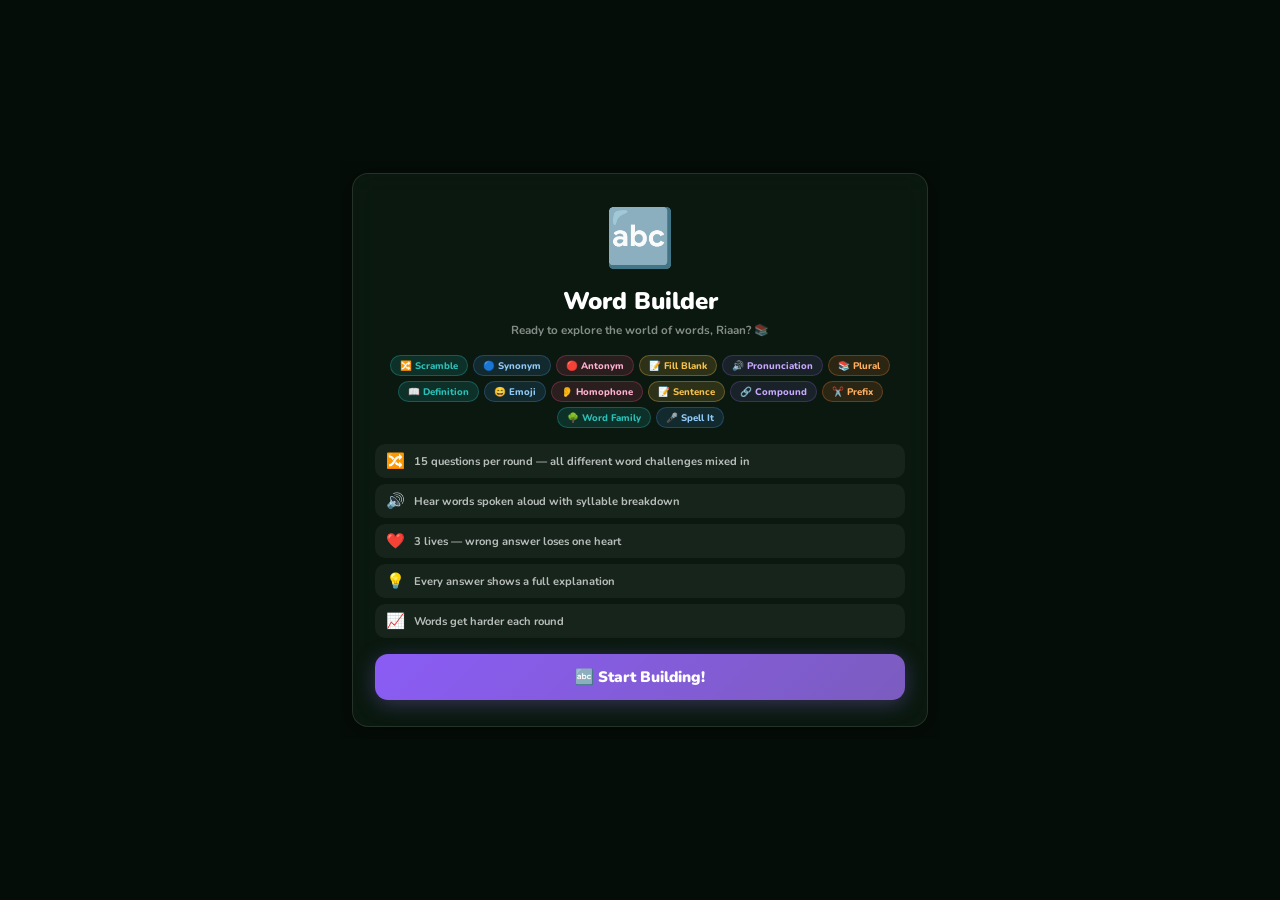
<file: word-builder.html>
<!DOCTYPE html>
<html lang="en">
<head>
<meta charset="UTF-8">
<meta name="viewport" content="width=device-width, initial-scale=1.0">
<title>Word Builder 🔤 — Learning Hub</title>
<link href="https://fonts.googleapis.com/css2?family=Nunito:wght@400;600;700;800;900&display=swap" rel="stylesheet">
<style>
:root{
  --teal:#2BBFB8;--teal2:#1A9990;--amber:#F6C04A;--amber2:#E8A020;
  --red:#E84545;--green:#27AE60;--purple:#7C5CBF;--orange:#F07830;
  --blue:#4A90D9;--pink:#E8457A;
  --gc:rgba(12,28,18,0.80);--gb:rgba(255,255,255,0.11);
  --r:16px;--shadow:0 4px 24px rgba(0,0,0,0.4);
}
*{box-sizing:border-box;margin:0;padding:0;-webkit-tap-highlight-color:transparent}
html,body{height:100%;font-family:'Nunito',sans-serif;color:#fff;overflow:hidden}
body{background:#0a1a10;display:flex;flex-direction:column;align-items:center;justify-content:center}
.bg{position:fixed;inset:0;z-index:0;
  background:url('https://raw.githubusercontent.com/prachi8833/Learning-Hub/main/bg-castle-forest-day-Learn.png') center/cover no-repeat}
.bg::after{content:'';position:absolute;inset:0;background:rgba(4,10,6,0.78)}
.wrap{position:relative;z-index:1;width:100%;max-width:600px;padding:12px;
  display:flex;flex-direction:column;gap:10px;max-height:100vh;overflow-y:auto}
.wrap::-webkit-scrollbar{display:none}

/* HEADER */
.hdr{display:flex;align-items:center;gap:10px;background:var(--gc);backdrop-filter:blur(14px);
  border:1px solid var(--gb);border-radius:var(--r);padding:12px 16px;box-shadow:var(--shadow);flex-shrink:0}
.back-btn{width:32px;height:32px;border-radius:50%;background:rgba(255,255,255,.1);border:none;
  color:#fff;font-size:.95rem;cursor:pointer;display:flex;align-items:center;justify-content:center;flex-shrink:0}
.hdr-title{flex:1;font-size:1rem;font-weight:900;color:#fff}
.hdr-sub{font-size:.62rem;font-weight:700;color:rgba(255,255,255,.45)}
.lives{display:flex;gap:2px;font-size:1rem}
.star-count{font-size:.9rem;font-weight:900;color:var(--amber);white-space:nowrap}

/* INFO ROW */
.info-row{display:flex;gap:8px;flex-shrink:0}
.info-box{flex:1;background:var(--gc);backdrop-filter:blur(14px);border:1px solid var(--gb);
  border-radius:12px;padding:8px 10px;text-align:center;box-shadow:var(--shadow)}
.ib-val{font-size:1rem;font-weight:900;color:#fff;line-height:1}
.ib-lbl{font-size:.52rem;font-weight:700;color:rgba(255,255,255,.4);margin-top:2px;text-transform:uppercase}
.ib-val.amber{color:var(--amber)}.ib-val.teal{color:var(--teal)}.ib-val.purple{color:#C8A8FF}

/* STREAK */
.streak-badge{display:inline-flex;align-items:center;gap:3px;border-radius:99px;padding:3px 9px;
  font-size:.7rem;font-weight:900;transition:all .3s;background:rgba(246,192,74,.15);
  border:1px solid rgba(246,192,74,.3);color:var(--amber)}
.streak-badge.s3{background:rgba(43,191,184,.18);border-color:rgba(43,191,184,.35);color:var(--teal)}
.streak-badge.s5{background:rgba(124,92,191,.18);border-color:rgba(124,92,191,.35);color:#C8A8FF}
.streak-badge.s7{background:rgba(232,69,122,.18);border-color:rgba(232,69,122,.35);color:#FFB0D0;animation:mp .6s ease infinite alternate}
@keyframes mp{from{transform:scale(1)}to{transform:scale(1.08)}}

/* TIMER */
.timer-wrap{background:rgba(255,255,255,.08);border-radius:99px;height:8px;overflow:hidden;flex-shrink:0}
.timer-bar{height:100%;border-radius:99px;transition:width .08s linear,background .3s}

/* COMBO */
.combo-announce{position:fixed;top:50%;left:50%;transform:translate(-50%,-50%) scale(0);
  z-index:999;text-align:center;pointer-events:none;transition:all .25s cubic-bezier(.34,1.56,.64,1);
  background:rgba(8,20,12,0.92);backdrop-filter:blur(18px);-webkit-backdrop-filter:blur(18px);
  border:1.5px solid rgba(255,255,255,0.12);border-radius:24px;
  padding:20px 36px;box-shadow:0 8px 40px rgba(0,0,0,0.6)}
.combo-announce.show{transform:translate(-50%,-50%) scale(1)}
.combo-announce.hide{transform:translate(-50%,-50%) scale(0);opacity:0}
.ca-text{font-size:2.2rem;font-weight:900;white-space:nowrap}
.ca-sub{font-size:.9rem;font-weight:800;color:rgba(255,255,255,.7);margin-top:4px}
/* LIFE RESTORE */
.life-restore{position:fixed;top:50%;left:50%;transform:translate(-50%,-50%) scale(0);
  z-index:998;text-align:center;pointer-events:none;transition:all .3s cubic-bezier(.34,1.56,.64,1);
  background:rgba(8,20,12,0.92);backdrop-filter:blur(18px);-webkit-backdrop-filter:blur(18px);
  border:1.5px solid rgba(232,69,122,0.3);border-radius:24px;
  padding:20px 36px;box-shadow:0 8px 40px rgba(232,69,122,0.25)}
.life-restore.show{transform:translate(-50%,-50%) scale(1)}
.life-restore.hide{transform:translate(-50%,-50%) scale(0);opacity:0}
.lr-text{font-size:2rem;font-weight:900;color:#FF8FAA;white-space:nowrap}
.lr-sub{font-size:.85rem;font-weight:800;color:rgba(255,255,255,.65);margin-top:4px}

/* HINT */
.hint-btn-float{display:none;margin:10px auto 0;
  padding:6px 16px;background:rgba(246,192,74,.12);border:1.5px solid rgba(246,192,74,.25);
  border-radius:99px;font-family:'Nunito',sans-serif;font-size:.65rem;font-weight:900;
  color:var(--amber);cursor:pointer;transition:all .2s}
.hint-btn-float:hover{background:rgba(246,192,74,.22)}
.hint-btn-float.used{background:rgba(255,255,255,.06);border-color:rgba(255,255,255,.12);color:rgba(255,255,255,.3);cursor:default}
.hint-box{margin-top:10px;background:rgba(246,192,74,.08);border:1px solid rgba(246,192,74,.2);
  border-radius:11px;padding:10px 13px;display:none;animation:slideDown .3s ease}
.hint-box.show{display:block}
.hint-box-txt{font-size:.75rem;font-weight:700;color:rgba(255,255,255,.7);line-height:1.5}
.hint-cost{font-size:.62rem;font-weight:800;color:rgba(246,192,74,.6);margin-top:3px}


/* GAME CARD */
.game-card{background:var(--gc);backdrop-filter:blur(14px);border:1px solid var(--gb);
  border-radius:var(--r);padding:18px;box-shadow:var(--shadow)}
.q-meta{display:flex;align-items:center;justify-content:space-between;margin-bottom:12px}
.mode-tag{font-size:.65rem;font-weight:900;border-radius:99px;padding:4px 12px;border:1px solid}
.mode-tag.scramble{background:rgba(43,191,184,.12);color:var(--teal);border-color:rgba(43,191,184,.25)}
.mode-tag.synonym{background:rgba(74,144,217,.12);color:#90CAF9;border-color:rgba(74,144,217,.25)}
.mode-tag.antonym{background:rgba(232,69,122,.12);color:#FFB0D0;border-color:rgba(232,69,122,.25)}
.mode-tag.fill{background:rgba(246,192,74,.12);color:var(--amber);border-color:rgba(246,192,74,.25)}
.mode-tag.pronunciation{background:rgba(124,92,191,.12);color:#C8A8FF;border-color:rgba(124,92,191,.25)}
.mode-tag.plural{background:rgba(240,120,48,.12);color:#FFB060;border-color:rgba(240,120,48,.25)}
.mode-tag.definition{background:rgba(39,174,96,.12);color:#90FFB0;border-color:rgba(39,174,96,.25)}
.mode-tag.emoji{background:rgba(246,192,74,.15);color:var(--amber);border-color:rgba(246,192,74,.3)}
.mode-tag.homophone{background:rgba(232,69,69,.12);color:#FF9090;border-color:rgba(232,69,69,.25)}
.mode-tag.sentence{background:rgba(43,191,184,.12);color:var(--teal);border-color:rgba(43,191,184,.25)}
.mode-tag.rhyme{background:rgba(232,69,122,.12);color:#FFB0D0;border-color:rgba(232,69,122,.25)}
.mode-tag.compound{background:rgba(240,120,48,.12);color:#FFB060;border-color:rgba(240,120,48,.25)}
.mode-tag.prefix{background:rgba(74,144,217,.12);color:#90CAF9;border-color:rgba(74,144,217,.25)}
.mode-tag.wordfamily{background:rgba(39,174,96,.12);color:#90FFB0;border-color:rgba(39,174,96,.25)}
.mode-tag.audio{background:rgba(124,92,191,.12);color:#C8A8FF;border-color:rgba(124,92,191,.25)}
.q-cat{font-size:.6rem;font-weight:800;color:rgba(255,255,255,.35);text-transform:uppercase;letter-spacing:.5px}
.question{font-size:1.5rem;font-weight:900;color:#fff;margin-bottom:14px;text-align:center;
  line-height:1.35;min-height:44px;display:flex;align-items:center;justify-content:center}
.question.small{font-size:1.1rem}

/* EMOJI DISPLAY */
.emoji-display{font-size:3.5rem;text-align:center;margin-bottom:12px;animation:bounce .6s ease infinite alternate}
@keyframes bounce{from{transform:scale(1)}to{transform:scale(1.1)}}

/* SYLLABLE BAR */
.syllable-bar{display:flex;align-items:center;justify-content:center;gap:6px;margin-bottom:14px;flex-wrap:wrap}
.syl{background:rgba(124,92,191,.15);border:1px solid rgba(124,92,191,.3);color:#C8A8FF;
  font-size:1rem;font-weight:900;border-radius:8px;padding:5px 10px}
.syl.stress{background:rgba(124,92,191,.35);border-color:#7C5CBF;color:#fff;font-size:1.1rem}
.speak-btn{display:flex;align-items:center;gap:6px;background:rgba(124,92,191,.15);
  border:1.5px solid rgba(124,92,191,.3);border-radius:99px;padding:7px 16px;
  font-family:'Nunito',sans-serif;font-size:.78rem;font-weight:900;color:#C8A8FF;cursor:pointer;
  margin:0 auto 12px;transition:all .2s}
.speak-btn:hover{background:rgba(124,92,191,.25)}
.speak-btn.speaking{background:rgba(124,92,191,.3);border-color:#7C5CBF;animation:pulse .8s ease infinite}
@keyframes pulse{0%,100%{opacity:1}50%{opacity:.6}}

/* SCRAMBLE TILES */
.scramble-area{display:flex;flex-direction:column;gap:10px}
.answer-slots{display:flex;gap:6px;justify-content:center;flex-wrap:wrap;min-height:52px;
  background:rgba(255,255,255,.04);border-radius:12px;padding:10px;border:1.5px dashed rgba(255,255,255,.12)}
.letter-slot{width:40px;height:44px;border-radius:9px;background:rgba(43,191,184,.15);
  border:2px solid rgba(43,191,184,.35);display:flex;align-items:center;justify-content:center;
  font-size:1.2rem;font-weight:900;color:#fff;cursor:pointer;transition:all .2s;flex-shrink:0}
.letter-slot:hover{background:rgba(43,191,184,.25);transform:translateY(-2px)}
.letter-slot.empty{background:rgba(255,255,255,.05);border-color:rgba(255,255,255,.15);color:transparent}
.tiles-row{display:flex;gap:6px;justify-content:center;flex-wrap:wrap}
.tile{width:42px;height:46px;border-radius:10px;background:rgba(255,255,255,.1);
  border:1.5px solid rgba(255,255,255,.2);display:flex;align-items:center;justify-content:center;
  font-size:1.25rem;font-weight:900;color:#fff;cursor:pointer;transition:all .2s;flex-shrink:0;
  user-select:none}
.tile:hover:not(.used){background:rgba(246,192,74,.2);border-color:var(--amber);transform:translateY(-3px)}
.tile.used{opacity:.25;cursor:default;transform:none}
.tile.dragging{opacity:.5;transform:scale(1.1)}

/* KEYBOARD AREA */
.keyboard-wrap{display:flex;gap:8px;align-items:center}
.answer-input{flex:1;padding:11px 14px;background:rgba(255,255,255,.08);
  border:2px solid rgba(255,255,255,.15);border-radius:13px;font-family:'Nunito',sans-serif;
  font-size:1.3rem;font-weight:900;color:#fff;text-align:center;outline:none;
  transition:border-color .2s;-webkit-appearance:none;text-transform:uppercase}
.answer-input:focus{border-color:var(--teal)}
.answer-input.correct{border-color:var(--green);background:rgba(39,174,96,.15)}
.answer-input.wrong{border-color:var(--red);background:rgba(232,69,69,.15);animation:shake .3s ease}
.submit-btn{padding:11px 14px;background:linear-gradient(135deg,var(--teal2),var(--teal));
  border:none;border-radius:13px;color:#fff;font-family:'Nunito',sans-serif;font-size:.78rem;
  font-weight:900;cursor:pointer;white-space:nowrap}

/* MCQ OPTIONS */
.opts{display:grid;grid-template-columns:1fr 1fr;gap:8px}
.opt{padding:12px 10px;background:rgba(255,255,255,.07);border:1.5px solid rgba(255,255,255,.1);
  border-radius:13px;font-family:'Nunito',sans-serif;font-size:.92rem;font-weight:800;
  color:#fff;cursor:pointer;transition:all .15s;text-align:center;word-break:break-word}
.opt:hover:not(:disabled){background:rgba(43,191,184,.15);border-color:var(--teal);transform:translateY(-2px)}
.opt.correct{background:rgba(39,174,96,.2)!important;border-color:var(--green)!important;color:#90FFB0!important}
.opt.wrong{background:rgba(232,69,69,.15)!important;border-color:var(--red)!important;color:#FF9090!important;animation:shake .3s ease}

/* SENTENCE BUILDER */
.sentence-words{display:flex;flex-wrap:wrap;gap:7px;justify-content:center;margin-bottom:10px}
.sent-word{padding:8px 13px;background:rgba(255,255,255,.1);border:1.5px solid rgba(255,255,255,.18);
  border-radius:10px;font-size:.9rem;font-weight:800;color:#fff;cursor:pointer;transition:all .2s}
.sent-word:hover:not(.used){background:rgba(43,191,184,.18);border-color:var(--teal);transform:translateY(-2px)}
.sent-word.used{opacity:.25;cursor:default}
.sentence-slots{display:flex;flex-wrap:wrap;gap:6px;min-height:46px;
  background:rgba(255,255,255,.04);border-radius:12px;padding:10px;
  border:1.5px dashed rgba(255,255,255,.15);margin-bottom:10px;align-items:center}
.sent-slot{padding:7px 12px;background:rgba(43,191,184,.15);border:1.5px solid rgba(43,191,184,.3);
  border-radius:9px;font-size:.88rem;font-weight:800;color:#fff;cursor:pointer;transition:all .2s}
.sent-slot:hover{background:rgba(232,69,69,.15);border-color:var(--red)}

/* HINT */
.hint-strip{display:flex;align-items:center;gap:6px;margin-bottom:10px;
  background:rgba(246,192,74,.08);border:1px solid rgba(246,192,74,.18);border-radius:10px;padding:8px 12px}
.hint-ico{font-size:.9rem}
.hint-txt{font-size:.72rem;font-weight:700;color:rgba(255,255,255,.6)}
.hint-btn{margin-left:auto;padding:4px 10px;background:rgba(246,192,74,.15);border:1px solid rgba(246,192,74,.25);
  border-radius:99px;font-family:'Nunito',sans-serif;font-size:.6rem;font-weight:900;color:var(--amber);cursor:pointer}

/* EXPLANATION */
.explanation-card{margin-top:12px;border-radius:14px;padding:14px 16px;animation:slideDown .3s ease;display:none}
.explanation-card.show{display:block}
.explanation-card.ok{background:rgba(39,174,96,.12);border:1.5px solid rgba(39,174,96,.25)}
.explanation-card.no{background:rgba(232,69,69,.1);border:1.5px solid rgba(232,69,69,.22)}
.ex-result{display:flex;align-items:center;gap:8px;margin-bottom:7px}
.ex-icon{font-size:1.3rem;flex-shrink:0}
.ex-answer{font-size:.92rem;font-weight:900;color:#fff}
.ex-answer span{color:var(--amber)}
.ex-explain{font-size:.76rem;font-weight:700;color:rgba(255,255,255,.7);line-height:1.55;margin-bottom:10px}
.ex-word-detail{background:rgba(255,255,255,.05);border-radius:10px;padding:10px 12px;margin-bottom:10px}
.ewd-row{display:flex;gap:8px;margin-bottom:4px;align-items:baseline}
.ewd-lbl{font-size:.6rem;font-weight:900;color:rgba(255,255,255,.35);text-transform:uppercase;letter-spacing:.5px;width:60px;flex-shrink:0}
.ewd-val{font-size:.78rem;font-weight:700;color:rgba(255,255,255,.75)}
.ex-next{width:100%;padding:10px;border:none;border-radius:11px;font-family:'Nunito',sans-serif;
  font-size:.85rem;font-weight:900;cursor:pointer;transition:all .2s;color:#fff}
.ex-next.ok{background:linear-gradient(135deg,var(--green),#52D08A);box-shadow:0 3px 12px rgba(39,174,96,.3)}
.ex-next.no{background:linear-gradient(135deg,var(--teal2),var(--teal));box-shadow:0 3px 12px rgba(43,191,184,.3)}
.ex-next.pron{background:linear-gradient(135deg,var(--purple),#9B6BDF);box-shadow:0 3px 12px rgba(124,92,191,.3)}

@keyframes shake{0%,100%{transform:translateX(0)}25%{transform:translateX(-8px)}75%{transform:translateX(8px)}}
@keyframes slideDown{from{opacity:0;transform:translateY(-8px)}to{opacity:1;transform:translateY(0)}}
@keyframes popIn{0%{transform:scale(.94)}60%{transform:scale(1.05)}100%{transform:scale(1)}}

/* SCREENS */
.screen{display:none}.screen.active{display:flex;flex-direction:column;gap:10px}

/* START */
.start-card{background:var(--gc);backdrop-filter:blur(14px);border:1px solid var(--gb);
  border-radius:var(--r);padding:26px 22px;text-align:center;box-shadow:var(--shadow)}
.start-icon{font-size:3.5rem;margin-bottom:8px;display:block;animation:float 3s ease-in-out infinite}
@keyframes float{0%,100%{transform:translateY(0)}50%{transform:translateY(-8px)}}
.start-title{font-size:1.5rem;font-weight:900;color:#fff;margin-bottom:4px}
.start-sub{font-size:.73rem;font-weight:700;color:rgba(255,255,255,.5);margin-bottom:16px;line-height:1.6}
.modes-grid{display:flex;flex-wrap:wrap;gap:5px;justify-content:center;margin-bottom:16px}
.mode-chip{font-size:.6rem;font-weight:800;border-radius:99px;padding:3px 9px;border:1px solid}
.rules{display:flex;flex-direction:column;gap:6px;text-align:left;margin-bottom:16px}
.rule{display:flex;align-items:center;gap:9px;background:rgba(255,255,255,.05);border-radius:10px;padding:7px 11px}
.rule-ico{font-size:.95rem;flex-shrink:0}
.rule-txt{font-size:.7rem;font-weight:700;color:rgba(255,255,255,.7)}
.start-btn{width:100%;padding:13px;border:none;border-radius:13px;
  background:linear-gradient(135deg,#8B5CF6,var(--purple));
  color:#fff;font-family:'Nunito',sans-serif;font-size:.95rem;font-weight:900;
  cursor:pointer;box-shadow:0 4px 20px rgba(124,92,191,.4);transition:all .2s}
.start-btn:hover{transform:translateY(-2px)}
.pb-row{display:flex;align-items:center;justify-content:center;gap:6px;margin-top:10px;
  font-size:.7rem;font-weight:700;color:rgba(255,255,255,.4)}
.pb-val{color:var(--amber);font-weight:900}

/* ROUND END */
.re-card{background:var(--gc);backdrop-filter:blur(14px);border:1px solid var(--gb);
  border-radius:var(--r);padding:22px 18px;text-align:center;box-shadow:var(--shadow)}
.re-icon{font-size:2.8rem;margin-bottom:7px;display:block}
.re-title{font-size:1.2rem;font-weight:900;color:#fff;margin-bottom:3px}
.re-stats{display:flex;gap:7px;margin:12px 0}
.re-stat{flex:1;background:rgba(255,255,255,.06);border-radius:11px;padding:10px;text-align:center}
.re-sv{font-size:1.2rem;font-weight:900;color:var(--amber)}
.re-sl{font-size:.55rem;font-weight:700;color:rgba(255,255,255,.4);margin-top:2px}
.mode-breakdown{margin:0 0 12px;text-align:left}
.mb-title{font-size:.6rem;font-weight:900;color:rgba(255,255,255,.35);text-transform:uppercase;letter-spacing:.5px;margin-bottom:6px}
.mb-row{display:flex;align-items:center;gap:7px;margin-bottom:4px}
.mb-name{font-size:.65rem;font-weight:700;color:rgba(255,255,255,.6);width:90px;flex-shrink:0}
.mb-bar-bg{flex:1;height:5px;background:rgba(255,255,255,.08);border-radius:99px;overflow:hidden}
.mb-bar-fill{height:100%;border-radius:99px;transition:width .6s}
.mb-pct{font-size:.58rem;font-weight:800;color:rgba(255,255,255,.4);width:26px;text-align:right;flex-shrink:0}
.re-btn{width:100%;padding:11px;border:none;border-radius:13px;font-family:'Nunito',sans-serif;font-size:.88rem;font-weight:900;cursor:pointer;transition:all .2s}
.re-btn.next{background:linear-gradient(135deg,#8B5CF6,var(--purple));color:#fff;box-shadow:0 3px 12px rgba(124,92,191,.3)}
.re-btn.home{background:rgba(255,255,255,.07);color:rgba(255,255,255,.5);margin-top:7px}

/* GAME OVER */
.go-card{background:var(--gc);backdrop-filter:blur(14px);border:1px solid var(--gb);
  border-radius:var(--r);padding:26px 20px;text-align:center;box-shadow:var(--shadow)}
.go-trophy{font-size:4rem;margin-bottom:8px;display:block;animation:float 2s ease-in-out infinite}
.go-title{font-size:1.4rem;font-weight:900;color:#fff;margin-bottom:3px}
.go-score{font-size:2.6rem;font-weight:900;color:var(--amber);line-height:1}
.go-earned{font-size:.88rem;font-weight:800;color:#90FFB0;margin-top:4px}
.go-msg{font-size:.76rem;font-weight:700;color:rgba(255,255,255,.5);margin:8px 0 4px;line-height:1.5}
.new-best{background:linear-gradient(135deg,rgba(124,92,191,.25),rgba(139,92,246,.2));
  border:1px solid rgba(124,92,191,.35);border-radius:11px;padding:9px 14px;
  font-size:.8rem;font-weight:900;color:#C8A8FF;margin:8px 0;animation:popIn .4s ease}
.go-stats{display:flex;gap:7px;margin-bottom:14px}
.go-stat{flex:1;background:rgba(255,255,255,.06);border-radius:11px;padding:9px;text-align:center}
.go-sv{font-size:1.1rem;font-weight:900;color:#fff}
.go-sl{font-size:.52rem;font-weight:700;color:rgba(255,255,255,.4);margin-top:2px}
.go-btns{display:flex;flex-direction:column;gap:7px}
.go-btn{width:100%;padding:11px;border:none;border-radius:13px;font-family:'Nunito',sans-serif;font-size:.88rem;font-weight:900;cursor:pointer;transition:all .2s}
.go-btn.play{background:linear-gradient(135deg,#8B5CF6,var(--purple));color:#fff;box-shadow:0 4px 20px rgba(124,92,191,.4)}
.go-btn.home{background:rgba(255,255,255,.07);color:rgba(255,255,255,.5)}
</style>
</head>
<body>
<div class="bg"></div>
<div class="combo-announce" id="combo-announce">
  <div class="ca-text" id="ca-text">WORD WIZARD! 🔤</div>
  <div class="ca-sub" id="ca-sub">3 in a row!</div>
</div>
<div class="life-restore" id="life-restore">
  <div class="lr-text">❤️ Life Restored!</div>
  <div class="lr-sub">3 correct in a row!</div>
</div>

<div class="wrap">
  <!-- START -->
  <div id="startScreen" class="screen active">
    <div class="start-card">
      <span class="start-icon">🔤</span>
      <div class="start-title">Word Builder</div>
      <div class="start-sub" id="start-greeting">Ready to explore the world of words?</div>
      <div class="modes-grid" id="modes-grid"></div>
      <div class="rules">
        <div class="rule"><span class="rule-ico">🔀</span><span class="rule-txt">15 questions per round — all different word challenges mixed in</span></div>
        <div class="rule"><span class="rule-ico">🔊</span><span class="rule-txt">Hear words spoken aloud with syllable breakdown</span></div>
        <div class="rule"><span class="rule-ico">❤️</span><span class="rule-txt">3 lives — wrong answer loses one heart</span></div>
        <div class="rule"><span class="rule-ico">💡</span><span class="rule-txt">Every answer shows a full explanation</span></div>
        <div class="rule"><span class="rule-ico">📈</span><span class="rule-txt">Words get harder each round</span></div>
      </div>
      <button class="start-btn" onclick="startGame()">🔤 Start Building!</button>
      <div class="pb-row" id="pb-row" style="display:none">🏆 Personal Best: <span class="pb-val" id="pb-val">0</span> stars</div>
    </div>
  </div>

  <!-- GAME -->
  <div id="gameScreen" class="screen">
    <div class="hdr">
      <button class="back-btn" onclick="confirmQuit()">←</button>
      <div style="flex:1">
        <div class="hdr-title">🔤 Word Builder</div>
        <div class="hdr-sub" id="g-player-label">Riaan · Grade 3</div>
      </div>
      <div class="lives" id="lives-display">❤️❤️❤️</div>
      <div class="star-count">⭐ <span id="g-stars">0</span></div>
    </div>
    <div class="info-row">
      <div class="info-box"><div class="ib-val teal" id="g-round">1</div><div class="ib-lbl">Round</div></div>
      <div class="info-box"><div class="ib-val" id="g-qnum">1/15</div><div class="ib-lbl">Question</div></div>
      <div class="info-box" style="display:flex;flex-direction:column;align-items:center;justify-content:center;padding:6px 10px">
        <div id="gt-wrap" style="position:relative;width:38px;height:38px">
          <svg width="38" height="38" viewBox="0 0 38 38" style="transform:rotate(-90deg)">
            <circle cx="19" cy="19" r="15" fill="none" stroke="rgba(255,255,255,.1)" stroke-width="3.5"/>
            <circle cx="19" cy="19" r="15" fill="none" stroke="#C8A8FF" stroke-width="3.5"
              stroke-linecap="round" stroke-dasharray="94.2" id="gt-ring" stroke-dashoffset="0"/>
          </svg>
          <div style="position:absolute;inset:0;display:flex;align-items:center;justify-content:center;
            font-size:.72rem;font-weight:900;color:#C8A8FF" id="gt-num">25</div>
        </div>
        <div class="ib-lbl">Secs</div>
      </div>
      <div class="info-box" style="display:flex;align-items:center;justify-content:center">
        <div id="streak-badge" class="streak-badge">0 🔥</div>
      </div>
    </div>
    <div class="timer-wrap" id="timer-wrap-el"><div class="timer-bar" id="q-timer-bar" style="width:100%"></div></div>
    <div class="game-card" id="game-card">
      <div class="q-meta">
        <span class="mode-tag" id="g-mode-tag">Scramble</span>
        <span class="q-cat" id="g-cat-tag">Animals</span>
      </div>
      <!-- Dynamic content injected here -->
      <div id="q-content"></div>
      <!-- HINT (shows below answer area, above explanation) -->
      <!-- EXPLANATION -->
      <div id="hint-area" style="text-align:center">
        <button class="hint-btn-float" id="hint-btn" onclick="useHint()">💡 Hint</button>
        <div class="hint-box" id="hint-box"><div class="hint-box-txt" id="hint-txt"></div><div class="hint-cost">💡 Using a hint halves your stars for this question</div></div>
      </div>
      <div class="explanation-card" id="explanation-card">
        <div class="ex-result">
          <span class="ex-icon" id="ex-icon">✅</span>
          <span class="ex-answer" id="ex-answer">Answer: <span>CAT</span></span>
        </div>
        <div class="ex-explain" id="ex-explain"></div>
        <div class="ex-word-detail" id="ex-word-detail"></div>
        <button class="ex-next" id="ex-next" onclick="advanceQuestion()">Next →</button>
      </div>
    </div>
  </div>

  <!-- ROUND END -->
  <div id="roundEndScreen" class="screen">
    <div class="re-card">
      <span class="re-icon" id="re-icon">⭐</span>
      <div class="re-title" id="re-title">Round 1 Complete!</div>
      <div class="re-stats">
        <div class="re-stat"><div class="re-sv" id="re-correct">0</div><div class="re-sl">Correct</div></div>
        <div class="re-stat"><div class="re-sv" id="re-acc">0%</div><div class="re-sl">Accuracy</div></div>
        <div class="re-stat"><div class="re-sv" id="re-stars-r">0</div><div class="re-sl">Stars</div></div>
        <div class="re-stat"><div class="re-sv" id="re-streak-r">0</div><div class="re-sl">Best Streak</div></div>
      </div>
      <div class="mode-breakdown" id="mode-breakdown"></div>
      <div style="font-size:.74rem;font-weight:700;color:rgba(255,255,255,.45);margin-bottom:12px;text-align:center" id="re-msg"></div>
      <button class="re-btn next" id="re-next-btn" onclick="nextRound()">Round 2 →</button>
      <button class="re-btn home" onclick="goHome()">🏠 Back to Hub</button>
    </div>
  </div>

  <!-- GAME OVER -->
  <div id="gameOverScreen" class="screen">
    <div class="go-card">
      <span class="go-trophy" id="go-trophy">🏆</span>
      <div class="go-title">Word Master!</div>
      <div class="go-score" id="go-score">0 ⭐</div>
      <div class="go-earned" id="go-earned">+0 stars saved</div>
      <div id="new-best-banner" class="new-best" style="display:none">🏆 NEW PERSONAL BEST!</div>
      <div class="go-msg" id="go-msg">Great effort!</div>
      <div class="go-stats">
        <div class="go-stat"><div class="go-sv" id="go-rounds">1</div><div class="go-sl">Rounds</div></div>
        <div class="go-stat"><div class="go-sv" id="go-correct">0</div><div class="go-sl">Correct</div></div>
        <div class="go-stat"><div class="go-sv" id="go-best-streak">0</div><div class="go-sl">Best Streak</div></div>
        <div class="go-stat"><div class="go-sv" id="go-pb">0</div><div class="go-sl">Personal Best</div></div>
      </div>
      <div class="go-btns">
        <button class="go-btn play" onclick="restartGame()">🔤 Play Again</button>
        <button class="go-btn home" onclick="goHome()">🏠 Back to Hub</button>
      </div>
    </div>
  </div>
</div>

<script>
// ── Supabase ──────────────────────────────────────────────────────
const SB='https://tnhgihzfwqsflpueivwe.supabase.co',KEY='sb_publishable_MOfPmwQ3sKgia0bnOfrIdw_rY7FaJCr';
const db=(p,o={})=>fetch(`${SB}/rest/v1/${p}`,{headers:{'apikey':KEY,'Authorization':`Bearer ${KEY}`,'Content-Type':'application/json','Prefer':o.prefer||'return=representation',...o.headers},method:o.method||'GET',body:o.body?JSON.stringify(o.body):undefined}).then(r=>r.json()).catch(()=>[]);

const params=new URLSearchParams(window.location.search);
const playerName=params.get('player')||'riaan';
const isQuest=params.get('quest')==='1'; // only quest-launched plays earn stars
let playerId=null,playerGrade=3,personalBest=0;

// ── Word Bank ─────────────────────────────────────────────────────
const WORDS={
  // grade 1 words
  G1:[
    {w:'CAT',syl:'cat',stress:0,cat:'Animals',emoji:'🐱',def:'A small furry pet that meows',syn:'kitten',ant:null,plural:'cats',family:['cat','cats','catty'],rhyme:'hat'},
    {w:'DOG',syl:'dog',stress:0,cat:'Animals',emoji:'🐶',def:'A loyal pet that barks',syn:'puppy',ant:null,plural:'dogs',family:['dog','dogs','doggy'],rhyme:'log'},
    {w:'SUN',syl:'sun',stress:0,cat:'Nature',emoji:'☀️',def:'The bright star that gives us light and warmth',syn:'star',ant:'moon',plural:'suns',family:['sun','sunny','sunlight'],rhyme:'run'},
    {w:'BIG',syl:'big',stress:0,cat:'Describing',emoji:'🐘',def:'Large in size',syn:'large',ant:'small',plural:null,family:['big','bigger','biggest'],rhyme:'pig'},
    {w:'HOT',syl:'hot',stress:0,cat:'Describing',emoji:'🔥',def:'Having a high temperature',syn:'warm',ant:'cold',plural:null,family:['hot','hotter','hottest'],rhyme:'pot'},
    {w:'FISH',syl:'fish',stress:0,cat:'Animals',emoji:'🐟',def:'An animal that lives in water and breathes through gills',syn:null,ant:null,plural:'fish',family:['fish','fishing','fisherman'],rhyme:'dish'},
    {w:'RED',syl:'red',stress:0,cat:'Colors',emoji:'🔴',def:'The color of blood or fire',syn:'crimson',ant:'green',plural:null,family:['red','reddish','redden'],rhyme:'bed'},
    {w:'BIRD',syl:'bird',stress:0,cat:'Animals',emoji:'🐦',def:'An animal with wings and feathers that usually can fly',syn:null,ant:null,plural:'birds',family:['bird','birds','birdy'],rhyme:'word'},
    {w:'BLUE',syl:'blue',stress:0,cat:'Colors',emoji:'🔵',def:'The color of the sky and ocean',syn:'azure',ant:'orange',plural:null,family:['blue','blues','blueish'],rhyme:'clue'},
    {w:'FROG',syl:'frog',stress:0,cat:'Animals',emoji:'🐸',def:'A small green animal that jumps and lives near water',syn:null,ant:null,plural:'frogs',family:['frog','frogs','froggy'],rhyme:'log'},
    {w:'FAST',syl:'fast',stress:0,cat:'Describing',emoji:'💨',def:'Moving quickly',syn:'quick',ant:'slow',plural:null,family:['fast','faster','fastest'],rhyme:'last'},
    {w:'MILK',syl:'milk',stress:0,cat:'Food',emoji:'🥛',def:'A white drink that comes from cows',syn:null,ant:null,plural:null,family:['milk','milky','milkman'],rhyme:'silk'},
    {w:'RAIN',syl:'rain',stress:0,cat:'Nature',emoji:'🌧️',def:'Water that falls from clouds in the sky',syn:'shower',ant:'sunshine',plural:null,family:['rain','rainy','rainbow'],rhyme:'train'},
    {w:'STAR',syl:'star',stress:0,cat:'Nature',emoji:'⭐',def:'A bright object in the night sky made of burning gas',syn:null,ant:null,plural:'stars',family:['star','stars','starry'],rhyme:'car'},
    {w:'TREE',syl:'tree',stress:0,cat:'Nature',emoji:'🌳',def:'A tall plant with a trunk, branches, and leaves',syn:'plant',ant:null,plural:'trees',family:['tree','trees','treetop'],rhyme:'free'},
    {w:'CAKE',syl:'cake',stress:0,cat:'Food',emoji:'🎂',def:'A sweet baked food often eaten at birthdays',syn:'pastry',ant:null,plural:'cakes',family:['cake','cakes','bake'],rhyme:'lake'},
    {w:'JUMP',syl:'jump',stress:0,cat:'Actions',emoji:'🏃',def:'To push off the ground and go up into the air',syn:'leap',ant:'land',plural:null,family:['jump','jumps','jumping'],rhyme:'bump'},
    {w:'LEAF',syl:'leaf',stress:0,cat:'Nature',emoji:'🍃',def:'The flat green part of a plant that makes food from sunlight',syn:null,ant:null,plural:'leaves',family:['leaf','leaves','leafy'],rhyme:'reef'},
    {w:'SNOW',syl:'snow',stress:0,cat:'Nature',emoji:'❄️',def:'Soft white frozen water that falls from clouds in winter',syn:'frost',ant:'sun',plural:null,family:['snow','snowy','snowball'],rhyme:'glow'},
    {w:'BOOK',syl:'book',stress:0,cat:'Objects',emoji:'📚',def:'Pages with words bound together that you can read',syn:'text',ant:null,plural:'books',family:['book','books','bookshelf'],rhyme:'cook'},
  ],
  // grade 3+ words
  G3:[
    {w:'ELEPHANT',syl:'el·e·phant',stress:0,cat:'Animals',emoji:'🐘',def:'The largest land animal with a long trunk and tusks',syn:'pachyderm',ant:null,plural:'elephants',family:['elephant','elephants','elephantine'],rhyme:null},
    {w:'ANCIENT',syl:'an·cient',stress:0,cat:'Describing',emoji:'🏛️',def:'Very very old, from a long time ago',syn:'old',ant:'modern',plural:null,family:['ancient','ancients','anciently'],rhyme:null},
    {w:'BRAVE',syl:'brave',stress:0,cat:'Describing',emoji:'🦁',def:'Not afraid of danger; having courage',syn:'courageous',ant:'cowardly',plural:null,family:['brave','bravery','bravely'],rhyme:'cave'},
    {w:'GENTLE',syl:'gen·tle',stress:0,cat:'Describing',emoji:'🕊️',def:'Soft, kind, and careful',syn:'kind',ant:'rough',plural:null,family:['gentle','gently','gentleness'],rhyme:null},
    {w:'ENORMOUS',syl:'e·nor·mous',stress:1,cat:'Describing',emoji:'🏔️',def:'Extremely large, much bigger than normal',syn:'huge',ant:'tiny',plural:null,family:['enormous','enormously','enormity'],rhyme:null},
    {w:'MIGRATE',syl:'mi·grate',stress:0,cat:'Actions',emoji:'🦅',def:'To move from one place to another, especially seasonally',syn:'travel',ant:'stay',plural:null,family:['migrate','migration','migratory'],rhyme:null},
    {w:'HABITAT',syl:'hab·i·tat',stress:0,cat:'Science',emoji:'🌿',def:'The natural home of an animal or plant',syn:'environment',ant:null,plural:'habitats',family:['habitat','inhabit','habitation'],rhyme:null},
    {w:'GENEROUS',syl:'gen·er·ous',stress:0,cat:'Describing',emoji:'🎁',def:'Happy to give things to others; not selfish',syn:'kind',ant:'selfish',plural:null,family:['generous','generosity','generously'],rhyme:null},
    {w:'PREDICT',syl:'pre·dict',stress:1,cat:'Actions',emoji:'🔮',def:'To say what you think will happen in the future',syn:'forecast',ant:null,plural:null,family:['predict','prediction','predictable'],rhyme:null},
    {w:'NOCTURNAL',syl:'noc·tur·nal',stress:1,cat:'Science',emoji:'🦉',def:'Active at night and sleeping during the day',syn:'nighttime',ant:'diurnal',plural:null,family:['nocturnal','nocturnally'],rhyme:null},
    {w:'CAMOUFLAGE',syl:'cam·ou·flage',stress:0,cat:'Science',emoji:'🦎',def:'The ability to blend in with surroundings to hide',syn:'disguise',ant:'reveal',plural:null,family:['camouflage','camouflaged','camouflaging'],rhyme:null},
    {w:'DEMOCRACY',syl:'de·moc·ra·cy',stress:1,cat:'Social Studies',emoji:'🗳️',def:'A system of government where people vote for their leaders',syn:'republic',ant:'dictatorship',plural:'democracies',family:['democracy','democratic','democrat'],rhyme:null},
    {w:'PHOTOSYNTHESIS',syl:'pho·to·syn·the·sis',stress:2,cat:'Science',emoji:'🌱',def:'The process by which plants make food from sunlight',syn:null,ant:null,plural:null,family:['photosynthesis','photosynthesize','photosynthetic'],rhyme:null},
    {w:'ANCIENT',syl:'an·cient',stress:0,cat:'History',emoji:'🏺',def:'Belonging to the very distant past',syn:'old',ant:'modern',plural:null,family:['ancient','antiquity','antique'],rhyme:null},
    {w:'HIBERNATE',syl:'hi·ber·nate',stress:0,cat:'Science',emoji:'🐻',def:'To spend the winter in a deep sleep to save energy',syn:'sleep',ant:'migrate',plural:null,family:['hibernate','hibernation','hibernating'],rhyme:null},
    {w:'RESILIENT',syl:'re·sil·ient',stress:1,cat:'Describing',emoji:'💪',def:'Able to recover quickly from difficulties; tough',syn:'strong',ant:'fragile',plural:null,family:['resilient','resilience','resiliently'],rhyme:null},
    {w:'ATMOSPHERE',syl:'at·mos·phere',stress:0,cat:'Science',emoji:'🌍',def:'The layer of gases surrounding a planet',syn:'air',ant:null,plural:'atmospheres',family:['atmosphere','atmospheric','atmospherically'],rhyme:null},
    {w:'CONSEQUENCE',syl:'con·se·quence',stress:0,cat:'Describing',emoji:'⚖️',def:'A result or effect of an action',syn:'result',ant:'cause',plural:'consequences',family:['consequence','consequent','consequently'],rhyme:null},
    {w:'COLLABORATION',syl:'col·lab·o·ra·tion',stress:3,cat:'Actions',emoji:'🤝',def:'Working together with others to achieve something',syn:'teamwork',ant:'competition',plural:'collaborations',family:['collaborate','collaboration','collaborative'],rhyme:null},
    {w:'SYMMETRY',syl:'sym·me·try',stress:0,cat:'Math',emoji:'🦋',def:'When two halves of something are mirror images of each other',syn:'balance',ant:'asymmetry',plural:'symmetries',family:['symmetry','symmetrical','symmetrically'],rhyme:null},
  ]
};

// ── Homophones, Compounds, Prefixes ──────────────────────────────
const HOMOPHONES_G1=[
  {pair:['THERE','THEIR','THEY\'RE'],sentence:'___ going to the park today.',answer:'THEY\'RE',explain:'THEY\'RE = they are. THEIR = belonging to them. THERE = a place.'},
  {pair:['TO','TOO','TWO'],sentence:'I want ___ come with you.',answer:'TO',explain:'TO = towards. TOO = also/as well. TWO = the number 2.'},
  {pair:['SUN','SON'],sentence:'The ___ rises in the east.',answer:'SUN',explain:'SUN = the star in our sky. SON = a male child.'},
  {pair:['SEA','SEE'],sentence:'Can you ___ the birds?',answer:'SEE',explain:'SEE = to look at. SEA = the ocean.'},
  {pair:['HEAR','HERE'],sentence:'Come over ___.',answer:'HERE',explain:'HERE = in this place. HEAR = to listen.'},
];
const HOMOPHONES_G3=[
  {pair:['AFFECT','EFFECT'],sentence:'Exercise has a positive ___ on your health.',answer:'EFFECT',explain:'EFFECT is usually a noun (the result). AFFECT is usually a verb (to influence).'},
  {pair:['PRINCIPAL','PRINCIPLE'],sentence:'Our school ___ gave a speech.',answer:'PRINCIPAL',explain:'PRINCIPAL = head of a school or main person. PRINCIPLE = a rule or belief.'},
  {pair:['STATIONARY','STATIONERY'],sentence:'I bought new ___ at the shop.',answer:'STATIONERY',explain:'STATIONERY = pens, paper, writing materials. STATIONARY = not moving.'},
  {pair:['ACCEPT','EXCEPT'],sentence:'Everyone was invited ___ Karan.',answer:'EXCEPT',explain:'EXCEPT = not including. ACCEPT = to receive willingly.'},
  {pair:['DESERT','DESSERT'],sentence:'I ate chocolate ___ after dinner.',answer:'DESSERT',explain:'DESSERT (2 S\'s) = sweet food after a meal. DESERT (1 S) = a hot dry sandy land.'},
];

const COMPOUNDS_G1=[
  {parts:['RAIN','BOW'],answer:'RAINBOW',emoji:'🌈',explain:'RAIN + BOW = RAINBOW. A colourful arc you see after rain!'},
  {parts:['SUN','FLOWER'],answer:'SUNFLOWER',emoji:'🌻',explain:'SUN + FLOWER = SUNFLOWER. A tall yellow flower that faces the sun.'},
  {parts:['BUTTER','FLY'],answer:'BUTTERFLY',emoji:'🦋',explain:'BUTTER + FLY = BUTTERFLY. A beautiful insect with colourful wings.'},
  {parts:['STAR','FISH'],answer:'STARFISH',emoji:'⭐',explain:'STAR + FISH = STARFISH. A star-shaped sea creature.'},
  {parts:['FIRE','FLY'],answer:'FIREFLY',emoji:'✨',explain:'FIRE + FLY = FIREFLY. An insect that glows in the dark!'},
];
const COMPOUNDS_G3=[
  {parts:['PHOTO','SYNTHESIS'],answer:'PHOTOSYNTHESIS',emoji:'🌱',explain:'PHOTO (light) + SYNTHESIS (making) = PHOTOSYNTHESIS. How plants make food from sunlight!'},
  {parts:['UNDER','GROUND'],answer:'UNDERGROUND',emoji:'🚇',explain:'UNDER + GROUND = UNDERGROUND. Below the surface of the earth.'},
  {parts:['OVER','WHELM'],answer:'OVERWHELM',emoji:'😤',explain:'OVER + WHELM = OVERWHELM. To have too much to handle at once.'},
  {parts:['BREAK','THROUGH'],answer:'BREAKTHROUGH',emoji:'💡',explain:'BREAK + THROUGH = BREAKTHROUGH. An important new discovery.'},
  {parts:['WATER','FALL'],answer:'WATERFALL',emoji:'💧',explain:'WATER + FALL = WATERFALL. Water falling from a height.'},
];

const PREFIXES_G1=[
  {prefix:'UN',base:'HAPPY',answer:'UNHAPPY',explain:'UN- means NOT. UNHAPPY = not happy. Other examples: unkind, unsafe, unclear.'},
  {prefix:'RE',base:'DO',answer:'REDO',explain:'RE- means AGAIN. REDO = do again. Other examples: rewrite, replay, return.'},
  {prefix:'PRE',base:'SCHOOL',answer:'PRESCHOOL',explain:'PRE- means BEFORE. PRESCHOOL = before regular school. Other examples: preview, prepay.'},
];
const PREFIXES_G3=[
  {prefix:'DIS',base:'AGREE',answer:'DISAGREE',explain:'DIS- means NOT or OPPOSITE. DISAGREE = to not agree. Other examples: disappear, dishonest.'},
  {prefix:'MIS',base:'UNDERSTAND',answer:'MISUNDERSTAND',explain:'MIS- means WRONGLY. MISUNDERSTAND = to understand wrongly. Other examples: mislead, misspell.'},
  {prefix:'OVER',base:'CONFIDENT',answer:'OVERCONFIDENT',explain:'OVER- means TOO MUCH. OVERCONFIDENT = too confident. Other examples: overeat, overwork.'},
  {prefix:'INTER',base:'NATIONAL',answer:'INTERNATIONAL',explain:'INTER- means BETWEEN. INTERNATIONAL = between nations. Other examples: internet, interview.'},
];

const SENTENCES_G1=[
  {words:['The','cat','sat','on','the','mat'],answer:'The cat sat on the mat',explain:'Subject (The cat) + verb (sat) + where (on the mat). A simple sentence!'},
  {words:['I','love','to','read','books'],answer:'I love to read books',explain:'I (subject) + love (verb) + to read books (what I love). Short and clear!'},
  {words:['The','dog','runs','very','fast'],answer:'The dog runs very fast',explain:'The dog (subject) + runs (verb) + very fast (how it runs).'},
  {words:['She','has','big','blue','eyes'],answer:'She has big blue eyes',explain:'She (subject) + has (verb) + big blue eyes (what she has).'},
];
const SENTENCES_G3=[
  {words:['Ancient','civilisations','built','enormous','temples'],answer:'Ancient civilisations built enormous temples',explain:'Ancient civilisations (subject) + built (past tense verb) + enormous temples (what they built).'},
  {words:['The','resilient','salmon','migrate','upstream','every','autumn'],answer:'The resilient salmon migrate upstream every autumn',explain:'The resilient salmon (subject) + migrate upstream (verb + direction) + every autumn (when).'},
  {words:['Photosynthesis','allows','plants','to','make','their','own','food'],answer:'Photosynthesis allows plants to make their own food',explain:'Photosynthesis (subject) + allows plants (verb + object) + to make their own food (purpose).'},
];

// ── Word family questions ─────────────────────────────────────────
const FAMILIES_G1=[
  {base:'RUN',chain:['RUN','RUNS','RUNNING','RUNNER'],blank:3,answer:'RUNNER',explain:'Word family of RUN: run → runs → running → runner. Adding -ER makes a person who runs!'},
  {base:'PLAY',chain:['PLAY','PLAYS','PLAYING','PLAYER'],blank:3,answer:'PLAYER',explain:'Word family of PLAY: play → plays → playing → player. A player is someone who plays!'},
  {base:'TEACH',chain:['TEACH','TEACHES','TEACHING','TEACHER'],blank:3,answer:'TEACHER',explain:'Word family of TEACH: teach → teaches → teaching → teacher. A teacher teaches!'},
];
const FAMILIES_G3=[
  {base:'MIGRATE',chain:['MIGRATE','MIGRATION','MIGRATORY','IMMIGRANT'],blank:2,answer:'MIGRATORY',explain:'MIGRATE (verb) → MIGRATION (noun) → MIGRATORY (adjective) → IMMIGRANT (person). All share the root word!'},
  {base:'PHOTOGRAPH',chain:['PHOTOGRAPH','PHOTOGRAPHY','PHOTOGRAPHER','PHOTOGRAPHIC'],blank:2,answer:'PHOTOGRAPHER',explain:'PHOTO means light + GRAPH means writing. A photographer uses light to write images!'},
  {base:'DEMOCRACY',chain:['DEMOCRACY','DEMOCRATIC','DEMOCRATISE','DEMOCRAT'],blank:1,answer:'DEMOCRATIC',explain:'DEMO (people) + CRACY (rule). DEMOCRATIC describes a system where people rule!'},
];

// ── All mode types ────────────────────────────────────────────────
const ALL_MODES=['scramble','synonym','antonym','fill','pronunciation','plural',
  'definition','emoji','homophone','sentence','rhyme','compound','prefix','wordfamily','audio'];

const MODE_LABELS={
  scramble:'🔀 Scramble',synonym:'🔵 Synonym',antonym:'🔴 Antonym',
  fill:'📝 Fill Blank',pronunciation:'🔊 Pronunciation',plural:'📚 Plural/Singular',
  definition:'📖 Definition',emoji:'😄 Emoji Clue',homophone:'👂 Homophone',
  sentence:'📝 Sentence',rhyme:'🎵 Rhyme',compound:'🔗 Compound',
  prefix:'✂️ Prefix',wordfamily:'🌳 Word Family',audio:'🎤 Spell It'
};

// ── Game State ────────────────────────────────────────────────────
let G={round:1,qIdx:0,lives:3,stars:0,correct:0,totalCorrect:0,totalAsked:0,
  streak:0,bestStreak:0,sessionBestStreak:0,
  qTimer:0,qInterval:null,qMaxTime:25,answered:false,roundStars:0,
  question:null,wordBank:[],bankIdx:0,modeStats:{},
  scrambleState:{slots:[],tiles:[],tapMode:'tap-order'},
  sentenceState:{placed:[],available:[]}};

function getWordBank(){
  const base=playerGrade<=1?[...WORDS.G1]:[...WORDS.G1,...WORDS.G3];
  return shuffle(base);
}

function shuffle(a){const r=[...a];for(let i=r.length-1;i>0;i--){const j=Math.floor(Math.random()*(i+1));[r[i],r[j]]=[r[j],r[i]];}return r;}
function rand(min,max){return Math.floor(Math.random()*(max-min+1))+min;}
function cap(s){return s.charAt(0).toUpperCase()+s.slice(1).toLowerCase();}
function capAll(s){return s;}

// ── Speech ────────────────────────────────────────────────────────
function speak(text){
  if(!window.speechSynthesis)return;
  window.speechSynthesis.cancel();
  const u=new SpeechSynthesisUtterance(text.toLowerCase());
  u.rate=0.85;u.pitch=1;u.lang='en-CA';
  window.speechSynthesis.speak(u);
}

// ── Question Generation ───────────────────────────────────────────
function pickWord(){
  if(G.bankIdx>=G.wordBank.length){G.wordBank=getWordBank();G.bankIdx=0;}
  return G.wordBank[G.bankIdx++];
}

function pickMode(word){
  // Grade 1 gets simpler modes more often
  let pool;
  if(playerGrade<=1){
    pool=['scramble','scramble','fill','fill','pronunciation','plural','definition','emoji','homophone','rhyme','compound','prefix','wordfamily','audio','scramble'];
  } else {
    pool=[...ALL_MODES,'scramble','synonym','antonym','definition'];
  }
  // Filter by availability
  const avail=pool.filter(m=>{
    if(m==='synonym'&&!word.syn)return false;
    if(m==='antonym'&&!word.ant)return false;
    if(m==='rhyme'&&(!word.rhyme||playerGrade>2))return false;
    if(m==='plural'&&!word.plural)return false;
    return true;
  });
  return avail[Math.floor(Math.random()*avail.length)]||'scramble';
}

function buildQuestion(){
  const word=pickWord();
  const mode=pickMode(word);
  // Timer ONLY for scramble, based on word length. Everything else = untimed.
  const TIMED_MODES=['scramble'];
  if(TIMED_MODES.includes(mode)){
    const wlen=word.w.length;
    G.qMaxTime=wlen<=4?20:wlen<=6?25:wlen<=8?35:45;
  } else {
    G.qMaxTime=999; // untimed
  }
  return {word,mode};
}

// ── Render Question ───────────────────────────────────────────────
function renderQuestion(){
  const {word,mode}=G.question;
  const el=document.getElementById('q-content');
  el.innerHTML='';
  document.getElementById('explanation-card').style.display='none';
  document.getElementById('explanation-card').className='explanation-card';
  document.getElementById('g-mode-tag').textContent=MODE_LABELS[mode]||mode;
  document.getElementById('g-mode-tag').className=`mode-tag ${mode}`;
  document.getElementById('g-cat-tag').textContent=word.cat||'';

  if(mode==='scramble')renderScramble(word,el);
  else if(mode==='synonym')renderMCQ('synonym',word,el);
  else if(mode==='antonym')renderMCQ('antonym',word,el);
  else if(mode==='fill')renderFill(word,el);
  else if(mode==='pronunciation')renderPronunciation(word,el);
  else if(mode==='plural')renderPlural(word,el);
  else if(mode==='definition')renderDefinition(word,el);
  else if(mode==='emoji')renderEmoji(word,el);
  else if(mode==='homophone')renderHomophone(el);
  else if(mode==='sentence')renderSentence(el);
  else if(mode==='rhyme')renderRhyme(word,el);
  else if(mode==='compound')renderCompound(el);
  else if(mode==='prefix')renderPrefix(el);
  else if(mode==='wordfamily')renderWordFamily(el);
  else if(mode==='audio')renderAudio(word,el);
}

function renderScramble(word,el){
  // Pick scramble sub-mode
  const subModes=['tap-order','keyboard','tap-arrange'];
  const sub=subModes[G.qIdx%3];
  G.scrambleState.tapMode=sub;
  const letters=shuffle(word.w.split(''));

  let html=`<div style="font-size:.78rem;font-weight:700;color:rgba(255,255,255,.5);text-align:center;margin-bottom:12px">
    Unscramble the ${word.cat} word:</div>`;

  if(sub==='keyboard'){
    html+=`<div class="tiles-row" style="margin-bottom:14px">${letters.map(l=>`<div class="tile">${l}</div>`).join('')}</div>
    <div class="keyboard-wrap">
      <input class="answer-input" type="text" id="answer-input" placeholder="Type the word"
        autocomplete="off" autocorrect="off" autocapitalize="characters" spellcheck="false"
        onkeydown="handleKey(event)" maxlength="${word.w.length}">
      <button class="submit-btn" onclick="submitKeyboard()">Enter ↵</button>
    </div>`;
    el.innerHTML=html;
    setTimeout(()=>document.getElementById('answer-input')?.focus(),100);
  } else if(sub==='tap-order'){
    // Tap letters in correct order
    G.scrambleState.tiles=letters;
    G.scrambleState.slots=Array(word.w.length).fill(null);
    G.scrambleState.tapped=[];
    html+=`<div style="font-size:.68rem;font-weight:700;color:rgba(255,255,255,.35);text-align:center;margin-bottom:8px">Tap the letters in the correct order:</div>
    <div class="answer-slots" id="answer-slots">${Array(word.w.length).fill('<div class="letter-slot empty">_</div>').join('')}</div>
    <div class="tiles-row" id="tiles-row">${letters.map((l,i)=>`<div class="tile" id="tile-${i}" onclick="tapLetterOrder(${i},'${l}')">${l}</div>`).join('')}</div>
    <button onclick="clearScramble()" style="margin:8px auto;display:block;padding:5px 14px;background:rgba(255,255,255,.07);border:1px solid rgba(255,255,255,.12);border-radius:99px;font-family:'Nunito',sans-serif;font-size:.65rem;font-weight:800;color:rgba(255,255,255,.45);cursor:pointer">Clear ↺</button>`;
    el.innerHTML=html;
  } else {
    // Tap to arrange (tap any order, slots fill left to right, tap slot to remove)
    G.scrambleState.tiles=letters;
    G.scrambleState.placed=[];
    html+=`<div style="font-size:.68rem;font-weight:700;color:rgba(255,255,255,.35);text-align:center;margin-bottom:8px">Tap letters to build the word:</div>
    <div class="answer-slots" id="answer-slots">${Array(word.w.length).fill('<div class="letter-slot empty">_</div>').join('')}</div>
    <div class="tiles-row" id="tiles-row">${letters.map((l,i)=>`<div class="tile" id="tile-${i}" onclick="tapLetterArrange(${i},'${l}')">${l}</div>`).join('')}</div>
    <button onclick="clearScramble()" style="margin:8px auto;display:block;padding:5px 14px;background:rgba(255,255,255,.07);border:1px solid rgba(255,255,255,.12);border-radius:99px;font-family:'Nunito',sans-serif;font-size:.65rem;font-weight:800;color:rgba(255,255,255,.45);cursor:pointer">Clear ↺</button>`;
    el.innerHTML=html;
  }
}

function tapLetterOrder(idx,letter){
  if(G.answered)return;
  const word=G.question.word.w;
  const tapped=G.scrambleState.tapped||[];
  const pos=tapped.length;
  if(pos>=word.length)return;
  // Check if correct letter for this position
  if(letter===word[pos]){
    tapped.push(letter);
    G.scrambleState.tapped=tapped;
    document.getElementById(`tile-${idx}`).classList.add('used');
    const slots=document.getElementById('answer-slots');
    const slotEls=slots.querySelectorAll('.letter-slot');
    slotEls[pos].textContent=letter;
    slotEls[pos].classList.remove('empty');
    slotEls[pos].style.background='rgba(43,191,184,.2)';
    if(tapped.length===word.length){
      setTimeout(()=>processResult(true),300);
    }
  } else {
    // Wrong letter - flash red
    const tile=document.getElementById(`tile-${idx}`);
    tile.style.background='rgba(232,69,69,.3)';
    tile.style.borderColor='var(--red)';
    setTimeout(()=>{tile.style.background='';tile.style.borderColor='';},500);
    processResult(false);
  }
}

function tapLetterArrange(idx,letter){
  if(G.answered)return;
  const placed=G.scrambleState.placed||[];
  const word=G.question.word.w;
  if(placed.length>=word.length)return;
  placed.push({idx,letter});
  G.scrambleState.placed=placed;
  document.getElementById(`tile-${idx}`).classList.add('used');
  const slots=document.getElementById('answer-slots');
  const slotEls=slots.querySelectorAll('.letter-slot');
  const pos=placed.length-1;
  slotEls[pos].textContent=letter;
  slotEls[pos].classList.remove('empty');
  slotEls[pos].style.cursor='pointer';
  slotEls[pos].onclick=()=>removeArrangeSlot(pos);
  if(placed.length===word.length){
    const formed=placed.map(p=>p.letter).join('');
    setTimeout(()=>processResult(formed===word),300);
  }
}

function removeArrangeSlot(pos){
  if(G.answered)return;
  const placed=G.scrambleState.placed;
  const removed=placed.splice(pos,1)[0];
  G.scrambleState.placed=placed;
  document.getElementById(`tile-${removed.idx}`)?.classList.remove('used');
  // Re-render slots
  const slots=document.getElementById('answer-slots');
  const slotEls=slots.querySelectorAll('.letter-slot');
  placed.forEach((p,i)=>{slotEls[i].textContent=p.letter;slotEls[i].classList.remove('empty');});
  for(let i=placed.length;i<slotEls.length;i++){slotEls[i].textContent='_';slotEls[i].classList.add('empty');}
}

function clearScramble(){
  G.scrambleState.tapped=[];
  G.scrambleState.placed=[];
  const word=G.question.word.w;
  const slots=document.getElementById('answer-slots');
  if(slots){
    const slotEls=slots.querySelectorAll('.letter-slot');
    slotEls.forEach(s=>{s.textContent='_';s.classList.add('empty');s.style.background='';s.onclick=null;});
  }
  document.querySelectorAll('.tile').forEach(t=>t.classList.remove('used'));
}

function renderMCQ(type,word,el){
  const isAnt=type==='antonym';
  const correct=isAnt?word.ant:word.syn;
  const prompt=isAnt?`What is the OPPOSITE of:`:`Another word for:`;
  // Generate wrong options from other words
  const others=G.wordBank.filter(w=>w.w!==word.w&&(isAnt?w.ant:w.syn));
  const wrongs=shuffle(others).slice(0,3).map(w=>isAnt?w.ant:w.syn);
  while(wrongs.length<3)wrongs.push(['enormous','tiny','brave','gentle','ancient','rapid'][wrongs.length]);
  const opts=shuffle([correct,...wrongs.slice(0,3)]);
  el.innerHTML=`<div style="font-size:.8rem;font-weight:700;color:rgba(255,255,255,.55);text-align:center;margin-bottom:8px">${prompt}</div>
    <div class="question">${word.w}</div>
    <div class="opts">${opts.map(o=>`<button class="opt" onclick="checkOpt(this,'${o}','${correct}')">${cap(o)}</button>`).join('')}</div>`;
}

function renderFill(word,el){
  const sentences={
    CAT:'The ___ sat quietly on the windowsill.',DOG:'My ___ barked at the postman.',
    SUN:'The ___ shines brightly in the sky.',BIG:'The ___ elephant drank from the river.',
    ELEPHANT:'The ___ used its trunk to pick up fruit.',ANCIENT:'Archaeologists discovered an ___ temple.',
    BRAVE:'The ___ knight crossed the dark forest.',ENORMOUS:'They found an ___ diamond in the cave.',
    MIGRATE:'Birds ___ south every winter to stay warm.',HABITAT:'The polar bear\'s ___ is the Arctic.',
    GENTLE:'Be ___ with the baby rabbit.',GENEROUS:'She was ___ and shared her lunch.',
    DEFAULT:`The ___ ${word.cat.toLowerCase()} was very interesting.`
  };
  const sent=(sentences[word.w]||sentences.DEFAULT).replace('DEFAULT',word.w.toLowerCase());
  const blank=sent.replace(`${word.w.toLowerCase()}`,`___ `).replace(word.w,`___`);
  const others=shuffle(G.wordBank.filter(w=>w.w!==word.w&&w.cat===word.cat)).slice(0,3).map(w=>cap(w.w));
  while(others.length<3)others.push(['quickly','gently','bright'][others.length]||'large');
  const opts=shuffle([cap(word.w),...others.slice(0,3)]);
  el.innerHTML=`<div style="font-size:.78rem;font-weight:700;color:rgba(255,255,255,.5);text-align:center;margin-bottom:10px">Fill in the blank:</div>
    <div class="question small" style="line-height:1.6">"${blank}"</div>
    <div class="opts" style="margin-top:12px">${opts.map(o=>`<button class="opt" onclick="checkOpt(this,'${o}','${cap(word.w)}')">${o}</button>`).join('')}</div>`;
}

function renderPronunciation(word,el){
  const syllables=word.syl.split('·');
  el.innerHTML=`<div style="font-size:.78rem;font-weight:700;color:rgba(255,255,255,.5);text-align:center;margin-bottom:10px">Listen and learn how to say:</div>
    <div class="question" style="font-size:2rem">${word.w}</div>
    <div class="syllable-bar">${syllables.map((s,i)=>`<div class="syl ${i===word.stress?'stress':''}">${s.toUpperCase()}</div>`).join('<span style="color:rgba(255,255,255,.25);font-size:1.2rem">·</span>')}</div>
    <button class="speak-btn" id="speak-btn" onclick="speakWord()">🔊 Hear it spoken</button>
    <div style="font-size:.72rem;font-weight:700;color:rgba(255,255,255,.5);text-align:center;margin-bottom:8px">Definition: <span style="color:rgba(255,255,255,.75)">${word.def}</span></div>
    <div style="font-size:.68rem;font-weight:700;color:rgba(255,255,255,.35);text-align:center;margin-bottom:14px">Category: ${word.cat}</div>
    <button onclick="pronNext()" style="width:100%;padding:11px;border:none;border-radius:13px;
      background:linear-gradient(135deg,var(--purple),#9B6BDF);color:#fff;font-family:'Nunito',sans-serif;
      font-size:.9rem;font-weight:900;cursor:pointer;box-shadow:0 3px 12px rgba(124,92,191,.3)">
      Got it! Next Question →</button>`;
  // Auto-speak after a moment
  setTimeout(()=>speakWord(),600);
}

function speakWord(){
  const word=G.question.word.w;
  const btn=document.getElementById('speak-btn');
  if(btn){btn.classList.add('speaking');btn.textContent='🔊 Speaking...';}
  speak(word);
  setTimeout(()=>{if(btn){btn.classList.remove('speaking');btn.textContent='🔊 Hear it spoken';}},1500);
}

function renderPlural(word,el){
  const isToPlural=Math.random()>0.5;
  if(isToPlural){
    const others=shuffle(G.wordBank.filter(w=>w.w!==word.w&&w.plural)).slice(0,3).map(w=>w.plural);
    while(others.length<3)others.push(['cats','dogs','trees'][others.length]||'birds');
    const opts=shuffle([word.plural,...others.slice(0,3)]);
    el.innerHTML=`<div style="font-size:.78rem;font-weight:700;color:rgba(255,255,255,.5);text-align:center;margin-bottom:8px">What is the PLURAL of:</div>
      <div class="question">${word.w}</div>
      <div class="opts">${opts.map(o=>`<button class="opt" onclick="checkOpt(this,'${o}','${word.plural}')">${o}</button>`).join('')}</div>`;
  } else {
    const others=shuffle(G.wordBank.filter(w=>w.w!==word.w&&w.plural)).slice(0,3).map(w=>w.w);
    while(others.length<3)others.push(['cat','dog','tree'][others.length]||'bird');
    const opts=shuffle([word.w,...others.slice(0,3)]);
    el.innerHTML=`<div style="font-size:.78rem;font-weight:700;color:rgba(255,255,255,.5);text-align:center;margin-bottom:8px">What is the SINGULAR of:</div>
      <div class="question">${word.plural.toUpperCase()}</div>
      <div class="opts">${opts.map(o=>`<button class="opt" onclick="checkOpt(this,'${o}','${word.w}')">${cap(o)}</button>`).join('')}</div>`;
  }
}

function renderDefinition(word,el){
  const others=shuffle(G.wordBank.filter(w=>w.w!==word.w)).slice(0,3).map(w=>w.w);
  const opts=shuffle([word.w,...others]);
  el.innerHTML=`<div style="font-size:.78rem;font-weight:700;color:rgba(255,255,255,.5);text-align:center;margin-bottom:8px">Which word matches this definition?</div>
    <div style="background:rgba(255,255,255,.06);border-radius:12px;padding:14px 16px;margin-bottom:14px;font-size:.88rem;font-weight:700;color:rgba(255,255,255,.85);line-height:1.6;text-align:center">"${word.def}"</div>
    <div class="opts">${opts.map(o=>`<button class="opt" onclick="checkOpt(this,'${o}','${word.w}')">${o}</button>`).join('')}</div>`;
}

function renderEmoji(word,el){
  const others=shuffle(G.wordBank.filter(w=>w.w!==word.w&&w.emoji)).slice(0,3).map(w=>w.w);
  const opts=shuffle([word.w,...others]);
  el.innerHTML=`<div style="font-size:.78rem;font-weight:700;color:rgba(255,255,255,.5);text-align:center;margin-bottom:8px">What word does this emoji show?</div>
    <div class="emoji-display">${word.emoji}</div>
    <div class="opts">${opts.map(o=>`<button class="opt" onclick="checkOpt(this,'${o}','${word.w}')">${o}</button>`).join('')}</div>`;
}

function renderHomophone(el){
  const pool=playerGrade<=1?HOMOPHONES_G1:[...HOMOPHONES_G1,...HOMOPHONES_G3];
  const h=pool[Math.floor(Math.random()*pool.length)];
  G.question.homophone=h;
  G.question.word={w:h.answer,syl:h.answer,stress:0,cat:'Homophones',emoji:'👂',
    def:`The correct homophone for: "${h.sentence}"`,
    syn:null,ant:null,plural:null,family:null,rhyme:null};
  el.innerHTML=`<div style="font-size:.78rem;font-weight:700;color:rgba(255,255,255,.5);text-align:center;margin-bottom:10px">Choose the correct word:</div>
    <div class="question small" style="line-height:1.6">"${h.sentence}"</div>
    <div class="opts" style="margin-top:12px">${h.pair.map(o=>`<button class="opt" onclick="checkOpt(this,'${o}','${h.answer}')">${o}</button>`).join('')}</div>`;
}

function renderSentence(el){
  const pool=playerGrade<=1?SENTENCES_G1:[...SENTENCES_G1,...SENTENCES_G3];
  const s=pool[Math.floor(Math.random()*pool.length)];
  G.question.sentenceData=s;
  G.question.word={w:s.answer,syl:s.answer,stress:0,cat:'Sentence Building',emoji:'📝',
    def:'Put the words in the correct order to make a sentence.',
    syn:null,ant:null,plural:null,family:null,rhyme:null};
  G.sentenceState={placed:[],available:[...s.words]};
  const shuffled=shuffle([...s.words]);
  el.innerHTML=`<div style="font-size:.78rem;font-weight:700;color:rgba(255,255,255,.5);text-align:center;margin-bottom:10px">Put these words in the correct order:</div>
    <div class="sentence-slots" id="sentence-slots"><span style="font-size:.72rem;color:rgba(255,255,255,.25)">Tap words to build your sentence...</span></div>
    <div class="sentence-words" id="sentence-words">${shuffled.map((w,i)=>`<div class="sent-word" id="sw-${i}" onclick="tapSentWord('${w}',${i})">${w}</div>`).join('')}</div>
    <div style="display:flex;gap:8px;justify-content:center">
      <button onclick="clearSentence()" style="padding:6px 14px;background:rgba(255,255,255,.07);border:1px solid rgba(255,255,255,.12);border-radius:99px;font-family:'Nunito',sans-serif;font-size:.65rem;font-weight:800;color:rgba(255,255,255,.45);cursor:pointer">Clear ↺</button>
      <button onclick="submitSentence()" style="padding:6px 14px;background:rgba(43,191,184,.15);border:1px solid rgba(43,191,184,.25);border-radius:99px;font-family:'Nunito',sans-serif;font-size:.65rem;font-weight:800;color:var(--teal);cursor:pointer">Check ✓</button>
    </div>`;
}

function tapSentWord(word,idx){
  if(G.answered)return;
  const el=document.getElementById(`sw-${idx}`);
  if(el.classList.contains('used'))return;
  el.classList.add('used');
  G.sentenceState.placed.push({word,idx});
  const slots=document.getElementById('sentence-slots');
  // Clear placeholder
  if(slots.querySelector('span'))slots.innerHTML='';
  const chip=document.createElement('div');
  chip.className='sent-slot';chip.textContent=word;
  chip.onclick=()=>removeSentSlot(chip,idx,word);
  slots.appendChild(chip);
}

function removeSentSlot(chip,idx,word){
  if(G.answered)return;
  chip.remove();
  G.sentenceState.placed=G.sentenceState.placed.filter(p=>!(p.idx===idx&&p.word===word));
  const el=document.getElementById(`sw-${idx}`);
  if(el)el.classList.remove('used');
  const slots=document.getElementById('sentence-slots');
  if(!slots.children.length)slots.innerHTML='<span style="font-size:.72rem;color:rgba(255,255,255,.25)">Tap words to build your sentence...</span>';
}

function clearSentence(){
  G.sentenceState.placed=[];
  const slots=document.getElementById('sentence-slots');
  slots.innerHTML='<span style="font-size:.72rem;color:rgba(255,255,255,.25)">Tap words to build your sentence...</span>';
  document.querySelectorAll('.sent-word').forEach(w=>w.classList.remove('used'));
}

function submitSentence(){
  if(G.answered)return;
  const formed=G.sentenceState.placed.map(p=>p.word).join(' ');
  const correct=G.question.sentenceData.answer;
  processResult(formed.toLowerCase()===correct.toLowerCase());
}

function renderRhyme(word,el){
  const rhyme=word.rhyme;
  const others=shuffle(G.wordBank.filter(w=>w.w!==word.w&&w.rhyme&&w.rhyme!==rhyme)).slice(0,3).map(w=>w.rhyme);
  while(others.length<3)others.push(['day','say','way'][others.length]||'play');
  const opts=shuffle([rhyme,...others.slice(0,3)]);
  el.innerHTML=`<div style="font-size:.78rem;font-weight:700;color:rgba(255,255,255,.5);text-align:center;margin-bottom:8px">Which word RHYMES with:</div>
    <div class="question">${word.w}</div>
    <div class="opts">${opts.map(o=>`<button class="opt" onclick="checkOpt(this,'${o}','${rhyme}')">${o.toUpperCase()}</button>`).join('')}</div>`;
}

function renderCompound(el){
  const pool=playerGrade<=1?COMPOUNDS_G1:[...COMPOUNDS_G1,...COMPOUNDS_G3];
  const c=pool[Math.floor(Math.random()*pool.length)];
  G.question.compound=c;
  G.question.word={w:c.answer,syl:c.answer,stress:0,cat:'Compound Words',emoji:c.emoji,
    def:`${c.parts[0]} + ${c.parts[1]} = ?`,syn:null,ant:null,plural:null,family:null,rhyme:null};
  const others=shuffle(pool.filter(p=>p.answer!==c.answer)).slice(0,3).map(p=>p.answer);
  const opts=shuffle([c.answer,...others]);
  el.innerHTML=`<div style="font-size:.78rem;font-weight:700;color:rgba(255,255,255,.5);text-align:center;margin-bottom:12px">Combine these words to make a compound word:</div>
    <div style="display:flex;align-items:center;justify-content:center;gap:10px;margin-bottom:16px">
      <div style="background:rgba(240,120,48,.15);border:1.5px solid rgba(240,120,48,.3);border-radius:11px;padding:10px 16px;font-size:1.2rem;font-weight:900;color:#FFB060">${c.parts[0]}</div>
      <span style="font-size:1.5rem;color:rgba(255,255,255,.4)">+</span>
      <div style="background:rgba(240,120,48,.15);border:1.5px solid rgba(240,120,48,.3);border-radius:11px;padding:10px 16px;font-size:1.2rem;font-weight:900;color:#FFB060">${c.parts[1]}</div>
      <span style="font-size:1.5rem;color:rgba(255,255,255,.4)">=</span>
      <div style="background:rgba(255,255,255,.06);border:1.5px dashed rgba(255,255,255,.2);border-radius:11px;padding:10px 16px;font-size:1.2rem;font-weight:900;color:rgba(255,255,255,.3)">?</div>
    </div>
    <div class="opts">${opts.map(o=>`<button class="opt" onclick="checkOpt(this,'${o}','${c.answer}')">${o}</button>`).join('')}</div>`;
}

function renderPrefix(el){
  const pool=playerGrade<=1?PREFIXES_G1:[...PREFIXES_G1,...PREFIXES_G3];
  const p=pool[Math.floor(Math.random()*pool.length)];
  G.question.prefixData=p;
  G.question.word={w:p.answer,syl:p.answer,stress:0,cat:'Prefix',emoji:'✂️',
    def:`Add ${p.prefix}- to ${p.base}`,syn:null,ant:null,plural:null,family:null,rhyme:null};
  const others=shuffle(pool.filter(x=>x.answer!==p.answer)).slice(0,3).map(x=>x.answer);
  const opts=shuffle([p.answer,...others]);
  el.innerHTML=`<div style="font-size:.78rem;font-weight:700;color:rgba(255,255,255,.5);text-align:center;margin-bottom:12px">Add the prefix to make a new word:</div>
    <div style="display:flex;align-items:center;justify-content:center;gap:10px;margin-bottom:16px">
      <div style="background:rgba(74,144,217,.2);border:1.5px solid rgba(74,144,217,.35);border-radius:11px;padding:10px 16px;font-size:1.2rem;font-weight:900;color:#90CAF9">${p.prefix}-</div>
      <span style="font-size:1.5rem;color:rgba(255,255,255,.4)">+</span>
      <div style="background:rgba(255,255,255,.08);border:1.5px solid rgba(255,255,255,.18);border-radius:11px;padding:10px 16px;font-size:1.2rem;font-weight:900;color:#fff">${p.base}</div>
    </div>
    <div class="opts">${opts.map(o=>`<button class="opt" onclick="checkOpt(this,'${o}','${p.answer}')">${o}</button>`).join('')}</div>`;
}

function renderWordFamily(el){
  const pool=playerGrade<=1?FAMILIES_G1:[...FAMILIES_G1,...FAMILIES_G3];
  const f=pool[Math.floor(Math.random()*pool.length)];
  G.question.familyData=f;
  G.question.word={w:f.answer,syl:f.answer,stress:0,cat:'Word Family',emoji:'🌳',
    def:`Complete the word family starting with ${f.base}`,syn:null,ant:null,plural:null,family:null,rhyme:null};
  const chain=[...f.chain];chain[f.blank]='___';
  const others=shuffle(pool.filter(x=>x.answer!==f.answer)).slice(0,3).map(x=>x.answer);
  const opts=shuffle([f.answer,...others]);
  el.innerHTML=`<div style="font-size:.78rem;font-weight:700;color:rgba(255,255,255,.5);text-align:center;margin-bottom:12px">Complete the word family:</div>
    <div style="display:flex;gap:6px;justify-content:center;flex-wrap:wrap;margin-bottom:16px">
      ${chain.map((w,i)=>`<div style="background:${w==='___'?'rgba(255,255,255,.04)':'rgba(39,174,96,.1)'};border:1.5px solid ${w==='___'?'rgba(255,255,255,.18) dashed':'rgba(39,174,96,.25)'};border-style:${w==='___'?'dashed':'solid'};border-radius:10px;padding:8px 12px;font-size:.85rem;font-weight:900;color:${w==='___'?'rgba(255,255,255,.3)':'#90FFB0'}">${w}</div>${i<chain.length-1?'<span style="color:rgba(255,255,255,.25);font-size:1.1rem;display:flex;align-items:center">→</span>':''}`).join('')}
    </div>
    <div class="opts">${opts.map(o=>`<button class="opt" onclick="checkOpt(this,'${o}','${f.answer}')">${o}</button>`).join('')}</div>`;
}

function renderAudio(word,el){
  el.innerHTML=`<div style="font-size:.78rem;font-weight:700;color:rgba(255,255,255,.5);text-align:center;margin-bottom:10px">Listen to the word, then spell it:</div>
    <button class="speak-btn" id="speak-btn" onclick="speakWord()" style="margin-bottom:14px">🔊 Hear the word</button>
    <div style="font-size:.68rem;font-weight:700;color:rgba(255,255,255,.35);text-align:center;margin-bottom:10px">Category hint: ${word.cat}</div>
    <div class="keyboard-wrap">
      <input class="answer-input" type="text" id="answer-input" placeholder="Type what you hear"
        autocomplete="off" autocorrect="off" autocapitalize="characters" spellcheck="false"
        onkeydown="handleKey(event)" maxlength="20">
      <button class="submit-btn" onclick="submitKeyboard()">Check ✓</button>
    </div>`;
  setTimeout(()=>speakWord(),500);
  setTimeout(()=>document.getElementById('answer-input')?.focus(),200);
}

// ── Answer handlers ───────────────────────────────────────────────
function checkOpt(btn,chosen,correct){
  if(G.answered)return;
  document.querySelectorAll('.opt').forEach(b=>b.disabled=true);
  if(chosen===correct){btn.classList.add('correct');processResult(true);}
  else{btn.classList.add('wrong');processResult(false);}
}

function handleKey(e){if(e.key==='Enter')submitKeyboard();}
function submitKeyboard(){
  const inp=document.getElementById('answer-input');
  if(!inp||G.answered)return;
  const val=inp.value.trim().toUpperCase();
  if(!val)return;
  G.answered=true;
  const correct=G.question.word.w.toUpperCase();
  inp.className=`answer-input ${val===correct?'correct':'wrong'}`;
  processResult(val===correct);
}

// ── Process result ────────────────────────────────────────────────
function processResult(isCorrect){
  G.answered=true;
  clearInterval(G.qInterval);
  const mode=G.question.mode;
  const word=G.question.word;
  let earned=0;

  if(isCorrect){
    const base=10+Math.min(G.round-1,5)*5;
    const streakBonus=G.streak>=7?20:G.streak>=5?12:G.streak>=3?6:0;
    const hintPenalty=G.hintUsed?0.5:1;
    earned=Math.floor((base+streakBonus)*hintPenalty);
    G.stars+=earned;G.roundStars+=earned;
    G.correct++;G.totalCorrect++;G.totalAsked++;
    G.streak++;
    if(G.streak>G.bestStreak)G.bestStreak=G.streak;
    if(G.streak>G.sessionBestStreak)G.sessionBestStreak=G.streak;
    checkLifeRestore();
    updateStreakBadge();
    const combo=COMBOS.slice().reverse().find(c=>G.streak===c.s);
    if(combo)showCombo(combo.t,combo.sub);
  } else {
    G.lives--;G.streak=0;G.totalAsked++;
    G.lifeRestoreStreak=0;
    updateStreakBadge();
    updateLives();
    if(mode!=='pronunciation'){
      if(G.lives<=0){showExplanation(false,()=>{endGame();});return;}
    }
  }

  if(!G.modeStats[mode])G.modeStats[mode]={c:0,t:0};
  G.modeStats[mode].t++;
  if(isCorrect)G.modeStats[mode].c++;

  document.getElementById('g-stars').textContent=G.stars.toLocaleString();
  updateLives();
  showExplanation(isCorrect,()=>{G.qIdx++;loadQuestion();});
}

const COMBOS=[{s:3,t:'WORD WIZARD! 🔤',sub:'3 in a row!'},{s:5,t:'VOCABULARY KING! 👑',sub:'5 in a row!'},{s:7,t:'WORD MASTER! 🌟',sub:'7 in a row!'},{s:10,t:'WORD GOD! 💥',sub:'10 in a row!'}];

function showExplanation(isCorrect,onNext){
  const word=G.question.word;
  const mode=G.question.mode;
  const ec=document.getElementById('explanation-card');

  document.getElementById('ex-icon').textContent=isCorrect?'✅':'❌';
  document.getElementById('ex-answer').innerHTML=`Answer: <span>${word.w}</span>`;

  // Mode-specific explanation
  let explain='';
  if(mode==='pronunciation')explain=`${word.w} is pronounced: ${word.syl.toUpperCase()}. ${word.def}`;
  else if(mode==='synonym')explain=`${word.w} and ${word.syn} mean the same thing. ${word.def}`;
  else if(mode==='antonym')explain=`${word.ant} is the opposite of ${word.w}. ${word.def}`;
  else if(mode==='fill')explain=`"${word.w}" fits the blank. ${word.def}`;
  else if(mode==='plural')explain=`The plural of ${word.w.toLowerCase()} is ${word.plural}. ${word.plural&&word.plural!==word.w.toLowerCase()+'s'?'This is an irregular plural!':'Add -s to make it plural.'}`;
  else if(mode==='definition')explain=`${word.w}: ${word.def}`;
  else if(mode==='emoji')explain=`${word.emoji} = ${word.w}. ${word.def}`;
  else if(mode==='homophone')explain=G.question.homophone?.explain||'Homophones sound the same but have different spellings and meanings.';
  else if(mode==='sentence')explain=G.question.sentenceData?.explain||'Word order is important in English sentences.';
  else if(mode==='rhyme')explain=`${word.w} and ${word.rhyme} rhyme — they have the same ending sound!`;
  else if(mode==='compound')explain=G.question.compound?.explain||`Two words joined together make a compound word.`;
  else if(mode==='prefix')explain=G.question.prefixData?.explain||'A prefix is added to the beginning of a word to change its meaning.';
  else if(mode==='wordfamily')explain=G.question.familyData?.explain||'Words in the same family share a root word.';
  else if(mode==='audio')explain=`${word.w} is spelled: ${word.w.split('').join(' - ')}. ${word.def}`;
  else explain=word.def||'';

  document.getElementById('ex-explain').textContent=explain;

  // Word detail panel
  const detail=document.getElementById('ex-word-detail');
  let rows='';
  if(word.syl&&mode!=='pronunciation')rows+=`<div class="ewd-row"><div class="ewd-lbl">Syllables</div><div class="ewd-val">${word.syl.toUpperCase()}</div></div>`;
  if(word.syn)rows+=`<div class="ewd-row"><div class="ewd-lbl">Synonym</div><div class="ewd-val">${cap(word.syn)}</div></div>`;
  if(word.ant)rows+=`<div class="ewd-row"><div class="ewd-lbl">Antonym</div><div class="ewd-val">${cap(word.ant)}</div></div>`;
  if(word.plural)rows+=`<div class="ewd-row"><div class="ewd-lbl">Plural</div><div class="ewd-val">${word.plural}</div></div>`;
  if(word.family&&word.family.length)rows+=`<div class="ewd-row"><div class="ewd-lbl">Family</div><div class="ewd-val">${word.family.join(' → ')}</div></div>`;
  detail.innerHTML=rows;
  detail.style.display=rows?'block':'none';

  const nextBtn=document.getElementById('ex-next');
  nextBtn.className=`ex-next ${mode==='pronunciation'?'pron':isCorrect?'ok':'no'}`;
  nextBtn.textContent=G.qIdx>=14||G.lives<=0?'See Results →':'Next →';

  ec.className=`explanation-card show ${mode==='pronunciation'?'ok':isCorrect?'ok':'no'}`;
  ec.style.display='block';
  window._exNextFn=onNext;
  setTimeout(()=>ec.scrollIntoView({behavior:'smooth',block:'nearest'}),100);
}

function advanceQuestion(){
  clearTimeout(G.hintTimer);
  document.getElementById('explanation-card').style.display='none';
  document.getElementById('hint-box').className='hint-box';
  const hintBtn=document.getElementById('hint-btn');
  if(hintBtn)hintBtn.style.display='none';
  if(window._exNextFn){window._exNextFn();window._exNextFn=null;}
}

function pronNext(){
  // Pronunciation counts as correct (learning mode — always reward)
  clearTimeout(G.hintTimer);
  clearInterval(G.qInterval);
  G.answered=true;
  const base=10+Math.min(G.round-1,5)*5;
  G.stars+=base;G.roundStars+=base;
  G.correct++;G.totalCorrect++;G.totalAsked++;
  G.streak++;
  if(G.streak>G.bestStreak)G.bestStreak=G.streak;
  if(G.streak>G.sessionBestStreak)G.sessionBestStreak=G.streak;
  checkLifeRestore();updateStreakBadge();updateLives();
  document.getElementById('g-stars').textContent=G.stars.toLocaleString();
  if(!G.modeStats['pronunciation'])G.modeStats['pronunciation']={c:0,t:0};
  G.modeStats['pronunciation'].c++;G.modeStats['pronunciation'].t++;
  G.qIdx++;
  loadQuestion();
}

// ── UI helpers ────────────────────────────────────────────────────
function updateLives(){let h='';for(let i=0;i<3;i++)h+=i<G.lives?'❤️':'🖤';document.getElementById('lives-display').textContent=h;}
function updateStreakBadge(){
  const el=document.getElementById('streak-badge');
  el.textContent=`${G.streak} 🔥`;
  el.className=`streak-badge${G.streak>=7?' s7':G.streak>=5?' s5':G.streak>=3?' s3':''}`;
}
function updateQTimerBar(){
  if(G.qMaxTime>=999){document.getElementById('q-timer-bar').style.width='100%';return;}
  const pct=Math.max(0,(G.qTimer/G.qMaxTime)*100);
  const bar=document.getElementById('q-timer-bar');
  bar.style.width=pct+'%';
  bar.style.background=pct>60?'linear-gradient(90deg,var(--green),var(--teal))':pct>30?'linear-gradient(90deg,var(--amber2),var(--amber))':'linear-gradient(90deg,var(--red),#F07070)';
}
function updateGlobalTimer(t){
  const ring=document.getElementById('gt-ring');
  const num=document.getElementById('gt-num');
  if(G.qMaxTime>=999){num.textContent='∞';ring.style.strokeDashoffset=0;return;}
  num.textContent=Math.max(0,Math.ceil(t));
  ring.style.strokeDashoffset=94.2*(1-t/G.qMaxTime);
  ring.style.stroke=t<=5?'var(--red)':t<=10?'var(--orange)':'#C8A8FF';
  num.style.color=t<=5?'var(--red)':t<=10?'var(--orange)':'#C8A8FF';
}
function showCombo(text,sub){
  const el=document.getElementById('combo-announce');
  document.getElementById('ca-text').textContent=text;
  document.getElementById('ca-sub').textContent=sub;
  el.className='combo-announce show';
  setTimeout(()=>{el.className='combo-announce hide';},1400);
  setTimeout(()=>{el.className='combo-announce';},1700);
}


// ── Hint system ───────────────────────────────────────────────────
function getHintText(){
  const {word,mode}=G.question;
  if(mode==='scramble'){
    const w=word.w;
    return `First letter: ${w[0]}, Last letter: ${w[w.length-1]}, Length: ${w.length} letters`;
  }
  if(mode==='synonym')return `The synonym starts with the letter "${word.syn?word.syn[0].toUpperCase():'?'}"`;
  if(mode==='antonym')return `The antonym starts with the letter "${word.ant?word.ant[0].toUpperCase():'?'}"`;
  if(mode==='fill')return `Think about the category: ${word.cat}`;
  if(mode==='definition')return `The word starts with "${word.w[0]}" and has ${word.w.length} letters`;
  if(mode==='emoji')return `This word starts with "${word.w[0]}" and belongs to: ${word.cat}`;
  if(mode==='plural')return `Think about how words in the "${word.cat}" category usually change`;
  if(mode==='homophone'){
    const h=G.question.homophone;
    return h?`Think about the MEANING of the word in context, not how it sounds`:'Think about the context of the sentence';
  }
  if(mode==='rhyme')return `The answer rhymes with ${word.w} — same ending sound!`;
  if(mode==='compound'){
    const c=G.question.compound;
    return c?`The second part of this compound word is: ${c.parts[1]}`:'Think: what goes with the first word?';
  }
  if(mode==='prefix'){
    const p=G.question.prefixData;
    return p?`The prefix ${p.prefix}- means: ${p.prefix==='UN'?'NOT':p.prefix==='RE'?'AGAIN':p.prefix==='PRE'?'BEFORE':p.prefix==='DIS'?'NOT/OPPOSITE':p.prefix==='MIS'?'WRONGLY':p.prefix==='OVER'?'TOO MUCH':'changes the meaning'}`:'Think about what the prefix adds to the base word';
  }
  if(mode==='wordfamily'){
    const f=G.question.familyData;
    return f?`The missing word has ${f.answer.length} letters and starts with "${f.answer[0]}"`:'Look at how the other words in the family change';
  }
  if(mode==='audio')return `The word has ${word.w.length} letters and belongs to: ${word.cat}`;
  if(mode==='sentence')return 'Start with the word that tells WHO or WHAT the sentence is about';
  return `The answer has ${word.w.length} letters`;
}

function useHint(){
  if(G.hintUsed||G.answered)return;
  G.hintUsed=true;
  const btn=document.getElementById('hint-btn');
  const box=document.getElementById('hint-box');
  const txt=document.getElementById('hint-txt');
  if(btn)btn.className='hint-btn-float used';
  if(txt)txt.textContent=getHintText();
  if(box)box.className='hint-box show';
}

// ── Life restore ──────────────────────────────────────────────────
function checkLifeRestore(){
  if(G.lives>=3)return; // already full
  G.lifeRestoreStreak++;
  if(G.lifeRestoreStreak>=3){
    G.lifeRestoreStreak=0;
    G.lives=Math.min(3,G.lives+1);
    updateLives();
    showLifeRestore();
  }
}

function showLifeRestore(){
  const el=document.getElementById('life-restore');
  el.className='life-restore show';
  setTimeout(()=>{el.className='life-restore hide';},1600);
  setTimeout(()=>{el.className='life-restore';},1900);
}

// ── Game flow ─────────────────────────────────────────────────────
function startGame(){
  G={round:1,qIdx:0,lives:3,stars:0,correct:0,totalCorrect:0,totalAsked:0,
    streak:0,bestStreak:0,sessionBestStreak:0,
    qTimer:0,qInterval:null,qMaxTime:25,answered:false,roundStars:0,
    question:null,wordBank:getWordBank(),bankIdx:0,modeStats:{},
    scrambleState:{slots:[],tiles:[],tapMode:'tap-order'},
    sentenceState:{placed:[],available:[]},
    lifeRestoreStreak:0,hintUsed:false,hintTimer:null};
  document.getElementById('g-player-label').textContent=`${cap(playerName)} · Grade ${playerGrade}`;
  showScreen('gameScreen');
  loadQuestion();
}

function loadQuestion(){
  if(G.qIdx>=15){endRound();return;}
  G.answered=false;
  G.hintUsed=false;
  clearTimeout(G.hintTimer);
  G.question=buildQuestion();
  document.getElementById('g-qnum').textContent=`${G.qIdx+1}/15`;
  document.getElementById('g-round').textContent=G.round;
  renderQuestion();
  // Reset hint UI
  const hintBtn=document.getElementById('hint-btn');
  const hintBox=document.getElementById('hint-box');
  if(hintBtn){hintBtn.style.display='none';hintBtn.className='hint-btn-float';}
  if(hintBox){hintBox.className='hint-box';}
  clearInterval(G.qInterval);
  if(G.qMaxTime<999){
    // TIMED (scramble only)
    document.getElementById('timer-wrap-el').style.display='block';
    document.getElementById('gt-wrap').style.visibility='visible';
    G.qTimer=G.qMaxTime;updateQTimerBar();updateGlobalTimer(G.qTimer);
    G.qInterval=setInterval(()=>{
      G.qTimer-=0.1;updateQTimerBar();updateGlobalTimer(G.qTimer);
      if(G.qTimer<=0){clearInterval(G.qInterval);timeoutQuestion();}
    },100);
  } else {
    // UNTIMED — hide timer bar, show infinity
    document.getElementById('timer-wrap-el').style.display='none';
    document.getElementById('gt-wrap').style.visibility='hidden';
    document.getElementById('gt-num').textContent='';
  }
  // Show hint after 5 seconds (not on pronunciation — it has no answer)
  if(G.question.mode!=='pronunciation'){
    G.hintTimer=setTimeout(()=>{
      if(!G.answered){
        const btn=document.getElementById('hint-btn');
        if(btn)btn.style.display='block';
      }
    },5000);
  }
}

function timeoutQuestion(){
  if(G.answered)return;
  document.querySelectorAll('.opt').forEach(b=>b.disabled=true);
  G.lives--;G.streak=0;G.totalAsked++;
  updateLives();updateStreakBadge();
  const t=G.question.mode;
  if(!G.modeStats[t])G.modeStats[t]={c:0,total:0};
  G.modeStats[t].total++;
  if(G.lives<=0){showExplanation(false,()=>endGame());return;}
  showExplanation(false,()=>{G.qIdx++;loadQuestion();});
}

function endRound(){
  clearInterval(G.qInterval);
  const acc=G.totalAsked>0?Math.round(G.totalCorrect/G.totalAsked*100):0;
  document.getElementById('re-icon').textContent=G.correct>=12?'🏆':G.correct>=8?'⭐':G.correct>=5?'💪':'🌱';
  document.getElementById('re-title').textContent=`Round ${G.round} Complete!`;
  document.getElementById('re-correct').textContent=G.correct;
  document.getElementById('re-acc').textContent=acc+'%';
  document.getElementById('re-stars-r').textContent=G.roundStars.toLocaleString();
  document.getElementById('re-streak-r').textContent=G.bestStreak;
  document.getElementById('re-msg').textContent=G.correct>=12?'Amazing vocabulary! 🌟':G.correct>=8?'Great word work! 💪':G.correct>=5?'Good effort! 📈':'Keep practising! 🌱';
  document.getElementById('re-next-btn').textContent=`Round ${G.round+1} →`;
  const modes=Object.entries(G.modeStats).filter(([,v])=>v.t>0);
  const mb=document.getElementById('mode-breakdown');
  mb.innerHTML=modes.length?`<div class="mb-title">Mode Accuracy This Round</div>`+
    modes.map(([name,{c,t}])=>{const pct=Math.round(c/t*100);return `<div class="mb-row"><div class="mb-name">${MODE_LABELS[name]||name}</div><div class="mb-bar-bg"><div class="mb-bar-fill" style="width:${pct}%;background:${pct>=80?'var(--green)':pct>=50?'var(--amber)':'var(--red)'}"></div></div><div class="mb-pct">${pct}%</div></div>`;}).join(''):'';
  showScreen('roundEndScreen');
}

function nextRound(){G.round++;G.qIdx=0;G.roundStars=0;G.correct=0;G.streak=0;G.bestStreak=0;G.modeStats={};showScreen('gameScreen');loadQuestion();}

// Daily cap on automated quest earning (quiz/reading/game), shared across
// the whole app -- keeps a big game round from blowing past what quizzes
// and reading already earned today. Parent-configurable via star_config.
async function applyGameDailyCap(proposed){
  if(proposed<=0)return proposed;
  try{
    const cfg=await db('star_config?key=eq.daily_quest_cap&select=value');
    const cap=(Array.isArray(cfg)&&cfg[0]&&typeof cfg[0].value==='number')?cfg[0].value:300;
    // Local midnight, not UTC -- toISOString() rolls the date over at
    // ~5pm Pacific time instead of local midnight.
    const todayStart=new Date();todayStart.setHours(0,0,0,0);
    const logs=await db(`stars_log?player_id=eq.${playerId}&created_at=gte.${todayStart.toISOString()}&category=in.(learning,reading,game)&select=amount`);
    const earned=Math.max(0,(Array.isArray(logs)?logs:[]).reduce((a,l)=>a+Math.max(0,l.amount),0));
    return Math.max(0,Math.min(proposed,cap-earned));
  }catch(e){ return proposed; }
}

async function endGame(){
  clearInterval(G.qInterval);
  showScreen('gameOverScreen');
  const total=G.stars;
  const awarded=(isQuest&&playerId)?await applyGameDailyCap(total):0;
  document.getElementById('go-score').textContent=total.toLocaleString()+' ⭐';
  document.getElementById('go-earned').textContent=!isQuest?'Practice round — no stars this time!':
    awarded===0?`🎉 You've hit today's star cap — amazing work!`:
    awarded<total?`+${awarded.toLocaleString()} stars saved to your account (today's cap almost here!)`:
    `+${awarded.toLocaleString()} stars saved to your account`;
  document.getElementById('go-rounds').textContent=G.round;
  document.getElementById('go-correct').textContent=G.totalCorrect;
  document.getElementById('go-best-streak').textContent=G.sessionBestStreak;
  const isNewBest=total>personalBest;
  if(isNewBest)personalBest=total;
  document.getElementById('go-pb').textContent=personalBest.toLocaleString();
  document.getElementById('new-best-banner').style.display=isNewBest?'block':'none';
  document.getElementById('go-msg').textContent=total>=500?'You are a Word Legend! 📚':total>=300?'Outstanding vocabulary! 🌟':total>=150?'Great word skills! 💪':'Keep reading and practising! 🌱';
  document.getElementById('go-trophy').textContent=total>=500?'🏆':total>=300?'⭐':total>=150?'💪':'🌱';
  if(playerId&&total>0){
    try{
      if(isQuest&&awarded>0)await db('stars_log',{method:'POST',prefer:'return=minimal',body:{player_id:playerId,amount:awarded,reason:`Word Builder — ${G.round} rounds, ${G.totalCorrect} correct`,category:'game'}});
      const rows=await db(`game_scores?player_id=eq.${playerId}&game_key=eq.word-builder`);
      if(rows&&rows.length){
        await db(`game_scores?player_id=eq.${playerId}&game_key=eq.word-builder`,{method:'PATCH',prefer:'return=minimal',body:{best_score:isNewBest?total:rows[0].best_score,best_round:G.round,total_plays:(rows[0].total_plays||0)+1,last_played:new Date().toISOString()}});
      } else {
        await db('game_scores',{method:'POST',prefer:'return=minimal',body:{player_id:playerId,game_key:'word-builder',best_score:total,best_round:G.round,total_plays:1}});
      }
    }catch(e){}
  }
}

function restartGame(){startGame();}
function goHome(){window.location.href='index.html?player='+playerName;}
function confirmQuit(){if(confirm('Quit Word Builder? Progress will be lost.'))goHome();}
function showScreen(id){document.querySelectorAll('.screen').forEach(s=>s.classList.remove('active'));document.getElementById(id).classList.add('active');}

// ── Init ──────────────────────────────────────────────────────────
async function init(){
  try{
    const players=await db('players?select=*');
    const p=players.find(x=>x.name.toLowerCase()===playerName.toLowerCase());
    if(p){playerId=p.id;playerGrade=p.grade||3;}
  }catch(e){}
  if(playerId){
    try{
      const rows=await db(`game_scores?player_id=eq.${playerId}&game_key=eq.word-builder`);
      if(rows&&rows.length){personalBest=rows[0].best_score||0;document.getElementById('pb-row').style.display='flex';document.getElementById('pb-val').textContent=personalBest.toLocaleString();}
    }catch(e){}
  }
  document.getElementById('start-greeting').textContent=`Ready to explore the world of words, ${cap(playerName)}? 📚`;
  const modes=playerGrade<=1
    ?['🔀 Scramble','📝 Fill Blank','🔊 Pronunciation','📚 Plural','😄 Emoji','🎵 Rhyme','🔗 Compound','✂️ Prefix']
    :['🔀 Scramble','🔵 Synonym','🔴 Antonym','📝 Fill Blank','🔊 Pronunciation','📚 Plural','📖 Definition','😄 Emoji','👂 Homophone','📝 Sentence','🔗 Compound','✂️ Prefix','🌳 Word Family','🎤 Spell It'];
  const colors=['rgba(43,191,184,.15)','rgba(74,144,217,.15)','rgba(232,69,122,.15)','rgba(246,192,74,.15)','rgba(124,92,191,.15)','rgba(240,120,48,.15)'];
  const borders=['rgba(43,191,184,.3)','rgba(74,144,217,.3)','rgba(232,69,122,.3)','rgba(246,192,74,.3)','rgba(124,92,191,.3)','rgba(240,120,48,.3)'];
  const textColors=['var(--teal)','#90CAF9','#FFB0D0','var(--amber)','#C8A8FF','#FFB060'];
  document.getElementById('modes-grid').innerHTML=modes.map((m,i)=>{
    const ci=i%colors.length;
    return `<span class="mode-chip" style="background:${colors[ci]};border-color:${borders[ci]};color:${textColors[ci]}">${m}</span>`;
  }).join('');
}

init();
</script>
</body>
</html>
</file>
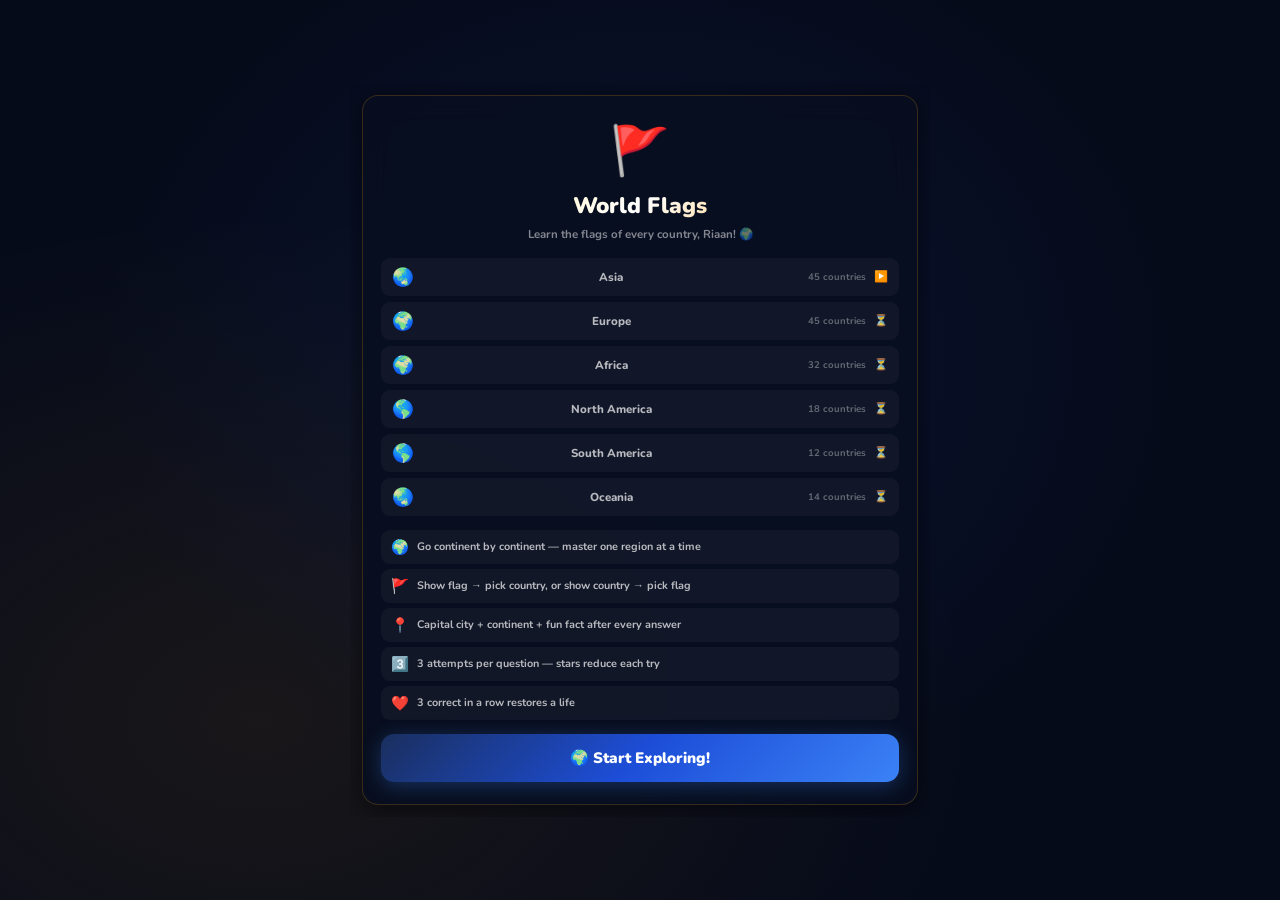
<file: world-flags.html>
<!DOCTYPE html>
<html lang="en">
<head>
<meta charset="UTF-8">
<meta name="viewport" content="width=device-width, initial-scale=1.0, maximum-scale=1.0, user-scalable=no">
<title>World Flags 🚩 — Learning Hub</title>
<link href="https://fonts.googleapis.com/css2?family=Nunito:wght@400;600;700;800;900&display=swap" rel="stylesheet">
<style>
:root{
  --navy:#0D1B3E;--navy2:#1A2F5E;--gold:#F59E0B;--gold2:#D97706;--gold3:#FDE68A;
  --blue:#3B82F6;--blue2:#1D4ED8;--green:#10B981;--red:#EF4444;
  --gc:rgba(8,14,32,0.93);--gb:rgba(255,255,255,0.08);
  --r:16px;--shadow:0 4px 24px rgba(0,0,0,0.5);
}
*{box-sizing:border-box;margin:0;padding:0;-webkit-tap-highlight-color:transparent;touch-action:manipulation}
html,body{height:100%;font-family:'Nunito',sans-serif;color:#fff;overflow:hidden}
body{background:#060B1A;display:flex;flex-direction:column;align-items:center;justify-content:center}
.bg{position:fixed;inset:0;z-index:0;
  background:radial-gradient(ellipse at 50% 40%,rgba(29,78,216,.12) 0%,transparent 60%),
             radial-gradient(ellipse at 20% 80%,rgba(245,158,11,.08) 0%,transparent 50%),#060B1A}

.wrap{position:relative;z-index:1;width:100%;max-width:580px;padding:12px;
  display:flex;flex-direction:column;gap:9px;max-height:100vh;overflow-y:auto}
.wrap::-webkit-scrollbar{display:none}

/* HEADER */
.hdr{display:flex;align-items:center;gap:10px;background:var(--gc);backdrop-filter:blur(14px);
  border:1px solid rgba(245,158,11,.18);border-radius:var(--r);padding:11px 15px;
  box-shadow:var(--shadow);flex-shrink:0}
.back-btn{width:36px;height:36px;border-radius:50%;background:rgba(245,158,11,.12);border:none;
  color:#fff;font-size:1rem;cursor:pointer;display:flex;align-items:center;justify-content:center;flex-shrink:0}
.hdr-title{flex:1;font-size:1rem;font-weight:900;
  background:linear-gradient(135deg,var(--gold3),#fff,var(--gold));
  -webkit-background-clip:text;-webkit-text-fill-color:transparent;background-clip:text}
.hdr-sub{font-size:.62rem;font-weight:700;color:rgba(255,255,255,.45)}
.lives{display:flex;gap:2px;font-size:1rem}
.star-count{font-size:.9rem;font-weight:900;color:var(--gold);white-space:nowrap}

/* INFO ROW */
.info-row{display:flex;gap:7px;flex-shrink:0}
.info-box{flex:1;background:var(--gc);backdrop-filter:blur(14px);
  border:1px solid rgba(245,158,11,.1);border-radius:11px;padding:7px 9px;text-align:center;box-shadow:var(--shadow)}
.ib-val{font-size:.95rem;font-weight:900;color:#fff;line-height:1}
.ib-lbl{font-size:.5rem;font-weight:700;color:rgba(255,255,255,.4);margin-top:2px;text-transform:uppercase}
.streak-badge{display:inline-flex;align-items:center;gap:3px;border-radius:99px;padding:3px 9px;
  font-size:.7rem;font-weight:900;background:rgba(245,158,11,.1);
  border:1px solid rgba(245,158,11,.22);color:var(--gold3);transition:all .3s}
.streak-badge.s3{background:rgba(59,130,246,.12);border-color:rgba(59,130,246,.28);color:#93C5FD}
.streak-badge.s5{background:rgba(16,185,129,.1);border-color:rgba(16,185,129,.25);color:#6EE7B7}
.streak-badge.s7{background:rgba(245,158,11,.15);border-color:rgba(245,158,11,.35);color:var(--gold);animation:mp .6s ease infinite alternate}
@keyframes mp{from{transform:scale(1)}to{transform:scale(1.08)}}

/* POPUPS */
.popup-overlay{position:fixed;top:50%;left:50%;transform:translate(-50%,-50%) scale(0);
  z-index:9999;text-align:center;pointer-events:none;
  transition:all .25s cubic-bezier(.34,1.56,.64,1);
  background:rgba(6,11,26,0.96);backdrop-filter:blur(18px);
  border-radius:24px;padding:20px 32px;box-shadow:0 8px 40px rgba(0,0,0,0.7)}
.popup-overlay.combo{border:1.5px solid rgba(245,158,11,.3)}
.popup-overlay.life{border:1.5px solid rgba(239,68,68,.35)}
.popup-overlay.show{transform:translate(-50%,-50%) scale(1)}
.popup-overlay.hide{transform:translate(-50%,-50%) scale(0);opacity:0}
.po-text{font-size:1.9rem;font-weight:900;white-space:nowrap}
.po-sub{font-size:.85rem;font-weight:800;color:rgba(255,255,255,.6);margin-top:3px}

/* CONTINENT BADGE */
.continent-badge{display:inline-flex;align-items:center;gap:8px;border-radius:12px;
  padding:7px 18px;margin-bottom:12px;font-size:.82rem;font-weight:900;
  background:rgba(245,158,11,.1);border:1.5px solid rgba(245,158,11,.25);color:var(--gold3)}

/* GAME CARD */
.q-card{background:var(--gc);backdrop-filter:blur(14px);
  border:1.5px solid rgba(245,158,11,.15);border-radius:var(--r);
  padding:16px;box-shadow:var(--shadow)}
.q-meta{display:flex;align-items:center;justify-content:space-between;margin-bottom:10px}
.mode-tag{font-size:.63rem;font-weight:900;border-radius:99px;padding:3px 11px;border:1px solid}
.mode-tag.flag_to_country{background:rgba(59,130,246,.12);color:#93C5FD;border-color:rgba(59,130,246,.28)}
.mode-tag.country_to_flag{background:rgba(245,158,11,.1);color:var(--gold3);border-color:rgba(245,158,11,.25)}
.q-num{font-size:.6rem;font-weight:800;color:rgba(255,255,255,.35)}

/* FLAG DISPLAY */
.flag-big{font-size:5rem;text-align:center;margin:8px 0 14px;
  display:block;animation:flagBounce .8s ease-in-out infinite alternate;
  filter:drop-shadow(0 4px 12px rgba(0,0,0,.4))}
@keyframes flagBounce{from{transform:scale(1) rotate(-2deg)}to{transform:scale(1.08) rotate(2deg)}}
.question-text{font-size:1.1rem;font-weight:900;color:#fff;text-align:center;
  margin-bottom:14px;line-height:1.4}

/* MCQ */
.opts{display:grid;grid-template-columns:1fr 1fr;gap:8px;margin-bottom:8px}
.opt{padding:11px 8px;background:rgba(255,255,255,.05);
  border:1.5px solid rgba(245,158,11,.12);border-radius:12px;
  font-family:'Nunito',sans-serif;font-size:.85rem;font-weight:800;
  color:rgba(255,255,255,.88);cursor:pointer;transition:all .15s;text-align:center;
  -webkit-tap-highlight-color:transparent;display:flex;flex-direction:column;
  align-items:center;gap:3px}
.opt-flag{font-size:2.8rem;line-height:1}
.opt-name{font-size:.72rem;font-weight:700;color:rgba(255,255,255,.7)}
.opt:active:not(:disabled){transform:scale(.96)}
.opt.correct{background:rgba(16,185,129,.2)!important;border-color:var(--green)!important;color:#6EE7B7!important}
.opt.wrong{background:rgba(239,68,68,.12)!important;border-color:var(--red)!important;color:#FCA5A5!important;animation:shake .3s ease}

/* ATTEMPTS */
.attempts-row{display:flex;align-items:center;gap:6px;margin-bottom:8px;justify-content:center}
.attempt-dot{width:9px;height:9px;border-radius:50%;background:rgba(255,255,255,.15);
  border:1.5px solid rgba(255,255,255,.2);transition:all .3s}
.attempt-dot.used{background:var(--red);border-color:var(--red)}
.attempt-dot.current{background:var(--gold);border-color:var(--gold);animation:pulse .8s ease infinite}
@keyframes pulse{0%,100%{transform:scale(1)}50%{transform:scale(1.3)}}
.feedback-row{min-height:24px;font-size:.78rem;font-weight:800;text-align:center;
  margin-bottom:6px;color:var(--gold)}

/* BUTTONS */
.btn-row{display:flex;gap:7px;margin-top:8px}
.show-pic-btn{flex:1;padding:9px;background:rgba(245,158,11,.08);
  border:1.5px solid rgba(245,158,11,.2);border-radius:10px;
  font-family:'Nunito',sans-serif;font-size:.7rem;font-weight:800;
  color:rgba(253,230,138,.7);cursor:pointer;display:flex;align-items:center;justify-content:center;gap:5px}
.show-pic-btn:active{background:rgba(245,158,11,.18)}
.hint-btn{flex:1;padding:9px;background:rgba(255,255,255,.04);
  border:1.5px solid rgba(255,255,255,.1);border-radius:10px;
  font-family:'Nunito',sans-serif;font-size:.7rem;font-weight:800;
  color:rgba(255,255,255,.4);cursor:pointer;display:none;align-items:center;justify-content:center;gap:5px}
.hint-btn:active{background:rgba(245,158,11,.1)}
.hint-btn.used{opacity:.35;cursor:default}
.hint-box{background:rgba(245,158,11,.06);border:1px solid rgba(245,158,11,.15);
  border-radius:10px;padding:8px 12px;margin-top:6px;display:none}
.hint-box.show{display:block}
.hint-txt{font-size:.72rem;font-weight:700;color:rgba(255,255,255,.65)}

/* EXPLANATION */
.explanation-card{margin-top:10px;border-radius:13px;padding:13px 15px;display:none;animation:slideDown .3s ease}
.explanation-card.show{display:block}
.explanation-card.ok{background:rgba(16,185,129,.1);border:1.5px solid rgba(16,185,129,.22)}
.explanation-card.no{background:rgba(239,68,68,.08);border:1.5px solid rgba(239,68,68,.2)}
.ex-result{display:flex;align-items:center;gap:8px;margin-bottom:8px}
.ex-flag{font-size:2rem;flex-shrink:0}
.ex-country{font-size:1rem;font-weight:900;color:#fff}
.ex-country span{color:var(--gold)}
.ex-details{display:grid;grid-template-columns:1fr 1fr;gap:6px;margin-bottom:8px}
.ex-detail{background:rgba(255,255,255,.05);border-radius:9px;padding:7px 10px;text-align:center}
.ex-detail-lbl{font-size:.53rem;font-weight:900;color:rgba(255,255,255,.35);text-transform:uppercase;letter-spacing:.5px;margin-bottom:2px}
.ex-detail-val{font-size:.82rem;font-weight:800;color:#fff}
.ex-fact{background:rgba(245,158,11,.07);border:1px solid rgba(245,158,11,.18);
  border-radius:9px;padding:8px 11px;margin-bottom:9px}
.ex-fact-lbl{font-size:.57rem;font-weight:900;color:var(--gold3);text-transform:uppercase;letter-spacing:.5px;margin-bottom:2px}
.ex-fact-txt{font-size:.72rem;font-weight:700;color:rgba(255,255,255,.75);line-height:1.5}
.ex-next{width:100%;padding:11px;border:none;border-radius:11px;font-family:'Nunito',sans-serif;
  font-size:.88rem;font-weight:900;cursor:pointer;color:#fff}
.ex-next.ok{background:linear-gradient(135deg,var(--blue2),var(--blue))}
.ex-next.no{background:linear-gradient(135deg,var(--gold2),var(--gold));color:#0a0800}

@keyframes shake{0%,100%{transform:translateX(0)}25%{transform:translateX(-8px)}75%{transform:translateX(8px)}}
@keyframes slideDown{from{opacity:0;transform:translateY(-8px)}to{opacity:1;transform:translateY(0)}}
@keyframes popIn{0%{transform:scale(.94)}60%{transform:scale(1.05)}100%{transform:scale(1)}}

/* SCREENS */
.screen{display:none}.screen.active{display:flex;flex-direction:column;gap:9px}

/* START */
.start-card{background:var(--gc);backdrop-filter:blur(14px);
  border:1.5px solid rgba(245,158,11,.2);border-radius:var(--r);
  padding:22px 18px;text-align:center;box-shadow:var(--shadow)}
.start-icon{font-size:3rem;margin-bottom:6px;display:block;animation:float 3s ease-in-out infinite}
@keyframes float{0%,100%{transform:translateY(0)}50%{transform:translateY(-8px)}}
.start-title{font-size:1.4rem;font-weight:900;margin-bottom:4px;
  background:linear-gradient(135deg,var(--gold3),#fff,var(--gold));
  -webkit-background-clip:text;-webkit-text-fill-color:transparent;background-clip:text}
.start-sub{font-size:.72rem;font-weight:700;color:rgba(255,255,255,.5);margin-bottom:14px;line-height:1.6}
.continent-progress{display:flex;flex-direction:column;gap:6px;margin-bottom:14px}
.cp-row{display:flex;align-items:center;gap:8px;background:rgba(255,255,255,.04);
  border-radius:9px;padding:7px 11px}
.cp-emoji{font-size:1.1rem;flex-shrink:0}
.cp-name{flex:1;font-size:.72rem;font-weight:800;color:rgba(255,255,255,.7)}
.cp-count{font-size:.6rem;font-weight:700;color:rgba(255,255,255,.35)}
.cp-status{font-size:.7rem}
.rules{display:flex;flex-direction:column;gap:5px;text-align:left;margin-bottom:14px}
.rule{display:flex;align-items:center;gap:8px;background:rgba(255,255,255,.04);border-radius:9px;padding:7px 10px}
.rule-ico{font-size:.9rem;flex-shrink:0}
.rule-txt{font-size:.68rem;font-weight:700;color:rgba(255,255,255,.7)}
.start-btn{width:100%;padding:14px;border:none;border-radius:13px;
  background:linear-gradient(135deg,var(--navy2),var(--blue2),var(--blue));
  color:#fff;font-family:'Nunito',sans-serif;font-size:.95rem;font-weight:900;
  cursor:pointer;box-shadow:0 4px 20px rgba(59,130,246,.3);transition:all .2s}
.start-btn:active{transform:scale(.97)}
.pb-row{display:flex;align-items:center;justify-content:center;gap:6px;margin-top:8px;
  font-size:.7rem;font-weight:700;color:rgba(255,255,255,.4)}
.pb-val{color:var(--gold);font-weight:900}

/* ROUND END / GAME OVER */
.re-card,.go-card{background:var(--gc);backdrop-filter:blur(14px);
  border:1.5px solid rgba(245,158,11,.2);border-radius:var(--r);
  padding:20px 16px;text-align:center;box-shadow:var(--shadow)}
.re-icon{font-size:2.6rem;margin-bottom:6px;display:block}
.go-trophy{font-size:3.5rem;margin-bottom:7px;display:block;animation:float 2s ease-in-out infinite}
.re-title,.go-title{font-size:1.1rem;font-weight:900;color:var(--gold3);margin-bottom:3px}
.re-stats,.go-stats{display:flex;gap:7px;margin:10px 0}
.re-stat,.go-stat{flex:1;background:rgba(255,255,255,.05);border-radius:10px;padding:9px;text-align:center}
.re-sv,.go-sv{font-size:1.1rem;font-weight:900;color:var(--gold)}
.re-sl,.go-sl{font-size:.53rem;font-weight:700;color:rgba(255,255,255,.4);margin-top:2px}
.re-msg,.go-msg{font-size:.72rem;font-weight:700;color:rgba(255,255,255,.45);margin-bottom:11px}
.new-best{background:rgba(245,158,11,.1);border:1px solid rgba(245,158,11,.25);
  border-radius:10px;padding:8px 13px;font-size:.78rem;font-weight:900;color:var(--gold);margin:7px 0;animation:popIn .4s ease}
.re-btn,.go-btn{width:100%;padding:11px;border:none;border-radius:12px;
  font-family:'Nunito',sans-serif;font-size:.88rem;font-weight:900;cursor:pointer;transition:all .15s}
.re-btn.next,.go-btn.play{background:linear-gradient(135deg,var(--blue2),var(--blue));color:#fff}
.re-btn.home,.go-btn.home{background:rgba(255,255,255,.06);color:rgba(255,255,255,.5);margin-top:6px}
.re-btn:active,.go-btn:active{transform:scale(.97)}
</style>
</head>
<body>
<div class="bg"></div>
<div class="popup-overlay combo" id="combo-popup">
  <div class="po-text" id="combo-text">GLOBE TROTTER! 🌍</div>
  <div class="po-sub" id="combo-sub">3 in a row!</div>
</div>
<div class="popup-overlay life" id="life-popup">
  <div class="po-text">❤️ Life Restored!</div>
  <div class="po-sub">3 correct in a row!</div>
</div>

<div class="wrap">
  <!-- START -->
  <div id="startScreen" class="screen active">
    <div class="start-card">
      <span class="start-icon">🚩</span>
      <div class="start-title">World Flags</div>
      <div class="start-sub" id="start-greeting">Learn the flags of every country in the world!</div>
      <div class="continent-progress" id="continent-progress"></div>
      <div class="rules">
        <div class="rule"><span class="rule-ico">🌍</span><span class="rule-txt">Go continent by continent — master one region at a time</span></div>
        <div class="rule"><span class="rule-ico">🚩</span><span class="rule-txt">Show flag → pick country, or show country → pick flag</span></div>
        <div class="rule"><span class="rule-ico">📍</span><span class="rule-txt">Capital city + continent + fun fact after every answer</span></div>
        <div class="rule"><span class="rule-ico">3️⃣</span><span class="rule-txt">3 attempts per question — stars reduce each try</span></div>
        <div class="rule"><span class="rule-ico">❤️</span><span class="rule-txt">3 correct in a row restores a life</span></div>
      </div>
      <button class="start-btn" onclick="startGame()">🌍 Start Exploring!</button>
      <div class="pb-row" id="pb-row" style="display:none">🏆 Personal Best: <span class="pb-val" id="pb-val">0</span> stars</div>
    </div>
  </div>

  <!-- GAME -->
  <div id="gameScreen" class="screen">
    <div class="hdr">
      <button class="back-btn" onclick="confirmQuit()">←</button>
      <div style="flex:1">
        <div class="hdr-title">🚩 World Flags</div>
        <div class="hdr-sub" id="g-player-label">Riaan · Grade 3</div>
      </div>
      <div class="lives" id="lives-display">❤️❤️❤️</div>
      <div class="star-count">⭐ <span id="g-stars">0</span></div>
    </div>
    <div class="info-row">
      <div class="info-box"><div class="ib-val" style="color:var(--gold)" id="g-round">1</div><div class="ib-lbl">Round</div></div>
      <div class="info-box"><div class="ib-val" id="g-qnum">1/10</div><div class="ib-lbl">Question</div></div>
      <div class="info-box" style="flex:1.5"><div class="ib-val" id="g-cont-disp" style="font-size:.7rem;color:var(--gold3)">Asia</div><div class="ib-lbl">Continent</div></div>
      <div class="info-box" style="display:flex;align-items:center;justify-content:center">
        <div id="streak-badge" class="streak-badge">0 🚩</div>
      </div>
    </div>
    <div class="q-card">
      <div class="q-meta">
        <span class="mode-tag" id="g-mode-tag">Flag → Country</span>
        <span class="q-num" id="g-qnum2">Q 1/10</span>
      </div>
      <div style="text-align:center">
        <div class="continent-badge" id="continent-badge">🌏 Asia</div>
      </div>
      <div id="q-content"></div>
      <div class="attempts-row">
        <span style="font-size:.6rem;font-weight:700;color:rgba(255,255,255,.35)">Attempts:</span>
        <div class="attempt-dot current" id="dot-0"></div>
        <div class="attempt-dot" id="dot-1"></div>
        <div class="attempt-dot" id="dot-2"></div>
      </div>
      <div class="feedback-row" id="g-feedback"></div>
      <div class="btn-row">
        <button class="show-pic-btn" onclick="showPicture()">🔍 Show Picture</button>
        <button class="hint-btn" id="hint-btn" onclick="useHint()">💡 Hint</button>
      </div>
      <div class="hint-box" id="hint-box"><div class="hint-txt" id="hint-txt"></div></div>
      <div class="explanation-card" id="explanation-card">
        <div class="ex-result">
          <span class="ex-flag" id="ex-flag">🚩</span>
          <div>
            <div class="ex-country" id="ex-country">Country</div>
            <div style="font-size:.65rem;font-weight:700;color:rgba(255,255,255,.4)" id="ex-continent-label"></div>
          </div>
        </div>
        <div class="ex-details">
          <div class="ex-detail"><div class="ex-detail-lbl">🏛️ Capital</div><div class="ex-detail-val" id="ex-capital"></div></div>
          <div class="ex-detail"><div class="ex-detail-lbl">🌍 Continent</div><div class="ex-detail-val" id="ex-continent"></div></div>
        </div>
        <div class="ex-fact">
          <div class="ex-fact-lbl">🌟 Fun Fact</div>
          <div class="ex-fact-txt" id="ex-fact-txt"></div>
        </div>
        <button class="ex-next" id="ex-next" onclick="advanceQuestion()">Next →</button>
      </div>
    </div>
  </div>

  <!-- ROUND END -->
  <div id="roundEndScreen" class="screen">
    <div class="re-card">
      <span class="re-icon" id="re-icon">⭐</span>
      <div class="re-title" id="re-title">Asia Round Complete!</div>
      <div class="re-stats">
        <div class="re-stat"><div class="re-sv" id="re-correct">0</div><div class="re-sl">Correct</div></div>
        <div class="re-stat"><div class="re-sv" id="re-acc">0%</div><div class="re-sl">Accuracy</div></div>
        <div class="re-stat"><div class="re-sv" id="re-stars-r">0</div><div class="re-sl">Stars</div></div>
        <div class="re-stat"><div class="re-sv" id="re-streak-r">0</div><div class="re-sl">Best Streak</div></div>
      </div>
      <div class="re-msg" id="re-msg"></div>
      <button class="re-btn next" id="re-next-btn" onclick="nextRound()">Next Continent →</button>
      <button class="re-btn home" onclick="goHome()">🏠 Back to Hub</button>
    </div>
  </div>

  <!-- GAME OVER -->
  <div id="gameOverScreen" class="screen">
    <div class="go-card">
      <span class="go-trophy" id="go-trophy">🏆</span>
      <div class="go-title">World Explorer!</div>
      <div class="go-sv" id="go-score" style="font-size:2.2rem;font-weight:900;color:var(--gold);line-height:1;margin-bottom:3px">0 ⭐</div>
      <div style="font-size:.85rem;font-weight:800;color:#6EE7B7" id="go-earned">+0 stars saved</div>
      <div id="new-best-banner" class="new-best" style="display:none">🏆 NEW PERSONAL BEST!</div>
      <div class="go-msg" id="go-msg">Amazing explorer!</div>
      <div class="go-stats">
        <div class="go-stat"><div class="go-sv" id="go-rounds">1</div><div class="go-sl">Rounds</div></div>
        <div class="go-stat"><div class="go-sv" id="go-correct">0</div><div class="go-sl">Correct</div></div>
        <div class="go-stat"><div class="go-sv" id="go-streak">0</div><div class="go-sl">Best Streak</div></div>
        <div class="go-stat"><div class="go-sv" id="go-pb">0</div><div class="go-sl">Personal Best</div></div>
      </div>
      <button class="go-btn play" onclick="restartGame()">🚩 Play Again</button>
      <button class="go-btn home" onclick="goHome()">🏠 Back to Hub</button>
    </div>
  </div>
</div>

<script>
const SB='https://tnhgihzfwqsflpueivwe.supabase.co',KEY='sb_publishable_MOfPmwQ3sKgia0bnOfrIdw_rY7FaJCr';
const db=(p,o={})=>fetch(`${SB}/rest/v1/${p}`,{headers:{'apikey':KEY,'Authorization':`Bearer ${KEY}`,'Content-Type':'application/json','Prefer':o.prefer||'return=representation',...o.headers},method:o.method||'GET',body:o.body?JSON.stringify(o.body):undefined}).then(r=>r.json()).catch(()=>[]);
const params=new URLSearchParams(window.location.search);
const playerName=params.get('player')||'riaan';
const isQuest=params.get('quest')==='1'; // only quest-launched plays earn stars
let playerId=null,playerGrade=3,personalBest=0;

// ── FLAGS DATA ────────────────────────────────────────────────────
const FLAGS={
  Asia:[
    {name:'India',flag:'🇮🇳',capital:'New Delhi',fact:'India is the world\'s largest democracy with over 1.4 billion people!'},
    {name:'China',flag:'🇨🇳',capital:'Beijing',fact:'China invented paper, printing, gunpowder and the compass — four of the most important inventions ever!'},
    {name:'Japan',flag:'🇯🇵',capital:'Tokyo',fact:'Japan has over 6,800 islands and is home to 13 UNESCO World Heritage Sites!'},
    {name:'South Korea',flag:'🇰🇷',capital:'Seoul',fact:'South Korea has the fastest internet speeds in the world!'},
    {name:'Pakistan',flag:'🇵🇰',capital:'Islamabad',fact:'Pakistan is home to K2, the second highest mountain on Earth!'},
    {name:'Bangladesh',flag:'🇧🇩',capital:'Dhaka',fact:'Bangladesh is one of the most densely populated countries in the world!'},
    {name:'Sri Lanka',flag:'🇱🇰',capital:'Sri Jayawardenepura Kotte',fact:'Sri Lanka produces some of the finest tea in the world — Ceylon tea is famous globally!'},
    {name:'Nepal',flag:'🇳🇵',capital:'Kathmandu',fact:'Nepal is the only country with a non-rectangular flag and is home to Mount Everest!'},
    {name:'Thailand',flag:'🇹🇭',capital:'Bangkok',fact:'Thailand means "Land of the Free" — it\'s the only Southeast Asian country never colonised!'},
    {name:'Vietnam',flag:'🇻🇳',capital:'Hanoi',fact:'Vietnam is the world\'s second largest exporter of coffee!'},
    {name:'Indonesia',flag:'🇮🇩',capital:'Jakarta',fact:'Indonesia has over 17,000 islands — the most of any country in the world!'},
    {name:'Malaysia',flag:'🇲🇾',capital:'Kuala Lumpur',fact:'Malaysia\'s Petronas Towers were the tallest buildings in the world from 1998 to 2004!'},
    {name:'Philippines',flag:'🇵🇭',capital:'Manila',fact:'The Philippines is an archipelago of over 7,000 islands!'},
    {name:'Singapore',flag:'🇸🇬',capital:'Singapore',fact:'Singapore is one of only three city-states in the world and has one of the busiest ports!'},
    {name:'Myanmar',flag:'🇲🇲',capital:'Naypyidaw',fact:'Myanmar has over 2,000 temples and pagodas in Bagan alone!'},
    {name:'Cambodia',flag:'🇰🇭',capital:'Phnom Penh',fact:'Cambodia\'s flag is the only one in the world to feature a building — Angkor Wat temple!'},
    {name:'Afghanistan',flag:'🇦🇫',capital:'Kabul',fact:'Afghanistan is one of the oldest countries in the world with a history spanning over 5,000 years!'},
    {name:'Iran',flag:'🇮🇷',capital:'Tehran',fact:'Iran (ancient Persia) is one of the world\'s oldest civilisations, over 2,500 years old!'},
    {name:'Iraq',flag:'🇮🇶',capital:'Baghdad',fact:'Iraq is home to Mesopotamia — the "cradle of civilisation" where writing was first invented!'},
    {name:'Saudi Arabia',flag:'🇸🇦',capital:'Riyadh',fact:'Saudi Arabia has the world\'s second largest oil reserves and contains the holy cities of Mecca and Medina!'},
    {name:'UAE',flag:'🇦🇪',capital:'Abu Dhabi',fact:'The UAE has the tallest building in the world — the Burj Khalifa at 828 metres!'},
    {name:'Israel',flag:'🇮🇱',capital:'Jerusalem',fact:'Israel is home to the Dead Sea — the lowest point on Earth\'s surface!'},
    {name:'Turkey',flag:'🇹🇷',capital:'Ankara',fact:'Turkey is the only country that straddles two continents — Europe and Asia!'},
    {name:'Kazakhstan',flag:'🇰🇿',capital:'Astana',fact:'Kazakhstan is the world\'s largest landlocked country!'},
    {name:'Uzbekistan',flag:'🇺🇿',capital:'Tashkent',fact:'Uzbekistan was the heart of the ancient Silk Road trading route!'},
    {name:'Mongolia',flag:'🇲🇳',capital:'Ulaanbaatar',fact:'Mongolia has the lowest population density of any country — only 2 people per square km!'},
    {name:'North Korea',flag:'🇰🇵',capital:'Pyongyang',fact:'North Korea and South Korea are technically still at war — the Korean War never officially ended!'},
    {name:'Taiwan',flag:'🇹🇼',capital:'Taipei',fact:'Taiwan produces over 90% of the world\'s most advanced computer chips!'},
    {name:'Hong Kong',flag:'🇭🇰',capital:'Hong Kong',fact:'Hong Kong has more skyscrapers than any other city in the world!'},
    {name:'Bhutan',flag:'🇧🇹',capital:'Thimphu',fact:'Bhutan measures happiness — it has a "Gross National Happiness" index instead of just GDP!'},
    {name:'Maldives',flag:'🇲🇻',capital:'Malé',fact:'The Maldives is the world\'s lowest country — its highest point is only 2.4 metres above sea level!'},
    {name:'Kuwait',flag:'🇰🇼',capital:'Kuwait City',fact:'Kuwait has the world\'s fourth largest oil reserves!'},
    {name:'Qatar',flag:'🇶🇦',capital:'Doha',fact:'Qatar has the highest GDP per capita in the world!'},
    {name:'Oman',flag:'🇴🇲',capital:'Muscat',fact:'Oman is one of the oldest countries in the Arab world with a history of over 5,000 years!'},
    {name:'Jordan',flag:'🇯🇴',capital:'Amman',fact:'Jordan is home to Petra — the ancient city carved into rose-red rock!'},
    {name:'Lebanon',flag:'🇱🇧',capital:'Beirut',fact:'The cedar tree on Lebanon\'s flag is one of the oldest symbols — mentioned 103 times in the Bible!'},
    {name:'Syria',flag:'🇸🇾',capital:'Damascus',fact:'Damascus is one of the oldest continuously inhabited cities in the world — over 11,000 years old!'},
    {name:'Yemen',flag:'🇾🇪',capital:'Sana\'a',fact:'Yemen\'s Socotra Island has trees found nowhere else — it\'s called the "Galápagos of the Indian Ocean"!'},
    {name:'Laos',flag:'🇱🇦',capital:'Vientiane',fact:'Laos is the most bombed country per capita in history — but has survived and thrives today!'},
    {name:'Brunei',flag:'🇧🇳',capital:'Bandar Seri Begawan',fact:'Brunei is one of the wealthiest nations per capita thanks to its oil and natural gas!'},
    {name:'Timor-Leste',flag:'🇹🇱',capital:'Dili',fact:'Timor-Leste (East Timor) is one of the world\'s newest countries, gaining independence in 2002!'},
    {name:'Georgia',flag:'🇬🇪',capital:'Tbilisi',fact:'Georgia is said to be the birthplace of wine — archaeological evidence of winemaking 8,000 years ago!'},
    {name:'Armenia',flag:'🇦🇲',capital:'Yerevan',fact:'Armenia was the first country in the world to adopt Christianity as its state religion in 301 AD!'},
    {name:'Azerbaijan',flag:'🇦🇿',capital:'Baku',fact:'Azerbaijan means "Land of Fire" — ancient temples burned natural gas seeping from the ground!'},
    {name:'Cyprus',flag:'🇨🇾',capital:'Nicosia',fact:'Cyprus is the only country whose flag shows a map of the country itself!'},
  ],
  Europe:[
    {name:'United Kingdom',flag:'🇬🇧',capital:'London',fact:'The UK invented the World Wide Web, the steam engine, the telephone and the television!'},
    {name:'France',flag:'🇫🇷',capital:'Paris',fact:'France is the most visited country in the world with over 90 million tourists per year!'},
    {name:'Germany',flag:'🇩🇪',capital:'Berlin',fact:'Germany invented the car, aspirin, MP3 format and the Christmas tree tradition!'},
    {name:'Italy',flag:'🇮🇹',capital:'Rome',fact:'Italy has more UNESCO World Heritage Sites than any other country in the world!'},
    {name:'Spain',flag:'🇪🇸',capital:'Madrid',fact:'Spanish is the world\'s second most spoken native language with 480 million speakers!'},
    {name:'Portugal',flag:'🇵🇹',capital:'Lisbon',fact:'Portugal is the world\'s oldest country with unchanged borders since 1139!'},
    {name:'Netherlands',flag:'🇳🇱',capital:'Amsterdam',fact:'The Netherlands has more bicycles than people — 23 million bikes for 17 million citizens!'},
    {name:'Belgium',flag:'🇧🇪',capital:'Brussels',fact:'Belgium invented French fries — despite the name, they\'re originally Belgian!'},
    {name:'Switzerland',flag:'🇨🇭',capital:'Bern',fact:'Switzerland has been neutral in wars since 1815 and has not been to war in over 200 years!'},
    {name:'Austria',flag:'🇦🇹',capital:'Vienna',fact:'Austria is the birthplace of Mozart, Beethoven grew up there, and it\'s the home of classical music!'},
    {name:'Greece',flag:'🇬🇷',capital:'Athens',fact:'Ancient Greece invented democracy, the Olympics and was the birthplace of Western civilisation!'},
    {name:'Sweden',flag:'🇸🇪',capital:'Stockholm',fact:'Sweden invented the safety match, the zipper, the pacemaker and Spotify!'},
    {name:'Norway',flag:'🇳🇴',capital:'Oslo',fact:'Norway has the world\'s longest road tunnel — 24.5 km through a mountain!'},
    {name:'Denmark',flag:'🇩🇰',capital:'Copenhagen',fact:'Denmark\'s flag is the oldest national flag still in use — since 1370!'},
    {name:'Finland',flag:'🇫🇮',capital:'Helsinki',fact:'Finland has over 188,000 lakes — more than any other country relative to its size!'},
    {name:'Poland',flag:'🇵🇱',capital:'Warsaw',fact:'Poland is the birthplace of Marie Curie, the first woman to win a Nobel Prize!'},
    {name:'Ukraine',flag:'🇺🇦',capital:'Kyiv',fact:'Ukraine is the largest country entirely within Europe and has the richest soil in the world!'},
    {name:'Russia',flag:'🇷🇺',capital:'Moscow',fact:'Russia spans 11 time zones — the largest country on Earth by land area!'},
    {name:'Romania',flag:'🇷🇴',capital:'Bucharest',fact:'Romania is home to Transylvania — the region that inspired Bram Stoker\'s Dracula!'},
    {name:'Hungary',flag:'🇭🇺',capital:'Budapest',fact:'Hungary invented the Rubik\'s Cube, the ballpoint pen and the hologram!'},
    {name:'Czech Republic',flag:'🇨🇿',capital:'Prague',fact:'Prague is one of the best-preserved medieval cities in Europe!'},
    {name:'Slovakia',flag:'🇸🇰',capital:'Bratislava',fact:'Bratislava is the only capital city that borders two different countries — Austria and Hungary!'},
    {name:'Croatia',flag:'🇭🇷',capital:'Zagreb',fact:'Croatia invented the necktie — the word "cravat" comes from Croatian soldiers!'},
    {name:'Serbia',flag:'🇷🇸',capital:'Belgrade',fact:'Nikola Tesla, who invented the electric motor and alternating current, was born in Serbia!'},
    {name:'Bulgaria',flag:'🇧🇬',capital:'Sofia',fact:'Bulgaria is the only country to have kept the same name since it was first established in 681 AD!'},
    {name:'Albania',flag:'🇦🇱',capital:'Tirana',fact:'In Albania, nodding your head means "no" and shaking it means "yes" — the opposite of most countries!'},
    {name:'North Macedonia',flag:'🇲🇰',capital:'Skopje',fact:'North Macedonia is one of the youngest countries in Europe, declaring independence in 1991!'},
    {name:'Bosnia',flag:'🇧🇦',capital:'Sarajevo',fact:'Sarajevo hosted the 1984 Winter Olympics and is called the "Jerusalem of Europe" for its diversity!'},
    {name:'Slovenia',flag:'🇸🇮',capital:'Ljubljana',fact:'Slovenia has the oldest wooden wheel in the world — over 5,000 years old!'},
    {name:'Iceland',flag:'🇮🇸',capital:'Reykjavik',fact:'Iceland is the world\'s oldest democracy — its parliament, the Althing, was founded in 930 AD!'},
    {name:'Ireland',flag:'🇮🇪',capital:'Dublin',fact:'Ireland is known as the "Emerald Isle" and has the world\'s oldest pub — Sean\'s Bar, open since 900 AD!'},
    {name:'Luxembourg',flag:'🇱🇺',capital:'Luxembourg City',fact:'Luxembourg has the highest GDP per capita in Europe and is one of the smallest countries!'},
    {name:'Malta',flag:'🇲🇹',capital:'Valletta',fact:'Malta is the smallest EU member state and Valletta is the EU\'s smallest capital city!'},
    {name:'Cyprus',flag:'🇨🇾',capital:'Nicosia',fact:'Cyprus\'s flag is unique — it shows a map of the island in copper-orange colour!'},
    {name:'Estonia',flag:'🇪🇪',capital:'Tallinn',fact:'Estonia was the first country in the world to have online voting in national elections!'},
    {name:'Latvia',flag:'🇱🇻',capital:'Riga',fact:'Latvia has one of the fastest internet connections in Europe!'},
    {name:'Lithuania',flag:'🇱🇹',capital:'Vilnius',fact:'Lithuania was the last European country to adopt Christianity in 1387!'},
    {name:'Belarus',flag:'🇧🇾',capital:'Minsk',fact:'Belarus has the largest ancient primeval forest in Europe — the Białowieża Forest!'},
    {name:'Moldova',flag:'🇲🇩',capital:'Chișinău',fact:'Moldova is one of the world\'s top wine producers per capita!'},
    {name:'Monaco',flag:'🇲🇨',capital:'Monaco',fact:'Monaco is the world\'s most densely populated country and second smallest!'},
    {name:'San Marino',flag:'🇸🇲',capital:'San Marino',fact:'San Marino claims to be the world\'s oldest republic — founded in 301 AD!'},
    {name:'Liechtenstein',flag:'🇱🇮',capital:'Vaduz',fact:'Liechtenstein is the world\'s only country bordered by two landlocked countries!'},
    {name:'Andorra',flag:'🇦🇩',capital:'Andorra la Vella',fact:'Andorra has no army and relies on France and Spain for its defence!'},
    {name:'Kosovo',flag:'🇽🇰',capital:'Pristina',fact:'Kosovo is one of the world\'s newest countries, declaring independence in 2008!'},
    {name:'Montenegro',flag:'🇲🇪',capital:'Podgorica',fact:'Montenegro means "Black Mountain" — named after Mount Lovćen which appears black from the sea!'},
  ],
  Africa:[
    {name:'Nigeria',flag:'🇳🇬',capital:'Abuja',fact:'Nigeria is the most populous country in Africa with over 220 million people!'},
    {name:'Egypt',flag:'🇪🇬',capital:'Cairo',fact:'Ancient Egypt is one of the world\'s oldest civilisations — the pyramids were built over 4,500 years ago!'},
    {name:'South Africa',flag:'🇿🇦',capital:'Pretoria',fact:'South Africa has three capital cities and 11 official languages!'},
    {name:'Ethiopia',flag:'🇪🇹',capital:'Addis Ababa',fact:'Ethiopia is the only African country that was never colonised by a European power!'},
    {name:'Kenya',flag:'🇰🇪',capital:'Nairobi',fact:'Kenya is home to the Great Rift Valley and has the most runners in the world at the Olympics!'},
    {name:'Ghana',flag:'🇬🇭',capital:'Accra',fact:'Ghana was the first sub-Saharan African country to gain independence from colonial rule in 1957!'},
    {name:'Tanzania',flag:'🇹🇿',capital:'Dodoma',fact:'Tanzania has Mount Kilimanjaro — the highest peak in Africa at 5,895 metres!'},
    {name:'Morocco',flag:'🇲🇦',capital:'Rabat',fact:'Morocco has the world\'s oldest university still in operation — the University of al-Qarawiyyin, founded in 859 AD!'},
    {name:'Algeria',flag:'🇩🇿',capital:'Algiers',fact:'Algeria is the largest country in Africa and the tenth largest in the world!'},
    {name:'Sudan',flag:'🇸🇩',capital:'Khartoum',fact:'Sudan has more ancient pyramids than Egypt — over 200 Nubian pyramids!'},
    {name:'Uganda',flag:'🇺🇬',capital:'Kampala',fact:'Uganda is home to half of the world\'s remaining mountain gorillas!'},
    {name:'Mozambique',flag:'🇲🇿',capital:'Maputo',fact:'Mozambique\'s flag is the only national flag in the world to feature a modern weapon — an AK-47!'},
    {name:'Madagascar',flag:'🇲🇬',capital:'Antananarivo',fact:'Madagascar is called the "8th continent" — 90% of its wildlife is found nowhere else on Earth!'},
    {name:'Cameroon',flag:'🇨🇲',capital:'Yaoundé',fact:'Cameroon is called "Africa in miniature" because it has every landscape found in Africa!'},
    {name:'Ivory Coast',flag:'🇨🇮',capital:'Yamoussoukro',fact:'Ivory Coast is the world\'s largest producer of cocoa — your chocolate bar likely came from there!'},
    {name:'Niger',flag:'🇳🇪',capital:'Niamey',fact:'Niger has one of the world\'s youngest populations — over 50% under 15 years old!'},
    {name:'Mali',flag:'🇲🇱',capital:'Bamako',fact:'Timbuktu in Mali was once the wealthiest city in the world during the 14th century!'},
    {name:'Angola',flag:'🇦🇴',capital:'Luanda',fact:'Angola has one of the world\'s fastest growing economies thanks to its oil and diamond wealth!'},
    {name:'Zambia',flag:'🇿🇲',capital:'Lusaka',fact:'Zambia and Zimbabwe share Victoria Falls — one of the world\'s largest waterfalls!'},
    {name:'Zimbabwe',flag:'🇿🇼',capital:'Harare',fact:'Zimbabwe had hyperinflation so extreme they printed a 100 trillion dollar note!'},
    {name:'Rwanda',flag:'🇷🇼',capital:'Kigali',fact:'Rwanda is one of the cleanest countries in Africa — plastic bags are banned!'},
    {name:'Senegal',flag:'🇸🇳',capital:'Dakar',fact:'Senegal\'s capital Dakar is the westernmost point of the African continent!'},
    {name:'Tunisia',flag:'🇹🇳',capital:'Tunis',fact:'Tunisia was home to Carthage — the ancient city that rivalled Rome in power!'},
    {name:'Libya',flag:'🇱🇾',capital:'Tripoli',fact:'Libya has the largest proven oil reserves in Africa!'},
    {name:'Somalia',flag:'🇸🇴',capital:'Mogadishu',fact:'Somalia has the longest coastline of any country in mainland Africa!'},
    {name:'Botswana',flag:'🇧🇼',capital:'Gaborone',fact:'Botswana transformed from one of the world\'s poorest countries to one of Africa\'s most successful through diamond revenue!'},
    {name:'Namibia',flag:'🇳🇦',capital:'Windhoek',fact:'Namibia has the oldest desert in the world — the Namib Desert is over 55 million years old!'},
    {name:'Malawi',flag:'🇲🇼',capital:'Lilongwe',fact:'Lake Malawi contains more fish species than any other lake in the world!'},
    {name:'Gabon',flag:'🇬🇦',capital:'Libreville',fact:'Gabon has over 80% forest cover — one of the most forested countries in Africa!'},
    {name:'Congo',flag:'🇨🇩',capital:'Kinshasa',fact:'The Congo River is the world\'s deepest river — over 220 metres in some places!'},
    {name:'Eritrea',flag:'🇪🇷',capital:'Asmara',fact:'Eritrea is one of the world\'s newest countries, gaining independence from Ethiopia in 1993!'},
    {name:'Djibouti',flag:'🇩🇯',capital:'Djibouti',fact:'Djibouti sits at one of the world\'s busiest shipping lanes — the gateway between the Red Sea and Indian Ocean!'},
  ],
  'North America':[
    {name:'United States',flag:'🇺🇸',capital:'Washington D.C.',fact:'The USA has the world\'s largest economy and invented the internet, airplane and the moon landing!'},
    {name:'Canada',flag:'🇨🇦',capital:'Ottawa',fact:'Canada is the second largest country in the world and has more lakes than all other countries combined!'},
    {name:'Mexico',flag:'🇲🇽',capital:'Mexico City',fact:'Mexico City was built on an ancient Aztec city called Tenochtitlan!'},
    {name:'Cuba',flag:'🇨🇺',capital:'Havana',fact:'Cuba has one of the highest literacy rates in the world at 99.8%!'},
    {name:'Jamaica',flag:'🇯🇲',capital:'Kingston',fact:'Jamaica gave the world reggae music and Usain Bolt — the fastest human ever!'},
    {name:'Haiti',flag:'🇭🇹',capital:'Port-au-Prince',fact:'Haiti was the first Black republic in the world and first country to abolish slavery!'},
    {name:'Dominican Republic',flag:'🇩🇴',capital:'Santo Domingo',fact:'Santo Domingo is the oldest European city in the Americas, founded in 1498!'},
    {name:'Guatemala',flag:'🇬🇹',capital:'Guatemala City',fact:'Guatemala was home to the ancient Maya civilisation — their calendar predicted events 3,000 years ahead!'},
    {name:'Honduras',flag:'🇭🇳',capital:'Tegucigalpa',fact:'Honduras is home to the ancient Maya ruins of Copán, a UNESCO World Heritage Site!'},
    {name:'Panama',flag:'🇵🇦',capital:'Panama City',fact:'The Panama Canal connects the Atlantic and Pacific Oceans — one of the greatest engineering feats ever!'},
    {name:'Costa Rica',flag:'🇨🇷',capital:'San José',fact:'Costa Rica has no army — it abolished its military in 1948 and invests in education instead!'},
    {name:'El Salvador',flag:'🇸🇻',capital:'San Salvador',fact:'El Salvador is the smallest country in Central America but the most densely populated!'},
    {name:'Nicaragua',flag:'🇳🇮',capital:'Managua',fact:'Nicaragua has the largest lake in Central America — Lake Nicaragua, which contains freshwater sharks!'},
    {name:'Belize',flag:'🇧🇿',capital:'Belmopan',fact:'Belize is the only country in Central America where English is the official language!'},
    {name:'Trinidad & Tobago',flag:'🇹🇹',capital:'Port of Spain',fact:'Trinidad is the birthplace of calypso music and the steel pan drum!'},
    {name:'Bahamas',flag:'🇧🇸',capital:'Nassau',fact:'The Bahamas has some of the clearest water in the world — you can see 60 metres down!'},
    {name:'Barbados',flag:'🇧🇧',capital:'Bridgetown',fact:'Barbados is the birthplace of Rihanna and has the third oldest parliament in the world!'},
    {name:'Grenada',flag:'🇬🇩',capital:'St. George\'s',fact:'Grenada is called the "Spice Island" — it\'s one of the world\'s largest producers of nutmeg!'},
  ],
  'South America':[
    {name:'Brazil',flag:'🇧🇷',capital:'Brasília',fact:'Brazil contains 60% of the Amazon rainforest — the world\'s largest tropical rainforest!'},
    {name:'Argentina',flag:'🇦🇷',capital:'Buenos Aires',fact:'Argentina is home to the world\'s southernmost city — Ushuaia, at the tip of South America!'},
    {name:'Colombia',flag:'🇨🇴',capital:'Bogotá',fact:'Colombia is the only country in South America with coastlines on both the Pacific and Atlantic Oceans!'},
    {name:'Peru',flag:'🇵🇪',capital:'Lima',fact:'Peru is home to Machu Picchu — the legendary lost city of the Inca built 2,430 metres above sea level!'},
    {name:'Venezuela',flag:'🇻🇪',capital:'Caracas',fact:'Venezuela has Angel Falls — the world\'s highest uninterrupted waterfall at 979 metres!'},
    {name:'Chile',flag:'🇨🇱',capital:'Santiago',fact:'Chile is the world\'s longest country from north to south — 4,300 km!'},
    {name:'Ecuador',flag:'🇪🇨',capital:'Quito',fact:'Ecuador is home to the Galápagos Islands — where Charles Darwin developed his theory of evolution!'},
    {name:'Bolivia',flag:'🇧🇴',capital:'Sucre',fact:'Bolivia has the world\'s highest capital city — La Paz at 3,640 metres above sea level!'},
    {name:'Paraguay',flag:'🇵🇾',capital:'Asunción',fact:'Paraguay is one of the only countries whose flag is different on each side!'},
    {name:'Uruguay',flag:'🇺🇾',capital:'Montevideo',fact:'Uruguay was the first country in the world to legalise cannabis and same-sex marriage!'},
    {name:'Guyana',flag:'🇬🇾',capital:'Georgetown',fact:'Guyana is the only English-speaking country in South America!'},
    {name:'Suriname',flag:'🇸🇷',capital:'Paramaribo',fact:'Suriname is the smallest country in South America and has the most forest cover of any nation!'},
  ],
  Oceania:[
    {name:'Australia',flag:'🇦🇺',capital:'Canberra',fact:'Australia is the only country that is also a continent, and has 80% of species found nowhere else!'},
    {name:'New Zealand',flag:'🇳🇿',capital:'Wellington',fact:'New Zealand was the first country to give women the right to vote in 1893!'},
    {name:'Papua New Guinea',flag:'🇵🇬',capital:'Port Moresby',fact:'Papua New Guinea has over 800 languages — more than any other country on Earth!'},
    {name:'Fiji',flag:'🇫🇯',capital:'Suva',fact:'Fiji is made up of over 330 islands and is known for having some of the friendliest people on Earth!'},
    {name:'Samoa',flag:'🇼🇸',capital:'Apia',fact:'Samoa changed which side of the road they drive on in 2011 — overnight!'},
    {name:'Tonga',flag:'🇹🇴',capital:'Nuku\'alofa',fact:'Tonga is the only monarchy in the Pacific Ocean region!'},
    {name:'Vanuatu',flag:'🇻🇺',capital:'Port Vila',fact:'Vanuatu has more languages per person than any other country!'},
    {name:'Solomon Islands',flag:'🇸🇧',capital:'Honiara',fact:'The Solomon Islands were the site of some of the fiercest fighting in World War II!'},
    {name:'Micronesia',flag:'🇫🇲',capital:'Palikir',fact:'Micronesia\'s flag stars represent its four states spread across the Pacific Ocean!'},
    {name:'Palau',flag:'🇵🇼',capital:'Ngerulmud',fact:'Palau has one of the world\'s first shark sanctuaries — fishing sharks is completely banned!'},
    {name:'Marshall Islands',flag:'🇲🇭',capital:'Majuro',fact:'The Marshall Islands is at serious risk of disappearing due to rising sea levels!'},
    {name:'Kiribati',flag:'🇰🇮',capital:'South Tarawa',fact:'Kiribati is the first country that will disappear due to climate change — its highest point is 2 metres!'},
    {name:'Nauru',flag:'🇳🇷',capital:'Yaren',fact:'Nauru is the world\'s smallest island nation and third smallest country overall!'},
    {name:'Tuvalu',flag:'🇹🇻',capital:'Funafuti',fact:'Tuvalu may be the world\'s most isolated country — the nearest land is 1,000 km away!'},
  ]
};

const CONTINENT_INFO={
  Asia:{emoji:'🌏',roundName:'Asian Flags'},
  Europe:{emoji:'🌍',roundName:'European Flags'},
  Africa:{emoji:'🌍',roundName:'African Flags'},
  'North America':{emoji:'🌎',roundName:'North American Flags'},
  'South America':{emoji:'🌎',roundName:'South American Flags'},
  Oceania:{emoji:'🌏',roundName:'Oceanian Flags'},
};

const CONTINENT_ORDER=['Asia','Europe','Africa','North America','South America','Oceania'];

function shuffle(a){const r=[...a];for(let i=r.length-1;i>0;i--){const j=Math.floor(Math.random()*(i+1));[r[i],r[j]]=[r[j],r[i]];}return r;}
function rand(min,max){return Math.floor(Math.random()*(max-min+1))+min;}
function cap(s){return s.charAt(0).toUpperCase()+s.slice(1);}

// ── Game State ────────────────────────────────────────────────────
let G={round:1,qIdx:0,lives:3,stars:0,correct:0,totalCorrect:0,totalAsked:0,
  streak:0,bestStreak:0,sessionBestStreak:0,answered:false,roundStars:0,
  attempts:0,question:null,continentIdx:0,continentPool:[],poolIdx:0,
  lifeRestoreStreak:0,hintUsed:false,hintTimer:null};

// ── Init ──────────────────────────────────────────────────────────
async function init(){
  try{
    const players=await db('players?select=*');
    const p=players.find(x=>x.name.toLowerCase()===playerName.toLowerCase());
    if(p){playerId=p.id;playerGrade=p.grade||3;}
  }catch(e){}
  if(playerId){
    try{
      const rows=await db(`game_scores?player_id=eq.${playerId}&game_key=eq.world-flags`);
      if(rows&&rows.length){personalBest=rows[0].best_score||0;
        document.getElementById('pb-row').style.display='flex';
        document.getElementById('pb-val').textContent=personalBest.toLocaleString();}
    }catch(e){}
  }
  document.getElementById('start-greeting').textContent=`Learn the flags of every country, ${cap(playerName)}! 🌍`;
  document.getElementById('g-player-label').textContent=`${cap(playerName)} · Grade ${playerGrade}`;
  renderContinentProgress();
}

function renderContinentProgress(){
  const el=document.getElementById('continent-progress');
  el.innerHTML=CONTINENT_ORDER.map((c,i)=>{
    const info=CONTINENT_INFO[c];
    const count=FLAGS[c].length;
    return `<div class="cp-row">
      <span class="cp-emoji">${info.emoji}</span>
      <span class="cp-name">${c}</span>
      <span class="cp-count">${count} countries</span>
      <span class="cp-status">${i===0?'▶️':'⏳'}</span>
    </div>`;
  }).join('');
}

function startGame(){
  G={round:1,qIdx:0,lives:3,stars:0,correct:0,totalCorrect:0,totalAsked:0,
    streak:0,bestStreak:0,sessionBestStreak:0,answered:false,roundStars:0,
    attempts:0,question:null,continentIdx:0,
    continentPool:shuffle([...FLAGS[CONTINENT_ORDER[0]]]),poolIdx:0,
    lifeRestoreStreak:0,hintUsed:false,hintTimer:null};
  updateContinentDisplay();
  showScreen('gameScreen');
  loadQuestion();
}

function getCurrentContinent(){return CONTINENT_ORDER[G.continentIdx%CONTINENT_ORDER.length];}

function updateContinentDisplay(){
  const cont=getCurrentContinent();
  const info=CONTINENT_INFO[cont];
  document.getElementById('g-cont-disp').textContent=`${info.emoji} ${cont}`;
  document.getElementById('continent-badge').textContent=`${info.emoji} ${cont}`;
}

function loadQuestion(){
  if(G.qIdx>=10){endRound();return;}
  G.answered=false;G.attempts=0;G.hintUsed=false;
  clearTimeout(G.hintTimer);
  document.getElementById('explanation-card').style.display='none';
  document.getElementById('hint-box').className='hint-box';
  document.getElementById('hint-btn').style.display='none';
  document.getElementById('g-feedback').textContent='';
  if(G.poolIdx>=G.continentPool.length){
    G.continentPool=shuffle([...FLAGS[getCurrentContinent()]]);
    G.poolIdx=0;
  }
  const country=G.continentPool[G.poolIdx++];
  const isFlagMode=G.qIdx%2===0;
  G.question={country,isFlagMode};
  document.getElementById('g-qnum').textContent=`${G.qIdx+1}/10`;
  document.getElementById('g-qnum2').textContent=`Q ${G.qIdx+1}/10`;
  document.getElementById('g-round').textContent=G.round;
  document.getElementById('g-mode-tag').textContent=isFlagMode?'🚩 Flag → Country':'🗺️ Country → Flag';
  document.getElementById('g-mode-tag').className=`mode-tag ${isFlagMode?'flag_to_country':'country_to_flag'}`;
  updateAttemptDots();
  renderQuestion(country,isFlagMode);
  G.hintTimer=setTimeout(()=>{if(!G.answered)document.getElementById('hint-btn').style.display='flex';},7000);
}

function renderQuestion(country,isFlagMode){
  const el=document.getElementById('q-content');
  const cont=getCurrentContinent();
  const others=shuffle(FLAGS[cont].filter(c=>c.name!==country.name)).slice(0,3);
  if(isFlagMode){
    el.innerHTML=`<span class="flag-big">${country.flag}</span>
      <div class="question-text">Which country does this flag belong to?</div>
      <div class="opts">${shuffle([country,...others]).map(c=>
        `<button class="opt" onclick="checkOpt(this,'${c.name.replace(/'/g,"\\'")}','${country.name.replace(/'/g,"\\'")}')">
          ${c.name}</button>`).join('')}</div>`;
  } else {
    el.innerHTML=`<div class="question-text" style="font-size:1.4rem;margin-bottom:16px">${country.name}</div>
      <div class="question-text" style="font-size:.88rem;margin-bottom:12px">Which flag belongs to ${country.name}?</div>
      <div class="opts">${shuffle([country,...others]).map(c=>
        `<button class="opt" onclick="checkOpt(this,'${c.name.replace(/'/g,"\\'")}','${country.name.replace(/'/g,"\\'")}')">
          <span class="opt-flag">${c.flag}</span>
        </button>`).join('')}</div>`;
  }
}

function checkOpt(btn,chosen,correct){
  if(G.answered)return;
  clearTimeout(G.hintTimer);
  if(chosen===correct){
    btn.classList.add('correct');
    document.querySelectorAll('.opt').forEach(b=>b.disabled=true);
    processResult(true);
  } else {
    btn.classList.add('wrong');btn.disabled=true;
    G.attempts++;updateAttemptDots();
    if(G.attempts>=3){
      document.querySelectorAll('.opt').forEach(b=>b.disabled=true);
      processResult(false);
    } else {
      document.getElementById('g-feedback').textContent=G.attempts===1?'Not quite! Try again 🤔':'One more try!';
    }
  }
}

function updateAttemptDots(){
  for(let i=0;i<3;i++){
    const dot=document.getElementById(`dot-${i}`);if(!dot)return;
    dot.className='attempt-dot';
    if(i<G.attempts)dot.classList.add('used');
    else if(i===G.attempts)dot.classList.add('current');
  }
}

function processResult(isCorrect){
  G.answered=true;clearTimeout(G.hintTimer);
  const attemptStars=G.attempts===0?2:G.attempts===1?1:0;
  const hintPenalty=G.hintUsed?0.5:1;
  let earned=0;
  if(isCorrect){
    earned=Math.max(0,Math.floor(attemptStars*hintPenalty));
    G.stars+=earned;G.roundStars+=earned;
    G.correct++;G.totalCorrect++;G.totalAsked++;
    G.streak++;
    if(G.streak>G.bestStreak)G.bestStreak=G.streak;
    if(G.streak>G.sessionBestStreak)G.sessionBestStreak=G.streak;
    checkLifeRestore();updateStreakBadge();
    const combos=[{s:3,t:'GLOBE TROTTER! 🌍',sub:'3 correct!'},{s:5,t:'WORLD EXPLORER! ⭐',sub:'5 in a row!'},{s:7,t:'FLAG MASTER! 🚩',sub:'7 in a row!'},{s:10,t:'WORLD CHAMPION! 🏆',sub:'10 in a row!'}];
    const c=combos.slice().reverse().find(c=>G.streak===c.s);
    if(c)showPopup('combo',c.t,c.sub);
  } else {
    G.lives--;G.streak=0;G.totalAsked++;G.lifeRestoreStreak=0;
    updateStreakBadge();updateLives();
    if(G.lives<=0){showExplanation(false,()=>endGame());return;}
  }
  document.getElementById('g-stars').textContent=G.stars.toLocaleString();
  updateLives();
  showExplanation(isCorrect,()=>{G.qIdx++;loadQuestion();});
}

function showExplanation(isCorrect,onNext){
  const c=G.question.country;
  const cont=getCurrentContinent();
  const ec=document.getElementById('explanation-card');
  document.getElementById('ex-flag').textContent=c.flag;
  document.getElementById('ex-country').textContent=c.name;
  document.getElementById('ex-continent-label').textContent=cont;
  document.getElementById('ex-capital').textContent=c.capital;
  document.getElementById('ex-continent').textContent=cont;
  document.getElementById('ex-fact-txt').textContent=c.fact;
  const nextBtn=document.getElementById('ex-next');
  nextBtn.className=`ex-next ${isCorrect?'ok':'no'}`;
  nextBtn.textContent=G.qIdx>=9||G.lives<=0?'See Results →':'Next Flag →';
  ec.className=`explanation-card show ${isCorrect?'ok':'no'}`;
  ec.style.display='block';
  window._exNextFn=onNext;
  setTimeout(()=>ec.scrollIntoView({behavior:'smooth',block:'nearest'}),100);
}

function advanceQuestion(){
  document.getElementById('explanation-card').style.display='none';
  document.getElementById('hint-box').className='hint-box';
  document.getElementById('hint-btn').style.display='none';
  clearTimeout(G.hintTimer);
  if(window._exNextFn){window._exNextFn();window._exNextFn=null;}
}

function useHint(){
  if(G.hintUsed||G.answered)return;
  G.hintUsed=true;
  document.getElementById('hint-btn').className='hint-btn used';
  document.getElementById('hint-btn').innerHTML='💡 Used';
  const c=G.question.country;
  document.getElementById('hint-txt').textContent=`This country\'s capital is ${c.capital} and it\'s in ${getCurrentContinent()}.`;
  document.getElementById('hint-box').className='hint-box show';
}

function showPicture(){
  const c=G.question.country;
  window.open(`https://www.google.com/search?tbm=isch&q=${encodeURIComponent(c.name+' flag country')}`, '_blank');
}

function checkLifeRestore(){
  if(G.lives>=3)return;
  G.lifeRestoreStreak++;
  if(G.lifeRestoreStreak>=3){G.lifeRestoreStreak=0;G.lives=Math.min(3,G.lives+1);updateLives();showPopup('life','❤️ Life Restored!','3 correct in a row!');}
}

function updateLives(){let h='';for(let i=0;i<3;i++)h+=i<G.lives?'❤️':'🖤';document.getElementById('lives-display').textContent=h;}
function updateStreakBadge(){
  const el=document.getElementById('streak-badge');
  el.textContent=`${G.streak} 🚩`;
  el.className=`streak-badge${G.streak>=7?' s7':G.streak>=5?' s5':G.streak>=3?' s3':''}`;
}
function showPopup(type,text,sub){
  const el=document.getElementById(type+'-popup');if(!el)return;
  if(type==='combo'){document.getElementById('combo-text').textContent=text;document.getElementById('combo-sub').textContent=sub;}
  el.className=`popup-overlay ${type} show`;
  setTimeout(()=>{el.className=`popup-overlay ${type} hide`;},1500);
  setTimeout(()=>{el.className=`popup-overlay ${type}`;},1800);
}

function endRound(){
  const acc=G.totalAsked>0?Math.round(G.totalCorrect/G.totalAsked*100):0;
  const cont=getCurrentContinent();
  const info=CONTINENT_INFO[cont];
  document.getElementById('re-icon').textContent=G.correct>=8?'🏆':G.correct>=5?'⭐':'🚩';
  document.getElementById('re-title').textContent=`${info.emoji} ${cont} Complete!`;
  document.getElementById('re-correct').textContent=G.correct;
  document.getElementById('re-acc').textContent=acc+'%';
  document.getElementById('re-stars-r').textContent=G.roundStars.toLocaleString();
  document.getElementById('re-streak-r').textContent=G.bestStreak;
  document.getElementById('re-msg').textContent=G.correct>=8?`${cont} flag expert! 🌟`:G.correct>=5?'Great flag knowledge! 💪':'Keep exploring! 🌱';
  G.continentIdx++;
  const nextCont=CONTINENT_ORDER[G.continentIdx%CONTINENT_ORDER.length];
  const nextInfo=CONTINENT_INFO[nextCont];
  document.getElementById('re-next-btn').textContent=`Next: ${nextInfo.emoji} ${nextCont} →`;
  showScreen('roundEndScreen');
}

function nextRound(){
  G.round++;G.qIdx=0;G.roundStars=0;G.correct=0;G.streak=0;G.bestStreak=0;G.lifeRestoreStreak=0;
  const cont=getCurrentContinent();
  G.continentPool=shuffle([...FLAGS[cont]]);G.poolIdx=0;
  updateContinentDisplay();
  showScreen('gameScreen');loadQuestion();
}

// Daily cap on automated quest earning (quiz/reading/game), shared across
// the whole app -- keeps a big game round from blowing past what quizzes
// and reading already earned today. Parent-configurable via star_config.
async function applyGameDailyCap(proposed){
  if(proposed<=0)return proposed;
  try{
    const cfg=await db('star_config?key=eq.daily_quest_cap&select=value');
    const cap=(Array.isArray(cfg)&&cfg[0]&&typeof cfg[0].value==='number')?cfg[0].value:300;
    // Local midnight, not UTC -- toISOString() rolls the date over at
    // ~5pm Pacific time instead of local midnight.
    const todayStart=new Date();todayStart.setHours(0,0,0,0);
    const logs=await db(`stars_log?player_id=eq.${playerId}&created_at=gte.${todayStart.toISOString()}&category=in.(learning,reading,game)&select=amount`);
    const earned=Math.max(0,(Array.isArray(logs)?logs:[]).reduce((a,l)=>a+Math.max(0,l.amount),0));
    return Math.max(0,Math.min(proposed,cap-earned));
  }catch(e){ return proposed; }
}

async function endGame(){
  showScreen('gameOverScreen');
  const total=G.stars;
  const awarded=(isQuest&&playerId)?await applyGameDailyCap(total):0;
  document.getElementById('go-score').textContent=total.toLocaleString()+' ⭐';
  document.getElementById('go-earned').textContent=!isQuest?'Practice round — no stars this time!':
    awarded===0?`🎉 You've hit today's star cap — amazing work!`:
    awarded<total?`+${awarded.toLocaleString()} stars saved (today's cap almost here!)`:
    `+${awarded.toLocaleString()} stars saved`;
  document.getElementById('go-rounds').textContent=G.round;
  document.getElementById('go-correct').textContent=G.totalCorrect;
  document.getElementById('go-streak').textContent=G.sessionBestStreak;
  const isNewBest=total>personalBest;if(isNewBest)personalBest=total;
  document.getElementById('go-pb').textContent=personalBest.toLocaleString();
  document.getElementById('new-best-banner').style.display=isNewBest?'block':'none';
  document.getElementById('go-msg').textContent=total>=20?'World Flag Champion! 🏆':total>=12?'Outstanding explorer! 🌟':total>=7?'Great geography! 💪':'Keep exploring! 🌱';
  document.getElementById('go-trophy').textContent=total>=20?'🏆':total>=12?'🌍':'🚩';
  if(playerId&&total>0){
    try{
      if(isQuest&&awarded>0)await db('stars_log',{method:'POST',prefer:'return=minimal',body:{player_id:playerId,amount:awarded,reason:`World Flags — Round ${G.round}, ${G.totalCorrect} correct`,category:'game'}});
      const rows=await db(`game_scores?player_id=eq.${playerId}&game_key=eq.world-flags`);
      if(rows&&rows.length){
        await db(`game_scores?player_id=eq.${playerId}&game_key=eq.world-flags`,{method:'PATCH',prefer:'return=minimal',body:{best_score:isNewBest?total:rows[0].best_score,best_round:G.round,total_plays:(rows[0].total_plays||0)+1,last_played:new Date().toISOString()}});
      } else {
        await db('game_scores',{method:'POST',prefer:'return=minimal',body:{player_id:playerId,game_key:'world-flags',best_score:total,best_round:G.round,total_plays:1}});
      }
    }catch(e){}
  }
}

function restartGame(){G.continentIdx=0;startGame();}
function goHome(){window.location.href='index.html?player='+playerName;}
function confirmQuit(){if(confirm('Quit World Flags? Progress will be lost.'))goHome();}
function showScreen(id){document.querySelectorAll('.screen').forEach(s=>s.classList.remove('active'));document.getElementById(id).classList.add('active');}

init();
</script>
</body>
</html>
</file>
<file: leaflet.css>
/* required styles */

.leaflet-pane,
.leaflet-tile,
.leaflet-marker-icon,
.leaflet-marker-shadow,
.leaflet-tile-container,
.leaflet-pane > svg,
.leaflet-pane > canvas,
.leaflet-zoom-box,
.leaflet-image-layer,
.leaflet-layer {
	position: absolute;
	left: 0;
	top: 0;
	}
.leaflet-container {
	overflow: hidden;
	}
.leaflet-tile,
.leaflet-marker-icon,
.leaflet-marker-shadow {
	-webkit-user-select: none;
	   -moz-user-select: none;
	        user-select: none;
	  -webkit-user-drag: none;
	}
/* Prevents IE11 from highlighting tiles in blue */
.leaflet-tile::selection {
	background: transparent;
}
/* Safari renders non-retina tile on retina better with this, but Chrome is worse */
.leaflet-safari .leaflet-tile {
	image-rendering: -webkit-optimize-contrast;
	}
/* hack that prevents hw layers "stretching" when loading new tiles */
.leaflet-safari .leaflet-tile-container {
	width: 1600px;
	height: 1600px;
	-webkit-transform-origin: 0 0;
	}
.leaflet-marker-icon,
.leaflet-marker-shadow {
	display: block;
	}
/* .leaflet-container svg: reset svg max-width decleration shipped in Joomla! (joomla.org) 3.x */
/* .leaflet-container img: map is broken in FF if you have max-width: 100% on tiles */
.leaflet-container .leaflet-overlay-pane svg {
	max-width: none !important;
	max-height: none !important;
	}
.leaflet-container .leaflet-marker-pane img,
.leaflet-container .leaflet-shadow-pane img,
.leaflet-container .leaflet-tile-pane img,
.leaflet-container img.leaflet-image-layer,
.leaflet-container .leaflet-tile {
	max-width: none !important;
	max-height: none !important;
	width: auto;
	padding: 0;
	}

.leaflet-container img.leaflet-tile {
	/* See: https://bugs.chromium.org/p/chromium/issues/detail?id=600120 */
	mix-blend-mode: plus-lighter;
}

.leaflet-container.leaflet-touch-zoom {
	-ms-touch-action: pan-x pan-y;
	touch-action: pan-x pan-y;
	}
.leaflet-container.leaflet-touch-drag {
	-ms-touch-action: pinch-zoom;
	/* Fallback for FF which doesn't support pinch-zoom */
	touch-action: none;
	touch-action: pinch-zoom;
}
.leaflet-container.leaflet-touch-drag.leaflet-touch-zoom {
	-ms-touch-action: none;
	touch-action: none;
}
.leaflet-container {
	-webkit-tap-highlight-color: transparent;
}
.leaflet-container a {
	-webkit-tap-highlight-color: rgba(51, 181, 229, 0.4);
}
.leaflet-tile {
	filter: inherit;
	visibility: hidden;
	}
.leaflet-tile-loaded {
	visibility: inherit;
	}
.leaflet-zoom-box {
	width: 0;
	height: 0;
	-moz-box-sizing: border-box;
	     box-sizing: border-box;
	z-index: 800;
	}
/* workaround for https://bugzilla.mozilla.org/show_bug.cgi?id=888319 */
.leaflet-overlay-pane svg {
	-moz-user-select: none;
	}

.leaflet-pane         { z-index: 400; }

.leaflet-tile-pane    { z-index: 200; }
.leaflet-overlay-pane { z-index: 400; }
.leaflet-shadow-pane  { z-index: 500; }
.leaflet-marker-pane  { z-index: 600; }
.leaflet-tooltip-pane   { z-index: 650; }
.leaflet-popup-pane   { z-index: 700; }

.leaflet-map-pane canvas { z-index: 100; }
.leaflet-map-pane svg    { z-index: 200; }

.leaflet-vml-shape {
	width: 1px;
	height: 1px;
	}
.lvml {
	behavior: url(#default#VML);
	display: inline-block;
	position: absolute;
	}


/* control positioning */

.leaflet-control {
	position: relative;
	z-index: 800;
	pointer-events: visiblePainted; /* IE 9-10 doesn't have auto */
	pointer-events: auto;
	}
.leaflet-top,
.leaflet-bottom {
	position: absolute;
	z-index: 1000;
	pointer-events: none;
	}
.leaflet-top {
	top: 0;
	}
.leaflet-right {
	right: 0;
	}
.leaflet-bottom {
	bottom: 0;
	}
.leaflet-left {
	left: 0;
	}
.leaflet-control {
	float: left;
	clear: both;
	}
.leaflet-right .leaflet-control {
	float: right;
	}
.leaflet-top .leaflet-control {
	margin-top: 10px;
	}
.leaflet-bottom .leaflet-control {
	margin-bottom: 10px;
	}
.leaflet-left .leaflet-control {
	margin-left: 10px;
	}
.leaflet-right .leaflet-control {
	margin-right: 10px;
	}


/* zoom and fade animations */

.leaflet-fade-anim .leaflet-popup {
	opacity: 0;
	-webkit-transition: opacity 0.2s linear;
	   -moz-transition: opacity 0.2s linear;
	        transition: opacity 0.2s linear;
	}
.leaflet-fade-anim .leaflet-map-pane .leaflet-popup {
	opacity: 1;
	}
.leaflet-zoom-animated {
	-webkit-transform-origin: 0 0;
	    -ms-transform-origin: 0 0;
	        transform-origin: 0 0;
	}
svg.leaflet-zoom-animated {
	will-change: transform;
}

.leaflet-zoom-anim .leaflet-zoom-animated {
	-webkit-transition: -webkit-transform 0.25s cubic-bezier(0,0,0.25,1);
	   -moz-transition:    -moz-transform 0.25s cubic-bezier(0,0,0.25,1);
	        transition:         transform 0.25s cubic-bezier(0,0,0.25,1);
	}
.leaflet-zoom-anim .leaflet-tile,
.leaflet-pan-anim .leaflet-tile {
	-webkit-transition: none;
	   -moz-transition: none;
	        transition: none;
	}

.leaflet-zoom-anim .leaflet-zoom-hide {
	visibility: hidden;
	}


/* cursors */

.leaflet-interactive {
	cursor: pointer;
	}
.leaflet-grab {
	cursor: -webkit-grab;
	cursor:    -moz-grab;
	cursor:         grab;
	}
.leaflet-crosshair,
.leaflet-crosshair .leaflet-interactive {
	cursor: crosshair;
	}
.leaflet-popup-pane,
.leaflet-control {
	cursor: auto;
	}
.leaflet-dragging .leaflet-grab,
.leaflet-dragging .leaflet-grab .leaflet-interactive,
.leaflet-dragging .leaflet-marker-draggable {
	cursor: move;
	cursor: -webkit-grabbing;
	cursor:    -moz-grabbing;
	cursor:         grabbing;
	}

/* marker & overlays interactivity */
.leaflet-marker-icon,
.leaflet-marker-shadow,
.leaflet-image-layer,
.leaflet-pane > svg path,
.leaflet-tile-container {
	pointer-events: none;
	}

.leaflet-marker-icon.leaflet-interactive,
.leaflet-image-layer.leaflet-interactive,
.leaflet-pane > svg path.leaflet-interactive,
svg.leaflet-image-layer.leaflet-interactive path {
	pointer-events: visiblePainted; /* IE 9-10 doesn't have auto */
	pointer-events: auto;
	}

/* visual tweaks */

.leaflet-container {
	background: #ddd;
	outline-offset: 1px;
	}
.leaflet-container a {
	color: #0078A8;
	}
.leaflet-zoom-box {
	border: 2px dotted #38f;
	background: rgba(255,255,255,0.5);
	}


/* general typography */
.leaflet-container {
	font-family: "Helvetica Neue", Arial, Helvetica, sans-serif;
	font-size: 12px;
	font-size: 0.75rem;
	line-height: 1.5;
	}


/* general toolbar styles */

.leaflet-bar {
	box-shadow: 0 1px 5px rgba(0,0,0,0.65);
	border-radius: 4px;
	}
.leaflet-bar a {
	background-color: #fff;
	border-bottom: 1px solid #ccc;
	width: 26px;
	height: 26px;
	line-height: 26px;
	display: block;
	text-align: center;
	text-decoration: none;
	color: black;
	}
.leaflet-bar a,
.leaflet-control-layers-toggle {
	background-position: 50% 50%;
	background-repeat: no-repeat;
	display: block;
	}
.leaflet-bar a:hover,
.leaflet-bar a:focus {
	background-color: #f4f4f4;
	}
.leaflet-bar a:first-child {
	border-top-left-radius: 4px;
	border-top-right-radius: 4px;
	}
.leaflet-bar a:last-child {
	border-bottom-left-radius: 4px;
	border-bottom-right-radius: 4px;
	border-bottom: none;
	}
.leaflet-bar a.leaflet-disabled {
	cursor: default;
	background-color: #f4f4f4;
	color: #bbb;
	}

.leaflet-touch .leaflet-bar a {
	width: 30px;
	height: 30px;
	line-height: 30px;
	}
.leaflet-touch .leaflet-bar a:first-child {
	border-top-left-radius: 2px;
	border-top-right-radius: 2px;
	}
.leaflet-touch .leaflet-bar a:last-child {
	border-bottom-left-radius: 2px;
	border-bottom-right-radius: 2px;
	}

/* zoom control */

.leaflet-control-zoom-in,
.leaflet-control-zoom-out {
	font: bold 18px 'Lucida Console', Monaco, monospace;
	text-indent: 1px;
	}

.leaflet-touch .leaflet-control-zoom-in, .leaflet-touch .leaflet-control-zoom-out  {
	font-size: 22px;
	}


/* layers control */

.leaflet-control-layers {
	box-shadow: 0 1px 5px rgba(0,0,0,0.4);
	background: #fff;
	border-radius: 5px;
	}
.leaflet-control-layers-toggle {
	background-image: url(images/layers.png);
	width: 36px;
	height: 36px;
	}
.leaflet-retina .leaflet-control-layers-toggle {
	background-image: url(images/layers-2x.png);
	background-size: 26px 26px;
	}
.leaflet-touch .leaflet-control-layers-toggle {
	width: 44px;
	height: 44px;
	}
.leaflet-control-layers .leaflet-control-layers-list,
.leaflet-control-layers-expanded .leaflet-control-layers-toggle {
	display: none;
	}
.leaflet-control-layers-expanded .leaflet-control-layers-list {
	display: block;
	position: relative;
	}
.leaflet-control-layers-expanded {
	padding: 6px 10px 6px 6px;
	color: #333;
	background: #fff;
	}
.leaflet-control-layers-scrollbar {
	overflow-y: scroll;
	overflow-x: hidden;
	padding-right: 5px;
	}
.leaflet-control-layers-selector {
	margin-top: 2px;
	position: relative;
	top: 1px;
	}
.leaflet-control-layers label {
	display: block;
	font-size: 13px;
	font-size: 1.08333em;
	}
.leaflet-control-layers-separator {
	height: 0;
	border-top: 1px solid #ddd;
	margin: 5px -10px 5px -6px;
	}

/* Default icon URLs */
.leaflet-default-icon-path { /* used only in path-guessing heuristic, see L.Icon.Default */
	background-image: url(images/marker-icon.png);
	}


/* attribution and scale controls */

.leaflet-container .leaflet-control-attribution {
	background: #fff;
	background: rgba(255, 255, 255, 0.8);
	margin: 0;
	}
.leaflet-control-attribution,
.leaflet-control-scale-line {
	padding: 0 5px;
	color: #333;
	line-height: 1.4;
	}
.leaflet-control-attribution a {
	text-decoration: none;
	}
.leaflet-control-attribution a:hover,
.leaflet-control-attribution a:focus {
	text-decoration: underline;
	}
.leaflet-attribution-flag {
	display: inline !important;
	vertical-align: baseline !important;
	width: 1em;
	height: 0.6669em;
	}
.leaflet-left .leaflet-control-scale {
	margin-left: 5px;
	}
.leaflet-bottom .leaflet-control-scale {
	margin-bottom: 5px;
	}
.leaflet-control-scale-line {
	border: 2px solid #777;
	border-top: none;
	line-height: 1.1;
	padding: 2px 5px 1px;
	white-space: nowrap;
	-moz-box-sizing: border-box;
	     box-sizing: border-box;
	background: rgba(255, 255, 255, 0.8);
	text-shadow: 1px 1px #fff;
	}
.leaflet-control-scale-line:not(:first-child) {
	border-top: 2px solid #777;
	border-bottom: none;
	margin-top: -2px;
	}
.leaflet-control-scale-line:not(:first-child):not(:last-child) {
	border-bottom: 2px solid #777;
	}

.leaflet-touch .leaflet-control-attribution,
.leaflet-touch .leaflet-control-layers,
.leaflet-touch .leaflet-bar {
	box-shadow: none;
	}
.leaflet-touch .leaflet-control-layers,
.leaflet-touch .leaflet-bar {
	border: 2px solid rgba(0,0,0,0.2);
	background-clip: padding-box;
	}


/* popup */

.leaflet-popup {
	position: absolute;
	text-align: center;
	margin-bottom: 20px;
	}
.leaflet-popup-content-wrapper {
	padding: 1px;
	text-align: left;
	border-radius: 12px;
	}
.leaflet-popup-content {
	margin: 13px 24px 13px 20px;
	line-height: 1.3;
	font-size: 13px;
	font-size: 1.08333em;
	min-height: 1px;
	}
.map-clean-popup .leaflet-popup-content-wrapper {
  padding: 0 !important;
  border-radius: 10px !important;
  overflow: hidden !important;
}
.map-clean-popup .leaflet-popup-content {
  margin: 0 !important;
  padding: 0 !important;
  width: auto !important;
}
.leaflet-popup-content p {
	margin: 17px 0;
	margin: 1.3em 0;
	}
.leaflet-popup-tip-container {
	width: 40px;
	height: 20px;
	position: absolute;
	left: 50%;
	margin-top: -1px;
	margin-left: -20px;
	overflow: hidden;
	pointer-events: none;
	}
.leaflet-popup-tip {
	width: 17px;
	height: 17px;
	padding: 1px;

	margin: -10px auto 0;
	pointer-events: auto;

	-webkit-transform: rotate(45deg);
	   -moz-transform: rotate(45deg);
	    -ms-transform: rotate(45deg);
	        transform: rotate(45deg);
	}
.leaflet-popup-content-wrapper,
.leaflet-popup-tip {
	background: white;
	color: #333;
	box-shadow: 0 3px 14px rgba(0,0,0,0.4);
	}
.leaflet-container a.leaflet-popup-close-button {
	position: absolute;
	top: 0;
	right: 0;
	border: none;
	text-align: center;
	width: 24px;
	height: 24px;
	font: 16px/24px Tahoma, Verdana, sans-serif;
	color: #757575;
	text-decoration: none;
	background: transparent;
	}
.leaflet-container a.leaflet-popup-close-button:hover,
.leaflet-container a.leaflet-popup-close-button:focus {
	color: #585858;
	}
.leaflet-popup-scrolled {
	overflow: auto;
	}

.leaflet-oldie .leaflet-popup-content-wrapper {
	-ms-zoom: 1;
	}
.leaflet-oldie .leaflet-popup-tip {
	width: 24px;
	margin: 0 auto;

	-ms-filter: "progid:DXImageTransform.Microsoft.Matrix(M11=0.70710678, M12=0.70710678, M21=-0.70710678, M22=0.70710678)";
	filter: progid:DXImageTransform.Microsoft.Matrix(M11=0.70710678, M12=0.70710678, M21=-0.70710678, M22=0.70710678);
	}

.leaflet-oldie .leaflet-control-zoom,
.leaflet-oldie .leaflet-control-layers,
.leaflet-oldie .leaflet-popup-content-wrapper,
.leaflet-oldie .leaflet-popup-tip {
	border: 1px solid #999;
	}


/* div icon */

.leaflet-div-icon {
	background: #fff;
	border: 1px solid #666;
	}


/* Tooltip */
/* Base styles for the element that has a tooltip */
.leaflet-tooltip {
	position: absolute;
	padding: 6px;
	background-color: #fff;
	border: 1px solid #fff;
	border-radius: 3px;
	color: #222;
	white-space: nowrap;
	-webkit-user-select: none;
	-moz-user-select: none;
	-ms-user-select: none;
	user-select: none;
	pointer-events: none;
	box-shadow: 0 1px 3px rgba(0,0,0,0.4);
	}
.leaflet-tooltip.leaflet-interactive {
	cursor: pointer;
	pointer-events: auto;
	}
.leaflet-tooltip-top:before,
.leaflet-tooltip-bottom:before,
.leaflet-tooltip-left:before,
.leaflet-tooltip-right:before {
	position: absolute;
	pointer-events: none;
	border: 6px solid transparent;
	background: transparent;
	content: "";
	}

/* Directions */

.leaflet-tooltip-bottom {
	margin-top: 6px;
}
.leaflet-tooltip-top {
	margin-top: -6px;
}
.leaflet-tooltip-bottom:before,
.leaflet-tooltip-top:before {
	left: 50%;
	margin-left: -6px;
	}
.leaflet-tooltip-top:before {
	bottom: 0;
	margin-bottom: -12px;
	border-top-color: #fff;
	}
.leaflet-tooltip-bottom:before {
	top: 0;
	margin-top: -12px;
	margin-left: -6px;
	border-bottom-color: #fff;
	}
.leaflet-tooltip-left {
	margin-left: -6px;
}
.leaflet-tooltip-right {
	margin-left: 6px;
}
.leaflet-tooltip-left:before,
.leaflet-tooltip-right:before {
	top: 50%;
	margin-top: -6px;
	}
.leaflet-tooltip-left:before {
	right: 0;
	margin-right: -12px;
	border-left-color: #fff;
	}
.leaflet-tooltip-right:before {
	left: 0;
	margin-left: -12px;
	border-right-color: #fff;
	}

/* Printing */

@media print {
	/* Prevent printers from removing background-images of controls. */
	.leaflet-control {
		-webkit-print-color-adjust: exact;
		print-color-adjust: exact;
		}
	}
</file>
